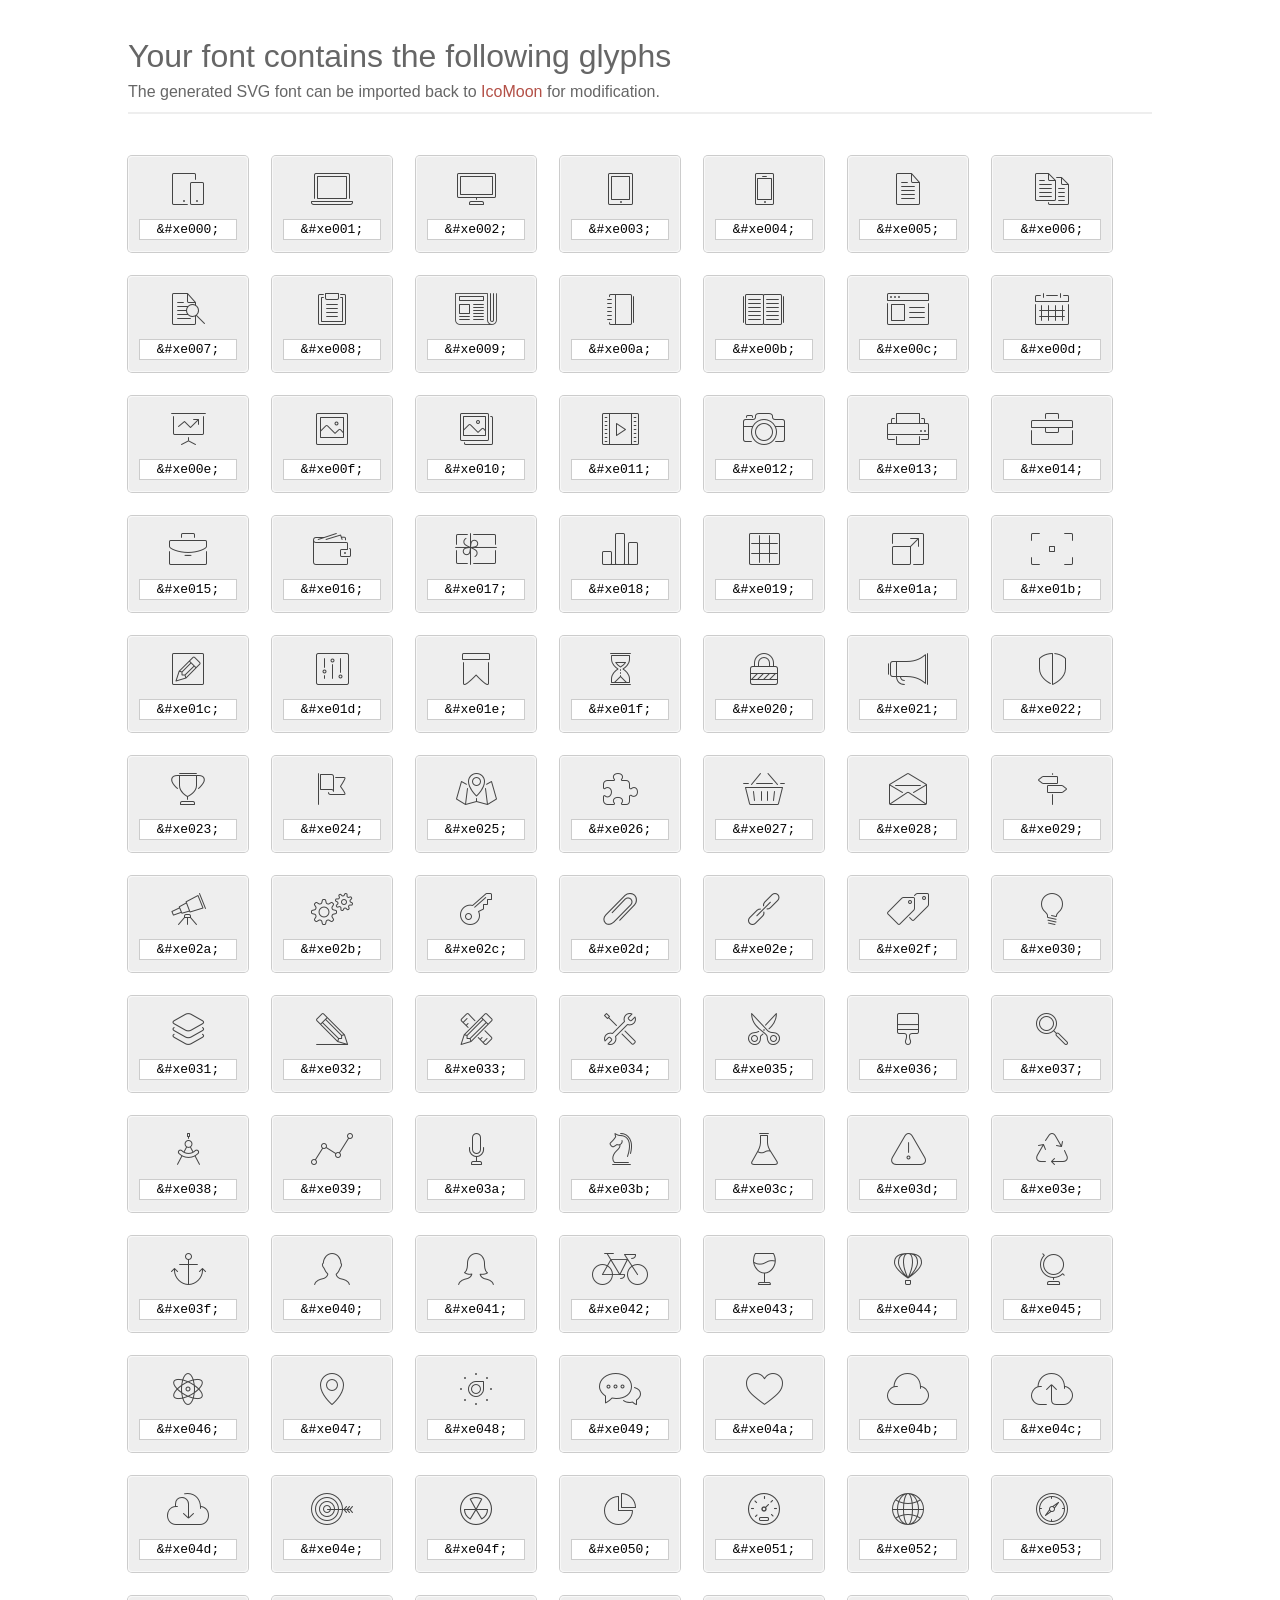
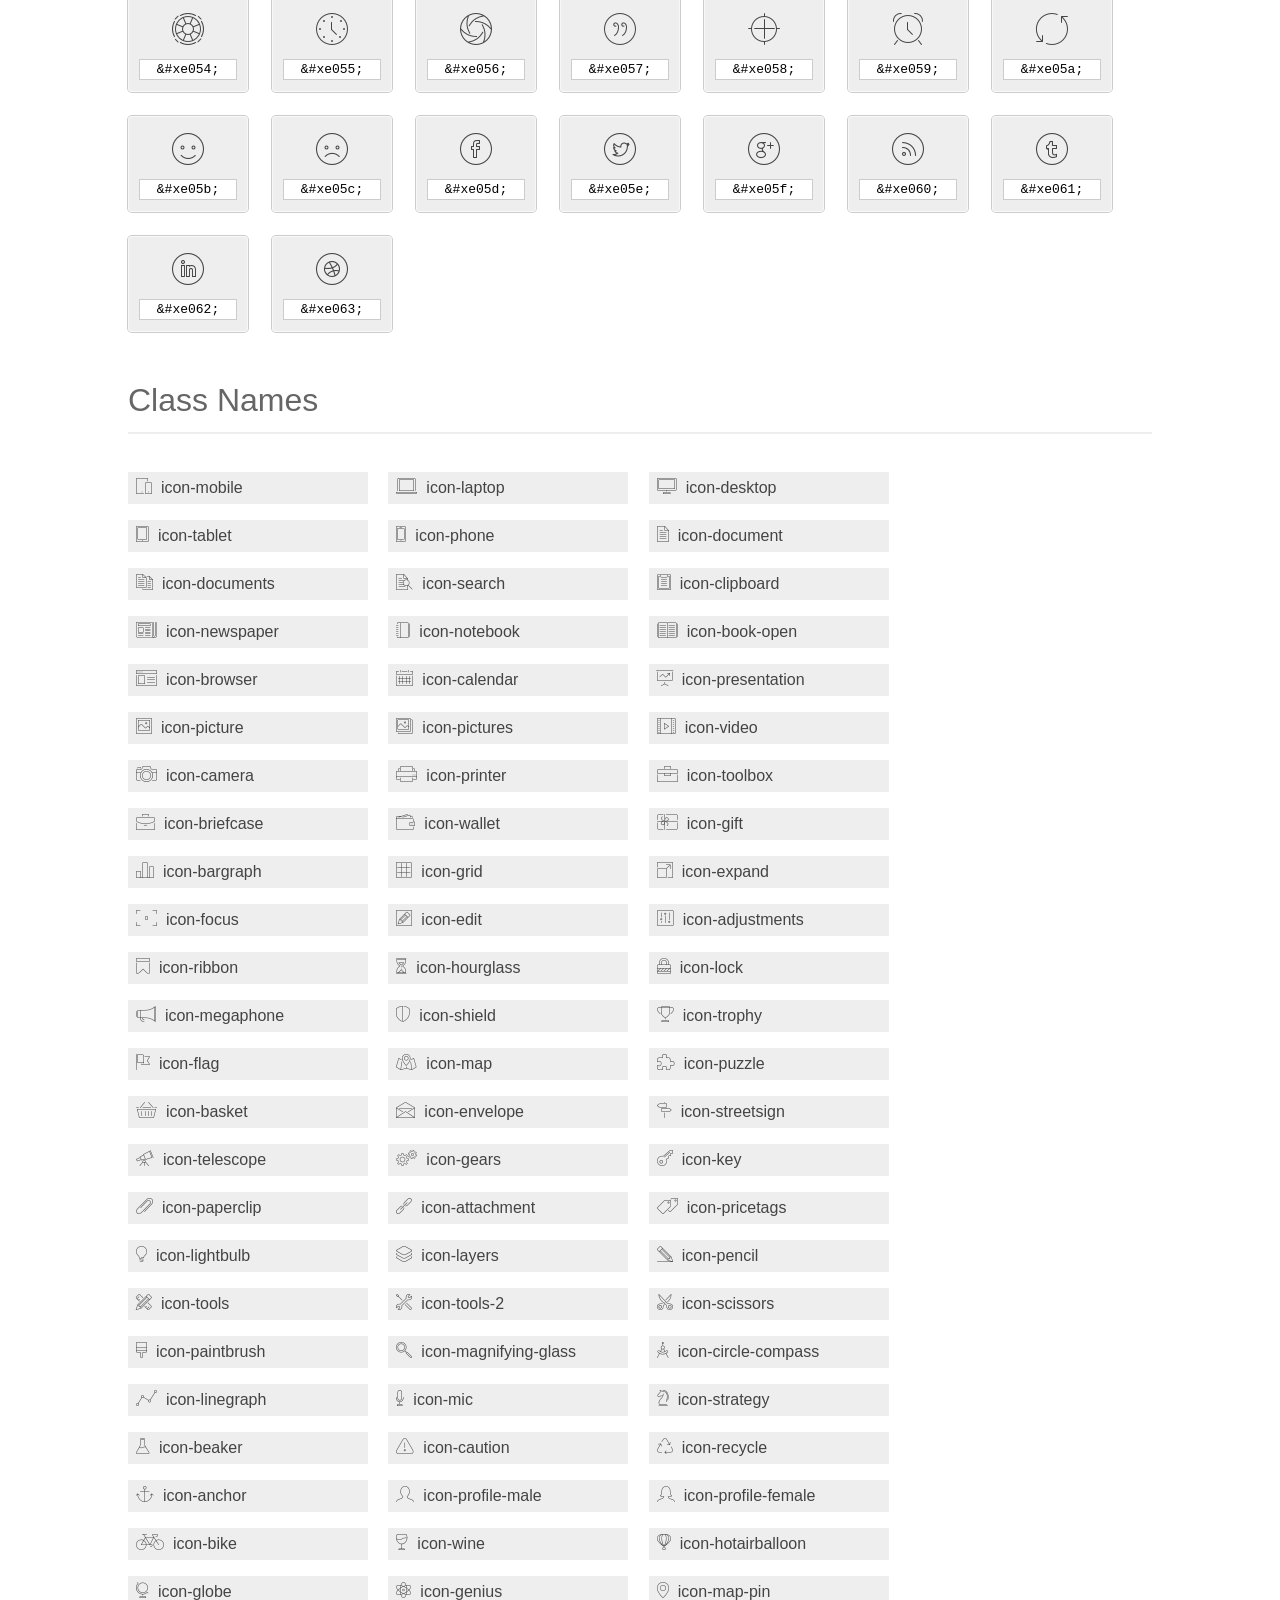
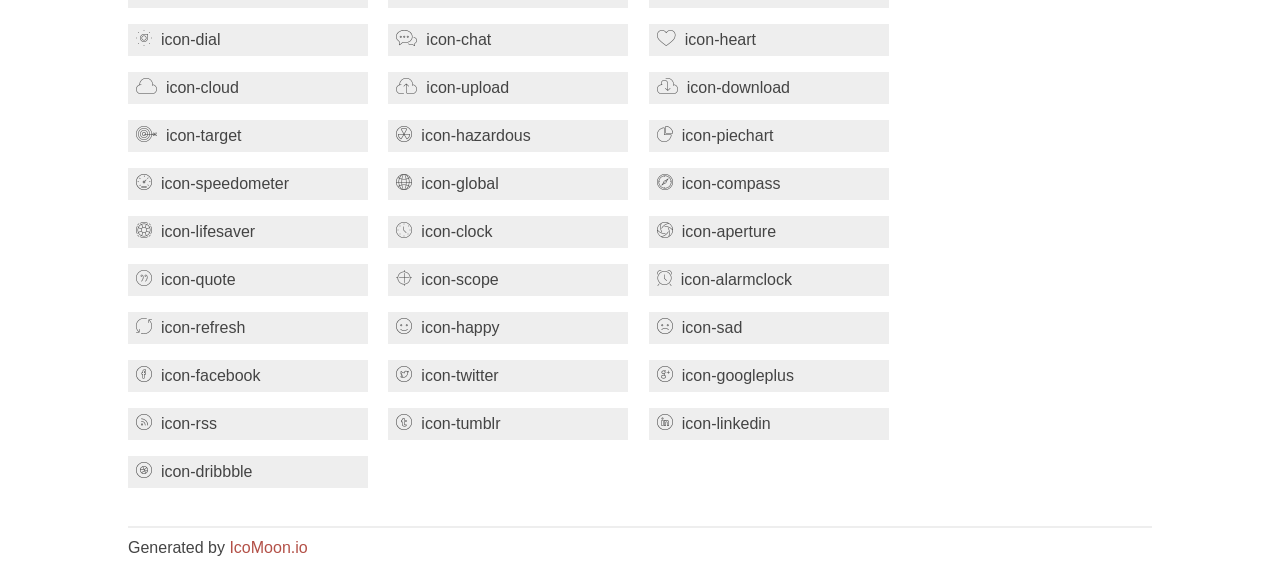
<file: fonts/et-line-font/index.html>
<!doctype html>
<html>
<head>
<title>Your Font/Glyphs</title>
<link rel="stylesheet" href="style.css" />
<!--[if lte IE 7]><script src="lte-ie7.js"></script><![endif]-->
<style>
	section, header, footer {display: block;}
	body {
		font-family: sans-serif;
		color: #444;
		line-height: 1.5;
		font-size: 1em;
	}
	* {
		-moz-box-sizing: border-box;
		-webkit-box-sizing: border-box;
		box-sizing: border-box;
		margin: 0;
		padding: 0;
	}
	.glyph {
		font-size: 16px;
		float: left;
		text-align: center;
		background: #eee;
		padding: .75em;
		margin: .75em 1.5em .75em 0;
		width: 7.5em;
		border-radius: .25em;
		box-shadow: inset 0 0 0 1px #f8f8f8, 0 0 0 1px #CCC;
	}
	.glyph input {
		font-family: consolas, monospace;
		font-size: 13px;
		width: 100%;
		text-align: center;
		border: 0;
		box-shadow: 0 0 0 1px #ccc;
		padding: .125em;
	}
	.w-main {
		width: 80%;
	}
	.centered {
		margin-left: auto;
		margin-right: auto;
	}
	.fs1 {
		font-size: 2em;
	}
	header {
		margin: 2em 0;
		padding-bottom: .5em;
		color: #666;
		box-shadow: 0 2px #eee;
	}
	header h1 {
		font-size: 2em;
		font-weight: normal;
	}
	.clearfix:before, .clearfix:after { content: ""; display: table; }
	.clearfix:after, .clear { clear: both; }
	footer {
		margin-top: 2em;
		padding: .5em 0;
		box-shadow: 0 -2px #eee;
	}
	a, a:visited {
		color: #B35047;
		text-decoration: none;
	}
	a:hover, a:focus {color: #000;}
	.box1 {
		font-size: 16px;
		display: inline-block;
		width: 15em;
		padding: .25em .5em;
		background: #eee;
		margin: .5em 1em .5em 0;
	}
</style>
</head>
<body>
	<div class="w-main centered">
	<section class="mtm clearfix" id="glyphs">
	<header>
		<h1>Your font contains the following glyphs</h1>
		<p>The generated SVG font can be imported back to <a href="http://icomoon.io/app">IcoMoon</a> for modification.</p>
	</header>
	<div class="glyph">
		<div class="fs1" aria-hidden="true" data-icon="&#xe000;"></div>
		<input type="text" readonly="readonly" value="&amp;#xe000;" />
	</div>
	<div class="glyph">
		<div class="fs1" aria-hidden="true" data-icon="&#xe001;"></div>
		<input type="text" readonly="readonly" value="&amp;#xe001;" />
	</div>
	<div class="glyph">
		<div class="fs1" aria-hidden="true" data-icon="&#xe002;"></div>
		<input type="text" readonly="readonly" value="&amp;#xe002;" />
	</div>
	<div class="glyph">
		<div class="fs1" aria-hidden="true" data-icon="&#xe003;"></div>
		<input type="text" readonly="readonly" value="&amp;#xe003;" />
	</div>
	<div class="glyph">
		<div class="fs1" aria-hidden="true" data-icon="&#xe004;"></div>
		<input type="text" readonly="readonly" value="&amp;#xe004;" />
	</div>
	<div class="glyph">
		<div class="fs1" aria-hidden="true" data-icon="&#xe005;"></div>
		<input type="text" readonly="readonly" value="&amp;#xe005;" />
	</div>
	<div class="glyph">
		<div class="fs1" aria-hidden="true" data-icon="&#xe006;"></div>
		<input type="text" readonly="readonly" value="&amp;#xe006;" />
	</div>
	<div class="glyph">
		<div class="fs1" aria-hidden="true" data-icon="&#xe007;"></div>
		<input type="text" readonly="readonly" value="&amp;#xe007;" />
	</div>
	<div class="glyph">
		<div class="fs1" aria-hidden="true" data-icon="&#xe008;"></div>
		<input type="text" readonly="readonly" value="&amp;#xe008;" />
	</div>
	<div class="glyph">
		<div class="fs1" aria-hidden="true" data-icon="&#xe009;"></div>
		<input type="text" readonly="readonly" value="&amp;#xe009;" />
	</div>
	<div class="glyph">
		<div class="fs1" aria-hidden="true" data-icon="&#xe00a;"></div>
		<input type="text" readonly="readonly" value="&amp;#xe00a;" />
	</div>
	<div class="glyph">
		<div class="fs1" aria-hidden="true" data-icon="&#xe00b;"></div>
		<input type="text" readonly="readonly" value="&amp;#xe00b;" />
	</div>
	<div class="glyph">
		<div class="fs1" aria-hidden="true" data-icon="&#xe00c;"></div>
		<input type="text" readonly="readonly" value="&amp;#xe00c;" />
	</div>
	<div class="glyph">
		<div class="fs1" aria-hidden="true" data-icon="&#xe00d;"></div>
		<input type="text" readonly="readonly" value="&amp;#xe00d;" />
	</div>
	<div class="glyph">
		<div class="fs1" aria-hidden="true" data-icon="&#xe00e;"></div>
		<input type="text" readonly="readonly" value="&amp;#xe00e;" />
	</div>
	<div class="glyph">
		<div class="fs1" aria-hidden="true" data-icon="&#xe00f;"></div>
		<input type="text" readonly="readonly" value="&amp;#xe00f;" />
	</div>
	<div class="glyph">
		<div class="fs1" aria-hidden="true" data-icon="&#xe010;"></div>
		<input type="text" readonly="readonly" value="&amp;#xe010;" />
	</div>
	<div class="glyph">
		<div class="fs1" aria-hidden="true" data-icon="&#xe011;"></div>
		<input type="text" readonly="readonly" value="&amp;#xe011;" />
	</div>
	<div class="glyph">
		<div class="fs1" aria-hidden="true" data-icon="&#xe012;"></div>
		<input type="text" readonly="readonly" value="&amp;#xe012;" />
	</div>
	<div class="glyph">
		<div class="fs1" aria-hidden="true" data-icon="&#xe013;"></div>
		<input type="text" readonly="readonly" value="&amp;#xe013;" />
	</div>
	<div class="glyph">
		<div class="fs1" aria-hidden="true" data-icon="&#xe014;"></div>
		<input type="text" readonly="readonly" value="&amp;#xe014;" />
	</div>
	<div class="glyph">
		<div class="fs1" aria-hidden="true" data-icon="&#xe015;"></div>
		<input type="text" readonly="readonly" value="&amp;#xe015;" />
	</div>
	<div class="glyph">
		<div class="fs1" aria-hidden="true" data-icon="&#xe016;"></div>
		<input type="text" readonly="readonly" value="&amp;#xe016;" />
	</div>
	<div class="glyph">
		<div class="fs1" aria-hidden="true" data-icon="&#xe017;"></div>
		<input type="text" readonly="readonly" value="&amp;#xe017;" />
	</div>
	<div class="glyph">
		<div class="fs1" aria-hidden="true" data-icon="&#xe018;"></div>
		<input type="text" readonly="readonly" value="&amp;#xe018;" />
	</div>
	<div class="glyph">
		<div class="fs1" aria-hidden="true" data-icon="&#xe019;"></div>
		<input type="text" readonly="readonly" value="&amp;#xe019;" />
	</div>
	<div class="glyph">
		<div class="fs1" aria-hidden="true" data-icon="&#xe01a;"></div>
		<input type="text" readonly="readonly" value="&amp;#xe01a;" />
	</div>
	<div class="glyph">
		<div class="fs1" aria-hidden="true" data-icon="&#xe01b;"></div>
		<input type="text" readonly="readonly" value="&amp;#xe01b;" />
	</div>
	<div class="glyph">
		<div class="fs1" aria-hidden="true" data-icon="&#xe01c;"></div>
		<input type="text" readonly="readonly" value="&amp;#xe01c;" />
	</div>
	<div class="glyph">
		<div class="fs1" aria-hidden="true" data-icon="&#xe01d;"></div>
		<input type="text" readonly="readonly" value="&amp;#xe01d;" />
	</div>
	<div class="glyph">
		<div class="fs1" aria-hidden="true" data-icon="&#xe01e;"></div>
		<input type="text" readonly="readonly" value="&amp;#xe01e;" />
	</div>
	<div class="glyph">
		<div class="fs1" aria-hidden="true" data-icon="&#xe01f;"></div>
		<input type="text" readonly="readonly" value="&amp;#xe01f;" />
	</div>
	<div class="glyph">
		<div class="fs1" aria-hidden="true" data-icon="&#xe020;"></div>
		<input type="text" readonly="readonly" value="&amp;#xe020;" />
	</div>
	<div class="glyph">
		<div class="fs1" aria-hidden="true" data-icon="&#xe021;"></div>
		<input type="text" readonly="readonly" value="&amp;#xe021;" />
	</div>
	<div class="glyph">
		<div class="fs1" aria-hidden="true" data-icon="&#xe022;"></div>
		<input type="text" readonly="readonly" value="&amp;#xe022;" />
	</div>
	<div class="glyph">
		<div class="fs1" aria-hidden="true" data-icon="&#xe023;"></div>
		<input type="text" readonly="readonly" value="&amp;#xe023;" />
	</div>
	<div class="glyph">
		<div class="fs1" aria-hidden="true" data-icon="&#xe024;"></div>
		<input type="text" readonly="readonly" value="&amp;#xe024;" />
	</div>
	<div class="glyph">
		<div class="fs1" aria-hidden="true" data-icon="&#xe025;"></div>
		<input type="text" readonly="readonly" value="&amp;#xe025;" />
	</div>
	<div class="glyph">
		<div class="fs1" aria-hidden="true" data-icon="&#xe026;"></div>
		<input type="text" readonly="readonly" value="&amp;#xe026;" />
	</div>
	<div class="glyph">
		<div class="fs1" aria-hidden="true" data-icon="&#xe027;"></div>
		<input type="text" readonly="readonly" value="&amp;#xe027;" />
	</div>
	<div class="glyph">
		<div class="fs1" aria-hidden="true" data-icon="&#xe028;"></div>
		<input type="text" readonly="readonly" value="&amp;#xe028;" />
	</div>
	<div class="glyph">
		<div class="fs1" aria-hidden="true" data-icon="&#xe029;"></div>
		<input type="text" readonly="readonly" value="&amp;#xe029;" />
	</div>
	<div class="glyph">
		<div class="fs1" aria-hidden="true" data-icon="&#xe02a;"></div>
		<input type="text" readonly="readonly" value="&amp;#xe02a;" />
	</div>
	<div class="glyph">
		<div class="fs1" aria-hidden="true" data-icon="&#xe02b;"></div>
		<input type="text" readonly="readonly" value="&amp;#xe02b;" />
	</div>
	<div class="glyph">
		<div class="fs1" aria-hidden="true" data-icon="&#xe02c;"></div>
		<input type="text" readonly="readonly" value="&amp;#xe02c;" />
	</div>
	<div class="glyph">
		<div class="fs1" aria-hidden="true" data-icon="&#xe02d;"></div>
		<input type="text" readonly="readonly" value="&amp;#xe02d;" />
	</div>
	<div class="glyph">
		<div class="fs1" aria-hidden="true" data-icon="&#xe02e;"></div>
		<input type="text" readonly="readonly" value="&amp;#xe02e;" />
	</div>
	<div class="glyph">
		<div class="fs1" aria-hidden="true" data-icon="&#xe02f;"></div>
		<input type="text" readonly="readonly" value="&amp;#xe02f;" />
	</div>
	<div class="glyph">
		<div class="fs1" aria-hidden="true" data-icon="&#xe030;"></div>
		<input type="text" readonly="readonly" value="&amp;#xe030;" />
	</div>
	<div class="glyph">
		<div class="fs1" aria-hidden="true" data-icon="&#xe031;"></div>
		<input type="text" readonly="readonly" value="&amp;#xe031;" />
	</div>
	<div class="glyph">
		<div class="fs1" aria-hidden="true" data-icon="&#xe032;"></div>
		<input type="text" readonly="readonly" value="&amp;#xe032;" />
	</div>
	<div class="glyph">
		<div class="fs1" aria-hidden="true" data-icon="&#xe033;"></div>
		<input type="text" readonly="readonly" value="&amp;#xe033;" />
	</div>
	<div class="glyph">
		<div class="fs1" aria-hidden="true" data-icon="&#xe034;"></div>
		<input type="text" readonly="readonly" value="&amp;#xe034;" />
	</div>
	<div class="glyph">
		<div class="fs1" aria-hidden="true" data-icon="&#xe035;"></div>
		<input type="text" readonly="readonly" value="&amp;#xe035;" />
	</div>
	<div class="glyph">
		<div class="fs1" aria-hidden="true" data-icon="&#xe036;"></div>
		<input type="text" readonly="readonly" value="&amp;#xe036;" />
	</div>
	<div class="glyph">
		<div class="fs1" aria-hidden="true" data-icon="&#xe037;"></div>
		<input type="text" readonly="readonly" value="&amp;#xe037;" />
	</div>
	<div class="glyph">
		<div class="fs1" aria-hidden="true" data-icon="&#xe038;"></div>
		<input type="text" readonly="readonly" value="&amp;#xe038;" />
	</div>
	<div class="glyph">
		<div class="fs1" aria-hidden="true" data-icon="&#xe039;"></div>
		<input type="text" readonly="readonly" value="&amp;#xe039;" />
	</div>
	<div class="glyph">
		<div class="fs1" aria-hidden="true" data-icon="&#xe03a;"></div>
		<input type="text" readonly="readonly" value="&amp;#xe03a;" />
	</div>
	<div class="glyph">
		<div class="fs1" aria-hidden="true" data-icon="&#xe03b;"></div>
		<input type="text" readonly="readonly" value="&amp;#xe03b;" />
	</div>
	<div class="glyph">
		<div class="fs1" aria-hidden="true" data-icon="&#xe03c;"></div>
		<input type="text" readonly="readonly" value="&amp;#xe03c;" />
	</div>
	<div class="glyph">
		<div class="fs1" aria-hidden="true" data-icon="&#xe03d;"></div>
		<input type="text" readonly="readonly" value="&amp;#xe03d;" />
	</div>
	<div class="glyph">
		<div class="fs1" aria-hidden="true" data-icon="&#xe03e;"></div>
		<input type="text" readonly="readonly" value="&amp;#xe03e;" />
	</div>
	<div class="glyph">
		<div class="fs1" aria-hidden="true" data-icon="&#xe03f;"></div>
		<input type="text" readonly="readonly" value="&amp;#xe03f;" />
	</div>
	<div class="glyph">
		<div class="fs1" aria-hidden="true" data-icon="&#xe040;"></div>
		<input type="text" readonly="readonly" value="&amp;#xe040;" />
	</div>
	<div class="glyph">
		<div class="fs1" aria-hidden="true" data-icon="&#xe041;"></div>
		<input type="text" readonly="readonly" value="&amp;#xe041;" />
	</div>
	<div class="glyph">
		<div class="fs1" aria-hidden="true" data-icon="&#xe042;"></div>
		<input type="text" readonly="readonly" value="&amp;#xe042;" />
	</div>
	<div class="glyph">
		<div class="fs1" aria-hidden="true" data-icon="&#xe043;"></div>
		<input type="text" readonly="readonly" value="&amp;#xe043;" />
	</div>
	<div class="glyph">
		<div class="fs1" aria-hidden="true" data-icon="&#xe044;"></div>
		<input type="text" readonly="readonly" value="&amp;#xe044;" />
	</div>
	<div class="glyph">
		<div class="fs1" aria-hidden="true" data-icon="&#xe045;"></div>
		<input type="text" readonly="readonly" value="&amp;#xe045;" />
	</div>
	<div class="glyph">
		<div class="fs1" aria-hidden="true" data-icon="&#xe046;"></div>
		<input type="text" readonly="readonly" value="&amp;#xe046;" />
	</div>
	<div class="glyph">
		<div class="fs1" aria-hidden="true" data-icon="&#xe047;"></div>
		<input type="text" readonly="readonly" value="&amp;#xe047;" />
	</div>
	<div class="glyph">
		<div class="fs1" aria-hidden="true" data-icon="&#xe048;"></div>
		<input type="text" readonly="readonly" value="&amp;#xe048;" />
	</div>
	<div class="glyph">
		<div class="fs1" aria-hidden="true" data-icon="&#xe049;"></div>
		<input type="text" readonly="readonly" value="&amp;#xe049;" />
	</div>
	<div class="glyph">
		<div class="fs1" aria-hidden="true" data-icon="&#xe04a;"></div>
		<input type="text" readonly="readonly" value="&amp;#xe04a;" />
	</div>
	<div class="glyph">
		<div class="fs1" aria-hidden="true" data-icon="&#xe04b;"></div>
		<input type="text" readonly="readonly" value="&amp;#xe04b;" />
	</div>
	<div class="glyph">
		<div class="fs1" aria-hidden="true" data-icon="&#xe04c;"></div>
		<input type="text" readonly="readonly" value="&amp;#xe04c;" />
	</div>
	<div class="glyph">
		<div class="fs1" aria-hidden="true" data-icon="&#xe04d;"></div>
		<input type="text" readonly="readonly" value="&amp;#xe04d;" />
	</div>
	<div class="glyph">
		<div class="fs1" aria-hidden="true" data-icon="&#xe04e;"></div>
		<input type="text" readonly="readonly" value="&amp;#xe04e;" />
	</div>
	<div class="glyph">
		<div class="fs1" aria-hidden="true" data-icon="&#xe04f;"></div>
		<input type="text" readonly="readonly" value="&amp;#xe04f;" />
	</div>
	<div class="glyph">
		<div class="fs1" aria-hidden="true" data-icon="&#xe050;"></div>
		<input type="text" readonly="readonly" value="&amp;#xe050;" />
	</div>
	<div class="glyph">
		<div class="fs1" aria-hidden="true" data-icon="&#xe051;"></div>
		<input type="text" readonly="readonly" value="&amp;#xe051;" />
	</div>
	<div class="glyph">
		<div class="fs1" aria-hidden="true" data-icon="&#xe052;"></div>
		<input type="text" readonly="readonly" value="&amp;#xe052;" />
	</div>
	<div class="glyph">
		<div class="fs1" aria-hidden="true" data-icon="&#xe053;"></div>
		<input type="text" readonly="readonly" value="&amp;#xe053;" />
	</div>
	<div class="glyph">
		<div class="fs1" aria-hidden="true" data-icon="&#xe054;"></div>
		<input type="text" readonly="readonly" value="&amp;#xe054;" />
	</div>
	<div class="glyph">
		<div class="fs1" aria-hidden="true" data-icon="&#xe055;"></div>
		<input type="text" readonly="readonly" value="&amp;#xe055;" />
	</div>
	<div class="glyph">
		<div class="fs1" aria-hidden="true" data-icon="&#xe056;"></div>
		<input type="text" readonly="readonly" value="&amp;#xe056;" />
	</div>
	<div class="glyph">
		<div class="fs1" aria-hidden="true" data-icon="&#xe057;"></div>
		<input type="text" readonly="readonly" value="&amp;#xe057;" />
	</div>
	<div class="glyph">
		<div class="fs1" aria-hidden="true" data-icon="&#xe058;"></div>
		<input type="text" readonly="readonly" value="&amp;#xe058;" />
	</div>
	<div class="glyph">
		<div class="fs1" aria-hidden="true" data-icon="&#xe059;"></div>
		<input type="text" readonly="readonly" value="&amp;#xe059;" />
	</div>
	<div class="glyph">
		<div class="fs1" aria-hidden="true" data-icon="&#xe05a;"></div>
		<input type="text" readonly="readonly" value="&amp;#xe05a;" />
	</div>
	<div class="glyph">
		<div class="fs1" aria-hidden="true" data-icon="&#xe05b;"></div>
		<input type="text" readonly="readonly" value="&amp;#xe05b;" />
	</div>
	<div class="glyph">
		<div class="fs1" aria-hidden="true" data-icon="&#xe05c;"></div>
		<input type="text" readonly="readonly" value="&amp;#xe05c;" />
	</div>
	<div class="glyph">
		<div class="fs1" aria-hidden="true" data-icon="&#xe05d;"></div>
		<input type="text" readonly="readonly" value="&amp;#xe05d;" />
	</div>
	<div class="glyph">
		<div class="fs1" aria-hidden="true" data-icon="&#xe05e;"></div>
		<input type="text" readonly="readonly" value="&amp;#xe05e;" />
	</div>
	<div class="glyph">
		<div class="fs1" aria-hidden="true" data-icon="&#xe05f;"></div>
		<input type="text" readonly="readonly" value="&amp;#xe05f;" />
	</div>
	<div class="glyph">
		<div class="fs1" aria-hidden="true" data-icon="&#xe060;"></div>
		<input type="text" readonly="readonly" value="&amp;#xe060;" />
	</div>
	<div class="glyph">
		<div class="fs1" aria-hidden="true" data-icon="&#xe061;"></div>
		<input type="text" readonly="readonly" value="&amp;#xe061;" />
	</div>
	<div class="glyph">
		<div class="fs1" aria-hidden="true" data-icon="&#xe062;"></div>
		<input type="text" readonly="readonly" value="&amp;#xe062;" />
	</div>
	<div class="glyph">
		<div class="fs1" aria-hidden="true" data-icon="&#xe063;"></div>
		<input type="text" readonly="readonly" value="&amp;#xe063;" />
	</div>
	</section>
	<div class="clear"></div>
	<section class="mtm clearfix" id="glyphs">
	<header>
		<h1>Class Names</h1>
	</header>
	<span class="box1">
		<span aria-hidden="true" class="icon-mobile"></span>
		&nbsp;icon-mobile
	</span>
	<span class="box1">
		<span aria-hidden="true" class="icon-laptop"></span>
		&nbsp;icon-laptop
	</span>
	<span class="box1">
		<span aria-hidden="true" class="icon-desktop"></span>
		&nbsp;icon-desktop
	</span>
	<span class="box1">
		<span aria-hidden="true" class="icon-tablet"></span>
		&nbsp;icon-tablet
	</span>
	<span class="box1">
		<span aria-hidden="true" class="icon-phone"></span>
		&nbsp;icon-phone
	</span>
	<span class="box1">
		<span aria-hidden="true" class="icon-document"></span>
		&nbsp;icon-document
	</span>
	<span class="box1">
		<span aria-hidden="true" class="icon-documents"></span>
		&nbsp;icon-documents
	</span>
	<span class="box1">
		<span aria-hidden="true" class="icon-search"></span>
		&nbsp;icon-search
	</span>
	<span class="box1">
		<span aria-hidden="true" class="icon-clipboard"></span>
		&nbsp;icon-clipboard
	</span>
	<span class="box1">
		<span aria-hidden="true" class="icon-newspaper"></span>
		&nbsp;icon-newspaper
	</span>
	<span class="box1">
		<span aria-hidden="true" class="icon-notebook"></span>
		&nbsp;icon-notebook
	</span>
	<span class="box1">
		<span aria-hidden="true" class="icon-book-open"></span>
		&nbsp;icon-book-open
	</span>
	<span class="box1">
		<span aria-hidden="true" class="icon-browser"></span>
		&nbsp;icon-browser
	</span>
	<span class="box1">
		<span aria-hidden="true" class="icon-calendar"></span>
		&nbsp;icon-calendar
	</span>
	<span class="box1">
		<span aria-hidden="true" class="icon-presentation"></span>
		&nbsp;icon-presentation
	</span>
	<span class="box1">
		<span aria-hidden="true" class="icon-picture"></span>
		&nbsp;icon-picture
	</span>
	<span class="box1">
		<span aria-hidden="true" class="icon-pictures"></span>
		&nbsp;icon-pictures
	</span>
	<span class="box1">
		<span aria-hidden="true" class="icon-video"></span>
		&nbsp;icon-video
	</span>
	<span class="box1">
		<span aria-hidden="true" class="icon-camera"></span>
		&nbsp;icon-camera
	</span>
	<span class="box1">
		<span aria-hidden="true" class="icon-printer"></span>
		&nbsp;icon-printer
	</span>
	<span class="box1">
		<span aria-hidden="true" class="icon-toolbox"></span>
		&nbsp;icon-toolbox
	</span>
	<span class="box1">
		<span aria-hidden="true" class="icon-briefcase"></span>
		&nbsp;icon-briefcase
	</span>
	<span class="box1">
		<span aria-hidden="true" class="icon-wallet"></span>
		&nbsp;icon-wallet
	</span>
	<span class="box1">
		<span aria-hidden="true" class="icon-gift"></span>
		&nbsp;icon-gift
	</span>
	<span class="box1">
		<span aria-hidden="true" class="icon-bargraph"></span>
		&nbsp;icon-bargraph
	</span>
	<span class="box1">
		<span aria-hidden="true" class="icon-grid"></span>
		&nbsp;icon-grid
	</span>
	<span class="box1">
		<span aria-hidden="true" class="icon-expand"></span>
		&nbsp;icon-expand
	</span>
	<span class="box1">
		<span aria-hidden="true" class="icon-focus"></span>
		&nbsp;icon-focus
	</span>
	<span class="box1">
		<span aria-hidden="true" class="icon-edit"></span>
		&nbsp;icon-edit
	</span>
	<span class="box1">
		<span aria-hidden="true" class="icon-adjustments"></span>
		&nbsp;icon-adjustments
	</span>
	<span class="box1">
		<span aria-hidden="true" class="icon-ribbon"></span>
		&nbsp;icon-ribbon
	</span>
	<span class="box1">
		<span aria-hidden="true" class="icon-hourglass"></span>
		&nbsp;icon-hourglass
	</span>
	<span class="box1">
		<span aria-hidden="true" class="icon-lock"></span>
		&nbsp;icon-lock
	</span>
	<span class="box1">
		<span aria-hidden="true" class="icon-megaphone"></span>
		&nbsp;icon-megaphone
	</span>
	<span class="box1">
		<span aria-hidden="true" class="icon-shield"></span>
		&nbsp;icon-shield
	</span>
	<span class="box1">
		<span aria-hidden="true" class="icon-trophy"></span>
		&nbsp;icon-trophy
	</span>
	<span class="box1">
		<span aria-hidden="true" class="icon-flag"></span>
		&nbsp;icon-flag
	</span>
	<span class="box1">
		<span aria-hidden="true" class="icon-map"></span>
		&nbsp;icon-map
	</span>
	<span class="box1">
		<span aria-hidden="true" class="icon-puzzle"></span>
		&nbsp;icon-puzzle
	</span>
	<span class="box1">
		<span aria-hidden="true" class="icon-basket"></span>
		&nbsp;icon-basket
	</span>
	<span class="box1">
		<span aria-hidden="true" class="icon-envelope"></span>
		&nbsp;icon-envelope
	</span>
	<span class="box1">
		<span aria-hidden="true" class="icon-streetsign"></span>
		&nbsp;icon-streetsign
	</span>
	<span class="box1">
		<span aria-hidden="true" class="icon-telescope"></span>
		&nbsp;icon-telescope
	</span>
	<span class="box1">
		<span aria-hidden="true" class="icon-gears"></span>
		&nbsp;icon-gears
	</span>
	<span class="box1">
		<span aria-hidden="true" class="icon-key"></span>
		&nbsp;icon-key
	</span>
	<span class="box1">
		<span aria-hidden="true" class="icon-paperclip"></span>
		&nbsp;icon-paperclip
	</span>
	<span class="box1">
		<span aria-hidden="true" class="icon-attachment"></span>
		&nbsp;icon-attachment
	</span>
	<span class="box1">
		<span aria-hidden="true" class="icon-pricetags"></span>
		&nbsp;icon-pricetags
	</span>
	<span class="box1">
		<span aria-hidden="true" class="icon-lightbulb"></span>
		&nbsp;icon-lightbulb
	</span>
	<span class="box1">
		<span aria-hidden="true" class="icon-layers"></span>
		&nbsp;icon-layers
	</span>
	<span class="box1">
		<span aria-hidden="true" class="icon-pencil"></span>
		&nbsp;icon-pencil
	</span>
	<span class="box1">
		<span aria-hidden="true" class="icon-tools"></span>
		&nbsp;icon-tools
	</span>
	<span class="box1">
		<span aria-hidden="true" class="icon-tools-2"></span>
		&nbsp;icon-tools-2
	</span>
	<span class="box1">
		<span aria-hidden="true" class="icon-scissors"></span>
		&nbsp;icon-scissors
	</span>
	<span class="box1">
		<span aria-hidden="true" class="icon-paintbrush"></span>
		&nbsp;icon-paintbrush
	</span>
	<span class="box1">
		<span aria-hidden="true" class="icon-magnifying-glass"></span>
		&nbsp;icon-magnifying-glass
	</span>
	<span class="box1">
		<span aria-hidden="true" class="icon-circle-compass"></span>
		&nbsp;icon-circle-compass
	</span>
	<span class="box1">
		<span aria-hidden="true" class="icon-linegraph"></span>
		&nbsp;icon-linegraph
	</span>
	<span class="box1">
		<span aria-hidden="true" class="icon-mic"></span>
		&nbsp;icon-mic
	</span>
	<span class="box1">
		<span aria-hidden="true" class="icon-strategy"></span>
		&nbsp;icon-strategy
	</span>
	<span class="box1">
		<span aria-hidden="true" class="icon-beaker"></span>
		&nbsp;icon-beaker
	</span>
	<span class="box1">
		<span aria-hidden="true" class="icon-caution"></span>
		&nbsp;icon-caution
	</span>
	<span class="box1">
		<span aria-hidden="true" class="icon-recycle"></span>
		&nbsp;icon-recycle
	</span>
	<span class="box1">
		<span aria-hidden="true" class="icon-anchor"></span>
		&nbsp;icon-anchor
	</span>
	<span class="box1">
		<span aria-hidden="true" class="icon-profile-male"></span>
		&nbsp;icon-profile-male
	</span>
	<span class="box1">
		<span aria-hidden="true" class="icon-profile-female"></span>
		&nbsp;icon-profile-female
	</span>
	<span class="box1">
		<span aria-hidden="true" class="icon-bike"></span>
		&nbsp;icon-bike
	</span>
	<span class="box1">
		<span aria-hidden="true" class="icon-wine"></span>
		&nbsp;icon-wine
	</span>
	<span class="box1">
		<span aria-hidden="true" class="icon-hotairballoon"></span>
		&nbsp;icon-hotairballoon
	</span>
	<span class="box1">
		<span aria-hidden="true" class="icon-globe"></span>
		&nbsp;icon-globe
	</span>
	<span class="box1">
		<span aria-hidden="true" class="icon-genius"></span>
		&nbsp;icon-genius
	</span>
	<span class="box1">
		<span aria-hidden="true" class="icon-map-pin"></span>
		&nbsp;icon-map-pin
	</span>
	<span class="box1">
		<span aria-hidden="true" class="icon-dial"></span>
		&nbsp;icon-dial
	</span>
	<span class="box1">
		<span aria-hidden="true" class="icon-chat"></span>
		&nbsp;icon-chat
	</span>
	<span class="box1">
		<span aria-hidden="true" class="icon-heart"></span>
		&nbsp;icon-heart
	</span>
	<span class="box1">
		<span aria-hidden="true" class="icon-cloud"></span>
		&nbsp;icon-cloud
	</span>
	<span class="box1">
		<span aria-hidden="true" class="icon-upload"></span>
		&nbsp;icon-upload
	</span>
	<span class="box1">
		<span aria-hidden="true" class="icon-download"></span>
		&nbsp;icon-download
	</span>
	<span class="box1">
		<span aria-hidden="true" class="icon-target"></span>
		&nbsp;icon-target
	</span>
	<span class="box1">
		<span aria-hidden="true" class="icon-hazardous"></span>
		&nbsp;icon-hazardous
	</span>
	<span class="box1">
		<span aria-hidden="true" class="icon-piechart"></span>
		&nbsp;icon-piechart
	</span>
	<span class="box1">
		<span aria-hidden="true" class="icon-speedometer"></span>
		&nbsp;icon-speedometer
	</span>
	<span class="box1">
		<span aria-hidden="true" class="icon-global"></span>
		&nbsp;icon-global
	</span>
	<span class="box1">
		<span aria-hidden="true" class="icon-compass"></span>
		&nbsp;icon-compass
	</span>
	<span class="box1">
		<span aria-hidden="true" class="icon-lifesaver"></span>
		&nbsp;icon-lifesaver
	</span>
	<span class="box1">
		<span aria-hidden="true" class="icon-clock"></span>
		&nbsp;icon-clock
	</span>
	<span class="box1">
		<span aria-hidden="true" class="icon-aperture"></span>
		&nbsp;icon-aperture
	</span>
	<span class="box1">
		<span aria-hidden="true" class="icon-quote"></span>
		&nbsp;icon-quote
	</span>
	<span class="box1">
		<span aria-hidden="true" class="icon-scope"></span>
		&nbsp;icon-scope
	</span>
	<span class="box1">
		<span aria-hidden="true" class="icon-alarmclock"></span>
		&nbsp;icon-alarmclock
	</span>
	<span class="box1">
		<span aria-hidden="true" class="icon-refresh"></span>
		&nbsp;icon-refresh
	</span>
	<span class="box1">
		<span aria-hidden="true" class="icon-happy"></span>
		&nbsp;icon-happy
	</span>
	<span class="box1">
		<span aria-hidden="true" class="icon-sad"></span>
		&nbsp;icon-sad
	</span>
	<span class="box1">
		<span aria-hidden="true" class="icon-facebook"></span>
		&nbsp;icon-facebook
	</span>
	<span class="box1">
		<span aria-hidden="true" class="icon-twitter"></span>
		&nbsp;icon-twitter
	</span>
	<span class="box1">
		<span aria-hidden="true" class="icon-googleplus"></span>
		&nbsp;icon-googleplus
	</span>
	<span class="box1">
		<span aria-hidden="true" class="icon-rss"></span>
		&nbsp;icon-rss
	</span>
	<span class="box1">
		<span aria-hidden="true" class="icon-tumblr"></span>
		&nbsp;icon-tumblr
	</span>
	<span class="box1">
		<span aria-hidden="true" class="icon-linkedin"></span>
		&nbsp;icon-linkedin
	</span>
	<span class="box1">
		<span aria-hidden="true" class="icon-dribbble"></span>
		&nbsp;icon-dribbble
	</span>
	</section>
	<footer class="footer-light">
		<p>Generated by <a href="http://icomoon.io">IcoMoon.io</a></p>
	</footer>
	</div>
	<script>
	document.getElementById("glyphs").addEventListener("click", function(e) {
		var target = e.target;
		if (target.tagName === "INPUT") {
			target.select();
		}
	});
	</script>
</body>
</html>
</file>
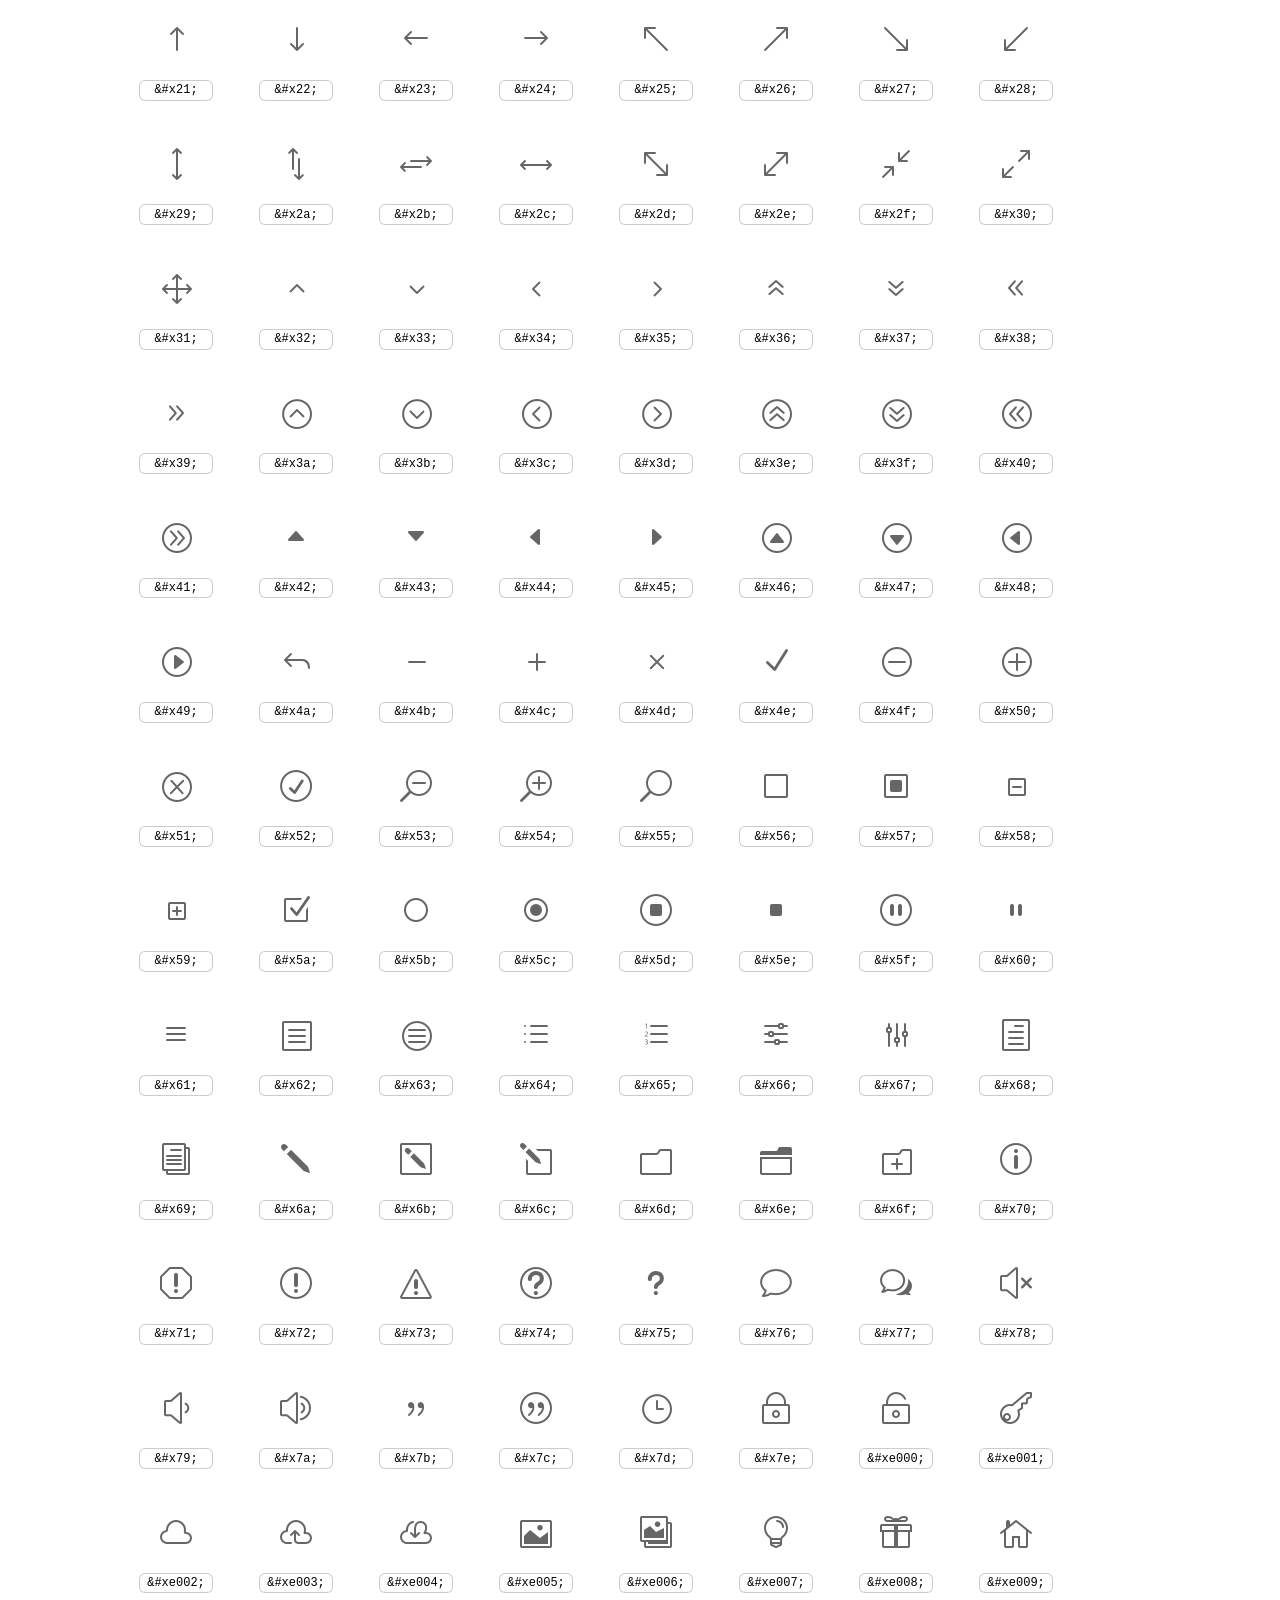
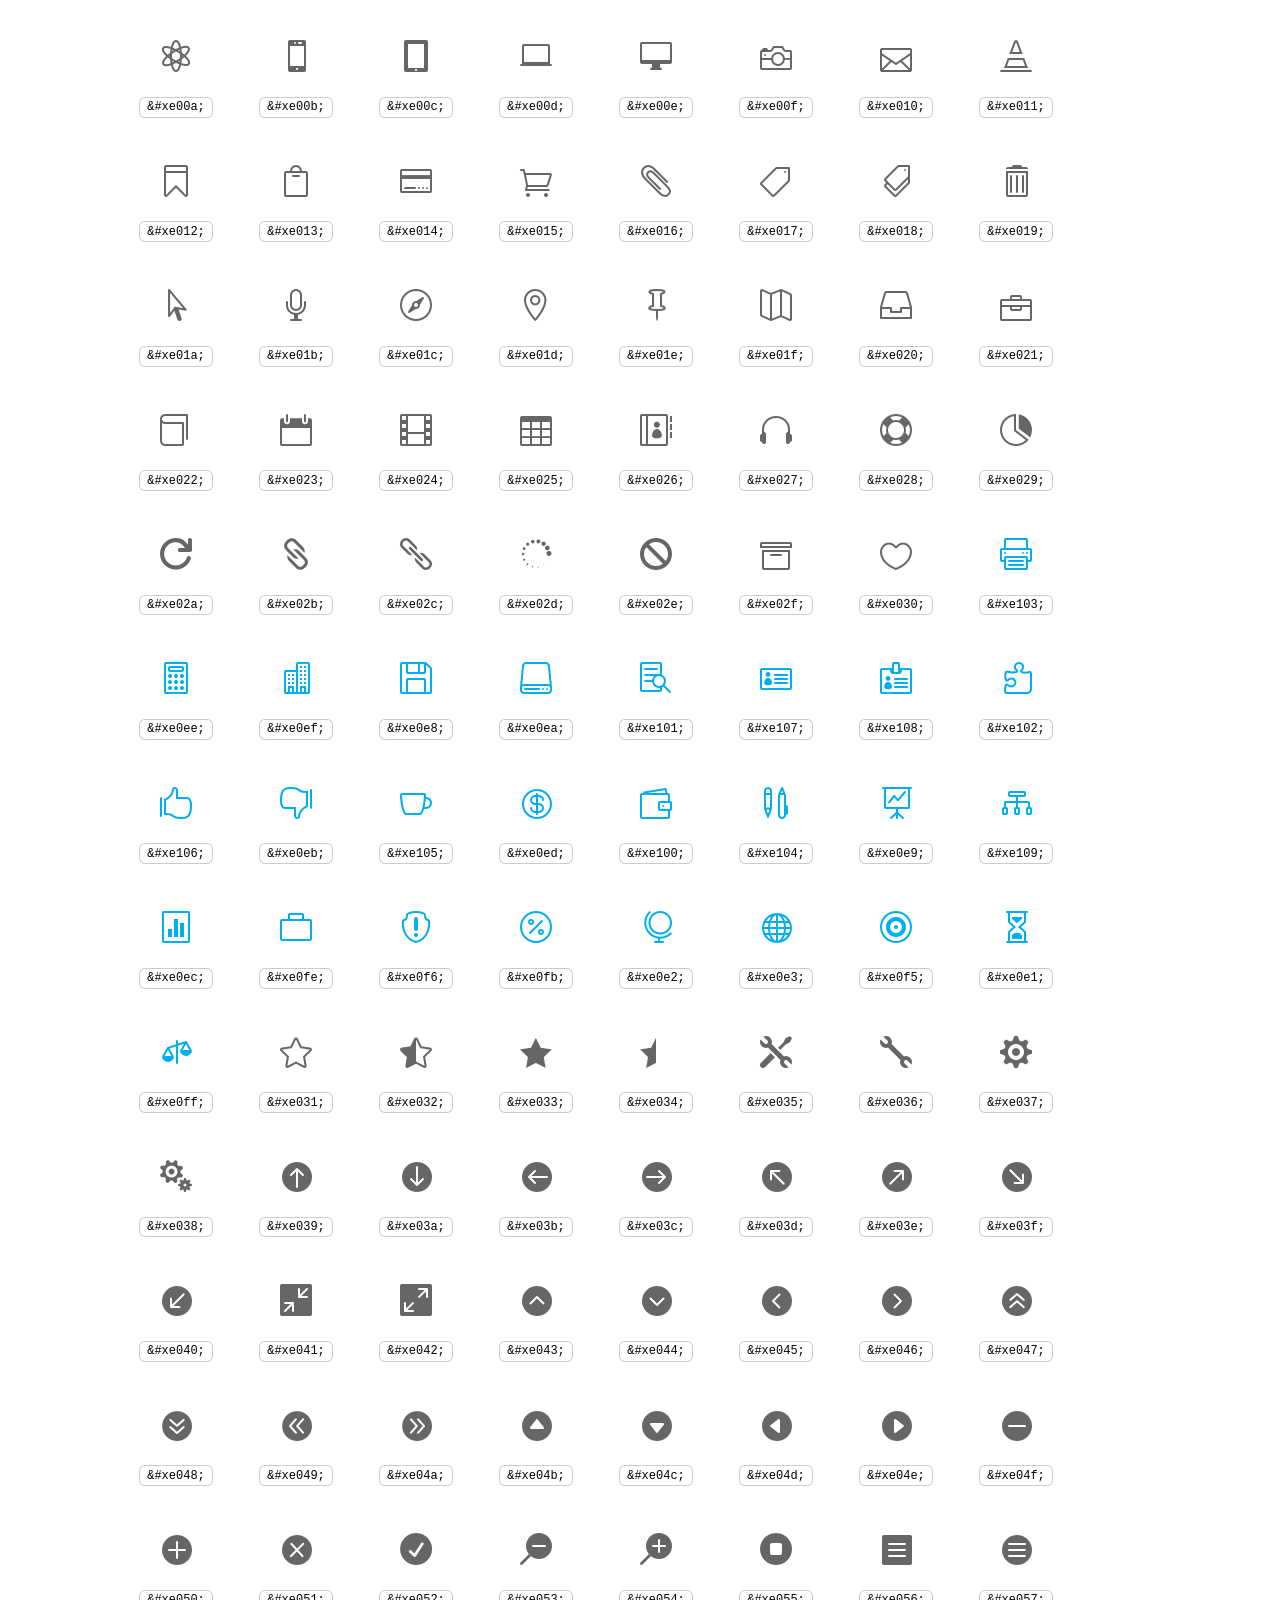
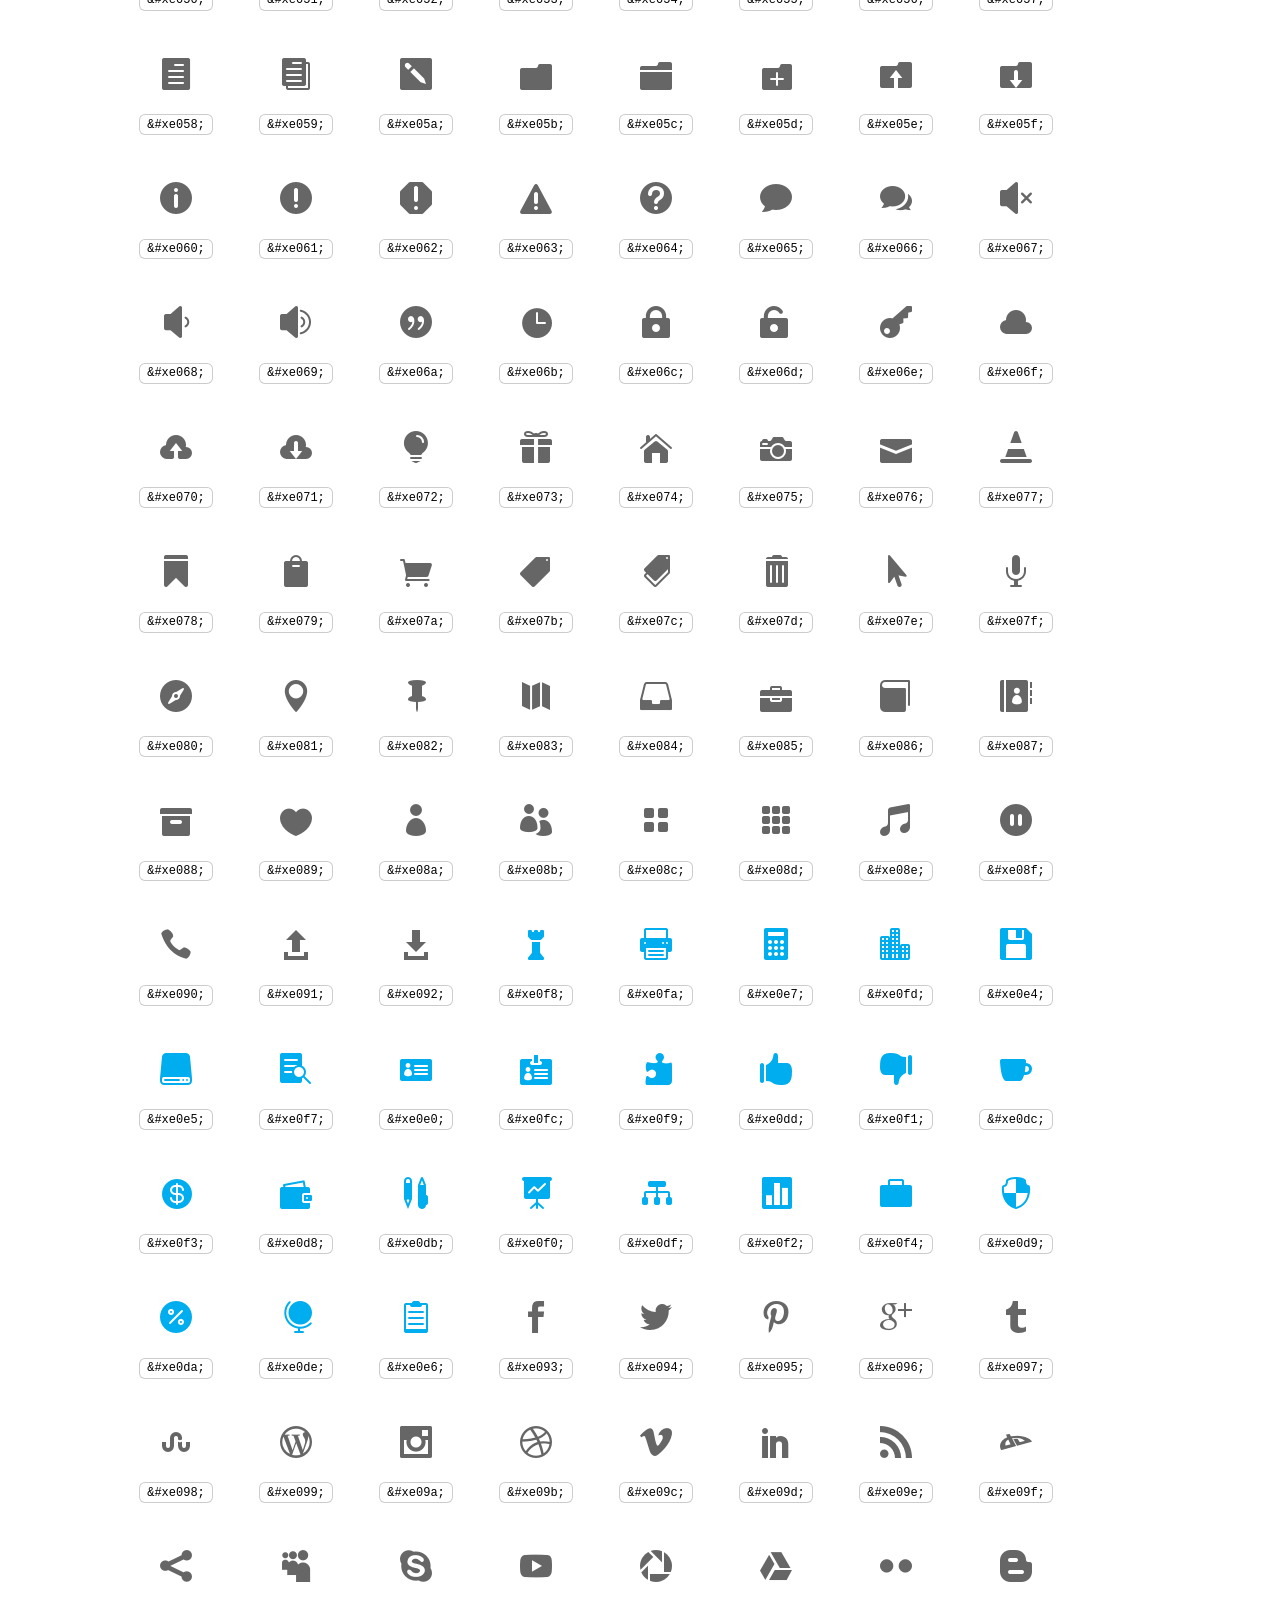
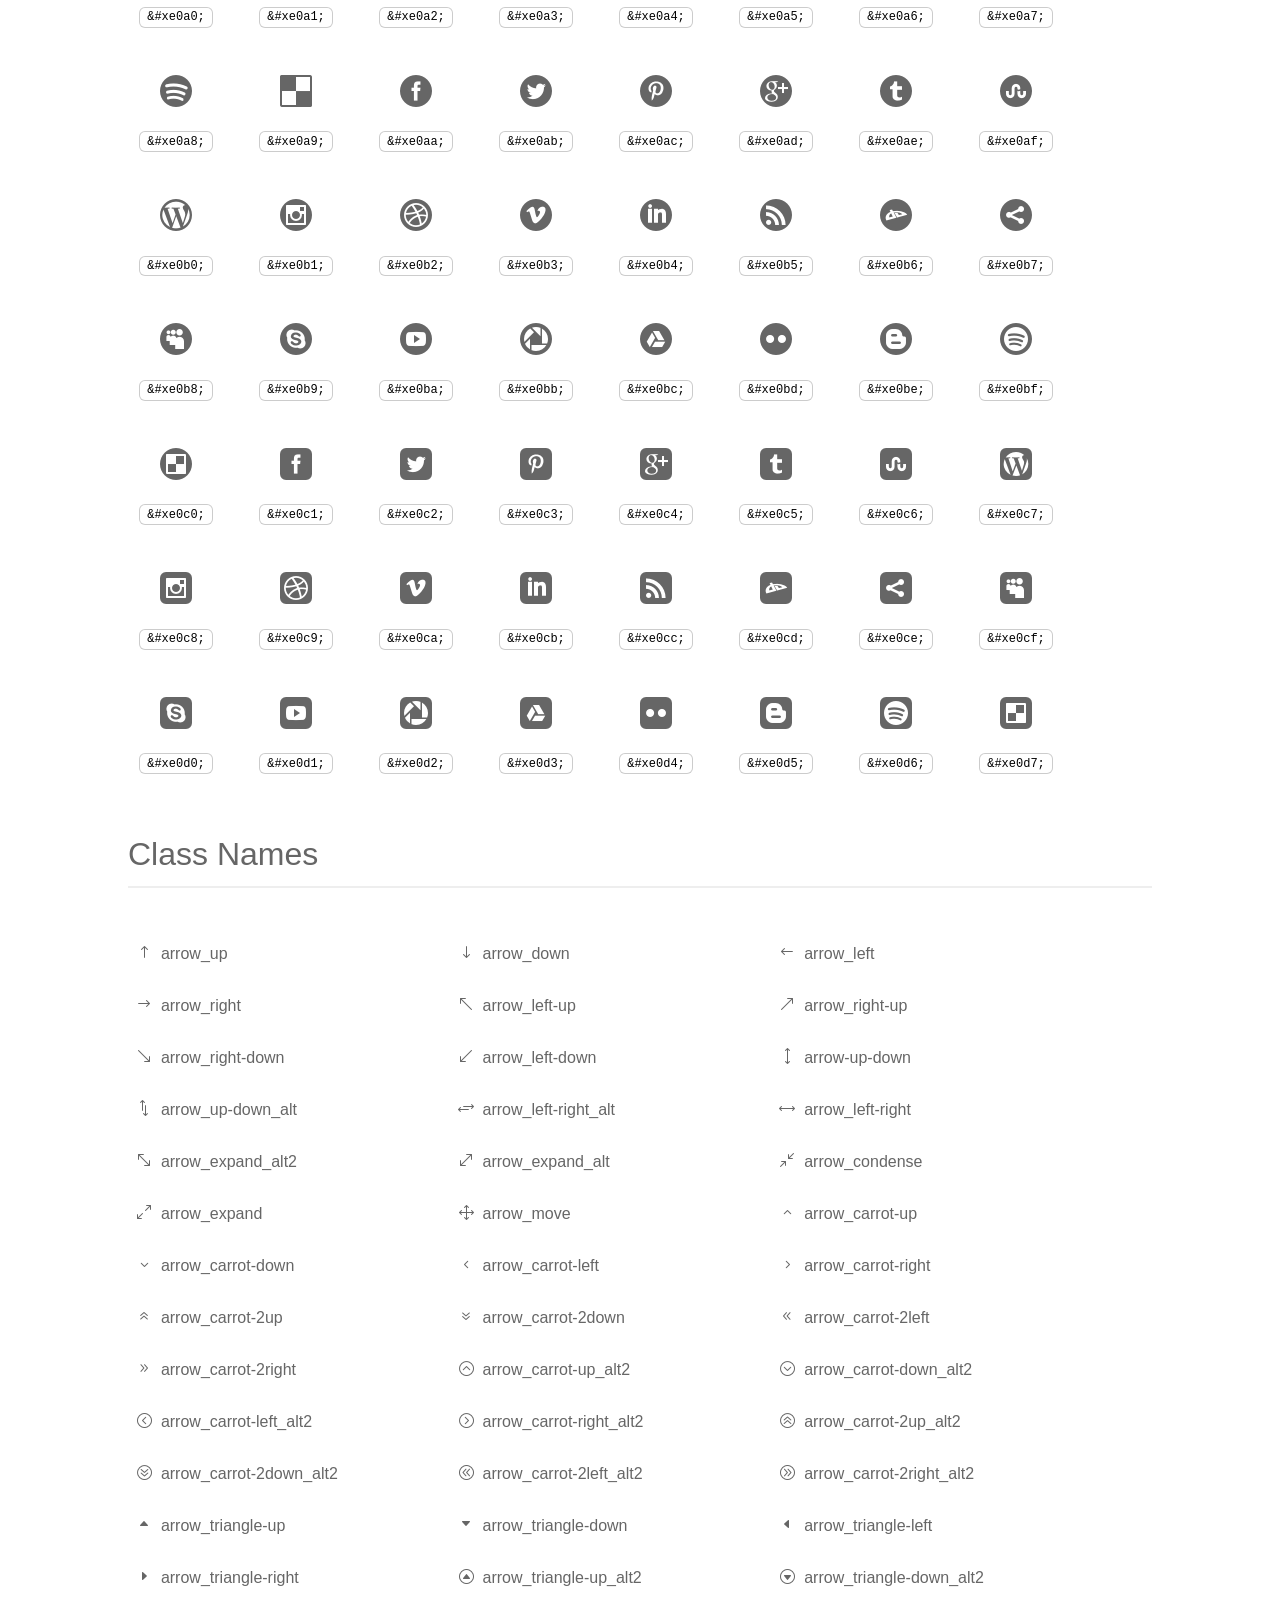
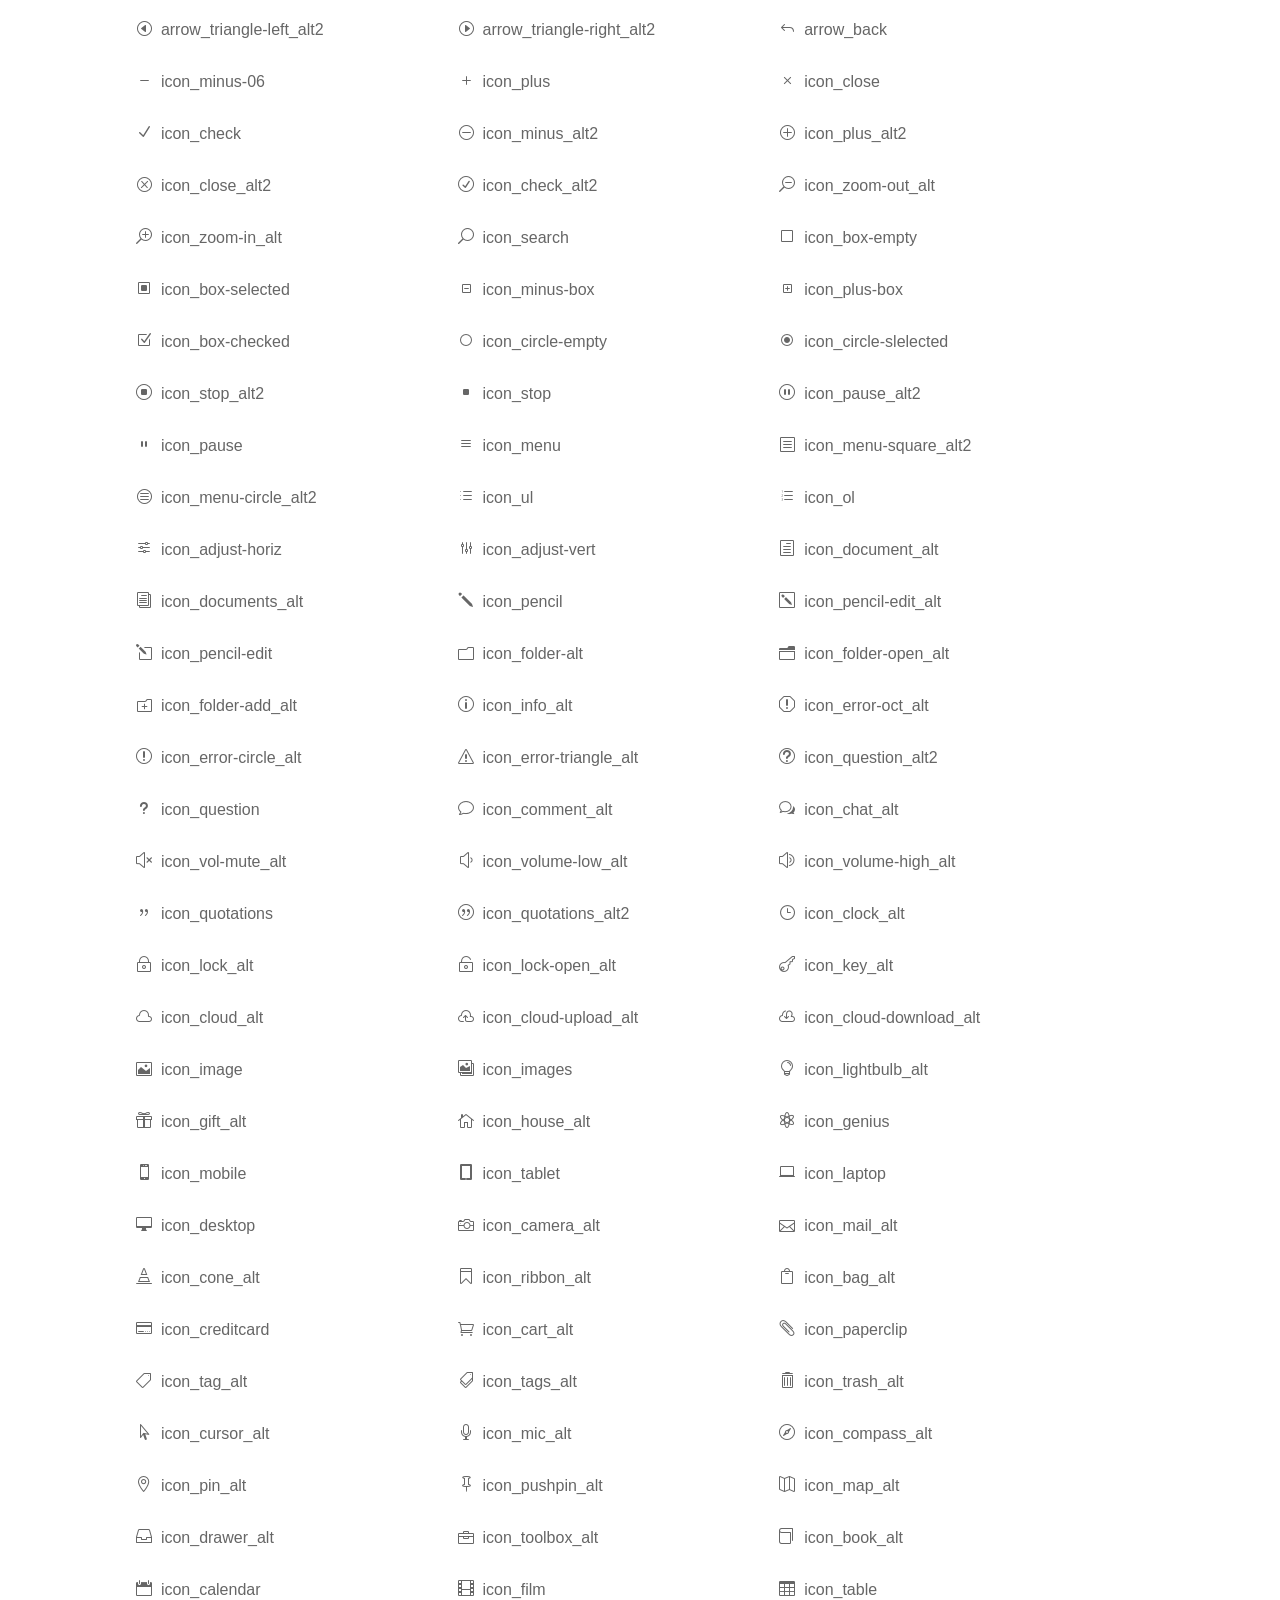
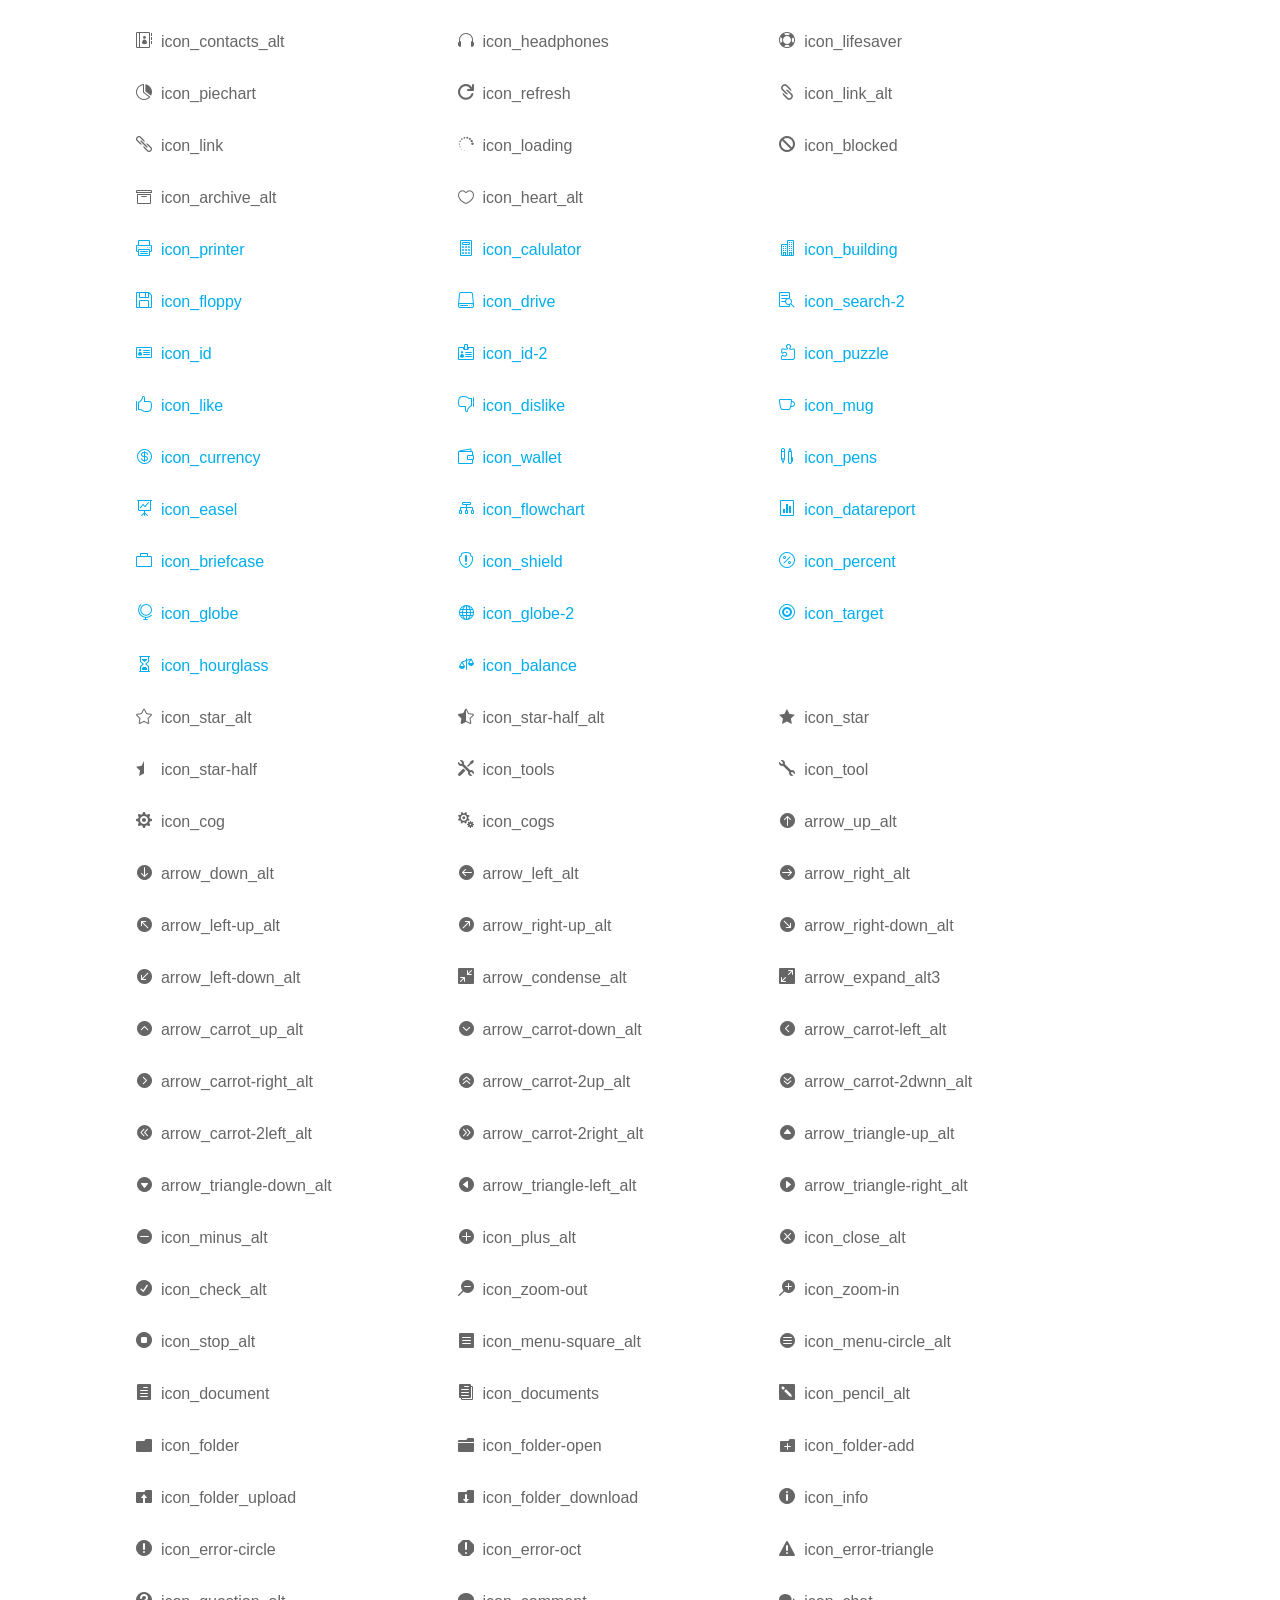
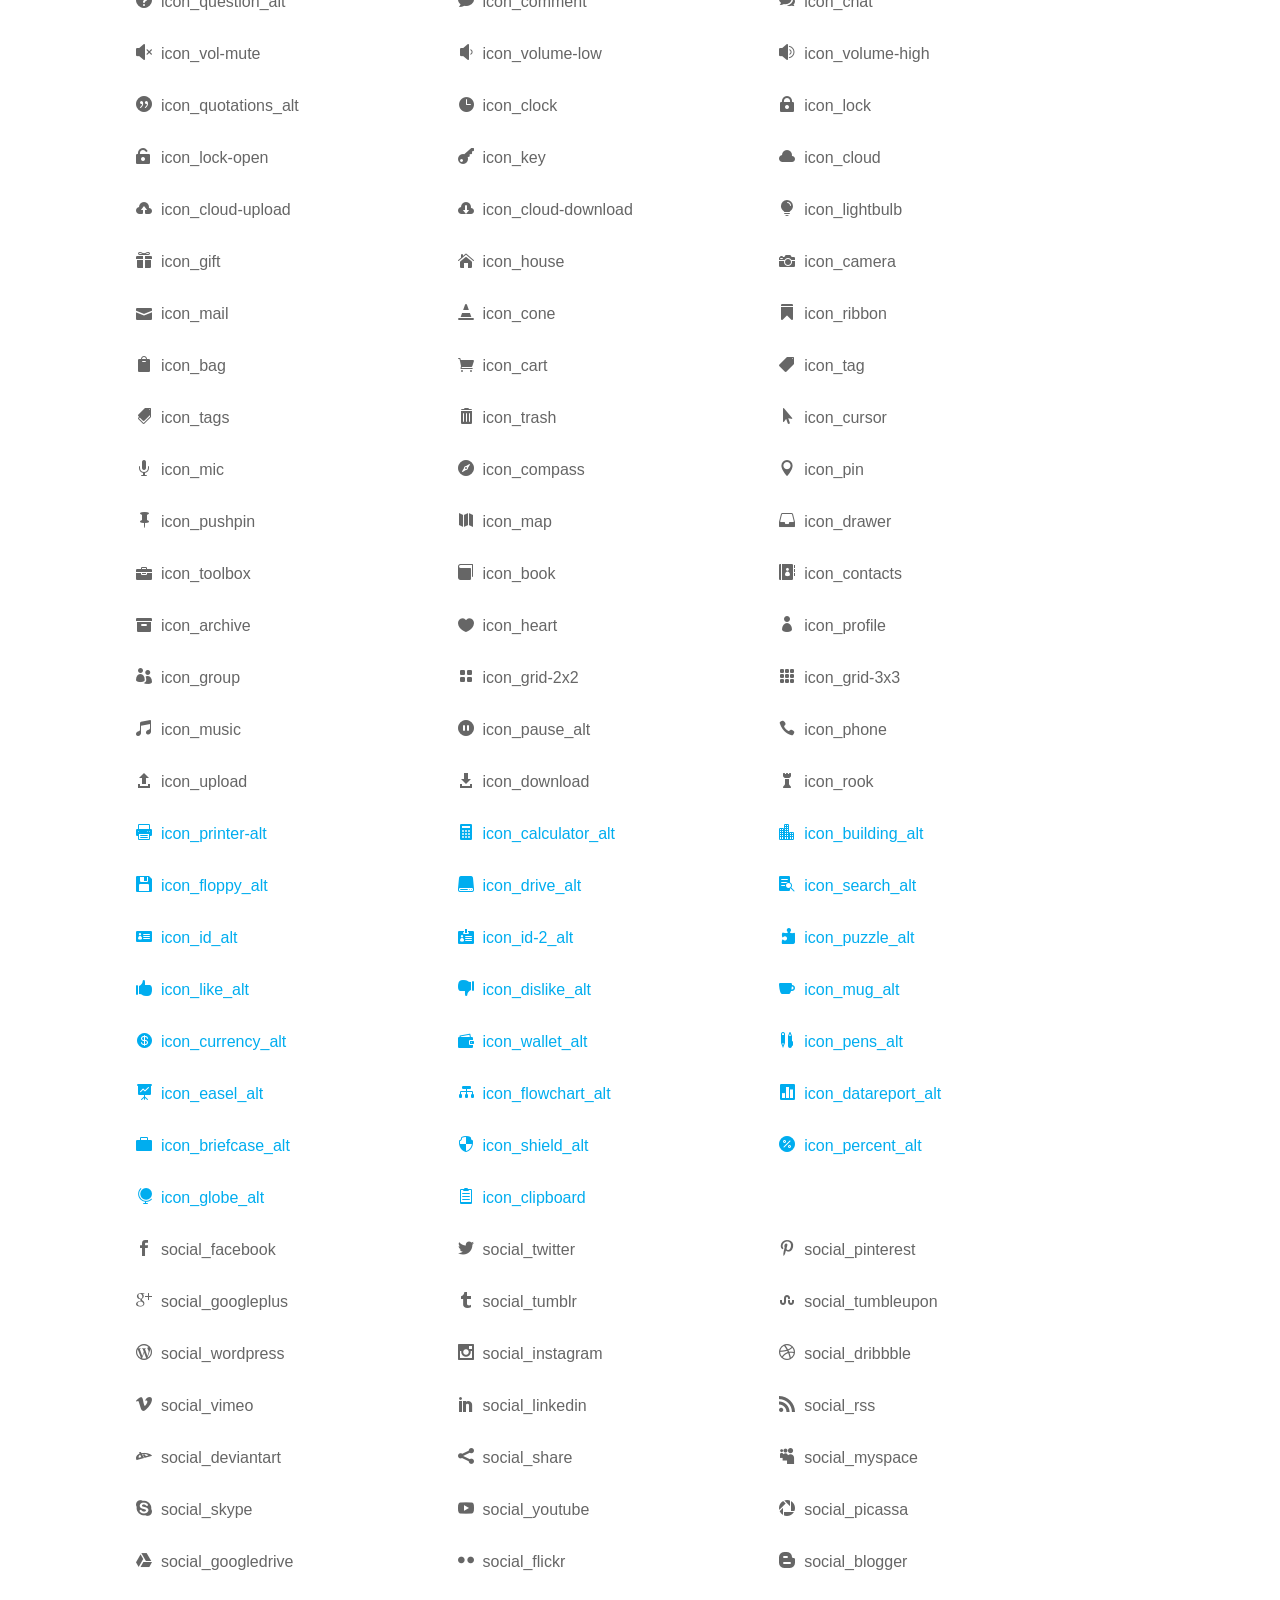
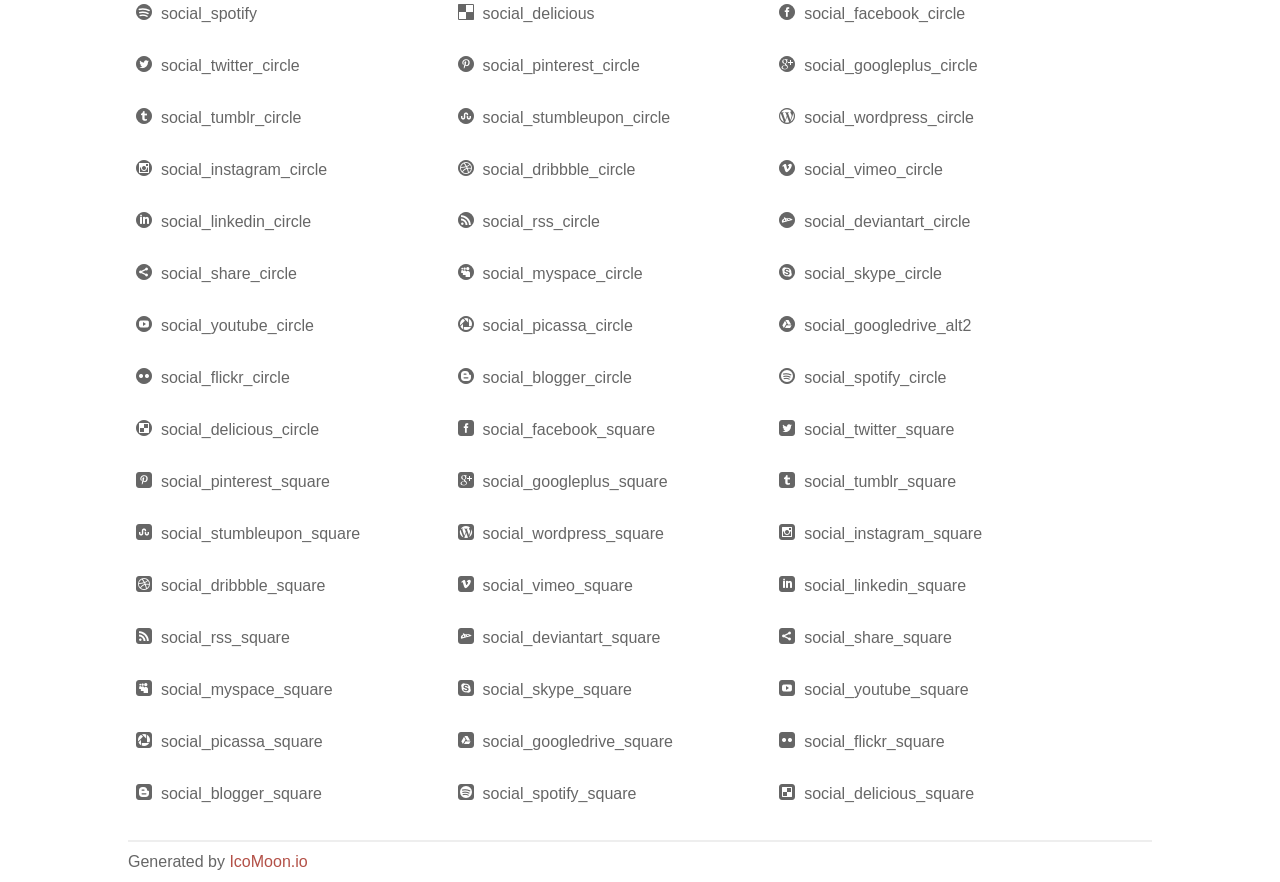
<file: fonts/elegant_font/HTML_CSS/index.html>
<!doctype html>
<html>
<head>
<title>Your Font/Glyphs</title>
<link rel="stylesheet" href="style.css" />
<!--[if lte IE 7]><script src="lte-ie7.js"></script><![endif]-->
<style>
	section, header, footer {display: block;}
	body {
		font-family: sans-serif;
		color: #666;
		line-height: 1.5;
		font-size: 1em;
	}
	* {
		-moz-box-sizing: border-box;
		-webkit-box-sizing: border-box;
		box-sizing: border-box;
		margin: 0;
		padding: 0;
	}
	.glyph {
		float: left;
		text-align: center;
		padding: .75em;
		margin: .4em 1.5em .75em 0;
		width: 6em;
		text-shadow: none;
	}
	
	.glyph input {
		font-family: consolas, monospace;
		font-size: 12px;
		width: 100%;
		text-align: center;
		border: 0;
		box-shadow: 0 0 0 1px #ccc;
		padding: .2em;
                -moz-border-radius: 5px;
                -webkit-border-radius: 5px;
	}
	
	

	.new {
		color:#00adef !important;
	}

	
	.w-main {
		width: 80%;
	}
	.centered {
		margin-left: auto;
		margin-right: auto;
	}
	.fs1 {
		font-size: 2em;
	}
	header {
		margin: 2em 0;
		padding-bottom: .5em;
		color: #666;
		box-shadow: 0 2px #eee;
	}
	header h1 {
		font-size: 2em;
		font-weight: normal;
	}
	.clearfix:before, .clearfix:after { content: ""; display: table; }
	.clearfix:after, .clear { clear: both; }
	footer {
		margin-top: 2em;
		padding: .5em 0;
		box-shadow: 0 -2px #eee;
	}
	a, a:visited {
		color: #B35047;
		text-decoration: none;
	}
	a:hover, a:focus {color: #000;}
	
	.box1 {
		font-size: 16px;
		display: inline-block;
		width: 30%;
		padding: .25em .5em;
		margin: 20px 10px 0 0;
	}
</style>
</head>
<body>
	<div class="w-main centered">
	<section class="mtm clearfix" id="glyphs">
	<div class="glyph">
		<div class="fs1" aria-hidden="true" data-icon="&#x21;"></div>
		<input type="text" readonly value="&amp;#x21;" />
	</div>
	<div class="glyph">
		<div class="fs1" aria-hidden="true" data-icon="&#x22;"></div>
		<input type="text" readonly value="&amp;#x22;" />
	</div>
	<div class="glyph">
		<div class="fs1" aria-hidden="true" data-icon="&#x23;"></div>
		<input type="text" readonly value="&amp;#x23;" />
	</div>
	<div class="glyph">
		<div class="fs1" aria-hidden="true" data-icon="&#x24;"></div>
		<input type="text" readonly value="&amp;#x24;" />
	</div>
	<div class="glyph">
		<div class="fs1" aria-hidden="true" data-icon="&#x25;"></div>
		<input type="text" readonly value="&amp;#x25;" />
	</div>
	<div class="glyph">
		<div class="fs1" aria-hidden="true" data-icon="&#x26;"></div>
		<input type="text" readonly value="&amp;#x26;" />
	</div>
	<div class="glyph">
		<div class="fs1" aria-hidden="true" data-icon="&#x27;"></div>
		<input type="text" readonly value="&amp;#x27;" />
	</div>
	<div class="glyph">
		<div class="fs1" aria-hidden="true" data-icon="&#x28;"></div>
		<input type="text" readonly value="&amp;#x28;" />
	</div>
	<div class="glyph">
		<div class="fs1" aria-hidden="true" data-icon="&#x29;"></div>
		<input type="text" readonly value="&amp;#x29;" />
	</div>
	<div class="glyph">
		<div class="fs1" aria-hidden="true" data-icon="&#x2a;"></div>
		<input type="text" readonly value="&amp;#x2a;" />
	</div>
	<div class="glyph">
		<div class="fs1" aria-hidden="true" data-icon="&#x2b;"></div>
		<input type="text" readonly value="&amp;#x2b;" />
	</div>
	<div class="glyph">
		<div class="fs1" aria-hidden="true" data-icon="&#x2c;"></div>
		<input type="text" readonly value="&amp;#x2c;" />
	</div>
	<div class="glyph">
		<div class="fs1" aria-hidden="true" data-icon="&#x2d;"></div>
		<input type="text" readonly value="&amp;#x2d;" />
	</div>
	<div class="glyph">
		<div class="fs1" aria-hidden="true" data-icon="&#x2e;"></div>
		<input type="text" readonly value="&amp;#x2e;" />
	</div>
	<div class="glyph">
		<div class="fs1" aria-hidden="true" data-icon="&#x2f;"></div>
		<input type="text" readonly value="&amp;#x2f;" />
	</div>
	<div class="glyph">
		<div class="fs1" aria-hidden="true" data-icon="&#x30;"></div>
		<input type="text" readonly value="&amp;#x30;" />
	</div>
	<div class="glyph">
		<div class="fs1" aria-hidden="true" data-icon="&#x31;"></div>
		<input type="text" readonly value="&amp;#x31;" />
	</div>
	<div class="glyph">
		<div class="fs1" aria-hidden="true" data-icon="&#x32;"></div>
		<input type="text" readonly value="&amp;#x32;" />
	</div>
	<div class="glyph">
		<div class="fs1" aria-hidden="true" data-icon="&#x33;"></div>
		<input type="text" readonly value="&amp;#x33;" />
	</div>
	<div class="glyph">
		<div class="fs1" aria-hidden="true" data-icon="&#x34;"></div>
		<input type="text" readonly value="&amp;#x34;" />
	</div>
	<div class="glyph">
		<div class="fs1" aria-hidden="true" data-icon="&#x35;"></div>
		<input type="text" readonly value="&amp;#x35;" />
	</div>
	<div class="glyph">
		<div class="fs1" aria-hidden="true" data-icon="&#x36;"></div>
		<input type="text" readonly value="&amp;#x36;" />
	</div>
	<div class="glyph">
		<div class="fs1" aria-hidden="true" data-icon="&#x37;"></div>
		<input type="text" readonly value="&amp;#x37;" />
	</div>
	<div class="glyph">
		<div class="fs1" aria-hidden="true" data-icon="&#x38;"></div>
		<input type="text" readonly value="&amp;#x38;" />
	</div>
	<div class="glyph">
		<div class="fs1" aria-hidden="true" data-icon="&#x39;"></div>
		<input type="text" readonly value="&amp;#x39;" />
	</div>
	<div class="glyph">
		<div class="fs1" aria-hidden="true" data-icon="&#x3a;"></div>
		<input type="text" readonly value="&amp;#x3a;" />
	</div>
	<div class="glyph">
		<div class="fs1" aria-hidden="true" data-icon="&#x3b;"></div>
		<input type="text" readonly value="&amp;#x3b;" />
	</div>
	<div class="glyph">
		<div class="fs1" aria-hidden="true" data-icon="&#x3c;"></div>
		<input type="text" readonly value="&amp;#x3c;" />
	</div>
	<div class="glyph">
		<div class="fs1" aria-hidden="true" data-icon="&#x3d;"></div>
		<input type="text" readonly value="&amp;#x3d;" />
	</div>
	<div class="glyph">
		<div class="fs1" aria-hidden="true" data-icon="&#x3e;"></div>
		<input type="text" readonly value="&amp;#x3e;" />
	</div>
	<div class="glyph">
		<div class="fs1" aria-hidden="true" data-icon="&#x3f;"></div>
		<input type="text" readonly value="&amp;#x3f;" />
	</div>
	<div class="glyph">
		<div class="fs1" aria-hidden="true" data-icon="&#x40;"></div>
		<input type="text" readonly value="&amp;#x40;" />
	</div>
	<div class="glyph">
		<div class="fs1" aria-hidden="true" data-icon="&#x41;"></div>
		<input type="text" readonly value="&amp;#x41;" />
	</div>
	<div class="glyph">
		<div class="fs1" aria-hidden="true" data-icon="&#x42;"></div>
		<input type="text" readonly value="&amp;#x42;" />
	</div>
	<div class="glyph">
		<div class="fs1" aria-hidden="true" data-icon="&#x43;"></div>
		<input type="text" readonly value="&amp;#x43;" />
	</div>
	<div class="glyph">
		<div class="fs1" aria-hidden="true" data-icon="&#x44;"></div>
		<input type="text" readonly value="&amp;#x44;" />
	</div>
	<div class="glyph">
		<div class="fs1" aria-hidden="true" data-icon="&#x45;"></div>
		<input type="text" readonly value="&amp;#x45;" />
	</div>
	<div class="glyph">
		<div class="fs1" aria-hidden="true" data-icon="&#x46;"></div>
		<input type="text" readonly value="&amp;#x46;" />
	</div>
	<div class="glyph">
		<div class="fs1" aria-hidden="true" data-icon="&#x47;"></div>
		<input type="text" readonly value="&amp;#x47;" />
	</div>
	<div class="glyph">
		<div class="fs1" aria-hidden="true" data-icon="&#x48;"></div>
		<input type="text" readonly value="&amp;#x48;" />
	</div>
	<div class="glyph">
		<div class="fs1" aria-hidden="true" data-icon="&#x49;"></div>
		<input type="text" readonly value="&amp;#x49;" />
	</div>
	<div class="glyph">
		<div class="fs1" aria-hidden="true" data-icon="&#x4a;"></div>
		<input type="text" readonly value="&amp;#x4a;" />
	</div>
	<div class="glyph">
		<div class="fs1" aria-hidden="true" data-icon="&#x4b;"></div>
		<input type="text" readonly value="&amp;#x4b;" />
	</div>
	<div class="glyph">
		<div class="fs1" aria-hidden="true" data-icon="&#x4c;"></div>
		<input type="text" readonly value="&amp;#x4c;" />
	</div>
	<div class="glyph">
		<div class="fs1" aria-hidden="true" data-icon="&#x4d;"></div>
		<input type="text" readonly value="&amp;#x4d;" />
	</div>
	<div class="glyph">
		<div class="fs1" aria-hidden="true" data-icon="&#x4e;"></div>
		<input type="text" readonly value="&amp;#x4e;" />
	</div>
	<div class="glyph">
		<div class="fs1" aria-hidden="true" data-icon="&#x4f;"></div>
		<input type="text" readonly value="&amp;#x4f;" />
	</div>
	<div class="glyph">
		<div class="fs1" aria-hidden="true" data-icon="&#x50;"></div>
		<input type="text" readonly value="&amp;#x50;" />
	</div>
	<div class="glyph">
		<div class="fs1" aria-hidden="true" data-icon="&#x51;"></div>
		<input type="text" readonly value="&amp;#x51;" />
	</div>
	<div class="glyph">
		<div class="fs1" aria-hidden="true" data-icon="&#x52;"></div>
		<input type="text" readonly value="&amp;#x52;" />
	</div>
	<div class="glyph">
		<div class="fs1" aria-hidden="true" data-icon="&#x53;"></div>
		<input type="text" readonly value="&amp;#x53;" />
	</div>
	<div class="glyph">
		<div class="fs1" aria-hidden="true" data-icon="&#x54;"></div>
		<input type="text" readonly value="&amp;#x54;" />
	</div>
	<div class="glyph">
		<div class="fs1" aria-hidden="true" data-icon="&#x55;"></div>
		<input type="text" readonly value="&amp;#x55;" />
	</div>
	<div class="glyph">
		<div class="fs1" aria-hidden="true" data-icon="&#x56;"></div>
		<input type="text" readonly value="&amp;#x56;" />
	</div>
	<div class="glyph">
		<div class="fs1" aria-hidden="true" data-icon="&#x57;"></div>
		<input type="text" readonly value="&amp;#x57;" />
	</div>
	<div class="glyph">
		<div class="fs1" aria-hidden="true" data-icon="&#x58;"></div>
		<input type="text" readonly value="&amp;#x58;" />
	</div>
	<div class="glyph">
		<div class="fs1" aria-hidden="true" data-icon="&#x59;"></div>
		<input type="text" readonly value="&amp;#x59;" />
	</div>
	<div class="glyph">
		<div class="fs1" aria-hidden="true" data-icon="&#x5a;"></div>
		<input type="text" readonly value="&amp;#x5a;" />
	</div>
	<div class="glyph">
		<div class="fs1" aria-hidden="true" data-icon="&#x5b;"></div>
		<input type="text" readonly value="&amp;#x5b;" />
	</div>
	<div class="glyph">
		<div class="fs1" aria-hidden="true" data-icon="&#x5c;"></div>
		<input type="text" readonly value="&amp;#x5c;" />
	</div>
	<div class="glyph">
		<div class="fs1" aria-hidden="true" data-icon="&#x5d;"></div>
		<input type="text" readonly value="&amp;#x5d;" />
	</div>
	<div class="glyph">
		<div class="fs1" aria-hidden="true" data-icon="&#x5e;"></div>
		<input type="text" readonly value="&amp;#x5e;" />
	</div>
	<div class="glyph">
		<div class="fs1" aria-hidden="true" data-icon="&#x5f;"></div>
		<input type="text" readonly value="&amp;#x5f;" />
	</div>
	<div class="glyph">
		<div class="fs1" aria-hidden="true" data-icon="&#x60;"></div>
		<input type="text" readonly value="&amp;#x60;" />
	</div>
	<div class="glyph">
		<div class="fs1" aria-hidden="true" data-icon="&#x61;"></div>
		<input type="text" readonly value="&amp;#x61;" />
	</div>
	<div class="glyph">
		<div class="fs1" aria-hidden="true" data-icon="&#x62;"></div>
		<input type="text" readonly value="&amp;#x62;" />
	</div>
	<div class="glyph">
		<div class="fs1" aria-hidden="true" data-icon="&#x63;"></div>
		<input type="text" readonly value="&amp;#x63;" />
	</div>
	<div class="glyph">
		<div class="fs1" aria-hidden="true" data-icon="&#x64;"></div>
		<input type="text" readonly value="&amp;#x64;" />
	</div>
	<div class="glyph">
		<div class="fs1" aria-hidden="true" data-icon="&#x65;"></div>
		<input type="text" readonly value="&amp;#x65;" />
	</div>
	<div class="glyph">
		<div class="fs1" aria-hidden="true" data-icon="&#x66;"></div>
		<input type="text" readonly value="&amp;#x66;" />
	</div>
	<div class="glyph">
		<div class="fs1" aria-hidden="true" data-icon="&#x67;"></div>
		<input type="text" readonly value="&amp;#x67;" />
	</div>
	<div class="glyph">
		<div class="fs1" aria-hidden="true" data-icon="&#x68;"></div>
		<input type="text" readonly value="&amp;#x68;" />
	</div>
	<div class="glyph">
		<div class="fs1" aria-hidden="true" data-icon="&#x69;"></div>
		<input type="text" readonly value="&amp;#x69;" />
	</div>
	<div class="glyph">
		<div class="fs1" aria-hidden="true" data-icon="&#x6a;"></div>
		<input type="text" readonly value="&amp;#x6a;" />
	</div>
	<div class="glyph">
		<div class="fs1" aria-hidden="true" data-icon="&#x6b;"></div>
		<input type="text" readonly value="&amp;#x6b;" />
	</div>
	<div class="glyph">
		<div class="fs1" aria-hidden="true" data-icon="&#x6c;"></div>
		<input type="text" readonly value="&amp;#x6c;" />
	</div>
	<div class="glyph">
		<div class="fs1" aria-hidden="true" data-icon="&#x6d;"></div>
		<input type="text" readonly value="&amp;#x6d;" />
	</div>
	<div class="glyph">
		<div class="fs1" aria-hidden="true" data-icon="&#x6e;"></div>
		<input type="text" readonly value="&amp;#x6e;" />
	</div>
	<div class="glyph">
		<div class="fs1" aria-hidden="true" data-icon="&#x6f;"></div>
		<input type="text" readonly value="&amp;#x6f;" />
	</div>
	<div class="glyph">
		<div class="fs1" aria-hidden="true" data-icon="&#x70;"></div>
		<input type="text" readonly value="&amp;#x70;" />
	</div>
	<div class="glyph">
		<div class="fs1" aria-hidden="true" data-icon="&#x71;"></div>
		<input type="text" readonly value="&amp;#x71;" />
	</div>
	<div class="glyph">
		<div class="fs1" aria-hidden="true" data-icon="&#x72;"></div>
		<input type="text" readonly value="&amp;#x72;" />
	</div>
	<div class="glyph">
		<div class="fs1" aria-hidden="true" data-icon="&#x73;"></div>
		<input type="text" readonly value="&amp;#x73;" />
	</div>
	<div class="glyph">
		<div class="fs1" aria-hidden="true" data-icon="&#x74;"></div>
		<input type="text" readonly value="&amp;#x74;" />
	</div>
	<div class="glyph">
		<div class="fs1" aria-hidden="true" data-icon="&#x75;"></div>
		<input type="text" readonly value="&amp;#x75;" />
	</div>
	<div class="glyph">
		<div class="fs1" aria-hidden="true" data-icon="&#x76;"></div>
		<input type="text" readonly value="&amp;#x76;" />
	</div>
	<div class="glyph">
		<div class="fs1" aria-hidden="true" data-icon="&#x77;"></div>
		<input type="text" readonly value="&amp;#x77;" />
	</div>
	<div class="glyph">
		<div class="fs1" aria-hidden="true" data-icon="&#x78;"></div>
		<input type="text" readonly value="&amp;#x78;" />
	</div>
	<div class="glyph">
		<div class="fs1" aria-hidden="true" data-icon="&#x79;"></div>
		<input type="text" readonly value="&amp;#x79;" />
	</div>
	<div class="glyph">
		<div class="fs1" aria-hidden="true" data-icon="&#x7a;"></div>
		<input type="text" readonly value="&amp;#x7a;" />
	</div>
	<div class="glyph">
		<div class="fs1" aria-hidden="true" data-icon="&#x7b;"></div>
		<input type="text" readonly value="&amp;#x7b;" />
	</div>
	<div class="glyph">
		<div class="fs1" aria-hidden="true" data-icon="&#x7c;"></div>
		<input type="text" readonly value="&amp;#x7c;" />
	</div>
	<div class="glyph">
		<div class="fs1" aria-hidden="true" data-icon="&#x7d;"></div>
		<input type="text" readonly value="&amp;#x7d;" />
	</div>
	<div class="glyph">
		<div class="fs1" aria-hidden="true" data-icon="&#x7e;"></div>
		<input type="text" readonly value="&amp;#x7e;" />
	</div>
	<div class="glyph">
		<div class="fs1" aria-hidden="true" data-icon="&#xe000;"></div>
		<input type="text" readonly value="&amp;#xe000;" />
	</div>
	<div class="glyph">
		<div class="fs1" aria-hidden="true" data-icon="&#xe001;"></div>
		<input type="text" readonly value="&amp;#xe001;" />
	</div>
	<div class="glyph">
		<div class="fs1" aria-hidden="true" data-icon="&#xe002;"></div>
		<input type="text" readonly value="&amp;#xe002;" />
	</div>
	<div class="glyph">
		<div class="fs1" aria-hidden="true" data-icon="&#xe003;"></div>
		<input type="text" readonly value="&amp;#xe003;" />
	</div>
	<div class="glyph">
		<div class="fs1" aria-hidden="true" data-icon="&#xe004;"></div>
		<input type="text" readonly value="&amp;#xe004;" />
	</div>
	<div class="glyph">
		<div class="fs1" aria-hidden="true" data-icon="&#xe005;"></div>
		<input type="text" readonly value="&amp;#xe005;" />
	</div>
	<div class="glyph">
		<div class="fs1" aria-hidden="true" data-icon="&#xe006;"></div>
		<input type="text" readonly value="&amp;#xe006;" />
	</div>
	<div class="glyph">
		<div class="fs1" aria-hidden="true" data-icon="&#xe007;"></div>
		<input type="text" readonly value="&amp;#xe007;" />
	</div>
	<div class="glyph">
		<div class="fs1" aria-hidden="true" data-icon="&#xe008;"></div>
		<input type="text" readonly value="&amp;#xe008;" />
	</div>
	<div class="glyph">
		<div class="fs1" aria-hidden="true" data-icon="&#xe009;"></div>
		<input type="text" readonly value="&amp;#xe009;" />
	</div>
	<div class="glyph">
		<div class="fs1" aria-hidden="true" data-icon="&#xe00a;"></div>
		<input type="text" readonly value="&amp;#xe00a;" />
	</div>
	<div class="glyph">
		<div class="fs1" aria-hidden="true" data-icon="&#xe00b;"></div>
		<input type="text" readonly value="&amp;#xe00b;" />
	</div>
	<div class="glyph">
		<div class="fs1" aria-hidden="true" data-icon="&#xe00c;"></div>
		<input type="text" readonly value="&amp;#xe00c;" />
	</div>
	<div class="glyph">
		<div class="fs1" aria-hidden="true" data-icon="&#xe00d;"></div>
		<input type="text" readonly value="&amp;#xe00d;" />
	</div>
	<div class="glyph">
		<div class="fs1" aria-hidden="true" data-icon="&#xe00e;"></div>
		<input type="text" readonly value="&amp;#xe00e;" />
	</div>
	<div class="glyph">
		<div class="fs1" aria-hidden="true" data-icon="&#xe00f;"></div>
		<input type="text" readonly value="&amp;#xe00f;" />
	</div>
	<div class="glyph">
		<div class="fs1" aria-hidden="true" data-icon="&#xe010;"></div>
		<input type="text" readonly value="&amp;#xe010;" />
	</div>
	<div class="glyph">
		<div class="fs1" aria-hidden="true" data-icon="&#xe011;"></div>
		<input type="text" readonly value="&amp;#xe011;" />
	</div>
	<div class="glyph">
		<div class="fs1" aria-hidden="true" data-icon="&#xe012;"></div>
		<input type="text" readonly value="&amp;#xe012;" />
	</div>
	<div class="glyph">
		<div class="fs1" aria-hidden="true" data-icon="&#xe013;"></div>
		<input type="text" readonly value="&amp;#xe013;" />
	</div>
	<div class="glyph">
		<div class="fs1" aria-hidden="true" data-icon="&#xe014;"></div>
		<input type="text" readonly value="&amp;#xe014;" />
	</div>
	<div class="glyph">
		<div class="fs1" aria-hidden="true" data-icon="&#xe015;"></div>
		<input type="text" readonly value="&amp;#xe015;" />
	</div>
	<div class="glyph">
		<div class="fs1" aria-hidden="true" data-icon="&#xe016;"></div>
		<input type="text" readonly value="&amp;#xe016;" />
	</div>
	<div class="glyph">
		<div class="fs1" aria-hidden="true" data-icon="&#xe017;"></div>
		<input type="text" readonly value="&amp;#xe017;" />
	</div>
	<div class="glyph">
		<div class="fs1" aria-hidden="true" data-icon="&#xe018;"></div>
		<input type="text" readonly value="&amp;#xe018;" />
	</div>
	<div class="glyph">
		<div class="fs1" aria-hidden="true" data-icon="&#xe019;"></div>
		<input type="text" readonly value="&amp;#xe019;" />
	</div>
	<div class="glyph">
		<div class="fs1" aria-hidden="true" data-icon="&#xe01a;"></div>
		<input type="text" readonly value="&amp;#xe01a;" />
	</div>
	<div class="glyph">
		<div class="fs1" aria-hidden="true" data-icon="&#xe01b;"></div>
		<input type="text" readonly value="&amp;#xe01b;" />
	</div>
	<div class="glyph">
		<div class="fs1" aria-hidden="true" data-icon="&#xe01c;"></div>
		<input type="text" readonly value="&amp;#xe01c;" />
	</div>
	<div class="glyph">
		<div class="fs1" aria-hidden="true" data-icon="&#xe01d;"></div>
		<input type="text" readonly value="&amp;#xe01d;" />
	</div>
	<div class="glyph">
		<div class="fs1" aria-hidden="true" data-icon="&#xe01e;"></div>
		<input type="text" readonly value="&amp;#xe01e;" />
	</div>
	<div class="glyph">
		<div class="fs1" aria-hidden="true" data-icon="&#xe01f;"></div>
		<input type="text" readonly value="&amp;#xe01f;" />
	</div>
	<div class="glyph">
		<div class="fs1" aria-hidden="true" data-icon="&#xe020;"></div>
		<input type="text" readonly value="&amp;#xe020;" />
	</div>
	<div class="glyph">
		<div class="fs1" aria-hidden="true" data-icon="&#xe021;"></div>
		<input type="text" readonly value="&amp;#xe021;" />
	</div>
	<div class="glyph">
		<div class="fs1" aria-hidden="true" data-icon="&#xe022;"></div>
		<input type="text" readonly value="&amp;#xe022;" />
	</div>
	<div class="glyph">
		<div class="fs1" aria-hidden="true" data-icon="&#xe023;"></div>
		<input type="text" readonly value="&amp;#xe023;" />
	</div>
	<div class="glyph">
		<div class="fs1" aria-hidden="true" data-icon="&#xe024;"></div>
		<input type="text" readonly value="&amp;#xe024;" />
	</div>
	<div class="glyph">
		<div class="fs1" aria-hidden="true" data-icon="&#xe025;"></div>
		<input type="text" readonly value="&amp;#xe025;" />
	</div>
	<div class="glyph">
		<div class="fs1" aria-hidden="true" data-icon="&#xe026;"></div>
		<input type="text" readonly value="&amp;#xe026;" />
	</div>
	<div class="glyph">
		<div class="fs1" aria-hidden="true" data-icon="&#xe027;"></div>
		<input type="text" readonly value="&amp;#xe027;" />
	</div>
	<div class="glyph">
		<div class="fs1" aria-hidden="true" data-icon="&#xe028;"></div>
		<input type="text" readonly value="&amp;#xe028;" />
	</div>
	<div class="glyph">
		<div class="fs1" aria-hidden="true" data-icon="&#xe029;"></div>
		<input type="text" readonly value="&amp;#xe029;" />
	</div>
	<div class="glyph">
		<div class="fs1" aria-hidden="true" data-icon="&#xe02a;"></div>
		<input type="text" readonly value="&amp;#xe02a;" />
	</div>
	<div class="glyph">
		<div class="fs1" aria-hidden="true" data-icon="&#xe02b;"></div>
		<input type="text" readonly value="&amp;#xe02b;" />
	</div>
	<div class="glyph">
		<div class="fs1" aria-hidden="true" data-icon="&#xe02c;"></div>
		<input type="text" readonly value="&amp;#xe02c;" />
	</div>
	<div class="glyph">
		<div class="fs1" aria-hidden="true" data-icon="&#xe02d;"></div>
		<input type="text" readonly value="&amp;#xe02d;" />
	</div>
	<div class="glyph">
		<div class="fs1" aria-hidden="true" data-icon="&#xe02e;"></div>
		<input type="text" readonly value="&amp;#xe02e;" />
	</div>
	<div class="glyph">
		<div class="fs1" aria-hidden="true" data-icon="&#xe02f;"></div>
		<input type="text" readonly value="&amp;#xe02f;" />
	</div>
	<div class="glyph">
		<div class="fs1" aria-hidden="true" data-icon="&#xe030;"></div>
		<input type="text" readonly value="&amp;#xe030;" />
	</div>
    
    <div class="new">
    
    <div class="glyph">
		<div class="fs1" aria-hidden="true" data-icon="&#xe103;"></div>
		<input type="text" readonly value="&amp;#xe103;" />
	</div>
	<div class="glyph">
		<div class="fs1" aria-hidden="true" data-icon="&#xe0ee;"></div>
		<input type="text" readonly value="&amp;#xe0ee;" />
	</div>
	<div class="glyph">
		<div class="fs1" aria-hidden="true" data-icon="&#xe0ef;"></div>
		<input type="text" readonly value="&amp;#xe0ef;" />
	</div>
	<div class="glyph">
		<div class="fs1" aria-hidden="true" data-icon="&#xe0e8;"></div>
		<input type="text" readonly value="&amp;#xe0e8;" />
	</div>
	<div class="glyph">
		<div class="fs1" aria-hidden="true" data-icon="&#xe0ea;"></div>
		<input type="text" readonly value="&amp;#xe0ea;" />
	</div>
	<div class="glyph">
		<div class="fs1" aria-hidden="true" data-icon="&#xe101;"></div>
		<input type="text" readonly value="&amp;#xe101;" />
	</div>
	<div class="glyph">
		<div class="fs1" aria-hidden="true" data-icon="&#xe107;"></div>
		<input type="text" readonly value="&amp;#xe107;" />
	</div>
	<div class="glyph">
		<div class="fs1" aria-hidden="true" data-icon="&#xe108;"></div>
		<input type="text" readonly value="&amp;#xe108;" />
	</div>
	<div class="glyph">
		<div class="fs1" aria-hidden="true" data-icon="&#xe102;"></div>
		<input type="text" readonly value="&amp;#xe102;" />
	</div>
	<div class="glyph">
		<div class="fs1" aria-hidden="true" data-icon="&#xe106;"></div>
		<input type="text" readonly value="&amp;#xe106;" />
	</div>
	<div class="glyph">
		<div class="fs1" aria-hidden="true" data-icon="&#xe0eb;"></div>
		<input type="text" readonly value="&amp;#xe0eb;" />
	</div>
	<div class="glyph">
		<div class="fs1" aria-hidden="true" data-icon="&#xe105;"></div>
		<input type="text" readonly value="&amp;#xe105;" />
	</div>
	<div class="glyph">
		<div class="fs1" aria-hidden="true" data-icon="&#xe0ed;"></div>
		<input type="text" readonly value="&amp;#xe0ed;" />
	</div>
	<div class="glyph">
		<div class="fs1" aria-hidden="true" data-icon="&#xe100;"></div>
		<input type="text" readonly value="&amp;#xe100;" />
	</div>
	<div class="glyph">
		<div class="fs1" aria-hidden="true" data-icon="&#xe104;"></div>
		<input type="text" readonly value="&amp;#xe104;" />
	</div>
	<div class="glyph">
		<div class="fs1" aria-hidden="true" data-icon="&#xe0e9;"></div>
		<input type="text" readonly value="&amp;#xe0e9;" />
	</div>
	<div class="glyph">
		<div class="fs1" aria-hidden="true" data-icon="&#xe109;"></div>
		<input type="text" readonly value="&amp;#xe109;" />
	</div>
	<div class="glyph">
		<div class="fs1" aria-hidden="true" data-icon="&#xe0ec;"></div>
		<input type="text" readonly value="&amp;#xe0ec;" />
	</div>
	<div class="glyph">
		<div class="fs1" aria-hidden="true" data-icon="&#xe0fe;"></div>
		<input type="text" readonly value="&amp;#xe0fe;" />
	</div>
	<div class="glyph">
		<div class="fs1" aria-hidden="true" data-icon="&#xe0f6;"></div>
		<input type="text" readonly value="&amp;#xe0f6;" />
	</div>
	<div class="glyph">
		<div class="fs1" aria-hidden="true" data-icon="&#xe0fb;"></div>
		<input type="text" readonly value="&amp;#xe0fb;" />
	</div>
	<div class="glyph">
		<div class="fs1" aria-hidden="true" data-icon="&#xe0e2;"></div>
		<input type="text" readonly value="&amp;#xe0e2;" />
	</div>
	<div class="glyph">
		<div class="fs1" aria-hidden="true" data-icon="&#xe0e3;"></div>
		<input type="text" readonly value="&amp;#xe0e3;" />
	</div>
	<div class="glyph">
		<div class="fs1" aria-hidden="true" data-icon="&#xe0f5;"></div>
		<input type="text" readonly value="&amp;#xe0f5;" />
	</div>
	<div class="glyph">
		<div class="fs1" aria-hidden="true" data-icon="&#xe0e1;"></div>
		<input type="text" readonly value="&amp;#xe0e1;" />
	</div>
	<div class="glyph">
		<div class="fs1" aria-hidden="true" data-icon="&#xe0ff;"></div>
		<input type="text" readonly value="&amp;#xe0ff;" />
	</div>
    
    </div>
    
	<div class="glyph">
		<div class="fs1" aria-hidden="true" data-icon="&#xe031;"></div>
		<input type="text" readonly value="&amp;#xe031;" />
	</div>
	<div class="glyph">
		<div class="fs1" aria-hidden="true" data-icon="&#xe032;"></div>
		<input type="text" readonly value="&amp;#xe032;" />
	</div>
	<div class="glyph">
		<div class="fs1" aria-hidden="true" data-icon="&#xe033;"></div>
		<input type="text" readonly value="&amp;#xe033;" />
	</div>
	<div class="glyph">
		<div class="fs1" aria-hidden="true" data-icon="&#xe034;"></div>
		<input type="text" readonly value="&amp;#xe034;" />
	</div>
	<div class="glyph">
		<div class="fs1" aria-hidden="true" data-icon="&#xe035;"></div>
		<input type="text" readonly value="&amp;#xe035;" />
	</div>
	<div class="glyph">
		<div class="fs1" aria-hidden="true" data-icon="&#xe036;"></div>
		<input type="text" readonly value="&amp;#xe036;" />
	</div>
	<div class="glyph">
		<div class="fs1" aria-hidden="true" data-icon="&#xe037;"></div>
		<input type="text" readonly value="&amp;#xe037;" />
	</div>
	<div class="glyph">
		<div class="fs1" aria-hidden="true" data-icon="&#xe038;"></div>
		<input type="text" readonly value="&amp;#xe038;" />
	</div>
	<div class="glyph">
		<div class="fs1" aria-hidden="true" data-icon="&#xe039;"></div>
		<input type="text" readonly value="&amp;#xe039;" />
	</div>
	<div class="glyph">
		<div class="fs1" aria-hidden="true" data-icon="&#xe03a;"></div>
		<input type="text" readonly value="&amp;#xe03a;" />
	</div>
	<div class="glyph">
		<div class="fs1" aria-hidden="true" data-icon="&#xe03b;"></div>
		<input type="text" readonly value="&amp;#xe03b;" />
	</div>
	<div class="glyph">
		<div class="fs1" aria-hidden="true" data-icon="&#xe03c;"></div>
		<input type="text" readonly value="&amp;#xe03c;" />
	</div>
	<div class="glyph">
		<div class="fs1" aria-hidden="true" data-icon="&#xe03d;"></div>
		<input type="text" readonly value="&amp;#xe03d;" />
	</div>
	<div class="glyph">
		<div class="fs1" aria-hidden="true" data-icon="&#xe03e;"></div>
		<input type="text" readonly value="&amp;#xe03e;" />
	</div>
	<div class="glyph">
		<div class="fs1" aria-hidden="true" data-icon="&#xe03f;"></div>
		<input type="text" readonly value="&amp;#xe03f;" />
	</div>
	<div class="glyph">
		<div class="fs1" aria-hidden="true" data-icon="&#xe040;"></div>
		<input type="text" readonly value="&amp;#xe040;" />
	</div>
	<div class="glyph">
		<div class="fs1" aria-hidden="true" data-icon="&#xe041;"></div>
		<input type="text" readonly value="&amp;#xe041;" />
	</div>
	<div class="glyph">
		<div class="fs1" aria-hidden="true" data-icon="&#xe042;"></div>
		<input type="text" readonly value="&amp;#xe042;" />
	</div>
	<div class="glyph">
		<div class="fs1" aria-hidden="true" data-icon="&#xe043;"></div>
		<input type="text" readonly value="&amp;#xe043;" />
	</div>
	<div class="glyph">
		<div class="fs1" aria-hidden="true" data-icon="&#xe044;"></div>
		<input type="text" readonly value="&amp;#xe044;" />
	</div>
	<div class="glyph">
		<div class="fs1" aria-hidden="true" data-icon="&#xe045;"></div>
		<input type="text" readonly value="&amp;#xe045;" />
	</div>
	<div class="glyph">
		<div class="fs1" aria-hidden="true" data-icon="&#xe046;"></div>
		<input type="text" readonly value="&amp;#xe046;" />
	</div>
	<div class="glyph">
		<div class="fs1" aria-hidden="true" data-icon="&#xe047;"></div>
		<input type="text" readonly value="&amp;#xe047;" />
	</div>
	<div class="glyph">
		<div class="fs1" aria-hidden="true" data-icon="&#xe048;"></div>
		<input type="text" readonly value="&amp;#xe048;" />
	</div>
	<div class="glyph">
		<div class="fs1" aria-hidden="true" data-icon="&#xe049;"></div>
		<input type="text" readonly value="&amp;#xe049;" />
	</div>
	<div class="glyph">
		<div class="fs1" aria-hidden="true" data-icon="&#xe04a;"></div>
		<input type="text" readonly value="&amp;#xe04a;" />
	</div>
	<div class="glyph">
		<div class="fs1" aria-hidden="true" data-icon="&#xe04b;"></div>
		<input type="text" readonly value="&amp;#xe04b;" />
	</div>
	<div class="glyph">
		<div class="fs1" aria-hidden="true" data-icon="&#xe04c;"></div>
		<input type="text" readonly value="&amp;#xe04c;" />
	</div>
	<div class="glyph">
		<div class="fs1" aria-hidden="true" data-icon="&#xe04d;"></div>
		<input type="text" readonly value="&amp;#xe04d;" />
	</div>
	<div class="glyph">
		<div class="fs1" aria-hidden="true" data-icon="&#xe04e;"></div>
		<input type="text" readonly value="&amp;#xe04e;" />
	</div>
	<div class="glyph">
		<div class="fs1" aria-hidden="true" data-icon="&#xe04f;"></div>
		<input type="text" readonly value="&amp;#xe04f;" />
	</div>
	<div class="glyph">
		<div class="fs1" aria-hidden="true" data-icon="&#xe050;"></div>
		<input type="text" readonly value="&amp;#xe050;" />
	</div>
	<div class="glyph">
		<div class="fs1" aria-hidden="true" data-icon="&#xe051;"></div>
		<input type="text" readonly value="&amp;#xe051;" />
	</div>
	<div class="glyph">
		<div class="fs1" aria-hidden="true" data-icon="&#xe052;"></div>
		<input type="text" readonly value="&amp;#xe052;" />
	</div>
	<div class="glyph">
		<div class="fs1" aria-hidden="true" data-icon="&#xe053;"></div>
		<input type="text" readonly value="&amp;#xe053;" />
	</div>
	<div class="glyph">
		<div class="fs1" aria-hidden="true" data-icon="&#xe054;"></div>
		<input type="text" readonly value="&amp;#xe054;" />
	</div>
	<div class="glyph">
		<div class="fs1" aria-hidden="true" data-icon="&#xe055;"></div>
		<input type="text" readonly value="&amp;#xe055;" />
	</div>
	<div class="glyph">
		<div class="fs1" aria-hidden="true" data-icon="&#xe056;"></div>
		<input type="text" readonly value="&amp;#xe056;" />
	</div>
	<div class="glyph">
		<div class="fs1" aria-hidden="true" data-icon="&#xe057;"></div>
		<input type="text" readonly value="&amp;#xe057;" />
	</div>
	<div class="glyph">
		<div class="fs1" aria-hidden="true" data-icon="&#xe058;"></div>
		<input type="text" readonly value="&amp;#xe058;" />
	</div>
	<div class="glyph">
		<div class="fs1" aria-hidden="true" data-icon="&#xe059;"></div>
		<input type="text" readonly value="&amp;#xe059;" />
	</div>
	<div class="glyph">
		<div class="fs1" aria-hidden="true" data-icon="&#xe05a;"></div>
		<input type="text" readonly value="&amp;#xe05a;" />
	</div>
	<div class="glyph">
		<div class="fs1" aria-hidden="true" data-icon="&#xe05b;"></div>
		<input type="text" readonly value="&amp;#xe05b;" />
	</div>
	<div class="glyph">
		<div class="fs1" aria-hidden="true" data-icon="&#xe05c;"></div>
		<input type="text" readonly value="&amp;#xe05c;" />
	</div>
	<div class="glyph">
		<div class="fs1" aria-hidden="true" data-icon="&#xe05d;"></div>
		<input type="text" readonly value="&amp;#xe05d;" />
	</div>
	<div class="glyph">
		<div class="fs1" aria-hidden="true" data-icon="&#xe05e;"></div>
		<input type="text" readonly value="&amp;#xe05e;" />
	</div>
	<div class="glyph">
		<div class="fs1" aria-hidden="true" data-icon="&#xe05f;"></div>
		<input type="text" readonly value="&amp;#xe05f;" />
	</div>
	<div class="glyph">
		<div class="fs1" aria-hidden="true" data-icon="&#xe060;"></div>
		<input type="text" readonly value="&amp;#xe060;" />
	</div>
	<div class="glyph">
		<div class="fs1" aria-hidden="true" data-icon="&#xe061;"></div>
		<input type="text" readonly value="&amp;#xe061;" />
	</div>
	<div class="glyph">
		<div class="fs1" aria-hidden="true" data-icon="&#xe062;"></div>
		<input type="text" readonly value="&amp;#xe062;" />
	</div>
	<div class="glyph">
		<div class="fs1" aria-hidden="true" data-icon="&#xe063;"></div>
		<input type="text" readonly value="&amp;#xe063;" />
	</div>
	<div class="glyph">
		<div class="fs1" aria-hidden="true" data-icon="&#xe064;"></div>
		<input type="text" readonly value="&amp;#xe064;" />
	</div>
	<div class="glyph">
		<div class="fs1" aria-hidden="true" data-icon="&#xe065;"></div>
		<input type="text" readonly value="&amp;#xe065;" />
	</div>
	<div class="glyph">
		<div class="fs1" aria-hidden="true" data-icon="&#xe066;"></div>
		<input type="text" readonly value="&amp;#xe066;" />
	</div>
	<div class="glyph">
		<div class="fs1" aria-hidden="true" data-icon="&#xe067;"></div>
		<input type="text" readonly value="&amp;#xe067;" />
	</div>
	<div class="glyph">
		<div class="fs1" aria-hidden="true" data-icon="&#xe068;"></div>
		<input type="text" readonly value="&amp;#xe068;" />
	</div>
	<div class="glyph">
		<div class="fs1" aria-hidden="true" data-icon="&#xe069;"></div>
		<input type="text" readonly value="&amp;#xe069;" />
	</div>
	<div class="glyph">
		<div class="fs1" aria-hidden="true" data-icon="&#xe06a;"></div>
		<input type="text" readonly value="&amp;#xe06a;" />
	</div>
	<div class="glyph">
		<div class="fs1" aria-hidden="true" data-icon="&#xe06b;"></div>
		<input type="text" readonly value="&amp;#xe06b;" />
	</div>
	<div class="glyph">
		<div class="fs1" aria-hidden="true" data-icon="&#xe06c;"></div>
		<input type="text" readonly value="&amp;#xe06c;" />
	</div>
	<div class="glyph">
		<div class="fs1" aria-hidden="true" data-icon="&#xe06d;"></div>
		<input type="text" readonly value="&amp;#xe06d;" />
	</div>
	<div class="glyph">
		<div class="fs1" aria-hidden="true" data-icon="&#xe06e;"></div>
		<input type="text" readonly value="&amp;#xe06e;" />
	</div>
	<div class="glyph">
		<div class="fs1" aria-hidden="true" data-icon="&#xe06f;"></div>
		<input type="text" readonly value="&amp;#xe06f;" />
	</div>
	<div class="glyph">
		<div class="fs1" aria-hidden="true" data-icon="&#xe070;"></div>
		<input type="text" readonly value="&amp;#xe070;" />
	</div>
	<div class="glyph">
		<div class="fs1" aria-hidden="true" data-icon="&#xe071;"></div>
		<input type="text" readonly value="&amp;#xe071;" />
	</div>
	<div class="glyph">
		<div class="fs1" aria-hidden="true" data-icon="&#xe072;"></div>
		<input type="text" readonly value="&amp;#xe072;" />
	</div>
	<div class="glyph">
		<div class="fs1" aria-hidden="true" data-icon="&#xe073;"></div>
		<input type="text" readonly value="&amp;#xe073;" />
	</div>
	<div class="glyph">
		<div class="fs1" aria-hidden="true" data-icon="&#xe074;"></div>
		<input type="text" readonly value="&amp;#xe074;" />
	</div>
	<div class="glyph">
		<div class="fs1" aria-hidden="true" data-icon="&#xe075;"></div>
		<input type="text" readonly value="&amp;#xe075;" />
	</div>
	<div class="glyph">
		<div class="fs1" aria-hidden="true" data-icon="&#xe076;"></div>
		<input type="text" readonly value="&amp;#xe076;" />
	</div>
	<div class="glyph">
		<div class="fs1" aria-hidden="true" data-icon="&#xe077;"></div>
		<input type="text" readonly value="&amp;#xe077;" />
	</div>
	<div class="glyph">
		<div class="fs1" aria-hidden="true" data-icon="&#xe078;"></div>
		<input type="text" readonly value="&amp;#xe078;" />
	</div>
	<div class="glyph">
		<div class="fs1" aria-hidden="true" data-icon="&#xe079;"></div>
		<input type="text" readonly value="&amp;#xe079;" />
	</div>
	<div class="glyph">
		<div class="fs1" aria-hidden="true" data-icon="&#xe07a;"></div>
		<input type="text" readonly value="&amp;#xe07a;" />
	</div>
	<div class="glyph">
		<div class="fs1" aria-hidden="true" data-icon="&#xe07b;"></div>
		<input type="text" readonly value="&amp;#xe07b;" />
	</div>
	<div class="glyph">
		<div class="fs1" aria-hidden="true" data-icon="&#xe07c;"></div>
		<input type="text" readonly value="&amp;#xe07c;" />
	</div>
	<div class="glyph">
		<div class="fs1" aria-hidden="true" data-icon="&#xe07d;"></div>
		<input type="text" readonly value="&amp;#xe07d;" />
	</div>
	<div class="glyph">
		<div class="fs1" aria-hidden="true" data-icon="&#xe07e;"></div>
		<input type="text" readonly value="&amp;#xe07e;" />
	</div>
	<div class="glyph">
		<div class="fs1" aria-hidden="true" data-icon="&#xe07f;"></div>
		<input type="text" readonly value="&amp;#xe07f;" />
	</div>
	<div class="glyph">
		<div class="fs1" aria-hidden="true" data-icon="&#xe080;"></div>
		<input type="text" readonly value="&amp;#xe080;" />
	</div>
	<div class="glyph">
		<div class="fs1" aria-hidden="true" data-icon="&#xe081;"></div>
		<input type="text" readonly value="&amp;#xe081;" />
	</div>
	<div class="glyph">
		<div class="fs1" aria-hidden="true" data-icon="&#xe082;"></div>
		<input type="text" readonly value="&amp;#xe082;" />
	</div>
	<div class="glyph">
		<div class="fs1" aria-hidden="true" data-icon="&#xe083;"></div>
		<input type="text" readonly value="&amp;#xe083;" />
	</div>
	<div class="glyph">
		<div class="fs1" aria-hidden="true" data-icon="&#xe084;"></div>
		<input type="text" readonly value="&amp;#xe084;" />
	</div>
	<div class="glyph">
		<div class="fs1" aria-hidden="true" data-icon="&#xe085;"></div>
		<input type="text" readonly value="&amp;#xe085;" />
	</div>
	<div class="glyph">
		<div class="fs1" aria-hidden="true" data-icon="&#xe086;"></div>
		<input type="text" readonly value="&amp;#xe086;" />
	</div>
	<div class="glyph">
		<div class="fs1" aria-hidden="true" data-icon="&#xe087;"></div>
		<input type="text" readonly value="&amp;#xe087;" />
	</div>
	<div class="glyph">
		<div class="fs1" aria-hidden="true" data-icon="&#xe088;"></div>
		<input type="text" readonly value="&amp;#xe088;" />
	</div>
	<div class="glyph">
		<div class="fs1" aria-hidden="true" data-icon="&#xe089;"></div>
		<input type="text" readonly value="&amp;#xe089;" />
	</div>
	<div class="glyph">
		<div class="fs1" aria-hidden="true" data-icon="&#xe08a;"></div>
		<input type="text" readonly value="&amp;#xe08a;" />
	</div>
	<div class="glyph">
		<div class="fs1" aria-hidden="true" data-icon="&#xe08b;"></div>
		<input type="text" readonly value="&amp;#xe08b;" />
	</div>
	<div class="glyph">
		<div class="fs1" aria-hidden="true" data-icon="&#xe08c;"></div>
		<input type="text" readonly value="&amp;#xe08c;" />
	</div>
	<div class="glyph">
		<div class="fs1" aria-hidden="true" data-icon="&#xe08d;"></div>
		<input type="text" readonly value="&amp;#xe08d;" />
	</div>
	<div class="glyph">
		<div class="fs1" aria-hidden="true" data-icon="&#xe08e;"></div>
		<input type="text" readonly value="&amp;#xe08e;" />
	</div>
	<div class="glyph">
		<div class="fs1" aria-hidden="true" data-icon="&#xe08f;"></div>
		<input type="text" readonly value="&amp;#xe08f;" />
	</div>
	<div class="glyph">
		<div class="fs1" aria-hidden="true" data-icon="&#xe090;"></div>
		<input type="text" readonly value="&amp;#xe090;" />
	</div>
	<div class="glyph">
		<div class="fs1" aria-hidden="true" data-icon="&#xe091;"></div>
		<input type="text" readonly value="&amp;#xe091;" />
	</div>
	<div class="glyph">
		<div class="fs1" aria-hidden="true" data-icon="&#xe092;"></div>
		<input type="text" readonly value="&amp;#xe092;" />
	</div>
    
    <div class="new">
    
    <div class="glyph">
		<div class="fs1" aria-hidden="true" data-icon="&#xe0f8;"></div>
		<input type="text" readonly value="&amp;#xe0f8;" />
	</div>
	<div class="glyph">
		<div class="fs1" aria-hidden="true" data-icon="&#xe0fa;"></div>
		<input type="text" readonly value="&amp;#xe0fa;" />
	</div>
	<div class="glyph">
		<div class="fs1" aria-hidden="true" data-icon="&#xe0e7;"></div>
		<input type="text" readonly value="&amp;#xe0e7;" />
	</div>
	<div class="glyph">
		<div class="fs1" aria-hidden="true" data-icon="&#xe0fd;"></div>
		<input type="text" readonly value="&amp;#xe0fd;" />
	</div>
	<div class="glyph">
		<div class="fs1" aria-hidden="true" data-icon="&#xe0e4;"></div>
		<input type="text" readonly value="&amp;#xe0e4;" />
	</div>
	<div class="glyph">
		<div class="fs1" aria-hidden="true" data-icon="&#xe0e5;"></div>
		<input type="text" readonly value="&amp;#xe0e5;" />
	</div>
	<div class="glyph">
		<div class="fs1" aria-hidden="true" data-icon="&#xe0f7;"></div>
		<input type="text" readonly value="&amp;#xe0f7;" />
	</div>
	<div class="glyph">
		<div class="fs1" aria-hidden="true" data-icon="&#xe0e0;"></div>
		<input type="text" readonly value="&amp;#xe0e0;" />
	</div>
	<div class="glyph">
		<div class="fs1" aria-hidden="true" data-icon="&#xe0fc;"></div>
		<input type="text" readonly value="&amp;#xe0fc;" />
	</div>
	<div class="glyph">
		<div class="fs1" aria-hidden="true" data-icon="&#xe0f9;"></div>
		<input type="text" readonly value="&amp;#xe0f9;" />
	</div>
	<div class="glyph">
		<div class="fs1" aria-hidden="true" data-icon="&#xe0dd;"></div>
		<input type="text" readonly value="&amp;#xe0dd;" />
	</div>
	<div class="glyph">
		<div class="fs1" aria-hidden="true" data-icon="&#xe0f1;"></div>
		<input type="text" readonly value="&amp;#xe0f1;" />
	</div>
	<div class="glyph">
		<div class="fs1" aria-hidden="true" data-icon="&#xe0dc;"></div>
		<input type="text" readonly value="&amp;#xe0dc;" />
	</div>
	<div class="glyph">
		<div class="fs1" aria-hidden="true" data-icon="&#xe0f3;"></div>
		<input type="text" readonly value="&amp;#xe0f3;" />
	</div>
	<div class="glyph">
		<div class="fs1" aria-hidden="true" data-icon="&#xe0d8;"></div>
		<input type="text" readonly value="&amp;#xe0d8;" />
	</div>
	<div class="glyph">
		<div class="fs1" aria-hidden="true" data-icon="&#xe0db;"></div>
		<input type="text" readonly value="&amp;#xe0db;" />
	</div>
	<div class="glyph">
		<div class="fs1" aria-hidden="true" data-icon="&#xe0f0;"></div>
		<input type="text" readonly value="&amp;#xe0f0;" />
	</div>
	<div class="glyph">
		<div class="fs1" aria-hidden="true" data-icon="&#xe0df;"></div>
		<input type="text" readonly value="&amp;#xe0df;" />
	</div>
	<div class="glyph">
		<div class="fs1" aria-hidden="true" data-icon="&#xe0f2;"></div>
		<input type="text" readonly value="&amp;#xe0f2;" />
	</div>
	<div class="glyph">
		<div class="fs1" aria-hidden="true" data-icon="&#xe0f4;"></div>
		<input type="text" readonly value="&amp;#xe0f4;" />
	</div>
	<div class="glyph">
		<div class="fs1" aria-hidden="true" data-icon="&#xe0d9;"></div>
		<input type="text" readonly value="&amp;#xe0d9;" />
	</div>
	<div class="glyph">
		<div class="fs1" aria-hidden="true" data-icon="&#xe0da;"></div>
		<input type="text" readonly value="&amp;#xe0da;" />
	</div>
	<div class="glyph">
		<div class="fs1" aria-hidden="true" data-icon="&#xe0de;"></div>
		<input type="text" readonly value="&amp;#xe0de;" />
	</div>
	<div class="glyph">
		<div class="fs1" aria-hidden="true" data-icon="&#xe0e6;"></div>
		<input type="text" readonly value="&amp;#xe0e6;" />
	</div>
    
    </div>
    
	<div class="glyph">
		<div class="fs1" aria-hidden="true" data-icon="&#xe093;"></div>
		<input type="text" readonly value="&amp;#xe093;" />
	</div>
	<div class="glyph">
		<div class="fs1" aria-hidden="true" data-icon="&#xe094;"></div>
		<input type="text" readonly value="&amp;#xe094;" />
	</div>
	<div class="glyph">
		<div class="fs1" aria-hidden="true" data-icon="&#xe095;"></div>
		<input type="text" readonly value="&amp;#xe095;" />
	</div>
	<div class="glyph">
		<div class="fs1" aria-hidden="true" data-icon="&#xe096;"></div>
		<input type="text" readonly value="&amp;#xe096;" />
	</div>
	<div class="glyph">
		<div class="fs1" aria-hidden="true" data-icon="&#xe097;"></div>
		<input type="text" readonly value="&amp;#xe097;" />
	</div>
	<div class="glyph">
		<div class="fs1" aria-hidden="true" data-icon="&#xe098;"></div>
		<input type="text" readonly value="&amp;#xe098;" />
	</div>
	<div class="glyph">
		<div class="fs1" aria-hidden="true" data-icon="&#xe099;"></div>
		<input type="text" readonly value="&amp;#xe099;" />
	</div>
	<div class="glyph">
		<div class="fs1" aria-hidden="true" data-icon="&#xe09a;"></div>
		<input type="text" readonly value="&amp;#xe09a;" />
	</div>
	<div class="glyph">
		<div class="fs1" aria-hidden="true" data-icon="&#xe09b;"></div>
		<input type="text" readonly value="&amp;#xe09b;" />
	</div>
	<div class="glyph">
		<div class="fs1" aria-hidden="true" data-icon="&#xe09c;"></div>
		<input type="text" readonly value="&amp;#xe09c;" />
	</div>
	<div class="glyph">
		<div class="fs1" aria-hidden="true" data-icon="&#xe09d;"></div>
		<input type="text" readonly value="&amp;#xe09d;" />
	</div>
	<div class="glyph">
		<div class="fs1" aria-hidden="true" data-icon="&#xe09e;"></div>
		<input type="text" readonly value="&amp;#xe09e;" />
	</div>
	<div class="glyph">
		<div class="fs1" aria-hidden="true" data-icon="&#xe09f;"></div>
		<input type="text" readonly value="&amp;#xe09f;" />
	</div>
	<div class="glyph">
		<div class="fs1" aria-hidden="true" data-icon="&#xe0a0;"></div>
		<input type="text" readonly value="&amp;#xe0a0;" />
	</div>
	<div class="glyph">
		<div class="fs1" aria-hidden="true" data-icon="&#xe0a1;"></div>
		<input type="text" readonly value="&amp;#xe0a1;" />
	</div>
	<div class="glyph">
		<div class="fs1" aria-hidden="true" data-icon="&#xe0a2;"></div>
		<input type="text" readonly value="&amp;#xe0a2;" />
	</div>
	<div class="glyph">
		<div class="fs1" aria-hidden="true" data-icon="&#xe0a3;"></div>
		<input type="text" readonly value="&amp;#xe0a3;" />
	</div>
	<div class="glyph">
		<div class="fs1" aria-hidden="true" data-icon="&#xe0a4;"></div>
		<input type="text" readonly value="&amp;#xe0a4;" />
	</div>
	<div class="glyph">
		<div class="fs1" aria-hidden="true" data-icon="&#xe0a5;"></div>
		<input type="text" readonly value="&amp;#xe0a5;" />
	</div>
	<div class="glyph">
		<div class="fs1" aria-hidden="true" data-icon="&#xe0a6;"></div>
		<input type="text" readonly value="&amp;#xe0a6;" />
	</div>
	<div class="glyph">
		<div class="fs1" aria-hidden="true" data-icon="&#xe0a7;"></div>
		<input type="text" readonly value="&amp;#xe0a7;" />
	</div>
	<div class="glyph">
		<div class="fs1" aria-hidden="true" data-icon="&#xe0a8;"></div>
		<input type="text" readonly value="&amp;#xe0a8;" />
	</div>
	<div class="glyph">
		<div class="fs1" aria-hidden="true" data-icon="&#xe0a9;"></div>
		<input type="text" readonly value="&amp;#xe0a9;" />
	</div>
	<div class="glyph">
		<div class="fs1" aria-hidden="true" data-icon="&#xe0aa;"></div>
		<input type="text" readonly value="&amp;#xe0aa;" />
	</div>
	<div class="glyph">
		<div class="fs1" aria-hidden="true" data-icon="&#xe0ab;"></div>
		<input type="text" readonly value="&amp;#xe0ab;" />
	</div>
	<div class="glyph">
		<div class="fs1" aria-hidden="true" data-icon="&#xe0ac;"></div>
		<input type="text" readonly value="&amp;#xe0ac;" />
	</div>
	<div class="glyph">
		<div class="fs1" aria-hidden="true" data-icon="&#xe0ad;"></div>
		<input type="text" readonly value="&amp;#xe0ad;" />
	</div>
	<div class="glyph">
		<div class="fs1" aria-hidden="true" data-icon="&#xe0ae;"></div>
		<input type="text" readonly value="&amp;#xe0ae;" />
	</div>
	<div class="glyph">
		<div class="fs1" aria-hidden="true" data-icon="&#xe0af;"></div>
		<input type="text" readonly value="&amp;#xe0af;" />
	</div>
	<div class="glyph">
		<div class="fs1" aria-hidden="true" data-icon="&#xe0b0;"></div>
		<input type="text" readonly value="&amp;#xe0b0;" />
	</div>
	<div class="glyph">
		<div class="fs1" aria-hidden="true" data-icon="&#xe0b1;"></div>
		<input type="text" readonly value="&amp;#xe0b1;" />
	</div>
	<div class="glyph">
		<div class="fs1" aria-hidden="true" data-icon="&#xe0b2;"></div>
		<input type="text" readonly value="&amp;#xe0b2;" />
	</div>
	<div class="glyph">
		<div class="fs1" aria-hidden="true" data-icon="&#xe0b3;"></div>
		<input type="text" readonly value="&amp;#xe0b3;" />
	</div>
	<div class="glyph">
		<div class="fs1" aria-hidden="true" data-icon="&#xe0b4;"></div>
		<input type="text" readonly value="&amp;#xe0b4;" />
	</div>
	<div class="glyph">
		<div class="fs1" aria-hidden="true" data-icon="&#xe0b5;"></div>
		<input type="text" readonly value="&amp;#xe0b5;" />
	</div>
	<div class="glyph">
		<div class="fs1" aria-hidden="true" data-icon="&#xe0b6;"></div>
		<input type="text" readonly value="&amp;#xe0b6;" />
	</div>
	<div class="glyph">
		<div class="fs1" aria-hidden="true" data-icon="&#xe0b7;"></div>
		<input type="text" readonly value="&amp;#xe0b7;" />
	</div>
	<div class="glyph">
		<div class="fs1" aria-hidden="true" data-icon="&#xe0b8;"></div>
		<input type="text" readonly value="&amp;#xe0b8;" />
	</div>
	<div class="glyph">
		<div class="fs1" aria-hidden="true" data-icon="&#xe0b9;"></div>
		<input type="text" readonly value="&amp;#xe0b9;" />
	</div>
	<div class="glyph">
		<div class="fs1" aria-hidden="true" data-icon="&#xe0ba;"></div>
		<input type="text" readonly value="&amp;#xe0ba;" />
	</div>
	<div class="glyph">
		<div class="fs1" aria-hidden="true" data-icon="&#xe0bb;"></div>
		<input type="text" readonly value="&amp;#xe0bb;" />
	</div>
	<div class="glyph">
		<div class="fs1" aria-hidden="true" data-icon="&#xe0bc;"></div>
		<input type="text" readonly value="&amp;#xe0bc;" />
	</div>
	<div class="glyph">
		<div class="fs1" aria-hidden="true" data-icon="&#xe0bd;"></div>
		<input type="text" readonly value="&amp;#xe0bd;" />
	</div>
	<div class="glyph">
		<div class="fs1" aria-hidden="true" data-icon="&#xe0be;"></div>
		<input type="text" readonly value="&amp;#xe0be;" />
	</div>
	<div class="glyph">
		<div class="fs1" aria-hidden="true" data-icon="&#xe0bf;"></div>
		<input type="text" readonly value="&amp;#xe0bf;" />
	</div>
	<div class="glyph">
		<div class="fs1" aria-hidden="true" data-icon="&#xe0c0;"></div>
		<input type="text" readonly value="&amp;#xe0c0;" />
	</div>
	<div class="glyph">
		<div class="fs1" aria-hidden="true" data-icon="&#xe0c1;"></div>
		<input type="text" readonly value="&amp;#xe0c1;" />
	</div>
	<div class="glyph">
		<div class="fs1" aria-hidden="true" data-icon="&#xe0c2;"></div>
		<input type="text" readonly value="&amp;#xe0c2;" />
	</div>
	<div class="glyph">
		<div class="fs1" aria-hidden="true" data-icon="&#xe0c3;"></div>
		<input type="text" readonly value="&amp;#xe0c3;" />
	</div>
	<div class="glyph">
		<div class="fs1" aria-hidden="true" data-icon="&#xe0c4;"></div>
		<input type="text" readonly value="&amp;#xe0c4;" />
	</div>
	<div class="glyph">
		<div class="fs1" aria-hidden="true" data-icon="&#xe0c5;"></div>
		<input type="text" readonly value="&amp;#xe0c5;" />
	</div>
	<div class="glyph">
		<div class="fs1" aria-hidden="true" data-icon="&#xe0c6;"></div>
		<input type="text" readonly value="&amp;#xe0c6;" />
	</div>
	<div class="glyph">
		<div class="fs1" aria-hidden="true" data-icon="&#xe0c7;"></div>
		<input type="text" readonly value="&amp;#xe0c7;" />
	</div>
	<div class="glyph">
		<div class="fs1" aria-hidden="true" data-icon="&#xe0c8;"></div>
		<input type="text" readonly value="&amp;#xe0c8;" />
	</div>
	<div class="glyph">
		<div class="fs1" aria-hidden="true" data-icon="&#xe0c9;"></div>
		<input type="text" readonly value="&amp;#xe0c9;" />
	</div>
	<div class="glyph">
		<div class="fs1" aria-hidden="true" data-icon="&#xe0ca;"></div>
		<input type="text" readonly value="&amp;#xe0ca;" />
	</div>
	<div class="glyph">
		<div class="fs1" aria-hidden="true" data-icon="&#xe0cb;"></div>
		<input type="text" readonly value="&amp;#xe0cb;" />
	</div>
	<div class="glyph">
		<div class="fs1" aria-hidden="true" data-icon="&#xe0cc;"></div>
		<input type="text" readonly value="&amp;#xe0cc;" />
	</div>
	<div class="glyph">
		<div class="fs1" aria-hidden="true" data-icon="&#xe0cd;"></div>
		<input type="text" readonly value="&amp;#xe0cd;" />
	</div>
	<div class="glyph">
		<div class="fs1" aria-hidden="true" data-icon="&#xe0ce;"></div>
		<input type="text" readonly value="&amp;#xe0ce;" />
	</div>
	<div class="glyph">
		<div class="fs1" aria-hidden="true" data-icon="&#xe0cf;"></div>
		<input type="text" readonly value="&amp;#xe0cf;" />
	</div>
	<div class="glyph">
		<div class="fs1" aria-hidden="true" data-icon="&#xe0d0;"></div>
		<input type="text" readonly value="&amp;#xe0d0;" />
	</div>
	<div class="glyph">
		<div class="fs1" aria-hidden="true" data-icon="&#xe0d1;"></div>
		<input type="text" readonly value="&amp;#xe0d1;" />
	</div>
	<div class="glyph">
		<div class="fs1" aria-hidden="true" data-icon="&#xe0d2;"></div>
		<input type="text" readonly value="&amp;#xe0d2;" />
	</div>
	<div class="glyph">
		<div class="fs1" aria-hidden="true" data-icon="&#xe0d3;"></div>
		<input type="text" readonly value="&amp;#xe0d3;" />
	</div>    
	<div class="glyph">
		<div class="fs1" aria-hidden="true" data-icon="&#xe0d4;"></div>
		<input type="text" readonly value="&amp;#xe0d4;" />
	</div>
	<div class="glyph">
		<div class="fs1" aria-hidden="true" data-icon="&#xe0d5;"></div>
		<input type="text" readonly value="&amp;#xe0d5;" />
	</div>
	<div class="glyph">
		<div class="fs1" aria-hidden="true" data-icon="&#xe0d6;"></div>
		<input type="text" readonly value="&amp;#xe0d6;" />
	</div>
	<div class="glyph">
		<div class="fs1" aria-hidden="true" data-icon="&#xe0d7;"></div>
		<input type="text" readonly value="&amp;#xe0d7;" />
	</div>    
	</section>
	<div class="clear"></div>
	<section class="mtm clearfix" id="glyphs">
	<header>
		<h1>Class Names</h1>
	</header>
	<span class="box1">
		<span aria-hidden="true" class="arrow_up"></span>
		&nbsp;arrow_up
	</span>
	<span class="box1">
		<span aria-hidden="true" class="arrow_down"></span>
		&nbsp;arrow_down
	</span>
	<span class="box1">
		<span aria-hidden="true" class="arrow_left"></span>
		&nbsp;arrow_left
	</span>
	<span class="box1">
		<span aria-hidden="true" class="arrow_right"></span>
		&nbsp;arrow_right
	</span>
	<span class="box1">
		<span aria-hidden="true" class="arrow_left-up"></span>
		&nbsp;arrow_left-up
	</span>
	<span class="box1">
		<span aria-hidden="true" class="arrow_right-up"></span>
		&nbsp;arrow_right-up
	</span>
	<span class="box1">
		<span aria-hidden="true" class="arrow_right-down"></span>
		&nbsp;arrow_right-down
	</span>
	<span class="box1">
		<span aria-hidden="true" class="arrow_left-down"></span>
		&nbsp;arrow_left-down
	</span>
	<span class="box1">
		<span aria-hidden="true" class="arrow-up-down"></span>
		&nbsp;arrow-up-down
	</span>
	<span class="box1">
		<span aria-hidden="true" class="arrow_up-down_alt"></span>
		&nbsp;arrow_up-down_alt
	</span>
	<span class="box1">
		<span aria-hidden="true" class="arrow_left-right_alt"></span>
		&nbsp;arrow_left-right_alt
	</span>
	<span class="box1">
		<span aria-hidden="true" class="arrow_left-right"></span>
		&nbsp;arrow_left-right
	</span>
	<span class="box1">
		<span aria-hidden="true" class="arrow_expand_alt2"></span>
		&nbsp;arrow_expand_alt2
	</span>
	<span class="box1">
		<span aria-hidden="true" class="arrow_expand_alt"></span>
		&nbsp;arrow_expand_alt
	</span>
	<span class="box1">
		<span aria-hidden="true" class="arrow_condense"></span>
		&nbsp;arrow_condense
	</span>
	<span class="box1">
		<span aria-hidden="true" class="arrow_expand"></span>
		&nbsp;arrow_expand
	</span>
	<span class="box1">
		<span aria-hidden="true" class="arrow_move"></span>
		&nbsp;arrow_move
	</span>
	<span class="box1">
		<span aria-hidden="true" class="arrow_carrot-up"></span>
		&nbsp;arrow_carrot-up
	</span>
	<span class="box1">
		<span aria-hidden="true" class="arrow_carrot-down"></span>
		&nbsp;arrow_carrot-down
	</span>
	<span class="box1">
		<span aria-hidden="true" class="arrow_carrot-left"></span>
		&nbsp;arrow_carrot-left
	</span>
	<span class="box1">
		<span aria-hidden="true" class="arrow_carrot-right"></span>
		&nbsp;arrow_carrot-right
	</span>
	<span class="box1">
		<span aria-hidden="true" class="arrow_carrot-2up"></span>
		&nbsp;arrow_carrot-2up
	</span>
	<span class="box1">
		<span aria-hidden="true" class="arrow_carrot-2down"></span>
		&nbsp;arrow_carrot-2down
	</span>
	<span class="box1">
		<span aria-hidden="true" class="arrow_carrot-2left"></span>
		&nbsp;arrow_carrot-2left
	</span>
	<span class="box1">
		<span aria-hidden="true" class="arrow_carrot-2right"></span>
		&nbsp;arrow_carrot-2right
	</span>
	<span class="box1">
		<span aria-hidden="true" class="arrow_carrot-up_alt2"></span>
		&nbsp;arrow_carrot-up_alt2
	</span>
	<span class="box1">
		<span aria-hidden="true" class="arrow_carrot-down_alt2"></span>
		&nbsp;arrow_carrot-down_alt2
	</span>
	<span class="box1">
		<span aria-hidden="true" class="arrow_carrot-left_alt2"></span>
		&nbsp;arrow_carrot-left_alt2
	</span>
	<span class="box1">
		<span aria-hidden="true" class="arrow_carrot-right_alt2"></span>
		&nbsp;arrow_carrot-right_alt2
	</span>
	<span class="box1">
		<span aria-hidden="true" class="arrow_carrot-2up_alt2"></span>
		&nbsp;arrow_carrot-2up_alt2
	</span>
	<span class="box1">
		<span aria-hidden="true" class="arrow_carrot-2down_alt2"></span>
		&nbsp;arrow_carrot-2down_alt2
	</span>
	<span class="box1">
		<span aria-hidden="true" class="arrow_carrot-2left_alt2"></span>
		&nbsp;arrow_carrot-2left_alt2
	</span>
	<span class="box1">
		<span aria-hidden="true" class="arrow_carrot-2right_alt2"></span>
		&nbsp;arrow_carrot-2right_alt2
	</span>
	<span class="box1">
		<span aria-hidden="true" class="arrow_triangle-up"></span>
		&nbsp;arrow_triangle-up
	</span>
	<span class="box1">
		<span aria-hidden="true" class="arrow_triangle-down"></span>
		&nbsp;arrow_triangle-down
	</span>
	<span class="box1">
		<span aria-hidden="true" class="arrow_triangle-left"></span>
		&nbsp;arrow_triangle-left
	</span>
	<span class="box1">
		<span aria-hidden="true" class="arrow_triangle-right"></span>
		&nbsp;arrow_triangle-right
	</span>
	<span class="box1">
		<span aria-hidden="true" class="arrow_triangle-up_alt2"></span>
		&nbsp;arrow_triangle-up_alt2
	</span>
	<span class="box1">
		<span aria-hidden="true" class="arrow_triangle-down_alt2"></span>
		&nbsp;arrow_triangle-down_alt2
	</span>
	<span class="box1">
		<span aria-hidden="true" class="arrow_triangle-left_alt2"></span>
		&nbsp;arrow_triangle-left_alt2
	</span>
	<span class="box1">
		<span aria-hidden="true" class="arrow_triangle-right_alt2"></span>
		&nbsp;arrow_triangle-right_alt2
	</span>
	<span class="box1">
		<span aria-hidden="true" class="arrow_back"></span>
		&nbsp;arrow_back
	</span>
	<span class="box1">
		<span aria-hidden="true" class="icon_minus-06"></span>
		&nbsp;icon_minus-06
	</span>
	<span class="box1">
		<span aria-hidden="true" class="icon_plus"></span>
		&nbsp;icon_plus
	</span>
	<span class="box1">
		<span aria-hidden="true" class="icon_close"></span>
		&nbsp;icon_close
	</span>
	<span class="box1">
		<span aria-hidden="true" class="icon_check"></span>
		&nbsp;icon_check
	</span>
	<span class="box1">
		<span aria-hidden="true" class="icon_minus_alt2"></span>
		&nbsp;icon_minus_alt2
	</span>
	<span class="box1">
		<span aria-hidden="true" class="icon_plus_alt2"></span>
		&nbsp;icon_plus_alt2
	</span>
	<span class="box1">
		<span aria-hidden="true" class="icon_close_alt2"></span>
		&nbsp;icon_close_alt2
	</span>
	<span class="box1">
		<span aria-hidden="true" class="icon_check_alt2"></span>
		&nbsp;icon_check_alt2
	</span>
	<span class="box1">
		<span aria-hidden="true" class="icon_zoom-out_alt"></span>
		&nbsp;icon_zoom-out_alt
	</span>
	<span class="box1">
		<span aria-hidden="true" class="icon_zoom-in_alt"></span>
		&nbsp;icon_zoom-in_alt
	</span>
	<span class="box1">
		<span aria-hidden="true" class="icon_search"></span>
		&nbsp;icon_search
	</span>
	<span class="box1">
		<span aria-hidden="true" class="icon_box-empty"></span>
		&nbsp;icon_box-empty
	</span>
	<span class="box1">
		<span aria-hidden="true" class="icon_box-selected"></span>
		&nbsp;icon_box-selected
	</span>
	<span class="box1">
		<span aria-hidden="true" class="icon_minus-box"></span>
		&nbsp;icon_minus-box
	</span>
	<span class="box1">
		<span aria-hidden="true" class="icon_plus-box"></span>
		&nbsp;icon_plus-box
	</span>
	<span class="box1">
		<span aria-hidden="true" class="icon_box-checked"></span>
		&nbsp;icon_box-checked
	</span>
	<span class="box1">
		<span aria-hidden="true" class="icon_circle-empty"></span>
		&nbsp;icon_circle-empty
	</span>
	<span class="box1">
		<span aria-hidden="true" class="icon_circle-slelected"></span>
		&nbsp;icon_circle-slelected
	</span>
	<span class="box1">
		<span aria-hidden="true" class="icon_stop_alt2"></span>
		&nbsp;icon_stop_alt2
	</span>
	<span class="box1">
		<span aria-hidden="true" class="icon_stop"></span>
		&nbsp;icon_stop
	</span>
	<span class="box1">
		<span aria-hidden="true" class="icon_pause_alt2"></span>
		&nbsp;icon_pause_alt2
	</span>
	<span class="box1">
		<span aria-hidden="true" class="icon_pause"></span>
		&nbsp;icon_pause
	</span>
	<span class="box1">
		<span aria-hidden="true" class="icon_menu"></span>
		&nbsp;icon_menu
	</span>
	<span class="box1">
		<span aria-hidden="true" class="icon_menu-square_alt2"></span>
		&nbsp;icon_menu-square_alt2
	</span>
	<span class="box1">
		<span aria-hidden="true" class="icon_menu-circle_alt2"></span>
		&nbsp;icon_menu-circle_alt2
	</span>
	<span class="box1">
		<span aria-hidden="true" class="icon_ul"></span>
		&nbsp;icon_ul
	</span>
	<span class="box1">
		<span aria-hidden="true" class="icon_ol"></span>
		&nbsp;icon_ol
	</span>
	<span class="box1">
		<span aria-hidden="true" class="icon_adjust-horiz"></span>
		&nbsp;icon_adjust-horiz
	</span>
	<span class="box1">
		<span aria-hidden="true" class="icon_adjust-vert"></span>
		&nbsp;icon_adjust-vert
	</span>
	<span class="box1">
		<span aria-hidden="true" class="icon_document_alt"></span>
		&nbsp;icon_document_alt
	</span>
	<span class="box1">
		<span aria-hidden="true" class="icon_documents_alt"></span>
		&nbsp;icon_documents_alt
	</span>
	<span class="box1">
		<span aria-hidden="true" class="icon_pencil"></span>
		&nbsp;icon_pencil
	</span>
	<span class="box1">
		<span aria-hidden="true" class="icon_pencil-edit_alt"></span>
		&nbsp;icon_pencil-edit_alt
	</span>
	<span class="box1">
		<span aria-hidden="true" class="icon_pencil-edit"></span>
		&nbsp;icon_pencil-edit
	</span>
	<span class="box1">
		<span aria-hidden="true" class="icon_folder-alt"></span>
		&nbsp;icon_folder-alt
	</span>
	<span class="box1">
		<span aria-hidden="true" class="icon_folder-open_alt"></span>
		&nbsp;icon_folder-open_alt
	</span>
	<span class="box1">
		<span aria-hidden="true" class="icon_folder-add_alt"></span>
		&nbsp;icon_folder-add_alt
	</span>
	<span class="box1">
		<span aria-hidden="true" class="icon_info_alt"></span>
		&nbsp;icon_info_alt
	</span>
	<span class="box1">
		<span aria-hidden="true" class="icon_error-oct_alt"></span>
		&nbsp;icon_error-oct_alt
	</span>
	<span class="box1">
		<span aria-hidden="true" class="icon_error-circle_alt"></span>
		&nbsp;icon_error-circle_alt
	</span>
	<span class="box1">
		<span aria-hidden="true" class="icon_error-triangle_alt"></span>
		&nbsp;icon_error-triangle_alt
	</span>
	<span class="box1">
		<span aria-hidden="true" class="icon_question_alt2"></span>
		&nbsp;icon_question_alt2
	</span>
	<span class="box1">
		<span aria-hidden="true" class="icon_question"></span>
		&nbsp;icon_question
	</span>
	<span class="box1">
		<span aria-hidden="true" class="icon_comment_alt"></span>
		&nbsp;icon_comment_alt
	</span>
	<span class="box1">
		<span aria-hidden="true" class="icon_chat_alt"></span>
		&nbsp;icon_chat_alt
	</span>
	<span class="box1">
		<span aria-hidden="true" class="icon_vol-mute_alt"></span>
		&nbsp;icon_vol-mute_alt
	</span>
	<span class="box1">
		<span aria-hidden="true" class="icon_volume-low_alt"></span>
		&nbsp;icon_volume-low_alt
	</span>
	<span class="box1">
		<span aria-hidden="true" class="icon_volume-high_alt"></span>
		&nbsp;icon_volume-high_alt
	</span>
	<span class="box1">
		<span aria-hidden="true" class="icon_quotations"></span>
		&nbsp;icon_quotations
	</span>
	<span class="box1">
		<span aria-hidden="true" class="icon_quotations_alt2"></span>
		&nbsp;icon_quotations_alt2
	</span>
	<span class="box1">
		<span aria-hidden="true" class="icon_clock_alt"></span>
		&nbsp;icon_clock_alt
	</span>
	<span class="box1">
		<span aria-hidden="true" class="icon_lock_alt"></span>
		&nbsp;icon_lock_alt
	</span>
	<span class="box1">
		<span aria-hidden="true" class="icon_lock-open_alt"></span>
		&nbsp;icon_lock-open_alt
	</span>
	<span class="box1">
		<span aria-hidden="true" class="icon_key_alt"></span>
		&nbsp;icon_key_alt
	</span>
	<span class="box1">
		<span aria-hidden="true" class="icon_cloud_alt"></span>
		&nbsp;icon_cloud_alt
	</span>
	<span class="box1">
		<span aria-hidden="true" class="icon_cloud-upload_alt"></span>
		&nbsp;icon_cloud-upload_alt
	</span>
	<span class="box1">
		<span aria-hidden="true" class="icon_cloud-download_alt"></span>
		&nbsp;icon_cloud-download_alt
	</span>
	<span class="box1">
		<span aria-hidden="true" class="icon_image"></span>
		&nbsp;icon_image
	</span>
	<span class="box1">
		<span aria-hidden="true" class="icon_images"></span>
		&nbsp;icon_images
	</span>
	<span class="box1">
		<span aria-hidden="true" class="icon_lightbulb_alt"></span>
		&nbsp;icon_lightbulb_alt
	</span>
	<span class="box1">
		<span aria-hidden="true" class="icon_gift_alt"></span>
		&nbsp;icon_gift_alt
	</span>
	<span class="box1">
		<span aria-hidden="true" class="icon_house_alt"></span>
		&nbsp;icon_house_alt
	</span>
	<span class="box1">
		<span aria-hidden="true" class="icon_genius"></span>
		&nbsp;icon_genius
	</span>
	<span class="box1">
		<span aria-hidden="true" class="icon_mobile"></span>
		&nbsp;icon_mobile
	</span>
	<span class="box1">
		<span aria-hidden="true" class="icon_tablet"></span>
		&nbsp;icon_tablet
	</span>
	<span class="box1">
		<span aria-hidden="true" class="icon_laptop"></span>
		&nbsp;icon_laptop
	</span>
	<span class="box1">
		<span aria-hidden="true" class="icon_desktop"></span>
		&nbsp;icon_desktop
	</span>
	<span class="box1">
		<span aria-hidden="true" class="icon_camera_alt"></span>
		&nbsp;icon_camera_alt
	</span>
	<span class="box1">
		<span aria-hidden="true" class="icon_mail_alt"></span>
		&nbsp;icon_mail_alt
	</span>
	<span class="box1">
		<span aria-hidden="true" class="icon_cone_alt"></span>
		&nbsp;icon_cone_alt
	</span>
	<span class="box1">
		<span aria-hidden="true" class="icon_ribbon_alt"></span>
		&nbsp;icon_ribbon_alt
	</span>
	<span class="box1">
		<span aria-hidden="true" class="icon_bag_alt"></span>
		&nbsp;icon_bag_alt
	</span>
	<span class="box1">
		<span aria-hidden="true" class="icon_creditcard"></span>
		&nbsp;icon_creditcard
	</span>
	<span class="box1">
		<span aria-hidden="true" class="icon_cart_alt"></span>
		&nbsp;icon_cart_alt
	</span>
	<span class="box1">
		<span aria-hidden="true" class="icon_paperclip"></span>
		&nbsp;icon_paperclip
	</span>
	<span class="box1">
		<span aria-hidden="true" class="icon_tag_alt"></span>
		&nbsp;icon_tag_alt
	</span>
	<span class="box1">
		<span aria-hidden="true" class="icon_tags_alt"></span>
		&nbsp;icon_tags_alt
	</span>
	<span class="box1">
		<span aria-hidden="true" class="icon_trash_alt"></span>
		&nbsp;icon_trash_alt
	</span>
	<span class="box1">
		<span aria-hidden="true" class="icon_cursor_alt"></span>
		&nbsp;icon_cursor_alt
	</span>
	<span class="box1">
		<span aria-hidden="true" class="icon_mic_alt"></span>
		&nbsp;icon_mic_alt
	</span>
	<span class="box1">
		<span aria-hidden="true" class="icon_compass_alt"></span>
		&nbsp;icon_compass_alt
	</span>
	<span class="box1">
		<span aria-hidden="true" class="icon_pin_alt"></span>
		&nbsp;icon_pin_alt
	</span>
	<span class="box1">
		<span aria-hidden="true" class="icon_pushpin_alt"></span>
		&nbsp;icon_pushpin_alt
	</span>
	<span class="box1">
		<span aria-hidden="true" class="icon_map_alt"></span>
		&nbsp;icon_map_alt
	</span>
	<span class="box1">
		<span aria-hidden="true" class="icon_drawer_alt"></span>
		&nbsp;icon_drawer_alt
	</span>
	<span class="box1">
		<span aria-hidden="true" class="icon_toolbox_alt"></span>
		&nbsp;icon_toolbox_alt
	</span>
	<span class="box1">
		<span aria-hidden="true" class="icon_book_alt"></span>
		&nbsp;icon_book_alt
	</span>
	<span class="box1">
		<span aria-hidden="true" class="icon_calendar"></span>
		&nbsp;icon_calendar
	</span>
	<span class="box1">
		<span aria-hidden="true" class="icon_film"></span>
		&nbsp;icon_film
	</span>
	<span class="box1">
		<span aria-hidden="true" class="icon_table"></span>
		&nbsp;icon_table
	</span>
	<span class="box1">
		<span aria-hidden="true" class="icon_contacts_alt"></span>
		&nbsp;icon_contacts_alt
	</span>
	<span class="box1">
		<span aria-hidden="true" class="icon_headphones"></span>
		&nbsp;icon_headphones
	</span>
	<span class="box1">
		<span aria-hidden="true" class="icon_lifesaver"></span>
		&nbsp;icon_lifesaver
	</span>
	<span class="box1">
		<span aria-hidden="true" class="icon_piechart"></span>
		&nbsp;icon_piechart
	</span>
	<span class="box1">
		<span aria-hidden="true" class="icon_refresh"></span>
		&nbsp;icon_refresh
	</span>
	<span class="box1">
		<span aria-hidden="true" class="icon_link_alt"></span>
		&nbsp;icon_link_alt
	</span>
	<span class="box1">
		<span aria-hidden="true" class="icon_link"></span>
		&nbsp;icon_link
	</span>
	<span class="box1">
		<span aria-hidden="true" class="icon_loading"></span>
		&nbsp;icon_loading
	</span>
	<span class="box1">
		<span aria-hidden="true" class="icon_blocked"></span>
		&nbsp;icon_blocked
	</span>
	<span class="box1">
		<span aria-hidden="true" class="icon_archive_alt"></span>
		&nbsp;icon_archive_alt
	</span>
	<span class="box1">
		<span aria-hidden="true" class="icon_heart_alt"></span>
		&nbsp;icon_heart_alt
	</span>
    
    <div class="new">
    
    <span class="box1">
		<span aria-hidden="true" class="icon_printer"></span>
		&nbsp;icon_printer
	</span>
	<span class="box1">
		<span aria-hidden="true" class="icon_calulator"></span>
		&nbsp;icon_calulator
	</span>
	<span class="box1">
		<span aria-hidden="true" class="icon_building"></span>
		&nbsp;icon_building
	</span>
	<span class="box1">
		<span aria-hidden="true" class="icon_floppy"></span>
		&nbsp;icon_floppy
	</span>
	<span class="box1">
		<span aria-hidden="true" class="icon_drive"></span>
		&nbsp;icon_drive
	</span>
	<span class="box1">
		<span aria-hidden="true" class="icon_search-2"></span>
		&nbsp;icon_search-2
	</span>
	<span class="box1">
		<span aria-hidden="true" class="icon_id"></span>
		&nbsp;icon_id
	</span>
	<span class="box1">
		<span aria-hidden="true" class="icon_id-2"></span>
		&nbsp;icon_id-2
	</span>
	<span class="box1">
		<span aria-hidden="true" class="icon_puzzle"></span>
		&nbsp;icon_puzzle
	</span>
	<span class="box1">
		<span aria-hidden="true" class="icon_like"></span>
		&nbsp;icon_like
	</span>
	<span class="box1">
		<span aria-hidden="true" class="icon_dislike"></span>
		&nbsp;icon_dislike
	</span>
	<span class="box1">
		<span aria-hidden="true" class="icon_mug"></span>
		&nbsp;icon_mug
	</span>
	<span class="box1">
		<span aria-hidden="true" class="icon_currency"></span>
		&nbsp;icon_currency
	</span>
	<span class="box1">
		<span aria-hidden="true" class="icon_wallet"></span>
		&nbsp;icon_wallet
	</span>
	<span class="box1">
		<span aria-hidden="true" class="icon_pens"></span>
		&nbsp;icon_pens
	</span>
	<span class="box1">
		<span aria-hidden="true" class="icon_easel"></span>
		&nbsp;icon_easel
	</span>
	<span class="box1">
		<span aria-hidden="true" class="icon_flowchart"></span>
		&nbsp;icon_flowchart
	</span>
	<span class="box1">
		<span aria-hidden="true" class="icon_datareport"></span>
		&nbsp;icon_datareport
	</span>
	<span class="box1">
		<span aria-hidden="true" class="icon_briefcase"></span>
		&nbsp;icon_briefcase
	</span>
	<span class="box1">
		<span aria-hidden="true" class="icon_shield"></span>
		&nbsp;icon_shield
	</span>
	<span class="box1">
		<span aria-hidden="true" class="icon_percent"></span>
		&nbsp;icon_percent
	</span>
	<span class="box1">
		<span aria-hidden="true" class="icon_globe"></span>
		&nbsp;icon_globe
	</span>
	<span class="box1">
		<span aria-hidden="true" class="icon_globe-2"></span>
		&nbsp;icon_globe-2
	</span>
	<span class="box1">
		<span aria-hidden="true" class="icon_target"></span>
		&nbsp;icon_target
	</span>
	<span class="box1">
		<span aria-hidden="true" class="icon_hourglass"></span>
		&nbsp;icon_hourglass
	</span>
	<span class="box1">
		<span aria-hidden="true" class="icon_balance"></span>
		&nbsp;icon_balance
	</span>
    
    </div>
    
	<span class="box1">
		<span aria-hidden="true" class="icon_star_alt"></span>
		&nbsp;icon_star_alt
	</span>
	<span class="box1">
		<span aria-hidden="true" class="icon_star-half_alt"></span>
		&nbsp;icon_star-half_alt
	</span>
	<span class="box1">
		<span aria-hidden="true" class="icon_star"></span>
		&nbsp;icon_star
	</span>
	<span class="box1">
		<span aria-hidden="true" class="icon_star-half"></span>
		&nbsp;icon_star-half
	</span>
	<span class="box1">
		<span aria-hidden="true" class="icon_tools"></span>
		&nbsp;icon_tools
	</span>
	<span class="box1">
		<span aria-hidden="true" class="icon_tool"></span>
		&nbsp;icon_tool
	</span>
	<span class="box1">
		<span aria-hidden="true" class="icon_cog"></span>
		&nbsp;icon_cog
	</span>
	<span class="box1">
		<span aria-hidden="true" class="icon_cogs"></span>
		&nbsp;icon_cogs
	</span>
	<span class="box1">
		<span aria-hidden="true" class="arrow_up_alt"></span>
		&nbsp;arrow_up_alt
	</span>
	<span class="box1">
		<span aria-hidden="true" class="arrow_down_alt"></span>
		&nbsp;arrow_down_alt
	</span>
	<span class="box1">
		<span aria-hidden="true" class="arrow_left_alt"></span>
		&nbsp;arrow_left_alt
	</span>
	<span class="box1">
		<span aria-hidden="true" class="arrow_right_alt"></span>
		&nbsp;arrow_right_alt
	</span>
	<span class="box1">
		<span aria-hidden="true" class="arrow_left-up_alt"></span>
		&nbsp;arrow_left-up_alt
	</span>
	<span class="box1">
		<span aria-hidden="true" class="arrow_right-up_alt"></span>
		&nbsp;arrow_right-up_alt
	</span>
	<span class="box1">
		<span aria-hidden="true" class="arrow_right-down_alt"></span>
		&nbsp;arrow_right-down_alt
	</span>
	<span class="box1">
		<span aria-hidden="true" class="arrow_left-down_alt"></span>
		&nbsp;arrow_left-down_alt
	</span>
	<span class="box1">
		<span aria-hidden="true" class="arrow_condense_alt"></span>
		&nbsp;arrow_condense_alt
	</span>
	<span class="box1">
		<span aria-hidden="true" class="arrow_expand_alt3"></span>
		&nbsp;arrow_expand_alt3
	</span>
	<span class="box1">
		<span aria-hidden="true" class="arrow_carrot_up_alt"></span>
		&nbsp;arrow_carrot_up_alt
	</span>
	<span class="box1">
		<span aria-hidden="true" class="arrow_carrot-down_alt"></span>
		&nbsp;arrow_carrot-down_alt
	</span>
	<span class="box1">
		<span aria-hidden="true" class="arrow_carrot-left_alt"></span>
		&nbsp;arrow_carrot-left_alt
	</span>
	<span class="box1">
		<span aria-hidden="true" class="arrow_carrot-right_alt"></span>
		&nbsp;arrow_carrot-right_alt
	</span>
	<span class="box1">
		<span aria-hidden="true" class="arrow_carrot-2up_alt"></span>
		&nbsp;arrow_carrot-2up_alt
	</span>
	<span class="box1">
		<span aria-hidden="true" class="arrow_carrot-2dwnn_alt"></span>
		&nbsp;arrow_carrot-2dwnn_alt
	</span>
	<span class="box1">
		<span aria-hidden="true" class="arrow_carrot-2left_alt"></span>
		&nbsp;arrow_carrot-2left_alt
	</span>
	<span class="box1">
		<span aria-hidden="true" class="arrow_carrot-2right_alt"></span>
		&nbsp;arrow_carrot-2right_alt
	</span>
	<span class="box1">
		<span aria-hidden="true" class="arrow_triangle-up_alt"></span>
		&nbsp;arrow_triangle-up_alt
	</span>
	<span class="box1">
		<span aria-hidden="true" class="arrow_triangle-down_alt"></span>
		&nbsp;arrow_triangle-down_alt
	</span>
	<span class="box1">
		<span aria-hidden="true" class="arrow_triangle-left_alt"></span>
		&nbsp;arrow_triangle-left_alt
	</span>
	<span class="box1">
		<span aria-hidden="true" class="arrow_triangle-right_alt"></span>
		&nbsp;arrow_triangle-right_alt
	</span>
	<span class="box1">
		<span aria-hidden="true" class="icon_minus_alt"></span>
		&nbsp;icon_minus_alt
	</span>
	<span class="box1">
		<span aria-hidden="true" class="icon_plus_alt"></span>
		&nbsp;icon_plus_alt
	</span>
	<span class="box1">
		<span aria-hidden="true" class="icon_close_alt"></span>
		&nbsp;icon_close_alt
	</span>
	<span class="box1">
		<span aria-hidden="true" class="icon_check_alt"></span>
		&nbsp;icon_check_alt
	</span>
	<span class="box1">
		<span aria-hidden="true" class="icon_zoom-out"></span>
		&nbsp;icon_zoom-out
	</span>
	<span class="box1">
		<span aria-hidden="true" class="icon_zoom-in"></span>
		&nbsp;icon_zoom-in
	</span>
	<span class="box1">
		<span aria-hidden="true" class="icon_stop_alt"></span>
		&nbsp;icon_stop_alt
	</span>
	<span class="box1">
		<span aria-hidden="true" class="icon_menu-square_alt"></span>
		&nbsp;icon_menu-square_alt
	</span>
	<span class="box1">
		<span aria-hidden="true" class="icon_menu-circle_alt"></span>
		&nbsp;icon_menu-circle_alt
	</span>
	<span class="box1">
		<span aria-hidden="true" class="icon_document"></span>
		&nbsp;icon_document
	</span>
	<span class="box1">
		<span aria-hidden="true" class="icon_documents"></span>
		&nbsp;icon_documents
	</span>
	<span class="box1">
		<span aria-hidden="true" class="icon_pencil_alt"></span>
		&nbsp;icon_pencil_alt
	</span>
	<span class="box1">
		<span aria-hidden="true" class="icon_folder"></span>
		&nbsp;icon_folder
	</span>
	<span class="box1">
		<span aria-hidden="true" class="icon_folder-open"></span>
		&nbsp;icon_folder-open
	</span>
	<span class="box1">
		<span aria-hidden="true" class="icon_folder-add"></span>
		&nbsp;icon_folder-add
	</span>
	<span class="box1">
		<span aria-hidden="true" class="icon_folder_upload"></span>
		&nbsp;icon_folder_upload
	</span>
	<span class="box1">
		<span aria-hidden="true" class="icon_folder_download"></span>
		&nbsp;icon_folder_download
	</span>
	<span class="box1">
		<span aria-hidden="true" class="icon_info"></span>
		&nbsp;icon_info
	</span>
	<span class="box1">
		<span aria-hidden="true" class="icon_error-circle"></span>
		&nbsp;icon_error-circle
	</span>
	<span class="box1">
		<span aria-hidden="true" class="icon_error-oct"></span>
		&nbsp;icon_error-oct
	</span>
	<span class="box1">
		<span aria-hidden="true" class="icon_error-triangle"></span>
		&nbsp;icon_error-triangle
	</span>
	<span class="box1">
		<span aria-hidden="true" class="icon_question_alt"></span>
		&nbsp;icon_question_alt
	</span>
	<span class="box1">
		<span aria-hidden="true" class="icon_comment"></span>
		&nbsp;icon_comment
	</span>
	<span class="box1">
		<span aria-hidden="true" class="icon_chat"></span>
		&nbsp;icon_chat
	</span>
	<span class="box1">
		<span aria-hidden="true" class="icon_vol-mute"></span>
		&nbsp;icon_vol-mute
	</span>
	<span class="box1">
		<span aria-hidden="true" class="icon_volume-low"></span>
		&nbsp;icon_volume-low
	</span>
	<span class="box1">
		<span aria-hidden="true" class="icon_volume-high"></span>
		&nbsp;icon_volume-high
	</span>
	<span class="box1">
		<span aria-hidden="true" class="icon_quotations_alt"></span>
		&nbsp;icon_quotations_alt
	</span>
	<span class="box1">
		<span aria-hidden="true" class="icon_clock"></span>
		&nbsp;icon_clock
	</span>
	<span class="box1">
		<span aria-hidden="true" class="icon_lock"></span>
		&nbsp;icon_lock
	</span>
	<span class="box1">
		<span aria-hidden="true" class="icon_lock-open"></span>
		&nbsp;icon_lock-open
	</span>
	<span class="box1">
		<span aria-hidden="true" class="icon_key"></span>
		&nbsp;icon_key
	</span>
	<span class="box1">
		<span aria-hidden="true" class="icon_cloud"></span>
		&nbsp;icon_cloud
	</span>
	<span class="box1">
		<span aria-hidden="true" class="icon_cloud-upload"></span>
		&nbsp;icon_cloud-upload
	</span>
	<span class="box1">
		<span aria-hidden="true" class="icon_cloud-download"></span>
		&nbsp;icon_cloud-download
	</span>
	<span class="box1">
		<span aria-hidden="true" class="icon_lightbulb"></span>
		&nbsp;icon_lightbulb
	</span>
	<span class="box1">
		<span aria-hidden="true" class="icon_gift"></span>
		&nbsp;icon_gift
	</span>
	<span class="box1">
		<span aria-hidden="true" class="icon_house"></span>
		&nbsp;icon_house
	</span>
	<span class="box1">
		<span aria-hidden="true" class="icon_camera"></span>
		&nbsp;icon_camera
	</span>
	<span class="box1">
		<span aria-hidden="true" class="icon_mail"></span>
		&nbsp;icon_mail
	</span>
	<span class="box1">
		<span aria-hidden="true" class="icon_cone"></span>
		&nbsp;icon_cone
	</span>
	<span class="box1">
		<span aria-hidden="true" class="icon_ribbon"></span>
		&nbsp;icon_ribbon
	</span>
	<span class="box1">
		<span aria-hidden="true" class="icon_bag"></span>
		&nbsp;icon_bag
	</span>
	<span class="box1">
		<span aria-hidden="true" class="icon_cart"></span>
		&nbsp;icon_cart
	</span>
	<span class="box1">
		<span aria-hidden="true" class="icon_tag"></span>
		&nbsp;icon_tag
	</span>
	<span class="box1">
		<span aria-hidden="true" class="icon_tags"></span>
		&nbsp;icon_tags
	</span>
	<span class="box1">
		<span aria-hidden="true" class="icon_trash"></span>
		&nbsp;icon_trash
	</span>
	<span class="box1">
		<span aria-hidden="true" class="icon_cursor"></span>
		&nbsp;icon_cursor
	</span>
	<span class="box1">
		<span aria-hidden="true" class="icon_mic"></span>
		&nbsp;icon_mic
	</span>
	<span class="box1">
		<span aria-hidden="true" class="icon_compass"></span>
		&nbsp;icon_compass
	</span>
	<span class="box1">
		<span aria-hidden="true" class="icon_pin"></span>
		&nbsp;icon_pin
	</span>
	<span class="box1">
		<span aria-hidden="true" class="icon_pushpin"></span>
		&nbsp;icon_pushpin
	</span>
	<span class="box1">
		<span aria-hidden="true" class="icon_map"></span>
		&nbsp;icon_map
	</span>
	<span class="box1">
		<span aria-hidden="true" class="icon_drawer"></span>
		&nbsp;icon_drawer
	</span>
	<span class="box1">
		<span aria-hidden="true" class="icon_toolbox"></span>
		&nbsp;icon_toolbox
	</span>
	<span class="box1">
		<span aria-hidden="true" class="icon_book"></span>
		&nbsp;icon_book
	</span>
	<span class="box1">
		<span aria-hidden="true" class="icon_contacts"></span>
		&nbsp;icon_contacts
	</span>
	<span class="box1">
		<span aria-hidden="true" class="icon_archive"></span>
		&nbsp;icon_archive
	</span>
	<span class="box1">
		<span aria-hidden="true" class="icon_heart"></span>
		&nbsp;icon_heart
	</span>
	<span class="box1">
		<span aria-hidden="true" class="icon_profile"></span>
		&nbsp;icon_profile
	</span>
	<span class="box1">
		<span aria-hidden="true" class="icon_group"></span>
		&nbsp;icon_group
	</span>
	<span class="box1">
		<span aria-hidden="true" class="icon_grid-2x2"></span>
		&nbsp;icon_grid-2x2
	</span>
	<span class="box1">
		<span aria-hidden="true" class="icon_grid-3x3"></span>
		&nbsp;icon_grid-3x3
	</span>
	<span class="box1">
		<span aria-hidden="true" class="icon_music"></span>
		&nbsp;icon_music
	</span>
	<span class="box1">
		<span aria-hidden="true" class="icon_pause_alt"></span>
		&nbsp;icon_pause_alt
	</span>
	<span class="box1">
		<span aria-hidden="true" class="icon_phone"></span>
		&nbsp;icon_phone
	</span>
	<span class="box1">
		<span aria-hidden="true" class="icon_upload"></span>
		&nbsp;icon_upload
	</span>
	<span class="box1">
		<span aria-hidden="true" class="icon_download"></span>
		&nbsp;icon_download
	</span>
    <span class="box1">
		<span aria-hidden="true" class="icon_rook"></span>
		&nbsp;icon_rook
	</span>
    
    <div class="new">
    
	<span class="box1">
		<span aria-hidden="true" class="icon_printer-alt"></span>
		&nbsp;icon_printer-alt
	</span>
	<span class="box1">
		<span aria-hidden="true" class="icon_calculator_alt"></span>
		&nbsp;icon_calculator_alt
	</span>
	<span class="box1">
		<span aria-hidden="true" class="icon_building_alt"></span>
		&nbsp;icon_building_alt
	</span>
	<span class="box1">
		<span aria-hidden="true" class="icon_floppy_alt"></span>
		&nbsp;icon_floppy_alt
	</span>
	<span class="box1">
		<span aria-hidden="true" class="icon_drive_alt"></span>
		&nbsp;icon_drive_alt
	</span>
	<span class="box1">
		<span aria-hidden="true" class="icon_search_alt"></span>
		&nbsp;icon_search_alt
	</span>
	<span class="box1">
		<span aria-hidden="true" class="icon_id_alt"></span>
		&nbsp;icon_id_alt
	</span>
	<span class="box1">
		<span aria-hidden="true" class="icon_id-2_alt"></span>
		&nbsp;icon_id-2_alt
	</span>
	<span class="box1">
		<span aria-hidden="true" class="icon_puzzle_alt"></span>
		&nbsp;icon_puzzle_alt
	</span>
	<span class="box1">
		<span aria-hidden="true" class="icon_like_alt"></span>
		&nbsp;icon_like_alt
	</span>
	<span class="box1">
		<span aria-hidden="true" class="icon_dislike_alt"></span>
		&nbsp;icon_dislike_alt
	</span>
	<span class="box1">
		<span aria-hidden="true" class="icon_mug_alt"></span>
		&nbsp;icon_mug_alt
	</span>
	<span class="box1">
		<span aria-hidden="true" class="icon_currency_alt"></span>
		&nbsp;icon_currency_alt
	</span>
	<span class="box1">
		<span aria-hidden="true" class="icon_wallet_alt"></span>
		&nbsp;icon_wallet_alt
	</span>
	<span class="box1">
		<span aria-hidden="true" class="icon_pens_alt"></span>
		&nbsp;icon_pens_alt
	</span>
	<span class="box1">
		<span aria-hidden="true" class="icon_easel_alt"></span>
		&nbsp;icon_easel_alt
	</span>
	<span class="box1">
		<span aria-hidden="true" class="icon_flowchart_alt"></span>
		&nbsp;icon_flowchart_alt
	</span>
	<span class="box1">
		<span aria-hidden="true" class="icon_datareport_alt"></span>
		&nbsp;icon_datareport_alt
	</span>
	<span class="box1">
		<span aria-hidden="true" class="icon_briefcase_alt"></span>
		&nbsp;icon_briefcase_alt
	</span>
	<span class="box1">
		<span aria-hidden="true" class="icon_shield_alt"></span>
		&nbsp;icon_shield_alt
	</span>
	<span class="box1">
		<span aria-hidden="true" class="icon_percent_alt"></span>
		&nbsp;icon_percent_alt
	</span>
	<span class="box1">
		<span aria-hidden="true" class="icon_globe_alt"></span>
		&nbsp;icon_globe_alt
	</span>
	<span class="box1">
		<span aria-hidden="true" class="icon_clipboard"></span>
		&nbsp;icon_clipboard
	</span>
    
    </div>
    
	<span class="box1">
		<span aria-hidden="true" class="social_facebook"></span>
		&nbsp;social_facebook
	</span>
	<span class="box1">
		<span aria-hidden="true" class="social_twitter"></span>
		&nbsp;social_twitter
	</span>
	<span class="box1">
		<span aria-hidden="true" class="social_pinterest"></span>
		&nbsp;social_pinterest
	</span>
	<span class="box1">
		<span aria-hidden="true" class="social_googleplus"></span>
		&nbsp;social_googleplus
	</span>
	<span class="box1">
		<span aria-hidden="true" class="social_tumblr"></span>
		&nbsp;social_tumblr
	</span>
	<span class="box1">
		<span aria-hidden="true" class="social_tumbleupon"></span>
		&nbsp;social_tumbleupon
	</span>
	<span class="box1">
		<span aria-hidden="true" class="social_wordpress"></span>
		&nbsp;social_wordpress
	</span>
	<span class="box1">
		<span aria-hidden="true" class="social_instagram"></span>
		&nbsp;social_instagram
	</span>
	<span class="box1">
		<span aria-hidden="true" class="social_dribbble"></span>
		&nbsp;social_dribbble
	</span>
	<span class="box1">
		<span aria-hidden="true" class="social_vimeo"></span>
		&nbsp;social_vimeo
	</span>
	<span class="box1">
		<span aria-hidden="true" class="social_linkedin"></span>
		&nbsp;social_linkedin
	</span>
	<span class="box1">
		<span aria-hidden="true" class="social_rss"></span>
		&nbsp;social_rss
	</span>
	<span class="box1">
		<span aria-hidden="true" class="social_deviantart"></span>
		&nbsp;social_deviantart
	</span>
	<span class="box1">
		<span aria-hidden="true" class="social_share"></span>
		&nbsp;social_share
	</span>
	<span class="box1">
		<span aria-hidden="true" class="social_myspace"></span>
		&nbsp;social_myspace
	</span>
	<span class="box1">
		<span aria-hidden="true" class="social_skype"></span>
		&nbsp;social_skype
	</span>
	<span class="box1">
		<span aria-hidden="true" class="social_youtube"></span>
		&nbsp;social_youtube
	</span>
	<span class="box1">
		<span aria-hidden="true" class="social_picassa"></span>
		&nbsp;social_picassa
	</span>
	<span class="box1">
		<span aria-hidden="true" class="social_googledrive"></span>
		&nbsp;social_googledrive
	</span>
	<span class="box1">
		<span aria-hidden="true" class="social_flickr"></span>
		&nbsp;social_flickr
	</span>
	<span class="box1">
		<span aria-hidden="true" class="social_blogger"></span>
		&nbsp;social_blogger
	</span>
	<span class="box1">
		<span aria-hidden="true" class="social_spotify"></span>
		&nbsp;social_spotify
	</span>
	<span class="box1">
		<span aria-hidden="true" class="social_delicious"></span>
		&nbsp;social_delicious
	</span>
	<span class="box1">
		<span aria-hidden="true" class="social_facebook_circle"></span>
		&nbsp;social_facebook_circle
	</span>
	<span class="box1">
		<span aria-hidden="true" class="social_twitter_circle"></span>
		&nbsp;social_twitter_circle
	</span>
	<span class="box1">
		<span aria-hidden="true" class="social_pinterest_circle"></span>
		&nbsp;social_pinterest_circle
	</span>
	<span class="box1">
		<span aria-hidden="true" class="social_googleplus_circle"></span>
		&nbsp;social_googleplus_circle
	</span>
	<span class="box1">
		<span aria-hidden="true" class="social_tumblr_circle"></span>
		&nbsp;social_tumblr_circle
	</span>
	<span class="box1">
		<span aria-hidden="true" class="social_stumbleupon_circle"></span>
		&nbsp;social_stumbleupon_circle
	</span>
	<span class="box1">
		<span aria-hidden="true" class="social_wordpress_circle"></span>
		&nbsp;social_wordpress_circle
	</span>
	<span class="box1">
		<span aria-hidden="true" class="social_instagram_circle"></span>
		&nbsp;social_instagram_circle
	</span>
	<span class="box1">
		<span aria-hidden="true" class="social_dribbble_circle"></span>
		&nbsp;social_dribbble_circle
	</span>
	<span class="box1">
		<span aria-hidden="true" class="social_vimeo_circle"></span>
		&nbsp;social_vimeo_circle
	</span>
	<span class="box1">
		<span aria-hidden="true" class="social_linkedin_circle"></span>
		&nbsp;social_linkedin_circle
	</span>
	<span class="box1">
		<span aria-hidden="true" class="social_rss_circle"></span>
		&nbsp;social_rss_circle
	</span>
	<span class="box1">
		<span aria-hidden="true" class="social_deviantart_circle"></span>
		&nbsp;social_deviantart_circle
	</span>
	<span class="box1">
		<span aria-hidden="true" class="social_share_circle"></span>
		&nbsp;social_share_circle
	</span>
	<span class="box1">
		<span aria-hidden="true" class="social_myspace_circle"></span>
		&nbsp;social_myspace_circle
	</span>
	<span class="box1">
		<span aria-hidden="true" class="social_skype_circle"></span>
		&nbsp;social_skype_circle
	</span>
	<span class="box1">
		<span aria-hidden="true" class="social_youtube_circle"></span>
		&nbsp;social_youtube_circle
	</span>
	<span class="box1">
		<span aria-hidden="true" class="social_picassa_circle"></span>
		&nbsp;social_picassa_circle
	</span>
	<span class="box1">
		<span aria-hidden="true" class="social_googledrive_alt2"></span>
		&nbsp;social_googledrive_alt2
	</span>
	<span class="box1">
		<span aria-hidden="true" class="social_flickr_circle"></span>
		&nbsp;social_flickr_circle
	</span>
	<span class="box1">
		<span aria-hidden="true" class="social_blogger_circle"></span>
		&nbsp;social_blogger_circle
	</span>
	<span class="box1">
		<span aria-hidden="true" class="social_spotify_circle"></span>
		&nbsp;social_spotify_circle
	</span>
	<span class="box1">
		<span aria-hidden="true" class="social_delicious_circle"></span>
		&nbsp;social_delicious_circle
	</span>
	<span class="box1">
		<span aria-hidden="true" class="social_facebook_square"></span>
		&nbsp;social_facebook_square
	</span>
	<span class="box1">
		<span aria-hidden="true" class="social_twitter_square"></span>
		&nbsp;social_twitter_square
	</span>
	<span class="box1">
		<span aria-hidden="true" class="social_pinterest_square"></span>
		&nbsp;social_pinterest_square
	</span>
	<span class="box1">
		<span aria-hidden="true" class="social_googleplus_square"></span>
		&nbsp;social_googleplus_square
	</span>
	<span class="box1">
		<span aria-hidden="true" class="social_tumblr_square"></span>
		&nbsp;social_tumblr_square
	</span>
	<span class="box1">
		<span aria-hidden="true" class="social_stumbleupon_square"></span>
		&nbsp;social_stumbleupon_square
	</span>
	<span class="box1">
		<span aria-hidden="true" class="social_wordpress_square"></span>
		&nbsp;social_wordpress_square
	</span>
	<span class="box1">
		<span aria-hidden="true" class="social_instagram_square"></span>
		&nbsp;social_instagram_square
	</span>
	<span class="box1">
		<span aria-hidden="true" class="social_dribbble_square"></span>
		&nbsp;social_dribbble_square
	</span>
	<span class="box1">
		<span aria-hidden="true" class="social_vimeo_square"></span>
		&nbsp;social_vimeo_square
	</span>
	<span class="box1">
		<span aria-hidden="true" class="social_linkedin_square"></span>
		&nbsp;social_linkedin_square
	</span>
	<span class="box1">
		<span aria-hidden="true" class="social_rss_square"></span>
		&nbsp;social_rss_square
	</span>
	<span class="box1">
		<span aria-hidden="true" class="social_deviantart_square"></span>
		&nbsp;social_deviantart_square
	</span>
	<span class="box1">
		<span aria-hidden="true" class="social_share_square"></span>
		&nbsp;social_share_square
	</span>
	<span class="box1">
		<span aria-hidden="true" class="social_myspace_square"></span>
		&nbsp;social_myspace_square
	</span>
	<span class="box1">
		<span aria-hidden="true" class="social_skype_square"></span>
		&nbsp;social_skype_square
	</span>
	<span class="box1">
		<span aria-hidden="true" class="social_youtube_square"></span>
		&nbsp;social_youtube_square
	</span>
	<span class="box1">
		<span aria-hidden="true" class="social_picassa_square"></span>
		&nbsp;social_picassa_square
	</span>
	<span class="box1">
		<span aria-hidden="true" class="social_googledrive_square"></span>
		&nbsp;social_googledrive_square
	</span>
	<span class="box1">
		<span aria-hidden="true" class="social_flickr_square"></span>
		&nbsp;social_flickr_square
	</span>
	<span class="box1">
		<span aria-hidden="true" class="social_blogger_square"></span>
		&nbsp;social_blogger_square
	</span>
	<span class="box1">
		<span aria-hidden="true" class="social_spotify_square"></span>
		&nbsp;social_spotify_square
	</span>
	<span class="box1">
		<span aria-hidden="true" class="social_delicious_square"></span>
		&nbsp;social_delicious_square
	</span>
	</section>
	<footer class="footer-light">
		<p>Generated by <a href="http://icomoon.io">IcoMoon.io</a></p>
	</footer>
	</div>
	<script>
	document.getElementById("glyphs").addEventListener("click", function(e) {
		var target = e.target;
		if (target.tagName === "INPUT") {
			target.select();
		}
	});
	</script>
</body>
</html>
</file>
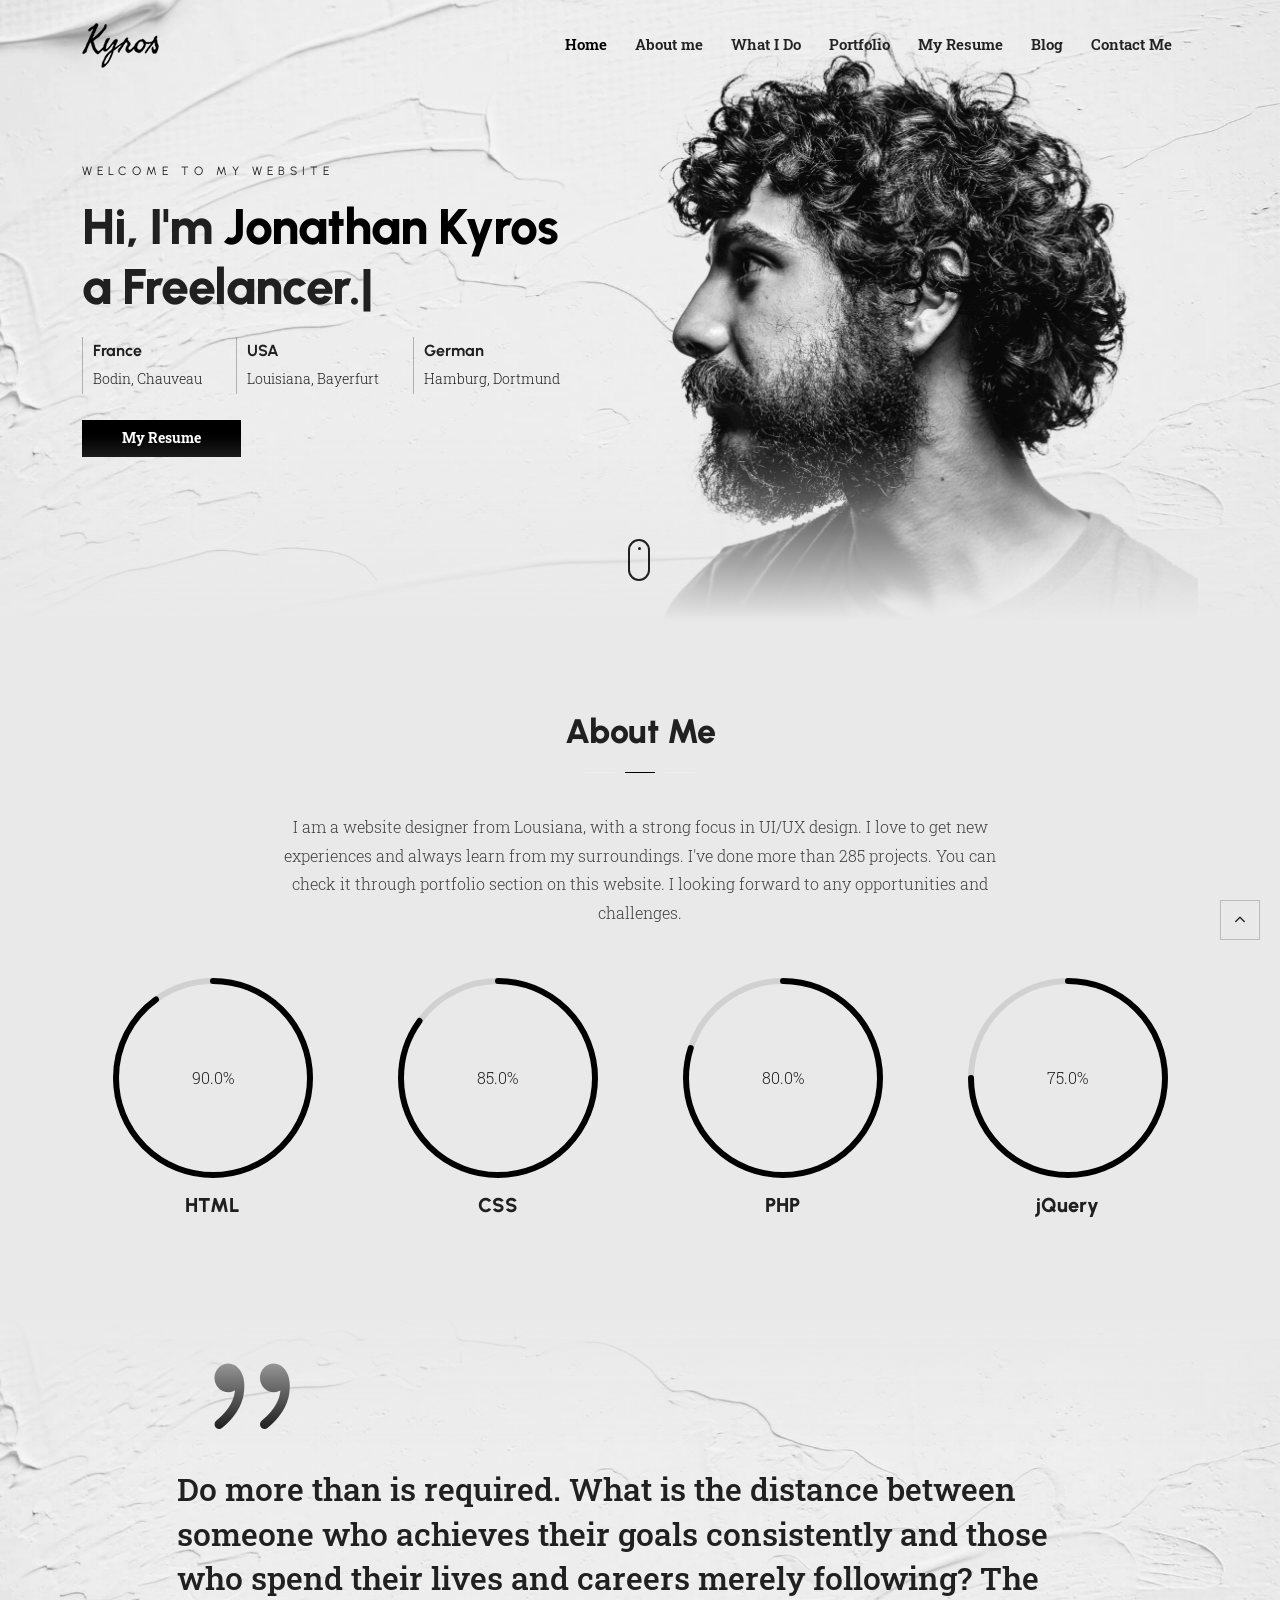
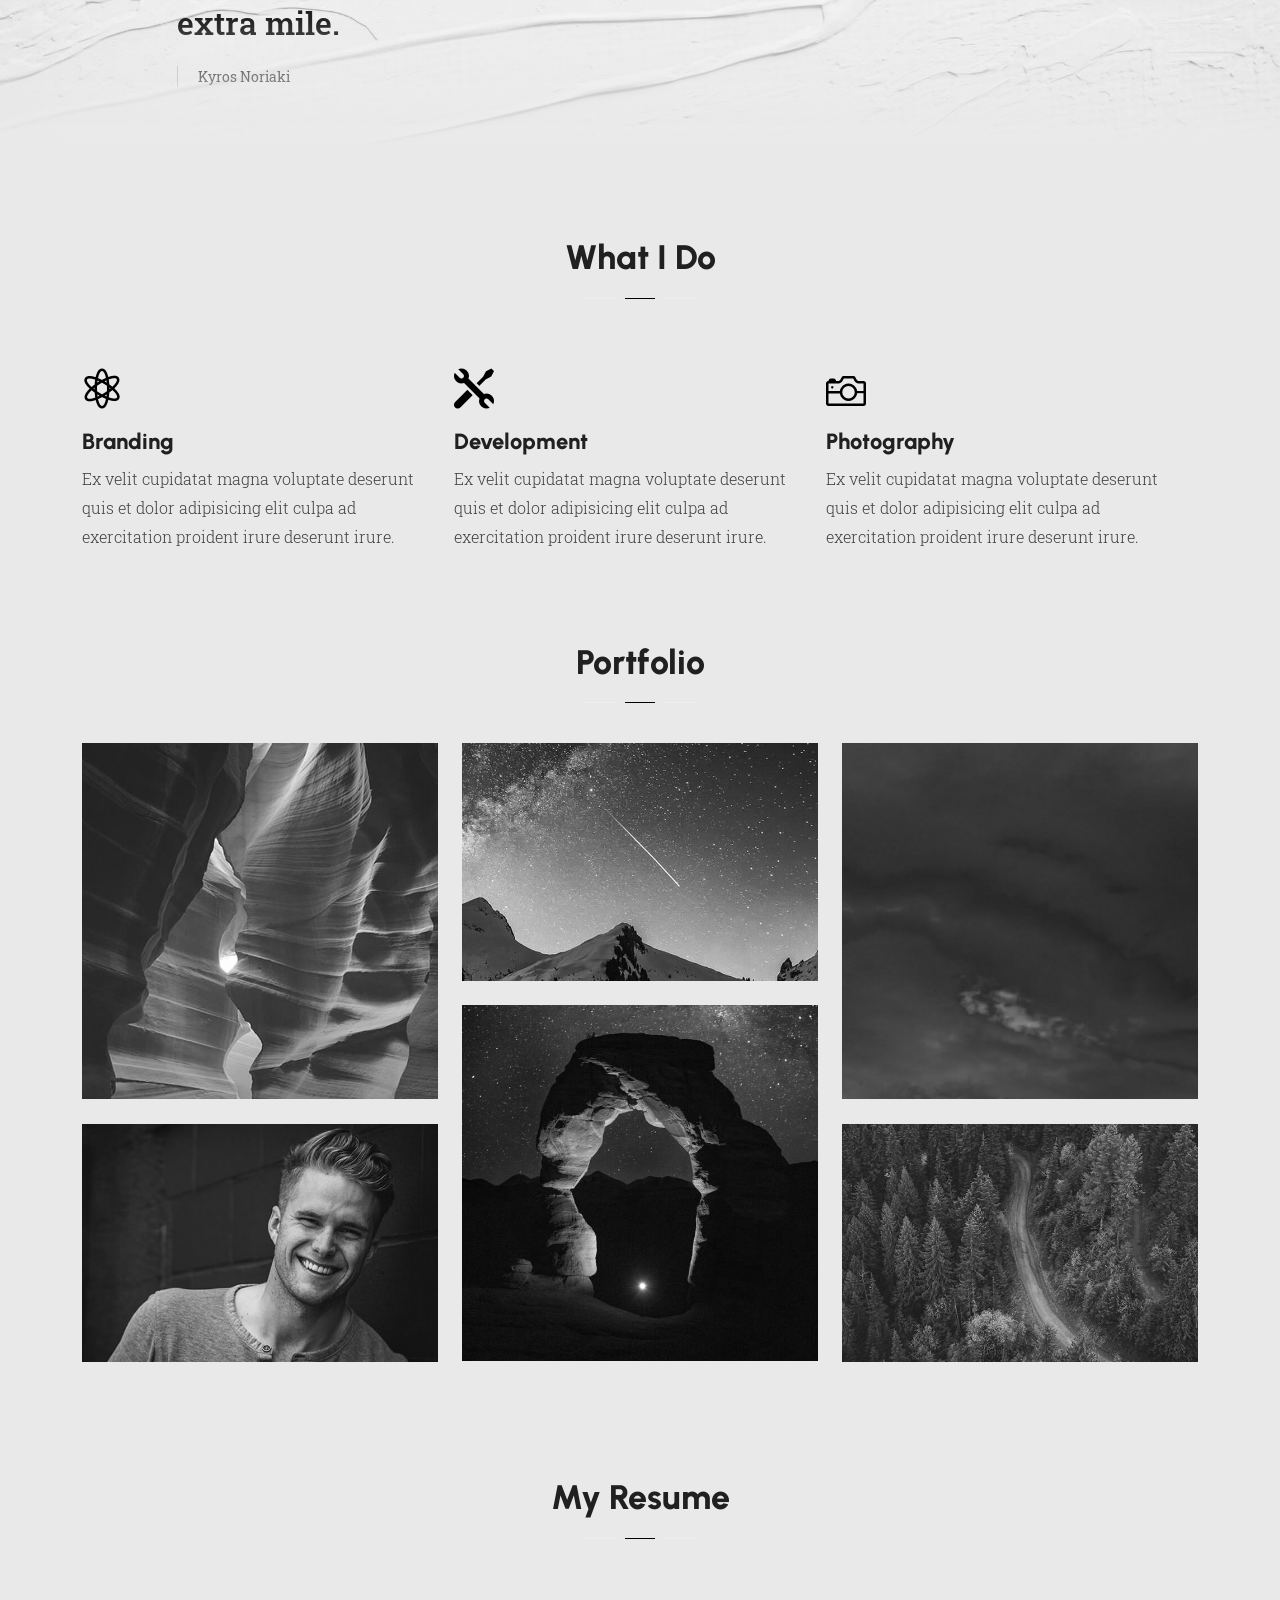
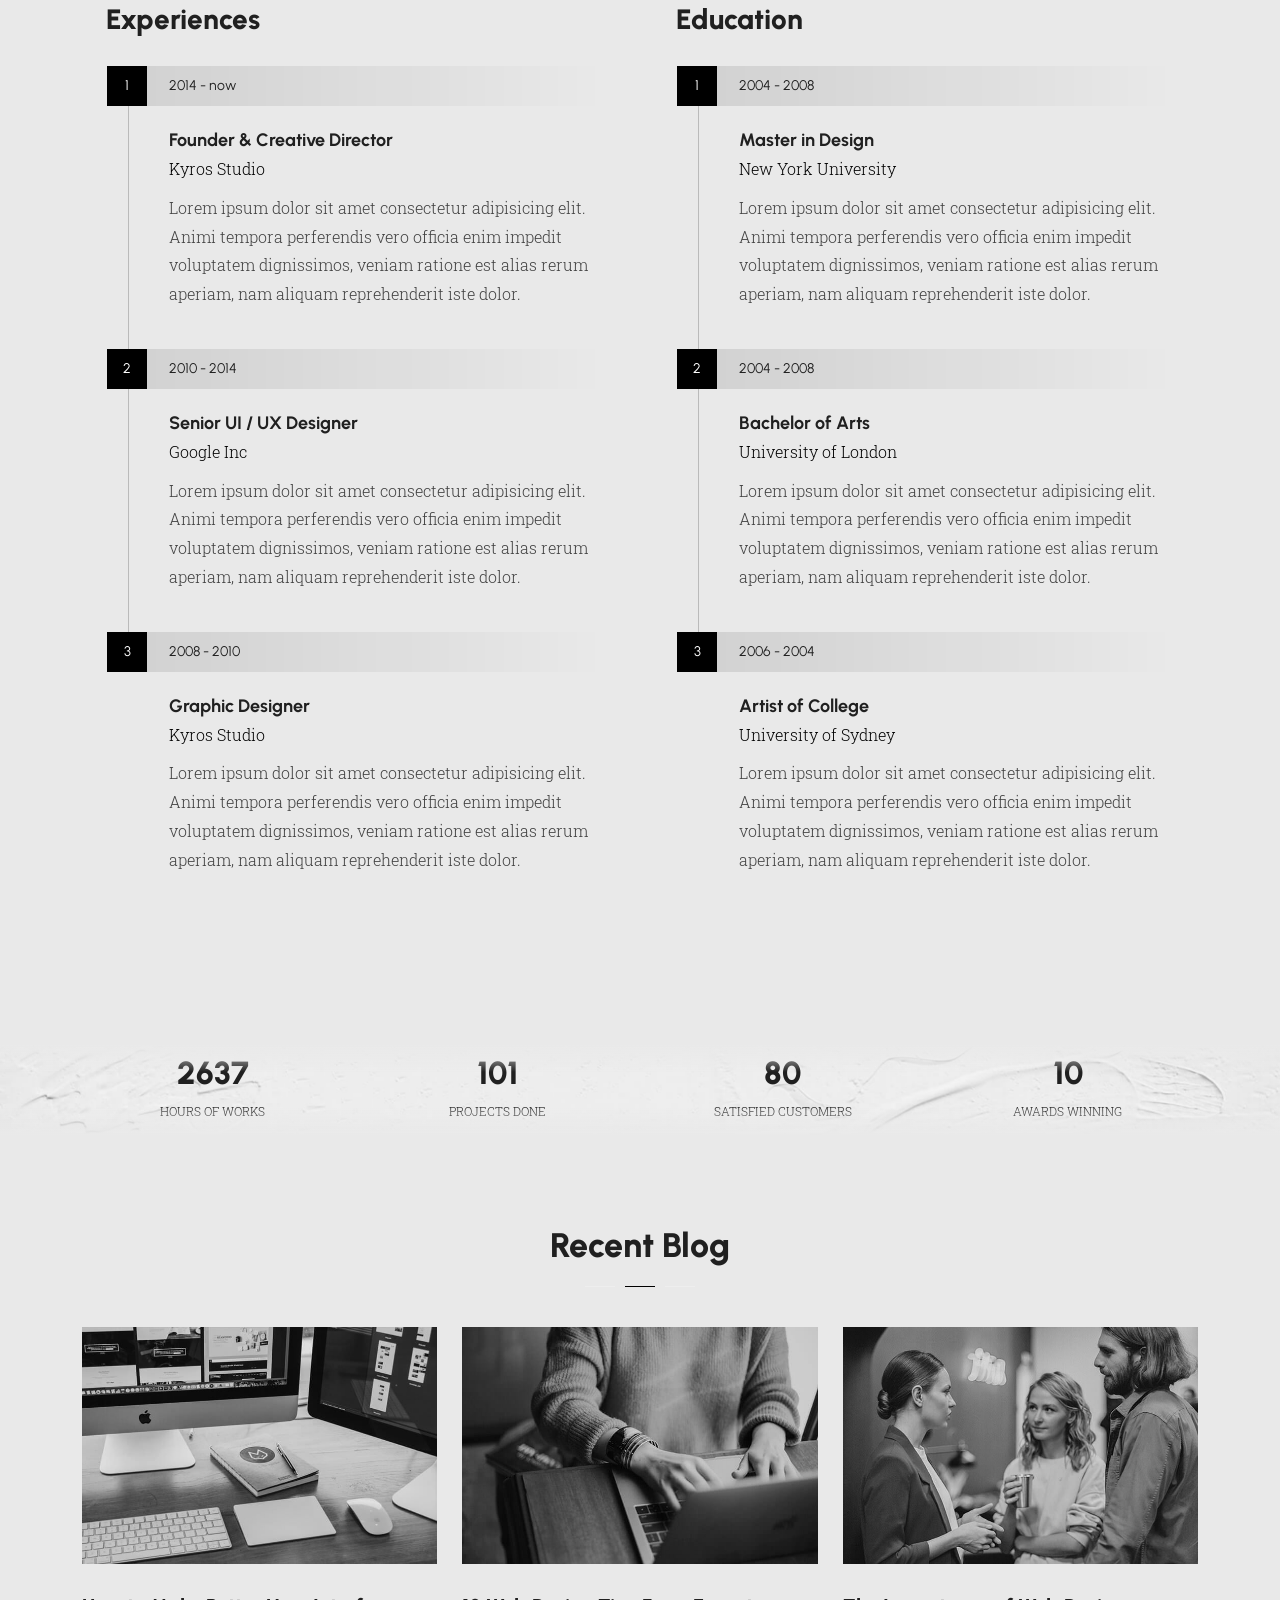
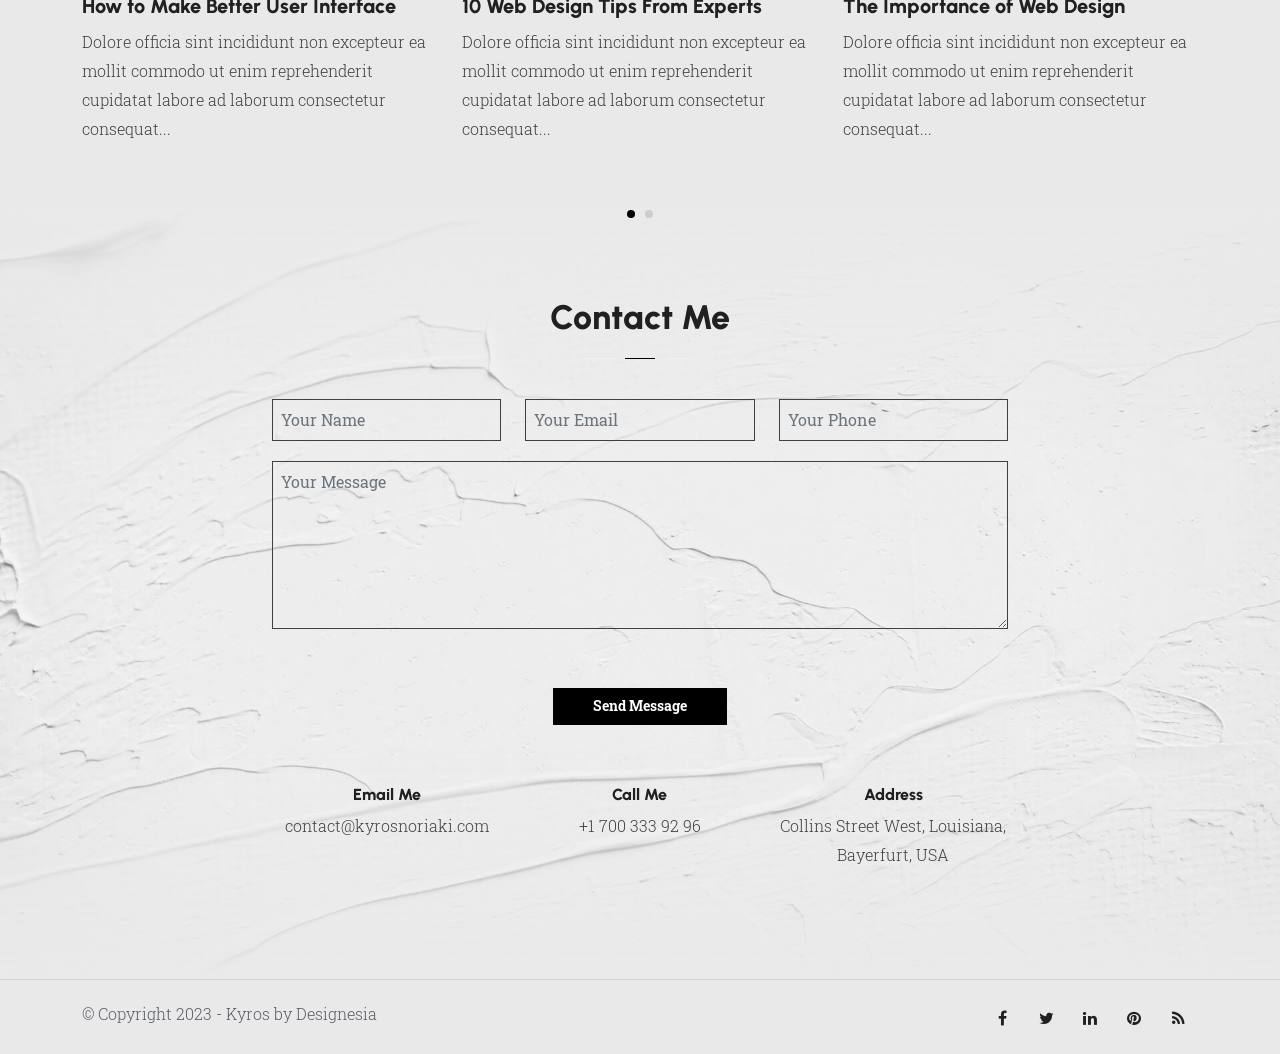
<file: index-grey.html>
<!DOCTYPE html>
<html lang="zxx">

<head>
    <title>Kyros - Personal Website</title>
    <link rel="icon" href="images/icon.png" type="image/gif" sizes="16x16">
    <meta content="text/html;charset=utf-8" http-equiv="Content-Type">
    <meta content="width=device-width, initial-scale=1.0" name="viewport" />
    <meta content="Kyros - Personal Website" name="description" />
    <meta content="" name="keywords" />
    <meta content="" name="author" />
    <!-- CSS Files
    ================================================== -->
    <link href="css/bootstrap.min.css" rel="stylesheet" type="text/css" id="bootstrap" />
    <link href="css/plugins.css" rel="stylesheet" type="text/css" />
    <link href="css/style.css" rel="stylesheet" type="text/css" />
    <link href="css/custom-style-4.css" rel="stylesheet" type="text/css" />
    <style>
        :root {
            --primary-color: #000000;
            --primary-color-rgb: 0,0,0;
        }
    </style>
    <link href="css/coloring.css" rel="stylesheet" type="text/css" />
</head>

<body class="onepage">
    <div id="wrapper">
        <!-- header begin -->
        <header class="transparent header-light">
            <div class="container">
                <div class="row">
                    <div class="col-md-12">
                        <div class="de-flex sm-pt10">
                            <div class="de-flex-col">
                                <div class="de-flex-col">
                                    <!-- logo begin -->
                                    <div id="logo">
                                        <a href="index.html">
                                            <img alt="" class="logo" src="images/logo-6.png" />
                                            <img alt="" class="logo-2" src="images/logo-6.png" />
                                        </a>
                                    </div>
                                    <!-- logo close -->
                                </div>
                            </div>
                            <div class="de-flex-col header-col-right">
                                <ul id="mainmenu">
                                    <li><a class="active" href="#top">Home<span></span></a></li>
                                    <li><a href="#section-about">About me<span></span></a></li>
                                    <li><a href="#section-services">What I Do<span></span></a></li>
                                    <li><a href="#section-portfolio">Portfolio<span></span></a></li>
                                    <li><a href="#section-resume">My Resume<span></span></a></li>
                                    <li><a href="#section-blog">Blog<span></span></a></li>
                                    <li><a href="#section-contact">Contact Me<span></span></a></li>
                                </ul>
                                <div class="menu_side_area">
                                    <span id="menu-btn"></span>
                                </div>
                            </div>
                        </div>
                    </div>
                </div>
            </div>
        </header>
        <!-- header close -->
        <!-- content begin -->
        <div class="no-bottom no-top" id="content">
            <div id="top"></div>

            <!-- page preloader begin -->
            <div id="preloader">
                <div class="preloader1"></div>
            </div>
            <!-- page preloader close -->
            
            <!-- float text begin -->
            <div class="float-text">
                <div class="de_social-icons">
                    <a href="#"><i class="fa fa-facebook fa-lg"></i></a>
                    <a href="#"><i class="fa fa-twitter fa-lg"></i></a>
                    <a href="#"><i class="fa fa-instagram fa-lg"></i></a>
                </div>
                <span>Follow Me</span>
            </div>
            <!-- float text close --> 

            <!-- load external content begin -->
            <div id="de_modal">
                <button class="button-close"></button>
                <div class="d-modal-loader"></div>
            </div>
             <!-- load external content close -->

            
            <section aria-label="section" class="jarallax no-top-md no-bottom sm-pt-120 overflow-hidden">
                <img src="images/background/l11.jpg" class="jarallax-img" alt="">
                <div class="container">
                        <div class="row align-items-center">
                            <div class="col-md-6">
                                <h5 class="s1 wow fadeInUp" data-wow-delay=".4s">Welcome to My Website</h5>
                                <div class="spacer-10"></div>
                                <div class="h1 wow fadeInUp" data-wow-delay=".6s">
                                    Hi, I'm <span class="id-color">Jonathan Kyros</span><br>a
                                    <div class="typed-strings">
                                        <p>Freelancer.</p>
                                        <p>Designer.</p>
                                        <p>Illustrator.</p>
                                        <p>Photographer.</p>
                                    </div>
                                    <div class="typed"></div>
                                </div>
                                <ul class="list_location wow fadeInUp" data-wow-delay=".8s">
                                    <li><span>France</span>Bodin, Chauveau</li>
                                    <li><span>USA</span>Louisiana, Bayerfurt</li>
                                    <li><span>German</span>Hamburg, Dortmund</li>
                                </ul>
                                <div class="spacer-10"></div>
                                <a class="btn-main wow fadeInUp" data-wow-delay=".6s" href="#section-resume">My Resume</a>
                            </div>
                            <div class="col-md-6">
                                <img src="images/misc/8.png" class="img-fluid wow fadeInUp" data-wow-delay=".8s" alt="">
                            </div>
                        </div>
                    </div>
                <a href="#section-about" class="mouse-icon-click scroll-to wow fadeInUp" data-wow-delay=".8s">
                    <span class="mouse fadeScroll relative" data-scroll-speed="10">
                        <span class="scroll"></span>
                    </span>
                </a>
                <div class="de-gradient-edge-bottom"></div>
            </section>
            <section id="section-about">
                <div class="container relative">
                    <div class="row">
                        <div class="col-md-12 text-center wow fadeInUp">
                            <h2>About Me</h2>
                            <div class="space-border"></div>
                        </div>
                        <div class="col-md-8 offset-md-2 text-center wow fadeInUp">
                            <p>I am a website designer from Lousiana, with a strong focus in UI/UX design. I love to get new experiences and always learn from my surroundings. I've done more than 285 projects. You can check it through portfolio section on
                                this website. I looking forward to any opportunities and challenges. </p>
                        </div>
                        <div class="spacer-single"></div>
                        <div class="col-lg-3 position-relative wow fadeIn" data-wow-delay=".2s">
                            <div class="position-relative">
                                <div class="progressbar" data-animate="false">
                                    <div class="circle" data-percent="90">
                                        <div></div>
                                    </div>
                                    <h4>HTML</h4>
                                </div>
                            </div>
                        </div>
                        <div class="col-lg-3 position-relative wow fadeIn" data-wow-delay=".4s">
                            <div class="position-relative">
                                <div class="progressbar" data-animate="false">
                                    <div class="circle" data-percent="85">
                                        <div></div>
                                    </div>
                                    <h4>CSS</h4>
                                </div>
                            </div>
                        </div>
                        <div class="col-lg-3 position-relative wow fadeIn" data-wow-delay=".6s">
                            <div class="position-relative">
                                <div class="progressbar" data-animate="false">
                                    <div class="circle" data-percent="80">
                                        <div></div>
                                    </div>
                                    <h4>PHP</h4>
                                </div>
                            </div>
                        </div>
                        <div class="col-lg-3 position-relative wow fadeIn" data-wow-delay=".8s">
                            <div class="position-relative">
                                <div class="progressbar" data-animate="false">
                                    <div class="circle" data-percent="75">
                                        <div></div>
                                    </div>
                                    <h4>jQuery</h4>
                                </div>
                            </div>
                        </div>
                    </div>
                </div>
            </section>
            <section id="section-my-quote" aria-label="section" class="jarallax no-top no-bottom">
                <div class="de-gradient-edge-top"></div>
                <img src="images/background/l11.jpg" class="jarallax-img" alt="">
                <div class="container">
                    <div class="row align-items-center">
                        <div class="col-md-10 offset-md-1">
                            <blockquote class="q-big wow fadeIn" data-wow-duration="3s">
                                <i class="d-big icon_quotations"></i>
                                Do more than is required. What is the distance between someone who achieves their goals consistently and those who spend their lives and careers merely following? The extra mile.
                                <span class="d-quote-by">Kyros Noriaki</span>
                            </blockquote>
                            <div class="spacer-double"></div>
                        </div>
                    </div>
                    </div>
                <div class="de-gradient-edge-bottom"></div>
            </section>
            <section id="section-services" class="no-bottom">
                <div class="container relative">
                    <div class="row">
                        <div class="col-md-12 text-center wow fadeInUp">
                            <h2>What I Do</h2>
                            <div class="space-border"></div>
                        </div>
                        <div class="spacer-single"></div>
                        <div class="row">
                            <div class="col-lg-4 wow fadeIn" data-wow-delay=".2s">
                                <div class="de-card-v1">
                                    <div class="d-inner">
                                        <i class="icon_genius id-color"></i>
                                        <div class="text">
                                            <h3>Branding</h3>
                                            Ex velit cupidatat magna voluptate deserunt quis et dolor adipisicing elit culpa ad exercitation proident irure deserunt irure.
                                        </div>
                                    </div>
                                </div>
                            </div>
                            <div class="col-lg-4 wow fadeIn" data-wow-delay=".4s">
                                <div class="de-card-v1">
                                    <div class="d-inner">
                                        <i class="icon_tools id-color"></i>
                                        <div class="text">
                                            <h3>Development</h3>
                                            Ex velit cupidatat magna voluptate deserunt quis et dolor adipisicing elit culpa ad exercitation proident irure deserunt irure.
                                        </div>
                                    </div>
                                </div>
                            </div>
                            <div class="col-lg-4 wow fadeIn" data-wow-delay=".6s">
                                <div class="de-card-v1">
                                    <div class="d-inner">
                                        <i class="icon_camera_alt id-color"></i>
                                        <div class="text">
                                            <h3>Photography</h3>
                                            Ex velit cupidatat magna voluptate deserunt quis et dolor adipisicing elit culpa ad exercitation proident irure deserunt irure.
                                        </div>
                                    </div>
                                </div>
                            </div>
                        </div>
                    </div>
                </div>
            </section>
            <section id="section-portfolio" class="no-bottom">
                <div class="container relative">
                    <div class="row">
                        <div class="col-md-12 text-center wow fadeInUp">
                            <h2>Portfolio</h2>
                            <div class="space-border"></div>
                        </div>
                    </div>
                    <div id="gallery" class="row sequence">
                        <div class="col-md-4 item">
                            <div class="de_modal wow" data-url="single-project.html">
                                <div class="card-image-1 mod-c" data-tilt>
                                    <div class="d-text">
                                        <h3>Single Image</h3>
                                        <h5 class="d-tag">website</h5>
                                    </div>
                                    <img src="images/gallery/1.jpg" class="img-fluid" alt="">
                                </div>
                            </div>
                        </div>
                        <div class="col-md-4 item">
                            <div class="de_modal wow" data-url="single-project-2.html">
                                <div class="card-image-1 mod-c" data-tilt>
                                    <div class="d-text">
                                        <h3>Multiple Images</h3>
                                        <h5 class="d-tag">website</h5>
                                    </div>
                                    <img src="images/gallery/2.jpg" class="img-fluid" alt="">
                                </div>
                            </div>
                        </div>
                        <div class="col-md-4 item">
                            <div class="de_modal wow" data-url="single-project-3.html">
                                <div class="card-image-1 mod-c" data-tilt>
                                    <div class="d-text">
                                        <h3>Self Hosted Video</h3>
                                        <h5 class="d-tag">website</h5>
                                    </div>
                                    <img src="images/gallery/3.jpg" class="img-fluid" alt="">
                                </div>
                            </div>
                        </div>
                        <div class="col-md-4 item">
                            <div class="de_modal wow" data-url="single-project.html">
                                <div class="card-image-1 mod-c" data-tilt>
                                    <div class="d-text">
                                        <h3>Bluetec App</h3>
                                        <h5 class="d-tag">website</h5>
                                    </div>
                                    <img src="images/gallery/4.jpg" class="img-fluid" alt="">
                                </div>
                            </div>
                        </div>
                        <div class="col-md-4 item">
                            <div class="de_modal wow" data-url="single-project.html">
                                <div class="card-image-1 mod-c" data-tilt>
                                    <div class="d-text">
                                        <h3>Uhost Hosting</h3>
                                        <h5 class="d-tag">website</h5>
                                    </div>
                                    <img src="images/gallery/5.jpg" class="img-fluid" alt="">
                                </div>
                            </div>
                        </div>
                        <div class="col-md-4 item">
                            <div class="de_modal wow" data-url="single-project.html">
                                <div class="card-image-1 mod-c" data-tilt>
                                    <div class="d-text">
                                        <h3>Bolo Creative</h3>
                                        <h5 class="d-tag">website</h5>
                                    </div>
                                    <img src="images/gallery/6.jpg" class="img-fluid" alt="">
                                </div>
                            </div>
                        </div>
                    </div>
                </div>
            </section>
            <section id="section-resume">
                <div class="container relative">
                    <div class="row">
                        <div class="col-md-12 text-center wow fadeInUp">
                            <h2>My Resume</h2>
                            <div class="space-border"></div>
                        </div>
                    </div>
                    <div class="row gh-5">
                        <div class="col-lg-6 wow fadeInUp">
                            <div class="p-4">
                                <h3 class="s_border">Experiences</h3>
                                <ul class="d_timeline">
                                    <li class="d_timeline-item">
                                        <h3 class="d_timeline-title">2014 - now</h3>
                                        <p class="d_timeline-text"><span class="d_title">Founder &amp; Creative Director</span><span class="d_company">Kyros Studio</span>Lorem ipsum dolor sit amet consectetur adipisicing elit. Animi tempora perferendis vero officia enim impedit voluptatem dignissimos, veniam ratione est alias rerum aperiam, nam aliquam reprehenderit iste dolor.</p>
                                    </li>
                                    <li class="d_timeline-item">
                                        <h3 class="d_timeline-title">2010 - 2014</h3>
                                        <p class="d_timeline-text"><span class="d_title">Senior UI / UX Designer</span><span class="d_company">Google Inc</span>Lorem ipsum dolor sit amet consectetur adipisicing elit. Animi tempora perferendis vero officia enim impedit voluptatem dignissimos, veniam ratione est alias rerum aperiam, nam aliquam reprehenderit iste dolor.</p>
                                    </li>
                                    <li class="d_timeline-item">
                                        <h3 class="d_timeline-title">2008 - 2010</h3>
                                        <p class="d_timeline-text"><span class="d_title">Graphic Designer</span><span class="d_company">Kyros Studio</span>Lorem ipsum dolor sit amet consectetur adipisicing elit. Animi tempora perferendis vero officia enim impedit voluptatem dignissimos, veniam ratione est alias rerum aperiam, nam aliquam reprehenderit iste dolor.</p>
                                    </li>
                                </ul>
                            </div>
                        </div>
                        <div class="col-lg-6 wow fadeInUp">
                            <div class="p-4">
                                <h3 class="s_border">Education</h3>
                                <ul class="d_timeline">
                                    <li class="d_timeline-item">
                                        <h3 class="d_timeline-title">2004 - 2008</h3>
                                        <p class="d_timeline-text"><span class="d_title">Master in Design</span><span class="d_company">New York University</span>Lorem ipsum dolor sit amet consectetur adipisicing elit. Animi tempora perferendis vero officia enim impedit voluptatem dignissimos, veniam ratione est alias rerum aperiam, nam aliquam reprehenderit iste dolor.</p>
                                    </li>
                                    <li class="d_timeline-item">
                                        <h3 class="d_timeline-title">2004 - 2008</h3>
                                        <p class="d_timeline-text"><span class="d_title">Bachelor of Arts</span><span class="d_company">University of London</span>Lorem ipsum dolor sit amet consectetur adipisicing elit. Animi tempora perferendis vero officia enim impedit voluptatem dignissimos, veniam ratione est alias rerum aperiam, nam aliquam reprehenderit iste dolor.</p>
                                    </li>
                                    <li class="d_timeline-item">
                                        <h3 class="d_timeline-title">2006 - 2004</h3>
                                        <p class="d_timeline-text"><span class="d_title">Artist of College</span><span class="d_company">University of Sydney</span>Lorem ipsum dolor sit amet consectetur adipisicing elit. Animi tempora perferendis vero officia enim impedit voluptatem dignissimos, veniam ratione est alias rerum aperiam, nam aliquam reprehenderit iste dolor.</p>
                                    </li>
                                </ul>
                            </div>
                        </div>
                    </div>
                </div>
            </section>
            <section id="section-fun-facts" aria-label="section" class="jarallax no-top no-bottom">
                <div class="de-gradient-edge-top"></div>
                <img src="images/background/l11.jpg" class="jarallax-img" alt="">
                <div class="container">
                        <div class="row">
                            <div class="col-md-3 wow fadeIn" data-wow-delay="0">
                                <div class="de_count text-center">
                                    <h3 class="timer" data-to="8240" data-speed="2500">0</h3>
                                    <span>Hours of Works</span>
                                </div>
                            </div>

                            <div class="col-md-3 wow fadeIn" data-wow-delay=".25s">
                                <div class="de_count text-center">
                                    <h3 class="timer" data-to="315" data-speed="2500">0</h3>
                                    <span>Projects Done</span>
                                </div>
                            </div>

                            <div class="col-md-3 wow fadeIn" data-wow-delay=".5s">
                                <div class="de_count text-center">
                                    <h3 class="timer" data-to="250" data-speed="2500">0</h3>
                                    <span>Satisfied Customers</span>
                                </div>
                            </div>

                            <div class="col-md-3 wow fadeIn" data-wow-delay=".75s">
                                <div class="de_count text-center">
                                    <h3 class="timer" data-to="32" data-speed="2500">0</h3>
                                    <span>Awards Winning</span>
                                </div>
                            </div>
                        </div>
                    </div>
                <div class="de-gradient-edge-bottom"></div>
            </section>
            <section id="section-blog" class="no-bottom">
                <div class="container relative">
                    <div class="row">
                        <div class="col-md-12 text-center wow fadeInUp">
                            <h2>Recent Blog</h2>
                            <div class="space-border"></div>
                        </div>
                    </div>
                    <div id="carousel-blog" class="owl-carousel wow fadeInUp">
                        <div class="bloglist item">
                            <div class="post-content">
                                <div class="post-image">
                                    <div class="de_modal" data-url="single-blog.html"><img alt="" src="images/blog/1.jpg" class="lazy grayscale"></div>
                                </div>
                                <div class="post-text">
                                    <h4 class="de_modal" data-url="single-blog.html">How to Make Better User Interface</h4>
                                    <p>Dolore officia sint incididunt non excepteur ea mollit commodo ut enim reprehenderit cupidatat labore ad laborum consectetur consequat...</p>
                                </div>
                            </div>
                        </div>
                        <div class="bloglist item">
                            <div class="post-content">
                                <div class="post-image">
                                    <div class="de_modal" data-url="single-blog.html"><img alt="" src="images/blog/2.jpg" class="lazy grayscale"></div>
                                </div>
                                <div class="post-text">
                                    <h4 class="de_modal" data-url="single-blog.html">10 Web Design Tips From Experts</h4>
                                    <p>Dolore officia sint incididunt non excepteur ea mollit commodo ut enim reprehenderit cupidatat labore ad laborum consectetur consequat...</p>
                                </div>
                            </div>
                        </div>
                        <div class="bloglist item">
                            <div class="post-content">
                                <div class="post-image">
                                    <div class="de_modal" data-url="single-blog.html"><img alt="" src="images/blog/3.jpg" class="lazy grayscale"></div>
                                </div>
                                <div class="post-text">
                                    <h4 class="de_modal" data-url="single-blog.html">The Importance of Web Design</h4>
                                    <p>Dolore officia sint incididunt non excepteur ea mollit commodo ut enim reprehenderit cupidatat labore ad laborum consectetur consequat...</p>
                                </div>
                            </div>
                        </div>
                        <div class="bloglist item">
                            <div class="post-content">
                                <div class="post-image">
                                    <div class="de_modal" data-url="single-blog.html"><img alt="" src="images/blog/4.jpg" class="lazy grayscale"></div>
                                </div>
                                <div class="post-text">
                                    <h4 class="de_modal" data-url="single-blog.html">10 Web Design Tips From Experts</h4>
                                    <p>Dolore officia sint incididunt non excepteur ea mollit commodo ut enim reprehenderit cupidatat labore ad laborum consectetur consequat...</p>
                                </div>
                            </div>
                        </div>
                        <div class="bloglist item">
                            <div class="post-content">
                                <div class="post-image">
                                    <div class="de_modal" data-url="single-blog.html"><img alt="" src="images/blog/5.jpg" class="lazy grayscale"></div>
                                </div>
                                <div class="post-text">
                                    <h4 class="de_modal" data-url="single-blog.html">The Importance of Web Design</h4>
                                    <p>Dolore officia sint incididunt non excepteur ea mollit commodo ut enim reprehenderit cupidatat labore ad laborum consectetur consequat...</p>
                                </div>
                            </div>
                        </div>
                        <div class="bloglist item">
                            <div class="post-content">
                                <div class="post-image">
                                    <div class="de_modal" data-url="single-blog.html"><img alt="" src="images/blog/6.jpg" class="lazy grayscale"></div>
                                </div>
                                <div class="post-text">
                                    <h4 class="de_modal" data-url="single-blog.html">Tips for Healthy Teeth<span></span></h4>
                                    <p>Dolore officia sint incididunt non excepteur ea mollit commodo ut enim reprehenderit cupidatat labore ad laborum consectetur consequat...</p>
                                </div>
                            </div>
                        </div>
                    </div>
                </div>
            </section>
            <section id="section-contact" class="jarallax">
                <div class="de-gradient-edge-top"></div>
                <img src="images/background/l11.jpg" class="jarallax-img" alt="">
                <div class="container z-index-1000">
                    <div class="row">
                        <div class="col-md-12 text-center wow fadeInUp">
                            <h2>Contact Me</h2>
                            <div class="space-border"></div>
                        </div>
                        <div class="col-lg-8 offset-lg-2 wow fadeInUp">
                            <div class="contact_form_wrapper">
                                <form name="contactForm" id="contact_form" class="form-border" method="post" action="#">
                                    <div class="row">
                                        <div class="col-md-4">
                                            <div class="field-set">
                                                <input type="text" name="Name" id="name" class="form-control" placeholder="Your Name" required>
                                            </div>
                                        </div>
                                        <div class="col-md-4">
                                            <div class="field-set">
                                                <input type="text" name="Email" id="email" class="form-control" placeholder="Your Email" required>
                                            </div>
                                        </div>
                                        <div class="col-md-4">
                                            <div class="field-set">
                                                <input type="text" name="phone" id="phone" class="form-control" placeholder="Your Phone" required>
                                            </div>
                                        </div>
                                    </div>
                                    <div class="text-center">
                                        <div class="field-set">
                                            <textarea name="message" id="message" class="form-control" placeholder="Your Message" required></textarea>
                                        </div>
                                        <div class="g-recaptcha" data-sitekey="copy-your-site-key-here"></div>
                                        <div id='submit' class="mt10">
                                            <input type='submit' id='send_message' value='Send Message' class="btn-main">
                                        </div>

                                        <div id="success_message" class='success'>
                                            Your message has been sent successfully. Refresh this page if you want to send more messages.
                                        </div>
                                        <div id="error_message" class='error'>
                                            Sorry there was an error sending your form.
                                        </div>

                                    </div>
                                </form>
                            </div>
                            <div class="spacer-double"></div>
                            <div class="row text-center wow fadeInUp">
                                <div class="col-md-4">
                                    <div class="wm-1"></div>
                                    <h6>Email Me</h6>
                                    <p>contact@kyrosnoriaki.com</p>
                                </div>
                                <div class="col-md-4">
                                    <div class="wm-1"></div>
                                    <h6>Call Me</h6>
                                    <p>+1 700 333 92 96</p>
                                </div>
                                <div class="col-md-4">
                                    <div class="wm-1"></div>
                                    <h6>Address</h6>
                                    <p>Collins Street West, Louisiana, Bayerfurt, USA</p>
                                </div>
                            </div>
                        </div>
                    </div>
                </div>
                <div class="de-gradient-edge-bottom"></div>
            </section>
        </div>
        <!-- content close -->
        <a href="#" id="back-to-top"></a>
        <!-- footer begin -->
        <footer>
            <div class="container">
                <div class="row">
                    <div class="col-md-6">
                        <a href="index.html">
                            <span class="copy">&copy; Copyright 2023 - Kyros by Designesia</span>
                        </a>
                    </div>
                    <div class="col-md-6">
                        <div class="social-icons">
                            <a href="#"><i class="fa fa-facebook fa-lg"></i></a>
                            <a href="#"><i class="fa fa-twitter fa-lg"></i></a>
                            <a href="#"><i class="fa fa-linkedin fa-lg"></i></a>
                            <a href="#"><i class="fa fa-pinterest fa-lg"></i></a>
                            <a href="#"><i class="fa fa-rss fa-lg"></i></a>
                        </div>
                    </div>
                </div>
            </div>
        </footer>
        <!-- footer close -->
    </div>
    <!-- Javascript Files
    ================================================== -->
    <script src="js/plugins.js"></script>
    <script src="js/designesia.js"></script>
    <script src='https://www.google.com/recaptcha/api.js' async defer></script>
    <script src="form.js"></script>
    <script>
    jQuery(document).ready(function() {
        $(function() {
            // jquery typed plugin
            $(".typed").typed({
                stringsElement: $('.typed-strings'),
                typeSpeed: 100,
                backDelay: 500,
                loop: true,
                contentType: 'html', // or text
                // defaults to false for infinite loop
                loopCount: false,
                callback: function() { null; },
                resetCallback: function() { newTyped(); }
            });
        });
    });
    </script>
</body>

</html>
</file>
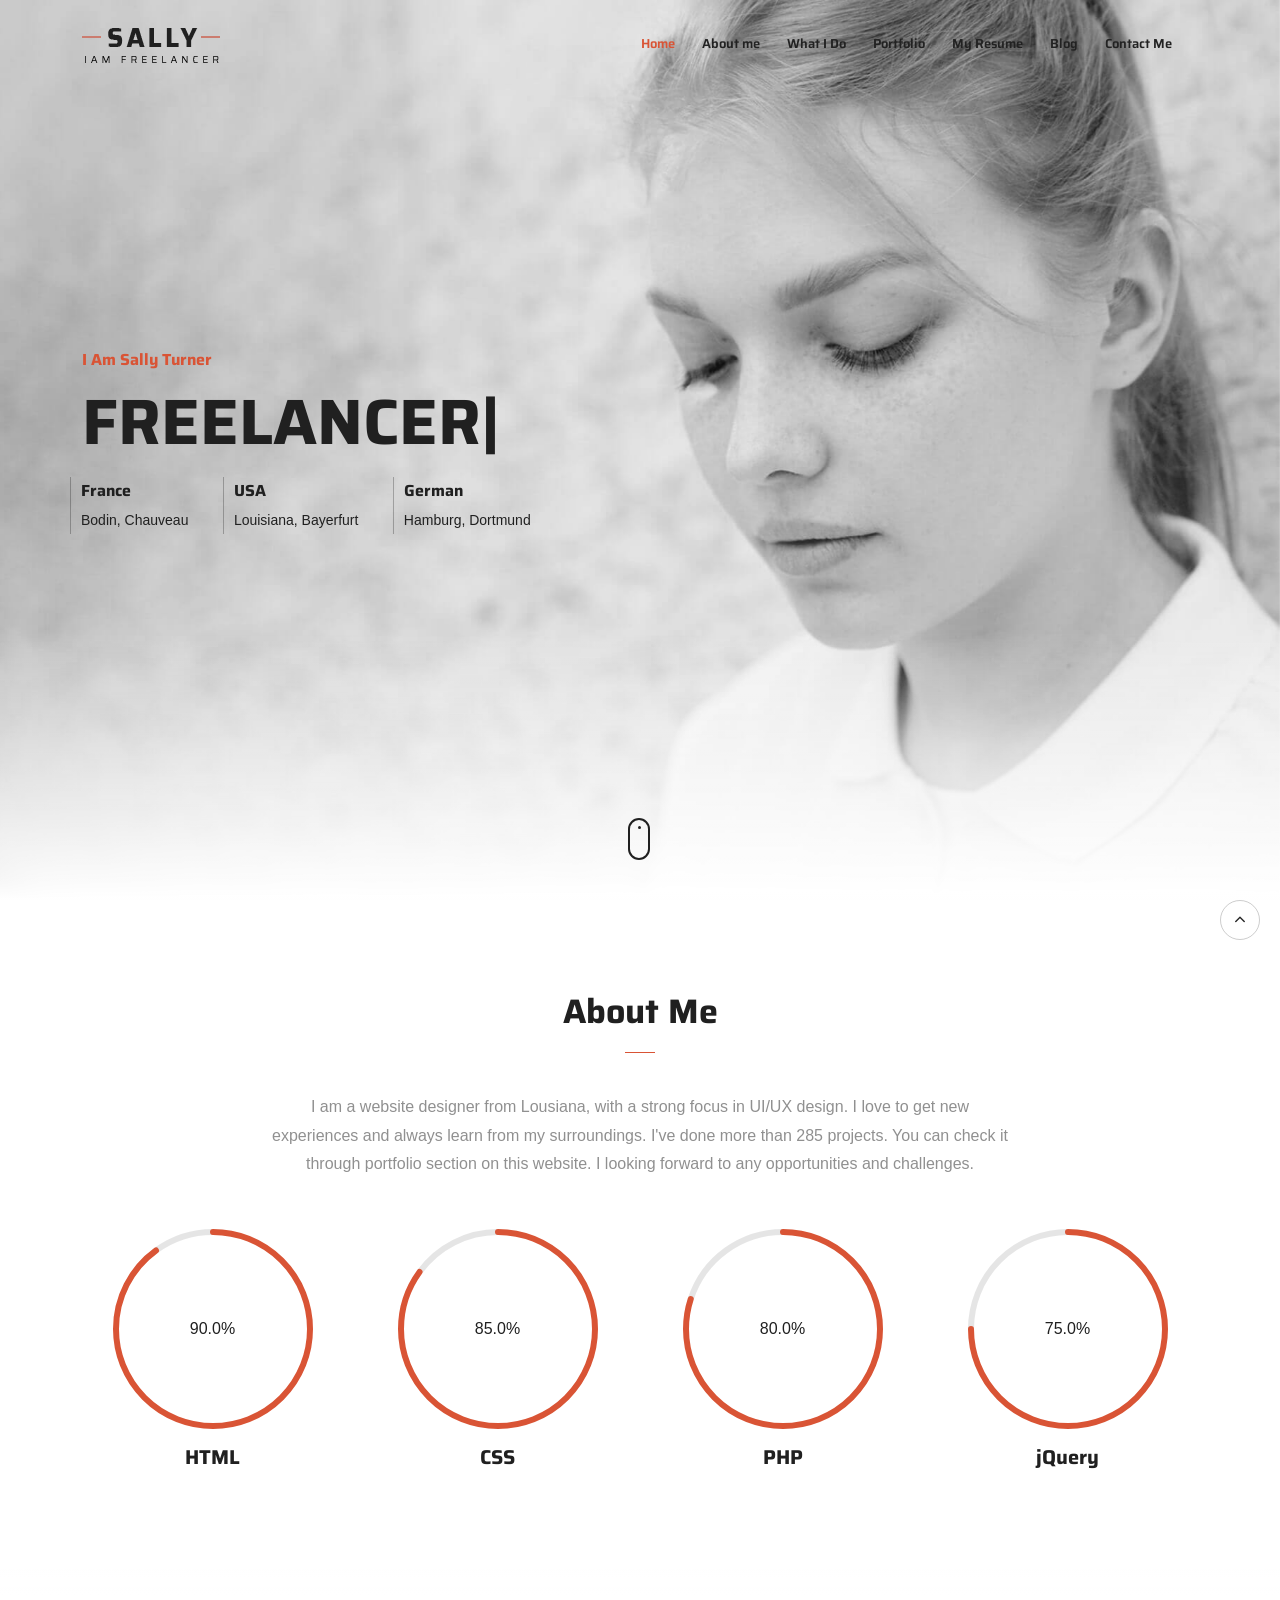
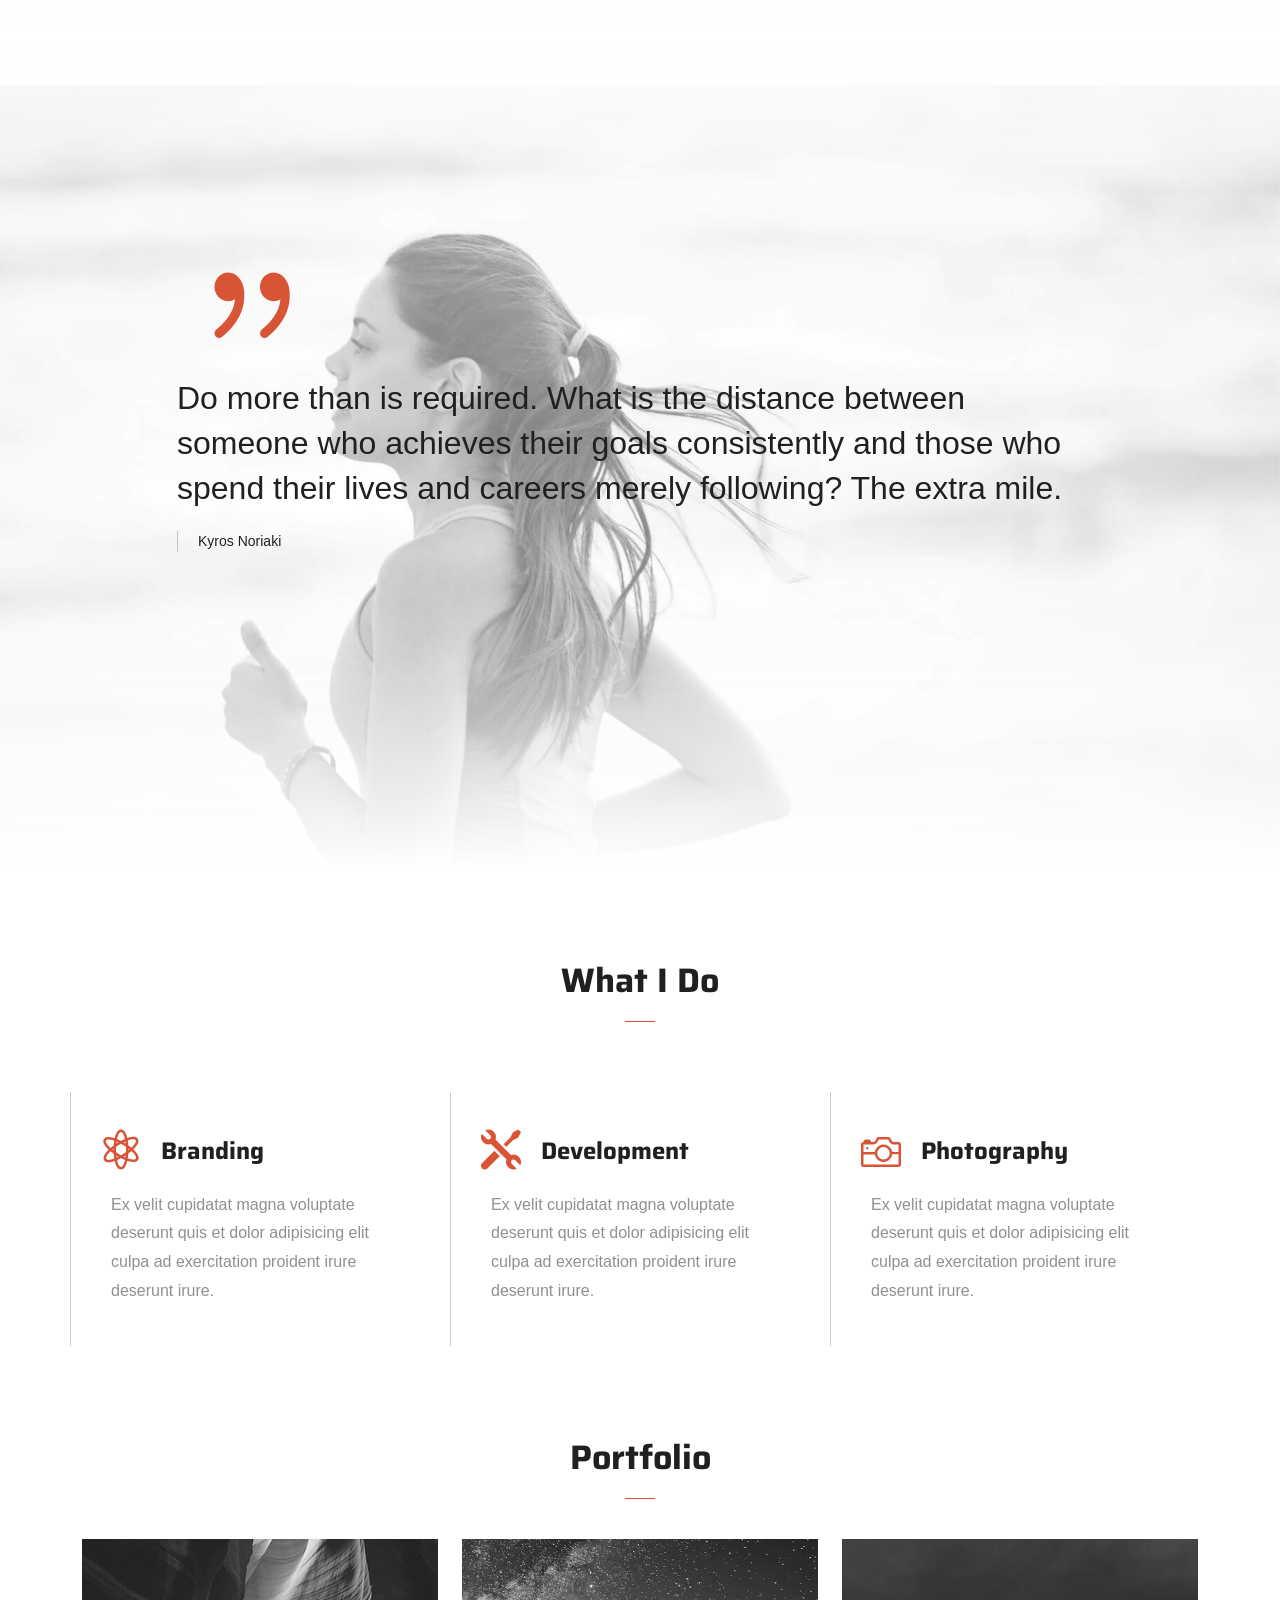
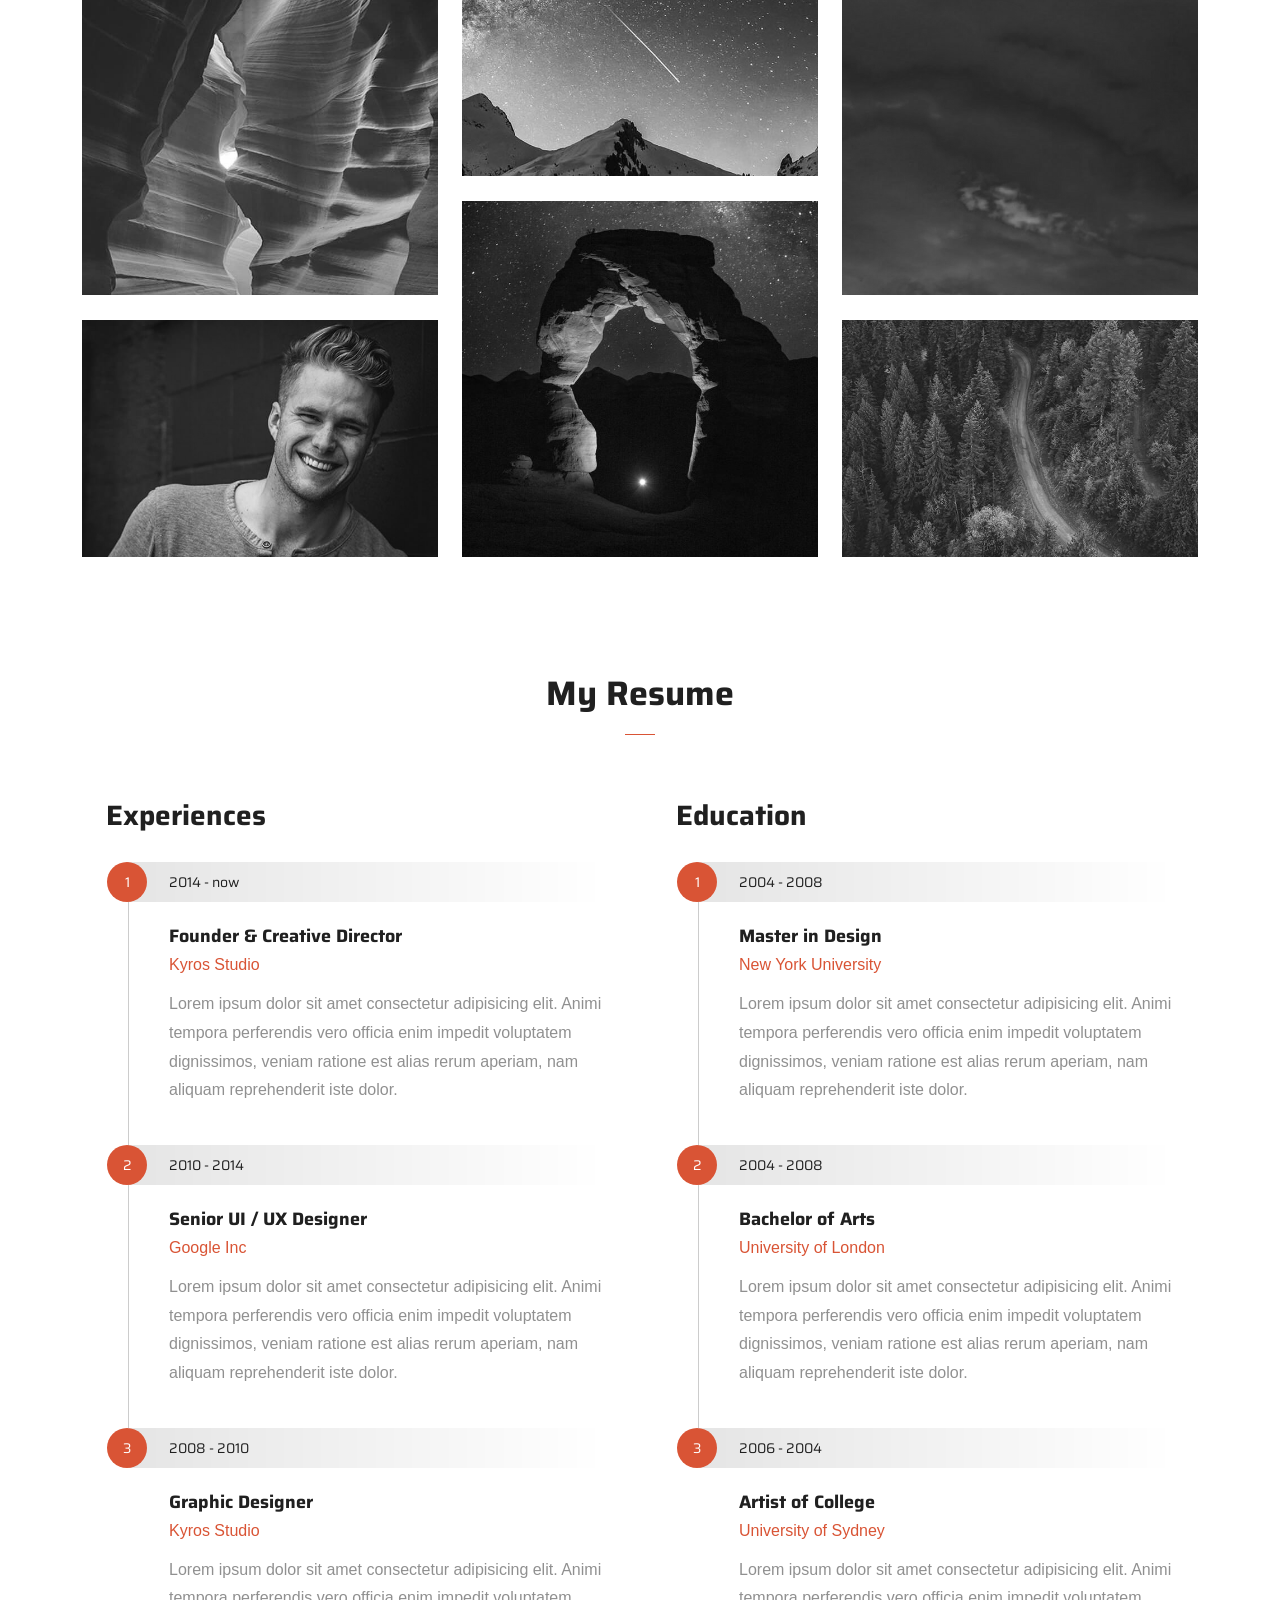
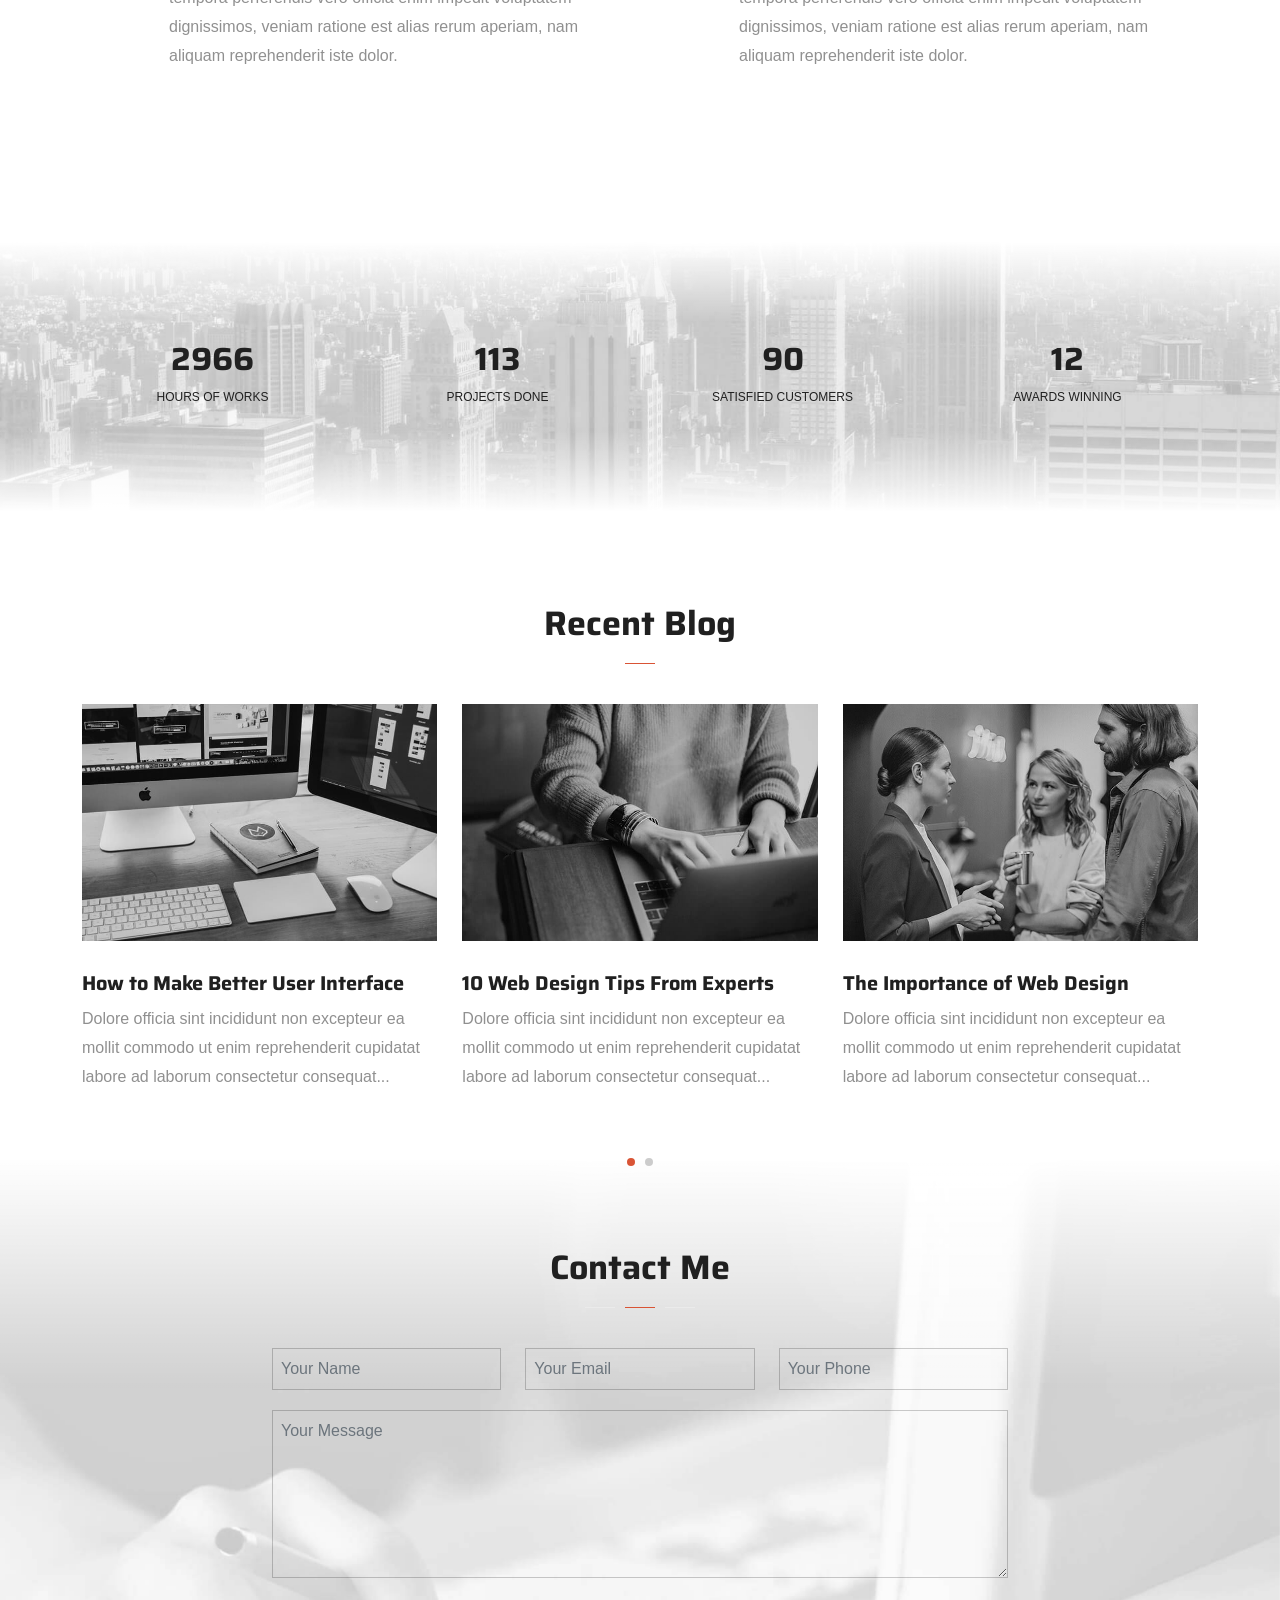
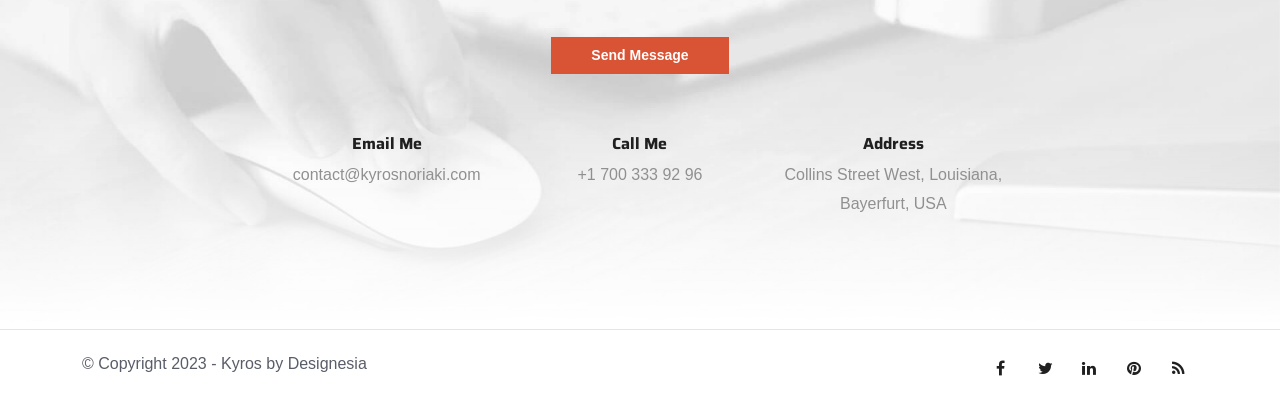
<file: index-light.html>
<!DOCTYPE html>
<html lang="zxx">

<head>
    <title>Kyros - Personal Website</title>
    <link rel="icon" href="images/icon.png" type="image/gif" sizes="16x16">
    <meta content="text/html;charset=utf-8" http-equiv="Content-Type">
    <meta content="width=device-width, initial-scale=1.0" name="viewport" />
    <meta content="Kyros - Personal Website" name="description" />
    <meta content="" name="keywords" />
    <meta content="" name="author" />
    <!-- CSS Files
    ================================================== -->
    <link href="css/bootstrap.min.css" rel="stylesheet" type="text/css" id="bootstrap" />
    <link href="css/plugins.css" rel="stylesheet" type="text/css" />
    <link href="css/style.css" rel="stylesheet" type="text/css" />
    <style>
        :root {
            --primary-color: #D95435;
            --primary-color-rgb: 217, 84, 53;
        }
    </style>
    <link href="css/coloring.css" rel="stylesheet" type="text/css" />
</head>

<body class="onepage">
    <div id="wrapper">
        <!-- header begin -->
        <header class="transparent header-light">
            <div class="container">
                <div class="row">
                    <div class="col-md-12">
                        <div class="de-flex sm-pt10">
                            <div class="de-flex-col">
                                <div class="de-flex-col">
                                    <!-- logo begin -->
                                    <div id="logo">
                                        <a href="index.html">
                                            <img alt="" class="logo" src="images/logo-3.png" />
                                            <img alt="" class="logo-2" src="images/logo-3.png" />
                                        </a>
                                    </div>
                                    <!-- logo close -->
                                </div>
                            </div>
                            <div class="de-flex-col header-col-right">
                                <ul id="mainmenu">
                                    <li><a class="active" href="#top">Home<span></span></a></li>
                                    <li><a href="#section-about">About me<span></span></a></li>
                                    <li><a href="#section-services">What I Do<span></span></a></li>
                                    <li><a href="#section-portfolio">Portfolio<span></span></a></li>
                                    <li><a href="#section-resume">My Resume<span></span></a></li>
                                    <li><a href="#section-blog">Blog<span></span></a></li>
                                    <li><a href="#section-contact">Contact Me<span></span></a></li>
                                </ul>
                                <div class="menu_side_area">
                                    <span id="menu-btn"></span>
                                </div>
                            </div>
                        </div>
                    </div>
                </div>
            </div>
        </header>
        <!-- header close -->
        <!-- content begin -->
        <div class="no-bottom no-top" id="content">
            <div id="top"></div>

            <!-- page preloader begin -->
            <div id="preloader">
                <div class="preloader1"></div>
            </div>
            <!-- page preloader close -->
            
            <!-- float text begin -->
            <div class="float-text">
                <div class="de_social-icons">
                    <a href="#"><i class="fa fa-facebook fa-lg"></i></a>
                    <a href="#"><i class="fa fa-twitter fa-lg"></i></a>
                    <a href="#"><i class="fa fa-instagram fa-lg"></i></a>
                </div>
                <span>Follow Me</span>
            </div>
            <!-- float text close --> 

            <!-- load external content begin -->
            <div id="de_modal">
                <button class="button-close"></button>
                <div class="d-modal-loader"></div>
            </div>
             <!-- load external content close -->

            <section aria-label="section" class="jarallax no-top no-bottom">
                <img src="images/background/l1.jpg" class="jarallax-img" alt="">
                <div class="v-center">
                    <div class="container">
                        <div class="row align-items-center">
                            <div class="col-md-12">
                                <h6 class="wow fadeInUp" data-wow-delay=".4s"><span class="id-color">I Am Sally Turner</span></h6>
                                <div class="spacer-10"></div>
                                <div class="h1_big wow fadeInUp" data-wow-delay=".6s">
                                    <div class="typed-strings">
                                        <p>Freelancer</p>
                                        <p>Programmer</p>
                                        <p>Photographer</p>
                                    </div>
                                    <div class="typed"></div>
                                </div>
                            </div>
                            <div class="spacer-20"></div>
                            <ul class="list_location wow fadeInUp" data-wow-delay=".8s">
                                <li><span>France</span>Bodin, Chauveau</li>
                                <li><span>USA</span>Louisiana, Bayerfurt</li>
                                <li><span>German</span>Hamburg, Dortmund</li>
                            </ul>
                        </div>
                    </div>
                </div>
                <a href="#section-about" class="mouse-icon-click scroll-to">
                    <span class="mouse fadeScroll relative" data-scroll-speed="10">
                        <span class="scroll"></span>
                    </span>
                </a>
                <div class="de-gradient-edge-bottom"></div>
            </section>
            <section id="section-about">
                <div class="container relative">
                    <div class="row">
                        <div class="col-md-12 text-center wow fadeInUp">
                            <h2>About Me</h2>
                            <div class="space-border"></div>
                        </div>
                        <div class="col-md-8 offset-md-2 text-center wow fadeInUp">
                            <p>I am a website designer from Lousiana, with a strong focus in UI/UX design. I love to get new experiences and always learn from my surroundings. I've done more than 285 projects. You can check it through portfolio section on
                                this website. I looking forward to any opportunities and challenges. </p>
                        </div>
                        <div class="spacer-single"></div>
                        <div class="col-lg-3 position-relative wow fadeIn" data-wow-delay=".2s">
                            <div class="position-relative">
                                <div class="progressbar" data-animate="false">
                                    <div class="circle" data-percent="90">
                                        <div></div>
                                    </div>
                                    <h4>HTML</h4>
                                </div>
                            </div>
                        </div>
                        <div class="col-lg-3 position-relative wow fadeIn" data-wow-delay=".4s">
                            <div class="position-relative">
                                <div class="progressbar" data-animate="false">
                                    <div class="circle" data-percent="85">
                                        <div></div>
                                    </div>
                                    <h4>CSS</h4>
                                </div>
                            </div>
                        </div>
                        <div class="col-lg-3 position-relative wow fadeIn" data-wow-delay=".6s">
                            <div class="position-relative">
                                <div class="progressbar" data-animate="false">
                                    <div class="circle" data-percent="80">
                                        <div></div>
                                    </div>
                                    <h4>PHP</h4>
                                </div>
                            </div>
                        </div>
                        <div class="col-lg-3 position-relative wow fadeIn" data-wow-delay=".8s">
                            <div class="position-relative">
                                <div class="progressbar" data-animate="false">
                                    <div class="circle" data-percent="75">
                                        <div></div>
                                    </div>
                                    <h4>jQuery</h4>
                                </div>
                            </div>
                        </div>
                    </div>
                </div>
            </section>
            <section id="section-my-quote" aria-label="section" class="jarallax no-top no-bottom">
                <div class="de-gradient-edge-top"></div>
                <img src="images/background/l2.jpg" class="jarallax-img" alt="">
                <div class="v-center">
                    <div class="container">
                        <div class="row align-items-center">
                            <div class="col-md-10 offset-md-1">
                                <blockquote class="q-big wow fadeIn" data-wow-duration="3s">
                                    <i class="d-big icon_quotations"></i>
                                    Do more than is required. What is the distance between someone who achieves their goals consistently and those who spend their lives and careers merely following? The extra mile.
                                    <span class="d-quote-by">Kyros Noriaki</span>
                                </blockquote>
                                <div class="spacer-double"></div>
                            </div>
                        </div>
                    </div>
                </div>
                <div class="de-gradient-edge-bottom"></div>
            </section>
            <section id="section-services" class="no-bottom">
                <div class="container relative">
                    <div class="row">
                        <div class="col-md-12 text-center wow fadeInUp">
                            <h2>What I Do</h2>
                            <div class="space-border"></div>
                        </div>
                        <div class="spacer-single"></div>
                        <div class="row g-0">
                            <div class="col-lg-4 wow fadeIn" data-wow-delay=".2s">
                                <div class="de_3d-box">
                                    <div class="d-inner">
                                        <i class="icon_genius id-color"></i>
                                        <div class="text">
                                            <h3>Branding</h3>
                                            Ex velit cupidatat magna voluptate deserunt quis et dolor adipisicing elit culpa ad exercitation proident irure deserunt irure.
                                        </div>
                                    </div>
                                </div>
                            </div>
                            <div class="col-lg-4 wow fadeIn" data-wow-delay=".4s">
                                <div class="de_3d-box">
                                    <div class="d-inner">
                                        <i class="icon_tools id-color"></i>
                                        <div class="text">
                                            <h3>Development</h3>
                                            Ex velit cupidatat magna voluptate deserunt quis et dolor adipisicing elit culpa ad exercitation proident irure deserunt irure.
                                        </div>
                                    </div>
                                </div>
                            </div>
                            <div class="col-lg-4 wow fadeIn" data-wow-delay=".6s">
                                <div class="de_3d-box">
                                    <div class="d-inner">
                                        <i class="icon_camera_alt id-color"></i>
                                        <div class="text">
                                            <h3>Photography</h3>
                                            Ex velit cupidatat magna voluptate deserunt quis et dolor adipisicing elit culpa ad exercitation proident irure deserunt irure.
                                        </div>
                                    </div>
                                </div>
                            </div>
                        </div>
                    </div>
                </div>
            </section>
            <section id="section-portfolio" class="no-bottom">
                <div class="container relative">
                    <div class="row">
                        <div class="col-md-12 text-center wow fadeInUp">
                            <h2>Portfolio</h2>
                            <div class="space-border"></div>
                        </div>
                    </div>
                    <div id="gallery" class="row sequence">
                        <div class="col-md-4 item">
                            <div class="de_modal wow" data-url="single-project.html">
                                <div class="card-image-1 mod-c" data-tilt>
                                    <div class="d-text">
                                        <h3>Single Image</h3>
                                        <h5 class="d-tag">website</h5>
                                    </div>
                                    <img src="images/gallery/1.jpg" class="img-fluid" alt="">
                                </div>
                            </div>
                        </div>
                        <div class="col-md-4 item">
                            <div class="de_modal wow" data-url="single-project-2.html">
                                <div class="card-image-1 mod-c" data-tilt>
                                    <div class="d-text">
                                        <h3>Multiple Images</h3>
                                        <h5 class="d-tag">website</h5>
                                    </div>
                                    <img src="images/gallery/2.jpg" class="img-fluid" alt="">
                                </div>
                            </div>
                        </div>
                        <div class="col-md-4 item">
                            <div class="de_modal wow" data-url="single-project-3.html">
                                <div class="card-image-1 mod-c" data-tilt>
                                    <div class="d-text">
                                        <h3>Self Hosted Video</h3>
                                        <h5 class="d-tag">website</h5>
                                    </div>
                                    <img src="images/gallery/3.jpg" class="img-fluid" alt="">
                                </div>
                            </div>
                        </div>
                        <div class="col-md-4 item">
                            <div class="de_modal wow" data-url="single-project.html">
                                <div class="card-image-1 mod-c" data-tilt>
                                    <div class="d-text">
                                        <h3>Bluetec App</h3>
                                        <h5 class="d-tag">website</h5>
                                    </div>
                                    <img src="images/gallery/4.jpg" class="img-fluid" alt="">
                                </div>
                            </div>
                        </div>
                        <div class="col-md-4 item">
                            <div class="de_modal wow" data-url="single-project.html">
                                <div class="card-image-1 mod-c" data-tilt>
                                    <div class="d-text">
                                        <h3>Uhost Hosting</h3>
                                        <h5 class="d-tag">website</h5>
                                    </div>
                                    <img src="images/gallery/5.jpg" class="img-fluid" alt="">
                                </div>
                            </div>
                        </div>
                        <div class="col-md-4 item">
                            <div class="de_modal wow" data-url="single-project.html">
                                <div class="card-image-1 mod-c" data-tilt>
                                    <div class="d-text">
                                        <h3>Bolo Creative</h3>
                                        <h5 class="d-tag">website</h5>
                                    </div>
                                    <img src="images/gallery/6.jpg" class="img-fluid" alt="">
                                </div>
                            </div>
                        </div>
                    </div>
                </div>
            </section>
            <section id="section-resume">
                <div class="container relative">
                    <div class="row">
                        <div class="col-md-12 text-center wow fadeInUp">
                            <h2>My Resume</h2>
                            <div class="space-border"></div>
                        </div>
                    </div>
                    <div class="row gh-5">
                        <div class="col-lg-6 wow fadeInUp">
                            <div class="p-4">
                                <h3 class="s_border">Experiences</h3>
                                <ul class="d_timeline">
                                    <li class="d_timeline-item">
                                        <h3 class="d_timeline-title">2014 - now</h3>
                                        <p class="d_timeline-text"><span class="d_title">Founder &amp; Creative Director</span><span class="d_company">Kyros Studio</span>Lorem ipsum dolor sit amet consectetur adipisicing elit. Animi tempora perferendis vero officia enim impedit voluptatem dignissimos, veniam ratione est alias rerum aperiam, nam aliquam reprehenderit iste dolor.</p>
                                    </li>
                                    <li class="d_timeline-item">
                                        <h3 class="d_timeline-title">2010 - 2014</h3>
                                        <p class="d_timeline-text"><span class="d_title">Senior UI / UX Designer</span><span class="d_company">Google Inc</span>Lorem ipsum dolor sit amet consectetur adipisicing elit. Animi tempora perferendis vero officia enim impedit voluptatem dignissimos, veniam ratione est alias rerum aperiam, nam aliquam reprehenderit iste dolor.</p>
                                    </li>
                                    <li class="d_timeline-item">
                                        <h3 class="d_timeline-title">2008 - 2010</h3>
                                        <p class="d_timeline-text"><span class="d_title">Graphic Designer</span><span class="d_company">Kyros Studio</span>Lorem ipsum dolor sit amet consectetur adipisicing elit. Animi tempora perferendis vero officia enim impedit voluptatem dignissimos, veniam ratione est alias rerum aperiam, nam aliquam reprehenderit iste dolor.</p>
                                    </li>
                                </ul>
                            </div>
                        </div>
                        <div class="col-lg-6 wow fadeInUp">
                            <div class="p-4">
                                <h3 class="s_border">Education</h3>
                                <ul class="d_timeline">
                                    <li class="d_timeline-item">
                                        <h3 class="d_timeline-title">2004 - 2008</h3>
                                        <p class="d_timeline-text"><span class="d_title">Master in Design</span><span class="d_company">New York University</span>Lorem ipsum dolor sit amet consectetur adipisicing elit. Animi tempora perferendis vero officia enim impedit voluptatem dignissimos, veniam ratione est alias rerum aperiam, nam aliquam reprehenderit iste dolor.</p>
                                    </li>
                                    <li class="d_timeline-item">
                                        <h3 class="d_timeline-title">2004 - 2008</h3>
                                        <p class="d_timeline-text"><span class="d_title">Bachelor of Arts</span><span class="d_company">University of London</span>Lorem ipsum dolor sit amet consectetur adipisicing elit. Animi tempora perferendis vero officia enim impedit voluptatem dignissimos, veniam ratione est alias rerum aperiam, nam aliquam reprehenderit iste dolor.</p>
                                    </li>
                                    <li class="d_timeline-item">
                                        <h3 class="d_timeline-title">2006 - 2004</h3>
                                        <p class="d_timeline-text"><span class="d_title">Artist of College</span><span class="d_company">University of Sydney</span>Lorem ipsum dolor sit amet consectetur adipisicing elit. Animi tempora perferendis vero officia enim impedit voluptatem dignissimos, veniam ratione est alias rerum aperiam, nam aliquam reprehenderit iste dolor.</p>
                                    </li>
                                </ul>
                            </div>
                        </div>
                    </div>
                </div>
            </section>
            <section id="section-fun-facts" aria-label="section" class="jarallax">
                <div class="de-gradient-edge-top"></div>
                <img src="images/background/l3.jpg" class="jarallax-img" alt="">
                <div class="container">
                        <div class="row">
                            <div class="col-md-3 wow fadeIn" data-wow-delay="0">
                                <div class="de_count text-center">
                                    <h3 class="timer" data-to="8240" data-speed="2500">0</h3>
                                    <span>Hours of Works</span>
                                </div>
                            </div>

                            <div class="col-md-3 wow fadeIn" data-wow-delay=".25s">
                                <div class="de_count text-center">
                                    <h3 class="timer" data-to="315" data-speed="2500">0</h3>
                                    <span>Projects Done</span>
                                </div>
                            </div>

                            <div class="col-md-3 wow fadeIn" data-wow-delay=".5s">
                                <div class="de_count text-center">
                                    <h3 class="timer" data-to="250" data-speed="2500">0</h3>
                                    <span>Satisfied Customers</span>
                                </div>
                            </div>

                            <div class="col-md-3 wow fadeIn" data-wow-delay=".75s">
                                <div class="de_count text-center">
                                    <h3 class="timer" data-to="32" data-speed="2500">0</h3>
                                    <span>Awards Winning</span>
                                </div>
                            </div>
                        </div>
                    </div>
                <div class="de-gradient-edge-bottom"></div>
            </section>
            <section id="section-blog" class="no-bottom">
                <div class="container relative">
                    <div class="row">
                        <div class="col-md-12 text-center wow fadeInUp">
                            <h2>Recent Blog</h2>
                            <div class="space-border"></div>
                        </div>
                    </div>
                    <div id="carousel-blog" class="owl-carousel wow fadeInUp">
                        <div class="bloglist item">
                            <div class="post-content">
                                <div class="post-image">
                                    <div class="de_modal" data-url="single-blog.html"><img alt="" src="images/blog/1.jpg" class="lazy grayscale"></div>
                                </div>
                                <div class="post-text">
                                    <h4 class="de_modal" data-url="single-blog.html">How to Make Better User Interface</h4>
                                    <p>Dolore officia sint incididunt non excepteur ea mollit commodo ut enim reprehenderit cupidatat labore ad laborum consectetur consequat...</p>
                                </div>
                            </div>
                        </div>
                        <div class="bloglist item">
                            <div class="post-content">
                                <div class="post-image">
                                    <div class="de_modal" data-url="single-blog.html"><img alt="" src="images/blog/2.jpg" class="lazy grayscale"></div>
                                </div>
                                <div class="post-text">
                                    <h4 class="de_modal" data-url="single-blog.html">10 Web Design Tips From Experts</h4>
                                    <p>Dolore officia sint incididunt non excepteur ea mollit commodo ut enim reprehenderit cupidatat labore ad laborum consectetur consequat...</p>
                                </div>
                            </div>
                        </div>
                        <div class="bloglist item">
                            <div class="post-content">
                                <div class="post-image">
                                    <div class="de_modal" data-url="single-blog.html"><img alt="" src="images/blog/3.jpg" class="lazy grayscale"></div>
                                </div>
                                <div class="post-text">
                                    <h4 class="de_modal" data-url="single-blog.html">The Importance of Web Design</h4>
                                    <p>Dolore officia sint incididunt non excepteur ea mollit commodo ut enim reprehenderit cupidatat labore ad laborum consectetur consequat...</p>
                                </div>
                            </div>
                        </div>
                        <div class="bloglist item">
                            <div class="post-content">
                                <div class="post-image">
                                    <div class="de_modal" data-url="single-blog.html"><img alt="" src="images/blog/4.jpg" class="lazy grayscale"></div>
                                </div>
                                <div class="post-text">
                                    <h4 class="de_modal" data-url="single-blog.html">10 Web Design Tips From Experts</h4>
                                    <p>Dolore officia sint incididunt non excepteur ea mollit commodo ut enim reprehenderit cupidatat labore ad laborum consectetur consequat...</p>
                                </div>
                            </div>
                        </div>
                        <div class="bloglist item">
                            <div class="post-content">
                                <div class="post-image">
                                    <div class="de_modal" data-url="single-blog.html"><img alt="" src="images/blog/5.jpg" class="lazy grayscale"></div>
                                </div>
                                <div class="post-text">
                                    <h4 class="de_modal" data-url="single-blog.html">The Importance of Web Design</h4>
                                    <p>Dolore officia sint incididunt non excepteur ea mollit commodo ut enim reprehenderit cupidatat labore ad laborum consectetur consequat...</p>
                                </div>
                            </div>
                        </div>
                        <div class="bloglist item">
                            <div class="post-content">
                                <div class="post-image">
                                    <div class="de_modal" data-url="single-blog.html"><img alt="" src="images/blog/6.jpg" class="lazy grayscale"></div>
                                </div>
                                <div class="post-text">
                                    <h4 class="de_modal" data-url="single-blog.html">Tips for Healthy Teeth<span></span></h4>
                                    <p>Dolore officia sint incididunt non excepteur ea mollit commodo ut enim reprehenderit cupidatat labore ad laborum consectetur consequat...</p>
                                </div>
                            </div>
                        </div>
                    </div>
                </div>
            </section>
            <section id="section-contact" class="jarallax">
                <div class="de-gradient-edge-top"></div>
                <img src="images/background/l4.jpg" class="jarallax-img" alt="">
                <div class="container z-index-1000">
                    <div class="row">
                        <div class="col-md-12 text-center wow fadeInUp">
                            <h2>Contact Me</h2>
                            <div class="space-border"></div>
                        </div>
                        <div class="col-lg-8 offset-lg-2 wow fadeInUp">
                            <div class="contact_form_wrapper">
                                <form name="contactForm" id="contact_form" class="form-border" method="post" action="#">
                                    <div class="row">
                                        <div class="col-md-4">
                                            <div class="field-set">
                                                <input type="text" name="Name" id="name" class="form-control" placeholder="Your Name" required>
                                            </div>
                                        </div>
                                        <div class="col-md-4">
                                            <div class="field-set">
                                                <input type="text" name="Email" id="email" class="form-control" placeholder="Your Email" required>
                                            </div>
                                        </div>
                                        <div class="col-md-4">
                                            <div class="field-set">
                                                <input type="text" name="phone" id="phone" class="form-control" placeholder="Your Phone" required>
                                            </div>
                                        </div>
                                    </div>
                                    <div class="text-center">
                                        <div class="field-set">
                                            <textarea name="message" id="message" class="form-control" placeholder="Your Message" required></textarea>
                                        </div>
                                        <div class="g-recaptcha" data-sitekey="copy-your-site-key-here"></div>
                                        <div id='submit' class="mt10">
                                            <input type='submit' id='send_message' value='Send Message' class="btn-main">
                                        </div>

                                        <div id="success_message" class='success'>
                                            Your message has been sent successfully. Refresh this page if you want to send more messages.
                                        </div>
                                        <div id="error_message" class='error'>
                                            Sorry there was an error sending your form.
                                        </div>

                                    </div>
                                </form>
                            </div>
                            <div class="spacer-double"></div>
                            <div class="row text-center wow fadeInUp">
                                <div class="col-md-4">
                                    <div class="wm-1"></div>
                                    <h6>Email Me</h6>
                                    <p>contact@kyrosnoriaki.com</p>
                                </div>
                                <div class="col-md-4">
                                    <div class="wm-1"></div>
                                    <h6>Call Me</h6>
                                    <p>+1 700 333 92 96</p>
                                </div>
                                <div class="col-md-4">
                                    <div class="wm-1"></div>
                                    <h6>Address</h6>
                                    <p>Collins Street West, Louisiana, Bayerfurt, USA</p>
                                </div>
                            </div>
                        </div>
                    </div>
                </div>
                <div class="de-gradient-edge-bottom"></div>
            </section>
        </div>
        <!-- content close -->
        <a href="#" id="back-to-top"></a>
        <!-- footer begin -->
        <footer>
            <div class="container">
                <div class="row">
                    <div class="col-md-6">
                        <a href="index.html">
                            <span class="copy">&copy; Copyright 2023 - Kyros by Designesia</span>
                        </a>
                    </div>
                    <div class="col-md-6">
                        <div class="social-icons">
                            <a href="#"><i class="fa fa-facebook fa-lg"></i></a>
                            <a href="#"><i class="fa fa-twitter fa-lg"></i></a>
                            <a href="#"><i class="fa fa-linkedin fa-lg"></i></a>
                            <a href="#"><i class="fa fa-pinterest fa-lg"></i></a>
                            <a href="#"><i class="fa fa-rss fa-lg"></i></a>
                        </div>
                    </div>
                </div>
            </div>
        </footer>
        <!-- footer close -->
    </div>
    <!-- Javascript Files
    ================================================== -->
    <script src="js/plugins.js"></script>
    <script src="js/designesia.js"></script>
    <script src='https://www.google.com/recaptcha/api.js' async defer></script>
    <script src="form.js"></script>
    <script>
    jQuery(document).ready(function() {
        $(function() {
            // jquery typed plugin
            $(".typed").typed({
                stringsElement: $('.typed-strings'),
                typeSpeed: 100,
                backDelay: 500,
                loop: true,
                contentType: 'html', // or text
                // defaults to false for infinite loop
                loopCount: false,
                callback: function() { null; },
                resetCallback: function() { newTyped(); }
            });
        });
    });
    </script>
</body>

</html>
</file>
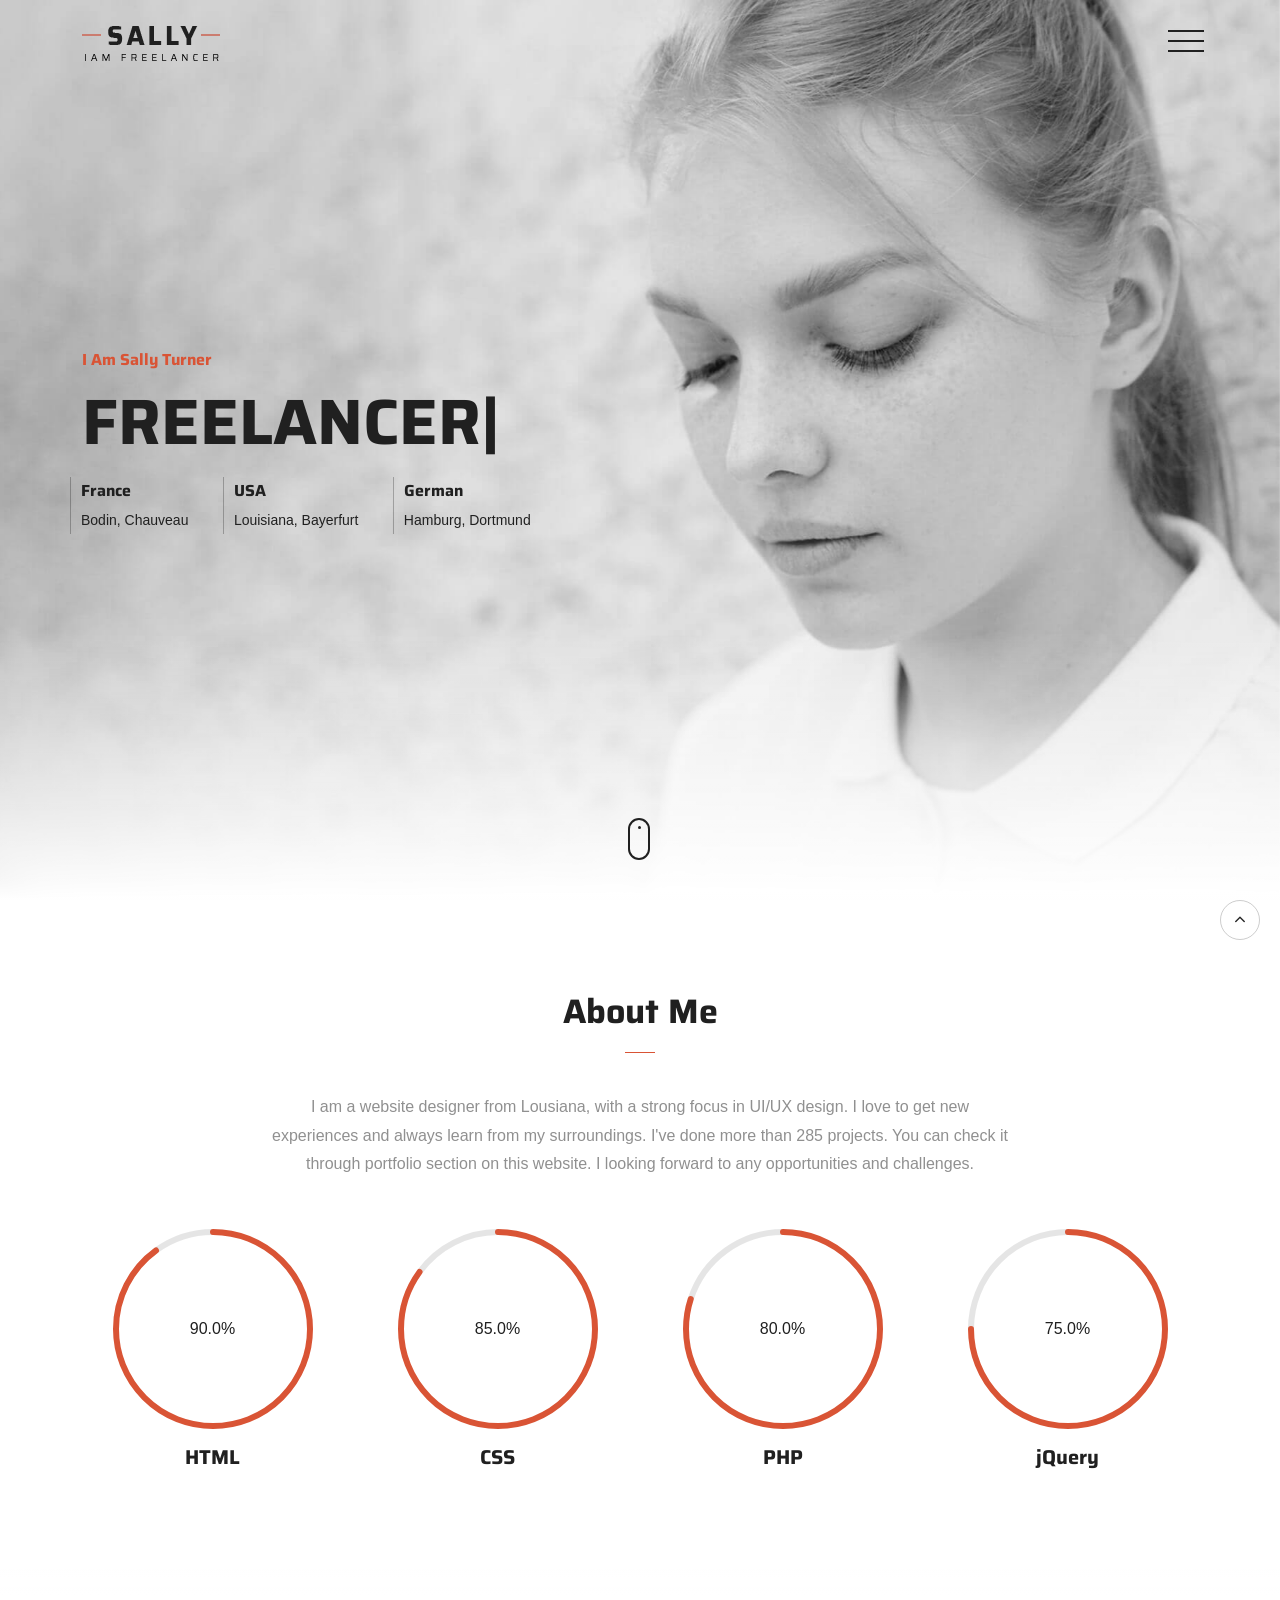
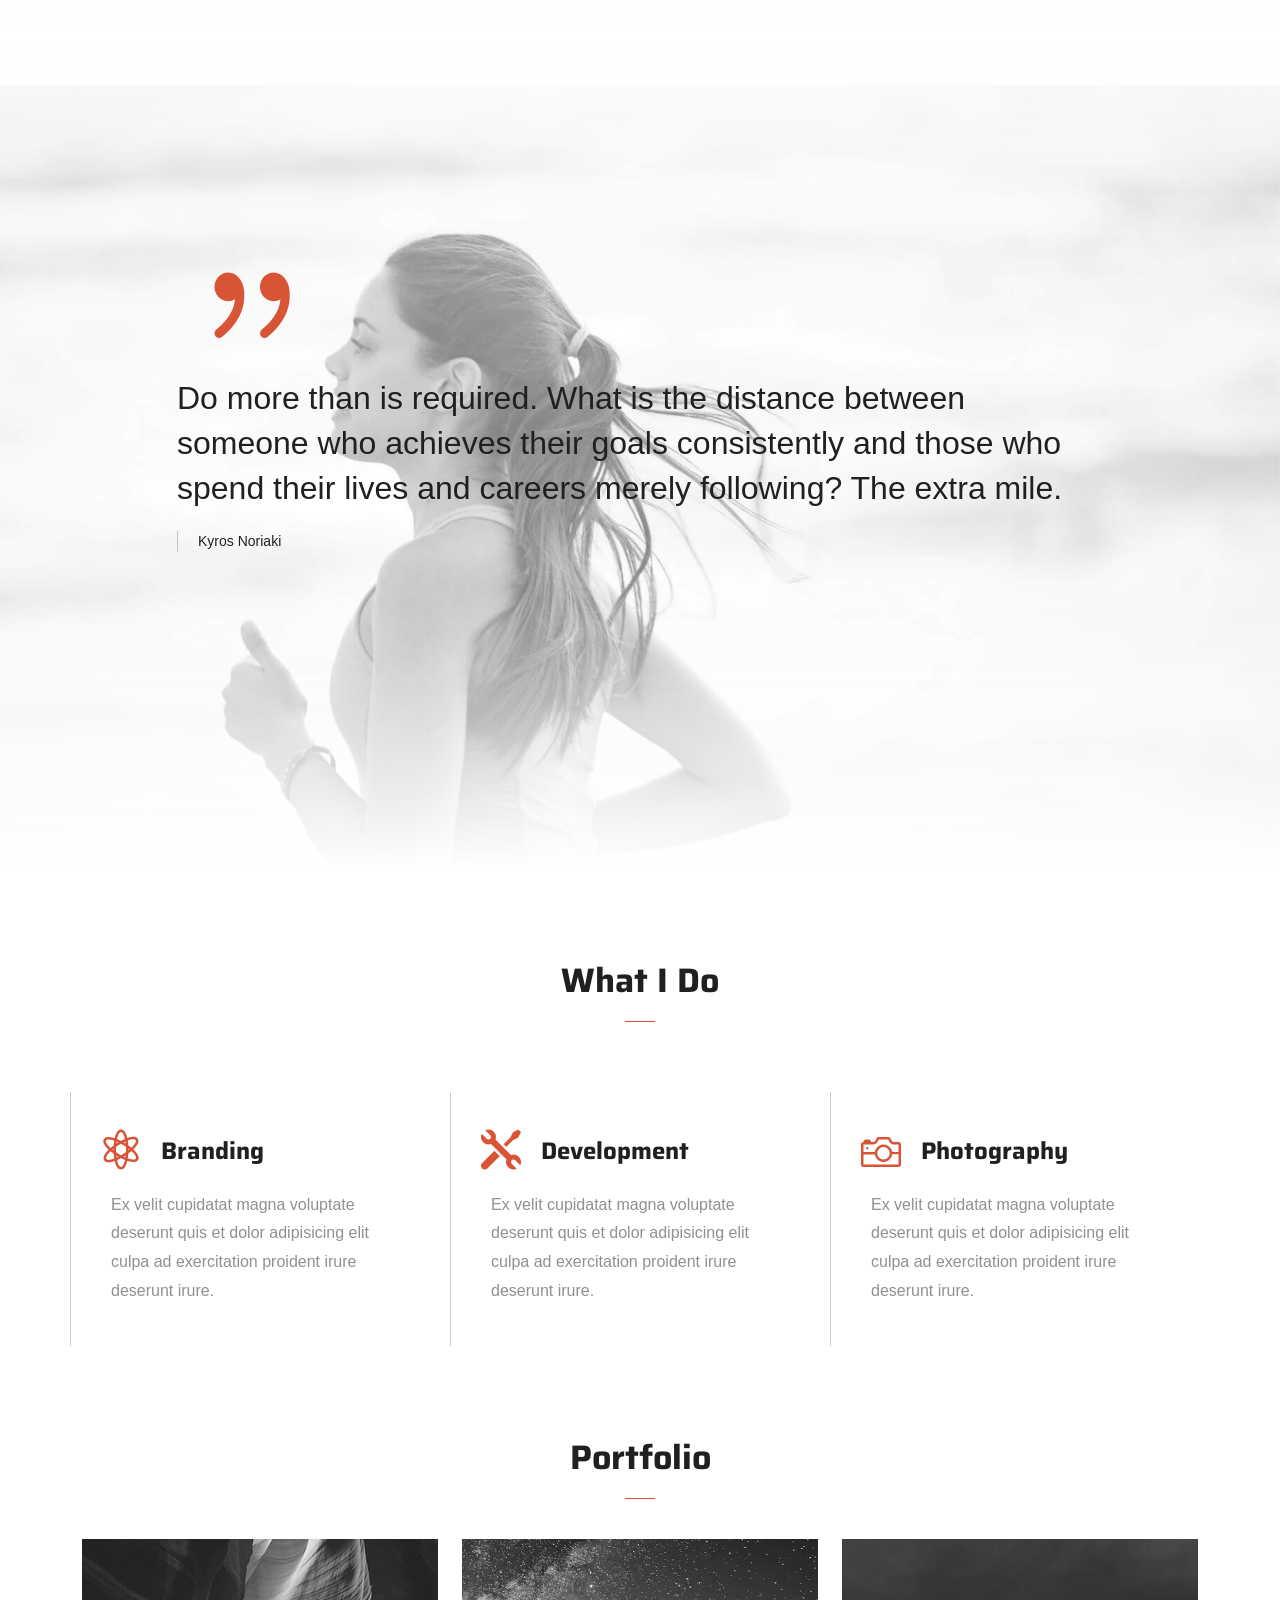
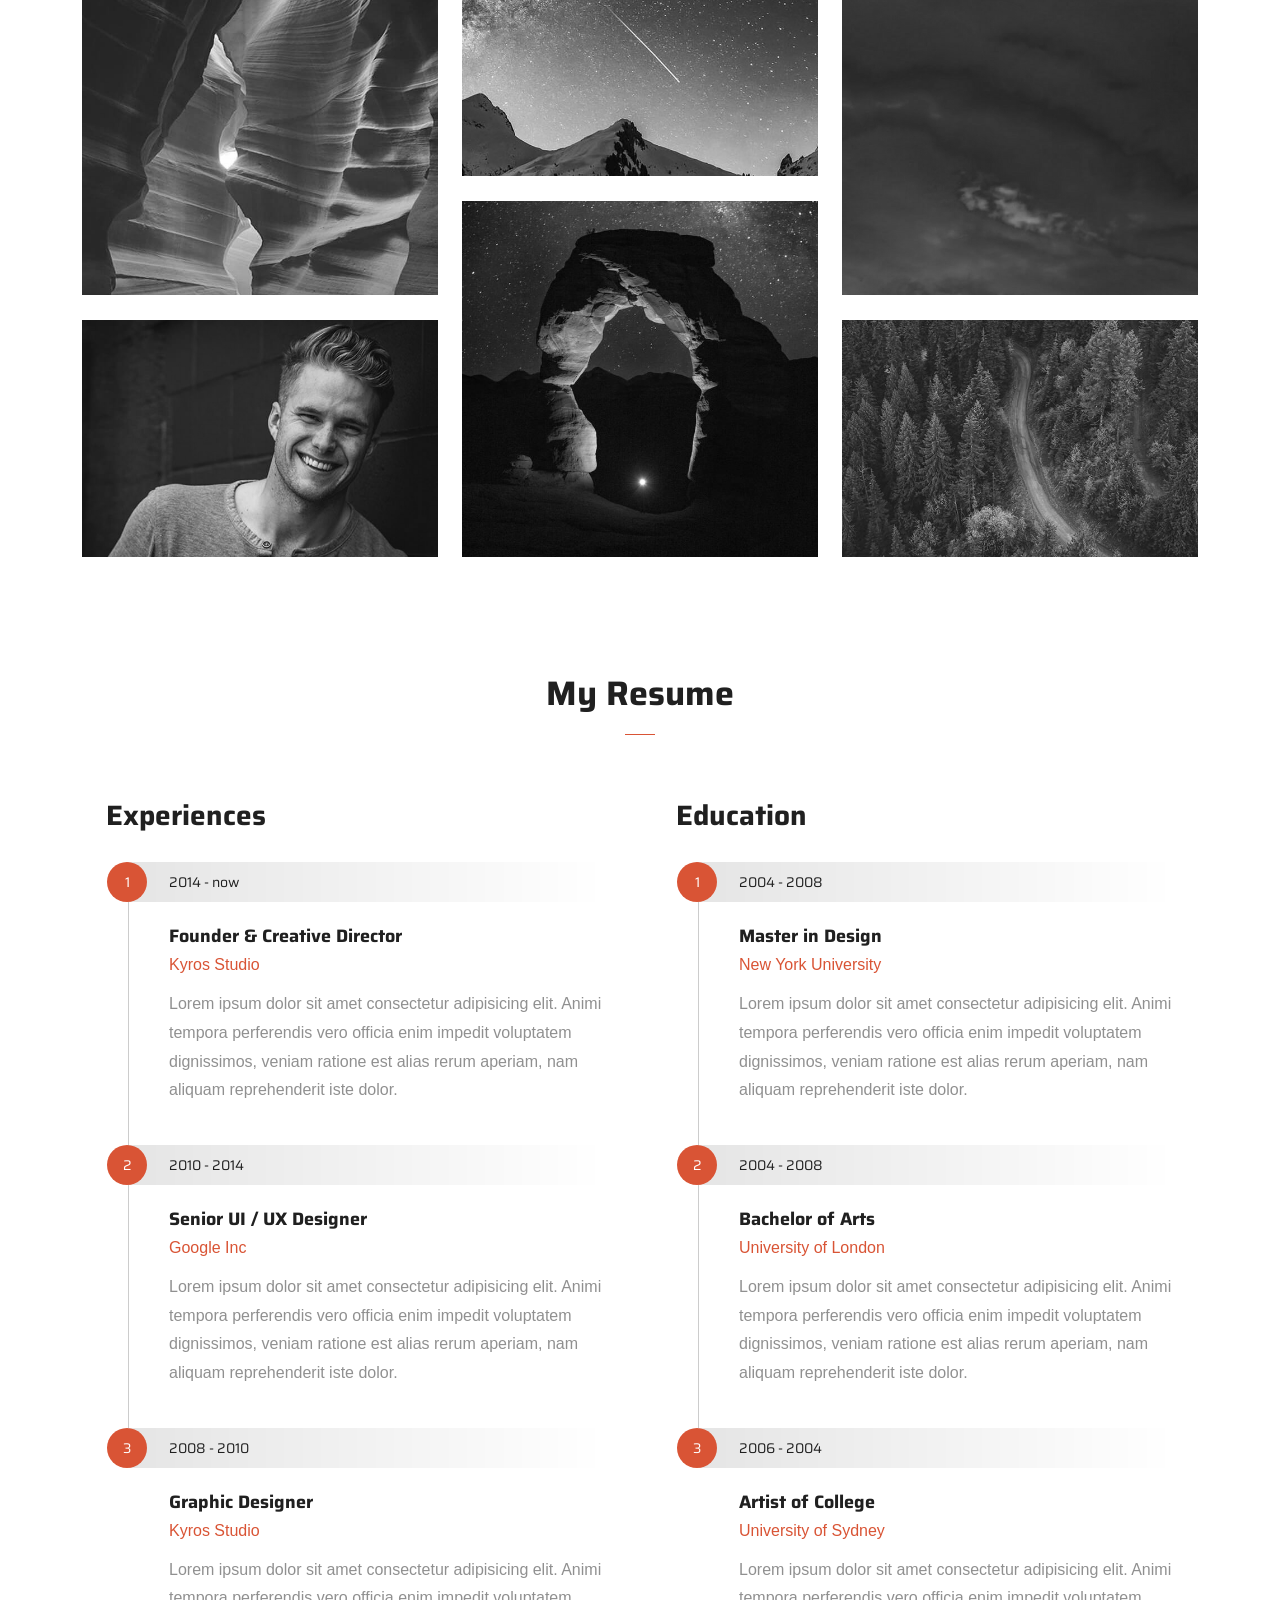
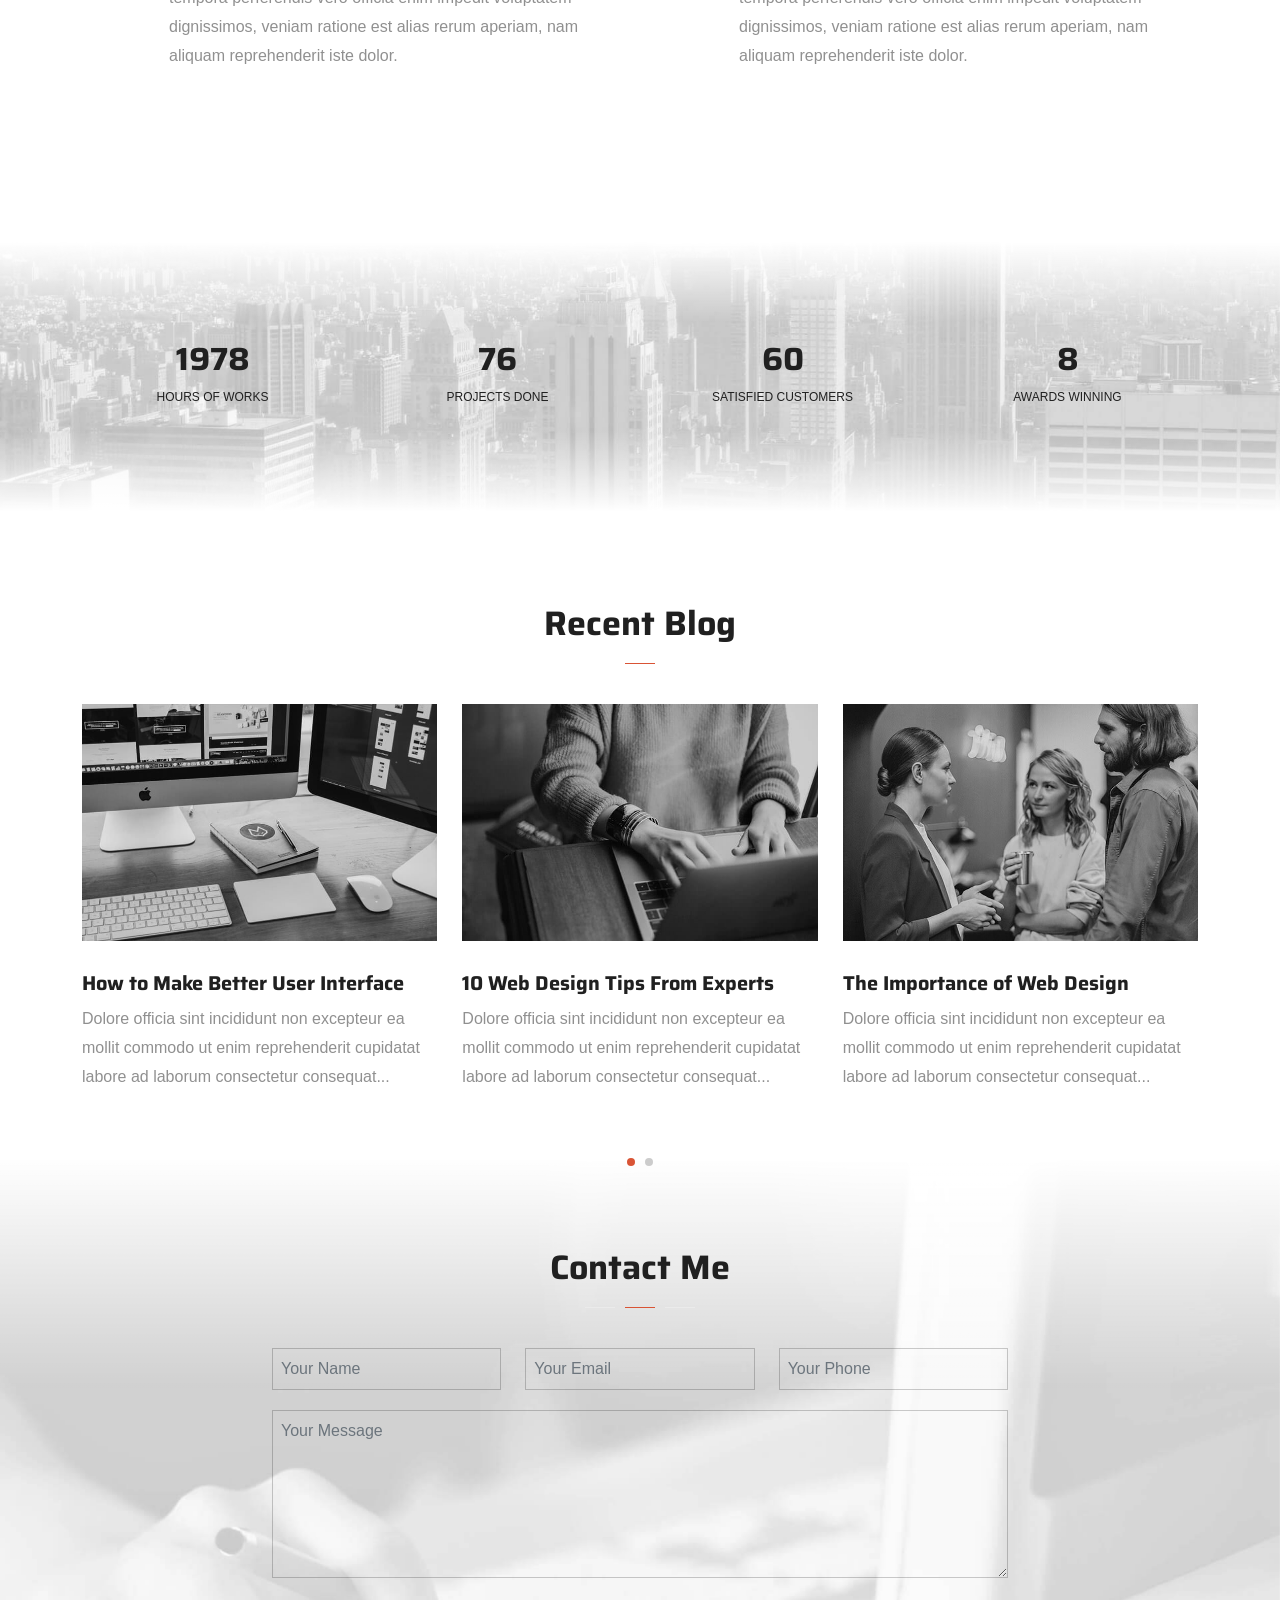
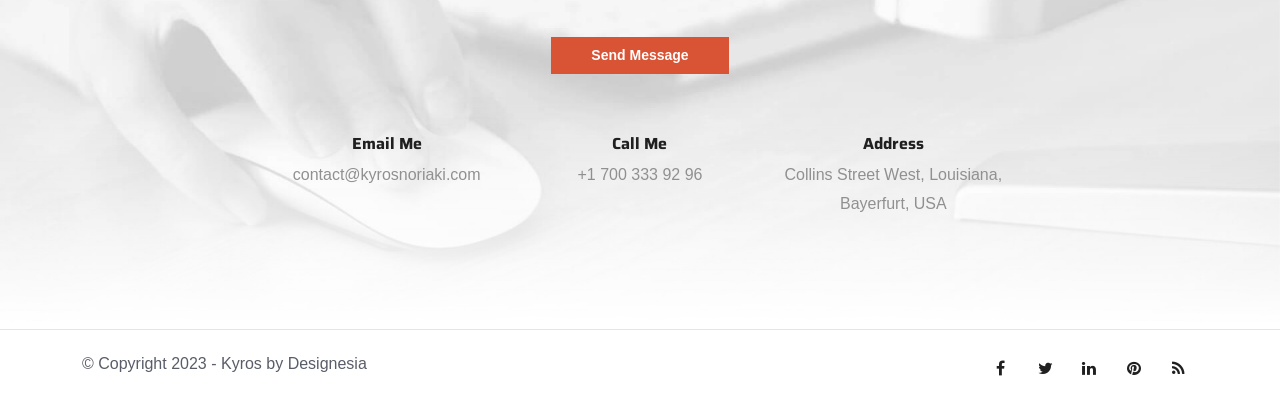
<file: index-menu-reveal-light.html>
<!DOCTYPE html>
<html lang="zxx">

<head>
    <title>Kyros - Personal Website</title>
    <link rel="icon" href="images/icon.png" type="image/gif" sizes="16x16">
    <meta content="text/html;charset=utf-8" http-equiv="Content-Type">
    <meta content="width=device-width, initial-scale=1.0" name="viewport" />
    <meta content="Kyros - Personal Website" name="description" />
    <meta content="" name="keywords" />
    <meta content="" name="author" />
    <!-- CSS Files
    ================================================== -->
    <link href="css/bootstrap.min.css" rel="stylesheet" type="text/css" id="bootstrap" />
    <link href="css/plugins.css" rel="stylesheet" type="text/css" />
    <link href="css/style.css" rel="stylesheet" type="text/css" />
    <style>
        :root {
            --primary-color: #D95435;
            --primary-color-rgb: 217, 84, 53;
        }
    </style>
    <link href="css/coloring.css" rel="stylesheet" type="text/css" />
</head>

<body class="onepage">
    <div id="wrapper">
        <!-- header begin -->
        <header class="header-v2 transparent header-light">
            <div class="container">
                <div class="row">
                    <div class="col-md-12">
                        <div class="de-flex sm-pt10">
                            <div class="de-flex-col">
                                <div class="de-flex-col">
                                    <!-- logo begin -->
                                    <div id="logo">
                                        <a href="index.html">
                                            <img alt="" class="logo" src="images/logo-3.png" />
                                            <img alt="" class="logo-2" src="images/logo-3.png" />
                                        </a>
                                    </div>
                                    <!-- logo close -->
                                </div>
                            </div>
                            <div class="de-flex-col">
                                <div class="menu_side_area">
                                    <span id="de-menu-reveal">
                                        <span class="lt"></span>
                                        <span class="lm"></span>
                                        <span class="lb"></span>
                                    </span>
                                </div>
                            </div>
                        </div>
                    </div>
                </div>
            </div>
        </header>
        <!-- header close -->
        <div id="de-menu-container">
            <div class="mainmenu-v2-wrap">
                <ul id="mainmenu-v2">
                    <li><a class="active" href="#top">Home<span></span></a></li>
                    <li><a href="#section-about">About me<span></span></a></li>
                    <li><a href="#section-services">What I Do<span></span></a></li>
                    <li><a href="#section-portfolio">Portfolio<span></span></a></li>
                    <li><a href="#section-resume">My Resume<span></span></a></li>
                    <li><a href="#section-blog">Blog<span></span></a></li>
                    <li><a href="#section-contact">Contact Me<span></span></a></li>
                </ul>
            </div>
        </div>
        <!-- content begin -->
        <div class="no-bottom no-top" id="content">
            <div id="top"></div>

            <!-- page preloader begin -->
            <div id="preloader">
                <div class="preloader1"></div>
            </div>
            <!-- page preloader close -->
            
            <!-- float text begin -->
            <div class="float-text">
                <div class="de_social-icons">
                    <a href="#"><i class="fa fa-facebook fa-lg"></i></a>
                    <a href="#"><i class="fa fa-twitter fa-lg"></i></a>
                    <a href="#"><i class="fa fa-instagram fa-lg"></i></a>
                </div>
                <span>Follow Me</span>
            </div>
            <!-- float text close --> 

            <!-- load external content begin -->
            <div id="de_modal">
                <button class="button-close"></button>
                <div class="d-modal-loader"></div>
            </div>
             <!-- load external content close -->

            <section aria-label="section" class="jarallax no-top no-bottom">
                <img src="images/background/l1.jpg" class="jarallax-img" alt="">
                <div class="v-center">
                    <div class="container">
                        <div class="row align-items-center">
                            <div class="col-md-12">
                                <h6 class="wow fadeInUp" data-wow-delay=".4s"><span class="id-color">I Am Sally Turner</span></h6>
                                <div class="spacer-10"></div>
                                <div class="h1_big wow fadeInUp" data-wow-delay=".6s">
                                    <div class="typed-strings">
                                        <p>Freelancer</p>
                                        <p>Programmer</p>
                                        <p>Photographer</p>
                                    </div>
                                    <div class="typed"></div>
                                </div>
                            </div>
                            <div class="spacer-20"></div>
                            <ul class="list_location wow fadeInUp" data-wow-delay=".8s">
                                <li><span>France</span>Bodin, Chauveau</li>
                                <li><span>USA</span>Louisiana, Bayerfurt</li>
                                <li><span>German</span>Hamburg, Dortmund</li>
                            </ul>
                        </div>
                    </div>
                </div>
                <a href="#section-about" class="mouse-icon-click scroll-to wow fadeInUp" data-wow-delay=".8s">
                    <span class="mouse fadeScroll relative" data-scroll-speed="10">
                        <span class="scroll"></span>
                    </span>
                </a>
                <div class="de-gradient-edge-bottom"></div>
            </section>
            <section id="section-about">
                <div class="container relative">
                    <div class="row">
                        <div class="col-md-12 text-center wow fadeInUp">
                            <h2>About Me</h2>
                            <div class="space-border"></div>
                        </div>
                        <div class="col-md-8 offset-md-2 text-center wow fadeInUp">
                            <p>I am a website designer from Lousiana, with a strong focus in UI/UX design. I love to get new experiences and always learn from my surroundings. I've done more than 285 projects. You can check it through portfolio section on
                                this website. I looking forward to any opportunities and challenges. </p>
                        </div>
                        <div class="spacer-single"></div>
                        <div class="col-lg-3 position-relative wow fadeIn" data-wow-delay=".2s">
                            <div class="position-relative">
                                <div class="progressbar" data-animate="false">
                                    <div class="circle" data-percent="90">
                                        <div></div>
                                    </div>
                                    <h4>HTML</h4>
                                </div>
                            </div>
                        </div>
                        <div class="col-lg-3 position-relative wow fadeIn" data-wow-delay=".4s">
                            <div class="position-relative">
                                <div class="progressbar" data-animate="false">
                                    <div class="circle" data-percent="85">
                                        <div></div>
                                    </div>
                                    <h4>CSS</h4>
                                </div>
                            </div>
                        </div>
                        <div class="col-lg-3 position-relative wow fadeIn" data-wow-delay=".6s">
                            <div class="position-relative">
                                <div class="progressbar" data-animate="false">
                                    <div class="circle" data-percent="80">
                                        <div></div>
                                    </div>
                                    <h4>PHP</h4>
                                </div>
                            </div>
                        </div>
                        <div class="col-lg-3 position-relative wow fadeIn" data-wow-delay=".8s">
                            <div class="position-relative">
                                <div class="progressbar" data-animate="false">
                                    <div class="circle" data-percent="75">
                                        <div></div>
                                    </div>
                                    <h4>jQuery</h4>
                                </div>
                            </div>
                        </div>
                    </div>
                </div>
            </section>
            <section id="section-my-quote" aria-label="section" class="jarallax no-top no-bottom">
                <div class="de-gradient-edge-top"></div>
                <img src="images/background/l2.jpg" class="jarallax-img" alt="">
                <div class="v-center">
                    <div class="container">
                        <div class="row align-items-center">
                            <div class="col-md-10 offset-md-1">
                                <blockquote class="q-big wow fadeIn" data-wow-duration="3s">
                                    <i class="d-big icon_quotations"></i>
                                    Do more than is required. What is the distance between someone who achieves their goals consistently and those who spend their lives and careers merely following? The extra mile.
                                    <span class="d-quote-by">Kyros Noriaki</span>
                                </blockquote>
                                <div class="spacer-double"></div>
                            </div>
                        </div>
                    </div>
                </div>
                <div class="de-gradient-edge-bottom"></div>
            </section>
            <section id="section-services" class="no-bottom">
                <div class="container relative">
                    <div class="row">
                        <div class="col-md-12 text-center wow fadeInUp">
                            <h2>What I Do</h2>
                            <div class="space-border"></div>
                        </div>
                        <div class="spacer-single"></div>
                        <div class="row g-0">
                            <div class="col-lg-4 wow fadeIn" data-wow-delay=".2s">
                                <div class="de_3d-box">
                                    <div class="d-inner">
                                        <i class="icon_genius id-color"></i>
                                        <div class="text">
                                            <h3>Branding</h3>
                                            Ex velit cupidatat magna voluptate deserunt quis et dolor adipisicing elit culpa ad exercitation proident irure deserunt irure.
                                        </div>
                                    </div>
                                </div>
                            </div>
                            <div class="col-lg-4 wow fadeIn" data-wow-delay=".4s">
                                <div class="de_3d-box">
                                    <div class="d-inner">
                                        <i class="icon_tools id-color"></i>
                                        <div class="text">
                                            <h3>Development</h3>
                                            Ex velit cupidatat magna voluptate deserunt quis et dolor adipisicing elit culpa ad exercitation proident irure deserunt irure.
                                        </div>
                                    </div>
                                </div>
                            </div>
                            <div class="col-lg-4 wow fadeIn" data-wow-delay=".6s">
                                <div class="de_3d-box">
                                    <div class="d-inner">
                                        <i class="icon_camera_alt id-color"></i>
                                        <div class="text">
                                            <h3>Photography</h3>
                                            Ex velit cupidatat magna voluptate deserunt quis et dolor adipisicing elit culpa ad exercitation proident irure deserunt irure.
                                        </div>
                                    </div>
                                </div>
                            </div>
                        </div>
                    </div>
                </div>
            </section>
            <section id="section-portfolio" class="no-bottom">
                <div class="container relative">
                    <div class="row">
                        <div class="col-md-12 text-center wow fadeInUp">
                            <h2>Portfolio</h2>
                            <div class="space-border"></div>
                        </div>
                    </div>
                    <div id="gallery" class="row sequence">
                        <div class="col-md-4 item">
                            <div class="de_modal wow" data-url="single-project.html">
                                <div class="card-image-1 mod-c" data-tilt>
                                    <div class="d-text">
                                        <h3>Single Image</h3>
                                        <h5 class="d-tag">website</h5>
                                    </div>
                                    <img src="images/gallery/1.jpg" class="img-fluid" alt="">
                                </div>
                            </div>
                        </div>
                        <div class="col-md-4 item">
                            <div class="de_modal wow" data-url="single-project-2.html">
                                <div class="card-image-1 mod-c" data-tilt>
                                    <div class="d-text">
                                        <h3>Multiple Images</h3>
                                        <h5 class="d-tag">website</h5>
                                    </div>
                                    <img src="images/gallery/2.jpg" class="img-fluid" alt="">
                                </div>
                            </div>
                        </div>
                        <div class="col-md-4 item">
                            <div class="de_modal wow" data-url="single-project-3.html">
                                <div class="card-image-1 mod-c" data-tilt>
                                    <div class="d-text">
                                        <h3>Self Hosted Video</h3>
                                        <h5 class="d-tag">website</h5>
                                    </div>
                                    <img src="images/gallery/3.jpg" class="img-fluid" alt="">
                                </div>
                            </div>
                        </div>
                        <div class="col-md-4 item">
                            <div class="de_modal wow" data-url="single-project.html">
                                <div class="card-image-1 mod-c" data-tilt>
                                    <div class="d-text">
                                        <h3>Bluetec App</h3>
                                        <h5 class="d-tag">website</h5>
                                    </div>
                                    <img src="images/gallery/4.jpg" class="img-fluid" alt="">
                                </div>
                            </div>
                        </div>
                        <div class="col-md-4 item">
                            <div class="de_modal wow" data-url="single-project.html">
                                <div class="card-image-1 mod-c" data-tilt>
                                    <div class="d-text">
                                        <h3>Uhost Hosting</h3>
                                        <h5 class="d-tag">website</h5>
                                    </div>
                                    <img src="images/gallery/5.jpg" class="img-fluid" alt="">
                                </div>
                            </div>
                        </div>
                        <div class="col-md-4 item">
                            <div class="de_modal wow" data-url="single-project.html">
                                <div class="card-image-1 mod-c" data-tilt>
                                    <div class="d-text">
                                        <h3>Bolo Creative</h3>
                                        <h5 class="d-tag">website</h5>
                                    </div>
                                    <img src="images/gallery/6.jpg" class="img-fluid" alt="">
                                </div>
                            </div>
                        </div>
                    </div>
                </div>
            </section>
            <section id="section-resume">
                <div class="container relative">
                    <div class="row">
                        <div class="col-md-12 text-center wow fadeInUp">
                            <h2>My Resume</h2>
                            <div class="space-border"></div>
                        </div>
                    </div>
                    <div class="row gh-5">
                        <div class="col-lg-6 wow fadeInUp">
                            <div class="p-4">
                                <h3 class="s_border">Experiences</h3>
                                <ul class="d_timeline">
                                    <li class="d_timeline-item">
                                        <h3 class="d_timeline-title">2014 - now</h3>
                                        <p class="d_timeline-text"><span class="d_title">Founder &amp; Creative Director</span><span class="d_company">Kyros Studio</span>Lorem ipsum dolor sit amet consectetur adipisicing elit. Animi tempora perferendis vero officia enim impedit voluptatem dignissimos, veniam ratione est alias rerum aperiam, nam aliquam reprehenderit iste dolor.</p>
                                    </li>
                                    <li class="d_timeline-item">
                                        <h3 class="d_timeline-title">2010 - 2014</h3>
                                        <p class="d_timeline-text"><span class="d_title">Senior UI / UX Designer</span><span class="d_company">Google Inc</span>Lorem ipsum dolor sit amet consectetur adipisicing elit. Animi tempora perferendis vero officia enim impedit voluptatem dignissimos, veniam ratione est alias rerum aperiam, nam aliquam reprehenderit iste dolor.</p>
                                    </li>
                                    <li class="d_timeline-item">
                                        <h3 class="d_timeline-title">2008 - 2010</h3>
                                        <p class="d_timeline-text"><span class="d_title">Graphic Designer</span><span class="d_company">Kyros Studio</span>Lorem ipsum dolor sit amet consectetur adipisicing elit. Animi tempora perferendis vero officia enim impedit voluptatem dignissimos, veniam ratione est alias rerum aperiam, nam aliquam reprehenderit iste dolor.</p>
                                    </li>
                                </ul>
                            </div>
                        </div>
                        <div class="col-lg-6 wow fadeInUp">
                            <div class="p-4">
                                <h3 class="s_border">Education</h3>
                                <ul class="d_timeline">
                                    <li class="d_timeline-item">
                                        <h3 class="d_timeline-title">2004 - 2008</h3>
                                        <p class="d_timeline-text"><span class="d_title">Master in Design</span><span class="d_company">New York University</span>Lorem ipsum dolor sit amet consectetur adipisicing elit. Animi tempora perferendis vero officia enim impedit voluptatem dignissimos, veniam ratione est alias rerum aperiam, nam aliquam reprehenderit iste dolor.</p>
                                    </li>
                                    <li class="d_timeline-item">
                                        <h3 class="d_timeline-title">2004 - 2008</h3>
                                        <p class="d_timeline-text"><span class="d_title">Bachelor of Arts</span><span class="d_company">University of London</span>Lorem ipsum dolor sit amet consectetur adipisicing elit. Animi tempora perferendis vero officia enim impedit voluptatem dignissimos, veniam ratione est alias rerum aperiam, nam aliquam reprehenderit iste dolor.</p>
                                    </li>
                                    <li class="d_timeline-item">
                                        <h3 class="d_timeline-title">2006 - 2004</h3>
                                        <p class="d_timeline-text"><span class="d_title">Artist of College</span><span class="d_company">University of Sydney</span>Lorem ipsum dolor sit amet consectetur adipisicing elit. Animi tempora perferendis vero officia enim impedit voluptatem dignissimos, veniam ratione est alias rerum aperiam, nam aliquam reprehenderit iste dolor.</p>
                                    </li>
                                </ul>
                            </div>
                        </div>
                    </div>
                </div>
            </section>
            <section id="section-fun-facts" aria-label="section" class="jarallax">
                <div class="de-gradient-edge-top"></div>
                <img src="images/background/l3.jpg" class="jarallax-img" alt="">
                <div class="container">
                        <div class="row">
                            <div class="col-md-3 wow fadeIn" data-wow-delay="0">
                                <div class="de_count text-center">
                                    <h3 class="timer" data-to="8240" data-speed="2500">0</h3>
                                    <span>Hours of Works</span>
                                </div>
                            </div>

                            <div class="col-md-3 wow fadeIn" data-wow-delay=".25s">
                                <div class="de_count text-center">
                                    <h3 class="timer" data-to="315" data-speed="2500">0</h3>
                                    <span>Projects Done</span>
                                </div>
                            </div>

                            <div class="col-md-3 wow fadeIn" data-wow-delay=".5s">
                                <div class="de_count text-center">
                                    <h3 class="timer" data-to="250" data-speed="2500">0</h3>
                                    <span>Satisfied Customers</span>
                                </div>
                            </div>

                            <div class="col-md-3 wow fadeIn" data-wow-delay=".75s">
                                <div class="de_count text-center">
                                    <h3 class="timer" data-to="32" data-speed="2500">0</h3>
                                    <span>Awards Winning</span>
                                </div>
                            </div>
                        </div>
                    </div>
                <div class="de-gradient-edge-bottom"></div>
            </section>
            <section id="section-blog" class="no-bottom">
                <div class="container relative">
                    <div class="row">
                        <div class="col-md-12 text-center wow fadeInUp">
                            <h2>Recent Blog</h2>
                            <div class="space-border"></div>
                        </div>
                    </div>
                    <div id="carousel-blog" class="owl-carousel wow fadeInUp">
                        <div class="bloglist item">
                            <div class="post-content">
                                <div class="post-image">
                                    <div class="de_modal" data-url="single-blog.html"><img alt="" src="images/blog/1.jpg" class="lazy grayscale"></div>
                                </div>
                                <div class="post-text">
                                    <h4 class="de_modal" data-url="single-blog.html">How to Make Better User Interface</h4>
                                    <p>Dolore officia sint incididunt non excepteur ea mollit commodo ut enim reprehenderit cupidatat labore ad laborum consectetur consequat...</p>
                                </div>
                            </div>
                        </div>
                        <div class="bloglist item">
                            <div class="post-content">
                                <div class="post-image">
                                    <div class="de_modal" data-url="single-blog.html"><img alt="" src="images/blog/2.jpg" class="lazy grayscale"></div>
                                </div>
                                <div class="post-text">
                                    <h4 class="de_modal" data-url="single-blog.html">10 Web Design Tips From Experts</h4>
                                    <p>Dolore officia sint incididunt non excepteur ea mollit commodo ut enim reprehenderit cupidatat labore ad laborum consectetur consequat...</p>
                                </div>
                            </div>
                        </div>
                        <div class="bloglist item">
                            <div class="post-content">
                                <div class="post-image">
                                    <div class="de_modal" data-url="single-blog.html"><img alt="" src="images/blog/3.jpg" class="lazy grayscale"></div>
                                </div>
                                <div class="post-text">
                                    <h4 class="de_modal" data-url="single-blog.html">The Importance of Web Design</h4>
                                    <p>Dolore officia sint incididunt non excepteur ea mollit commodo ut enim reprehenderit cupidatat labore ad laborum consectetur consequat...</p>
                                </div>
                            </div>
                        </div>
                        <div class="bloglist item">
                            <div class="post-content">
                                <div class="post-image">
                                    <div class="de_modal" data-url="single-blog.html"><img alt="" src="images/blog/4.jpg" class="lazy grayscale"></div>
                                </div>
                                <div class="post-text">
                                    <h4 class="de_modal" data-url="single-blog.html">10 Web Design Tips From Experts</h4>
                                    <p>Dolore officia sint incididunt non excepteur ea mollit commodo ut enim reprehenderit cupidatat labore ad laborum consectetur consequat...</p>
                                </div>
                            </div>
                        </div>
                        <div class="bloglist item">
                            <div class="post-content">
                                <div class="post-image">
                                    <div class="de_modal" data-url="single-blog.html"><img alt="" src="images/blog/5.jpg" class="lazy grayscale"></div>
                                </div>
                                <div class="post-text">
                                    <h4 class="de_modal" data-url="single-blog.html">The Importance of Web Design</h4>
                                    <p>Dolore officia sint incididunt non excepteur ea mollit commodo ut enim reprehenderit cupidatat labore ad laborum consectetur consequat...</p>
                                </div>
                            </div>
                        </div>
                        <div class="bloglist item">
                            <div class="post-content">
                                <div class="post-image">
                                    <div class="de_modal" data-url="single-blog.html"><img alt="" src="images/blog/6.jpg" class="lazy grayscale"></div>
                                </div>
                                <div class="post-text">
                                    <h4 class="de_modal" data-url="single-blog.html">Tips for Healthy Teeth<span></span></h4>
                                    <p>Dolore officia sint incididunt non excepteur ea mollit commodo ut enim reprehenderit cupidatat labore ad laborum consectetur consequat...</p>
                                </div>
                            </div>
                        </div>
                    </div>
                </div>
            </section>
            <section id="section-contact" class="jarallax">
                <div class="de-gradient-edge-top"></div>
                <img src="images/background/l4.jpg" class="jarallax-img" alt="">
                <div class="container z-index-1000">
                    <div class="row">
                        <div class="col-md-12 text-center wow fadeInUp">
                            <h2>Contact Me</h2>
                            <div class="space-border"></div>
                        </div>
                        <div class="col-lg-8 offset-lg-2 wow fadeInUp">
                            <div class="contact_form_wrapper">
                                <form name="contactForm" id="contact_form" class="form-border" method="post" action="#">
                                    <div class="row">
                                        <div class="col-md-4">
                                            <div class="field-set">
                                                <input type="text" name="Name" id="name" class="form-control" placeholder="Your Name" required>
                                            </div>
                                        </div>
                                        <div class="col-md-4">
                                            <div class="field-set">
                                                <input type="text" name="Email" id="email" class="form-control" placeholder="Your Email" required>
                                            </div>
                                        </div>
                                        <div class="col-md-4">
                                            <div class="field-set">
                                                <input type="text" name="phone" id="phone" class="form-control" placeholder="Your Phone" required>
                                            </div>
                                        </div>
                                    </div>
                                    <div class="text-center">
                                        <div class="field-set">
                                            <textarea name="message" id="message" class="form-control" placeholder="Your Message" required></textarea>
                                        </div>
                                        <div class="g-recaptcha" data-sitekey="copy-your-site-key-here"></div>
                                        <div id='submit' class="mt10">
                                            <input type='submit' id='send_message' value='Send Message' class="btn-main">
                                        </div>

                                        <div id="success_message" class='success'>
                                            Your message has been sent successfully. Refresh this page if you want to send more messages.
                                        </div>
                                        <div id="error_message" class='error'>
                                            Sorry there was an error sending your form.
                                        </div>

                                    </div>
                                </form>
                            </div>
                            <div class="spacer-double"></div>
                            <div class="row text-center wow fadeInUp">
                                <div class="col-md-4">
                                    <div class="wm-1"></div>
                                    <h6>Email Me</h6>
                                    <p>contact@kyrosnoriaki.com</p>
                                </div>
                                <div class="col-md-4">
                                    <div class="wm-1"></div>
                                    <h6>Call Me</h6>
                                    <p>+1 700 333 92 96</p>
                                </div>
                                <div class="col-md-4">
                                    <div class="wm-1"></div>
                                    <h6>Address</h6>
                                    <p>Collins Street West, Louisiana, Bayerfurt, USA</p>
                                </div>
                            </div>
                        </div>
                    </div>
                </div>
                <div class="de-gradient-edge-bottom"></div>
            </section>
        </div>
        <!-- content close -->
        <a href="#" id="back-to-top"></a>
        <!-- footer begin -->
        <footer>
            <div class="container">
                <div class="row">
                    <div class="col-md-6">
                        <a href="index.html">
                            <span class="copy">&copy; Copyright 2023 - Kyros by Designesia</span>
                        </a>
                    </div>
                    <div class="col-md-6">
                        <div class="social-icons">
                            <a href="#"><i class="fa fa-facebook fa-lg"></i></a>
                            <a href="#"><i class="fa fa-twitter fa-lg"></i></a>
                            <a href="#"><i class="fa fa-linkedin fa-lg"></i></a>
                            <a href="#"><i class="fa fa-pinterest fa-lg"></i></a>
                            <a href="#"><i class="fa fa-rss fa-lg"></i></a>
                        </div>
                    </div>
                </div>
            </div>
        </footer>
        <!-- footer close -->
    </div>
    <!-- Javascript Files
    ================================================== -->
    <script src="js/plugins.js"></script>
    <script src="js/designesia.js"></script>
    <script src='https://www.google.com/recaptcha/api.js' async defer></script>
    <script src="form.js"></script>
    <script>
    jQuery(document).ready(function() {
        $(function() {
            // jquery typed plugin
            $(".typed").typed({
                stringsElement: $('.typed-strings'),
                typeSpeed: 100,
                backDelay: 500,
                loop: true,
                contentType: 'html', // or text
                // defaults to false for infinite loop
                loopCount: false,
                callback: function() { null; },
                resetCallback: function() { newTyped(); }
            });
        });
    });
    </script>
</body>

</html>
</file>
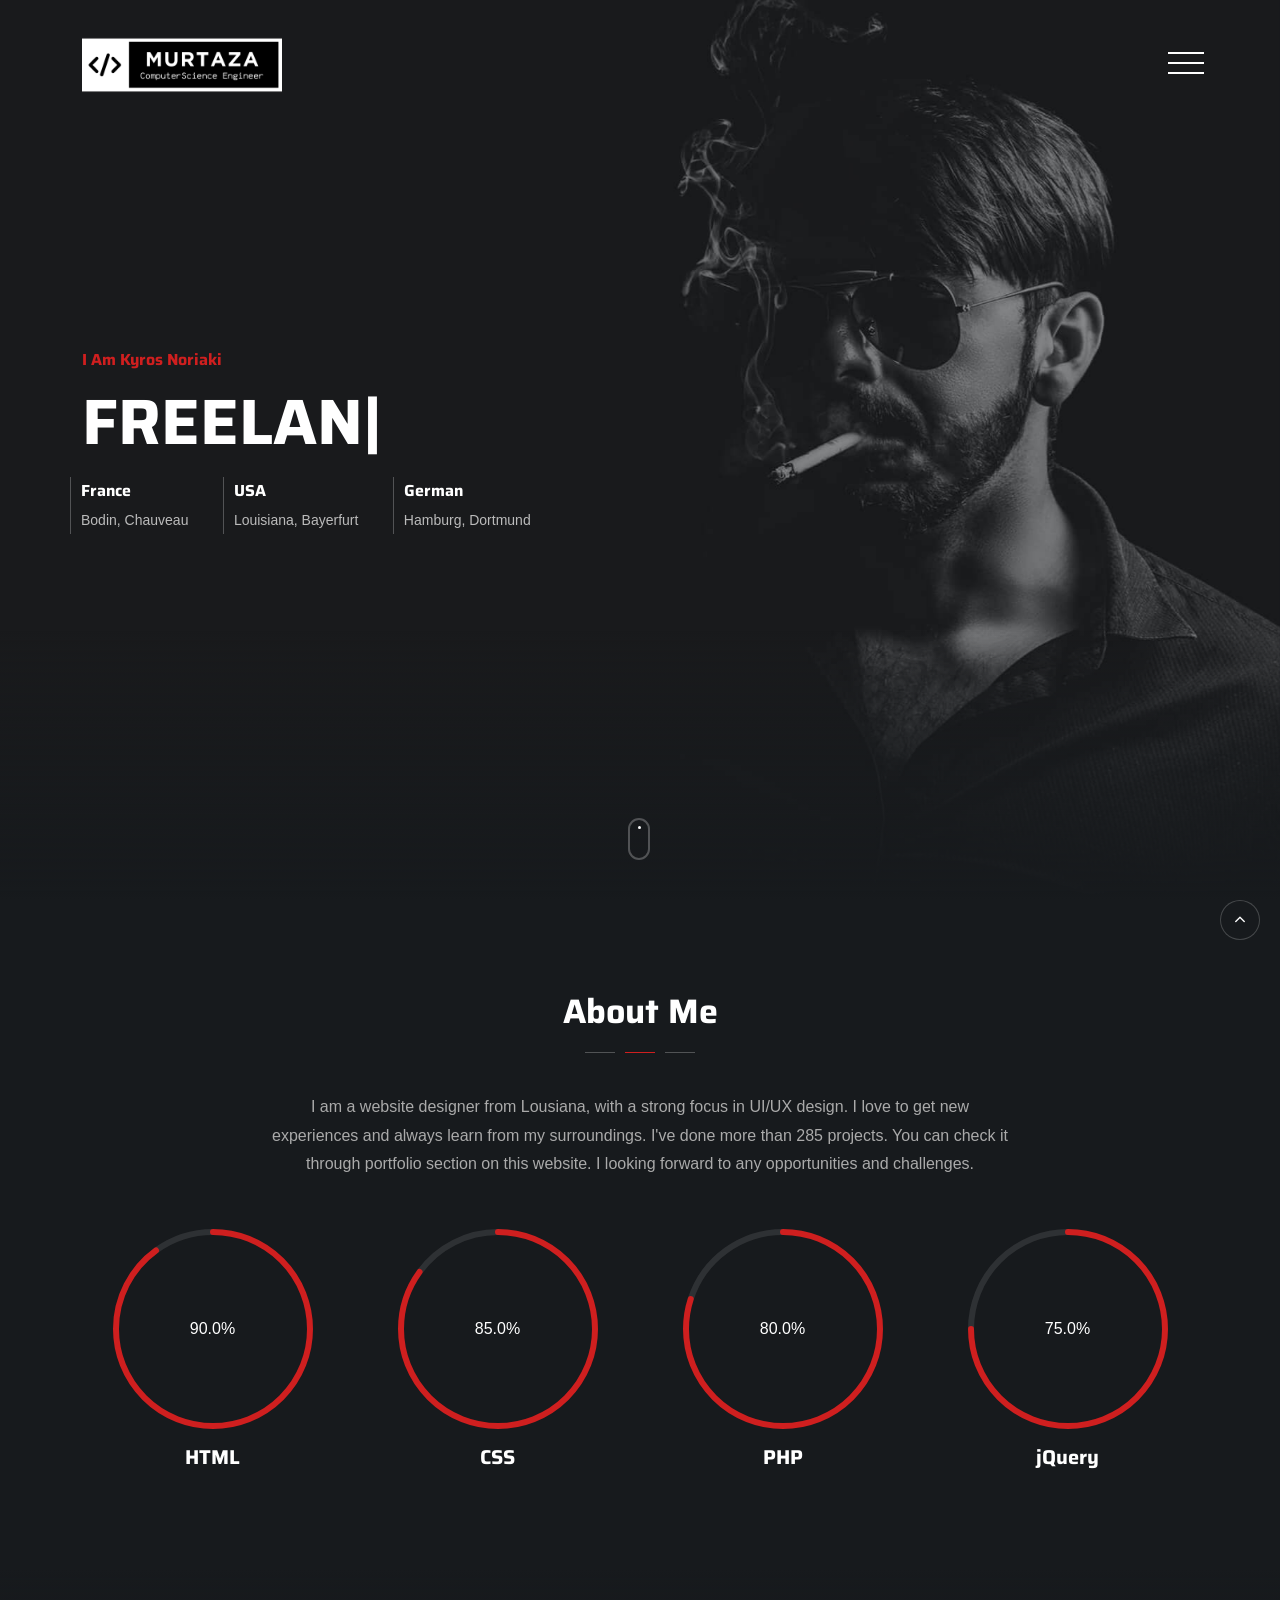
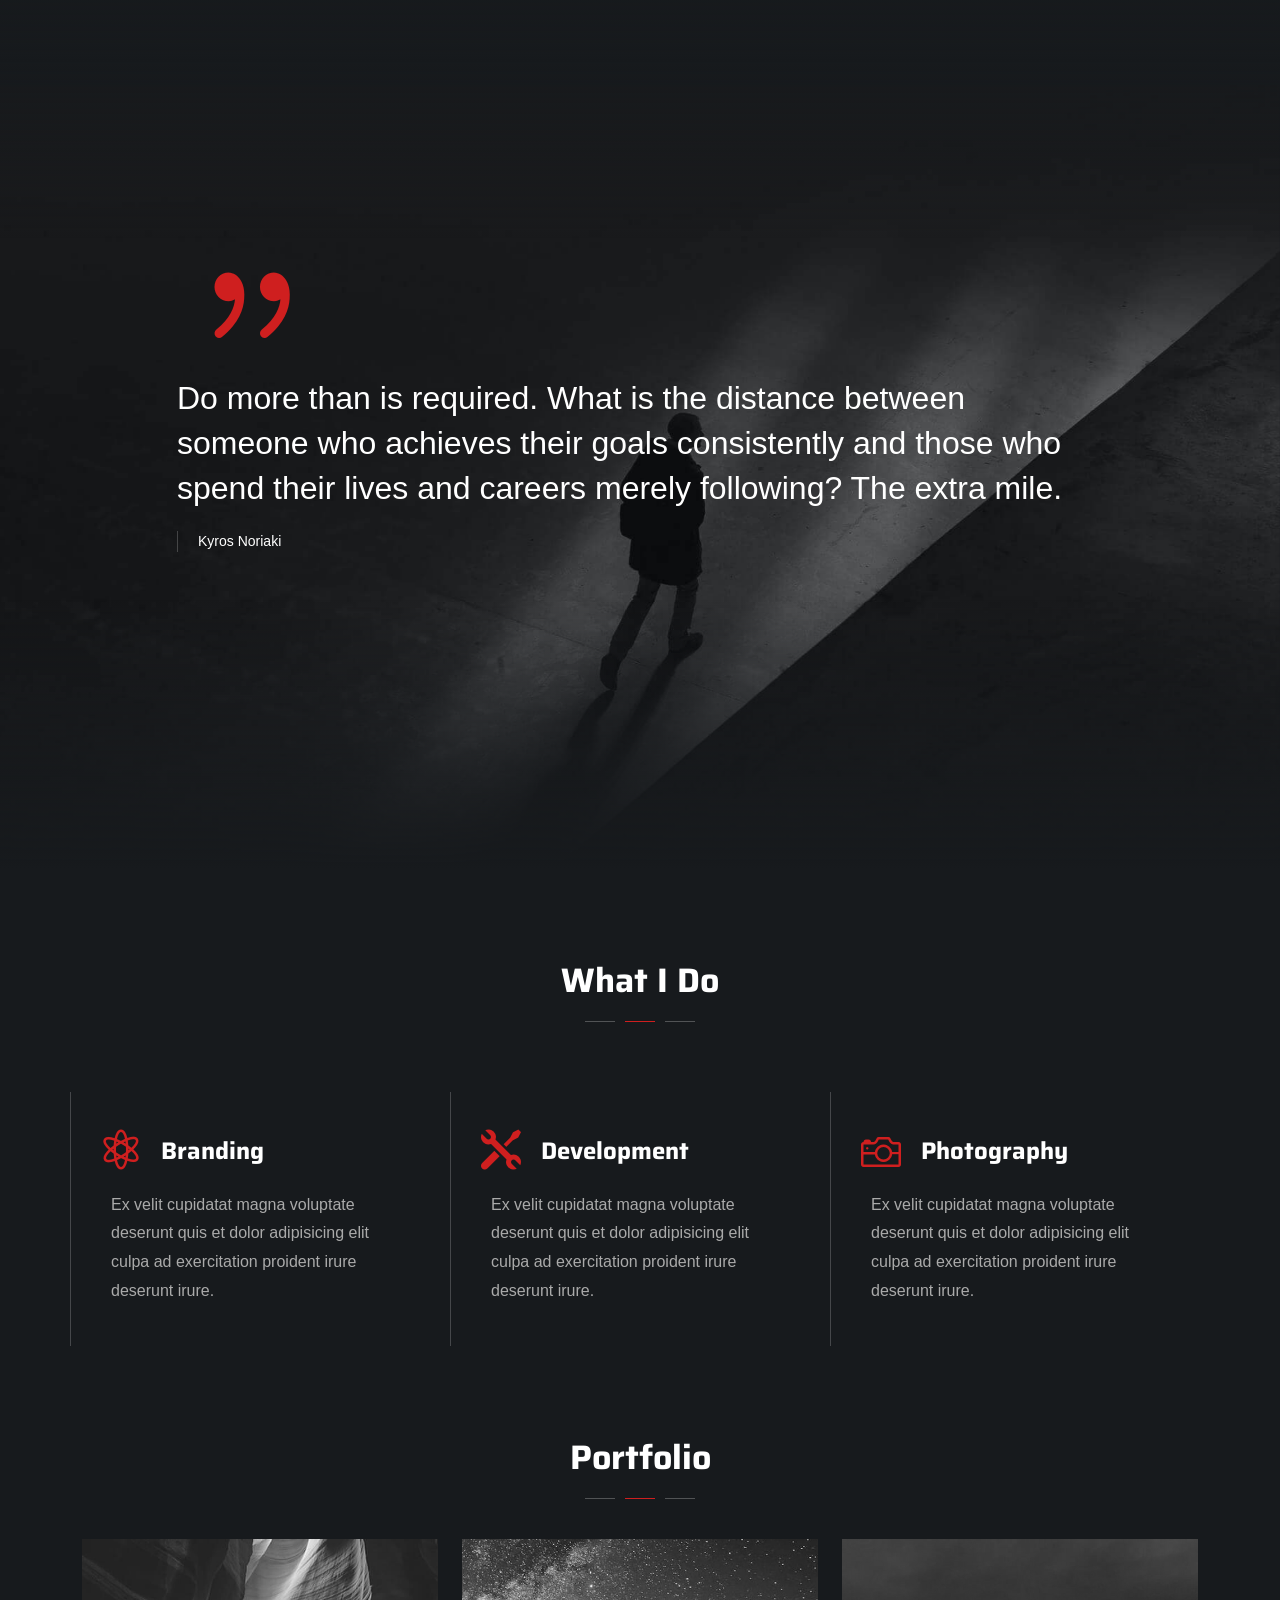
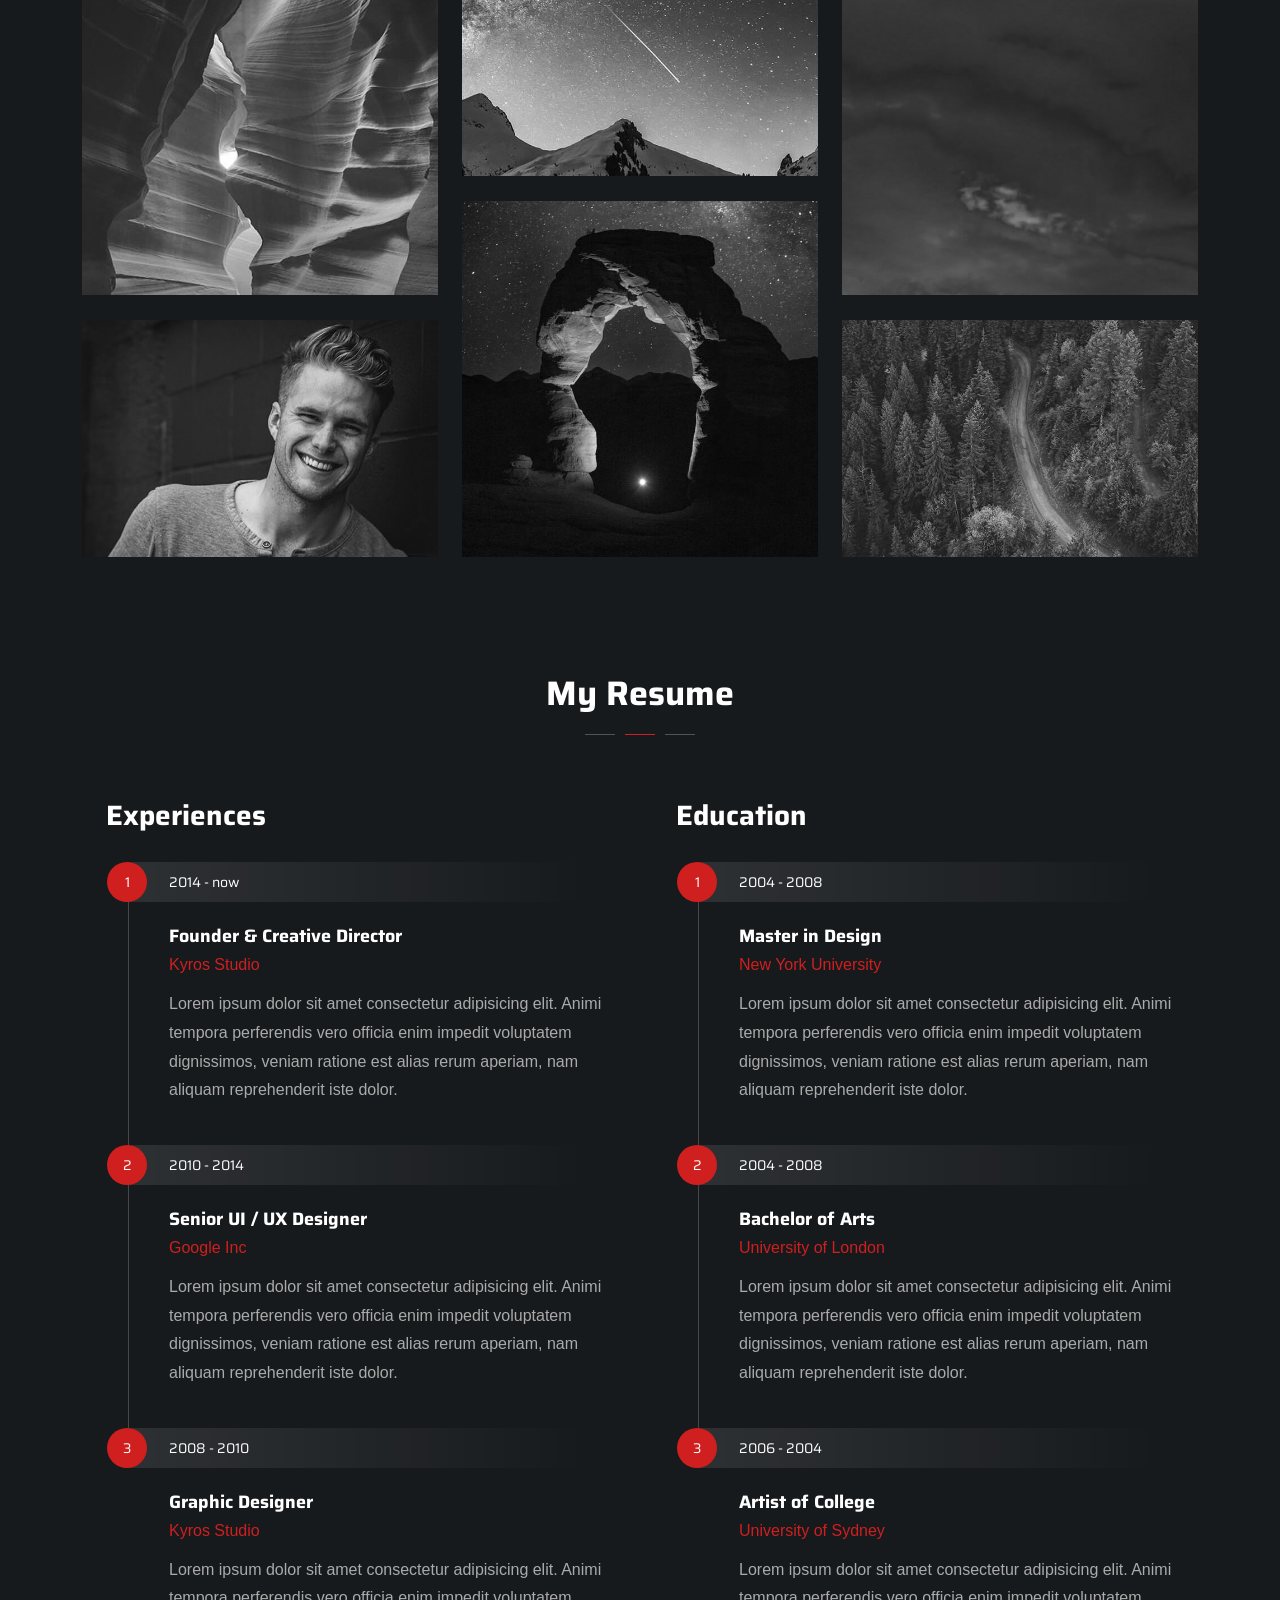
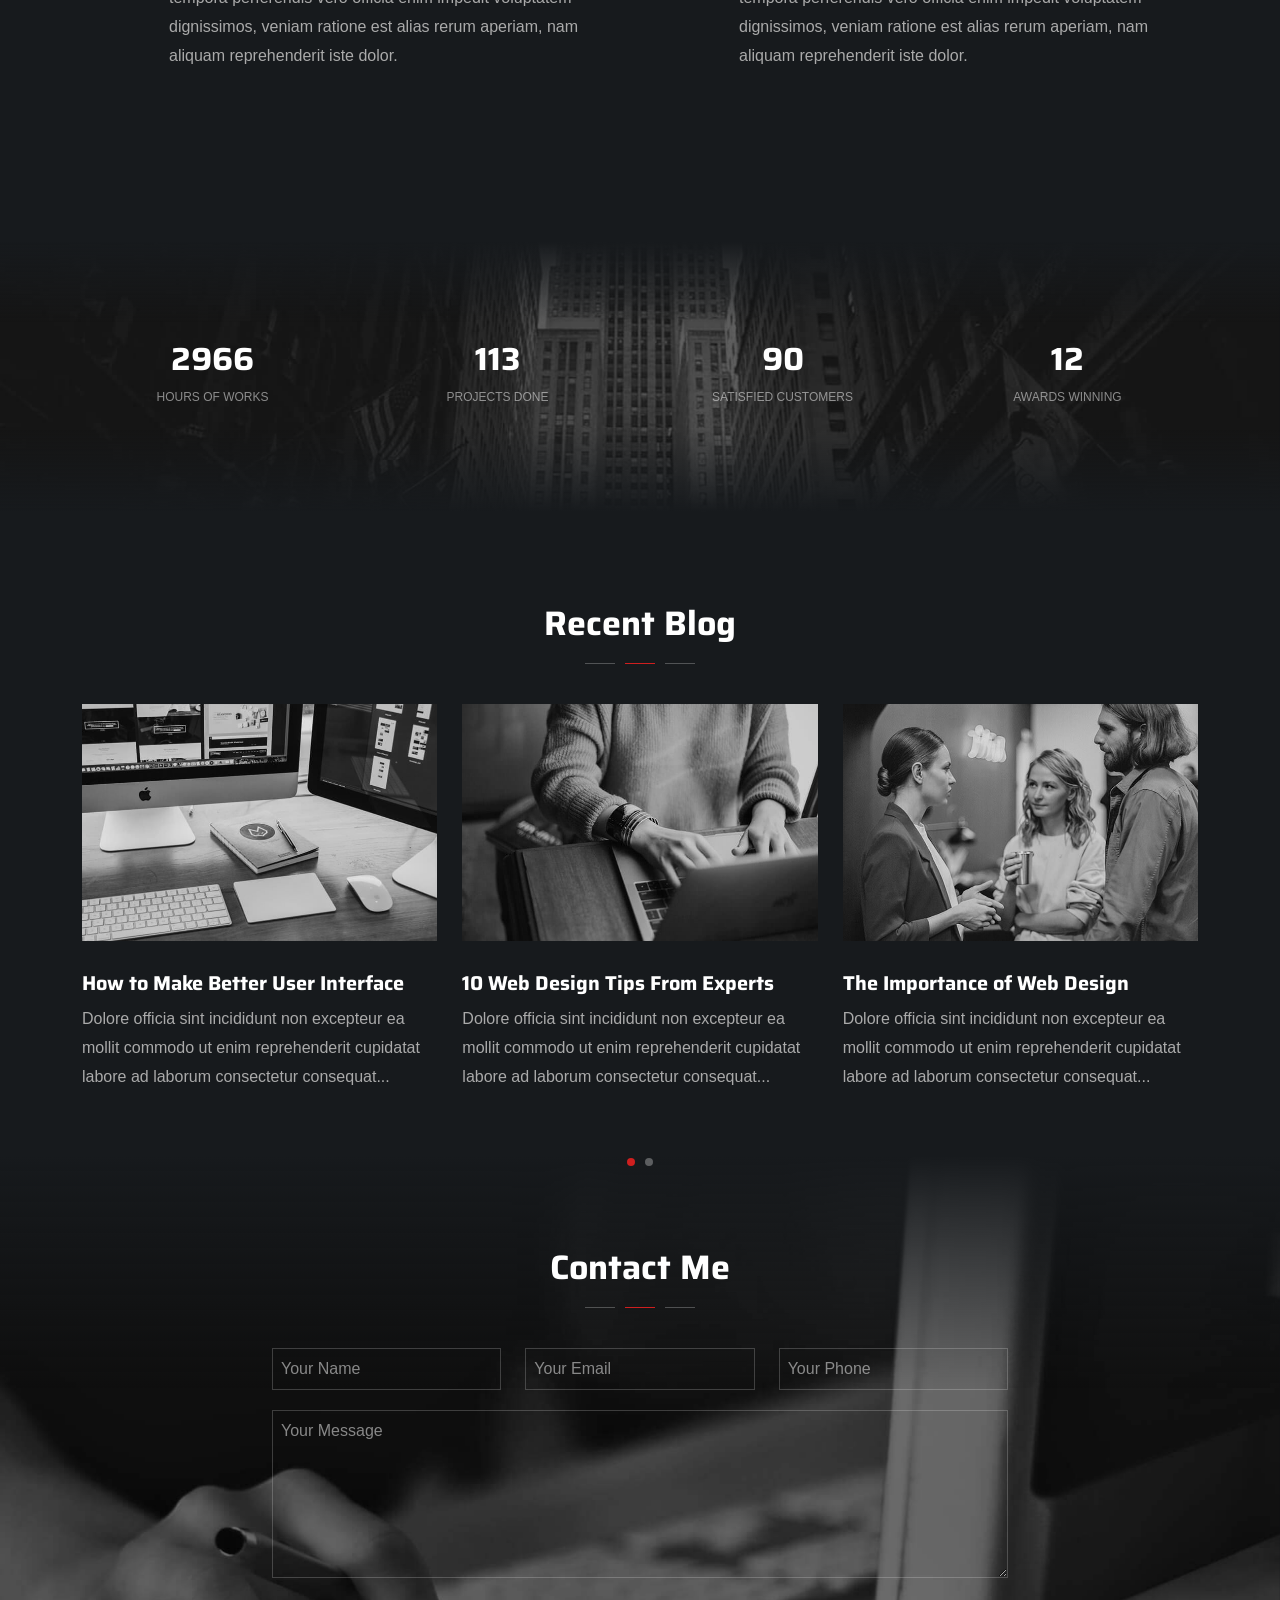
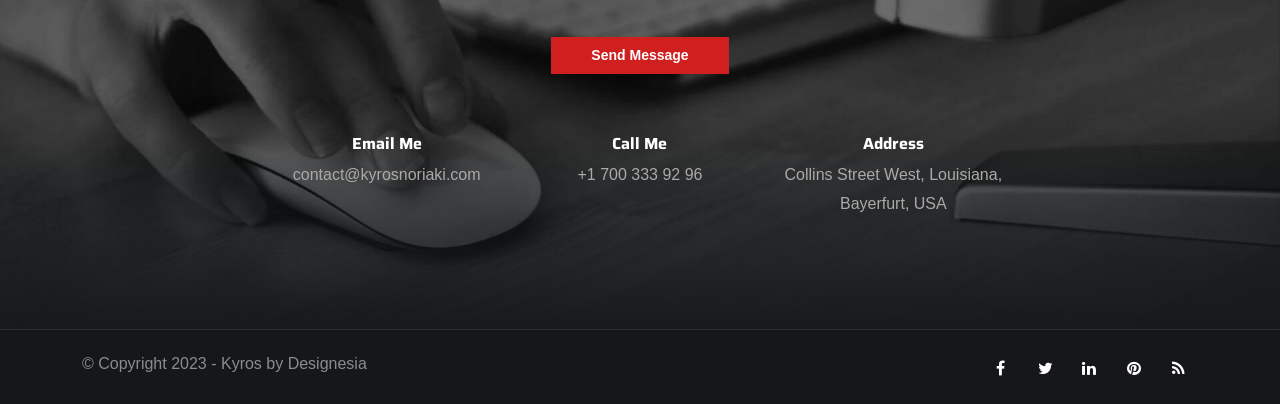
<file: index-menu-reveal.html>
<!DOCTYPE html>
<html lang="zxx">

<head>
    <title>Kyros - Personal Website</title>
    <link rel="icon" href="images/icon.png" type="image/gif" sizes="16x16">
    <meta content="text/html;charset=utf-8" http-equiv="Content-Type">
    <meta content="width=device-width, initial-scale=1.0" name="viewport" />
    <meta content="Kyros - Personal Website" name="description" />
    <meta content="" name="keywords" />
    <meta content="" name="author" />
    <!-- CSS Files
    ================================================== -->
    <link href="css/bootstrap.min.css" rel="stylesheet" type="text/css" id="bootstrap" />
    <link href="css/plugins.css" rel="stylesheet" type="text/css" />
    <link href="css/style.css" rel="stylesheet" type="text/css" />
    <style>
        :root {
            --primary-color: #CF1F1F;
            --primary-color-rgb: 207, 31, 31;
        }
    </style>
    <link href="css/coloring.css" rel="stylesheet" type="text/css" />
</head>

<body class="onepage dark-scheme">
    <div id="wrapper">
        <!-- header begin -->
        <header class="header-v2 transparent">
            <div class="container">
                <div class="row">
                    <div class="col-md-12">
                        <div class="de-flex sm-pt10">
                            <div class="de-flex-col">
                                <div class="de-flex-col">
                                    <!-- logo begin -->
                                    <div id="logo">
                                        <a href="index.html">
                                            <img alt="" class="logo" src="images/logo.png" />
                                            <img alt="" class="logo-2" src="images/logo.png" />
                                        </a>
                                    </div>
                                    <!-- logo close -->
                                </div>
                            </div>
                            <div class="de-flex-col">
                                <div class="menu_side_area">
                                    <span id="de-menu-reveal">
                                        <span class="lt"></span>
                                        <span class="lm"></span>
                                        <span class="lb"></span>
                                    </span>
                                </div>
                            </div>
                        </div>
                    </div>
                </div>
            </div>
        </header>
        <!-- header close -->
        <div id="de-menu-container">
            <div class="mainmenu-v2-wrap">
                <ul id="mainmenu-v2">
                    <li><a class="active" href="#top">Home<span></span></a></li>
                    <li><a href="#section-about">About me<span></span></a></li>
                    <li><a href="#section-services">What I Do<span></span></a></li>
                    <li><a href="#section-portfolio">Portfolio<span></span></a></li>
                    <li><a href="#section-resume">My Resume<span></span></a></li>
                    <li><a href="#section-blog">Blog<span></span></a></li>
                    <li><a href="#section-contact">Contact Me<span></span></a></li>
                </ul>
            </div>
        </div>
        <!-- content begin -->
        <div class="no-bottom no-top" id="content">
            <div id="top"></div>

            <!-- page preloader begin -->
            <div id="preloader">
                <div class="preloader1"></div>
            </div>
            <!-- page preloader close -->
            
            <!-- float text begin -->
            <div class="float-text">
                <div class="de_social-icons">
                    <a href="#"><i class="fa fa-facebook fa-lg"></i></a>
                    <a href="#"><i class="fa fa-twitter fa-lg"></i></a>
                    <a href="#"><i class="fa fa-instagram fa-lg"></i></a>
                </div>
                <span>Follow Me</span>
            </div>
            <!-- float text close --> 

            <!-- load external content begin -->
            <div id="de_modal">
                <button class="button-close"></button>
                <div class="d-modal-loader"></div>
            </div>
             <!-- load external content close -->

            <section aria-label="section" class="jarallax no-top no-bottom text-light">
                <img src="images/background/1.jpg" class="jarallax-img" alt="">
                <div class="v-center">
                    <div class="container">
                        <div class="row align-items-center">
                            <div class="col-md-12">
                                <h6 class="wow fadeInUp" data-wow-delay=".4s"><span class="id-color">I Am Kyros Noriaki</span></h6>
                                <div class="spacer-10"></div>
                                <div class="h1_big text-white wow fadeInUp" data-wow-delay=".6s">
                                    <div class="typed-strings">
                                        <p>Freelancer</p>
                                        <p>Programmer</p>
                                        <p>Photographer</p>
                                    </div>
                                    <div class="typed"></div>
                                </div>
                            </div>
                            <div class="spacer-20"></div>
                            <ul class="list_location wow fadeInUp" data-wow-delay=".8s">
                                <li><span>France</span>Bodin, Chauveau</li>
                                <li><span>USA</span>Louisiana, Bayerfurt</li>
                                <li><span>German</span>Hamburg, Dortmund</li>
                            </ul>
                        </div>
                    </div>
                </div>
                <a href="#section-about" class="mouse-icon-click scroll-to wow fadeInUp" data-wow-delay=".8s">
                    <span class="mouse fadeScroll relative" data-scroll-speed="10">
                        <span class="scroll"></span>
                    </span>
                </a>
                <div class="de-gradient-edge-bottom"></div>
            </section>
            <section id="section-about">
                <div class="container relative">
                    <div class="row">
                        <div class="col-md-12 text-center wow fadeInUp">
                            <h2>About Me</h2>
                            <div class="space-border"></div>
                        </div>
                        <div class="col-md-8 offset-md-2 text-center wow fadeInUp">
                            <p>I am a website designer from Lousiana, with a strong focus in UI/UX design. I love to get new experiences and always learn from my surroundings. I've done more than 285 projects. You can check it through portfolio section on
                                this website. I looking forward to any opportunities and challenges. </p>
                        </div>
                        <div class="spacer-single"></div>
                        <div class="col-lg-3 position-relative wow fadeIn" data-wow-delay=".2s">
                            <div class="position-relative">
                                <div class="progressbar" data-animate="false">
                                    <div class="circle" data-percent="90">
                                        <div></div>
                                    </div>
                                    <h4>HTML</h4>
                                </div>
                            </div>
                        </div>
                        <div class="col-lg-3 position-relative wow fadeIn" data-wow-delay=".4s">
                            <div class="position-relative">
                                <div class="progressbar" data-animate="false">
                                    <div class="circle" data-percent="85">
                                        <div></div>
                                    </div>
                                    <h4>CSS</h4>
                                </div>
                            </div>
                        </div>
                        <div class="col-lg-3 position-relative wow fadeIn" data-wow-delay=".6s">
                            <div class="position-relative">
                                <div class="progressbar" data-animate="false">
                                    <div class="circle" data-percent="80">
                                        <div></div>
                                    </div>
                                    <h4>PHP</h4>
                                </div>
                            </div>
                        </div>
                        <div class="col-lg-3 position-relative wow fadeIn" data-wow-delay=".8s">
                            <div class="position-relative">
                                <div class="progressbar" data-animate="false">
                                    <div class="circle" data-percent="75">
                                        <div></div>
                                    </div>
                                    <h4>jQuery</h4>
                                </div>
                            </div>
                        </div>
                    </div>
                </div>
            </section>
            <section id="section-my-quote" aria-label="section" class="jarallax no-top no-bottom">
                <div class="de-gradient-edge-top"></div>
                <img src="images/background/2.jpg" class="jarallax-img" alt="">
                <div class="v-center">
                    <div class="container">
                        <div class="row align-items-center">
                            <div class="col-md-10 offset-md-1">
                                <blockquote class="q-big wow fadeIn" data-wow-duration="3s">
                                    <i class="d-big icon_quotations"></i>
                                    Do more than is required. What is the distance between someone who achieves their goals consistently and those who spend their lives and careers merely following? The extra mile.
                                    <span class="d-quote-by">Kyros Noriaki</span>
                                </blockquote>
                                <div class="spacer-double"></div>
                            </div>
                        </div>
                    </div>
                </div>
                <div class="de-gradient-edge-bottom"></div>
            </section>
            <section id="section-services" class="no-bottom">
                <div class="container relative">
                    <div class="row">
                        <div class="col-md-12 text-center wow fadeInUp">
                            <h2>What I Do</h2>
                            <div class="space-border"></div>
                        </div>
                        <div class="spacer-single"></div>
                        <div class="row g-0">
                            <div class="col-lg-4 wow fadeIn" data-wow-delay=".2s">
                                <div class="de_3d-box">
                                    <div class="d-inner">
                                        <i class="icon_genius id-color"></i>
                                        <div class="text">
                                            <h3>Branding</h3>
                                            Ex velit cupidatat magna voluptate deserunt quis et dolor adipisicing elit culpa ad exercitation proident irure deserunt irure.
                                        </div>
                                    </div>
                                </div>
                            </div>
                            <div class="col-lg-4 wow fadeIn" data-wow-delay=".4s">
                                <div class="de_3d-box">
                                    <div class="d-inner">
                                        <i class="icon_tools id-color"></i>
                                        <div class="text">
                                            <h3>Development</h3>
                                            Ex velit cupidatat magna voluptate deserunt quis et dolor adipisicing elit culpa ad exercitation proident irure deserunt irure.
                                        </div>
                                    </div>
                                </div>
                            </div>
                            <div class="col-lg-4 wow fadeIn" data-wow-delay=".6s">
                                <div class="de_3d-box">
                                    <div class="d-inner">
                                        <i class="icon_camera_alt id-color"></i>
                                        <div class="text">
                                            <h3>Photography</h3>
                                            Ex velit cupidatat magna voluptate deserunt quis et dolor adipisicing elit culpa ad exercitation proident irure deserunt irure.
                                        </div>
                                    </div>
                                </div>
                            </div>
                        </div>
                    </div>
                </div>
            </section>
            <section id="section-portfolio" class="no-bottom">
                <div class="container relative">
                    <div class="row">
                        <div class="col-md-12 text-center wow fadeInUp">
                            <h2>Portfolio</h2>
                            <div class="space-border"></div>
                        </div>
                    </div>
                    <div id="gallery" class="row sequence">
                        <div class="col-md-4 item">
                            <div class="de_modal wow" data-url="single-project.html">
                                <div class="card-image-1 mod-c" data-tilt>
                                    <div class="d-text">
                                        <h3>Single Image</h3>
                                        <h5 class="d-tag">website</h5>
                                    </div>
                                    <img src="images/gallery/1.jpg" class="img-fluid" alt="">
                                </div>
                            </div>
                        </div>
                        <div class="col-md-4 item">
                            <div class="de_modal wow" data-url="single-project-2.html">
                                <div class="card-image-1 mod-c" data-tilt>
                                    <div class="d-text">
                                        <h3>Multiple Images</h3>
                                        <h5 class="d-tag">website</h5>
                                    </div>
                                    <img src="images/gallery/2.jpg" class="img-fluid" alt="">
                                </div>
                            </div>
                        </div>
                        <div class="col-md-4 item">
                            <div class="de_modal wow" data-url="single-project-3.html">
                                <div class="card-image-1 mod-c" data-tilt>
                                    <div class="d-text">
                                        <h3>Self Hosted Video</h3>
                                        <h5 class="d-tag">website</h5>
                                    </div>
                                    <img src="images/gallery/3.jpg" class="img-fluid" alt="">
                                </div>
                            </div>
                        </div>
                        <div class="col-md-4 item">
                            <div class="de_modal wow" data-url="single-project.html">
                                <div class="card-image-1 mod-c" data-tilt>
                                    <div class="d-text">
                                        <h3>Bluetec App</h3>
                                        <h5 class="d-tag">website</h5>
                                    </div>
                                    <img src="images/gallery/4.jpg" class="img-fluid" alt="">
                                </div>
                            </div>
                        </div>
                        <div class="col-md-4 item">
                            <div class="de_modal wow" data-url="single-project.html">
                                <div class="card-image-1 mod-c" data-tilt>
                                    <div class="d-text">
                                        <h3>Uhost Hosting</h3>
                                        <h5 class="d-tag">website</h5>
                                    </div>
                                    <img src="images/gallery/5.jpg" class="img-fluid" alt="">
                                </div>
                            </div>
                        </div>
                        <div class="col-md-4 item">
                            <div class="de_modal wow" data-url="single-project.html">
                                <div class="card-image-1 mod-c" data-tilt>
                                    <div class="d-text">
                                        <h3>Bolo Creative</h3>
                                        <h5 class="d-tag">website</h5>
                                    </div>
                                    <img src="images/gallery/6.jpg" class="img-fluid" alt="">
                                </div>
                            </div>
                        </div>
                    </div>
                </div>
            </section>
            <section id="section-resume">
                <div class="container relative">
                    <div class="row">
                        <div class="col-md-12 text-center wow fadeInUp">
                            <h2>My Resume</h2>
                            <div class="space-border"></div>
                        </div>
                    </div>
                    <div class="row gh-5">
                        <div class="col-lg-6 wow fadeInUp">
                            <div class="p-4">
                                <h3 class="s_border">Experiences</h3>
                                <ul class="d_timeline">
                                    <li class="d_timeline-item">
                                        <h3 class="d_timeline-title">2014 - now</h3>
                                        <p class="d_timeline-text"><span class="d_title">Founder &amp; Creative Director</span><span class="d_company">Kyros Studio</span>Lorem ipsum dolor sit amet consectetur adipisicing elit. Animi tempora perferendis vero officia enim impedit voluptatem dignissimos, veniam ratione est alias rerum aperiam, nam aliquam reprehenderit iste dolor.</p>
                                    </li>
                                    <li class="d_timeline-item">
                                        <h3 class="d_timeline-title">2010 - 2014</h3>
                                        <p class="d_timeline-text"><span class="d_title">Senior UI / UX Designer</span><span class="d_company">Google Inc</span>Lorem ipsum dolor sit amet consectetur adipisicing elit. Animi tempora perferendis vero officia enim impedit voluptatem dignissimos, veniam ratione est alias rerum aperiam, nam aliquam reprehenderit iste dolor.</p>
                                    </li>
                                    <li class="d_timeline-item">
                                        <h3 class="d_timeline-title">2008 - 2010</h3>
                                        <p class="d_timeline-text"><span class="d_title">Graphic Designer</span><span class="d_company">Kyros Studio</span>Lorem ipsum dolor sit amet consectetur adipisicing elit. Animi tempora perferendis vero officia enim impedit voluptatem dignissimos, veniam ratione est alias rerum aperiam, nam aliquam reprehenderit iste dolor.</p>
                                    </li>
                                </ul>
                            </div>
                        </div>
                        <div class="col-lg-6 wow fadeInUp">
                            <div class="p-4">
                                <h3 class="s_border">Education</h3>
                                <ul class="d_timeline">
                                    <li class="d_timeline-item">
                                        <h3 class="d_timeline-title">2004 - 2008</h3>
                                        <p class="d_timeline-text"><span class="d_title">Master in Design</span><span class="d_company">New York University</span>Lorem ipsum dolor sit amet consectetur adipisicing elit. Animi tempora perferendis vero officia enim impedit voluptatem dignissimos, veniam ratione est alias rerum aperiam, nam aliquam reprehenderit iste dolor.</p>
                                    </li>
                                    <li class="d_timeline-item">
                                        <h3 class="d_timeline-title">2004 - 2008</h3>
                                        <p class="d_timeline-text"><span class="d_title">Bachelor of Arts</span><span class="d_company">University of London</span>Lorem ipsum dolor sit amet consectetur adipisicing elit. Animi tempora perferendis vero officia enim impedit voluptatem dignissimos, veniam ratione est alias rerum aperiam, nam aliquam reprehenderit iste dolor.</p>
                                    </li>
                                    <li class="d_timeline-item">
                                        <h3 class="d_timeline-title">2006 - 2004</h3>
                                        <p class="d_timeline-text"><span class="d_title">Artist of College</span><span class="d_company">University of Sydney</span>Lorem ipsum dolor sit amet consectetur adipisicing elit. Animi tempora perferendis vero officia enim impedit voluptatem dignissimos, veniam ratione est alias rerum aperiam, nam aliquam reprehenderit iste dolor.</p>
                                    </li>
                                </ul>
                            </div>
                        </div>
                    </div>
                </div>
            </section>
            <section id="section-fun-facts" aria-label="section" class="jarallax">
                <div class="de-gradient-edge-top"></div>
                <img src="images/background/3.jpg" class="jarallax-img" alt="">
                <div class="container">
                        <div class="row">
                            <div class="col-md-3 wow fadeIn" data-wow-delay="0">
                                <div class="de_count text-center">
                                    <h3 class="timer" data-to="8240" data-speed="2500">0</h3>
                                    <span>Hours of Works</span>
                                </div>
                            </div>

                            <div class="col-md-3 wow fadeIn" data-wow-delay=".25s">
                                <div class="de_count text-center">
                                    <h3 class="timer" data-to="315" data-speed="2500">0</h3>
                                    <span>Projects Done</span>
                                </div>
                            </div>

                            <div class="col-md-3 wow fadeIn" data-wow-delay=".5s">
                                <div class="de_count text-center">
                                    <h3 class="timer" data-to="250" data-speed="2500">0</h3>
                                    <span>Satisfied Customers</span>
                                </div>
                            </div>

                            <div class="col-md-3 wow fadeIn" data-wow-delay=".75s">
                                <div class="de_count text-center">
                                    <h3 class="timer" data-to="32" data-speed="2500">0</h3>
                                    <span>Awards Winning</span>
                                </div>
                            </div>
                        </div>
                    </div>
                <div class="de-gradient-edge-bottom"></div>
            </section>
            <section id="section-blog" class="no-bottom">
                <div class="container relative">
                    <div class="row">
                        <div class="col-md-12 text-center wow fadeInUp">
                            <h2>Recent Blog</h2>
                            <div class="space-border"></div>
                        </div>
                    </div>
                    <div id="carousel-blog" class="owl-carousel wow fadeInUp">
                        <div class="bloglist item">
                            <div class="post-content">
                                <div class="post-image">
                                    <div class="de_modal" data-url="single-blog.html"><img alt="" src="images/blog/1.jpg" class="lazy grayscale"></div>
                                </div>
                                <div class="post-text">
                                    <h4 class="de_modal" data-url="single-blog.html">How to Make Better User Interface</h4>
                                    <p>Dolore officia sint incididunt non excepteur ea mollit commodo ut enim reprehenderit cupidatat labore ad laborum consectetur consequat...</p>
                                </div>
                            </div>
                        </div>
                        <div class="bloglist item">
                            <div class="post-content">
                                <div class="post-image">
                                    <div class="de_modal" data-url="single-blog.html"><img alt="" src="images/blog/2.jpg" class="lazy grayscale"></div>
                                </div>
                                <div class="post-text">
                                    <h4 class="de_modal" data-url="single-blog.html">10 Web Design Tips From Experts</h4>
                                    <p>Dolore officia sint incididunt non excepteur ea mollit commodo ut enim reprehenderit cupidatat labore ad laborum consectetur consequat...</p>
                                </div>
                            </div>
                        </div>
                        <div class="bloglist item">
                            <div class="post-content">
                                <div class="post-image">
                                    <div class="de_modal" data-url="single-blog.html"><img alt="" src="images/blog/3.jpg" class="lazy grayscale"></div>
                                </div>
                                <div class="post-text">
                                    <h4 class="de_modal" data-url="single-blog.html">The Importance of Web Design</h4>
                                    <p>Dolore officia sint incididunt non excepteur ea mollit commodo ut enim reprehenderit cupidatat labore ad laborum consectetur consequat...</p>
                                </div>
                            </div>
                        </div>
                        <div class="bloglist item">
                            <div class="post-content">
                                <div class="post-image">
                                    <div class="de_modal" data-url="single-blog.html"><img alt="" src="images/blog/4.jpg" class="lazy grayscale"></div>
                                </div>
                                <div class="post-text">
                                    <h4 class="de_modal" data-url="single-blog.html">10 Web Design Tips From Experts</h4>
                                    <p>Dolore officia sint incididunt non excepteur ea mollit commodo ut enim reprehenderit cupidatat labore ad laborum consectetur consequat...</p>
                                </div>
                            </div>
                        </div>
                        <div class="bloglist item">
                            <div class="post-content">
                                <div class="post-image">
                                    <div class="de_modal" data-url="single-blog.html"><img alt="" src="images/blog/5.jpg" class="lazy grayscale"></div>
                                </div>
                                <div class="post-text">
                                    <h4 class="de_modal" data-url="single-blog.html">The Importance of Web Design</h4>
                                    <p>Dolore officia sint incididunt non excepteur ea mollit commodo ut enim reprehenderit cupidatat labore ad laborum consectetur consequat...</p>
                                </div>
                            </div>
                        </div>
                        <div class="bloglist item">
                            <div class="post-content">
                                <div class="post-image">
                                    <div class="de_modal" data-url="single-blog.html"><img alt="" src="images/blog/6.jpg" class="lazy grayscale"></div>
                                </div>
                                <div class="post-text">
                                    <h4 class="de_modal" data-url="single-blog.html">Tips for Healthy Teeth<span></span></h4>
                                    <p>Dolore officia sint incididunt non excepteur ea mollit commodo ut enim reprehenderit cupidatat labore ad laborum consectetur consequat...</p>
                                </div>
                            </div>
                        </div>
                    </div>
                </div>
            </section>
            <section id="section-contact" class="jarallax">
                <div class="de-gradient-edge-top"></div>
                <img src="images/background/5.jpg" class="jarallax-img" alt="">
                <div class="container z-index-1000">
                    <div class="row">
                        <div class="col-md-12 text-center wow fadeInUp">
                            <h2>Contact Me</h2>
                            <div class="space-border"></div>
                        </div>
                        <div class="col-lg-8 offset-lg-2 wow fadeInUp">
                            <div class="contact_form_wrapper">
                                <form name="contactForm" id="contact_form" class="form-border" method="post" action="#">
                                    <div class="row">
                                        <div class="col-md-4">
                                            <div class="field-set">
                                                <input type="text" name="Name" id="name" class="form-control" placeholder="Your Name" required>
                                            </div>
                                        </div>
                                        <div class="col-md-4">
                                            <div class="field-set">
                                                <input type="text" name="Email" id="email" class="form-control" placeholder="Your Email" required>
                                            </div>
                                        </div>
                                        <div class="col-md-4">
                                            <div class="field-set">
                                                <input type="text" name="phone" id="phone" class="form-control" placeholder="Your Phone" required>
                                            </div>
                                        </div>
                                    </div>
                                    <div class="text-center">
                                        <div class="field-set">
                                            <textarea name="message" id="message" class="form-control" placeholder="Your Message" required></textarea>
                                        </div>
                                        <div class="g-recaptcha" data-sitekey="copy-your-site-key-here"></div>
                                        <div id='submit' class="mt10">
                                            <input type='submit' id='send_message' value='Send Message' class="btn-main">
                                        </div>

                                        <div id="success_message" class='success'>
                                            Your message has been sent successfully. Refresh this page if you want to send more messages.
                                        </div>
                                        <div id="error_message" class='error'>
                                            Sorry there was an error sending your form.
                                        </div>

                                    </div>
                                </form>
                            </div>
                            <div class="spacer-double"></div>
                            <div class="row text-center wow fadeInUp">
                                <div class="col-md-4">
                                    <div class="wm-1"></div>
                                    <h6>Email Me</h6>
                                    <p>contact@kyrosnoriaki.com</p>
                                </div>
                                <div class="col-md-4">
                                    <div class="wm-1"></div>
                                    <h6>Call Me</h6>
                                    <p>+1 700 333 92 96</p>
                                </div>
                                <div class="col-md-4">
                                    <div class="wm-1"></div>
                                    <h6>Address</h6>
                                    <p>Collins Street West, Louisiana, Bayerfurt, USA</p>
                                </div>
                            </div>
                        </div>
                    </div>
                </div>
                <div class="de-gradient-edge-bottom"></div>
            </section>
        </div>
        <!-- content close -->
        <a href="#" id="back-to-top"></a>
        <!-- footer begin -->
        <footer>
            <div class="container">
                <div class="row">
                    <div class="col-md-6">
                        <a href="index.html">
                            <span class="copy">&copy; Copyright 2023 - Kyros by Designesia</span>
                        </a>
                    </div>
                    <div class="col-md-6">
                        <div class="social-icons">
                            <a href="#"><i class="fa fa-facebook fa-lg"></i></a>
                            <a href="#"><i class="fa fa-twitter fa-lg"></i></a>
                            <a href="#"><i class="fa fa-linkedin fa-lg"></i></a>
                            <a href="#"><i class="fa fa-pinterest fa-lg"></i></a>
                            <a href="#"><i class="fa fa-rss fa-lg"></i></a>
                        </div>
                    </div>
                </div>
            </div>
        </footer>
        <!-- footer close -->
    </div>
    <!-- Javascript Files
    ================================================== -->
    <script src="js/plugins.js"></script>
    <script src="js/designesia.js"></script>
    <script src='https://www.google.com/recaptcha/api.js' async defer></script>
    <script src="form.js"></script>
    <script>
    jQuery(function($) {
        $('.g-recaptcha').attr('data-theme', 'dark');
    });
    </script>
    <script>
    jQuery(document).ready(function() {
        $(function() {
            // jquery typed plugin
            $(".typed").typed({
                stringsElement: $('.typed-strings'),
                typeSpeed: 100,
                backDelay: 500,
                loop: true,
                contentType: 'html', // or text
                // defaults to false for infinite loop
                loopCount: false,
                callback: function() { null; },
                resetCallback: function() { newTyped(); }
            });
        });
    });
    </script>
</body>

</html>
</file>
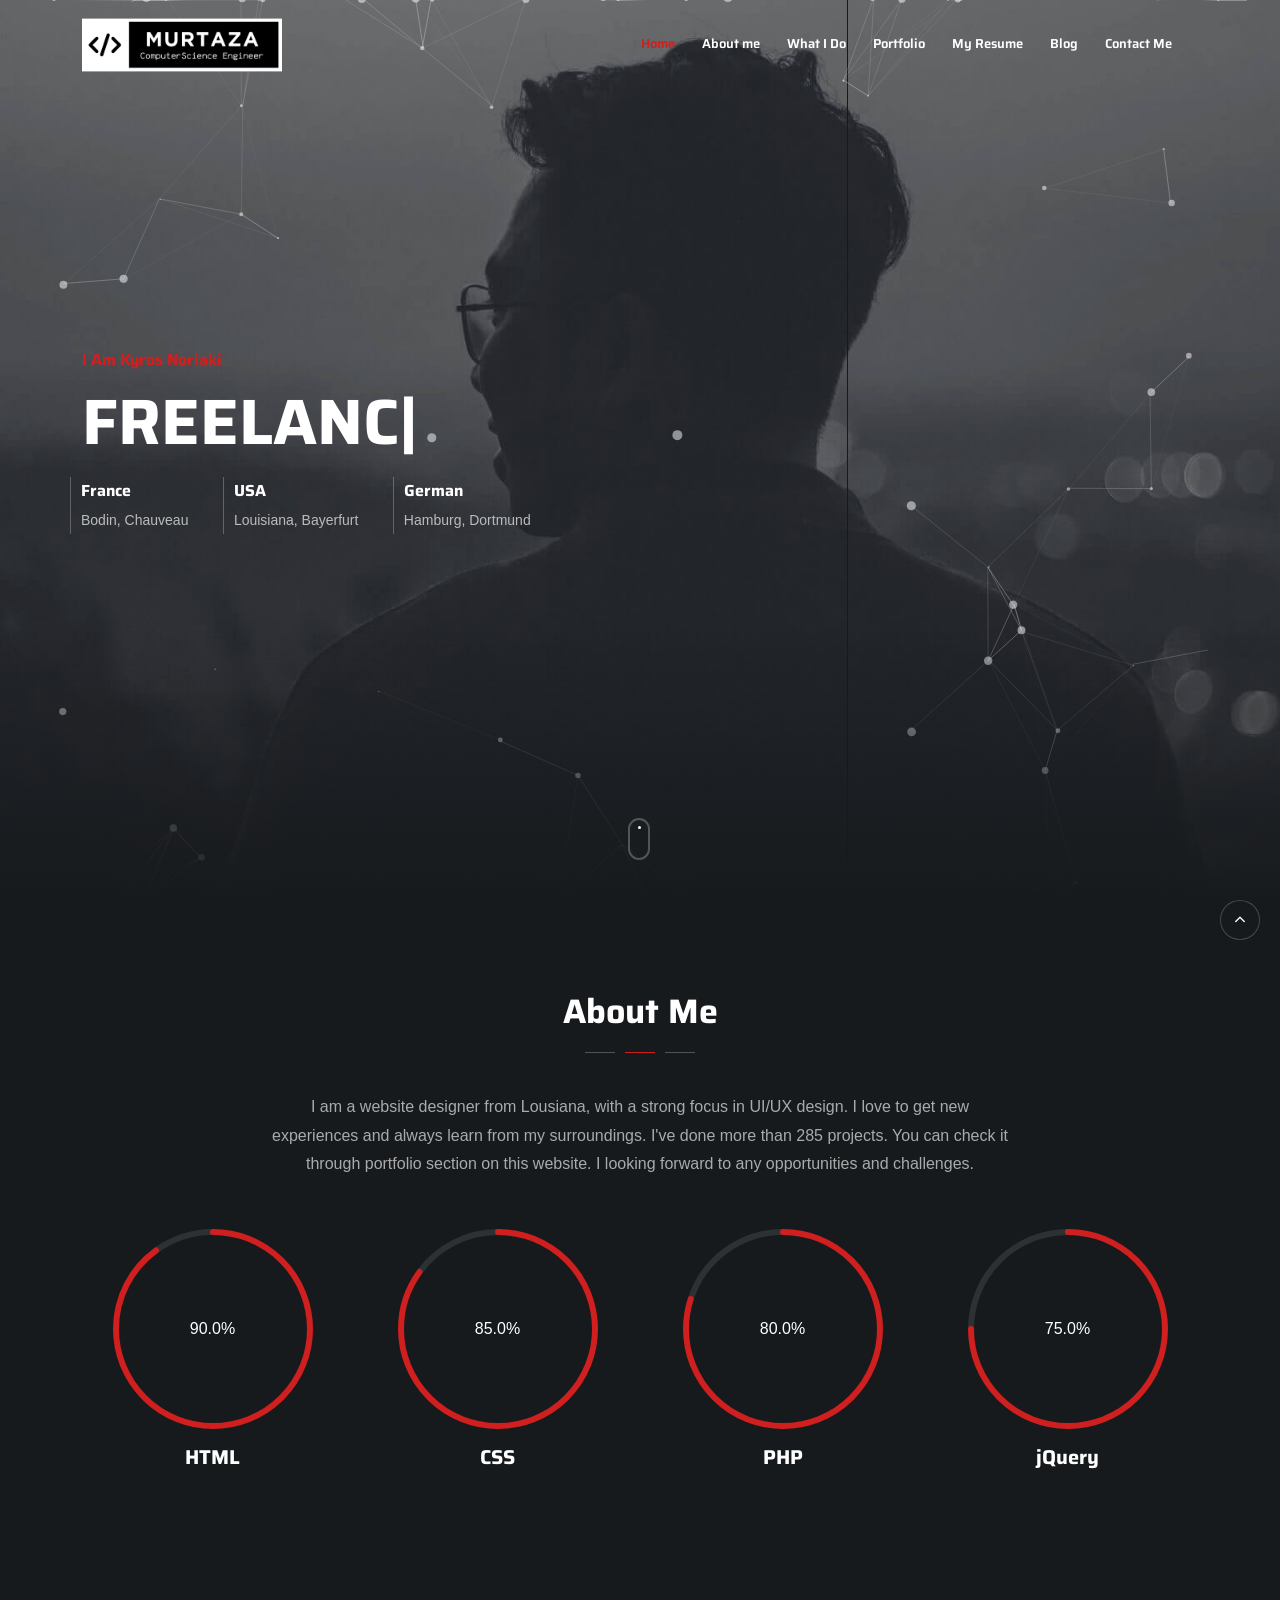
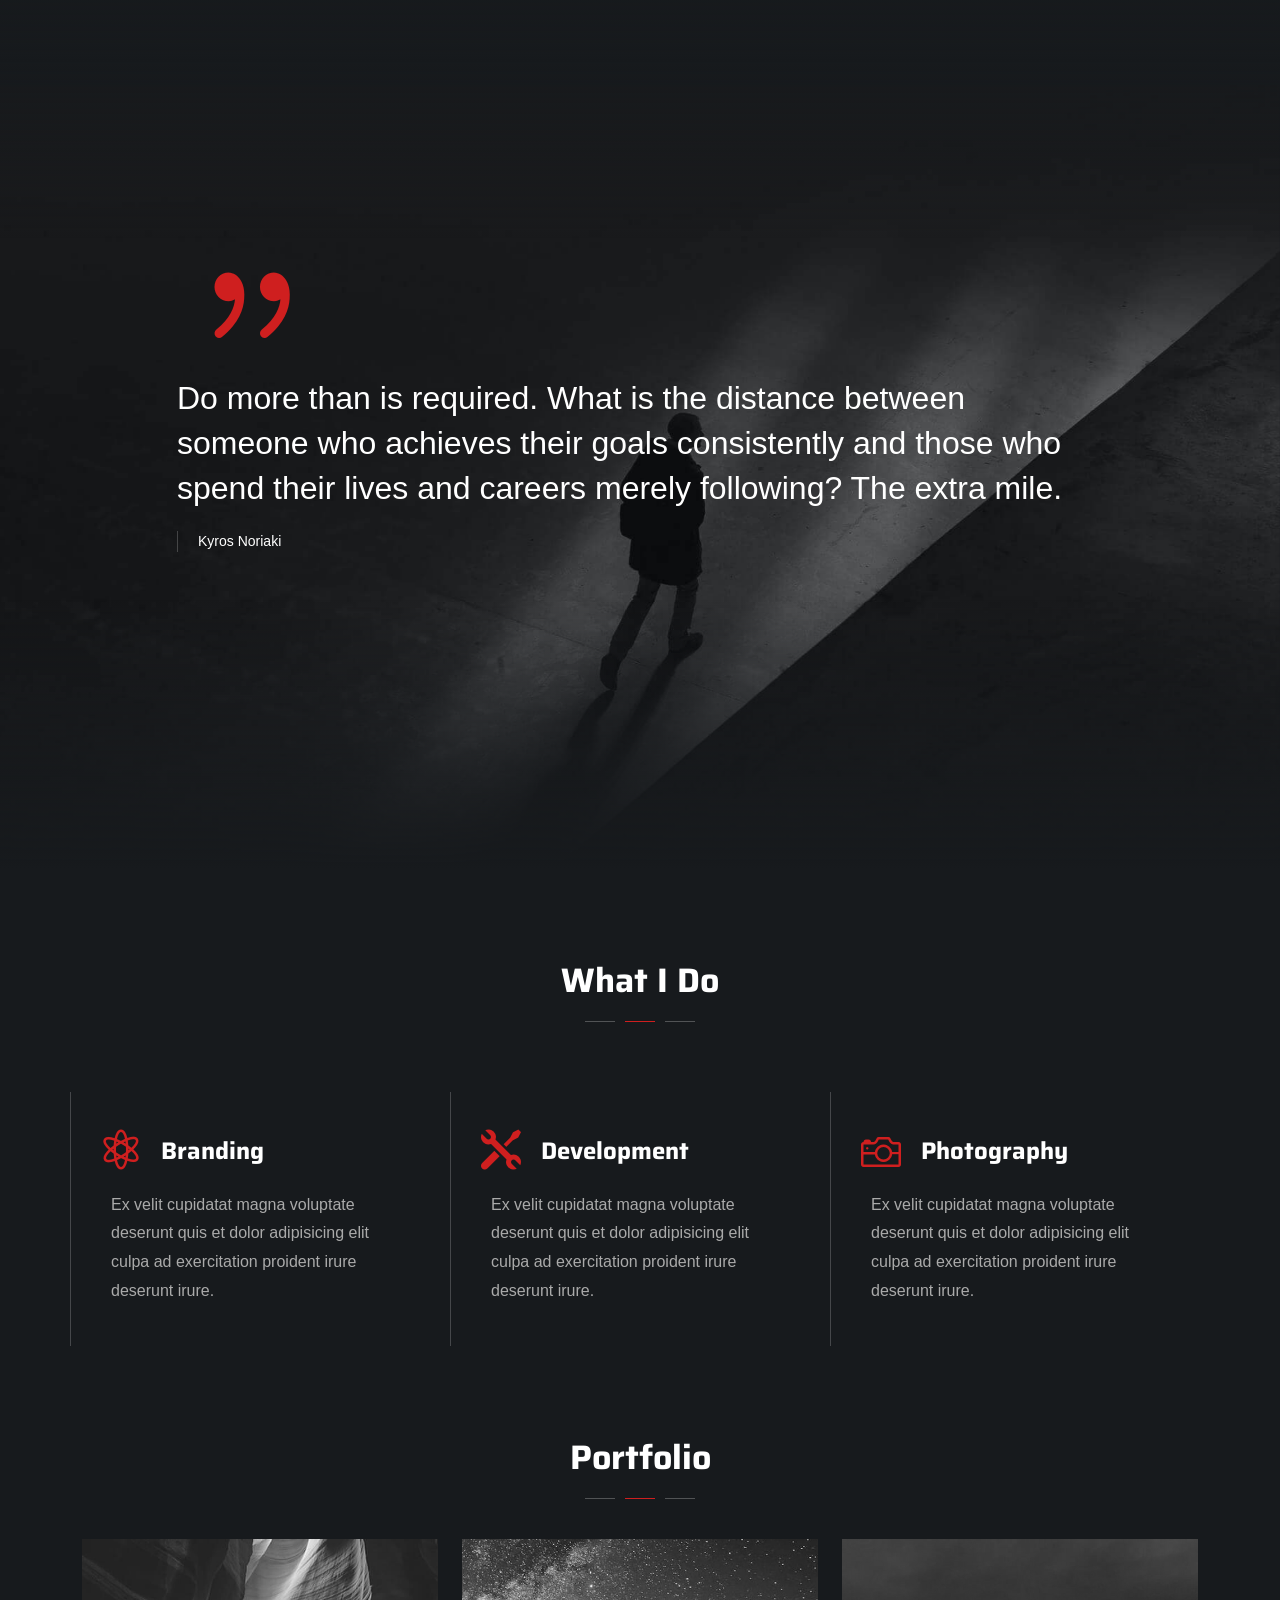
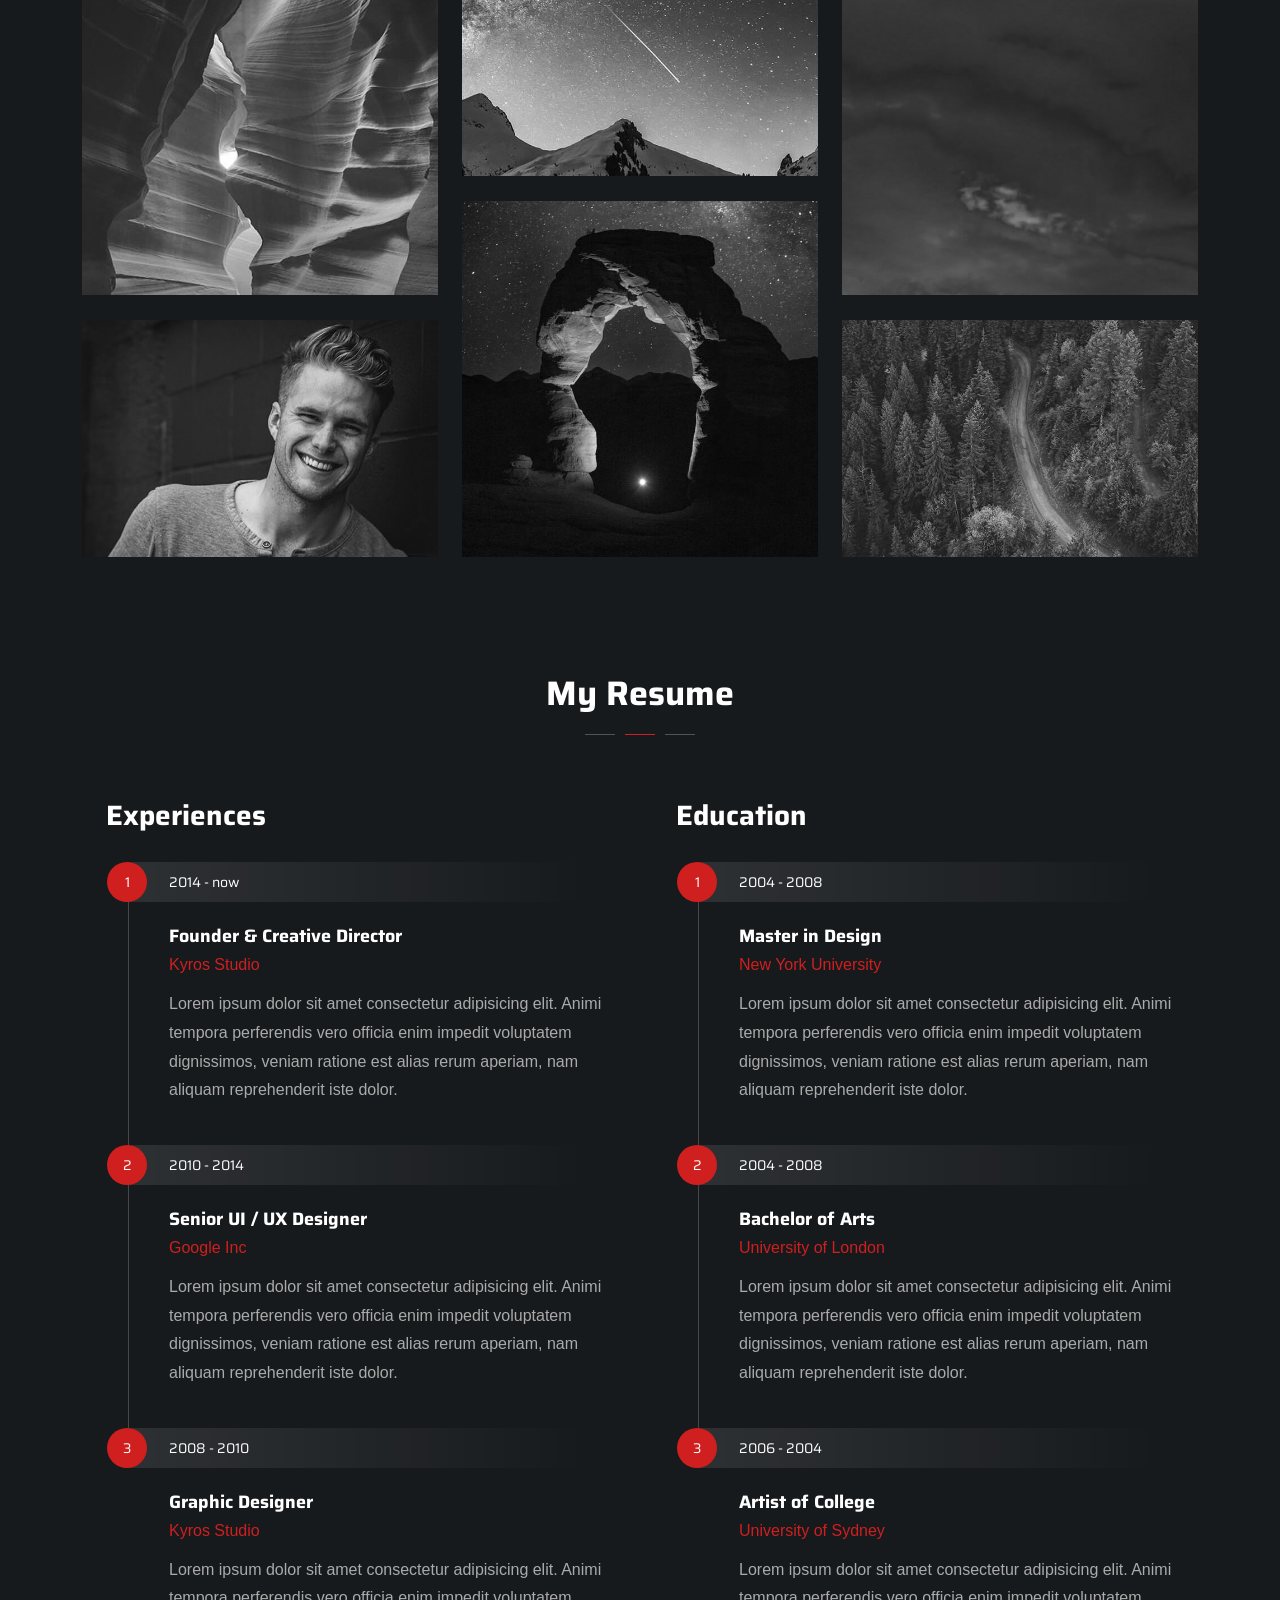
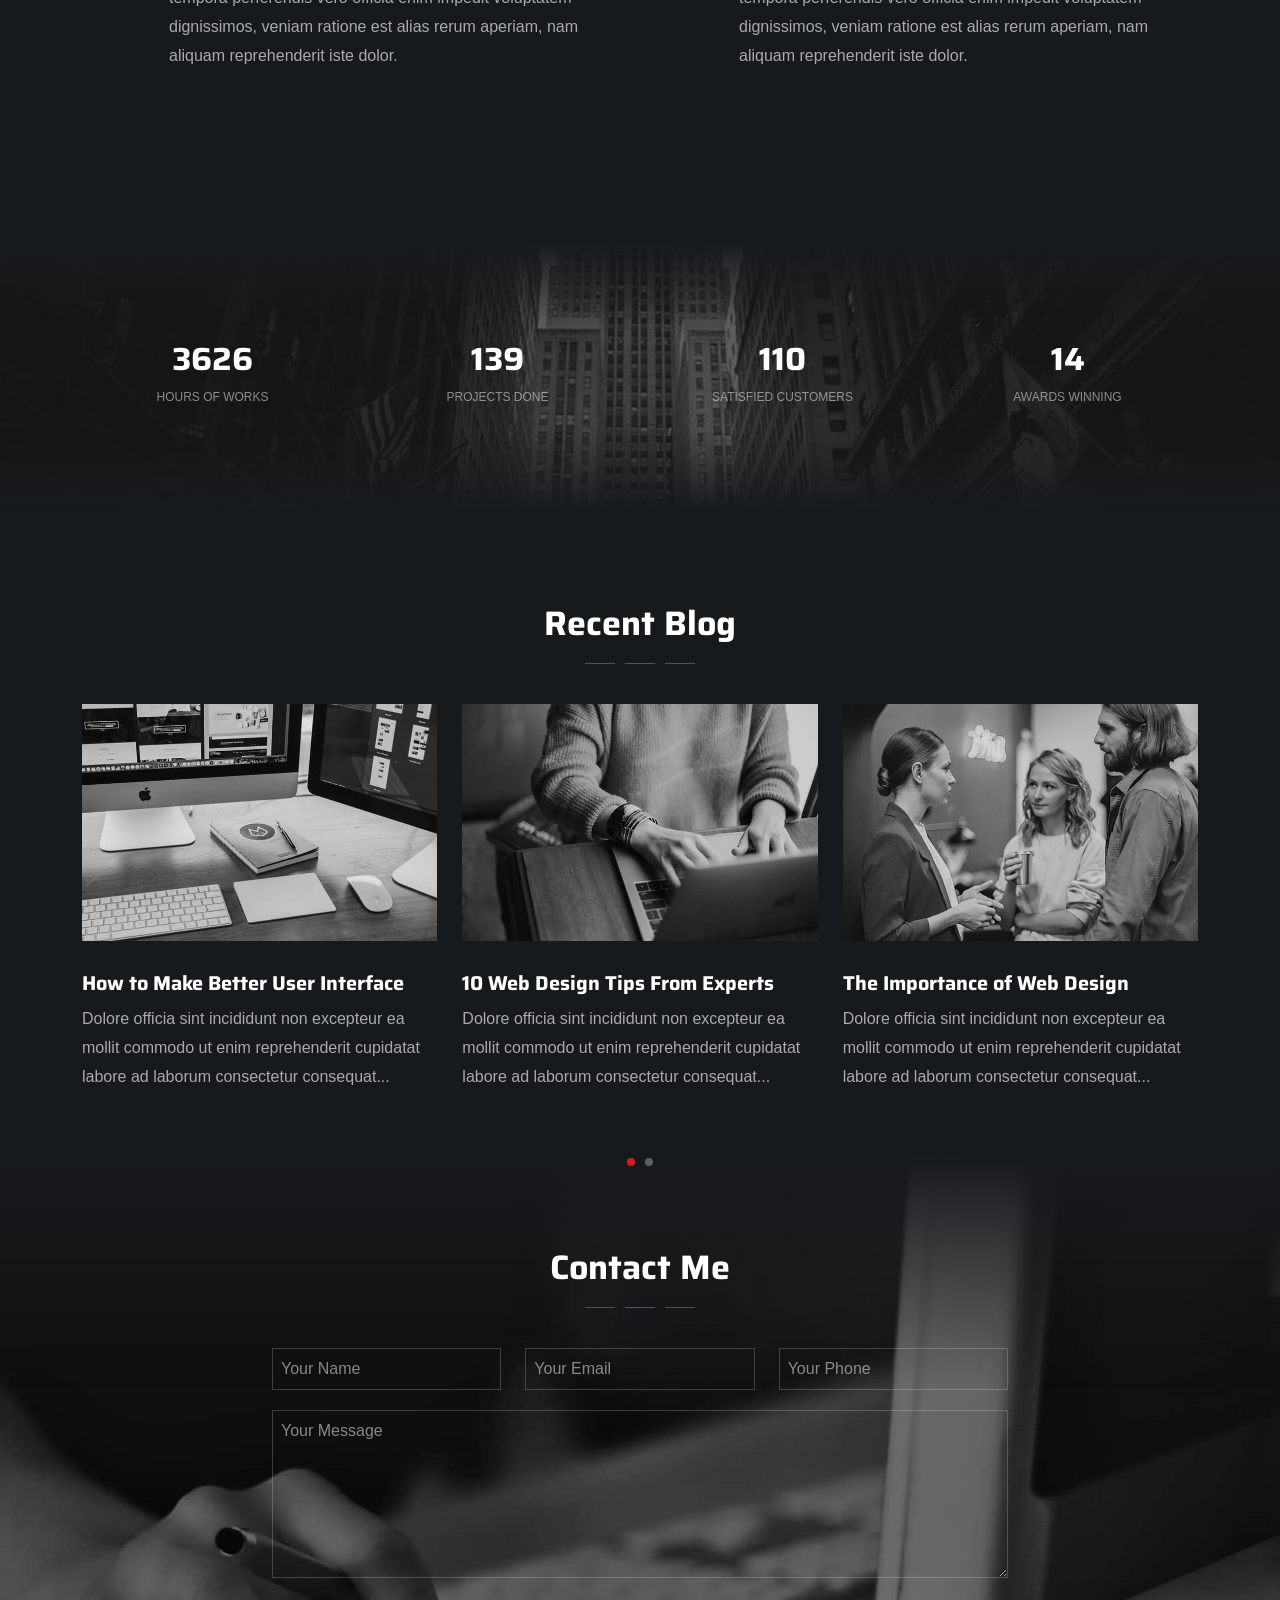
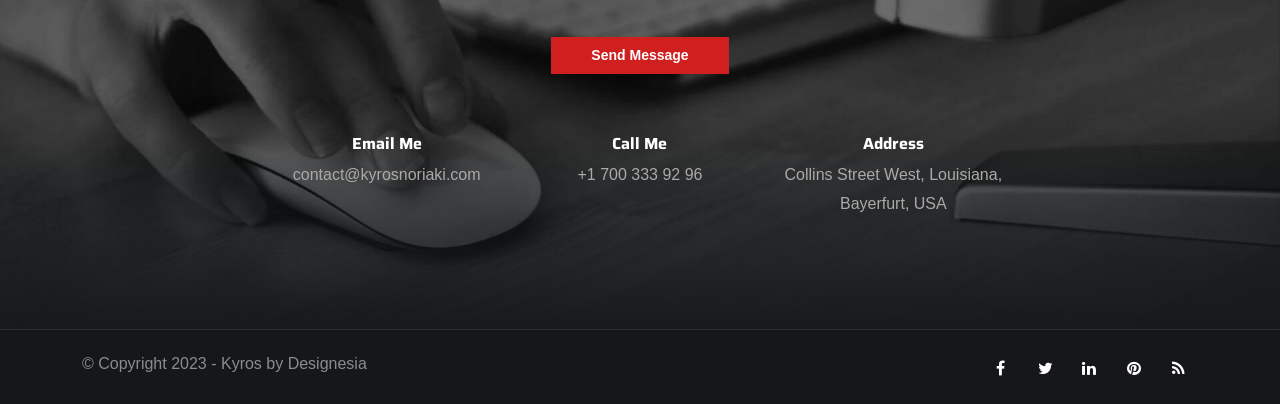
<file: index-particle-effect.html>
<!DOCTYPE html>
<html lang="zxx">

<head>
    <title>Kyros - Personal Website</title>
    <link rel="icon" href="images/icon.png" type="image/gif" sizes="16x16">
    <meta content="text/html;charset=utf-8" http-equiv="Content-Type">
    <meta content="width=device-width, initial-scale=1.0" name="viewport" />
    <meta content="Kyros - Personal Website" name="description" />
    <meta content="" name="keywords" />
    <meta content="" name="author" />
    <!-- CSS Files
    ================================================== -->
    <link href="css/bootstrap.min.css" rel="stylesheet" type="text/css" id="bootstrap" />
    <link href="css/plugins.css" rel="stylesheet" type="text/css" />
    <link href="css/style.css" rel="stylesheet" type="text/css" />
    <style>
        :root {
            --primary-color: #CF1F1F;
            --primary-color-rgb: 207, 31, 31;
        }
    </style>
    <link href="css/coloring.css" rel="stylesheet" type="text/css" />
</head>

<body class="onepage dark-scheme">
    <div id="wrapper">
        <!-- header begin -->
        <header class="transparent">
            <div class="container">
                <div class="row">
                    <div class="col-md-12">
                        <div class="de-flex sm-pt10">
                            <div class="de-flex-col">
                                <div class="de-flex-col">
                                    <!-- logo begin -->
                                    <div id="logo">
                                        <a href="index.html">
                                            <img alt="" class="logo" src="images/logo.png" />
                                            <img alt="" class="logo-2" src="images/logo.png" />
                                        </a>
                                    </div>
                                    <!-- logo close -->
                                </div>
                            </div>
                            <div class="de-flex-col header-col-right">
                                <ul id="mainmenu">
                                    <li><a class="active" href="#top">Home<span></span></a></li>
                                    <li><a href="#section-about">About me<span></span></a></li>
                                    <li><a href="#section-services">What I Do<span></span></a></li>
                                    <li><a href="#section-portfolio">Portfolio<span></span></a></li>
                                    <li><a href="#section-resume">My Resume<span></span></a></li>
                                    <li><a href="#section-blog">Blog<span></span></a></li>
                                    <li><a href="#section-contact">Contact Me<span></span></a></li>
                                </ul>
                                <div class="menu_side_area">
                                    <span id="menu-btn"></span>
                                </div>
                            </div>
                        </div>
                    </div>
                </div>
            </div>
        </header>
        <!-- header close -->
        <!-- content begin -->
        <div class="no-bottom no-top" id="content">
            <div id="top"></div>

            <!-- page preloader begin -->
            <div id="preloader">
                <div class="preloader1"></div>
            </div>
            <!-- page preloader close -->
            
            <!-- float text begin -->
            <div class="float-text">
                <div class="de_social-icons">
                    <a href="#"><i class="fa fa-facebook fa-lg"></i></a>
                    <a href="#"><i class="fa fa-twitter fa-lg"></i></a>
                    <a href="#"><i class="fa fa-instagram fa-lg"></i></a>
                </div>
                <span>Follow Me</span>
            </div>
            <!-- float text close --> 

            <!-- load external content begin -->
            <div id="de_modal">
                <button class="button-close"></button>
                <div class="d-modal-loader"></div>
            </div>
             <!-- load external content close -->

            <section aria-label="section" class="jarallax no-top no-bottom text-light">
                <img src="images/background/4.jpg" class="jarallax-img" alt="">
                <div id="particles-js"></div>
                <div class="v-center">
                    <div class="container">
                        <div class="row align-items-center">
                            <div class="col-md-12">
                                <h6 class="wow fadeInUp" data-wow-delay=".4s"><span class="id-color">I Am Kyros Noriaki</span></h6>
                                <div class="spacer-10"></div>
                                <div class="h1_big text-white wow fadeInUp" data-wow-delay=".6s">
                                    <div class="typed-strings">
                                        <p>Freelancer</p>
                                        <p>Programmer</p>
                                        <p>Photographer</p>
                                    </div>
                                    <div class="typed"></div>
                                </div>
                            </div>
                            <div class="spacer-20"></div>
                            <ul class="list_location wow fadeInUp" data-wow-delay=".8s">
                                <li><span>France</span>Bodin, Chauveau</li>
                                <li><span>USA</span>Louisiana, Bayerfurt</li>
                                <li><span>German</span>Hamburg, Dortmund</li>
                            </ul>
                        </div>
                    </div>
                </div>
                <a href="#section-about" class="mouse-icon-click scroll-to wow fadeInUp" data-wow-delay=".8s">
                    <span class="mouse fadeScroll relative" data-scroll-speed="10">
                        <span class="scroll"></span>
                    </span>
                </a>
                <div class="de-gradient-edge-bottom"></div>
            </section>
            <section id="section-about">
                <div class="container relative">
                    <div class="row">
                        <div class="col-md-12 text-center wow fadeInUp">
                            <h2>About Me</h2>
                            <div class="space-border"></div>
                        </div>
                        <div class="col-md-8 offset-md-2 text-center wow fadeInUp">
                            <p>I am a website designer from Lousiana, with a strong focus in UI/UX design. I love to get new experiences and always learn from my surroundings. I've done more than 285 projects. You can check it through portfolio section on
                                this website. I looking forward to any opportunities and challenges. </p>
                        </div>
                        <div class="spacer-single"></div>
                        <div class="col-lg-3 position-relative wow fadeIn" data-wow-delay=".2s">
                            <div class="position-relative">
                                <div class="progressbar" data-animate="false">
                                    <div class="circle" data-percent="90">
                                        <div></div>
                                    </div>
                                    <h4>HTML</h4>
                                </div>
                            </div>
                        </div>
                        <div class="col-lg-3 position-relative wow fadeIn" data-wow-delay=".4s">
                            <div class="position-relative">
                                <div class="progressbar" data-animate="false">
                                    <div class="circle" data-percent="85">
                                        <div></div>
                                    </div>
                                    <h4>CSS</h4>
                                </div>
                            </div>
                        </div>
                        <div class="col-lg-3 position-relative wow fadeIn" data-wow-delay=".6s">
                            <div class="position-relative">
                                <div class="progressbar" data-animate="false">
                                    <div class="circle" data-percent="80">
                                        <div></div>
                                    </div>
                                    <h4>PHP</h4>
                                </div>
                            </div>
                        </div>
                        <div class="col-lg-3 position-relative wow fadeIn" data-wow-delay=".8s">
                            <div class="position-relative">
                                <div class="progressbar" data-animate="false">
                                    <div class="circle" data-percent="75">
                                        <div></div>
                                    </div>
                                    <h4>jQuery</h4>
                                </div>
                            </div>
                        </div>
                    </div>
                </div>
            </section>
            <section id="section-my-quote" aria-label="section" class="jarallax no-top no-bottom">
                <div class="de-gradient-edge-top"></div>
                <img src="images/background/2.jpg" class="jarallax-img" alt="">
                <div class="v-center">
                    <div class="container">
                        <div class="row align-items-center">
                            <div class="col-md-10 offset-md-1">
                                <blockquote class="q-big wow fadeIn" data-wow-duration="3s">
                                    <i class="d-big icon_quotations"></i>
                                    Do more than is required. What is the distance between someone who achieves their goals consistently and those who spend their lives and careers merely following? The extra mile.
                                    <span class="d-quote-by">Kyros Noriaki</span>
                                </blockquote>
                                <div class="spacer-double"></div>
                            </div>
                        </div>
                    </div>
                </div>
                <div class="de-gradient-edge-bottom"></div>
            </section>
            <section id="section-services" class="no-bottom">
                <div class="container relative">
                    <div class="row">
                        <div class="col-md-12 text-center wow fadeInUp">
                            <h2>What I Do</h2>
                            <div class="space-border"></div>
                        </div>
                        <div class="spacer-single"></div>
                        <div class="row g-0">
                            <div class="col-lg-4 wow fadeIn" data-wow-delay=".2s">
                                <div class="de_3d-box">
                                    <div class="d-inner">
                                        <i class="icon_genius id-color"></i>
                                        <div class="text">
                                            <h3>Branding</h3>
                                            Ex velit cupidatat magna voluptate deserunt quis et dolor adipisicing elit culpa ad exercitation proident irure deserunt irure.
                                        </div>
                                    </div>
                                </div>
                            </div>
                            <div class="col-lg-4 wow fadeIn" data-wow-delay=".4s">
                                <div class="de_3d-box">
                                    <div class="d-inner">
                                        <i class="icon_tools id-color"></i>
                                        <div class="text">
                                            <h3>Development</h3>
                                            Ex velit cupidatat magna voluptate deserunt quis et dolor adipisicing elit culpa ad exercitation proident irure deserunt irure.
                                        </div>
                                    </div>
                                </div>
                            </div>
                            <div class="col-lg-4 wow fadeIn" data-wow-delay=".6s">
                                <div class="de_3d-box">
                                    <div class="d-inner">
                                        <i class="icon_camera_alt id-color"></i>
                                        <div class="text">
                                            <h3>Photography</h3>
                                            Ex velit cupidatat magna voluptate deserunt quis et dolor adipisicing elit culpa ad exercitation proident irure deserunt irure.
                                        </div>
                                    </div>
                                </div>
                            </div>
                        </div>
                    </div>
                </div>
            </section>
            <section id="section-portfolio" class="no-bottom">
                <div class="container relative">
                    <div class="row">
                        <div class="col-md-12 text-center wow fadeInUp">
                            <h2>Portfolio</h2>
                            <div class="space-border"></div>
                        </div>
                    </div>
                    <div id="gallery" class="row sequence">
                        <div class="col-md-4 item">
                            <div class="de_modal wow" data-url="single-project.html">
                                <div class="card-image-1 mod-c" data-tilt>
                                    <div class="d-text">
                                        <h3>Single Image</h3>
                                        <h5 class="d-tag">website</h5>
                                    </div>
                                    <img src="images/gallery/1.jpg" class="img-fluid" alt="">
                                </div>
                            </div>
                        </div>
                        <div class="col-md-4 item">
                            <div class="de_modal wow" data-url="single-project-2.html">
                                <div class="card-image-1 mod-c" data-tilt>
                                    <div class="d-text">
                                        <h3>Multiple Images</h3>
                                        <h5 class="d-tag">website</h5>
                                    </div>
                                    <img src="images/gallery/2.jpg" class="img-fluid" alt="">
                                </div>
                            </div>
                        </div>
                        <div class="col-md-4 item">
                            <div class="de_modal wow" data-url="single-project-3.html">
                                <div class="card-image-1 mod-c" data-tilt>
                                    <div class="d-text">
                                        <h3>Self Hosted Video</h3>
                                        <h5 class="d-tag">website</h5>
                                    </div>
                                    <img src="images/gallery/3.jpg" class="img-fluid" alt="">
                                </div>
                            </div>
                        </div>
                        <div class="col-md-4 item">
                            <div class="de_modal wow" data-url="single-project.html">
                                <div class="card-image-1 mod-c" data-tilt>
                                    <div class="d-text">
                                        <h3>Bluetec App</h3>
                                        <h5 class="d-tag">website</h5>
                                    </div>
                                    <img src="images/gallery/4.jpg" class="img-fluid" alt="">
                                </div>
                            </div>
                        </div>
                        <div class="col-md-4 item">
                            <div class="de_modal wow" data-url="single-project.html">
                                <div class="card-image-1 mod-c" data-tilt>
                                    <div class="d-text">
                                        <h3>Uhost Hosting</h3>
                                        <h5 class="d-tag">website</h5>
                                    </div>
                                    <img src="images/gallery/5.jpg" class="img-fluid" alt="">
                                </div>
                            </div>
                        </div>
                        <div class="col-md-4 item">
                            <div class="de_modal wow" data-url="single-project.html">
                                <div class="card-image-1 mod-c" data-tilt>
                                    <div class="d-text">
                                        <h3>Bolo Creative</h3>
                                        <h5 class="d-tag">website</h5>
                                    </div>
                                    <img src="images/gallery/6.jpg" class="img-fluid" alt="">
                                </div>
                            </div>
                        </div>
                    </div>
                </div>
            </section>
            <section id="section-resume">
                <div class="container relative">
                    <div class="row">
                        <div class="col-md-12 text-center wow fadeInUp">
                            <h2>My Resume</h2>
                            <div class="space-border"></div>
                        </div>
                    </div>
                    <div class="row gh-5">
                        <div class="col-lg-6 wow fadeInUp">
                            <div class="p-4">
                                <h3 class="s_border">Experiences</h3>
                                <ul class="d_timeline">
                                    <li class="d_timeline-item">
                                        <h3 class="d_timeline-title">2014 - now</h3>
                                        <p class="d_timeline-text"><span class="d_title">Founder &amp; Creative Director</span><span class="d_company">Kyros Studio</span>Lorem ipsum dolor sit amet consectetur adipisicing elit. Animi tempora perferendis vero officia enim impedit voluptatem dignissimos, veniam ratione est alias rerum aperiam, nam aliquam reprehenderit iste dolor.</p>
                                    </li>
                                    <li class="d_timeline-item">
                                        <h3 class="d_timeline-title">2010 - 2014</h3>
                                        <p class="d_timeline-text"><span class="d_title">Senior UI / UX Designer</span><span class="d_company">Google Inc</span>Lorem ipsum dolor sit amet consectetur adipisicing elit. Animi tempora perferendis vero officia enim impedit voluptatem dignissimos, veniam ratione est alias rerum aperiam, nam aliquam reprehenderit iste dolor.</p>
                                    </li>
                                    <li class="d_timeline-item">
                                        <h3 class="d_timeline-title">2008 - 2010</h3>
                                        <p class="d_timeline-text"><span class="d_title">Graphic Designer</span><span class="d_company">Kyros Studio</span>Lorem ipsum dolor sit amet consectetur adipisicing elit. Animi tempora perferendis vero officia enim impedit voluptatem dignissimos, veniam ratione est alias rerum aperiam, nam aliquam reprehenderit iste dolor.</p>
                                    </li>
                                </ul>
                            </div>
                        </div>
                        <div class="col-lg-6 wow fadeInUp">
                            <div class="p-4">
                                <h3 class="s_border">Education</h3>
                                <ul class="d_timeline">
                                    <li class="d_timeline-item">
                                        <h3 class="d_timeline-title">2004 - 2008</h3>
                                        <p class="d_timeline-text"><span class="d_title">Master in Design</span><span class="d_company">New York University</span>Lorem ipsum dolor sit amet consectetur adipisicing elit. Animi tempora perferendis vero officia enim impedit voluptatem dignissimos, veniam ratione est alias rerum aperiam, nam aliquam reprehenderit iste dolor.</p>
                                    </li>
                                    <li class="d_timeline-item">
                                        <h3 class="d_timeline-title">2004 - 2008</h3>
                                        <p class="d_timeline-text"><span class="d_title">Bachelor of Arts</span><span class="d_company">University of London</span>Lorem ipsum dolor sit amet consectetur adipisicing elit. Animi tempora perferendis vero officia enim impedit voluptatem dignissimos, veniam ratione est alias rerum aperiam, nam aliquam reprehenderit iste dolor.</p>
                                    </li>
                                    <li class="d_timeline-item">
                                        <h3 class="d_timeline-title">2006 - 2004</h3>
                                        <p class="d_timeline-text"><span class="d_title">Artist of College</span><span class="d_company">University of Sydney</span>Lorem ipsum dolor sit amet consectetur adipisicing elit. Animi tempora perferendis vero officia enim impedit voluptatem dignissimos, veniam ratione est alias rerum aperiam, nam aliquam reprehenderit iste dolor.</p>
                                    </li>
                                </ul>
                            </div>
                        </div>
                    </div>
                </div>
            </section>
            <section id="section-fun-facts" aria-label="section" class="jarallax">
                <div class="de-gradient-edge-top"></div>
                <img src="images/background/3.jpg" class="jarallax-img" alt="">
                <div class="container">
                        <div class="row">
                            <div class="col-md-3 wow fadeIn" data-wow-delay="0">
                                <div class="de_count text-center">
                                    <h3 class="timer" data-to="8240" data-speed="2500">0</h3>
                                    <span>Hours of Works</span>
                                </div>
                            </div>

                            <div class="col-md-3 wow fadeIn" data-wow-delay=".25s">
                                <div class="de_count text-center">
                                    <h3 class="timer" data-to="315" data-speed="2500">0</h3>
                                    <span>Projects Done</span>
                                </div>
                            </div>

                            <div class="col-md-3 wow fadeIn" data-wow-delay=".5s">
                                <div class="de_count text-center">
                                    <h3 class="timer" data-to="250" data-speed="2500">0</h3>
                                    <span>Satisfied Customers</span>
                                </div>
                            </div>

                            <div class="col-md-3 wow fadeIn" data-wow-delay=".75s">
                                <div class="de_count text-center">
                                    <h3 class="timer" data-to="32" data-speed="2500">0</h3>
                                    <span>Awards Winning</span>
                                </div>
                            </div>
                        </div>
                    </div>
                <div class="de-gradient-edge-bottom"></div>
            </section>
            <section id="section-blog" class="no-bottom">
                <div class="container relative">
                    <div class="row">
                        <div class="col-md-12 text-center wow fadeInUp">
                            <h2>Recent Blog</h2>
                            <div class="space-border"></div>
                        </div>
                    </div>
                    <div id="carousel-blog" class="owl-carousel wow fadeInUp">
                        <div class="bloglist item">
                            <div class="post-content">
                                <div class="post-image">
                                    <div class="de_modal" data-url="single-blog.html"><img alt="" src="images/blog/1.jpg" class="lazy grayscale"></div>
                                </div>
                                <div class="post-text">
                                    <h4 class="de_modal" data-url="single-blog.html">How to Make Better User Interface</h4>
                                    <p>Dolore officia sint incididunt non excepteur ea mollit commodo ut enim reprehenderit cupidatat labore ad laborum consectetur consequat...</p>
                                </div>
                            </div>
                        </div>
                        <div class="bloglist item">
                            <div class="post-content">
                                <div class="post-image">
                                    <div class="de_modal" data-url="single-blog.html"><img alt="" src="images/blog/2.jpg" class="lazy grayscale"></div>
                                </div>
                                <div class="post-text">
                                    <h4 class="de_modal" data-url="single-blog.html">10 Web Design Tips From Experts</h4>
                                    <p>Dolore officia sint incididunt non excepteur ea mollit commodo ut enim reprehenderit cupidatat labore ad laborum consectetur consequat...</p>
                                </div>
                            </div>
                        </div>
                        <div class="bloglist item">
                            <div class="post-content">
                                <div class="post-image">
                                    <div class="de_modal" data-url="single-blog.html"><img alt="" src="images/blog/3.jpg" class="lazy grayscale"></div>
                                </div>
                                <div class="post-text">
                                    <h4 class="de_modal" data-url="single-blog.html">The Importance of Web Design</h4>
                                    <p>Dolore officia sint incididunt non excepteur ea mollit commodo ut enim reprehenderit cupidatat labore ad laborum consectetur consequat...</p>
                                </div>
                            </div>
                        </div>
                        <div class="bloglist item">
                            <div class="post-content">
                                <div class="post-image">
                                    <div class="de_modal" data-url="single-blog.html"><img alt="" src="images/blog/4.jpg" class="lazy grayscale"></div>
                                </div>
                                <div class="post-text">
                                    <h4 class="de_modal" data-url="single-blog.html">10 Web Design Tips From Experts</h4>
                                    <p>Dolore officia sint incididunt non excepteur ea mollit commodo ut enim reprehenderit cupidatat labore ad laborum consectetur consequat...</p>
                                </div>
                            </div>
                        </div>
                        <div class="bloglist item">
                            <div class="post-content">
                                <div class="post-image">
                                    <div class="de_modal" data-url="single-blog.html"><img alt="" src="images/blog/5.jpg" class="lazy grayscale"></div>
                                </div>
                                <div class="post-text">
                                    <h4 class="de_modal" data-url="single-blog.html">The Importance of Web Design</h4>
                                    <p>Dolore officia sint incididunt non excepteur ea mollit commodo ut enim reprehenderit cupidatat labore ad laborum consectetur consequat...</p>
                                </div>
                            </div>
                        </div>
                        <div class="bloglist item">
                            <div class="post-content">
                                <div class="post-image">
                                    <div class="de_modal" data-url="single-blog.html"><img alt="" src="images/blog/6.jpg" class="lazy grayscale"></div>
                                </div>
                                <div class="post-text">
                                    <h4 class="de_modal" data-url="single-blog.html">Tips for Healthy Teeth<span></span></h4>
                                    <p>Dolore officia sint incididunt non excepteur ea mollit commodo ut enim reprehenderit cupidatat labore ad laborum consectetur consequat...</p>
                                </div>
                            </div>
                        </div>
                    </div>
                </div>
            </section>
            <section id="section-contact" class="jarallax">
                <div class="de-gradient-edge-top"></div>
                <img src="images/background/5.jpg" class="jarallax-img" alt="">
                <div class="container z-index-1000">
                    <div class="row">
                        <div class="col-md-12 text-center wow fadeInUp">
                            <h2>Contact Me</h2>
                            <div class="space-border"></div>
                        </div>
                        <div class="col-lg-8 offset-lg-2 wow fadeInUp">
                            <div class="contact_form_wrapper">
                                <form name="contactForm" id="contact_form" class="form-border" method="post" action="#">
                                    <div class="row">
                                        <div class="col-md-4">
                                            <div class="field-set">
                                                <input type="text" name="Name" id="name" class="form-control" placeholder="Your Name" required>
                                            </div>
                                        </div>
                                        <div class="col-md-4">
                                            <div class="field-set">
                                                <input type="text" name="Email" id="email" class="form-control" placeholder="Your Email" required>
                                            </div>
                                        </div>
                                        <div class="col-md-4">
                                            <div class="field-set">
                                                <input type="text" name="phone" id="phone" class="form-control" placeholder="Your Phone" required>
                                            </div>
                                        </div>
                                    </div>
                                    <div class="text-center">
                                        <div class="field-set">
                                            <textarea name="message" id="message" class="form-control" placeholder="Your Message" required></textarea>
                                        </div>
                                        <div class="g-recaptcha" data-sitekey="copy-your-site-key-here"></div>
                                        <div id='submit' class="mt10">
                                            <input type='submit' id='send_message' value='Send Message' class="btn-main">
                                        </div>

                                        <div id="success_message" class='success'>
                                            Your message has been sent successfully. Refresh this page if you want to send more messages.
                                        </div>
                                        <div id="error_message" class='error'>
                                            Sorry there was an error sending your form.
                                        </div>

                                    </div>
                                </form>
                            </div>
                            <div class="spacer-double"></div>
                            <div class="row text-center wow fadeInUp">
                                <div class="col-md-4">
                                    <div class="wm-1"></div>
                                    <h6>Email Me</h6>
                                    <p>contact@kyrosnoriaki.com</p>
                                </div>
                                <div class="col-md-4">
                                    <div class="wm-1"></div>
                                    <h6>Call Me</h6>
                                    <p>+1 700 333 92 96</p>
                                </div>
                                <div class="col-md-4">
                                    <div class="wm-1"></div>
                                    <h6>Address</h6>
                                    <p>Collins Street West, Louisiana, Bayerfurt, USA</p>
                                </div>
                            </div>
                        </div>
                    </div>
                </div>
                <div class="de-gradient-edge-bottom"></div>
            </section>
        </div>
        <!-- content close -->
        <a href="#" id="back-to-top"></a>
        <!-- footer begin -->
        <footer>
            <div class="container">
                <div class="row">
                    <div class="col-md-6">
                        <a href="index.html">
                            <span class="copy">&copy; Copyright 2023 - Kyros by Designesia</span>
                        </a>
                    </div>
                    <div class="col-md-6">
                        <div class="social-icons">
                            <a href="#"><i class="fa fa-facebook fa-lg"></i></a>
                            <a href="#"><i class="fa fa-twitter fa-lg"></i></a>
                            <a href="#"><i class="fa fa-linkedin fa-lg"></i></a>
                            <a href="#"><i class="fa fa-pinterest fa-lg"></i></a>
                            <a href="#"><i class="fa fa-rss fa-lg"></i></a>
                        </div>
                    </div>
                </div>
            </div>
        </footer>
        <!-- footer close -->
    </div>
    <!-- Javascript Files
    ================================================== -->
    <script src="js/plugins.js"></script>
    <script src="js/designesia.js"></script>
    <script src='https://www.google.com/recaptcha/api.js' async defer></script>
    <script src="form.js"></script>
    <script src="js/particles.js"></script>
    <script src="js/app.js"></script>
    <script>
    jQuery(function($) {
        $('.g-recaptcha').attr('data-theme', 'dark');
    });
    </script>
    <script>
    jQuery(document).ready(function() {
        $(function() {
            // jquery typed plugin
            $(".typed").typed({
                stringsElement: $('.typed-strings'),
                typeSpeed: 100,
                backDelay: 500,
                loop: true,
                contentType: 'html', // or text
                // defaults to false for infinite loop
                loopCount: false,
                callback: function() { null; },
                resetCallback: function() { newTyped(); }
            });
        });
    });
    </script>
</body>

</html>
</file>
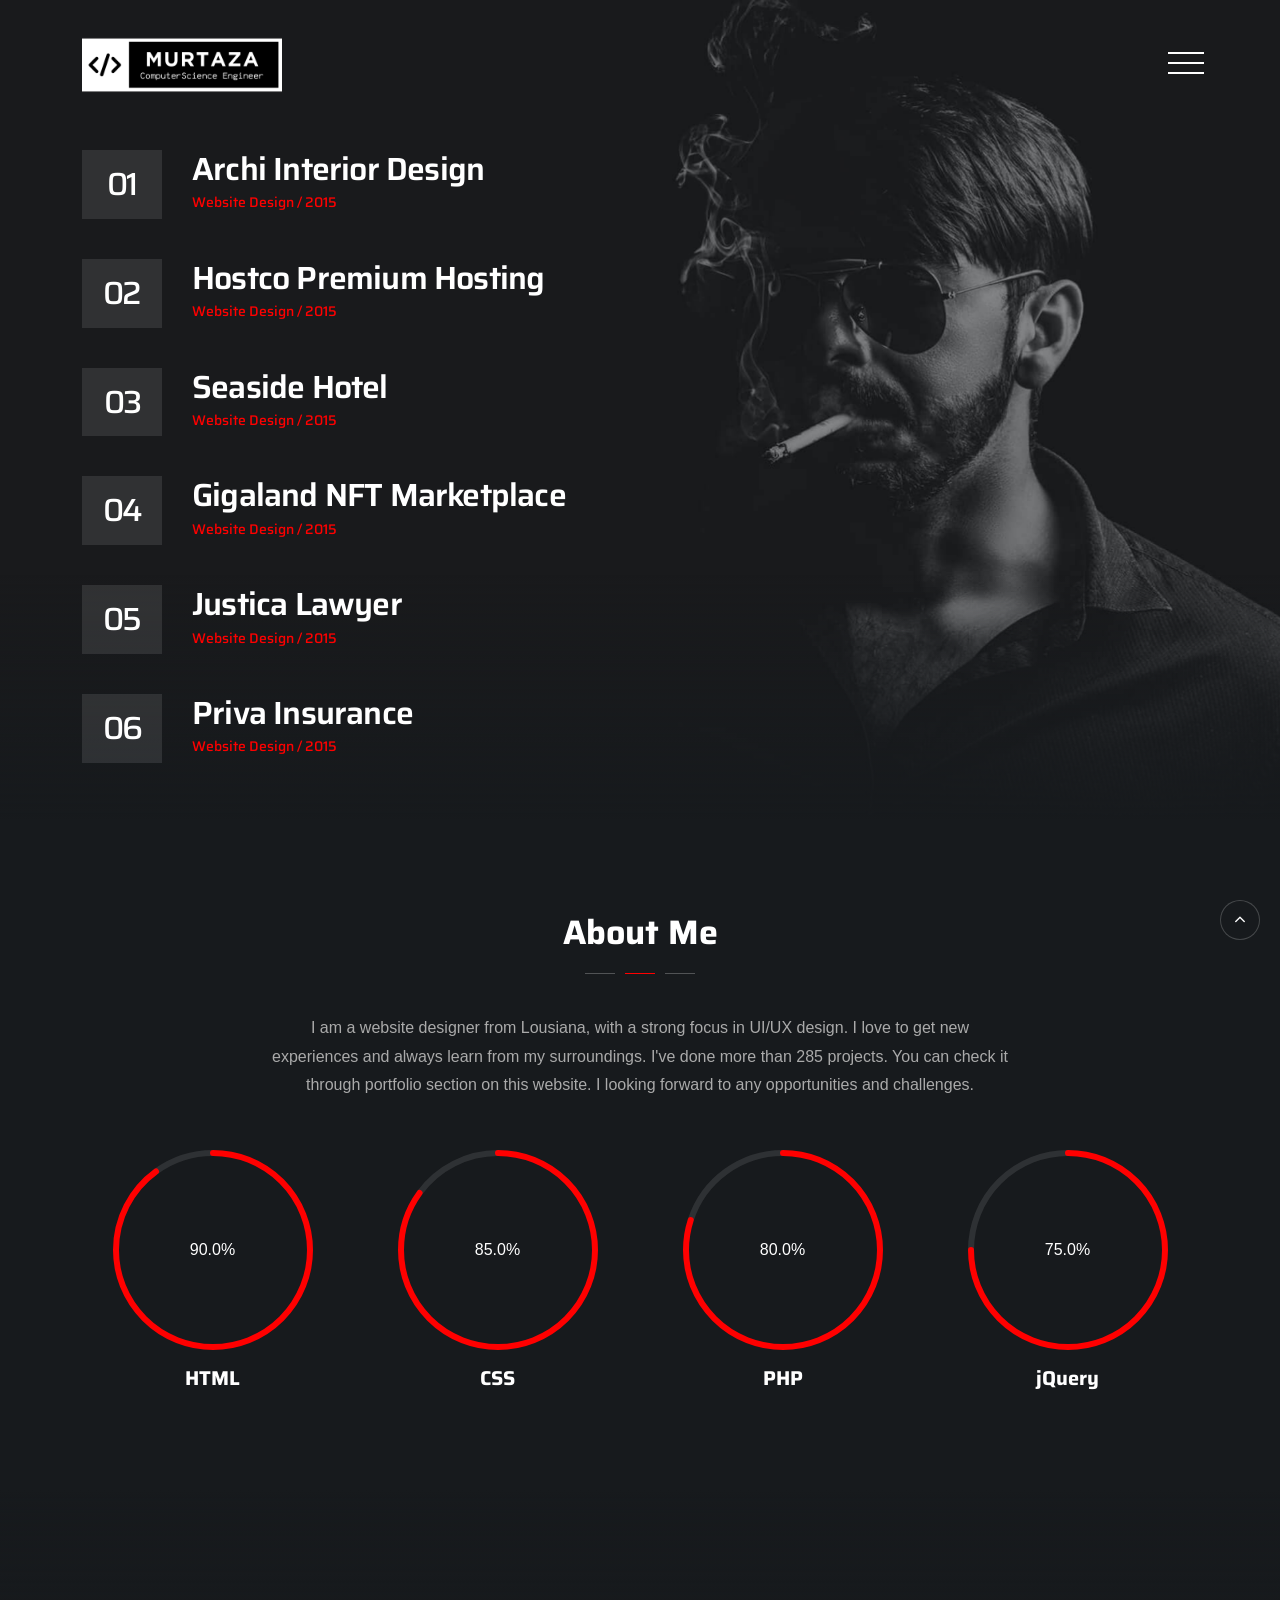
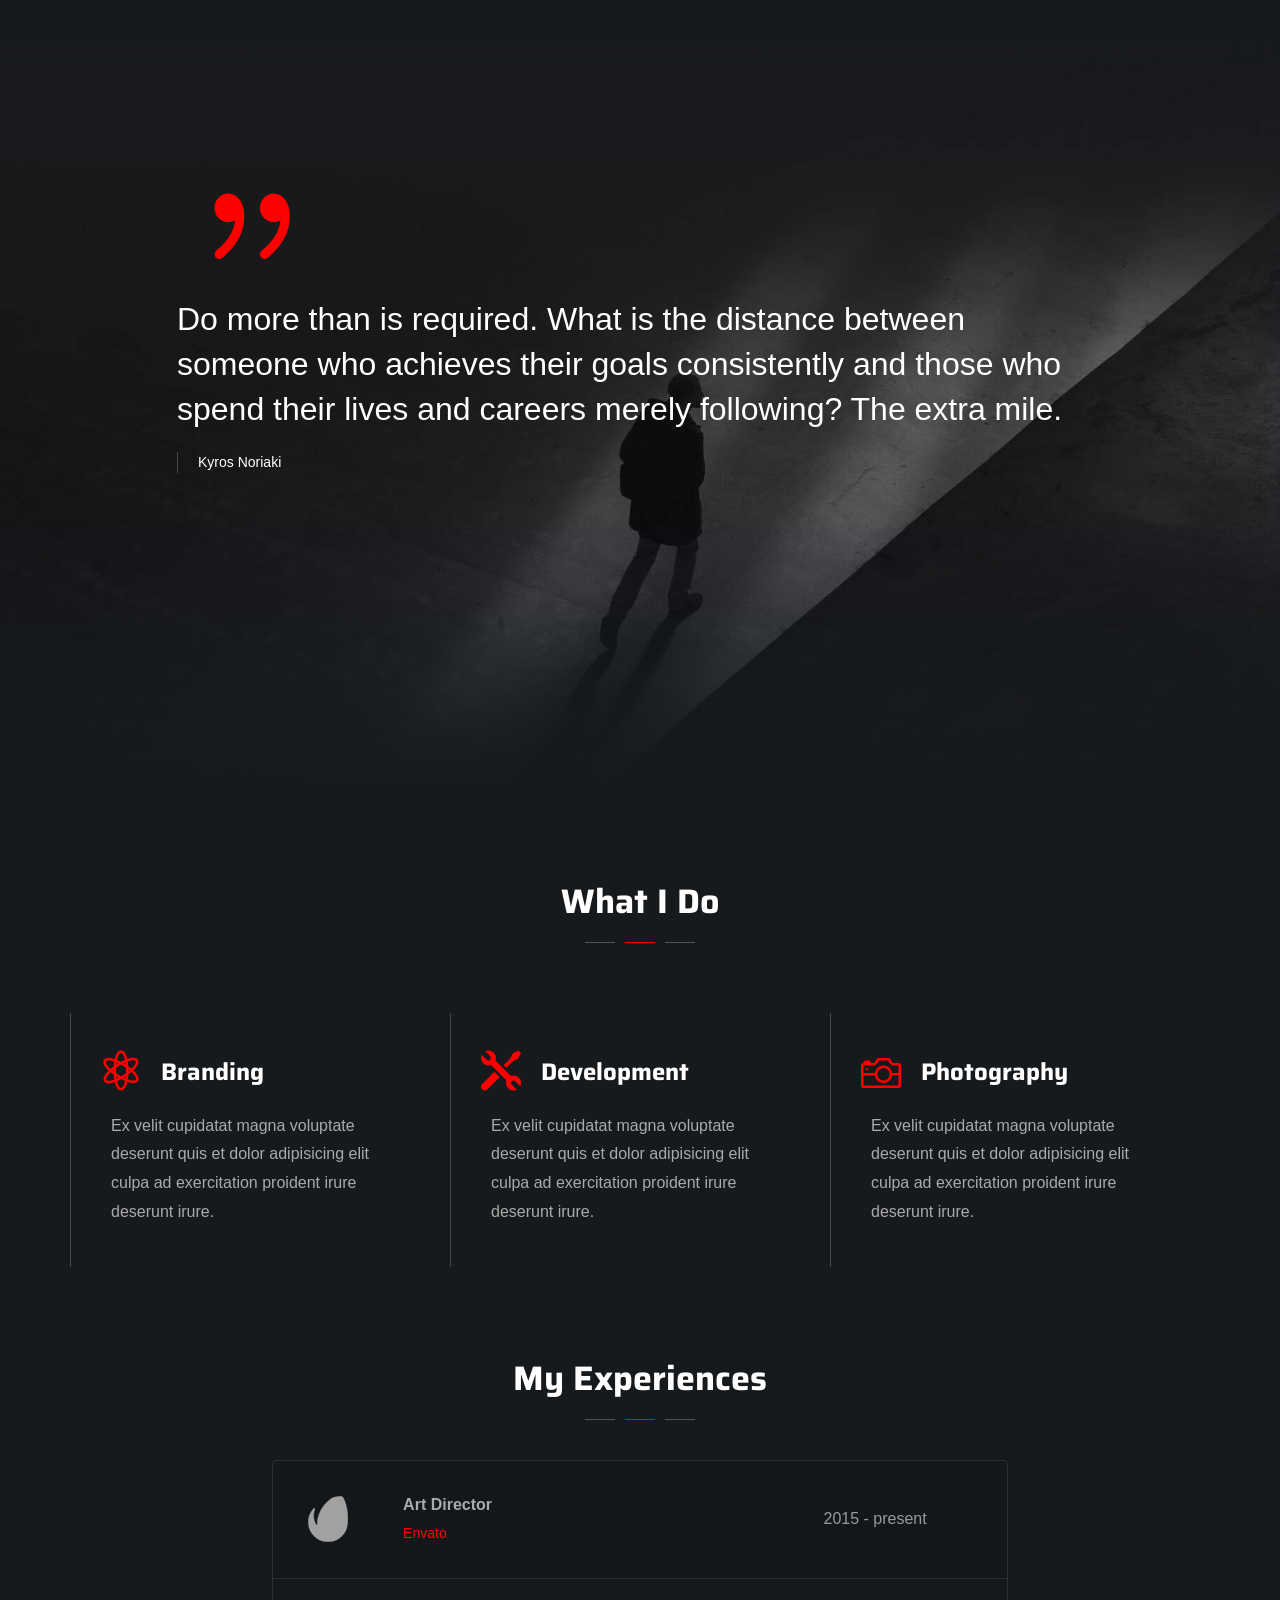
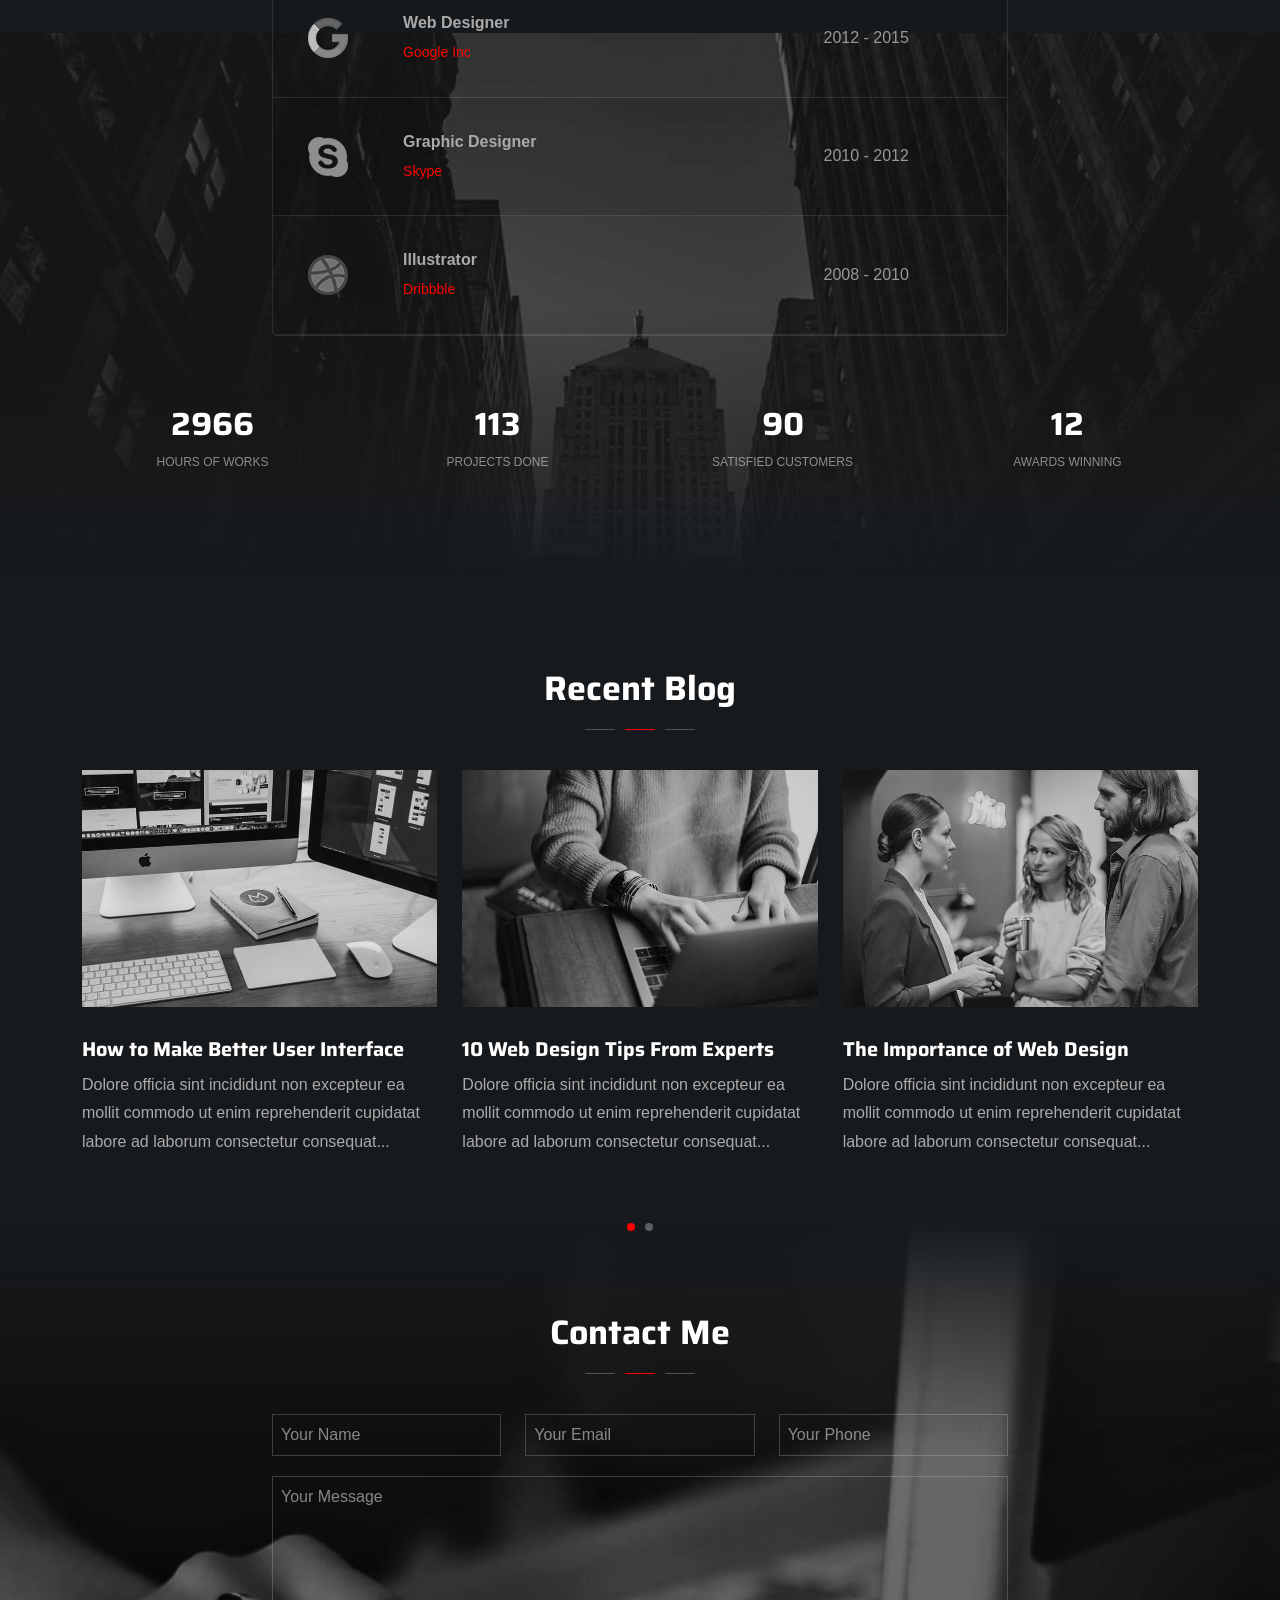
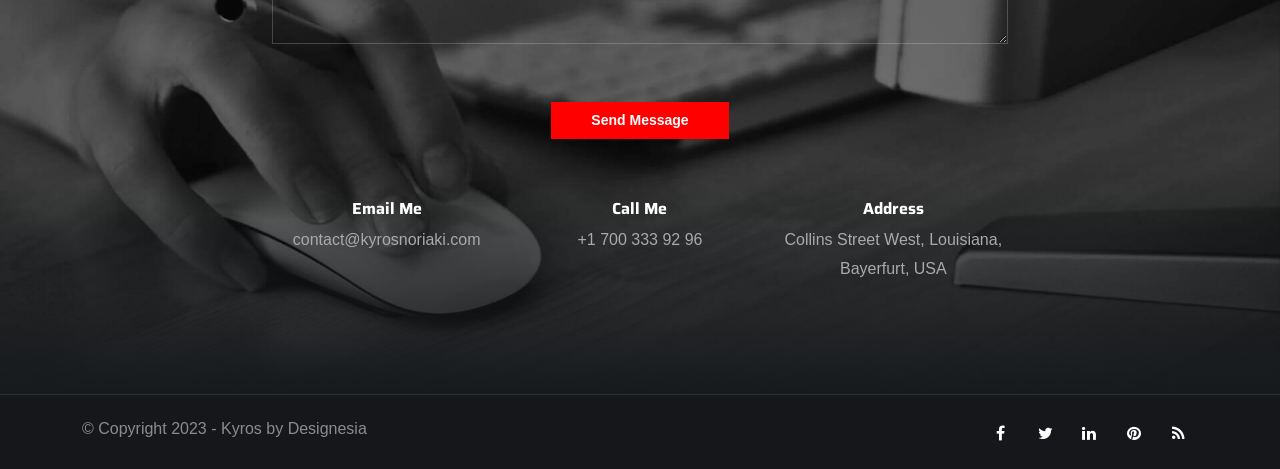
<file: index-showcase-menu-reveal.html>
<!DOCTYPE html>
<html lang="zxx">

<head>
    <title>Kyros - Personal Website</title>
    <link rel="icon" href="images/icon.png" type="image/gif" sizes="16x16">
    <meta content="text/html;charset=utf-8" http-equiv="Content-Type">
    <meta content="width=device-width, initial-scale=1.0" name="viewport" />
    <meta content="Kyros - Personal Website" name="description" />
    <meta content="" name="keywords" />
    <meta content="" name="author" />
    <!-- CSS Files
    ================================================== -->
    <link href="css/bootstrap.min.css" rel="stylesheet" type="text/css" id="bootstrap" />
    <link href="css/plugins.css" rel="stylesheet" type="text/css" />
    <link href="css/style.css" rel="stylesheet" type="text/css" />
    <style>
        :root {
            --primary-color: #ff0000;
            --primary-color-rgb: 255, 0, 0;
        }
    </style>
    <link href="css/coloring.css" rel="stylesheet" type="text/css" />
</head>

<body class="onepage dark-scheme">
    <div id="wrapper">
        <!-- header begin -->
        <header class="header-v2 transparent">
            <div class="container">
                <div class="row">
                    <div class="col-md-12">
                        <div class="de-flex sm-pt10">
                            <div class="de-flex-col">
                                <div class="de-flex-col">
                                    <!-- logo begin -->
                                    <div id="logo">
                                        <a href="index.html">
                                            <img alt="" class="logo" src="images/logo.png" />
                                            <img alt="" class="logo-2" src="images/logo.png" />
                                        </a>
                                    </div>
                                    <!-- logo close -->
                                </div>
                            </div>
                            <div class="de-flex-col">
                                <div class="menu_side_area">
                                    <span id="de-menu-reveal">
                                        <span class="lt"></span>
                                        <span class="lm"></span>
                                        <span class="lb"></span>
                                    </span>
                                </div>
                            </div>
                        </div>
                    </div>
                </div>
            </div>
        </header>
        <!-- header close -->
        <div id="de-menu-container">
            <div class="mainmenu-v2-wrap">
                <ul id="mainmenu-v2">
                    <li><a class="active" href="#top">Home<span></span></a></li>
                    <li><a href="#section-about">About me<span></span></a></li>
                    <li><a href="#section-services">What I Do<span></span></a></li>
                    <li><a href="#section-experiences">My Experiences<span></span></a></li>
                    <li><a href="#section-blog">Blog<span></span></a></li>
                    <li><a href="#section-contact">Contact Me<span></span></a></li>
                </ul>
            </div>
        </div>
        <!-- content begin -->
        <div class="no-bottom no-top" id="content">
            <div id="top"></div>

            <!-- page preloader begin -->
            <div id="preloader">
                <div class="preloader1"></div>
            </div>
            <!-- page preloader close -->
            
            <!-- float text begin -->
            <div class="float-text">
                <div class="de_social-icons">
                    <a href="#"><i class="fa fa-facebook fa-lg"></i></a>
                    <a href="#"><i class="fa fa-twitter fa-lg"></i></a>
                    <a href="#"><i class="fa fa-instagram fa-lg"></i></a>
                </div>
                <span>Follow Me</span>
            </div>
            <!-- float text close --> 

            <!-- load external content begin -->
            <div id="de_modal">
                <button class="button-close"></button>
                <div class="d-modal-loader"></div>
            </div>
             <!-- load external content close -->

             <section id="section-portfolio-reveal" class="jarallax overflow-hidden no-bottom">
                <img src="images/background/1.jpg" class="jarallax-img" alt="">
                <div class="container z1000">
                 <div class="row">
                     <div class="col-lg-6">
                        <div class="spacer-double"></div>

                        <div class="dch-preview">
                            <img src="images/gallery-hover/1.jpg" class="cursor__media" />
                            <img src="images/gallery-hover/2.jpg" class="cursor__media" />
                            <img src="images/gallery-hover/3.jpg" class="cursor__media" />
                            <img src="images/gallery-hover/4.jpg" class="cursor__media" />
                            <img src="images/gallery-hover/5.jpg" class="cursor__media" />
                            <img src="images/gallery-hover/6.jpg" class="cursor__media" />                      
                        </div>

                        <div class="dch-one s2 position-relative z1000">
                          <a class="nav__link de_modal wow" class="nav__link" data-url="single-project.html">
                            <span class="wm">01</span>
                            <h4>Archi Interior Design</h4>
                            <span class="d-info id-color">Website Design / 2015</span>
                          </a>
                          <a class="nav__link de_modal wow" class="nav__link" data-url="single-project-2.html">
                            <span class="wm">02</span>
                            <h4>Hostco Premium Hosting</h4>
                            <span class="d-info id-color">Website Design / 2015</span>
                          </a>
                          <a class="nav__link de_modal wow" class="nav__link" data-url="single-project-3.html">
                            <span class="wm">03</span>
                            <h4>Seaside Hotel</h4>
                            <span class="d-info id-color">Website Design / 2015</span>
                          </a>
                          <a class="nav__link de_modal wow" class="nav__link" data-url="single-project.html">
                            <span class="wm">04</span>
                            <h4>Gigaland NFT Marketplace</h4>
                            <span class="d-info id-color">Website Design / 2015</span>
                          </a>
                          <a class="nav__link de_modal wow" class="nav__link" data-url="single-project-2.html">
                            <span class="wm">05</span>
                            <h4>Justica Lawyer</h4>
                            <span class="d-info id-color">Website Design / 2015</span>
                          </a>
                          <a class="nav__link de_modal wow" class="nav__link" data-url="single-project-3.html">
                            <span class="wm">06</span>
                            <h4>Priva Insurance</h4>
                            <span class="d-info id-color">Website Design / 2015</span>
                          </a>
                        </div>

                        <div class="spacer-double"></div>
                     </div>
                 </div>
                </div>
                <div class="de-gradient-edge-bottom"></div>
             </section>            
            <section id="section-about">
                <div class="container relative">
                    <div class="row">
                        <div class="col-md-12 text-center wow fadeInUp">
                            <h2>About Me</h2>
                            <div class="space-border"></div>
                        </div>
                        <div class="col-md-8 offset-md-2 text-center wow fadeInUp">
                            <p>I am a website designer from Lousiana, with a strong focus in UI/UX design. I love to get new experiences and always learn from my surroundings. I've done more than 285 projects. You can check it through portfolio section on
                                this website. I looking forward to any opportunities and challenges. </p>
                        </div>
                        <div class="spacer-single"></div>
                        <div class="col-lg-3 position-relative wow fadeIn" data-wow-delay=".2s">
                            <div class="position-relative">
                                <div class="progressbar" data-animate="false">
                                    <div class="circle" data-percent="90">
                                        <div></div>
                                    </div>
                                    <h4>HTML</h4>
                                </div>
                            </div>
                        </div>
                        <div class="col-lg-3 position-relative wow fadeIn" data-wow-delay=".4s">
                            <div class="position-relative">
                                <div class="progressbar" data-animate="false">
                                    <div class="circle" data-percent="85">
                                        <div></div>
                                    </div>
                                    <h4>CSS</h4>
                                </div>
                            </div>
                        </div>
                        <div class="col-lg-3 position-relative wow fadeIn" data-wow-delay=".6s">
                            <div class="position-relative">
                                <div class="progressbar" data-animate="false">
                                    <div class="circle" data-percent="80">
                                        <div></div>
                                    </div>
                                    <h4>PHP</h4>
                                </div>
                            </div>
                        </div>
                        <div class="col-lg-3 position-relative wow fadeIn" data-wow-delay=".8s">
                            <div class="position-relative">
                                <div class="progressbar" data-animate="false">
                                    <div class="circle" data-percent="75">
                                        <div></div>
                                    </div>
                                    <h4>jQuery</h4>
                                </div>
                            </div>
                        </div>
                    </div>
                </div>
            </section>
            <section id="section-my-quote" aria-label="section" class="jarallax no-top no-bottom">
                <div class="de-gradient-edge-top"></div>
                <img src="images/background/2.jpg" class="jarallax-img" alt="">
                <div class="v-center">
                    <div class="container">
                        <div class="row align-items-center">
                            <div class="col-md-10 offset-md-1">
                                <blockquote class="q-big wow fadeIn" data-wow-duration="3s">
                                    <i class="d-big icon_quotations"></i>
                                    Do more than is required. What is the distance between someone who achieves their goals consistently and those who spend their lives and careers merely following? The extra mile.
                                    <span class="d-quote-by">Kyros Noriaki</span>
                                </blockquote>
                                <div class="spacer-double"></div>
                            </div>
                        </div>
                    </div>
                </div>
                <div class="de-gradient-edge-bottom"></div>
            </section>
            <section id="section-services" class="no-bottom">
                <div class="container relative">
                    <div class="row">
                        <div class="col-md-12 text-center wow fadeInUp">
                            <h2>What I Do</h2>
                            <div class="space-border"></div>
                        </div>
                        <div class="spacer-single"></div>
                        <div class="row g-0">
                            <div class="col-lg-4 wow fadeIn" data-wow-delay=".2s">
                                <div class="de_3d-box">
                                    <div class="d-inner">
                                        <i class="icon_genius id-color"></i>
                                        <div class="text">
                                            <h3>Branding</h3>
                                            Ex velit cupidatat magna voluptate deserunt quis et dolor adipisicing elit culpa ad exercitation proident irure deserunt irure.
                                        </div>
                                    </div>
                                </div>
                            </div>
                            <div class="col-lg-4 wow fadeIn" data-wow-delay=".4s">
                                <div class="de_3d-box">
                                    <div class="d-inner">
                                        <i class="icon_tools id-color"></i>
                                        <div class="text">
                                            <h3>Development</h3>
                                            Ex velit cupidatat magna voluptate deserunt quis et dolor adipisicing elit culpa ad exercitation proident irure deserunt irure.
                                        </div>
                                    </div>
                                </div>
                            </div>
                            <div class="col-lg-4 wow fadeIn" data-wow-delay=".6s">
                                <div class="de_3d-box">
                                    <div class="d-inner">
                                        <i class="icon_camera_alt id-color"></i>
                                        <div class="text">
                                            <h3>Photography</h3>
                                            Ex velit cupidatat magna voluptate deserunt quis et dolor adipisicing elit culpa ad exercitation proident irure deserunt irure.
                                        </div>
                                    </div>
                                </div>
                            </div>
                        </div>
                    </div>
                </div>
            </section>            
            <section id="section-experiences" class="jarallax">
                <div class="de-gradient-edge-top"></div>
                <img src="images/background/3.jpg" class="jarallax-img" alt="">
                <div class="container relative z1000">
                    <div class="row">
                        <div class="col-md-12 text-center wow fadeInUp">
                            <h2>My Experiences</h2>
                            <div class="space-border"></div>
                        </div>
                    </div>
                    <div class="row">
                        <div class="col-lg-8 offset-lg-2">
                            <ul class="exp-list sequence">
                                    <li class="sq-item wow">
                                        <div class="l"><img src="images/logo/envato.png" alt=""></div>
                                        <div class="m">Art Director<span class="id-color">Envato</span></div>
                                        <div class="r">2015 - present</div>
                                    </li>
                                    
                                    <li class="sq-item wow">
                                        <div class="l"><img src="images/logo/google.png" alt=""></div>
                                        <div class="m">Web Designer<span class="id-color">Google Inc</span></div>
                                        <div class="r">2012 - 2015</div>
                                    </li>
                                    
                                    <li class="sq-item wow">
                                        <div class="l"><img src="images/logo/skype.png" alt=""></div>
                                        <div class="m">Graphic Designer<span class="id-color">Skype</span></div>
                                        <div class="r">2010 - 2012</div>
                                    </li>
                                    
                                    <li class="sq-item wow">
                                        <div class="l"><img src="images/logo/dribbble.png" alt=""></div>
                                        <div class="m">Illustrator<span class="id-color">Dribbble</span></div>
                                        <div class="r">2008 - 2010</div>
                                    </li>
                                </ul>
                        </div>
                    </div>

                    <div class="spacer-double"></div>

                    <div class="row">
                        <div class="col-md-3 wow fadeIn" data-wow-delay="0">
                            <div class="de_count text-center">
                                <h3 class="timer" data-to="8240" data-speed="2500">0</h3>
                                <span>Hours of Works</span>
                            </div>
                        </div>

                        <div class="col-md-3 wow fadeIn" data-wow-delay=".25s">
                            <div class="de_count text-center">
                                <h3 class="timer" data-to="315" data-speed="2500">0</h3>
                                <span>Projects Done</span>
                            </div>
                        </div>

                        <div class="col-md-3 wow fadeIn" data-wow-delay=".5s">
                            <div class="de_count text-center">
                                <h3 class="timer" data-to="250" data-speed="2500">0</h3>
                                <span>Satisfied Customers</span>
                            </div>
                        </div>

                        <div class="col-md-3 wow fadeIn" data-wow-delay=".75s">
                            <div class="de_count text-center">
                                <h3 class="timer" data-to="32" data-speed="2500">0</h3>
                                <span>Awards Winning</span>
                            </div>
                        </div>
                    </div>  
                </div>
                <div class="de-gradient-edge-bottom"></div>
            </section>
            <section id="section-blog" class="no-bottom">
                <div class="container relative">
                    <div class="row">
                        <div class="col-md-12 text-center wow fadeInUp">
                            <h2>Recent Blog</h2>
                            <div class="space-border"></div>
                        </div>
                    </div>
                    <div id="carousel-blog" class="owl-carousel wow fadeInUp">
                        <div class="bloglist item">
                            <div class="post-content">
                                <div class="post-image">
                                    <div class="de_modal" data-url="single-blog.html"><img alt="" src="images/blog/1.jpg" class="lazy grayscale"></div>
                                </div>
                                <div class="post-text">
                                    <h4 class="de_modal" data-url="single-blog.html">How to Make Better User Interface</h4>
                                    <p>Dolore officia sint incididunt non excepteur ea mollit commodo ut enim reprehenderit cupidatat labore ad laborum consectetur consequat...</p>
                                </div>
                            </div>
                        </div>
                        <div class="bloglist item">
                            <div class="post-content">
                                <div class="post-image">
                                    <div class="de_modal" data-url="single-blog.html"><img alt="" src="images/blog/2.jpg" class="lazy grayscale"></div>
                                </div>
                                <div class="post-text">
                                    <h4 class="de_modal" data-url="single-blog.html">10 Web Design Tips From Experts</h4>
                                    <p>Dolore officia sint incididunt non excepteur ea mollit commodo ut enim reprehenderit cupidatat labore ad laborum consectetur consequat...</p>
                                </div>
                            </div>
                        </div>
                        <div class="bloglist item">
                            <div class="post-content">
                                <div class="post-image">
                                    <div class="de_modal" data-url="single-blog.html"><img alt="" src="images/blog/3.jpg" class="lazy grayscale"></div>
                                </div>
                                <div class="post-text">
                                    <h4 class="de_modal" data-url="single-blog.html">The Importance of Web Design</h4>
                                    <p>Dolore officia sint incididunt non excepteur ea mollit commodo ut enim reprehenderit cupidatat labore ad laborum consectetur consequat...</p>
                                </div>
                            </div>
                        </div>
                        <div class="bloglist item">
                            <div class="post-content">
                                <div class="post-image">
                                    <div class="de_modal" data-url="single-blog.html"><img alt="" src="images/blog/4.jpg" class="lazy grayscale"></div>
                                </div>
                                <div class="post-text">
                                    <h4 class="de_modal" data-url="single-blog.html">10 Web Design Tips From Experts</h4>
                                    <p>Dolore officia sint incididunt non excepteur ea mollit commodo ut enim reprehenderit cupidatat labore ad laborum consectetur consequat...</p>
                                </div>
                            </div>
                        </div>
                        <div class="bloglist item">
                            <div class="post-content">
                                <div class="post-image">
                                    <div class="de_modal" data-url="single-blog.html"><img alt="" src="images/blog/5.jpg" class="lazy grayscale"></div>
                                </div>
                                <div class="post-text">
                                    <h4 class="de_modal" data-url="single-blog.html">The Importance of Web Design</h4>
                                    <p>Dolore officia sint incididunt non excepteur ea mollit commodo ut enim reprehenderit cupidatat labore ad laborum consectetur consequat...</p>
                                </div>
                            </div>
                        </div>
                        <div class="bloglist item">
                            <div class="post-content">
                                <div class="post-image">
                                    <div class="de_modal" data-url="single-blog.html"><img alt="" src="images/blog/6.jpg" class="lazy grayscale"></div>
                                </div>
                                <div class="post-text">
                                    <h4 class="de_modal" data-url="single-blog.html">Tips for Healthy Teeth<span></span></h4>
                                    <p>Dolore officia sint incididunt non excepteur ea mollit commodo ut enim reprehenderit cupidatat labore ad laborum consectetur consequat...</p>
                                </div>
                            </div>
                        </div>
                    </div>
                </div>
            </section>
            <section id="section-contact" class="jarallax">
                <div class="de-gradient-edge-top"></div>
                <img src="images/background/5.jpg" class="jarallax-img" alt="">
                <div class="container z-index-1000">
                    <div class="row">
                        <div class="col-md-12 text-center wow fadeInUp">
                            <h2>Contact Me</h2>
                            <div class="space-border"></div>
                        </div>
                        <div class="col-lg-8 offset-lg-2 wow fadeInUp">
                            <div class="contact_form_wrapper">
                                <form name="contactForm" id="contact_form" class="form-border" method="post" action="#">
                                    <div class="row">
                                        <div class="col-md-4">
                                            <div class="field-set">
                                                <input type="text" name="Name" id="name" class="form-control" placeholder="Your Name" required>
                                            </div>
                                        </div>
                                        <div class="col-md-4">
                                            <div class="field-set">
                                                <input type="text" name="Email" id="email" class="form-control" placeholder="Your Email" required>
                                            </div>
                                        </div>
                                        <div class="col-md-4">
                                            <div class="field-set">
                                                <input type="text" name="phone" id="phone" class="form-control" placeholder="Your Phone" required>
                                            </div>
                                        </div>
                                    </div>
                                    <div class="text-center">
                                        <div class="field-set">
                                            <textarea name="message" id="message" class="form-control" placeholder="Your Message" required></textarea>
                                        </div>
                                        <div class="g-recaptcha" data-sitekey="copy-your-site-key-here"></div>
                                        <div id='submit' class="mt10">
                                            <input type='submit' id='send_message' value='Send Message' class="btn-main">
                                        </div>

                                        <div id="success_message" class='success'>
                                            Your message has been sent successfully. Refresh this page if you want to send more messages.
                                        </div>
                                        <div id="error_message" class='error'>
                                            Sorry there was an error sending your form.
                                        </div>

                                    </div>
                                </form>
                            </div>
                            <div class="spacer-double"></div>
                            <div class="row text-center wow fadeInUp">
                                <div class="col-md-4">
                                    <div class="wm-1"></div>
                                    <h6>Email Me</h6>
                                    <p>contact@kyrosnoriaki.com</p>
                                </div>
                                <div class="col-md-4">
                                    <div class="wm-1"></div>
                                    <h6>Call Me</h6>
                                    <p>+1 700 333 92 96</p>
                                </div>
                                <div class="col-md-4">
                                    <div class="wm-1"></div>
                                    <h6>Address</h6>
                                    <p>Collins Street West, Louisiana, Bayerfurt, USA</p>
                                </div>
                            </div>
                        </div>
                    </div>
                </div>
                <div class="de-gradient-edge-bottom"></div>
            </section>
        </div>
        <!-- content close -->
        <a href="#" id="back-to-top"></a>
        <!-- footer begin -->
        <footer>
            <div class="container">
                <div class="row">
                    <div class="col-md-6">
                        <a href="index.html">
                            <span class="copy">&copy; Copyright 2023 - Kyros by Designesia</span>
                        </a>
                    </div>
                    <div class="col-md-6">
                        <div class="social-icons">
                            <a href="#"><i class="fa fa-facebook fa-lg"></i></a>
                            <a href="#"><i class="fa fa-twitter fa-lg"></i></a>
                            <a href="#"><i class="fa fa-linkedin fa-lg"></i></a>
                            <a href="#"><i class="fa fa-pinterest fa-lg"></i></a>
                            <a href="#"><i class="fa fa-rss fa-lg"></i></a>
                        </div>
                    </div>
                </div>
            </div>
        </footer>
        <!-- footer close -->
    </div>
    <!-- Javascript Files
    ================================================== -->
    <script src="js/plugins.js"></script>
    <script src="js/designesia.js"></script>
    <script src='https://www.google.com/recaptcha/api.js' async defer></script>
    <script src="form.js"></script>
    <script>
    jQuery(function($) {
        $('.g-recaptcha').attr('data-theme', 'dark');
    });
    </script>
    <script>
    jQuery(document).ready(function() {
        $(function() {
            // jquery typed plugin
            $(".typed").typed({
                stringsElement: $('.typed-strings'),
                typeSpeed: 100,
                backDelay: 500,
                loop: true,
                contentType: 'html', // or text
                // defaults to false for infinite loop
                loopCount: false,
                callback: function() { null; },
                resetCallback: function() { newTyped(); }
            });
        });
    });
    </script>

    <script src="gsap/gsap.min.js"></script>
    <script src="gsap/Draggable.min.js"></script>

    <script>
      const cursor = document.querySelector(".cursor");
      const cursorMedias = document.querySelectorAll(".cursor__media");
      const navLinks = document.querySelectorAll(".nav__link");

      gsap.set(cursor, {
        xPercent: -50,
        yPercent: -50,
        scale: 0
      });

      const setCursorX = gsap.quickTo(cursor, "x", {
        duration: 0.6,
        ease: "expo"
      });

      const setCursorY = gsap.quickTo(cursor, "y", {
        duration: 0.6,
        ease: "expo"
      });

      window.addEventListener("mousemove", (e) => {
        setCursorX(e.pageX);
        setCursorY(e.pageY);
      });

      const tl = gsap.timeline({
        paused: true
      });

      tl.to(cursor, {
        scale: 1,
        opacity: 1,
        duration: 0.5,
        ease: "expo.inOut"
      });

      navLinks.forEach((navLink, i) => {
        navLink.addEventListener("mouseover", () => {
          cursorMedias[i].classList.add("active");
          tl.play();
        });
      });

      navLinks.forEach((navLink, i) => {
        navLink.addEventListener("mouseout", () => {
          tl.reverse();
          cursorMedias[i].classList.remove("active");
        });
      });
    </script>
</body>

</html>
</file>
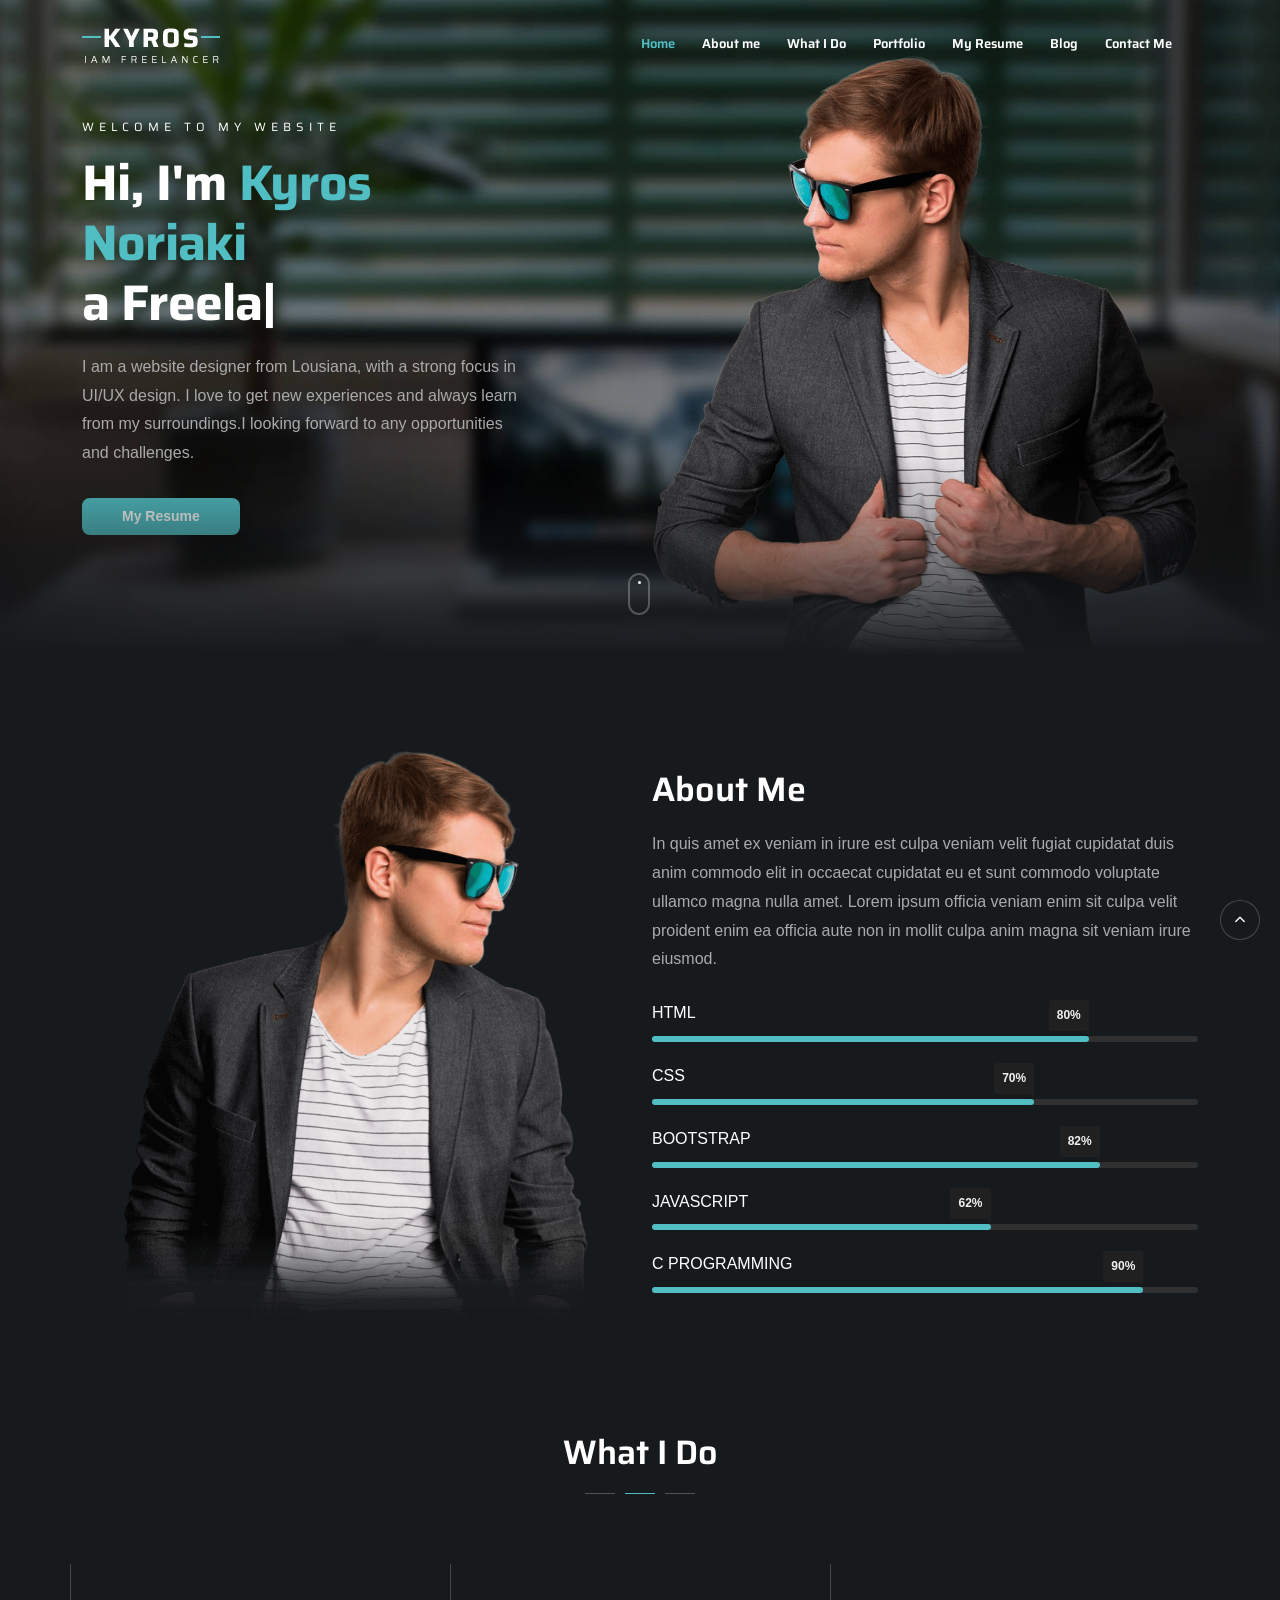
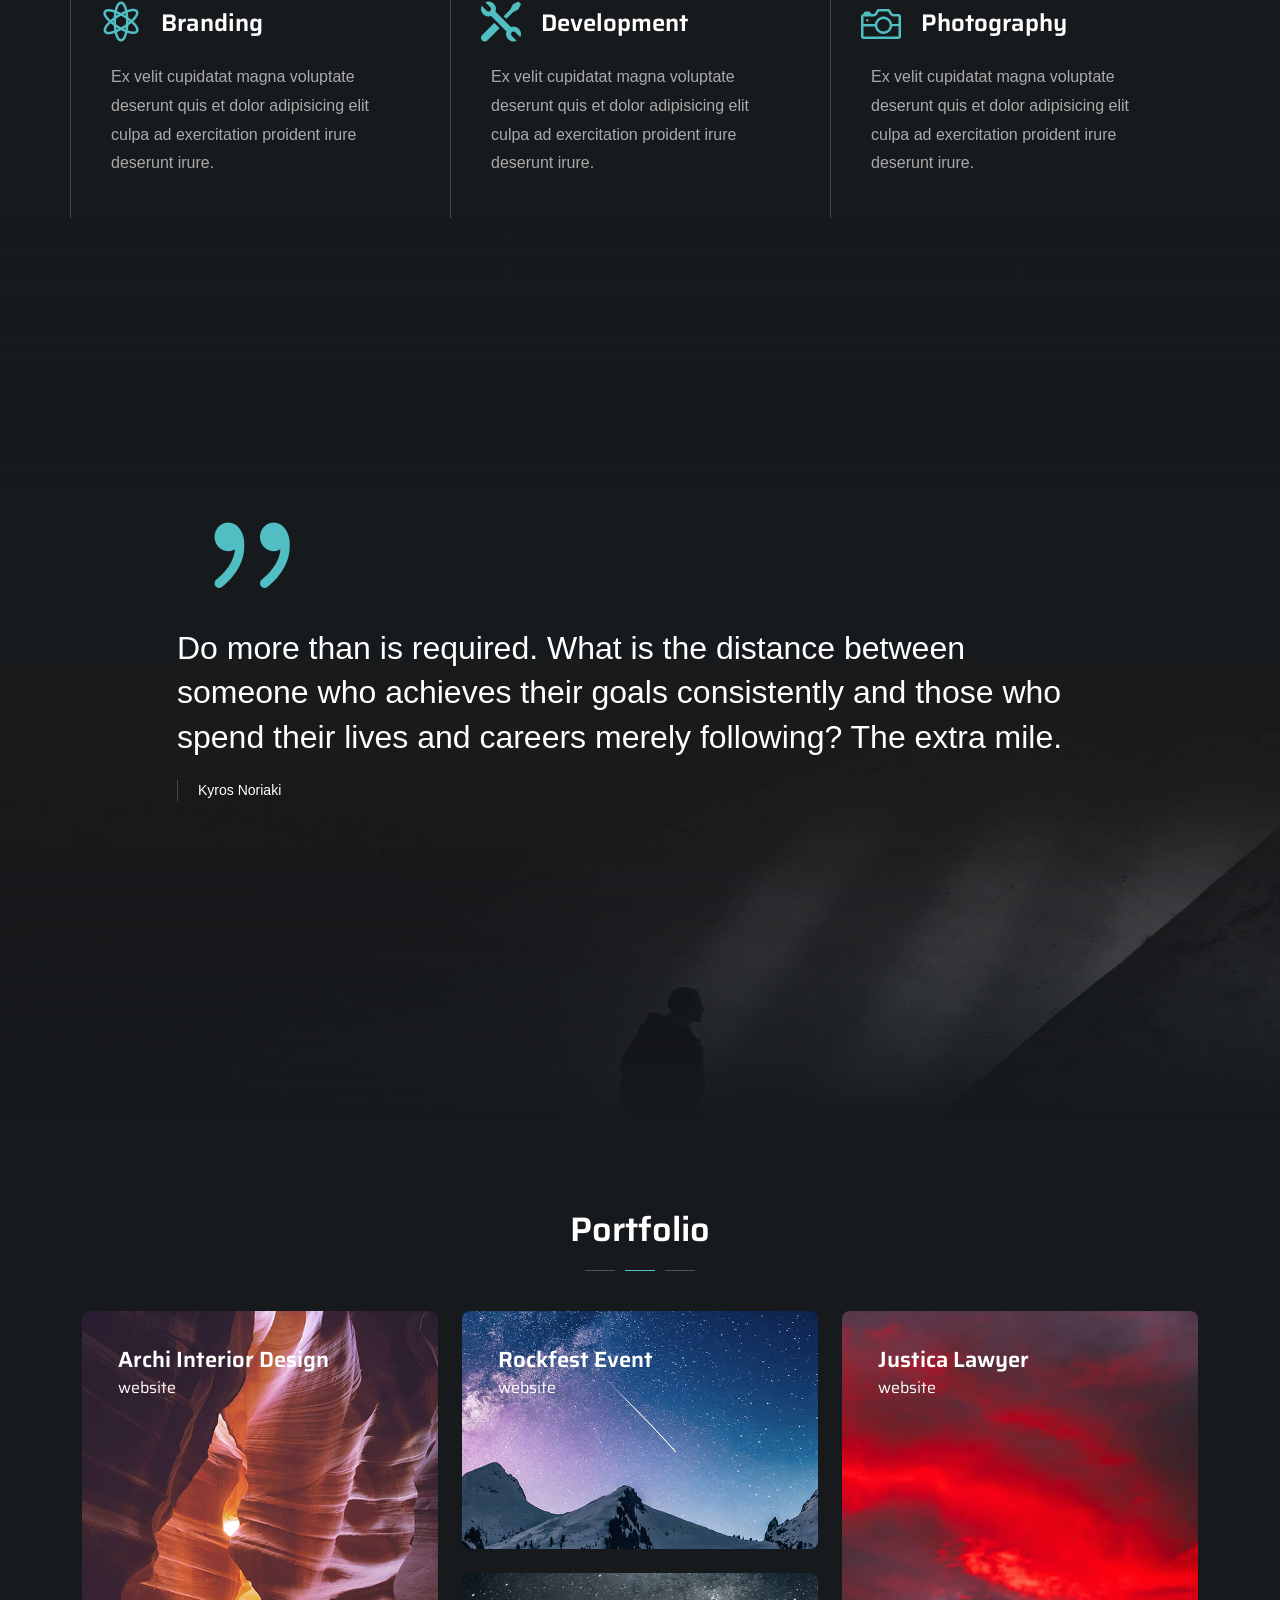
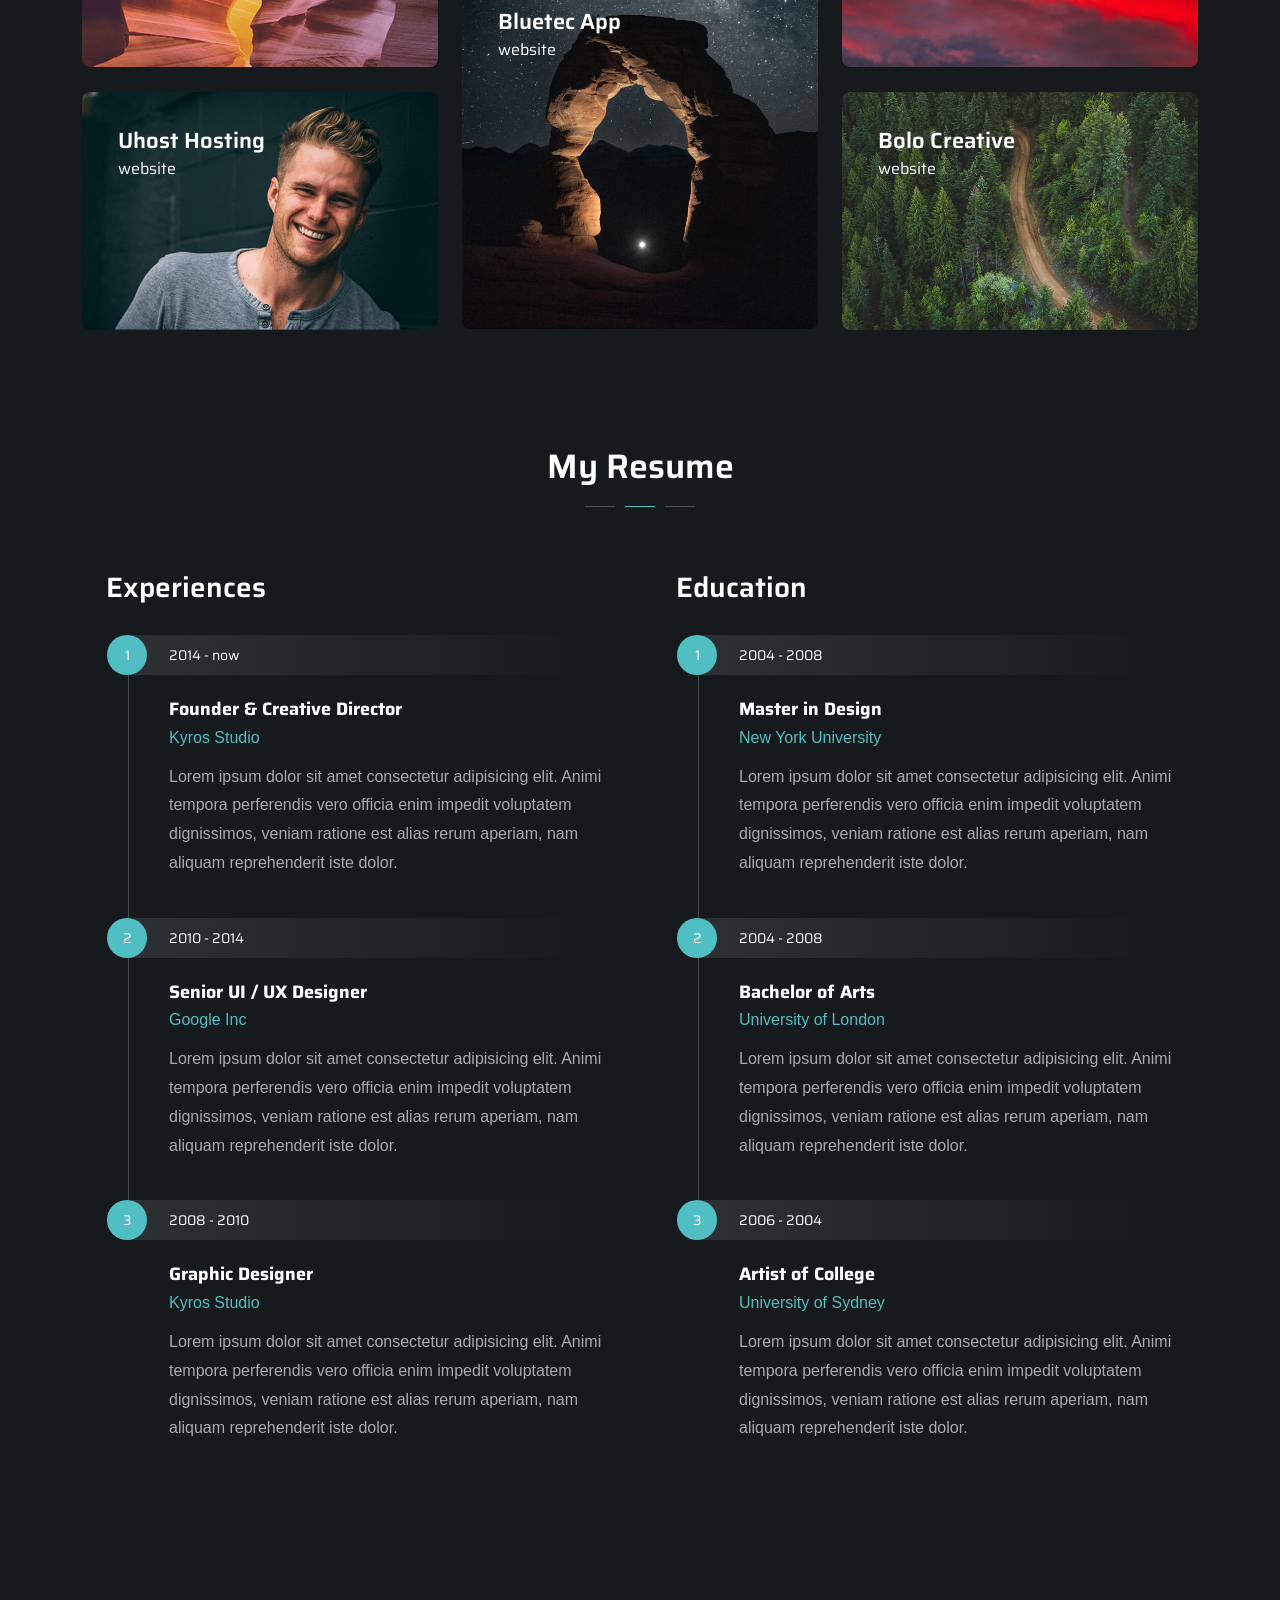
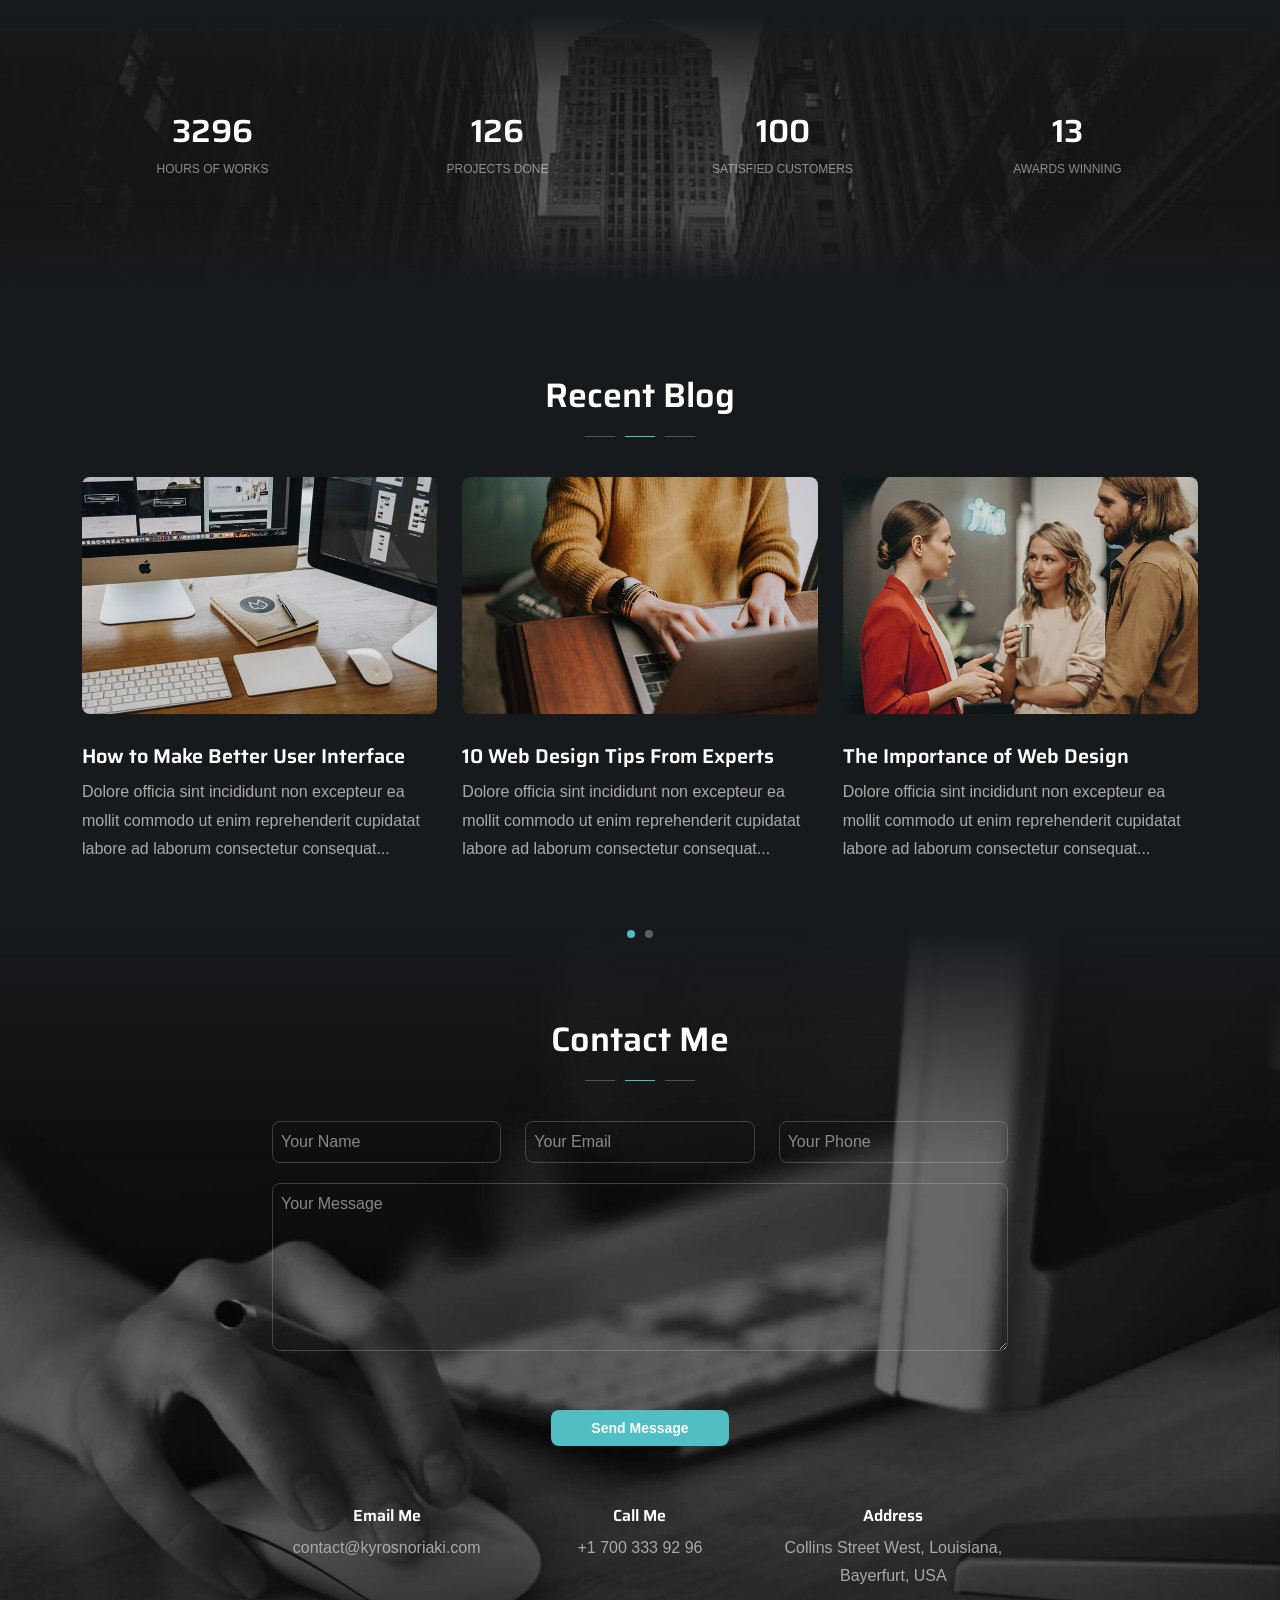
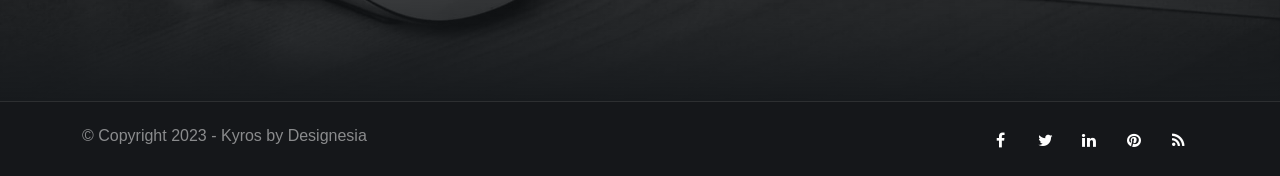
<file: index-v2-dark.html>
<!DOCTYPE html>
<html lang="zxx">

<head>
    <title>Kyros - Personal Website</title>
    <link rel="icon" href="images/icon.png" type="image/gif" sizes="16x16">
    <meta content="text/html;charset=utf-8" http-equiv="Content-Type">
    <meta content="width=device-width, initial-scale=1.0" name="viewport" />
    <meta content="Kyros - Personal Website" name="description" />
    <meta content="" name="keywords" />
    <meta content="" name="author" />
    <!-- CSS Files
    ================================================== -->
    <link href="css/bootstrap.min.css" rel="stylesheet" type="text/css" id="bootstrap" />
    <link href="css/plugins.css" rel="stylesheet" type="text/css" />
    <link href="css/style.css" rel="stylesheet" type="text/css" />
    <link href="css/custom-style-1.css" rel="stylesheet" type="text/css" />
    <style>
        :root {
            --primary-color: #50BEC2;
            --primary-color-rgb: 80, 190, 194;
        }
    </style>
    <link href="css/coloring.css" rel="stylesheet" type="text/css" />
</head>

<body class="onepage dark-scheme">
    <div id="wrapper">
        <!-- header begin -->
        <header class="transparent">
            <div class="container">
                <div class="row">
                    <div class="col-md-12">
                        <div class="de-flex sm-pt10">
                            <div class="de-flex-col">
                                <div class="de-flex-col">
                                    <!-- logo begin -->
                                    <div id="logo">
                                        <a href="index.html">
                                            <img alt="" class="logo" src="images/logo-2.png" />
                                            <img alt="" class="logo-2" src="images/logo.png" />
                                        </a>
                                    </div>
                                    <!-- logo close -->
                                </div>
                            </div>
                            <div class="de-flex-col header-col-right">
                                <ul id="mainmenu">
                                    <li><a class="active" href="#top">Home<span></span></a></li>
                                    <li><a href="#section-about">About me<span></span></a></li>
                                    <li><a href="#section-services">What I Do<span></span></a></li>
                                    <li><a href="#section-portfolio">Portfolio<span></span></a></li>
                                    <li><a href="#section-resume">My Resume<span></span></a></li>
                                    <li><a href="#section-blog">Blog<span></span></a></li>
                                    <li><a href="#section-contact">Contact Me<span></span></a></li>
                                </ul>
                                <div class="menu_side_area">
                                    <span id="menu-btn"></span>
                                </div>
                            </div>
                        </div>
                    </div>
                </div>
            </div>
        </header>
        <!-- header close -->
        <!-- content begin -->
        <div class="no-bottom no-top" id="content">
            <div id="top"></div>

            <!-- page preloader begin -->
            <div id="preloader">
                <div class="preloader1"></div>
            </div>
            <!-- page preloader close -->
            
            <!-- float text begin -->
            <div class="float-text">
                <div class="de_social-icons">
                    <a href="#"><i class="fa fa-facebook fa-lg"></i></a>
                    <a href="#"><i class="fa fa-twitter fa-lg"></i></a>
                    <a href="#"><i class="fa fa-instagram fa-lg"></i></a>
                </div>
                <span>Follow Me</span>
            </div>
            <!-- float text close --> 

            <!-- load external content begin -->
            <div id="de_modal">
                <button class="button-close"></button>
                <div class="d-modal-loader"></div>
            </div>
             <!-- load external content close -->

            <section aria-label="section" class="jarallax no-top-md no-bottom">
                <img src="images/background/6.jpg" class="jarallax-img" alt="">
                <div class="container">
                        <div class="row align-items-center">
                            <div class="col-md-5">
                                <h5 class="s1 wow fadeInUp" data-wow-delay=".4s">Welcome to My Website</h5>
                                <div class="spacer-10"></div>
                                <div class="h1 text-white wow fadeInUp" data-wow-delay=".6s">
                                    Hi, I'm <span class="id-color">Kyros Noriaki</span><br>a
                                    <div class="typed-strings">
                                        <p>Freelancer.</p>
                                        <p>Programmer.</p>
                                        <p>Photographer.</p>
                                    </div>
                                    <div class="typed"></div>
                                </div>
                                <p class="wow fadeInUp" data-wow-delay=".6s">
                                    I am a website designer from Lousiana, with a strong focus in UI/UX design. I love to get new experiences and always learn from my surroundings.I looking forward to any opportunities and challenges.
                                </p>
                                <div class="spacer-10"></div>
                                <a class="btn-main wow fadeInUp" data-wow-delay=".6s" href="#section-resume">My Resume</a>
                            </div>
                            <div class="col-md-6 offset-md-1 jarallax">
                                <img src="images/misc/1.png" class="img-fluid wow fadeInUp" data-wow-delay=".8s" alt="">
                            </div>
                        </div>
                    </div>
                <a href="#section-about" class="mouse-icon-click scroll-to wow fadeInUp" data-wow-delay=".8s">
                    <span class="mouse fadeScroll relative" data-scroll-speed="10">
                        <span class="scroll"></span>
                    </span>
                </a>
                <div class="de-gradient-edge-bottom"></div>
            </section>
            <section id="section-about" class="no-bottom">
                <div class="container relative">
                    <div class="row align-items-center">
                        <div class="col-md-6 wow fadeInUp">
                            <img src="images/misc/4.png" class="img-fluid" alt="">
                        </div>
                        <div class="col-md-6 wow fadeInUp" data-wow-delay=".2s">
                            <h2>About Me</h2>
                            <p>In quis amet ex veniam in irure est culpa veniam velit fugiat cupidatat duis anim commodo elit in occaecat cupidatat eu et sunt commodo voluptate ullamco magna nulla amet. Lorem ipsum officia veniam enim sit culpa velit proident enim ea officia aute non in mollit culpa anim magna sit veniam irure eiusmod.</p>

                            
                            <div class="d-skills-bar">
                              <div class="d-bar">
                                <div class="d-skill" data-value="80%">
                                    <div class="d-info">
                                      <span>HTML</span>
                                    </div>
                                    <div class="d-progress-line"><span class="d-fill-line"></span></div>
                                </div>

                                <div class="d-skill" data-value="70%">
                                    <div class="d-info">
                                      <span>CSS</span>
                                    </div>
                                    <div class="d-progress-line"><span class="d-fill-line"></span></div>
                                </div>

                                <div class="d-skill" data-value="82%">
                                    <div class="d-info">
                                      <span>BOOTSTRAP</span>
                                    </div>
                                    <div class="d-progress-line"><span class="d-fill-line"></span></div>
                                </div>

                                <div class="d-skill" data-value="62%">
                                    <div class="d-info">
                                      <span>JAVASCRIPT</span>
                                    </div>
                                    <div class="d-progress-line"><span class="d-fill-line"></span></div>
                                </div>

                                <div class="d-skill" data-value="90%">
                                    <div class="d-info">
                                      <span>C PROGRAMMING</span>
                                    </div>
                                    <div class="d-progress-line"><span class="d-fill-line"></span></div>
                                </div>

                                </div>
                            </div>
                        </div>  
                    </div>
                </div>
            </section>
            <section id="section-services" class="no-bottom">
                <div class="container relative">
                    <div class="row">
                        <div class="col-md-12 text-center wow fadeInUp">
                            <h2>What I Do</h2>
                            <div class="space-border"></div>
                        </div>
                        <div class="spacer-single"></div>
                        <div class="row g-0">
                            <div class="col-lg-4 wow fadeIn" data-wow-delay=".2s">
                                <div class="de_3d-box">
                                    <div class="d-inner">
                                        <i class="icon_genius id-color"></i>
                                        <div class="text">
                                            <h3>Branding</h3>
                                            Ex velit cupidatat magna voluptate deserunt quis et dolor adipisicing elit culpa ad exercitation proident irure deserunt irure.
                                        </div>
                                    </div>
                                </div>
                            </div>
                            <div class="col-lg-4 wow fadeIn" data-wow-delay=".4s">
                                <div class="de_3d-box">
                                    <div class="d-inner">
                                        <i class="icon_tools id-color"></i>
                                        <div class="text">
                                            <h3>Development</h3>
                                            Ex velit cupidatat magna voluptate deserunt quis et dolor adipisicing elit culpa ad exercitation proident irure deserunt irure.
                                        </div>
                                    </div>
                                </div>
                            </div>
                            <div class="col-lg-4 wow fadeIn" data-wow-delay=".6s">
                                <div class="de_3d-box">
                                    <div class="d-inner">
                                        <i class="icon_camera_alt id-color"></i>
                                        <div class="text">
                                            <h3>Photography</h3>
                                            Ex velit cupidatat magna voluptate deserunt quis et dolor adipisicing elit culpa ad exercitation proident irure deserunt irure.
                                        </div>
                                    </div>
                                </div>
                            </div>
                        </div>
                    </div>
                </div>
            </section>
            <section id="section-my-quote" aria-label="section" class="jarallax no-top no-bottom">
                <div class="de-gradient-edge-top"></div>
                <img src="images/background/2.jpg" class="jarallax-img" alt="">
                <div class="v-center">
                    <div class="container">
                        <div class="row align-items-center">
                            <div class="col-md-10 offset-md-1">
                                <blockquote class="q-big wow fadeIn" data-wow-duration="3s">
                                    <i class="d-big icon_quotations"></i>
                                    Do more than is required. What is the distance between someone who achieves their goals consistently and those who spend their lives and careers merely following? The extra mile.
                                    <span class="d-quote-by">Kyros Noriaki</span>
                                </blockquote>
                                <div class="spacer-double"></div>
                            </div>
                        </div>
                    </div>
                </div>
                <div class="de-gradient-edge-bottom"></div>
            </section>
            
            <section id="section-portfolio" class="no-bottom">
                <div class="container relative">
                    <div class="row">
                        <div class="col-md-12 text-center wow fadeInUp">
                            <h2>Portfolio</h2>
                            <div class="space-border"></div>
                        </div>
                    </div>
                    <div id="gallery" class="row sequence">
                        <div class="col-md-4 item">
                            <div class="de_modal wow" data-url="single-project.html">
                                <div class="card-image-1 mod-d" data-tilt>
                                    <div class="d-text">
                                        <h3>Archi Interior Design</h3>
                                        <h5 class="d-tag">website</h5>
                                    </div>
                                    <img src="images/gallery/1.jpg" class="img-fluid" alt="">
                                </div>
                            </div>
                        </div>
                        <div class="col-md-4 item">
                            <div class="de_modal wow" data-url="single-project.html">
                                <div class="card-image-1 mod-d" data-tilt>
                                    <div class="d-text">
                                        <h3>Rockfest Event</h3>
                                        <h5 class="d-tag">website</h5>
                                    </div>
                                    <img src="images/gallery/2.jpg" class="img-fluid" alt="">
                                </div>
                            </div>
                        </div>
                        <div class="col-md-4 item">
                            <div class="de_modal wow" data-url="single-project.html">
                                <div class="card-image-1 mod-d" data-tilt>
                                    <div class="d-text">
                                        <h3>Justica Lawyer</h3>
                                        <h5 class="d-tag">website</h5>
                                    </div>
                                    <img src="images/gallery/3.jpg" class="img-fluid" alt="">
                                </div>
                            </div>
                        </div>
                        <div class="col-md-4 item">
                            <div class="de_modal wow" data-url="single-project.html">
                                <div class="card-image-1 mod-d" data-tilt>
                                    <div class="d-text">
                                        <h3>Bluetec App</h3>
                                        <h5 class="d-tag">website</h5>
                                    </div>
                                    <img src="images/gallery/4.jpg" class="img-fluid" alt="">
                                </div>
                            </div>
                        </div>
                        <div class="col-md-4 item">
                            <div class="de_modal wow" data-url="single-project.html">
                                <div class="card-image-1 mod-d" data-tilt>
                                    <div class="d-text">
                                        <h3>Uhost Hosting</h3>
                                        <h5 class="d-tag">website</h5>
                                    </div>
                                    <img src="images/gallery/5.jpg" class="img-fluid" alt="">
                                </div>
                            </div>
                        </div>
                        <div class="col-md-4 item">
                            <div class="de_modal wow" data-url="single-project.html">
                                <div class="card-image-1 mod-d" data-tilt>
                                    <div class="d-text">
                                        <h3>Bolo Creative</h3>
                                        <h5 class="d-tag">website</h5>
                                    </div>
                                    <img src="images/gallery/6.jpg" class="img-fluid" alt="">
                                </div>
                            </div>
                        </div>
                    </div>
                </div>
            </section>
            <section id="section-resume">
                <div class="container relative">
                    <div class="row">
                        <div class="col-md-12 text-center wow fadeInUp">
                            <h2>My Resume</h2>
                            <div class="space-border"></div>
                        </div>
                    </div>
                    <div class="row gh-5">
                        <div class="col-lg-6 wow fadeInUp">
                            <div class="p-4">
                                <h3 class="s_border">Experiences</h3>
                                <ul class="d_timeline">
                                    <li class="d_timeline-item">
                                        <h3 class="d_timeline-title">2014 - now</h3>
                                        <p class="d_timeline-text"><span class="d_title">Founder &amp; Creative Director</span><span class="d_company">Kyros Studio</span>Lorem ipsum dolor sit amet consectetur adipisicing elit. Animi tempora perferendis vero officia enim impedit voluptatem dignissimos, veniam ratione est alias rerum aperiam, nam aliquam reprehenderit iste dolor.</p>
                                    </li>
                                    <li class="d_timeline-item">
                                        <h3 class="d_timeline-title">2010 - 2014</h3>
                                        <p class="d_timeline-text"><span class="d_title">Senior UI / UX Designer</span><span class="d_company">Google Inc</span>Lorem ipsum dolor sit amet consectetur adipisicing elit. Animi tempora perferendis vero officia enim impedit voluptatem dignissimos, veniam ratione est alias rerum aperiam, nam aliquam reprehenderit iste dolor.</p>
                                    </li>
                                    <li class="d_timeline-item">
                                        <h3 class="d_timeline-title">2008 - 2010</h3>
                                        <p class="d_timeline-text"><span class="d_title">Graphic Designer</span><span class="d_company">Kyros Studio</span>Lorem ipsum dolor sit amet consectetur adipisicing elit. Animi tempora perferendis vero officia enim impedit voluptatem dignissimos, veniam ratione est alias rerum aperiam, nam aliquam reprehenderit iste dolor.</p>
                                    </li>
                                </ul>
                            </div>
                        </div>
                        <div class="col-lg-6 wow fadeInUp">
                            <div class="p-4">
                                <h3 class="s_border">Education</h3>
                                <ul class="d_timeline">
                                    <li class="d_timeline-item">
                                        <h3 class="d_timeline-title">2004 - 2008</h3>
                                        <p class="d_timeline-text"><span class="d_title">Master in Design</span><span class="d_company">New York University</span>Lorem ipsum dolor sit amet consectetur adipisicing elit. Animi tempora perferendis vero officia enim impedit voluptatem dignissimos, veniam ratione est alias rerum aperiam, nam aliquam reprehenderit iste dolor.</p>
                                    </li>
                                    <li class="d_timeline-item">
                                        <h3 class="d_timeline-title">2004 - 2008</h3>
                                        <p class="d_timeline-text"><span class="d_title">Bachelor of Arts</span><span class="d_company">University of London</span>Lorem ipsum dolor sit amet consectetur adipisicing elit. Animi tempora perferendis vero officia enim impedit voluptatem dignissimos, veniam ratione est alias rerum aperiam, nam aliquam reprehenderit iste dolor.</p>
                                    </li>
                                    <li class="d_timeline-item">
                                        <h3 class="d_timeline-title">2006 - 2004</h3>
                                        <p class="d_timeline-text"><span class="d_title">Artist of College</span><span class="d_company">University of Sydney</span>Lorem ipsum dolor sit amet consectetur adipisicing elit. Animi tempora perferendis vero officia enim impedit voluptatem dignissimos, veniam ratione est alias rerum aperiam, nam aliquam reprehenderit iste dolor.</p>
                                    </li>
                                </ul>
                            </div>
                        </div>
                    </div>
                </div>
            </section>
            <section id="section-fun-facts" aria-label="section" class="jarallax">
                <div class="de-gradient-edge-top"></div>
                <img src="images/background/3.jpg" class="jarallax-img" alt="">
                <div class="container">
                        <div class="row">
                            <div class="col-md-3 wow fadeIn" data-wow-delay="0">
                                <div class="de_count text-center">
                                    <h3 class="timer" data-to="8240" data-speed="2500">0</h3>
                                    <span>Hours of Works</span>
                                </div>
                            </div>

                            <div class="col-md-3 wow fadeIn" data-wow-delay=".25s">
                                <div class="de_count text-center">
                                    <h3 class="timer" data-to="315" data-speed="2500">0</h3>
                                    <span>Projects Done</span>
                                </div>
                            </div>

                            <div class="col-md-3 wow fadeIn" data-wow-delay=".5s">
                                <div class="de_count text-center">
                                    <h3 class="timer" data-to="250" data-speed="2500">0</h3>
                                    <span>Satisfied Customers</span>
                                </div>
                            </div>

                            <div class="col-md-3 wow fadeIn" data-wow-delay=".75s">
                                <div class="de_count text-center">
                                    <h3 class="timer" data-to="32" data-speed="2500">0</h3>
                                    <span>Awards Winning</span>
                                </div>
                            </div>
                        </div>
                    </div>
                <div class="de-gradient-edge-bottom"></div>
            </section>
            <section id="section-blog" class="no-bottom">
                <div class="container relative">
                    <div class="row">
                        <div class="col-md-12 text-center wow fadeInUp">
                            <h2>Recent Blog</h2>
                            <div class="space-border"></div>
                        </div>
                    </div>
                    <div id="carousel-blog" class="owl-carousel wow fadeInUp">
                        <div class="bloglist item">
                            <div class="post-content">
                                <div class="post-image">
                                    <div class="de_modal" data-url="single-blog.html"><img alt="" src="images/blog/1.jpg" class="lazy"></div>
                                </div>
                                <div class="post-text">
                                    <h4 class="de_modal" data-url="single-blog.html">How to Make Better User Interface</h4>
                                    <p>Dolore officia sint incididunt non excepteur ea mollit commodo ut enim reprehenderit cupidatat labore ad laborum consectetur consequat...</p>
                                </div>
                            </div>
                        </div>
                        <div class="bloglist item">
                            <div class="post-content">
                                <div class="post-image">
                                    <div class="de_modal" data-url="single-blog.html"><img alt="" src="images/blog/2.jpg" class="lazy"></div>
                                </div>
                                <div class="post-text">
                                    <h4 class="de_modal" data-url="single-blog.html">10 Web Design Tips From Experts</h4>
                                    <p>Dolore officia sint incididunt non excepteur ea mollit commodo ut enim reprehenderit cupidatat labore ad laborum consectetur consequat...</p>
                                </div>
                            </div>
                        </div>
                        <div class="bloglist item">
                            <div class="post-content">
                                <div class="post-image">
                                    <div class="de_modal" data-url="single-blog.html"><img alt="" src="images/blog/3.jpg" class="lazy"></div>
                                </div>
                                <div class="post-text">
                                    <h4 class="de_modal" data-url="single-blog.html">The Importance of Web Design</h4>
                                    <p>Dolore officia sint incididunt non excepteur ea mollit commodo ut enim reprehenderit cupidatat labore ad laborum consectetur consequat...</p>
                                </div>
                            </div>
                        </div>
                        <div class="bloglist item">
                            <div class="post-content">
                                <div class="post-image">
                                    <div class="de_modal" data-url="single-blog.html"><img alt="" src="images/blog/4.jpg" class="lazy"></div>
                                </div>
                                <div class="post-text">
                                    <h4 class="de_modal" data-url="single-blog.html">10 Web Design Tips From Experts</h4>
                                    <p>Dolore officia sint incididunt non excepteur ea mollit commodo ut enim reprehenderit cupidatat labore ad laborum consectetur consequat...</p>
                                </div>
                            </div>
                        </div>
                        <div class="bloglist item">
                            <div class="post-content">
                                <div class="post-image">
                                    <div class="de_modal" data-url="single-blog.html"><img alt="" src="images/blog/5.jpg" class="lazy"></div>
                                </div>
                                <div class="post-text">
                                    <h4 class="de_modal" data-url="single-blog.html">The Importance of Web Design</h4>
                                    <p>Dolore officia sint incididunt non excepteur ea mollit commodo ut enim reprehenderit cupidatat labore ad laborum consectetur consequat...</p>
                                </div>
                            </div>
                        </div>
                        <div class="bloglist item">
                            <div class="post-content">
                                <div class="post-image">
                                    <div class="de_modal" data-url="single-blog.html"><img alt="" src="images/blog/6.jpg" class="lazy"></div>
                                </div>
                                <div class="post-text">
                                    <h4 class="de_modal" data-url="single-blog.html">Tips for Healthy Teeth<span></span></h4>
                                    <p>Dolore officia sint incididunt non excepteur ea mollit commodo ut enim reprehenderit cupidatat labore ad laborum consectetur consequat...</p>
                                </div>
                            </div>
                        </div>
                    </div>
                </div>
            </section>
            <section id="section-contact" class="jarallax">
                <div class="de-gradient-edge-top"></div>
                <img src="images/background/5.jpg" class="jarallax-img" alt="">
                <div class="container z-index-1000">
                    <div class="row">
                        <div class="col-md-12 text-center wow fadeInUp">
                            <h2>Contact Me</h2>
                            <div class="space-border"></div>
                        </div>
                        <div class="col-lg-8 offset-lg-2 wow fadeInUp">
                            <div class="contact_form_wrapper">
                                <form name="contactForm" id="contact_form" class="form-border" method="post" action="#">
                                    <div class="row">
                                        <div class="col-md-4">
                                            <div class="field-set">
                                                <input type="text" name="Name" id="name" class="form-control" placeholder="Your Name" required>
                                            </div>
                                        </div>
                                        <div class="col-md-4">
                                            <div class="field-set">
                                                <input type="text" name="Email" id="email" class="form-control" placeholder="Your Email" required>
                                            </div>
                                        </div>
                                        <div class="col-md-4">
                                            <div class="field-set">
                                                <input type="text" name="phone" id="phone" class="form-control" placeholder="Your Phone" required>
                                            </div>
                                        </div>
                                    </div>
                                    <div class="text-center">
                                        <div class="field-set">
                                            <textarea name="message" id="message" class="form-control" placeholder="Your Message" required></textarea>
                                        </div>
                                        <div class="g-recaptcha" data-sitekey="copy-your-site-key-here"></div>
                                        <div id='submit' class="mt10">
                                            <input type='submit' id='send_message' value='Send Message' class="btn-main">
                                        </div>

                                        <div id="success_message" class='success'>
                                            Your message has been sent successfully. Refresh this page if you want to send more messages.
                                        </div>
                                        <div id="error_message" class='error'>
                                            Sorry there was an error sending your form.
                                        </div>

                                    </div>
                                </form>
                            </div>
                            <div class="spacer-double"></div>
                            <div class="row text-center wow fadeInUp">
                                <div class="col-md-4">
                                    <div class="wm-1"></div>
                                    <h6>Email Me</h6>
                                    <p>contact@kyrosnoriaki.com</p>
                                </div>
                                <div class="col-md-4">
                                    <div class="wm-1"></div>
                                    <h6>Call Me</h6>
                                    <p>+1 700 333 92 96</p>
                                </div>
                                <div class="col-md-4">
                                    <div class="wm-1"></div>
                                    <h6>Address</h6>
                                    <p>Collins Street West, Louisiana, Bayerfurt, USA</p>
                                </div>
                            </div>
                        </div>
                    </div>
                </div>
                <div class="de-gradient-edge-bottom"></div>
            </section>
        </div>
        <!-- content close -->
        <a href="#" id="back-to-top"></a>
        <!-- footer begin -->
        <footer>
            <div class="container">
                <div class="row">
                    <div class="col-md-6">
                        <a href="index.html">
                            <span class="copy">&copy; Copyright 2023 - Kyros by Designesia</span>
                        </a>
                    </div>
                    <div class="col-md-6">
                        <div class="social-icons">
                            <a href="#"><i class="fa fa-facebook fa-lg"></i></a>
                            <a href="#"><i class="fa fa-twitter fa-lg"></i></a>
                            <a href="#"><i class="fa fa-linkedin fa-lg"></i></a>
                            <a href="#"><i class="fa fa-pinterest fa-lg"></i></a>
                            <a href="#"><i class="fa fa-rss fa-lg"></i></a>
                        </div>
                    </div>
                </div>
            </div>
        </footer>
        <!-- footer close -->
    </div>
    <!-- Javascript Files
    ================================================== -->
    <script src="js/plugins.js"></script>
    <script src="js/designesia.js"></script>
    <script src='https://www.google.com/recaptcha/api.js' async defer></script>
    <script src="form.js"></script>
    <script>
    jQuery(function($) {
        $('.g-recaptcha').attr('data-theme', 'dark');
    });
    </script>
    <script>
    jQuery(document).ready(function() {
        $(function() {
            // jquery typed plugin
            $(".typed").typed({
                stringsElement: $('.typed-strings'),
                typeSpeed: 100,
                backDelay: 500,
                loop: true,
                contentType: 'html', // or text
                // defaults to false for infinite loop
                loopCount: false,
                callback: function() { null; },
                resetCallback: function() { newTyped(); }
            });
        });
    });
    </script>
</body>

</html>
</file>
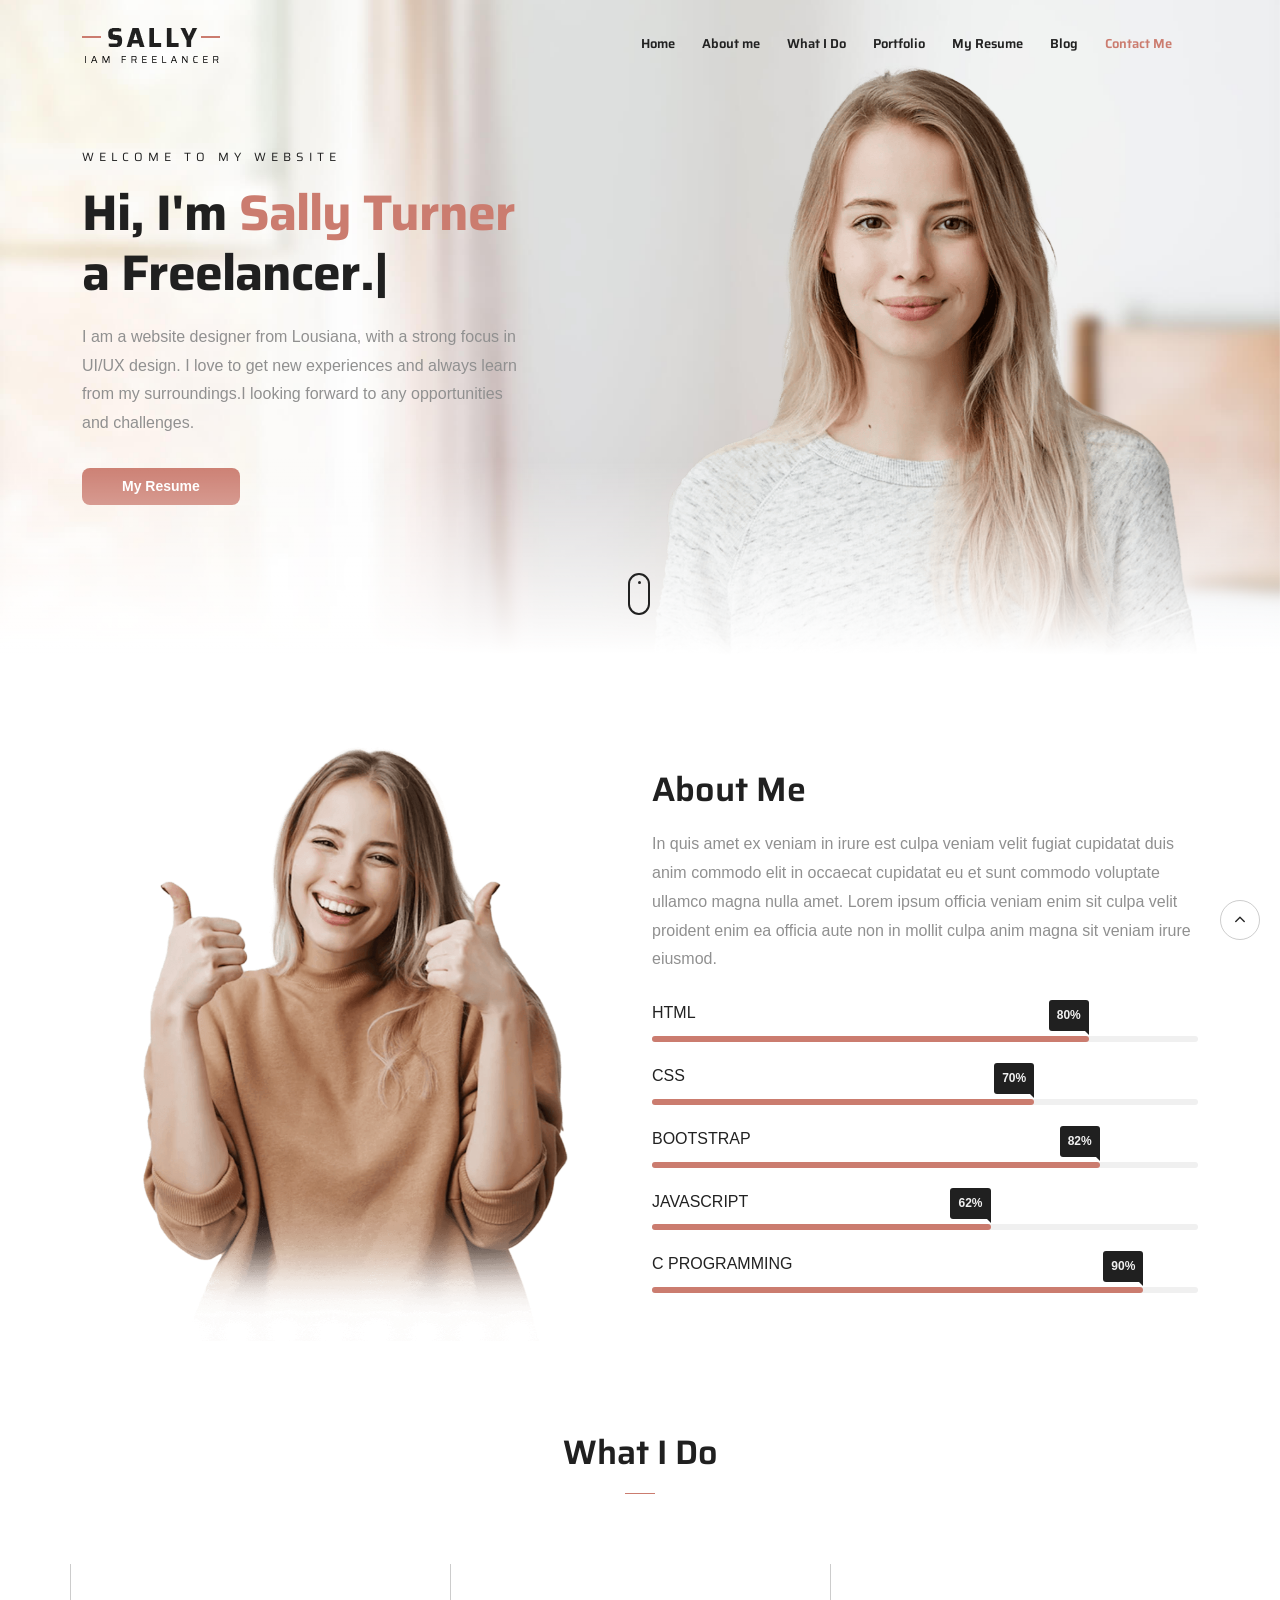
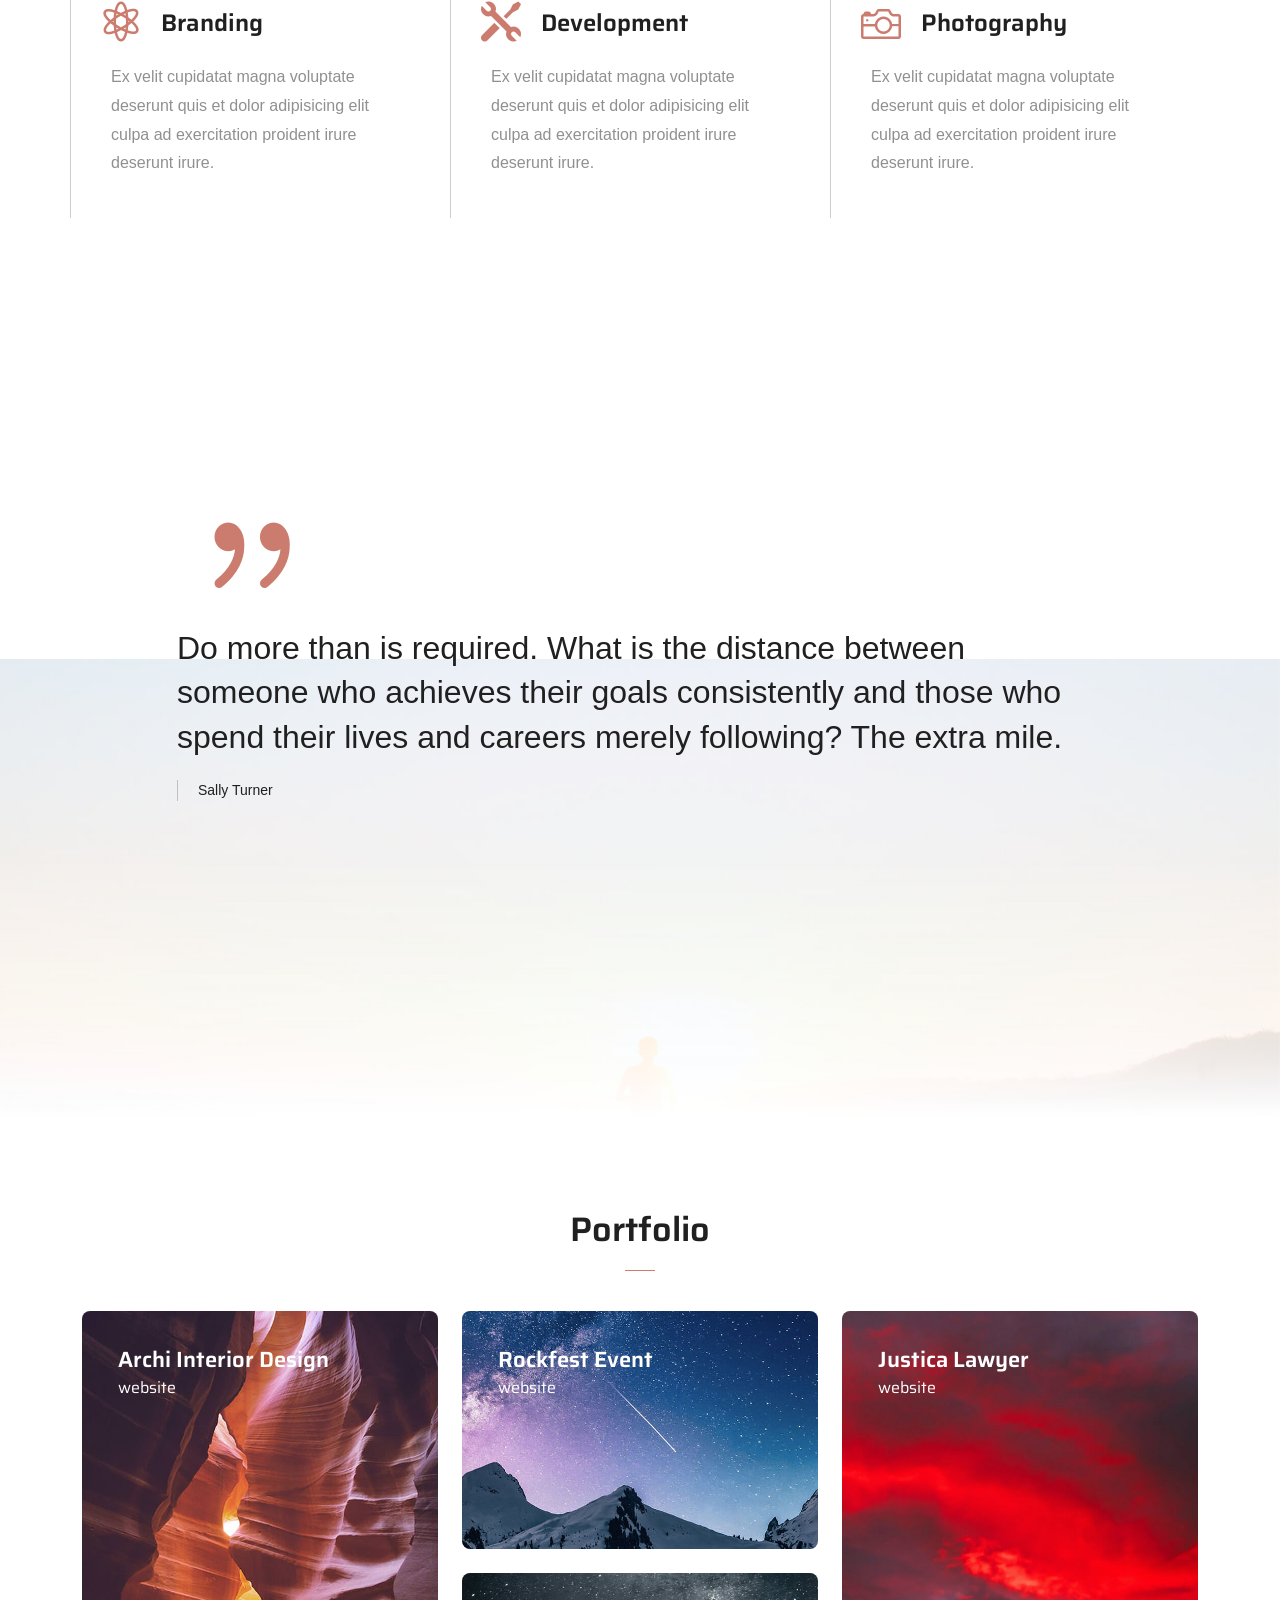
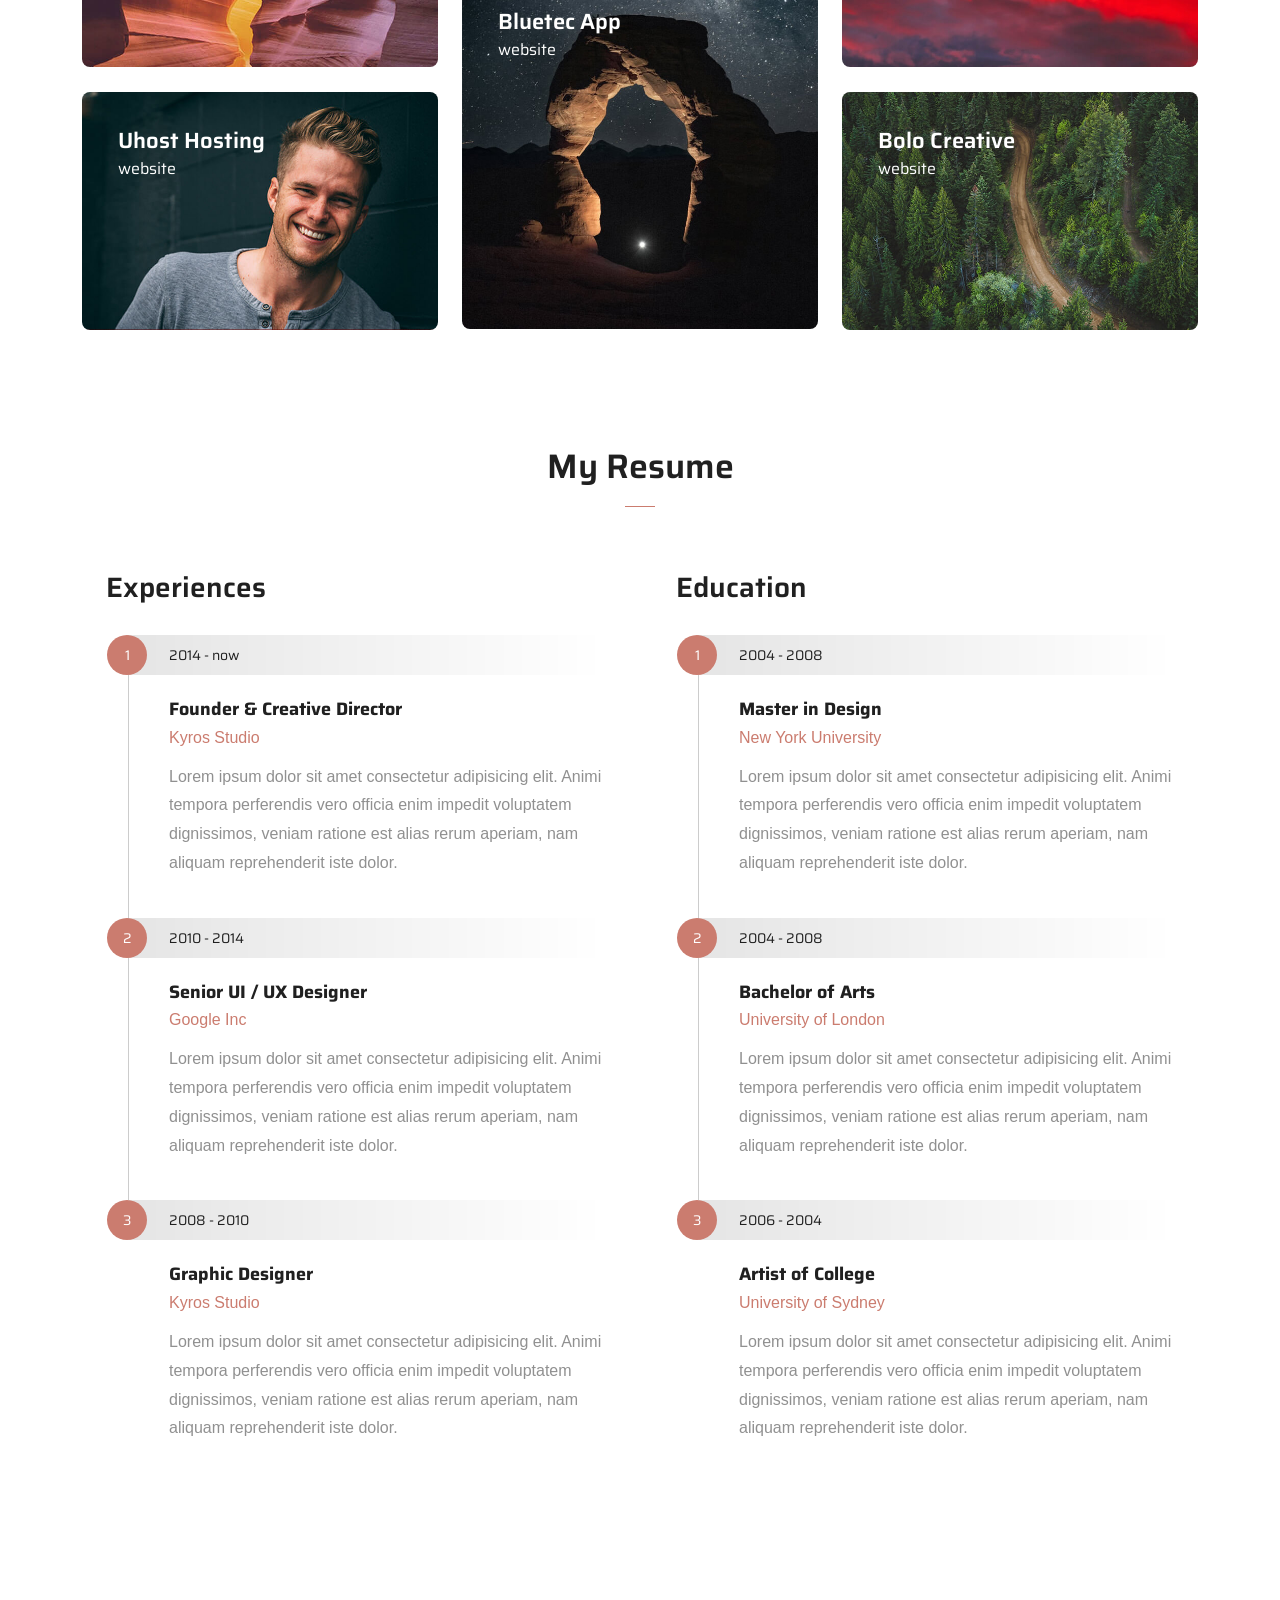
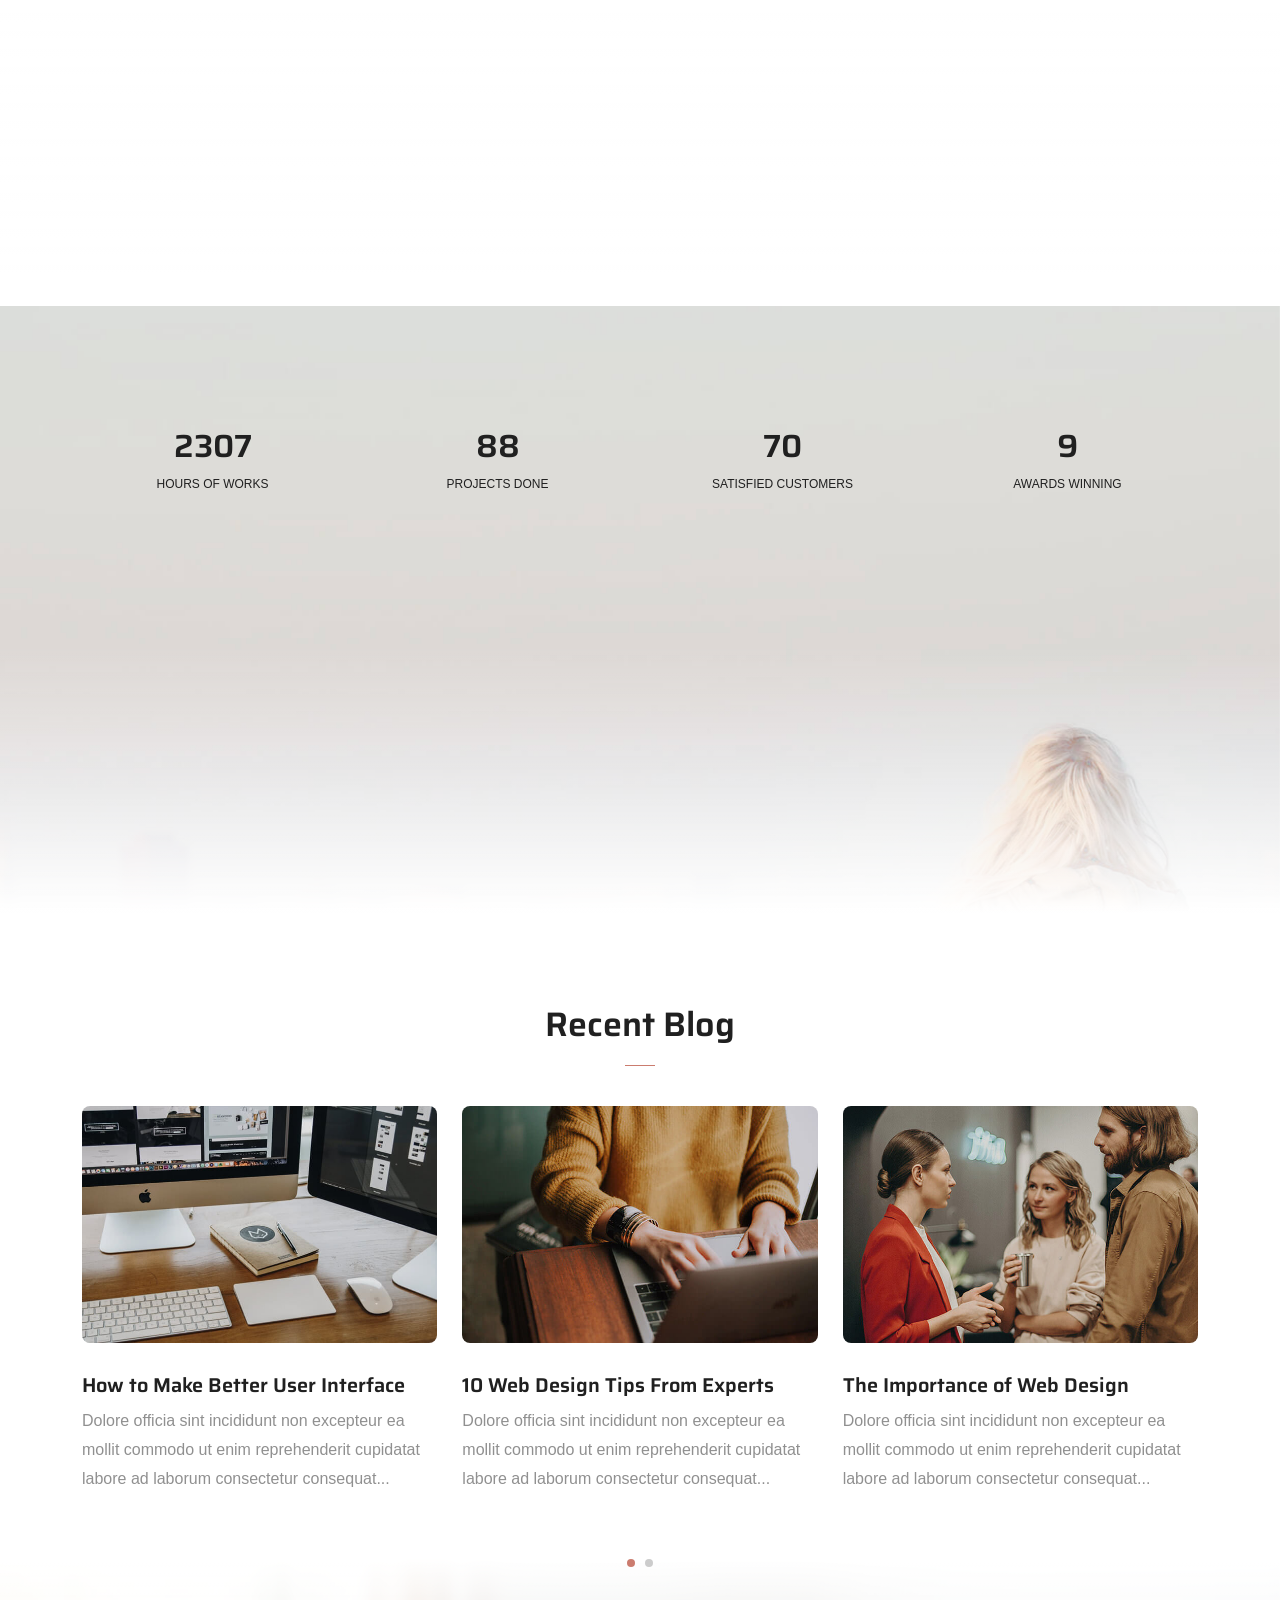
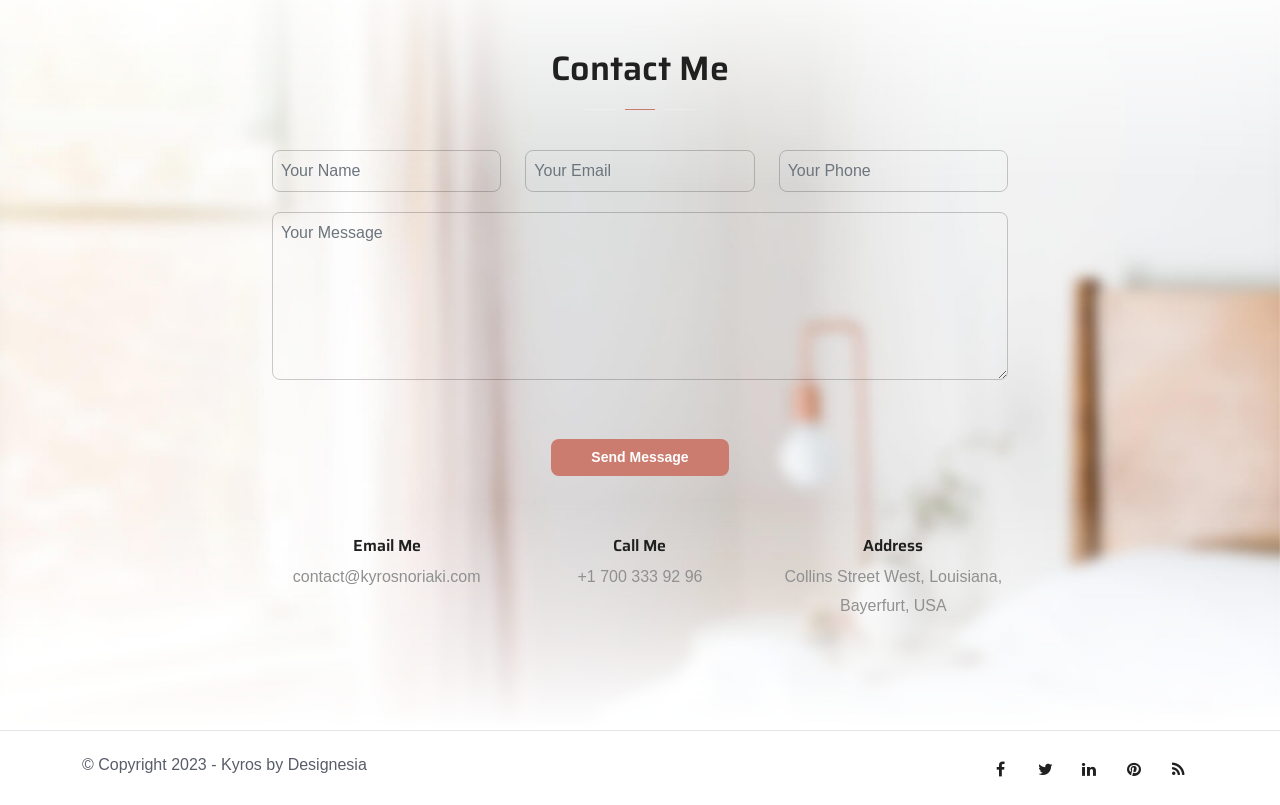
<file: index-v2-light.html>
<!DOCTYPE html>
<html lang="zxx">

<head>
    <title>Kyros - Personal Website</title>
    <link rel="icon" href="images/icon.png" type="image/gif" sizes="16x16">
    <meta content="text/html;charset=utf-8" http-equiv="Content-Type">
    <meta content="width=device-width, initial-scale=1.0" name="viewport" />
    <meta content="Kyros - Personal Website" name="description" />
    <meta content="" name="keywords" />
    <meta content="" name="author" />
    <!-- CSS Files
    ================================================== -->
    <link href="css/bootstrap.min.css" rel="stylesheet" type="text/css" id="bootstrap" />
    <link href="css/plugins.css" rel="stylesheet" type="text/css" />
    <link href="css/style.css" rel="stylesheet" type="text/css" />
    <link href="css/custom-style-1.css" rel="stylesheet" type="text/css" />
    <style>
        :root {
            --primary-color: #CB7C6F;
            --primary-color-rgb: 203, 124, 111;
        }
    </style>
    <link href="css/coloring.css" rel="stylesheet" type="text/css" />
</head>

<body class="onepage">
    <div id="wrapper">
        <!-- header begin -->
        <header class="transparent header-light">
            <div class="container">
                <div class="row">
                    <div class="col-md-12">
                        <div class="de-flex sm-pt10">
                            <div class="de-flex-col">
                                <div class="de-flex-col">
                                    <!-- logo begin -->
                                    <div id="logo">
                                        <a href="index.html">
                                            <img alt="" class="logo" src="images/logo-3.png" />
                                            <img alt="" class="logo-2" src="images/logo-3.png" />
                                        </a>
                                    </div>
                                    <!-- logo close -->
                                </div>
                            </div>
                            <div class="de-flex-col header-col-right">
                                <ul id="mainmenu">
                                    <li><a class="active" href="#top">Home<span></span></a></li>
                                    <li><a href="#section-about">About me<span></span></a></li>
                                    <li><a href="#section-services">What I Do<span></span></a></li>
                                    <li><a href="#section-portfolio">Portfolio<span></span></a></li>
                                    <li><a href="#section-resume">My Resume<span></span></a></li>
                                    <li><a href="#section-blog">Blog<span></span></a></li>
                                    <li><a href="#section-contact">Contact Me<span></span></a></li>
                                </ul>
                                <div class="menu_side_area">
                                    <span id="menu-btn"></span>
                                </div>
                            </div>
                        </div>
                    </div>
                </div>
            </div>
        </header>
        <!-- header close -->
        <!-- content begin -->
        <div class="no-bottom no-top" id="content">
            <div id="top"></div>

            <!-- page preloader begin -->
            <div id="preloader">
                <div class="preloader1"></div>
            </div>
            <!-- page preloader close -->
            
            <!-- float text begin -->
            <div class="float-text">
                <div class="de_social-icons">
                    <a href="#"><i class="fa fa-facebook fa-lg"></i></a>
                    <a href="#"><i class="fa fa-twitter fa-lg"></i></a>
                    <a href="#"><i class="fa fa-instagram fa-lg"></i></a>
                </div>
                <span>Follow Me</span>
            </div>
            <!-- float text close --> 

            <!-- load external content begin -->
            <div id="de_modal">
                <button class="button-close"></button>
                <div class="d-modal-loader"></div>
            </div>
             <!-- load external content close -->

            <section aria-label="section" class="jarallax no-top-md no-bottom sm-pt-120 overflow-hidden">
                <img src="images/background/l5.jpg" class="jarallax-img" alt="">
                <div class="container">
                        <div class="row align-items-center">
                            <div class="col-md-5">
                                <h5 class="s1 wow fadeInUp" data-wow-delay=".4s">Welcome to My Website</h5>
                                <div class="spacer-10"></div>
                                <div class="h1 wow fadeInUp" data-wow-delay=".6s">
                                    Hi, I'm <span class="id-color">Sally Turner</span><br>a
                                    <div class="typed-strings">
                                        <p>Freelancer.</p>
                                        <p>Designer.</p>
                                        <p>Illustrator.</p>
                                        <p>Photographer.</p>
                                    </div>
                                    <div class="typed"></div>
                                </div>
                                <p class="wow fadeInUp" data-wow-delay=".6s">
                                    I am a website designer from Lousiana, with a strong focus in UI/UX design. I love to get new experiences and always learn from my surroundings.I looking forward to any opportunities and challenges.
                                </p>
                                <div class="spacer-10"></div>
                                <a class="btn-main wow fadeInUp" data-wow-delay=".6s" href="#section-resume">My Resume</a>
                            </div>
                            <div class="col-md-6 offset-md-1 jarallax">
                                <img src="images/misc/2.png" class="img-fluid wow fadeInUp" data-wow-delay=".8s" alt="">
                            </div>
                        </div>
                    </div>
                <a href="#section-about" class="mouse-icon-click scroll-to wow fadeInUp" data-wow-delay=".8s">
                    <span class="mouse fadeScroll relative" data-scroll-speed="10">
                        <span class="scroll"></span>
                    </span>
                </a>
                <div class="de-gradient-edge-bottom"></div>
            </section>
            <section id="section-about" class="no-bottom">
                <div class="container relative">
                    <div class="row align-items-center">
                        <div class="col-md-6 wow fadeInUp">
                            <img src="images/misc/3.png" class="img-fluid" alt="">
                        </div>
                        <div class="col-md-6 wow fadeInUp" data-wow-delay=".2s">
                            <h2>About Me</h2>
                            <p>In quis amet ex veniam in irure est culpa veniam velit fugiat cupidatat duis anim commodo elit in occaecat cupidatat eu et sunt commodo voluptate ullamco magna nulla amet. Lorem ipsum officia veniam enim sit culpa velit proident enim ea officia aute non in mollit culpa anim magna sit veniam irure eiusmod.</p>

                            
                            <div class="d-skills-bar">
                              <div class="d-bar">
                                <div class="d-skill" data-value="80%">
                                    <div class="d-info">
                                      <span>HTML</span>
                                    </div>
                                    <div class="d-progress-line"><span class="d-fill-line"></span></div>
                                </div>

                                <div class="d-skill" data-value="70%">
                                    <div class="d-info">
                                      <span>CSS</span>
                                    </div>
                                    <div class="d-progress-line"><span class="d-fill-line"></span></div>
                                </div>

                                <div class="d-skill" data-value="82%">
                                    <div class="d-info">
                                      <span>BOOTSTRAP</span>
                                    </div>
                                    <div class="d-progress-line"><span class="d-fill-line"></span></div>
                                </div>

                                <div class="d-skill" data-value="62%">
                                    <div class="d-info">
                                      <span>JAVASCRIPT</span>
                                    </div>
                                    <div class="d-progress-line"><span class="d-fill-line"></span></div>
                                </div>

                                <div class="d-skill" data-value="90%">
                                    <div class="d-info">
                                      <span>C PROGRAMMING</span>
                                    </div>
                                    <div class="d-progress-line"><span class="d-fill-line"></span></div>
                                </div>

                                </div>
                            </div>
                        </div>  
                    </div>
                </div>
            </section>
            <section id="section-services" class="no-bottom">
                <div class="container relative">
                    <div class="row">
                        <div class="col-md-12 text-center wow fadeInUp">
                            <h2>What I Do</h2>
                            <div class="space-border"></div>
                        </div>
                        <div class="spacer-single"></div>
                        <div class="row g-0">
                            <div class="col-lg-4 wow fadeIn" data-wow-delay=".2s">
                                <div class="de_3d-box">
                                    <div class="d-inner">
                                        <i class="icon_genius id-color"></i>
                                        <div class="text">
                                            <h3>Branding</h3>
                                            Ex velit cupidatat magna voluptate deserunt quis et dolor adipisicing elit culpa ad exercitation proident irure deserunt irure.
                                        </div>
                                    </div>
                                </div>
                            </div>
                            <div class="col-lg-4 wow fadeIn" data-wow-delay=".4s">
                                <div class="de_3d-box">
                                    <div class="d-inner">
                                        <i class="icon_tools id-color"></i>
                                        <div class="text">
                                            <h3>Development</h3>
                                            Ex velit cupidatat magna voluptate deserunt quis et dolor adipisicing elit culpa ad exercitation proident irure deserunt irure.
                                        </div>
                                    </div>
                                </div>
                            </div>
                            <div class="col-lg-4 wow fadeIn" data-wow-delay=".6s">
                                <div class="de_3d-box">
                                    <div class="d-inner">
                                        <i class="icon_camera_alt id-color"></i>
                                        <div class="text">
                                            <h3>Photography</h3>
                                            Ex velit cupidatat magna voluptate deserunt quis et dolor adipisicing elit culpa ad exercitation proident irure deserunt irure.
                                        </div>
                                    </div>
                                </div>
                            </div>
                        </div>
                    </div>
                </div>
            </section>
            <section id="section-my-quote" aria-label="section" class="jarallax no-top no-bottom">
                <div class="de-gradient-edge-top"></div>
                <img src="images/background/l6.jpg" class="jarallax-img" alt="">
                <div class="v-center">
                    <div class="container">
                        <div class="row align-items-center">
                            <div class="col-md-10 offset-md-1">
                                <blockquote class="q-big wow fadeIn" data-wow-duration="3s">
                                    <i class="d-big icon_quotations"></i>
                                    Do more than is required. What is the distance between someone who achieves their goals consistently and those who spend their lives and careers merely following? The extra mile.
                                    <span class="d-quote-by">Sally Turner</span>
                                </blockquote>
                                <div class="spacer-double"></div>
                            </div>
                        </div>
                    </div>
                </div>
                <div class="de-gradient-edge-bottom"></div>
            </section>
            <section id="section-portfolio" class="no-bottom">
                <div class="container relative">
                    <div class="row">
                        <div class="col-md-12 text-center wow fadeInUp">
                            <h2>Portfolio</h2>
                            <div class="space-border"></div>
                        </div>
                    </div>
                    <div id="gallery" class="row sequence">
                        <div class="col-md-4 item">
                            <div class="de_modal wow" data-url="single-project.html">
                                <div class="card-image-1 mod-d" data-tilt>
                                    <div class="d-text">
                                        <h3>Archi Interior Design</h3>
                                        <h5 class="d-tag">website</h5>
                                    </div>
                                    <img src="images/gallery/1.jpg" class="img-fluid" alt="">
                                </div>
                            </div>
                        </div>
                        <div class="col-md-4 item">
                            <div class="de_modal wow" data-url="single-project.html">
                                <div class="card-image-1 mod-d" data-tilt>
                                    <div class="d-text">
                                        <h3>Rockfest Event</h3>
                                        <h5 class="d-tag">website</h5>
                                    </div>
                                    <img src="images/gallery/2.jpg" class="img-fluid" alt="">
                                </div>
                            </div>
                        </div>
                        <div class="col-md-4 item">
                            <div class="de_modal wow" data-url="single-project.html">
                                <div class="card-image-1 mod-d" data-tilt>
                                    <div class="d-text">
                                        <h3>Justica Lawyer</h3>
                                        <h5 class="d-tag">website</h5>
                                    </div>
                                    <img src="images/gallery/3.jpg" class="img-fluid" alt="">
                                </div>
                            </div>
                        </div>
                        <div class="col-md-4 item">
                            <div class="de_modal wow" data-url="single-project.html">
                                <div class="card-image-1 mod-d" data-tilt>
                                    <div class="d-text">
                                        <h3>Bluetec App</h3>
                                        <h5 class="d-tag">website</h5>
                                    </div>
                                    <img src="images/gallery/4.jpg" class="img-fluid" alt="">
                                </div>
                            </div>
                        </div>
                        <div class="col-md-4 item">
                            <div class="de_modal wow" data-url="single-project.html">
                                <div class="card-image-1 mod-d" data-tilt>
                                    <div class="d-text">
                                        <h3>Uhost Hosting</h3>
                                        <h5 class="d-tag">website</h5>
                                    </div>
                                    <img src="images/gallery/5.jpg" class="img-fluid" alt="">
                                </div>
                            </div>
                        </div>
                        <div class="col-md-4 item">
                            <div class="de_modal wow" data-url="single-project.html">
                                <div class="card-image-1 mod-d" data-tilt>
                                    <div class="d-text">
                                        <h3>Bolo Creative</h3>
                                        <h5 class="d-tag">website</h5>
                                    </div>
                                    <img src="images/gallery/6.jpg" class="img-fluid" alt="">
                                </div>
                            </div>
                        </div>
                    </div>
                </div>
            </section>
            <section id="section-resume">
                <div class="container relative">
                    <div class="row">
                        <div class="col-md-12 text-center wow fadeInUp">
                            <h2>My Resume</h2>
                            <div class="space-border"></div>
                        </div>
                    </div>
                    <div class="row gh-5">
                        <div class="col-lg-6 wow fadeInUp">
                            <div class="p-4">
                                <h3 class="s_border">Experiences</h3>
                                <ul class="d_timeline">
                                    <li class="d_timeline-item">
                                        <h3 class="d_timeline-title">2014 - now</h3>
                                        <p class="d_timeline-text"><span class="d_title">Founder &amp; Creative Director</span><span class="d_company">Kyros Studio</span>Lorem ipsum dolor sit amet consectetur adipisicing elit. Animi tempora perferendis vero officia enim impedit voluptatem dignissimos, veniam ratione est alias rerum aperiam, nam aliquam reprehenderit iste dolor.</p>
                                    </li>
                                    <li class="d_timeline-item">
                                        <h3 class="d_timeline-title">2010 - 2014</h3>
                                        <p class="d_timeline-text"><span class="d_title">Senior UI / UX Designer</span><span class="d_company">Google Inc</span>Lorem ipsum dolor sit amet consectetur adipisicing elit. Animi tempora perferendis vero officia enim impedit voluptatem dignissimos, veniam ratione est alias rerum aperiam, nam aliquam reprehenderit iste dolor.</p>
                                    </li>
                                    <li class="d_timeline-item">
                                        <h3 class="d_timeline-title">2008 - 2010</h3>
                                        <p class="d_timeline-text"><span class="d_title">Graphic Designer</span><span class="d_company">Kyros Studio</span>Lorem ipsum dolor sit amet consectetur adipisicing elit. Animi tempora perferendis vero officia enim impedit voluptatem dignissimos, veniam ratione est alias rerum aperiam, nam aliquam reprehenderit iste dolor.</p>
                                    </li>
                                </ul>
                            </div>
                        </div>
                        <div class="col-lg-6 wow fadeInUp">
                            <div class="p-4">
                                <h3 class="s_border">Education</h3>
                                <ul class="d_timeline">
                                    <li class="d_timeline-item">
                                        <h3 class="d_timeline-title">2004 - 2008</h3>
                                        <p class="d_timeline-text"><span class="d_title">Master in Design</span><span class="d_company">New York University</span>Lorem ipsum dolor sit amet consectetur adipisicing elit. Animi tempora perferendis vero officia enim impedit voluptatem dignissimos, veniam ratione est alias rerum aperiam, nam aliquam reprehenderit iste dolor.</p>
                                    </li>
                                    <li class="d_timeline-item">
                                        <h3 class="d_timeline-title">2004 - 2008</h3>
                                        <p class="d_timeline-text"><span class="d_title">Bachelor of Arts</span><span class="d_company">University of London</span>Lorem ipsum dolor sit amet consectetur adipisicing elit. Animi tempora perferendis vero officia enim impedit voluptatem dignissimos, veniam ratione est alias rerum aperiam, nam aliquam reprehenderit iste dolor.</p>
                                    </li>
                                    <li class="d_timeline-item">
                                        <h3 class="d_timeline-title">2006 - 2004</h3>
                                        <p class="d_timeline-text"><span class="d_title">Artist of College</span><span class="d_company">University of Sydney</span>Lorem ipsum dolor sit amet consectetur adipisicing elit. Animi tempora perferendis vero officia enim impedit voluptatem dignissimos, veniam ratione est alias rerum aperiam, nam aliquam reprehenderit iste dolor.</p>
                                    </li>
                                </ul>
                            </div>
                        </div>
                    </div>
                </div>
            </section>
            <section id="section-fun-facts" aria-label="section" class="jarallax no-top no-bottom vh-100">
                <div class="de-gradient-edge-top"></div>
                <img src="images/background/l7.jpg" class="jarallax-img" alt="">
                <div class="v-center">
                    <div class="container">
                            <div class="row">
                                <div class="col-md-3 wow fadeIn" data-wow-delay="0">
                                    <div class="de_count text-center">
                                        <h3 class="timer" data-to="8240" data-speed="2500">0</h3>
                                        <span>Hours of Works</span>
                                    </div>
                                </div>

                                <div class="col-md-3 wow fadeIn" data-wow-delay=".25s">
                                    <div class="de_count text-center">
                                        <h3 class="timer" data-to="315" data-speed="2500">0</h3>
                                        <span>Projects Done</span>
                                    </div>
                                </div>

                                <div class="col-md-3 wow fadeIn" data-wow-delay=".5s">
                                    <div class="de_count text-center">
                                        <h3 class="timer" data-to="250" data-speed="2500">0</h3>
                                        <span>Satisfied Customers</span>
                                    </div>
                                </div>

                                <div class="col-md-3 wow fadeIn" data-wow-delay=".75s">
                                    <div class="de_count text-center">
                                        <h3 class="timer" data-to="32" data-speed="2500">0</h3>
                                        <span>Awards Winning</span>
                                    </div>
                                </div>
                            </div>
                        </div>
                </div>
                <div class="de-gradient-edge-bottom"></div>
            </section>
            <section id="section-blog" class="no-bottom">
                <div class="container relative">
                    <div class="row">
                        <div class="col-md-12 text-center wow fadeInUp">
                            <h2>Recent Blog</h2>
                            <div class="space-border"></div>
                        </div>
                    </div>
                    <div id="carousel-blog" class="owl-carousel wow fadeInUp">
                        <div class="bloglist item">
                            <div class="post-content">
                                <div class="post-image">
                                    <div class="de_modal" data-url="single-blog.html"><img alt="" src="images/blog/1.jpg" class="lazy"></div>
                                </div>
                                <div class="post-text">
                                    <h4 class="de_modal" data-url="single-blog.html">How to Make Better User Interface</h4>
                                    <p>Dolore officia sint incididunt non excepteur ea mollit commodo ut enim reprehenderit cupidatat labore ad laborum consectetur consequat...</p>
                                </div>
                            </div>
                        </div>
                        <div class="bloglist item">
                            <div class="post-content">
                                <div class="post-image">
                                    <div class="de_modal" data-url="single-blog.html"><img alt="" src="images/blog/2.jpg" class="lazy"></div>
                                </div>
                                <div class="post-text">
                                    <h4 class="de_modal" data-url="single-blog.html">10 Web Design Tips From Experts</h4>
                                    <p>Dolore officia sint incididunt non excepteur ea mollit commodo ut enim reprehenderit cupidatat labore ad laborum consectetur consequat...</p>
                                </div>
                            </div>
                        </div>
                        <div class="bloglist item">
                            <div class="post-content">
                                <div class="post-image">
                                    <div class="de_modal" data-url="single-blog.html"><img alt="" src="images/blog/3.jpg" class="lazy"></div>
                                </div>
                                <div class="post-text">
                                    <h4 class="de_modal" data-url="single-blog.html">The Importance of Web Design</h4>
                                    <p>Dolore officia sint incididunt non excepteur ea mollit commodo ut enim reprehenderit cupidatat labore ad laborum consectetur consequat...</p>
                                </div>
                            </div>
                        </div>
                        <div class="bloglist item">
                            <div class="post-content">
                                <div class="post-image">
                                    <div class="de_modal" data-url="single-blog.html"><img alt="" src="images/blog/4.jpg" class="lazy"></div>
                                </div>
                                <div class="post-text">
                                    <h4 class="de_modal" data-url="single-blog.html">10 Web Design Tips From Experts</h4>
                                    <p>Dolore officia sint incididunt non excepteur ea mollit commodo ut enim reprehenderit cupidatat labore ad laborum consectetur consequat...</p>
                                </div>
                            </div>
                        </div>
                        <div class="bloglist item">
                            <div class="post-content">
                                <div class="post-image">
                                    <div class="de_modal" data-url="single-blog.html"><img alt="" src="images/blog/5.jpg" class="lazy"></div>
                                </div>
                                <div class="post-text">
                                    <h4 class="de_modal" data-url="single-blog.html">The Importance of Web Design</h4>
                                    <p>Dolore officia sint incididunt non excepteur ea mollit commodo ut enim reprehenderit cupidatat labore ad laborum consectetur consequat...</p>
                                </div>
                            </div>
                        </div>
                        <div class="bloglist item">
                            <div class="post-content">
                                <div class="post-image">
                                    <div class="de_modal" data-url="single-blog.html"><img alt="" src="images/blog/6.jpg" class="lazy"></div>
                                </div>
                                <div class="post-text">
                                    <h4 class="de_modal" data-url="single-blog.html">Tips for Healthy Teeth<span></span></h4>
                                    <p>Dolore officia sint incididunt non excepteur ea mollit commodo ut enim reprehenderit cupidatat labore ad laborum consectetur consequat...</p>
                                </div>
                            </div>
                        </div>
                    </div>
                </div>
            </section>
            <section id="section-contact" class="jarallax">
                <div class="de-gradient-edge-top"></div>
                <img src="images/background/l5.jpg" class="jarallax-img" alt="">
                <div class="container z-index-1000">
                    <div class="row">
                        <div class="col-md-12 text-center wow fadeInUp">
                            <h2>Contact Me</h2>
                            <div class="space-border"></div>
                        </div>
                        <div class="col-lg-8 offset-lg-2 wow fadeInUp">
                            <div class="contact_form_wrapper">
                                <form name="contactForm" id="contact_form" class="form-border" method="post" action="#">
                                    <div class="row">
                                        <div class="col-md-4">
                                            <div class="field-set">
                                                <input type="text" name="Name" id="name" class="form-control" placeholder="Your Name" required>
                                            </div>
                                        </div>
                                        <div class="col-md-4">
                                            <div class="field-set">
                                                <input type="text" name="Email" id="email" class="form-control" placeholder="Your Email" required>
                                            </div>
                                        </div>
                                        <div class="col-md-4">
                                            <div class="field-set">
                                                <input type="text" name="phone" id="phone" class="form-control" placeholder="Your Phone" required>
                                            </div>
                                        </div>
                                    </div>
                                    <div class="text-center">
                                        <div class="field-set">
                                            <textarea name="message" id="message" class="form-control" placeholder="Your Message" required></textarea>
                                        </div>
                                        <div class="g-recaptcha" data-sitekey="copy-your-site-key-here"></div>
                                        <div id='submit' class="mt10">
                                            <input type='submit' id='send_message' value='Send Message' class="btn-main">
                                        </div>

                                        <div id="success_message" class='success'>
                                            Your message has been sent successfully. Refresh this page if you want to send more messages.
                                        </div>
                                        <div id="error_message" class='error'>
                                            Sorry there was an error sending your form.
                                        </div>

                                    </div>
                                </form>
                            </div>
                            <div class="spacer-double"></div>
                            <div class="row text-center wow fadeInUp">
                                <div class="col-md-4">
                                    <div class="wm-1"></div>
                                    <h6>Email Me</h6>
                                    <p>contact@kyrosnoriaki.com</p>
                                </div>
                                <div class="col-md-4">
                                    <div class="wm-1"></div>
                                    <h6>Call Me</h6>
                                    <p>+1 700 333 92 96</p>
                                </div>
                                <div class="col-md-4">
                                    <div class="wm-1"></div>
                                    <h6>Address</h6>
                                    <p>Collins Street West, Louisiana, Bayerfurt, USA</p>
                                </div>
                            </div>
                        </div>
                    </div>
                </div>
                <div class="de-gradient-edge-bottom"></div>
            </section>
        </div>
        <!-- content close -->
        <a href="#" id="back-to-top"></a>
        <!-- footer begin -->
        <footer>
            <div class="container">
                <div class="row">
                    <div class="col-md-6">
                        <a href="index.html">
                            <span class="copy">&copy; Copyright 2023 - Kyros by Designesia</span>
                        </a>
                    </div>
                    <div class="col-md-6">
                        <div class="social-icons">
                            <a href="#"><i class="fa fa-facebook fa-lg"></i></a>
                            <a href="#"><i class="fa fa-twitter fa-lg"></i></a>
                            <a href="#"><i class="fa fa-linkedin fa-lg"></i></a>
                            <a href="#"><i class="fa fa-pinterest fa-lg"></i></a>
                            <a href="#"><i class="fa fa-rss fa-lg"></i></a>
                        </div>
                    </div>
                </div>
            </div>
        </footer>
        <!-- footer close -->
    </div>
    <!-- Javascript Files
    ================================================== -->
    <script src="js/plugins.js"></script>
    <script src="js/designesia.js"></script>
    <script src='https://www.google.com/recaptcha/api.js' async defer></script>
    <script src="form.js"></script>
    <script>
    jQuery(document).ready(function() {
        $(function() {
            // jquery typed plugin
            $(".typed").typed({
                stringsElement: $('.typed-strings'),
                typeSpeed: 100,
                backDelay: 500,
                loop: true,
                contentType: 'html', // or text
                // defaults to false for infinite loop
                loopCount: false,
                callback: function() { null; },
                resetCallback: function() { newTyped(); }
            });
        });
    });
    </script>
</body>

</html>
</file>
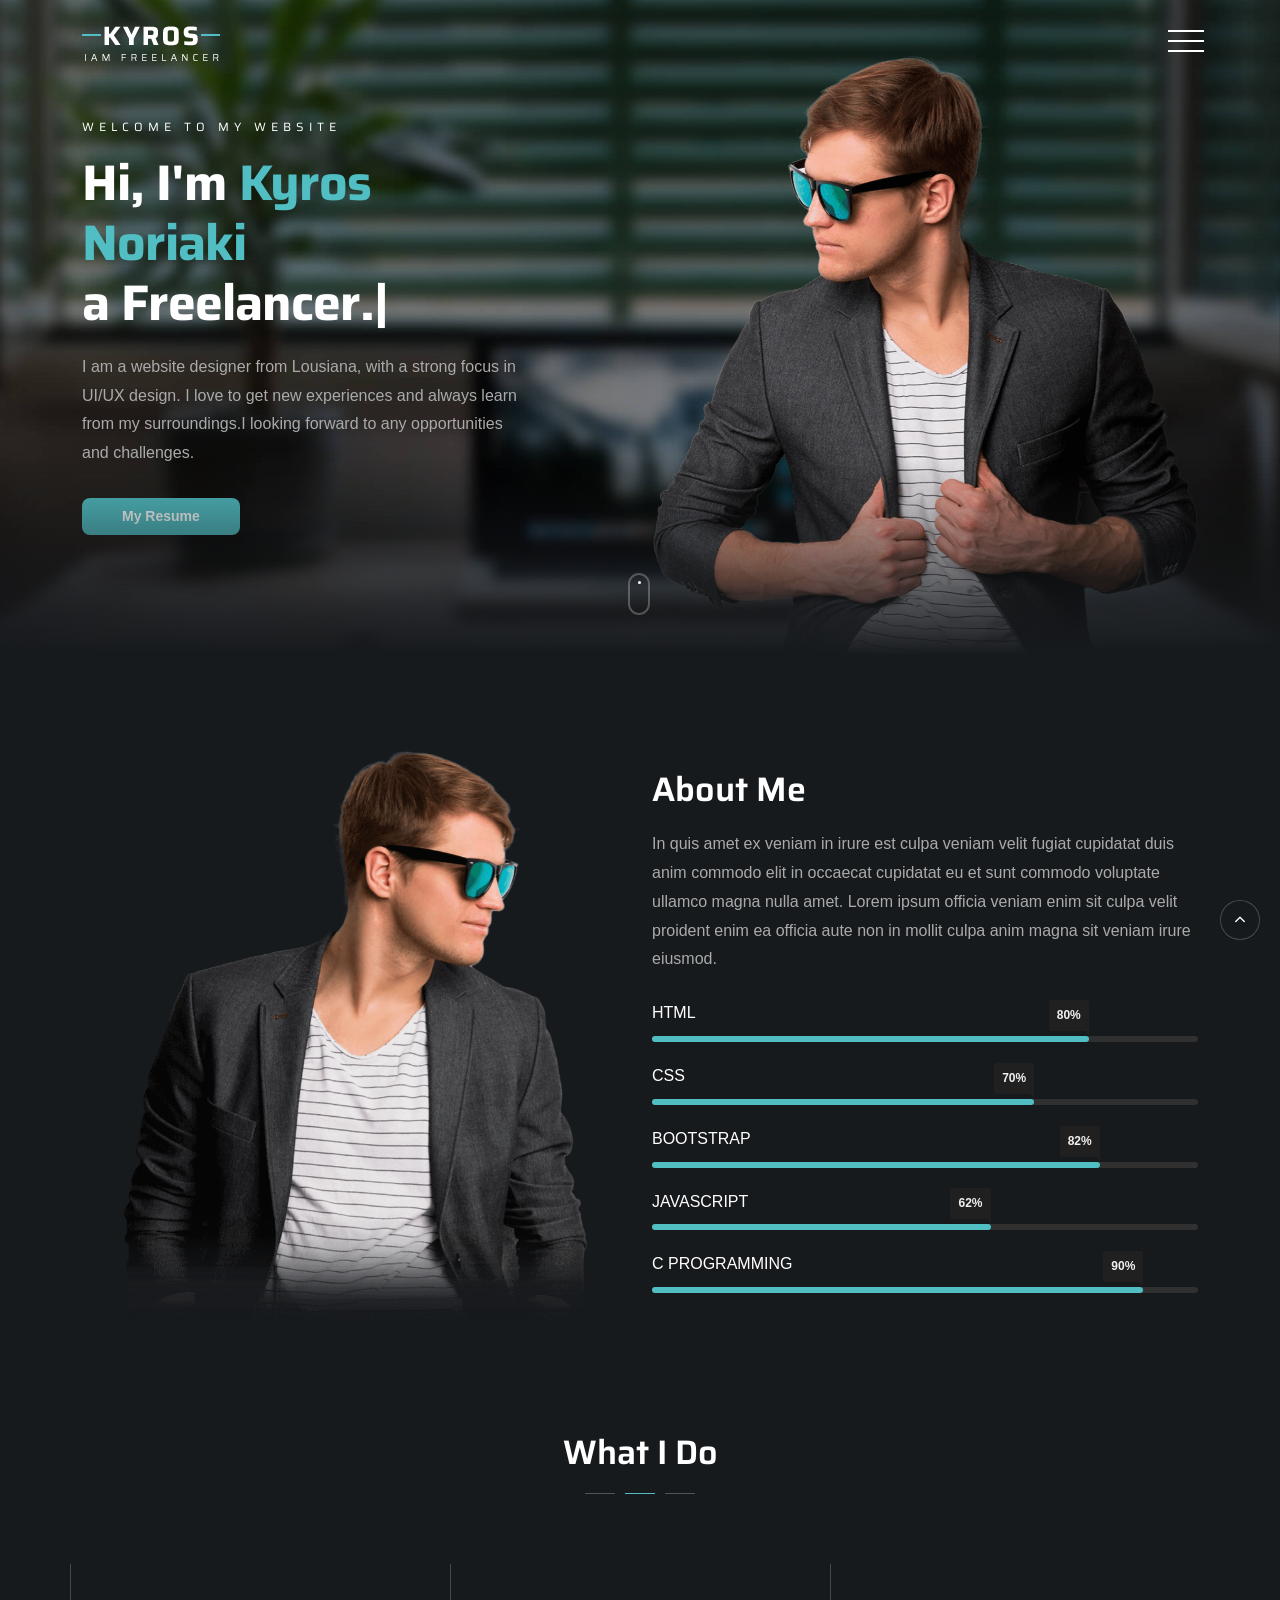
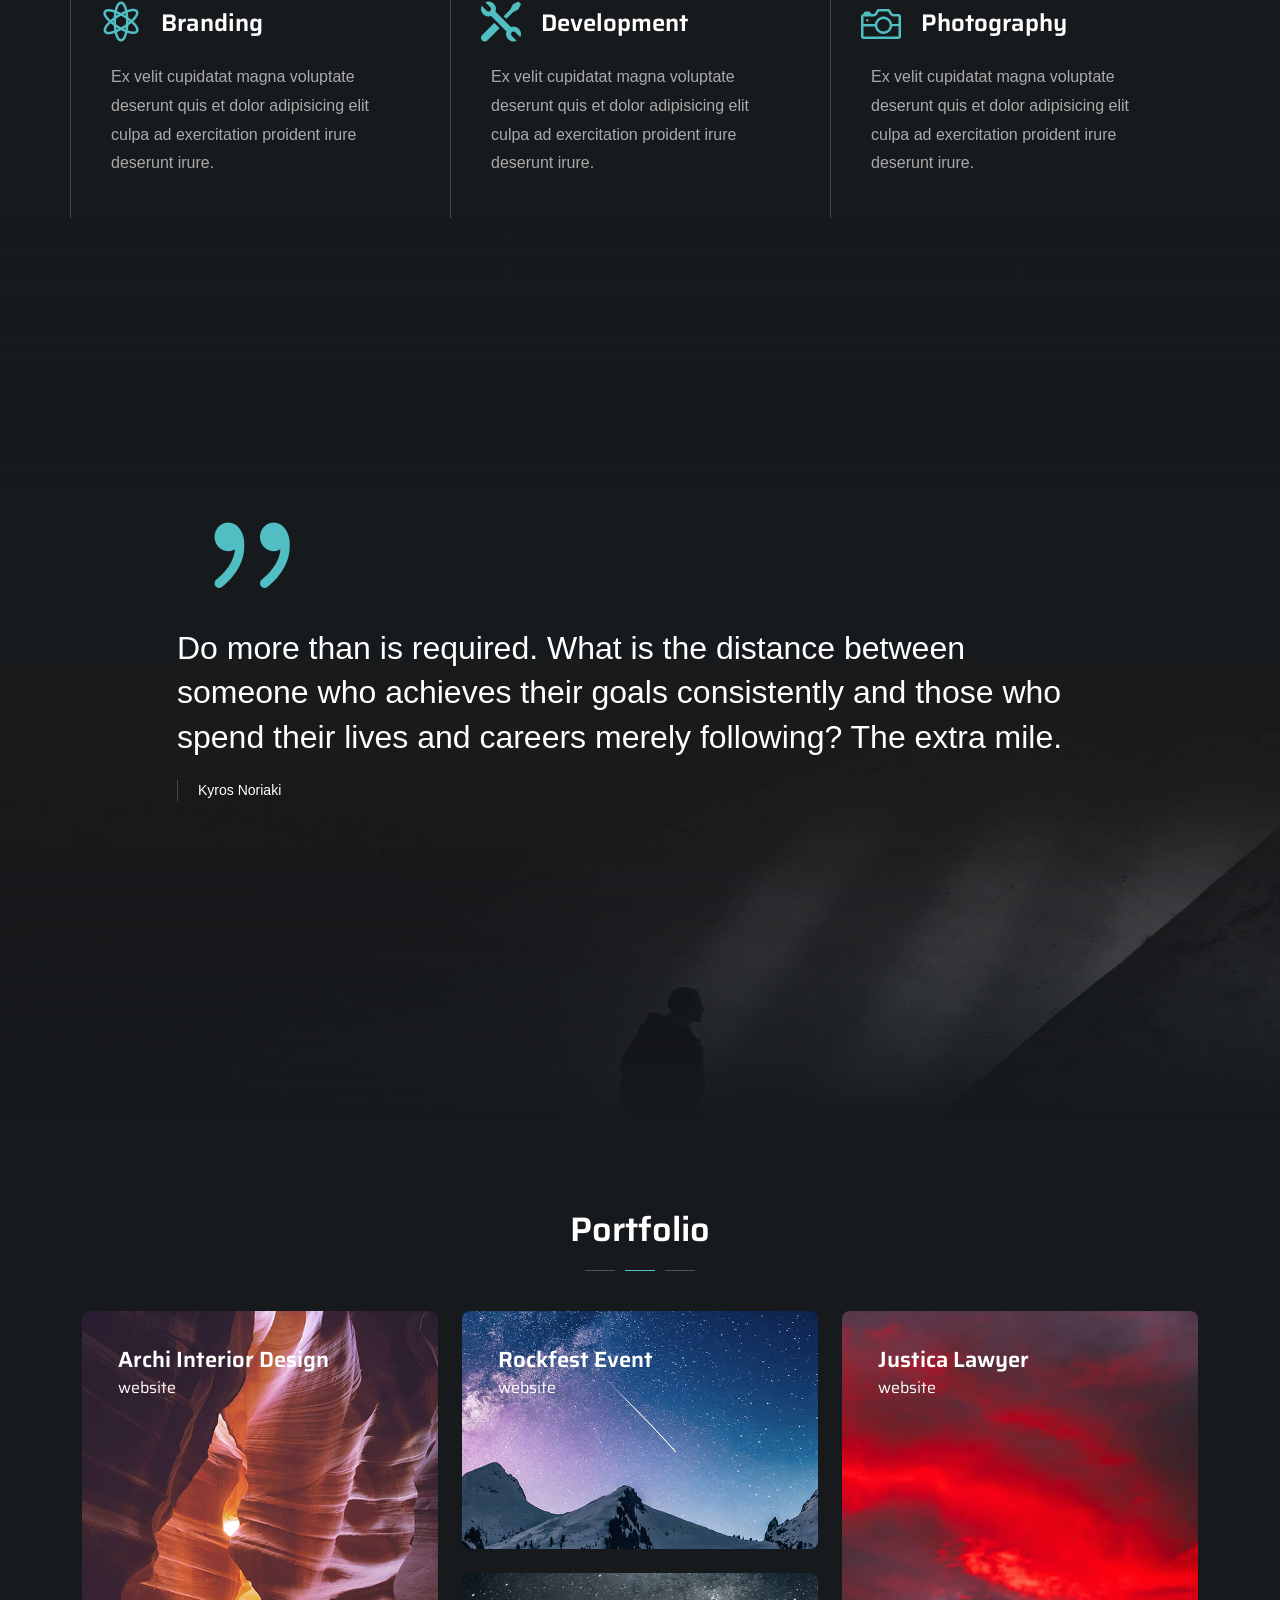
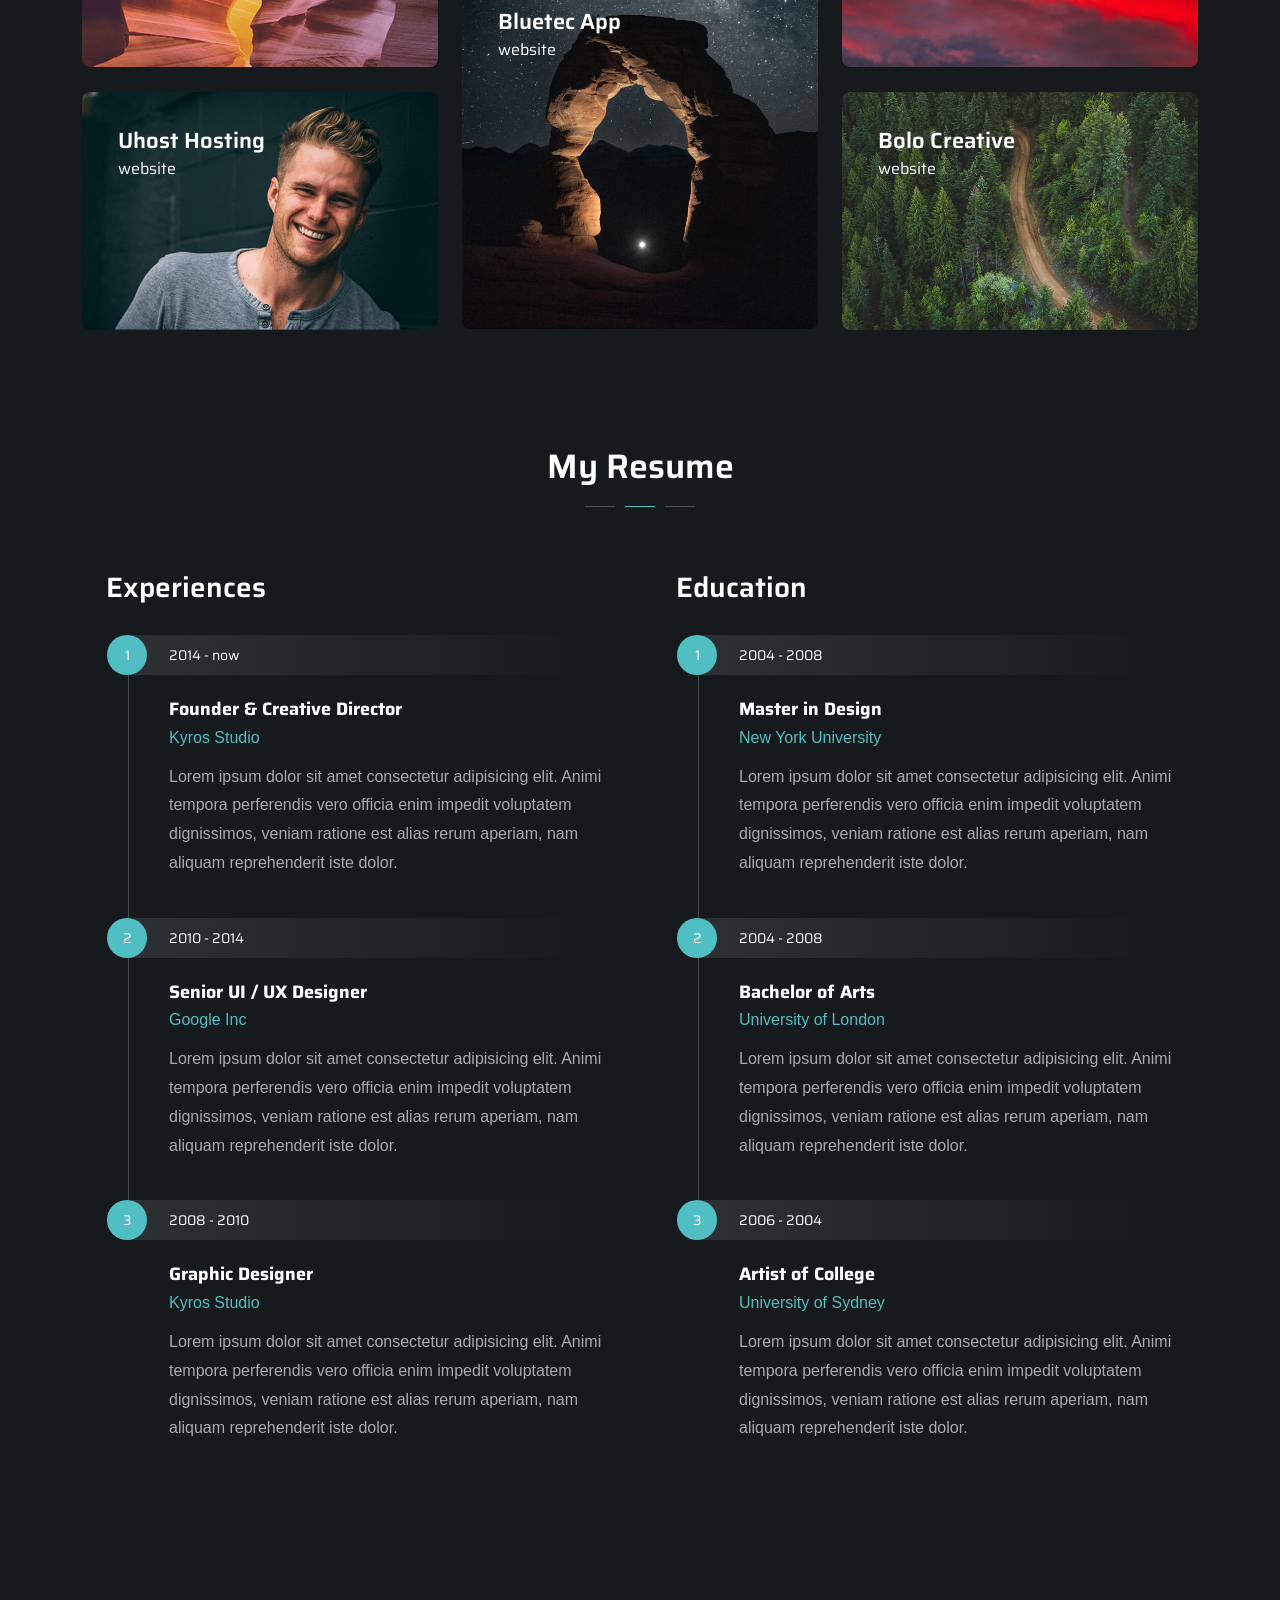
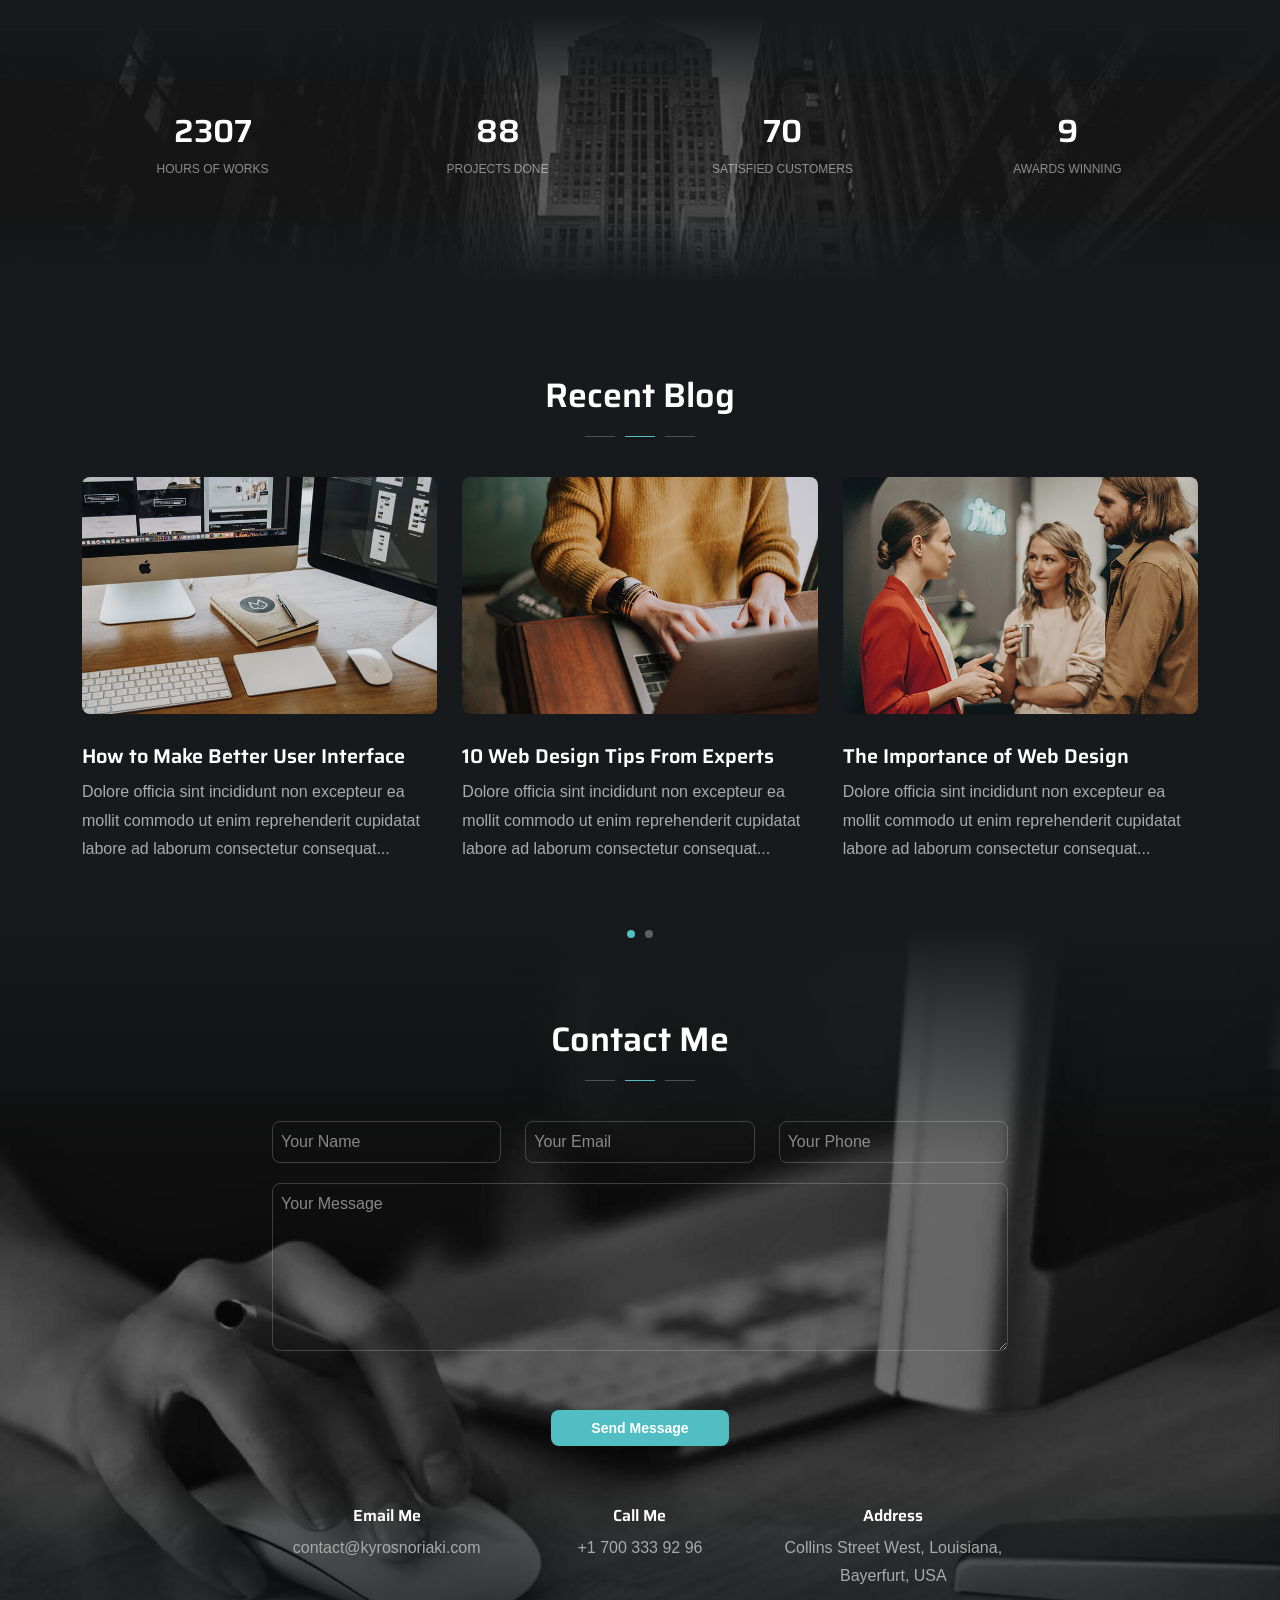
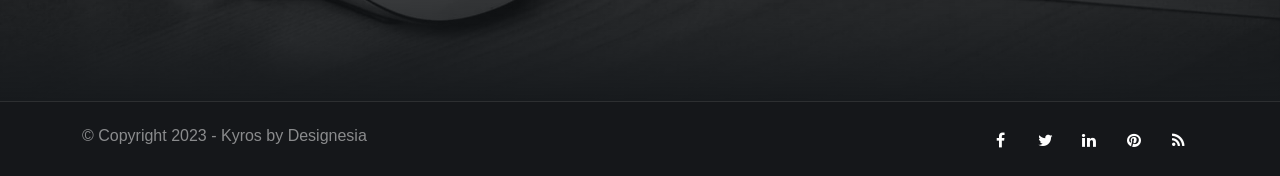
<file: index-v2-menu-reveal-dark.html>
<!DOCTYPE html>
<html lang="zxx">

<head>
    <title>Kyros - Personal Website</title>
    <link rel="icon" href="images/icon.png" type="image/gif" sizes="16x16">
    <meta content="text/html;charset=utf-8" http-equiv="Content-Type">
    <meta content="width=device-width, initial-scale=1.0" name="viewport" />
    <meta content="Kyros - Personal Website" name="description" />
    <meta content="" name="keywords" />
    <meta content="" name="author" />
    <!-- CSS Files
    ================================================== -->
    <link href="css/bootstrap.min.css" rel="stylesheet" type="text/css" id="bootstrap" />
    <link href="css/plugins.css" rel="stylesheet" type="text/css" />
    <link href="css/style.css" rel="stylesheet" type="text/css" />
    <link href="css/custom-style-1.css" rel="stylesheet" type="text/css" />
    <style>
        :root {
            --primary-color: #50BEC2;
            --primary-color-rgb: 80, 190, 194;
        }
    </style>
    <link href="css/coloring.css" rel="stylesheet" type="text/css" />
</head>

<body class="onepage dark-scheme">
    <div id="wrapper">
        <!-- header begin -->
        <header class="header-v2 transparent">
            <div class="container">
                <div class="row">
                    <div class="col-md-12">
                        <div class="de-flex sm-pt10">
                            <div class="de-flex-col">
                                <div class="de-flex-col">
                                    <!-- logo begin -->
                                    <div id="logo">
                                        <a href="index.html">
                                            <img alt="" class="logo" src="images/logo-2.png" />
                                            <img alt="" class="logo-2" src="images/logo-2.png" />
                                        </a>
                                    </div>
                                    <!-- logo close -->
                                </div>
                            </div>
                            <div class="de-flex-col">
                                <div class="menu_side_area">
                                    <span id="de-menu-reveal">
                                        <span class="lt"></span>
                                        <span class="lm"></span>
                                        <span class="lb"></span>
                                    </span>
                                </div>
                            </div>
                        </div>
                    </div>
                </div>
            </div>
        </header>
        <!-- header close -->
        <div id="de-menu-container">
            <div class="mainmenu-v2-wrap">
                <ul id="mainmenu-v2">
                    <li><a class="active" href="#top">Home<span></span></a></li>
                    <li><a href="#section-about">About me<span></span></a></li>
                    <li><a href="#section-services">What I Do<span></span></a></li>
                    <li><a href="#section-portfolio">Portfolio<span></span></a></li>
                    <li><a href="#section-resume">My Resume<span></span></a></li>
                    <li><a href="#section-blog">Blog<span></span></a></li>
                    <li><a href="#section-contact">Contact Me<span></span></a></li>
                </ul>
            </div>
        </div>
        <!-- content begin -->
        <div class="no-bottom no-top" id="content">
            <div id="top"></div>

            <!-- page preloader begin -->
            <div id="preloader">
                <div class="preloader1"></div>
            </div>
            <!-- page preloader close -->
            
            <!-- float text begin -->
            <div class="float-text">
                <div class="de_social-icons">
                    <a href="#"><i class="fa fa-facebook fa-lg"></i></a>
                    <a href="#"><i class="fa fa-twitter fa-lg"></i></a>
                    <a href="#"><i class="fa fa-instagram fa-lg"></i></a>
                </div>
                <span>Follow Me</span>
            </div>
            <!-- float text close --> 

            <!-- load external content begin -->
            <div id="de_modal">
                <button class="button-close"></button>
                <div class="d-modal-loader"></div>
            </div>
             <!-- load external content close -->

            <section aria-label="section" class="jarallax no-top-md no-bottom">
                <img src="images/background/6.jpg" class="jarallax-img" alt="">
                <div class="container">
                        <div class="row align-items-center">
                            <div class="col-md-5">
                                <h5 class="s1 wow fadeInUp" data-wow-delay=".4s">Welcome to My Website</h5>
                                <div class="spacer-10"></div>
                                <div class="h1 text-white wow fadeInUp" data-wow-delay=".6s">
                                    Hi, I'm <span class="id-color">Kyros Noriaki</span><br>a
                                    <div class="typed-strings">
                                        <p>Freelancer.</p>
                                        <p>Programmer.</p>
                                        <p>Photographer.</p>
                                    </div>
                                    <div class="typed"></div>
                                </div>
                                <p class="wow fadeInUp" data-wow-delay=".6s">
                                    I am a website designer from Lousiana, with a strong focus in UI/UX design. I love to get new experiences and always learn from my surroundings.I looking forward to any opportunities and challenges.
                                </p>
                                <div class="spacer-10"></div>
                                <a class="btn-main wow fadeInUp" data-wow-delay=".6s" href="#section-resume">My Resume</a>
                            </div>
                            <div class="col-md-6 offset-md-1 jarallax">
                                <img src="images/misc/1.png" class="img-fluid wow fadeInUp" data-wow-delay=".8s" alt="">
                            </div>
                        </div>
                    </div>
                <a href="#section-about" class="mouse-icon-click scroll-to wow fadeInUp" data-wow-delay=".8s">
                    <span class="mouse fadeScroll relative" data-scroll-speed="10">
                        <span class="scroll"></span>
                    </span>
                </a>
                <div class="de-gradient-edge-bottom"></div>
            </section>
            <section id="section-about" class="no-bottom">
                <div class="container relative">
                    <div class="row align-items-center">
                        <div class="col-md-6 wow fadeInUp">
                            <img src="images/misc/4.png" class="img-fluid" alt="">
                        </div>
                        <div class="col-md-6 wow fadeInUp" data-wow-delay=".2s">
                            <h2>About Me</h2>
                            <p>In quis amet ex veniam in irure est culpa veniam velit fugiat cupidatat duis anim commodo elit in occaecat cupidatat eu et sunt commodo voluptate ullamco magna nulla amet. Lorem ipsum officia veniam enim sit culpa velit proident enim ea officia aute non in mollit culpa anim magna sit veniam irure eiusmod.</p>

                            
                            <div class="d-skills-bar">
                              <div class="d-bar">
                                <div class="d-skill" data-value="80%">
                                    <div class="d-info">
                                      <span>HTML</span>
                                    </div>
                                    <div class="d-progress-line"><span class="d-fill-line"></span></div>
                                </div>

                                <div class="d-skill" data-value="70%">
                                    <div class="d-info">
                                      <span>CSS</span>
                                    </div>
                                    <div class="d-progress-line"><span class="d-fill-line"></span></div>
                                </div>

                                <div class="d-skill" data-value="82%">
                                    <div class="d-info">
                                      <span>BOOTSTRAP</span>
                                    </div>
                                    <div class="d-progress-line"><span class="d-fill-line"></span></div>
                                </div>

                                <div class="d-skill" data-value="62%">
                                    <div class="d-info">
                                      <span>JAVASCRIPT</span>
                                    </div>
                                    <div class="d-progress-line"><span class="d-fill-line"></span></div>
                                </div>

                                <div class="d-skill" data-value="90%">
                                    <div class="d-info">
                                      <span>C PROGRAMMING</span>
                                    </div>
                                    <div class="d-progress-line"><span class="d-fill-line"></span></div>
                                </div>

                                </div>
                            </div>
                        </div>  
                    </div>
                </div>
            </section>
            <section id="section-services" class="no-bottom">
                <div class="container relative">
                    <div class="row">
                        <div class="col-md-12 text-center wow fadeInUp">
                            <h2>What I Do</h2>
                            <div class="space-border"></div>
                        </div>
                        <div class="spacer-single"></div>
                        <div class="row g-0">
                            <div class="col-lg-4 wow fadeIn" data-wow-delay=".2s">
                                <div class="de_3d-box">
                                    <div class="d-inner">
                                        <i class="icon_genius id-color"></i>
                                        <div class="text">
                                            <h3>Branding</h3>
                                            Ex velit cupidatat magna voluptate deserunt quis et dolor adipisicing elit culpa ad exercitation proident irure deserunt irure.
                                        </div>
                                    </div>
                                </div>
                            </div>
                            <div class="col-lg-4 wow fadeIn" data-wow-delay=".4s">
                                <div class="de_3d-box">
                                    <div class="d-inner">
                                        <i class="icon_tools id-color"></i>
                                        <div class="text">
                                            <h3>Development</h3>
                                            Ex velit cupidatat magna voluptate deserunt quis et dolor adipisicing elit culpa ad exercitation proident irure deserunt irure.
                                        </div>
                                    </div>
                                </div>
                            </div>
                            <div class="col-lg-4 wow fadeIn" data-wow-delay=".6s">
                                <div class="de_3d-box">
                                    <div class="d-inner">
                                        <i class="icon_camera_alt id-color"></i>
                                        <div class="text">
                                            <h3>Photography</h3>
                                            Ex velit cupidatat magna voluptate deserunt quis et dolor adipisicing elit culpa ad exercitation proident irure deserunt irure.
                                        </div>
                                    </div>
                                </div>
                            </div>
                        </div>
                    </div>
                </div>
            </section>
            <section id="section-my-quote" aria-label="section" class="jarallax no-top no-bottom">
                <div class="de-gradient-edge-top"></div>
                <img src="images/background/2.jpg" class="jarallax-img" alt="">
                <div class="v-center">
                    <div class="container">
                        <div class="row align-items-center">
                            <div class="col-md-10 offset-md-1">
                                <blockquote class="q-big wow fadeIn" data-wow-duration="3s">
                                    <i class="d-big icon_quotations"></i>
                                    Do more than is required. What is the distance between someone who achieves their goals consistently and those who spend their lives and careers merely following? The extra mile.
                                    <span class="d-quote-by">Kyros Noriaki</span>
                                </blockquote>
                                <div class="spacer-double"></div>
                            </div>
                        </div>
                    </div>
                </div>
                <div class="de-gradient-edge-bottom"></div>
            </section>
            
            <section id="section-portfolio" class="no-bottom">
                <div class="container relative">
                    <div class="row">
                        <div class="col-md-12 text-center wow fadeInUp">
                            <h2>Portfolio</h2>
                            <div class="space-border"></div>
                        </div>
                    </div>
                    <div id="gallery" class="row sequence">
                        <div class="col-md-4 item">
                            <div class="de_modal wow" data-url="single-project.html">
                                <div class="card-image-1 mod-d" data-tilt>
                                    <div class="d-text">
                                        <h3>Archi Interior Design</h3>
                                        <h5 class="d-tag">website</h5>
                                    </div>
                                    <img src="images/gallery/1.jpg" class="img-fluid" alt="">
                                </div>
                            </div>
                        </div>
                        <div class="col-md-4 item">
                            <div class="de_modal wow" data-url="single-project.html">
                                <div class="card-image-1 mod-d" data-tilt>
                                    <div class="d-text">
                                        <h3>Rockfest Event</h3>
                                        <h5 class="d-tag">website</h5>
                                    </div>
                                    <img src="images/gallery/2.jpg" class="img-fluid" alt="">
                                </div>
                            </div>
                        </div>
                        <div class="col-md-4 item">
                            <div class="de_modal wow" data-url="single-project.html">
                                <div class="card-image-1 mod-d" data-tilt>
                                    <div class="d-text">
                                        <h3>Justica Lawyer</h3>
                                        <h5 class="d-tag">website</h5>
                                    </div>
                                    <img src="images/gallery/3.jpg" class="img-fluid" alt="">
                                </div>
                            </div>
                        </div>
                        <div class="col-md-4 item">
                            <div class="de_modal wow" data-url="single-project.html">
                                <div class="card-image-1 mod-d" data-tilt>
                                    <div class="d-text">
                                        <h3>Bluetec App</h3>
                                        <h5 class="d-tag">website</h5>
                                    </div>
                                    <img src="images/gallery/4.jpg" class="img-fluid" alt="">
                                </div>
                            </div>
                        </div>
                        <div class="col-md-4 item">
                            <div class="de_modal wow" data-url="single-project.html">
                                <div class="card-image-1 mod-d" data-tilt>
                                    <div class="d-text">
                                        <h3>Uhost Hosting</h3>
                                        <h5 class="d-tag">website</h5>
                                    </div>
                                    <img src="images/gallery/5.jpg" class="img-fluid" alt="">
                                </div>
                            </div>
                        </div>
                        <div class="col-md-4 item">
                            <div class="de_modal wow" data-url="single-project.html">
                                <div class="card-image-1 mod-d" data-tilt>
                                    <div class="d-text">
                                        <h3>Bolo Creative</h3>
                                        <h5 class="d-tag">website</h5>
                                    </div>
                                    <img src="images/gallery/6.jpg" class="img-fluid" alt="">
                                </div>
                            </div>
                        </div>
                    </div>
                </div>
            </section>
            <section id="section-resume">
                <div class="container relative">
                    <div class="row">
                        <div class="col-md-12 text-center wow fadeInUp">
                            <h2>My Resume</h2>
                            <div class="space-border"></div>
                        </div>
                    </div>
                    <div class="row gh-5">
                        <div class="col-lg-6 wow fadeInUp">
                            <div class="p-4">
                                <h3 class="s_border">Experiences</h3>
                                <ul class="d_timeline">
                                    <li class="d_timeline-item">
                                        <h3 class="d_timeline-title">2014 - now</h3>
                                        <p class="d_timeline-text"><span class="d_title">Founder &amp; Creative Director</span><span class="d_company">Kyros Studio</span>Lorem ipsum dolor sit amet consectetur adipisicing elit. Animi tempora perferendis vero officia enim impedit voluptatem dignissimos, veniam ratione est alias rerum aperiam, nam aliquam reprehenderit iste dolor.</p>
                                    </li>
                                    <li class="d_timeline-item">
                                        <h3 class="d_timeline-title">2010 - 2014</h3>
                                        <p class="d_timeline-text"><span class="d_title">Senior UI / UX Designer</span><span class="d_company">Google Inc</span>Lorem ipsum dolor sit amet consectetur adipisicing elit. Animi tempora perferendis vero officia enim impedit voluptatem dignissimos, veniam ratione est alias rerum aperiam, nam aliquam reprehenderit iste dolor.</p>
                                    </li>
                                    <li class="d_timeline-item">
                                        <h3 class="d_timeline-title">2008 - 2010</h3>
                                        <p class="d_timeline-text"><span class="d_title">Graphic Designer</span><span class="d_company">Kyros Studio</span>Lorem ipsum dolor sit amet consectetur adipisicing elit. Animi tempora perferendis vero officia enim impedit voluptatem dignissimos, veniam ratione est alias rerum aperiam, nam aliquam reprehenderit iste dolor.</p>
                                    </li>
                                </ul>
                            </div>
                        </div>
                        <div class="col-lg-6 wow fadeInUp">
                            <div class="p-4">
                                <h3 class="s_border">Education</h3>
                                <ul class="d_timeline">
                                    <li class="d_timeline-item">
                                        <h3 class="d_timeline-title">2004 - 2008</h3>
                                        <p class="d_timeline-text"><span class="d_title">Master in Design</span><span class="d_company">New York University</span>Lorem ipsum dolor sit amet consectetur adipisicing elit. Animi tempora perferendis vero officia enim impedit voluptatem dignissimos, veniam ratione est alias rerum aperiam, nam aliquam reprehenderit iste dolor.</p>
                                    </li>
                                    <li class="d_timeline-item">
                                        <h3 class="d_timeline-title">2004 - 2008</h3>
                                        <p class="d_timeline-text"><span class="d_title">Bachelor of Arts</span><span class="d_company">University of London</span>Lorem ipsum dolor sit amet consectetur adipisicing elit. Animi tempora perferendis vero officia enim impedit voluptatem dignissimos, veniam ratione est alias rerum aperiam, nam aliquam reprehenderit iste dolor.</p>
                                    </li>
                                    <li class="d_timeline-item">
                                        <h3 class="d_timeline-title">2006 - 2004</h3>
                                        <p class="d_timeline-text"><span class="d_title">Artist of College</span><span class="d_company">University of Sydney</span>Lorem ipsum dolor sit amet consectetur adipisicing elit. Animi tempora perferendis vero officia enim impedit voluptatem dignissimos, veniam ratione est alias rerum aperiam, nam aliquam reprehenderit iste dolor.</p>
                                    </li>
                                </ul>
                            </div>
                        </div>
                    </div>
                </div>
            </section>
            <section id="section-fun-facts" aria-label="section" class="jarallax">
                <div class="de-gradient-edge-top"></div>
                <img src="images/background/3.jpg" class="jarallax-img" alt="">
                <div class="container">
                        <div class="row">
                            <div class="col-md-3 wow fadeIn" data-wow-delay="0">
                                <div class="de_count text-center">
                                    <h3 class="timer" data-to="8240" data-speed="2500">0</h3>
                                    <span>Hours of Works</span>
                                </div>
                            </div>

                            <div class="col-md-3 wow fadeIn" data-wow-delay=".25s">
                                <div class="de_count text-center">
                                    <h3 class="timer" data-to="315" data-speed="2500">0</h3>
                                    <span>Projects Done</span>
                                </div>
                            </div>

                            <div class="col-md-3 wow fadeIn" data-wow-delay=".5s">
                                <div class="de_count text-center">
                                    <h3 class="timer" data-to="250" data-speed="2500">0</h3>
                                    <span>Satisfied Customers</span>
                                </div>
                            </div>

                            <div class="col-md-3 wow fadeIn" data-wow-delay=".75s">
                                <div class="de_count text-center">
                                    <h3 class="timer" data-to="32" data-speed="2500">0</h3>
                                    <span>Awards Winning</span>
                                </div>
                            </div>
                        </div>
                    </div>
                <div class="de-gradient-edge-bottom"></div>
            </section>
            <section id="section-blog" class="no-bottom">
                <div class="container relative">
                    <div class="row">
                        <div class="col-md-12 text-center wow fadeInUp">
                            <h2>Recent Blog</h2>
                            <div class="space-border"></div>
                        </div>
                    </div>
                    <div id="carousel-blog" class="owl-carousel wow fadeInUp">
                        <div class="bloglist item">
                            <div class="post-content">
                                <div class="post-image">
                                    <div class="de_modal" data-url="single-blog.html"><img alt="" src="images/blog/1.jpg" class="lazy"></div>
                                </div>
                                <div class="post-text">
                                    <h4 class="de_modal" data-url="single-blog.html">How to Make Better User Interface</h4>
                                    <p>Dolore officia sint incididunt non excepteur ea mollit commodo ut enim reprehenderit cupidatat labore ad laborum consectetur consequat...</p>
                                </div>
                            </div>
                        </div>
                        <div class="bloglist item">
                            <div class="post-content">
                                <div class="post-image">
                                    <div class="de_modal" data-url="single-blog.html"><img alt="" src="images/blog/2.jpg" class="lazy"></div>
                                </div>
                                <div class="post-text">
                                    <h4 class="de_modal" data-url="single-blog.html">10 Web Design Tips From Experts</h4>
                                    <p>Dolore officia sint incididunt non excepteur ea mollit commodo ut enim reprehenderit cupidatat labore ad laborum consectetur consequat...</p>
                                </div>
                            </div>
                        </div>
                        <div class="bloglist item">
                            <div class="post-content">
                                <div class="post-image">
                                    <div class="de_modal" data-url="single-blog.html"><img alt="" src="images/blog/3.jpg" class="lazy"></div>
                                </div>
                                <div class="post-text">
                                    <h4 class="de_modal" data-url="single-blog.html">The Importance of Web Design</h4>
                                    <p>Dolore officia sint incididunt non excepteur ea mollit commodo ut enim reprehenderit cupidatat labore ad laborum consectetur consequat...</p>
                                </div>
                            </div>
                        </div>
                        <div class="bloglist item">
                            <div class="post-content">
                                <div class="post-image">
                                    <div class="de_modal" data-url="single-blog.html"><img alt="" src="images/blog/4.jpg" class="lazy"></div>
                                </div>
                                <div class="post-text">
                                    <h4 class="de_modal" data-url="single-blog.html">10 Web Design Tips From Experts</h4>
                                    <p>Dolore officia sint incididunt non excepteur ea mollit commodo ut enim reprehenderit cupidatat labore ad laborum consectetur consequat...</p>
                                </div>
                            </div>
                        </div>
                        <div class="bloglist item">
                            <div class="post-content">
                                <div class="post-image">
                                    <div class="de_modal" data-url="single-blog.html"><img alt="" src="images/blog/5.jpg" class="lazy"></div>
                                </div>
                                <div class="post-text">
                                    <h4 class="de_modal" data-url="single-blog.html">The Importance of Web Design</h4>
                                    <p>Dolore officia sint incididunt non excepteur ea mollit commodo ut enim reprehenderit cupidatat labore ad laborum consectetur consequat...</p>
                                </div>
                            </div>
                        </div>
                        <div class="bloglist item">
                            <div class="post-content">
                                <div class="post-image">
                                    <div class="de_modal" data-url="single-blog.html"><img alt="" src="images/blog/6.jpg" class="lazy"></div>
                                </div>
                                <div class="post-text">
                                    <h4 class="de_modal" data-url="single-blog.html">Tips for Healthy Teeth<span></span></h4>
                                    <p>Dolore officia sint incididunt non excepteur ea mollit commodo ut enim reprehenderit cupidatat labore ad laborum consectetur consequat...</p>
                                </div>
                            </div>
                        </div>
                    </div>
                </div>
            </section>
            <section id="section-contact" class="jarallax">
                <div class="de-gradient-edge-top"></div>
                <img src="images/background/5.jpg" class="jarallax-img" alt="">
                <div class="container z-index-1000">
                    <div class="row">
                        <div class="col-md-12 text-center wow fadeInUp">
                            <h2>Contact Me</h2>
                            <div class="space-border"></div>
                        </div>
                        <div class="col-lg-8 offset-lg-2 wow fadeInUp">
                            <div class="contact_form_wrapper">
                                <form name="contactForm" id="contact_form" class="form-border" method="post" action="#">
                                    <div class="row">
                                        <div class="col-md-4">
                                            <div class="field-set">
                                                <input type="text" name="Name" id="name" class="form-control" placeholder="Your Name" required>
                                            </div>
                                        </div>
                                        <div class="col-md-4">
                                            <div class="field-set">
                                                <input type="text" name="Email" id="email" class="form-control" placeholder="Your Email" required>
                                            </div>
                                        </div>
                                        <div class="col-md-4">
                                            <div class="field-set">
                                                <input type="text" name="phone" id="phone" class="form-control" placeholder="Your Phone" required>
                                            </div>
                                        </div>
                                    </div>
                                    <div class="text-center">
                                        <div class="field-set">
                                            <textarea name="message" id="message" class="form-control" placeholder="Your Message" required></textarea>
                                        </div>
                                        <div class="g-recaptcha" data-sitekey="copy-your-site-key-here"></div>
                                        <div id='submit' class="mt10">
                                            <input type='submit' id='send_message' value='Send Message' class="btn-main">
                                        </div>

                                        <div id="success_message" class='success'>
                                            Your message has been sent successfully. Refresh this page if you want to send more messages.
                                        </div>
                                        <div id="error_message" class='error'>
                                            Sorry there was an error sending your form.
                                        </div>

                                    </div>
                                </form>
                            </div>
                            <div class="spacer-double"></div>
                            <div class="row text-center wow fadeInUp">
                                <div class="col-md-4">
                                    <div class="wm-1"></div>
                                    <h6>Email Me</h6>
                                    <p>contact@kyrosnoriaki.com</p>
                                </div>
                                <div class="col-md-4">
                                    <div class="wm-1"></div>
                                    <h6>Call Me</h6>
                                    <p>+1 700 333 92 96</p>
                                </div>
                                <div class="col-md-4">
                                    <div class="wm-1"></div>
                                    <h6>Address</h6>
                                    <p>Collins Street West, Louisiana, Bayerfurt, USA</p>
                                </div>
                            </div>
                        </div>
                    </div>
                </div>
                <div class="de-gradient-edge-bottom"></div>
            </section>
        </div>
        <!-- content close -->
        <a href="#" id="back-to-top"></a>
        <!-- footer begin -->
        <footer>
            <div class="container">
                <div class="row">
                    <div class="col-md-6">
                        <a href="index.html">
                            <span class="copy">&copy; Copyright 2023 - Kyros by Designesia</span>
                        </a>
                    </div>
                    <div class="col-md-6">
                        <div class="social-icons">
                            <a href="#"><i class="fa fa-facebook fa-lg"></i></a>
                            <a href="#"><i class="fa fa-twitter fa-lg"></i></a>
                            <a href="#"><i class="fa fa-linkedin fa-lg"></i></a>
                            <a href="#"><i class="fa fa-pinterest fa-lg"></i></a>
                            <a href="#"><i class="fa fa-rss fa-lg"></i></a>
                        </div>
                    </div>
                </div>
            </div>
        </footer>
        <!-- footer close -->
    </div>
    <!-- Javascript Files
    ================================================== -->
    <script src="js/plugins.js"></script>
    <script src="js/designesia.js"></script>
    <script src='https://www.google.com/recaptcha/api.js' async defer></script>
    <script src="form.js"></script>
    <script>
    jQuery(function($) {
        $('.g-recaptcha').attr('data-theme', 'dark');
    });
    </script>
    <script>
    jQuery(document).ready(function() {
        $(function() {
            // jquery typed plugin
            $(".typed").typed({
                stringsElement: $('.typed-strings'),
                typeSpeed: 100,
                backDelay: 500,
                loop: true,
                contentType: 'html', // or text
                // defaults to false for infinite loop
                loopCount: false,
                callback: function() { null; },
                resetCallback: function() { newTyped(); }
            });
        });
    });
    </script>
</body>

</html>
</file>
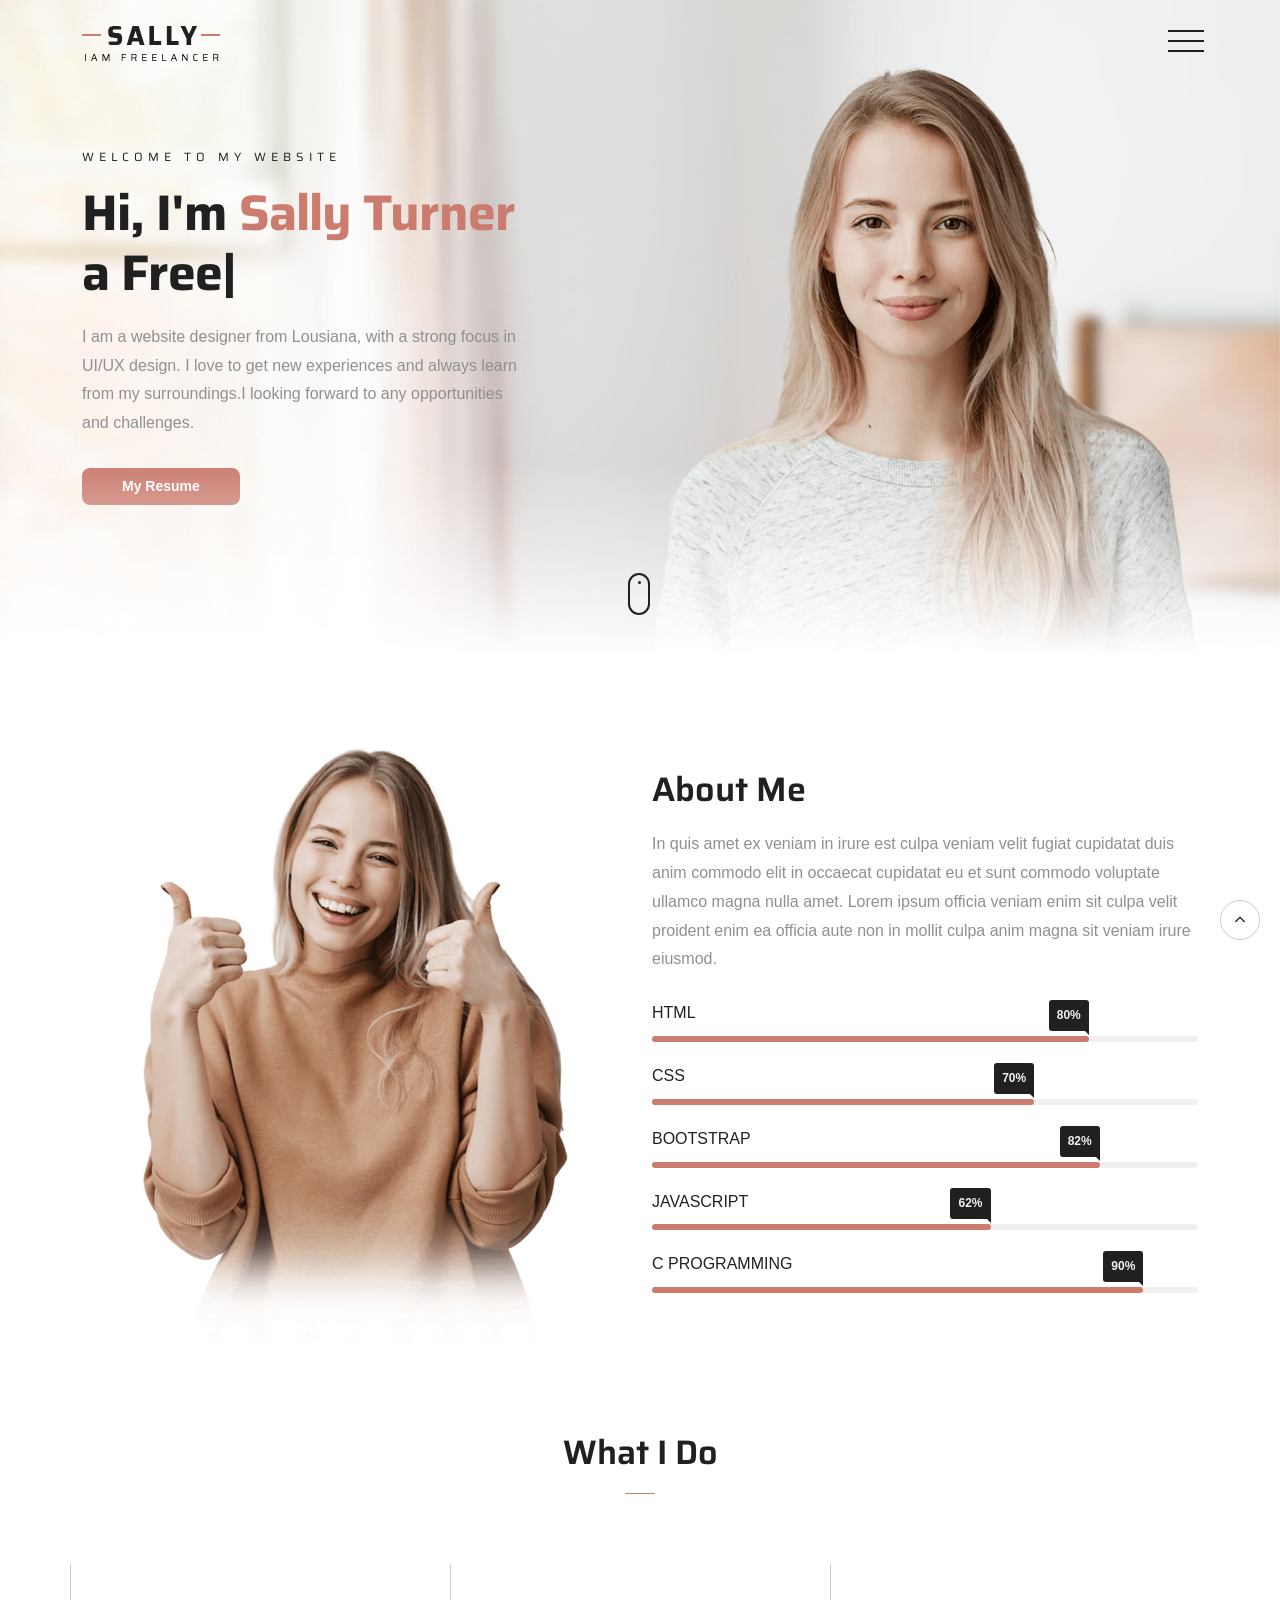
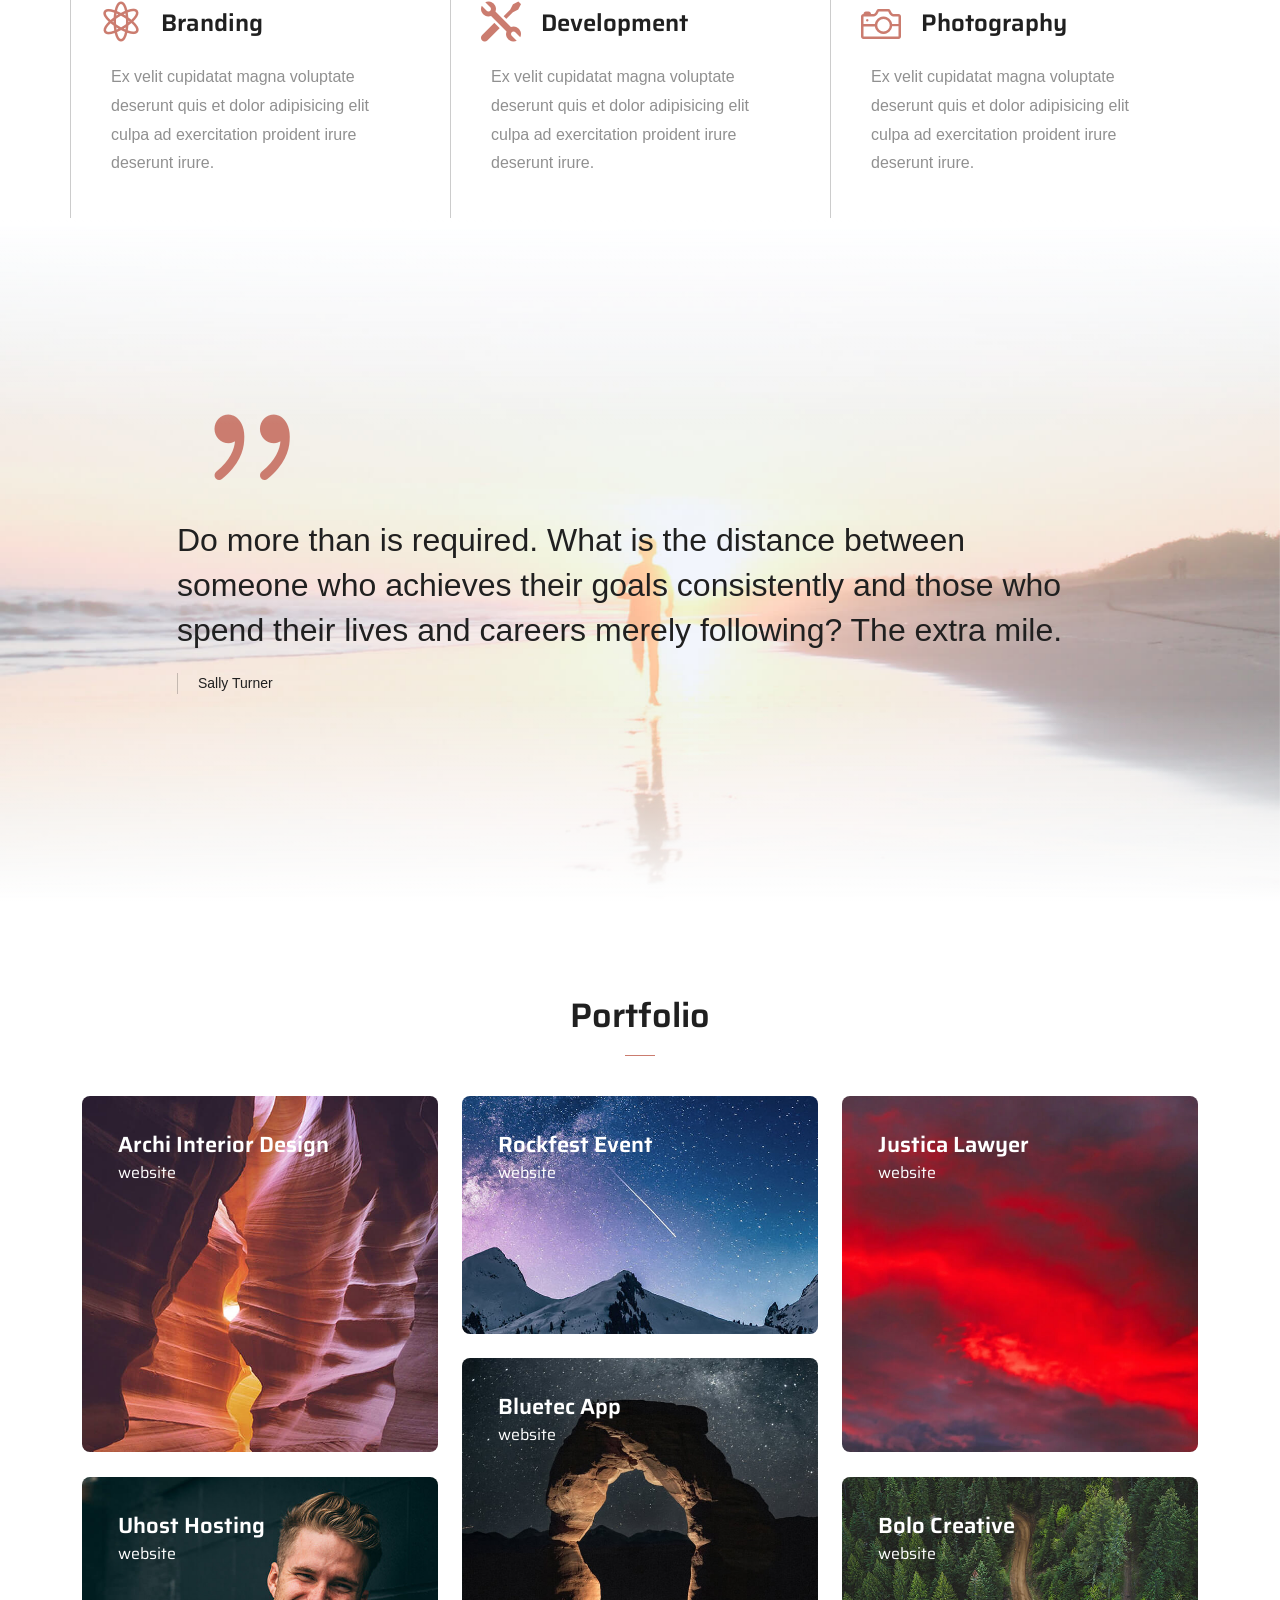
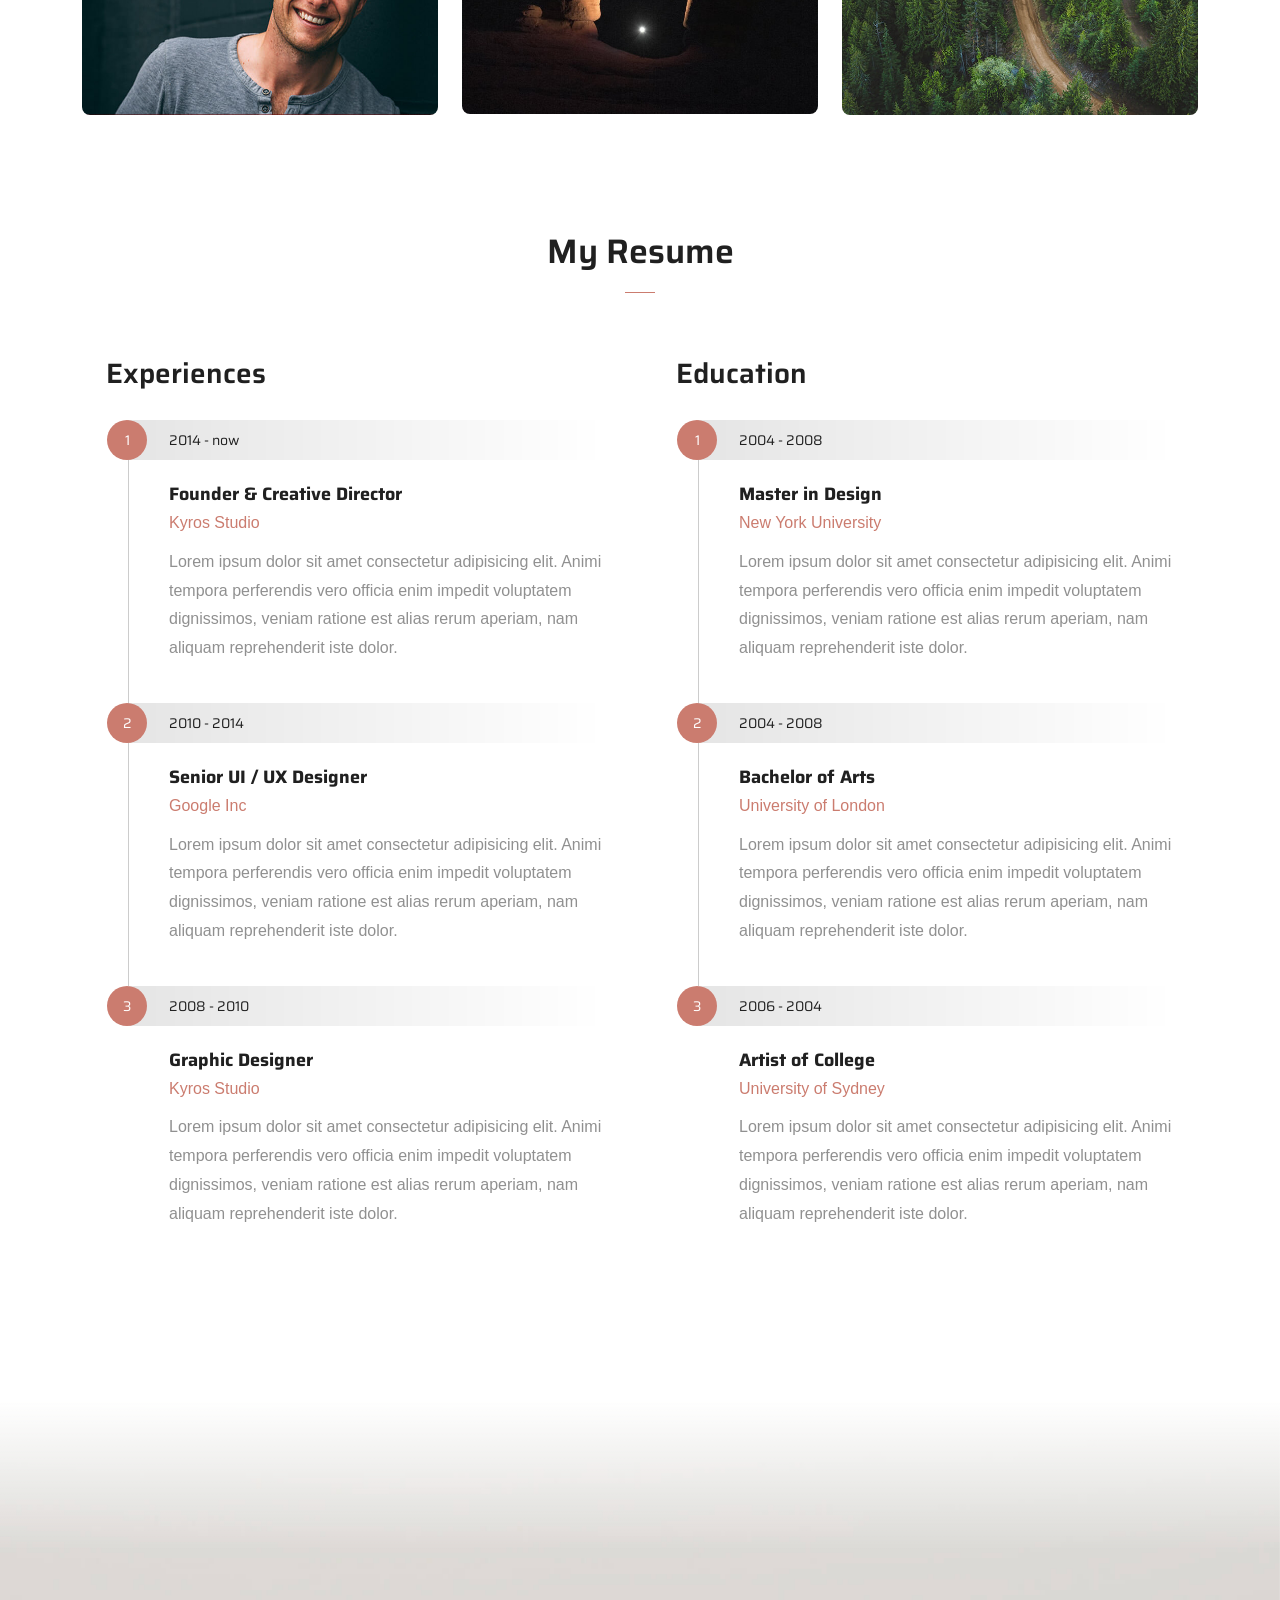
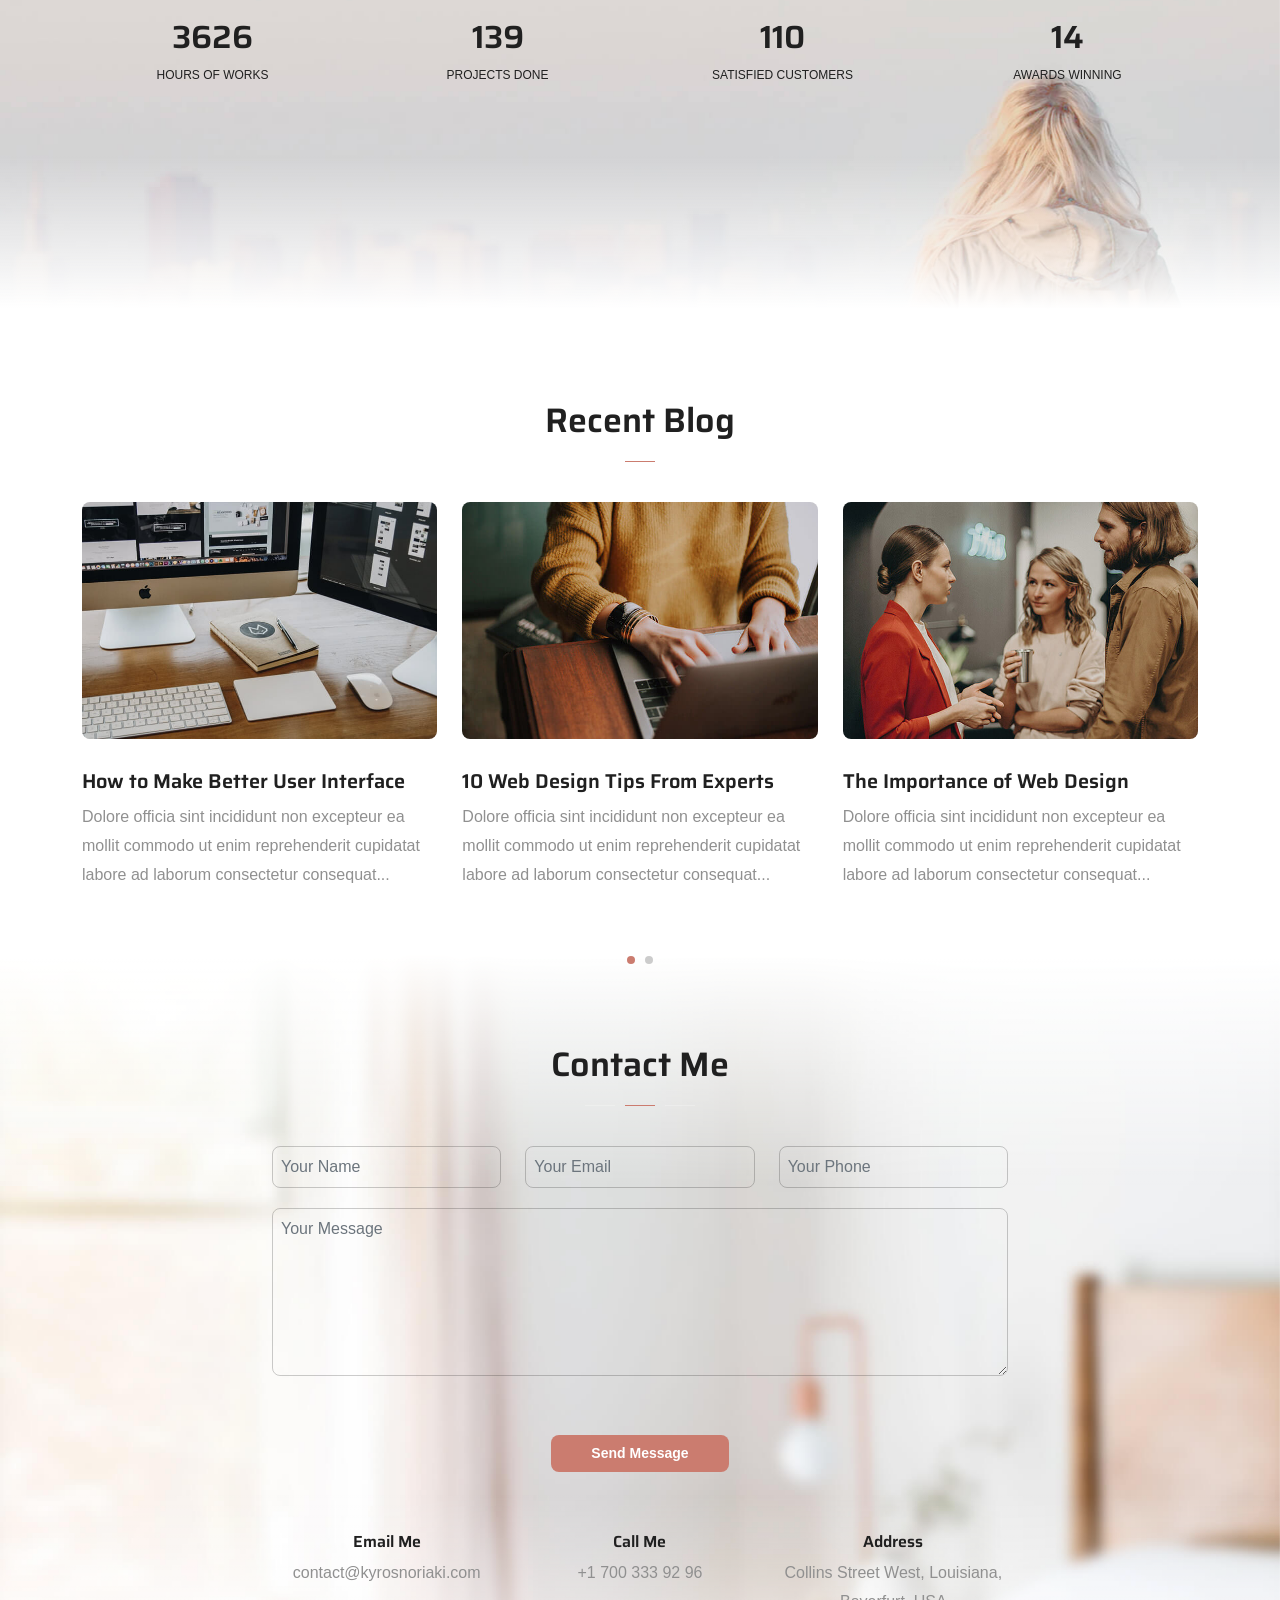
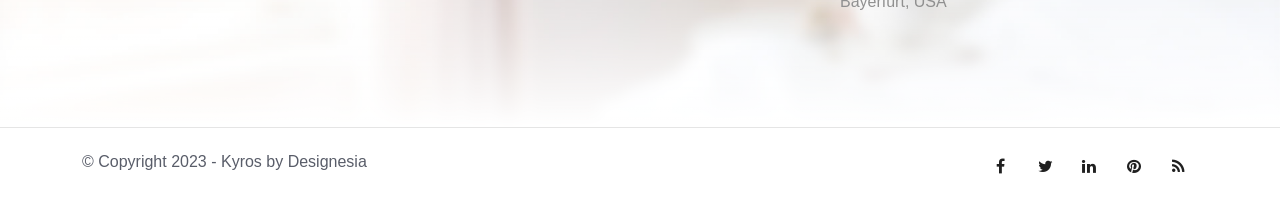
<file: index-v2-menu-reveal-light.html>
<!DOCTYPE html>
<html lang="zxx">

<head>
    <title>Kyros - Personal Website</title>
    <link rel="icon" href="images/icon.png" type="image/gif" sizes="16x16">
    <meta content="text/html;charset=utf-8" http-equiv="Content-Type">
    <meta content="width=device-width, initial-scale=1.0" name="viewport" />
    <meta content="Kyros - Personal Website" name="description" />
    <meta content="" name="keywords" />
    <meta content="" name="author" />
    <!-- CSS Files
    ================================================== -->
    <link href="css/bootstrap.min.css" rel="stylesheet" type="text/css" id="bootstrap" />
    <link href="css/plugins.css" rel="stylesheet" type="text/css" />
    <link href="css/style.css" rel="stylesheet" type="text/css" />
    <link href="css/custom-style-1.css" rel="stylesheet" type="text/css" />
    <style>
        :root {
            --primary-color: #CB7C6F;
            --primary-color-rgb: 203, 124, 111;
        }
    </style>
    <link href="css/coloring.css" rel="stylesheet" type="text/css" />
</head>

<body class="onepage">
    <div id="wrapper">
        <!-- header begin -->
        <header class="header-v2 transparent header-light">
            <div class="container">
                <div class="row">
                    <div class="col-md-12">
                        <div class="de-flex sm-pt10">
                            <div class="de-flex-col">
                                <div class="de-flex-col">
                                    <!-- logo begin -->
                                    <div id="logo">
                                        <a href="index.html">
                                            <img alt="" class="logo" src="images/logo-3.png" />
                                            <img alt="" class="logo-2" src="images/logo-3.png" />
                                        </a>
                                    </div>
                                    <!-- logo close -->
                                </div>
                            </div>
                            <div class="de-flex-col">
                                <div class="menu_side_area">
                                    <span id="de-menu-reveal">
                                        <span class="lt"></span>
                                        <span class="lm"></span>
                                        <span class="lb"></span>
                                    </span>
                                </div>
                            </div>
                        </div>
                    </div>
                </div>
            </div>
        </header>
        <!-- header close -->
        <div id="de-menu-container">
            <div class="mainmenu-v2-wrap">
                <ul id="mainmenu-v2">
                    <li><a class="active" href="#top">Home<span></span></a></li>
                    <li><a href="#section-about">About me<span></span></a></li>
                    <li><a href="#section-services">What I Do<span></span></a></li>
                    <li><a href="#section-portfolio">Portfolio<span></span></a></li>
                    <li><a href="#section-resume">My Resume<span></span></a></li>
                    <li><a href="#section-blog">Blog<span></span></a></li>
                    <li><a href="#section-contact">Contact Me<span></span></a></li>
                </ul>
            </div>
        </div>
        <!-- content begin -->
        <div class="no-bottom no-top" id="content">
            <div id="top"></div>

            <!-- page preloader begin -->
            <div id="preloader">
                <div class="preloader1"></div>
            </div>
            <!-- page preloader close -->
            
            <!-- float text begin -->
            <div class="float-text">
                <div class="de_social-icons">
                    <a href="#"><i class="fa fa-facebook fa-lg"></i></a>
                    <a href="#"><i class="fa fa-twitter fa-lg"></i></a>
                    <a href="#"><i class="fa fa-instagram fa-lg"></i></a>
                </div>
                <span>Follow Me</span>
            </div>
            <!-- float text close --> 

            <!-- load external content begin -->
            <div id="de_modal">
                <button class="button-close"></button>
                <div class="d-modal-loader"></div>
            </div>
             <!-- load external content close -->

            <section aria-label="section" class="jarallax no-top-md no-bottom sm-pt-120 overflow-hidden">
                <img src="images/background/l5.jpg" class="jarallax-img" alt="">
                <div class="container">
                        <div class="row align-items-center">
                            <div class="col-md-5">
                                <h5 class="s1 wow fadeInUp" data-wow-delay=".4s">Welcome to My Website</h5>
                                <div class="spacer-10"></div>
                                <div class="h1 wow fadeInUp" data-wow-delay=".6s">
                                    Hi, I'm <span class="id-color">Sally Turner</span><br>a
                                    <div class="typed-strings">
                                        <p>Freelancer.</p>
                                        <p>Designer.</p>
                                        <p>Illustrator.</p>
                                        <p>Photographer.</p>
                                    </div>
                                    <div class="typed"></div>
                                </div>
                                <p class="wow fadeInUp" data-wow-delay=".6s">
                                    I am a website designer from Lousiana, with a strong focus in UI/UX design. I love to get new experiences and always learn from my surroundings.I looking forward to any opportunities and challenges.
                                </p>
                                <div class="spacer-10"></div>
                                <a class="btn-main wow fadeInUp" data-wow-delay=".6s" href="#section-resume">My Resume</a>
                            </div>
                            <div class="col-md-6 offset-md-1 jarallax">
                                <img src="images/misc/2.png" class="img-fluid wow fadeInUp" data-wow-delay=".8s" alt="">
                            </div>
                        </div>
                    </div>
                <a href="#section-about" class="mouse-icon-click scroll-to wow fadeInUp" data-wow-delay=".8s">
                    <span class="mouse fadeScroll relative" data-scroll-speed="10">
                        <span class="scroll"></span>
                    </span>
                </a>
                <div class="de-gradient-edge-bottom"></div>
            </section>
            <section id="section-about" class="no-bottom">
                <div class="container relative">
                    <div class="row align-items-center">
                        <div class="col-md-6 wow fadeInUp">
                            <img src="images/misc/3.png" class="img-fluid" alt="">
                        </div>
                        <div class="col-md-6 wow fadeInUp" data-wow-delay=".2s">
                            <h2>About Me</h2>
                            <p>In quis amet ex veniam in irure est culpa veniam velit fugiat cupidatat duis anim commodo elit in occaecat cupidatat eu et sunt commodo voluptate ullamco magna nulla amet. Lorem ipsum officia veniam enim sit culpa velit proident enim ea officia aute non in mollit culpa anim magna sit veniam irure eiusmod.</p>

                            
                            <div class="d-skills-bar">
                              <div class="d-bar">
                                <div class="d-skill" data-value="80%">
                                    <div class="d-info">
                                      <span>HTML</span>
                                    </div>
                                    <div class="d-progress-line"><span class="d-fill-line"></span></div>
                                </div>

                                <div class="d-skill" data-value="70%">
                                    <div class="d-info">
                                      <span>CSS</span>
                                    </div>
                                    <div class="d-progress-line"><span class="d-fill-line"></span></div>
                                </div>

                                <div class="d-skill" data-value="82%">
                                    <div class="d-info">
                                      <span>BOOTSTRAP</span>
                                    </div>
                                    <div class="d-progress-line"><span class="d-fill-line"></span></div>
                                </div>

                                <div class="d-skill" data-value="62%">
                                    <div class="d-info">
                                      <span>JAVASCRIPT</span>
                                    </div>
                                    <div class="d-progress-line"><span class="d-fill-line"></span></div>
                                </div>

                                <div class="d-skill" data-value="90%">
                                    <div class="d-info">
                                      <span>C PROGRAMMING</span>
                                    </div>
                                    <div class="d-progress-line"><span class="d-fill-line"></span></div>
                                </div>

                                </div>
                            </div>
                        </div>  
                    </div>
                </div>
            </section>
            <section id="section-services" class="no-bottom">
                <div class="container relative">
                    <div class="row">
                        <div class="col-md-12 text-center wow fadeInUp">
                            <h2>What I Do</h2>
                            <div class="space-border"></div>
                        </div>
                        <div class="spacer-single"></div>
                        <div class="row g-0">
                            <div class="col-lg-4 wow fadeIn" data-wow-delay=".2s">
                                <div class="de_3d-box">
                                    <div class="d-inner">
                                        <i class="icon_genius id-color"></i>
                                        <div class="text">
                                            <h3>Branding</h3>
                                            Ex velit cupidatat magna voluptate deserunt quis et dolor adipisicing elit culpa ad exercitation proident irure deserunt irure.
                                        </div>
                                    </div>
                                </div>
                            </div>
                            <div class="col-lg-4 wow fadeIn" data-wow-delay=".4s">
                                <div class="de_3d-box">
                                    <div class="d-inner">
                                        <i class="icon_tools id-color"></i>
                                        <div class="text">
                                            <h3>Development</h3>
                                            Ex velit cupidatat magna voluptate deserunt quis et dolor adipisicing elit culpa ad exercitation proident irure deserunt irure.
                                        </div>
                                    </div>
                                </div>
                            </div>
                            <div class="col-lg-4 wow fadeIn" data-wow-delay=".6s">
                                <div class="de_3d-box">
                                    <div class="d-inner">
                                        <i class="icon_camera_alt id-color"></i>
                                        <div class="text">
                                            <h3>Photography</h3>
                                            Ex velit cupidatat magna voluptate deserunt quis et dolor adipisicing elit culpa ad exercitation proident irure deserunt irure.
                                        </div>
                                    </div>
                                </div>
                            </div>
                        </div>
                    </div>
                </div>
            </section>
            <section id="section-my-quote" aria-label="section" class="jarallax">
                <div class="de-gradient-edge-top"></div>
                <img src="images/background/l6.jpg" class="jarallax-img" alt="">
                <div class="container">
                    <div class="row align-items-center">
                        <div class="spacer-double"></div>
                        <div class="col-md-10 offset-md-1">
                            <blockquote class="q-big wow fadeIn" data-wow-duration="3s">
                                <i class="d-big icon_quotations"></i>
                                Do more than is required. What is the distance between someone who achieves their goals consistently and those who spend their lives and careers merely following? The extra mile.
                                <span class="d-quote-by">Sally Turner</span>
                            </blockquote>
                            <div class="spacer-double"></div>
                        </div>
                        <div class="spacer-double"></div>
                    </div>
                </div>
                <div class="de-gradient-edge-bottom"></div>
            </section>
            <section id="section-portfolio" class="no-bottom">
                <div class="container relative">
                    <div class="row">
                        <div class="col-md-12 text-center wow fadeInUp">
                            <h2>Portfolio</h2>
                            <div class="space-border"></div>
                        </div>
                    </div>
                    <div id="gallery" class="row sequence">
                        <div class="col-md-4 item">
                            <div class="de_modal wow" data-url="single-project.html">
                                <div class="card-image-1 mod-d" data-tilt>
                                    <div class="d-text">
                                        <h3>Archi Interior Design</h3>
                                        <h5 class="d-tag">website</h5>
                                    </div>
                                    <img src="images/gallery/1.jpg" class="img-fluid" alt="">
                                </div>
                            </div>
                        </div>
                        <div class="col-md-4 item">
                            <div class="de_modal wow" data-url="single-project.html">
                                <div class="card-image-1 mod-d" data-tilt>
                                    <div class="d-text">
                                        <h3>Rockfest Event</h3>
                                        <h5 class="d-tag">website</h5>
                                    </div>
                                    <img src="images/gallery/2.jpg" class="img-fluid" alt="">
                                </div>
                            </div>
                        </div>
                        <div class="col-md-4 item">
                            <div class="de_modal wow" data-url="single-project.html">
                                <div class="card-image-1 mod-d" data-tilt>
                                    <div class="d-text">
                                        <h3>Justica Lawyer</h3>
                                        <h5 class="d-tag">website</h5>
                                    </div>
                                    <img src="images/gallery/3.jpg" class="img-fluid" alt="">
                                </div>
                            </div>
                        </div>
                        <div class="col-md-4 item">
                            <div class="de_modal wow" data-url="single-project.html">
                                <div class="card-image-1 mod-d" data-tilt>
                                    <div class="d-text">
                                        <h3>Bluetec App</h3>
                                        <h5 class="d-tag">website</h5>
                                    </div>
                                    <img src="images/gallery/4.jpg" class="img-fluid" alt="">
                                </div>
                            </div>
                        </div>
                        <div class="col-md-4 item">
                            <div class="de_modal wow" data-url="single-project.html">
                                <div class="card-image-1 mod-d" data-tilt>
                                    <div class="d-text">
                                        <h3>Uhost Hosting</h3>
                                        <h5 class="d-tag">website</h5>
                                    </div>
                                    <img src="images/gallery/5.jpg" class="img-fluid" alt="">
                                </div>
                            </div>
                        </div>
                        <div class="col-md-4 item">
                            <div class="de_modal wow" data-url="single-project.html">
                                <div class="card-image-1 mod-d" data-tilt>
                                    <div class="d-text">
                                        <h3>Bolo Creative</h3>
                                        <h5 class="d-tag">website</h5>
                                    </div>
                                    <img src="images/gallery/6.jpg" class="img-fluid" alt="">
                                </div>
                            </div>
                        </div>
                    </div>
                </div>
            </section>
            <section id="section-resume">
                <div class="container relative">
                    <div class="row">
                        <div class="col-md-12 text-center wow fadeInUp">
                            <h2>My Resume</h2>
                            <div class="space-border"></div>
                        </div>
                    </div>
                    <div class="row gh-5">
                        <div class="col-lg-6 wow fadeInUp">
                            <div class="p-4">
                                <h3 class="s_border">Experiences</h3>
                                <ul class="d_timeline">
                                    <li class="d_timeline-item">
                                        <h3 class="d_timeline-title">2014 - now</h3>
                                        <p class="d_timeline-text"><span class="d_title">Founder &amp; Creative Director</span><span class="d_company">Kyros Studio</span>Lorem ipsum dolor sit amet consectetur adipisicing elit. Animi tempora perferendis vero officia enim impedit voluptatem dignissimos, veniam ratione est alias rerum aperiam, nam aliquam reprehenderit iste dolor.</p>
                                    </li>
                                    <li class="d_timeline-item">
                                        <h3 class="d_timeline-title">2010 - 2014</h3>
                                        <p class="d_timeline-text"><span class="d_title">Senior UI / UX Designer</span><span class="d_company">Google Inc</span>Lorem ipsum dolor sit amet consectetur adipisicing elit. Animi tempora perferendis vero officia enim impedit voluptatem dignissimos, veniam ratione est alias rerum aperiam, nam aliquam reprehenderit iste dolor.</p>
                                    </li>
                                    <li class="d_timeline-item">
                                        <h3 class="d_timeline-title">2008 - 2010</h3>
                                        <p class="d_timeline-text"><span class="d_title">Graphic Designer</span><span class="d_company">Kyros Studio</span>Lorem ipsum dolor sit amet consectetur adipisicing elit. Animi tempora perferendis vero officia enim impedit voluptatem dignissimos, veniam ratione est alias rerum aperiam, nam aliquam reprehenderit iste dolor.</p>
                                    </li>
                                </ul>
                            </div>
                        </div>
                        <div class="col-lg-6 wow fadeInUp">
                            <div class="p-4">
                                <h3 class="s_border">Education</h3>
                                <ul class="d_timeline">
                                    <li class="d_timeline-item">
                                        <h3 class="d_timeline-title">2004 - 2008</h3>
                                        <p class="d_timeline-text"><span class="d_title">Master in Design</span><span class="d_company">New York University</span>Lorem ipsum dolor sit amet consectetur adipisicing elit. Animi tempora perferendis vero officia enim impedit voluptatem dignissimos, veniam ratione est alias rerum aperiam, nam aliquam reprehenderit iste dolor.</p>
                                    </li>
                                    <li class="d_timeline-item">
                                        <h3 class="d_timeline-title">2004 - 2008</h3>
                                        <p class="d_timeline-text"><span class="d_title">Bachelor of Arts</span><span class="d_company">University of London</span>Lorem ipsum dolor sit amet consectetur adipisicing elit. Animi tempora perferendis vero officia enim impedit voluptatem dignissimos, veniam ratione est alias rerum aperiam, nam aliquam reprehenderit iste dolor.</p>
                                    </li>
                                    <li class="d_timeline-item">
                                        <h3 class="d_timeline-title">2006 - 2004</h3>
                                        <p class="d_timeline-text"><span class="d_title">Artist of College</span><span class="d_company">University of Sydney</span>Lorem ipsum dolor sit amet consectetur adipisicing elit. Animi tempora perferendis vero officia enim impedit voluptatem dignissimos, veniam ratione est alias rerum aperiam, nam aliquam reprehenderit iste dolor.</p>
                                    </li>
                                </ul>
                            </div>
                        </div>
                    </div>
                </div>
            </section>
            <section id="section-fun-facts" aria-label="section" class="jarallax">
                <div class="de-gradient-edge-top"></div>
                <img src="images/background/l7.jpg" class="jarallax-img" alt="">
                <div class="container">
                        <div class="row">
                            <div class="spacer-double"></div>
                            <div class="spacer-double"></div>
                            <div class="col-md-3 wow fadeIn" data-wow-delay="0">
                                <div class="de_count text-center">
                                    <h3 class="timer" data-to="8240" data-speed="2500">0</h3>
                                    <span>Hours of Works</span>
                                </div>
                            </div>

                            <div class="col-md-3 wow fadeIn" data-wow-delay=".25s">
                                <div class="de_count text-center">
                                    <h3 class="timer" data-to="315" data-speed="2500">0</h3>
                                    <span>Projects Done</span>
                                </div>
                            </div>

                            <div class="col-md-3 wow fadeIn" data-wow-delay=".5s">
                                <div class="de_count text-center">
                                    <h3 class="timer" data-to="250" data-speed="2500">0</h3>
                                    <span>Satisfied Customers</span>
                                </div>
                            </div>

                            <div class="col-md-3 wow fadeIn" data-wow-delay=".75s">
                                <div class="de_count text-center">
                                    <h3 class="timer" data-to="32" data-speed="2500">0</h3>
                                    <span>Awards Winning</span>
                                </div>
                            </div>
                            <div class="spacer-double"></div>
                            <div class="spacer-double"></div>
                        </div>
                    </div>
                <div class="de-gradient-edge-bottom"></div>
            </section>
            <section id="section-blog" class="no-bottom">
                <div class="container relative">
                    <div class="row">
                        <div class="col-md-12 text-center wow fadeInUp">
                            <h2>Recent Blog</h2>
                            <div class="space-border"></div>
                        </div>
                    </div>
                    <div id="carousel-blog" class="owl-carousel wow fadeInUp">
                        <div class="bloglist item">
                            <div class="post-content">
                                <div class="post-image">
                                    <div class="de_modal" data-url="single-blog.html"><img alt="" src="images/blog/1.jpg" class="lazy"></div>
                                </div>
                                <div class="post-text">
                                    <h4 class="de_modal" data-url="single-blog.html">How to Make Better User Interface</h4>
                                    <p>Dolore officia sint incididunt non excepteur ea mollit commodo ut enim reprehenderit cupidatat labore ad laborum consectetur consequat...</p>
                                </div>
                            </div>
                        </div>
                        <div class="bloglist item">
                            <div class="post-content">
                                <div class="post-image">
                                    <div class="de_modal" data-url="single-blog.html"><img alt="" src="images/blog/2.jpg" class="lazy"></div>
                                </div>
                                <div class="post-text">
                                    <h4 class="de_modal" data-url="single-blog.html">10 Web Design Tips From Experts</h4>
                                    <p>Dolore officia sint incididunt non excepteur ea mollit commodo ut enim reprehenderit cupidatat labore ad laborum consectetur consequat...</p>
                                </div>
                            </div>
                        </div>
                        <div class="bloglist item">
                            <div class="post-content">
                                <div class="post-image">
                                    <div class="de_modal" data-url="single-blog.html"><img alt="" src="images/blog/3.jpg" class="lazy"></div>
                                </div>
                                <div class="post-text">
                                    <h4 class="de_modal" data-url="single-blog.html">The Importance of Web Design</h4>
                                    <p>Dolore officia sint incididunt non excepteur ea mollit commodo ut enim reprehenderit cupidatat labore ad laborum consectetur consequat...</p>
                                </div>
                            </div>
                        </div>
                        <div class="bloglist item">
                            <div class="post-content">
                                <div class="post-image">
                                    <div class="de_modal" data-url="single-blog.html"><img alt="" src="images/blog/4.jpg" class="lazy"></div>
                                </div>
                                <div class="post-text">
                                    <h4 class="de_modal" data-url="single-blog.html">10 Web Design Tips From Experts</h4>
                                    <p>Dolore officia sint incididunt non excepteur ea mollit commodo ut enim reprehenderit cupidatat labore ad laborum consectetur consequat...</p>
                                </div>
                            </div>
                        </div>
                        <div class="bloglist item">
                            <div class="post-content">
                                <div class="post-image">
                                    <div class="de_modal" data-url="single-blog.html"><img alt="" src="images/blog/5.jpg" class="lazy"></div>
                                </div>
                                <div class="post-text">
                                    <h4 class="de_modal" data-url="single-blog.html">The Importance of Web Design</h4>
                                    <p>Dolore officia sint incididunt non excepteur ea mollit commodo ut enim reprehenderit cupidatat labore ad laborum consectetur consequat...</p>
                                </div>
                            </div>
                        </div>
                        <div class="bloglist item">
                            <div class="post-content">
                                <div class="post-image">
                                    <div class="de_modal" data-url="single-blog.html"><img alt="" src="images/blog/6.jpg" class="lazy"></div>
                                </div>
                                <div class="post-text">
                                    <h4 class="de_modal" data-url="single-blog.html">Tips for Healthy Teeth<span></span></h4>
                                    <p>Dolore officia sint incididunt non excepteur ea mollit commodo ut enim reprehenderit cupidatat labore ad laborum consectetur consequat...</p>
                                </div>
                            </div>
                        </div>
                    </div>
                </div>
            </section>
            <section id="section-contact" class="jarallax">
                <div class="de-gradient-edge-top"></div>
                <img src="images/background/l5.jpg" class="jarallax-img" alt="">
                <div class="container z-index-1000">
                    <div class="row">
                        <div class="col-md-12 text-center wow fadeInUp">
                            <h2>Contact Me</h2>
                            <div class="space-border"></div>
                        </div>
                        <div class="col-lg-8 offset-lg-2 wow fadeInUp">
                            <div class="contact_form_wrapper">
                                <form name="contactForm" id="contact_form" class="form-border" method="post" action="#">
                                    <div class="row">
                                        <div class="col-md-4">
                                            <div class="field-set">
                                                <input type="text" name="Name" id="name" class="form-control" placeholder="Your Name" required>
                                            </div>
                                        </div>
                                        <div class="col-md-4">
                                            <div class="field-set">
                                                <input type="text" name="Email" id="email" class="form-control" placeholder="Your Email" required>
                                            </div>
                                        </div>
                                        <div class="col-md-4">
                                            <div class="field-set">
                                                <input type="text" name="phone" id="phone" class="form-control" placeholder="Your Phone" required>
                                            </div>
                                        </div>
                                    </div>
                                    <div class="text-center">
                                        <div class="field-set">
                                            <textarea name="message" id="message" class="form-control" placeholder="Your Message" required></textarea>
                                        </div>
                                        <div class="g-recaptcha" data-sitekey="copy-your-site-key-here"></div>
                                        <div id='submit' class="mt10">
                                            <input type='submit' id='send_message' value='Send Message' class="btn-main">
                                        </div>

                                        <div id="success_message" class='success'>
                                            Your message has been sent successfully. Refresh this page if you want to send more messages.
                                        </div>
                                        <div id="error_message" class='error'>
                                            Sorry there was an error sending your form.
                                        </div>

                                    </div>
                                </form>
                            </div>
                            <div class="spacer-double"></div>
                            <div class="row text-center wow fadeInUp">
                                <div class="col-md-4">
                                    <div class="wm-1"></div>
                                    <h6>Email Me</h6>
                                    <p>contact@kyrosnoriaki.com</p>
                                </div>
                                <div class="col-md-4">
                                    <div class="wm-1"></div>
                                    <h6>Call Me</h6>
                                    <p>+1 700 333 92 96</p>
                                </div>
                                <div class="col-md-4">
                                    <div class="wm-1"></div>
                                    <h6>Address</h6>
                                    <p>Collins Street West, Louisiana, Bayerfurt, USA</p>
                                </div>
                            </div>
                        </div>
                    </div>
                </div>
                <div class="de-gradient-edge-bottom"></div>
            </section>
        </div>
        <!-- content close -->
        <a href="#" id="back-to-top"></a>
        <!-- footer begin -->
        <footer>
            <div class="container">
                <div class="row">
                    <div class="col-md-6">
                        <a href="index.html">
                            <span class="copy">&copy; Copyright 2023 - Kyros by Designesia</span>
                        </a>
                    </div>
                    <div class="col-md-6">
                        <div class="social-icons">
                            <a href="#"><i class="fa fa-facebook fa-lg"></i></a>
                            <a href="#"><i class="fa fa-twitter fa-lg"></i></a>
                            <a href="#"><i class="fa fa-linkedin fa-lg"></i></a>
                            <a href="#"><i class="fa fa-pinterest fa-lg"></i></a>
                            <a href="#"><i class="fa fa-rss fa-lg"></i></a>
                        </div>
                    </div>
                </div>
            </div>
        </footer>
        <!-- footer close -->
    </div>
    <!-- Javascript Files
    ================================================== -->
    <script src="js/plugins.js"></script>
    <script src="js/designesia.js"></script>
    <script src='https://www.google.com/recaptcha/api.js' async defer></script>
    <script src="form.js"></script>
    <script>
    jQuery(document).ready(function() {
        $(function() {
            // jquery typed plugin
            $(".typed").typed({
                stringsElement: $('.typed-strings'),
                typeSpeed: 100,
                backDelay: 500,
                loop: true,
                contentType: 'html', // or text
                // defaults to false for infinite loop
                loopCount: false,
                callback: function() { null; },
                resetCallback: function() { newTyped(); }
            });
        });
    });
    </script>
</body>

</html>
</file>
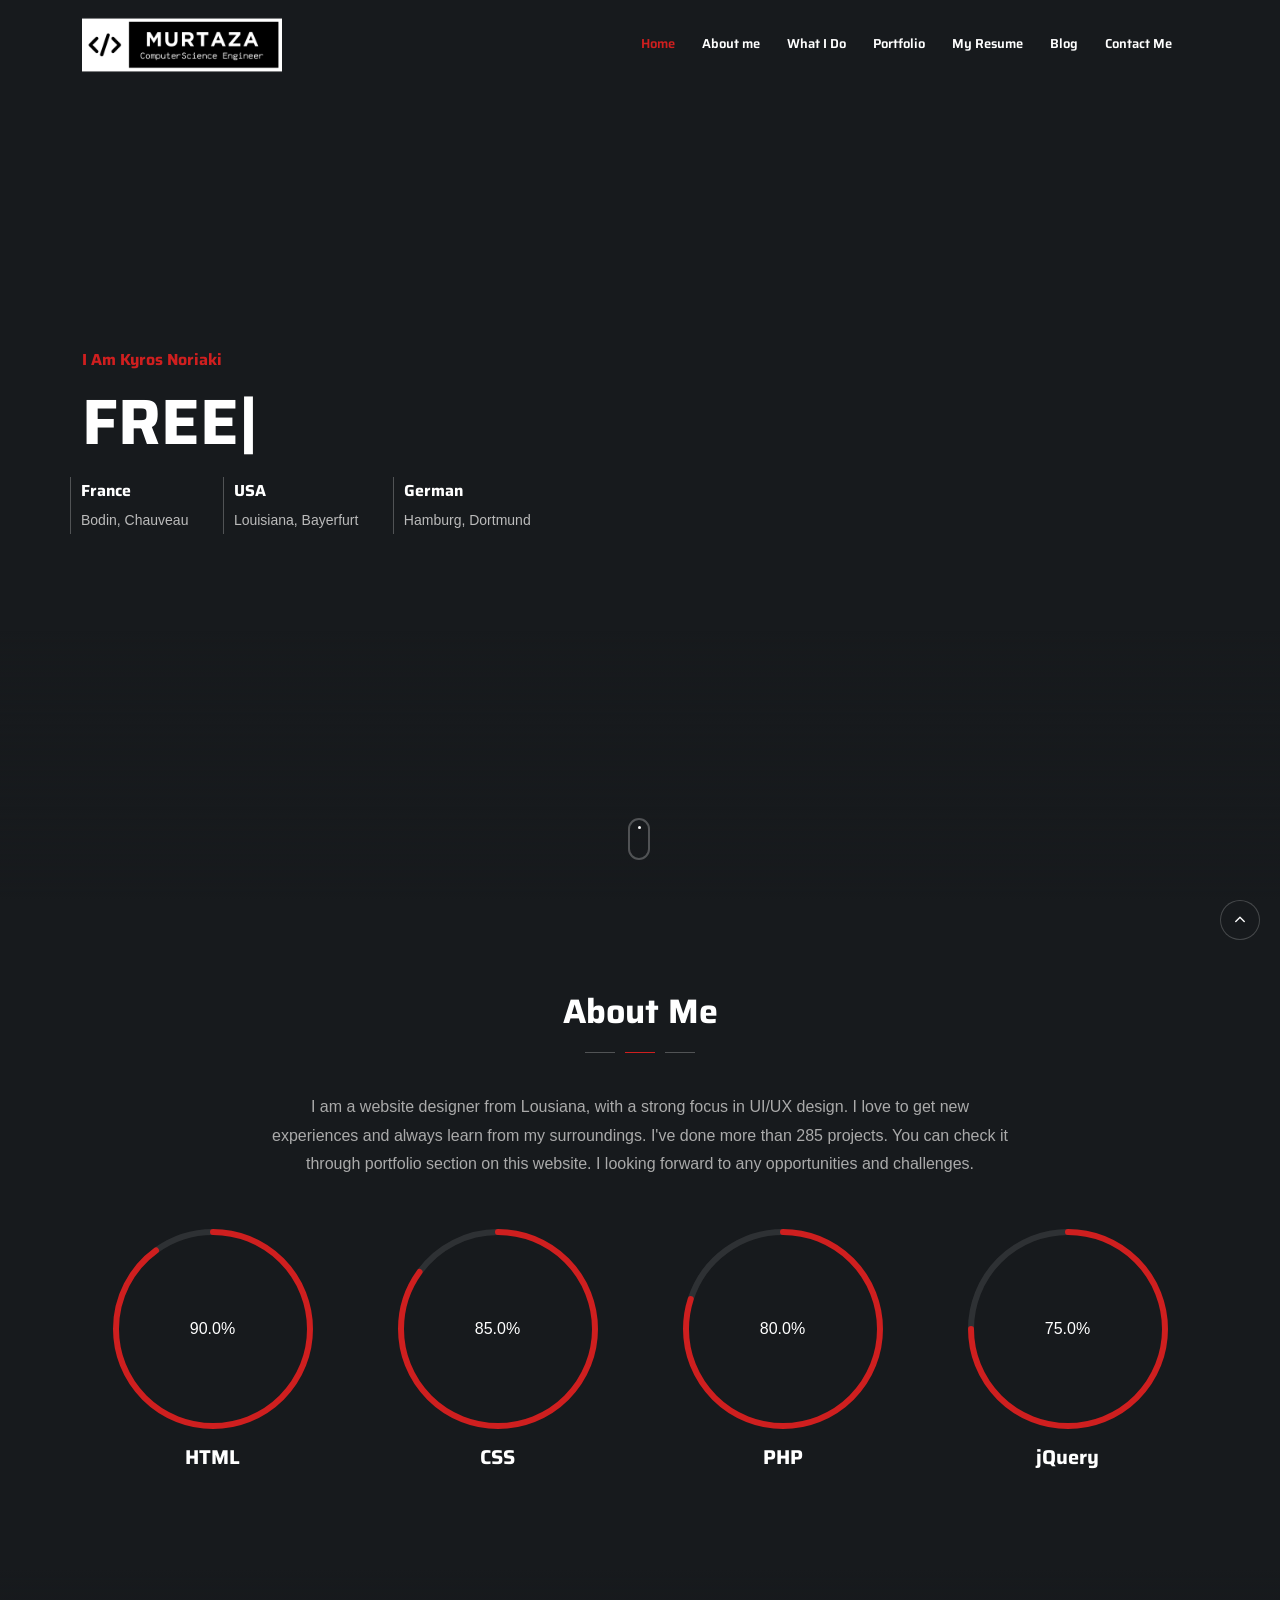
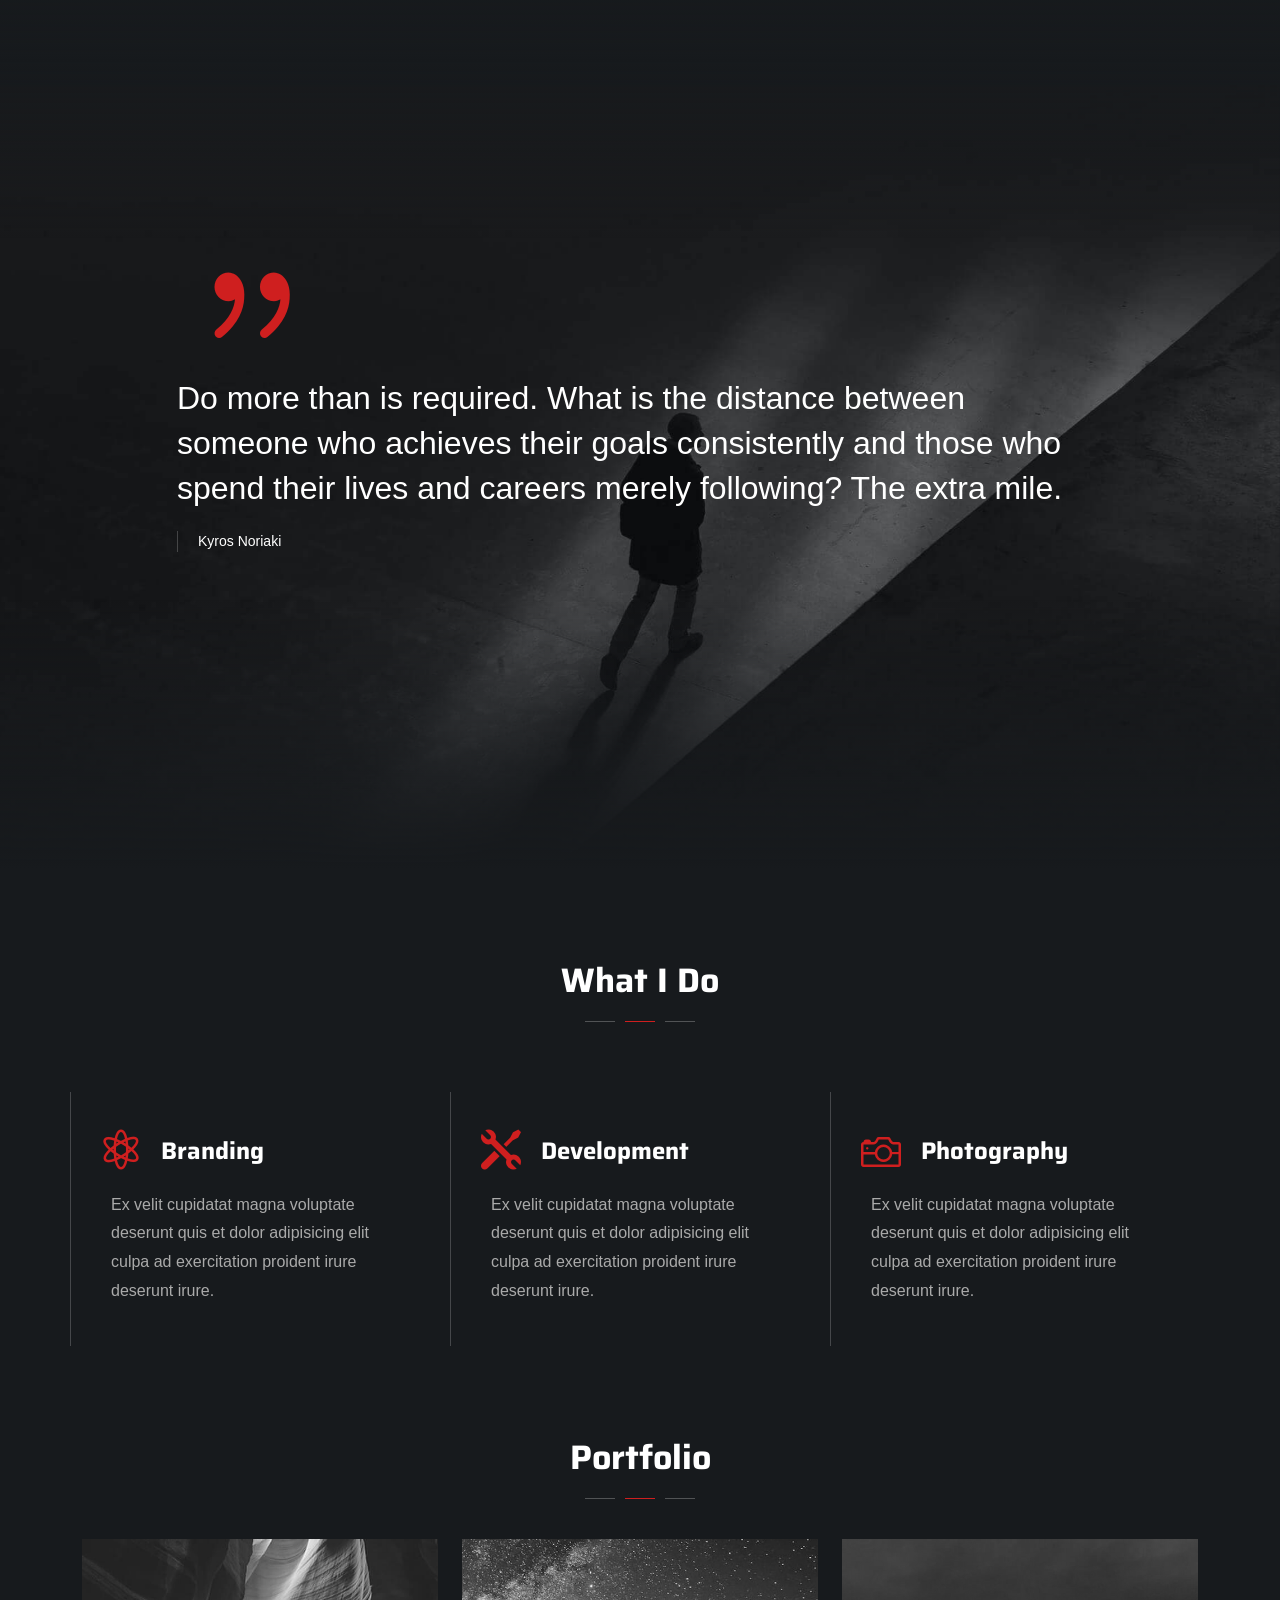
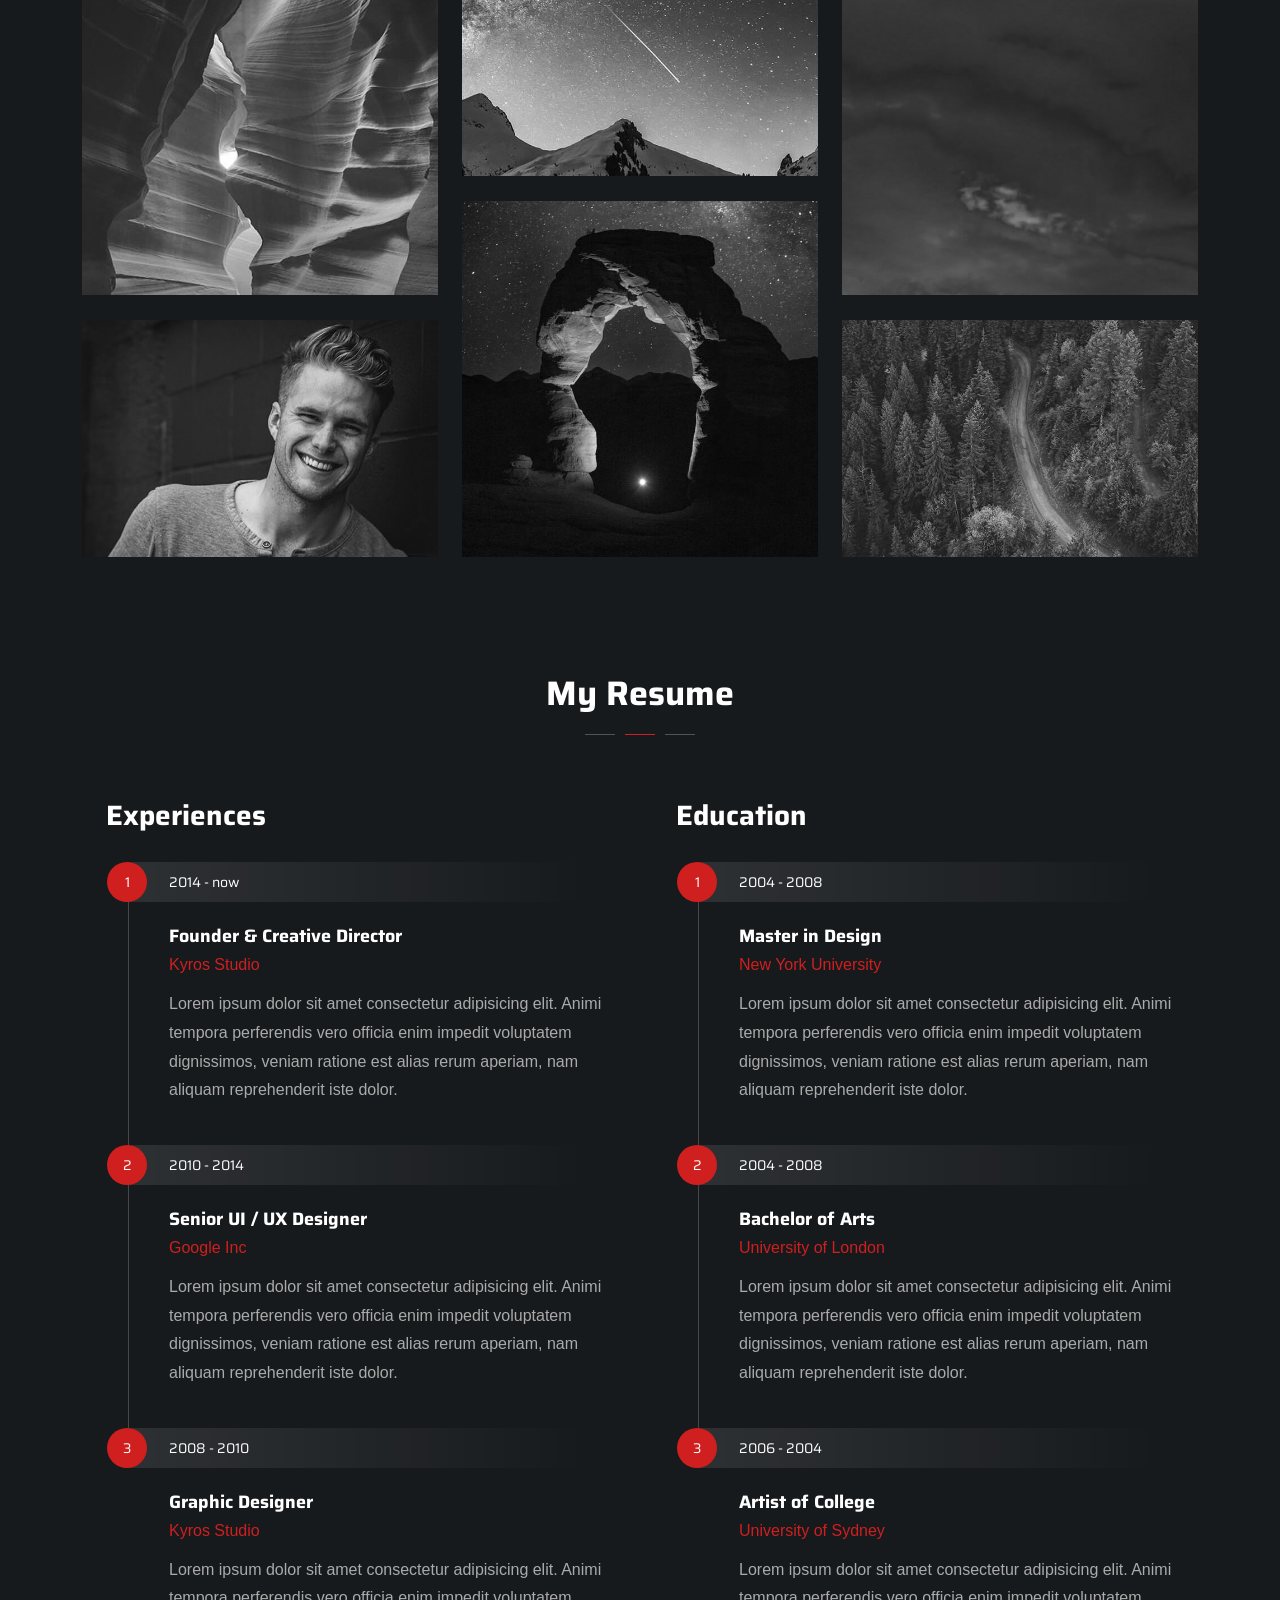
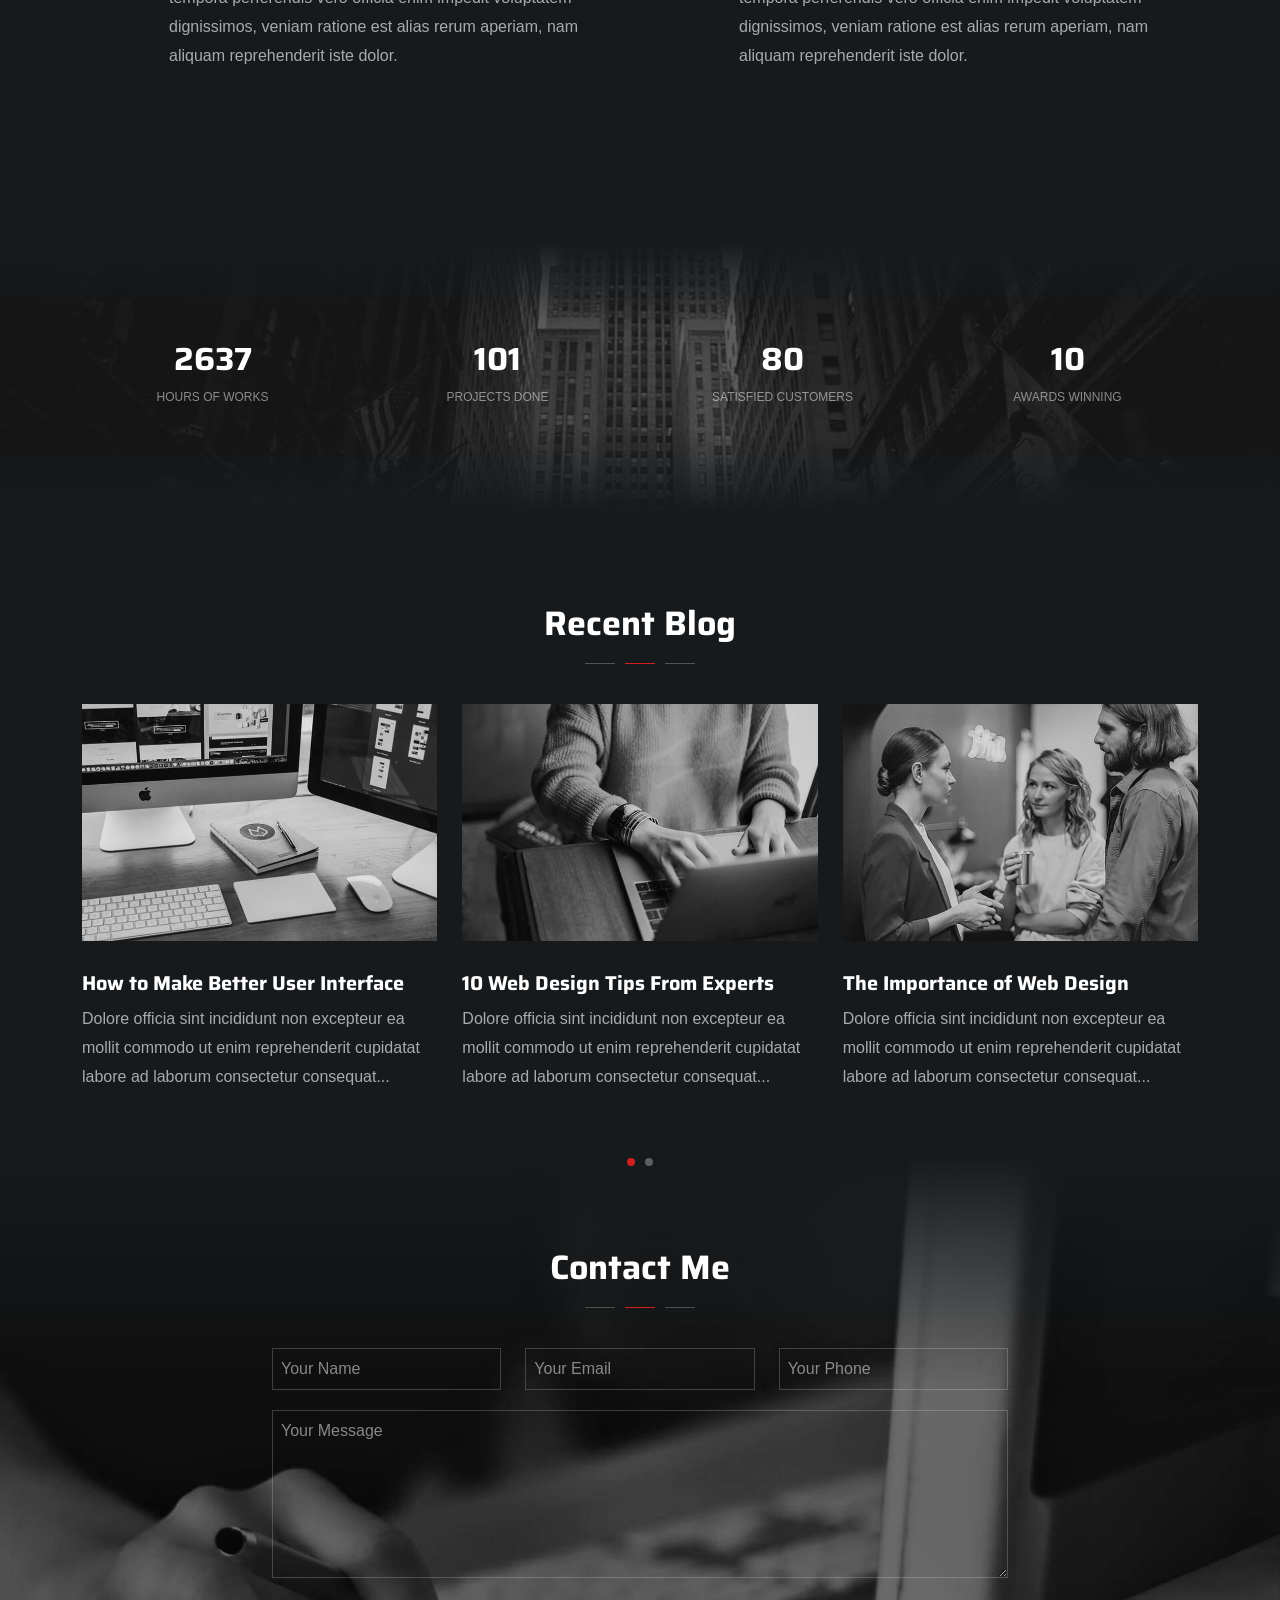
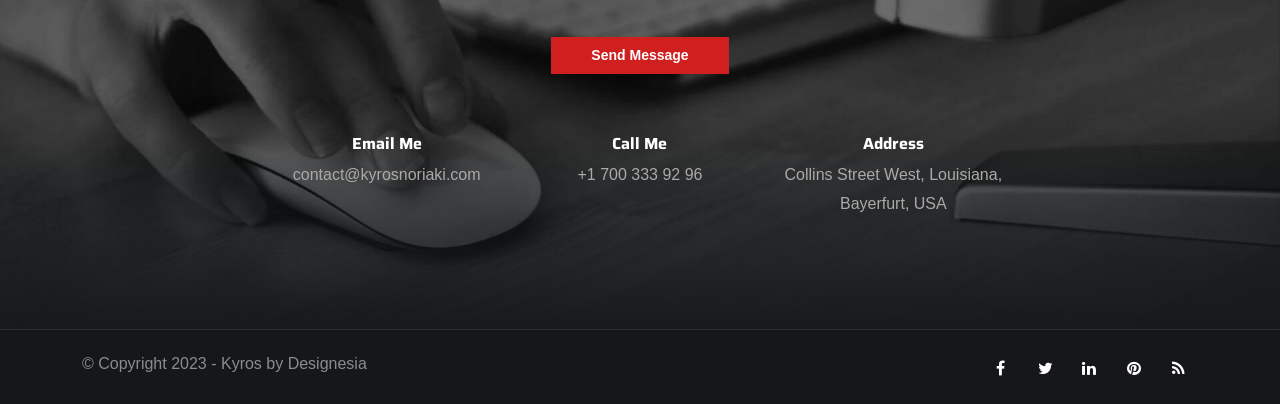
<file: index-video-background.html>
<!DOCTYPE html>
<html lang="zxx">

<head>
    <title>Kyros - Personal Website</title>
    <link rel="icon" href="images/icon.png" type="image/gif" sizes="16x16">
    <meta content="text/html;charset=utf-8" http-equiv="Content-Type">
    <meta content="width=device-width, initial-scale=1.0" name="viewport" />
    <meta content="Kyros - Personal Website" name="description" />
    <meta content="" name="keywords" />
    <meta content="" name="author" />
    <!-- CSS Files
    ================================================== -->
    <link href="css/bootstrap.min.css" rel="stylesheet" type="text/css" id="bootstrap" />
    <link href="css/plugins.css" rel="stylesheet" type="text/css" />
    <link href="css/style.css" rel="stylesheet" type="text/css" />
    <style>
        :root {
            --primary-color: #CF1F1F;
            --primary-color-rgb: 207, 31, 31;
        }
    </style>
    <link href="css/coloring.css" rel="stylesheet" type="text/css" />
</head>

<body class="onepage dark-scheme">
    <div id="wrapper">
        <!-- header begin -->
        <header class="transparent">
            <div class="container">
                <div class="row">
                    <div class="col-md-12">
                        <div class="de-flex sm-pt10">
                            <div class="de-flex-col">
                                <div class="de-flex-col">
                                    <!-- logo begin -->
                                    <div id="logo">
                                        <a href="index.html">
                                            <img alt="" class="logo" src="images/logo.png" />
                                            <img alt="" class="logo-2" src="images/logo.png" />
                                        </a>
                                    </div>
                                    <!-- logo close -->
                                </div>
                            </div>
                            <div class="de-flex-col header-col-right">
                                <ul id="mainmenu">
                                    <li><a class="active" href="#top">Home<span></span></a></li>
                                    <li><a href="#section-about">About me<span></span></a></li>
                                    <li><a href="#section-services">What I Do<span></span></a></li>
                                    <li><a href="#section-portfolio">Portfolio<span></span></a></li>
                                    <li><a href="#section-resume">My Resume<span></span></a></li>
                                    <li><a href="#section-blog">Blog<span></span></a></li>
                                    <li><a href="#section-contact">Contact Me<span></span></a></li>
                                </ul>
                                <div class="menu_side_area">
                                    <span id="menu-btn"></span>
                                </div>
                            </div>
                        </div>
                    </div>
                </div>
            </div>
        </header>
        <!-- header close -->
        <!-- content begin -->
        <div class="no-bottom no-top" id="content">
            <div id="top"></div>

            <!-- page preloader begin -->
            <div id="preloader">
                <div class="preloader1"></div>
            </div>
            <!-- page preloader close -->
            
            <!-- float text begin -->
            <div class="float-text">
                <div class="de_social-icons">
                    <a href="#"><i class="fa fa-facebook fa-lg"></i></a>
                    <a href="#"><i class="fa fa-twitter fa-lg"></i></a>
                    <a href="#"><i class="fa fa-instagram fa-lg"></i></a>
                </div>
                <span>Follow Me</span>
            </div>
            <!-- float text close --> 

            <!-- load external content begin -->
            <div id="de_modal">
                <button class="button-close"></button>
                <div class="d-modal-loader"></div>
            </div>
             <!-- load external content close -->

            <section class="no-top no-bottom jarallax position-relative" aria-label="section" data-video-src="mp4:video/local-video-1.mp4">
                <div class="v-center">
                    <div class="container">
                        <div class="row align-items-center">
                            <div class="col-md-12">
                                <h6 class="wow fadeInUp" data-wow-delay=".4s"><span class="id-color">I Am Kyros Noriaki</span></h6>
                                <div class="spacer-10"></div>
                                <div class="h1_big text-white wow fadeInUp" data-wow-delay=".6s">
                                    <div class="typed-strings">
                                        <p>Freelancer</p>
                                        <p>Programmer</p>
                                        <p>Photographer</p>
                                    </div>
                                    <div class="typed"></div>
                                </div>
                            </div>
                            <div class="spacer-20"></div>
                            <ul class="list_location wow fadeInUp" data-wow-delay=".8s">
                                <li><span>France</span>Bodin, Chauveau</li>
                                <li><span>USA</span>Louisiana, Bayerfurt</li>
                                <li><span>German</span>Hamburg, Dortmund</li>
                            </ul>
                        </div>
                    </div>
                </div>
                <a href="#section-about" class="mouse-icon-click scroll-to wow fadeInUp" data-wow-delay=".8s">
                    <span class="mouse fadeScroll relative" data-scroll-speed="10">
                        <span class="scroll"></span>
                    </span>
                </a>
                <div class="de-gradient-edge-bottom"></div>
            </section>
            <section id="section-about">
                <div class="container relative">
                    <div class="row">
                        <div class="col-md-12 text-center wow fadeInUp">
                            <h2>About Me</h2>
                            <div class="space-border"></div>
                        </div>
                        <div class="col-md-8 offset-md-2 text-center wow fadeInUp">
                            <p>I am a website designer from Lousiana, with a strong focus in UI/UX design. I love to get new experiences and always learn from my surroundings. I've done more than 285 projects. You can check it through portfolio section on
                                this website. I looking forward to any opportunities and challenges. </p>
                        </div>
                        <div class="spacer-single"></div>
                        <div class="col-lg-3 position-relative wow fadeIn" data-wow-delay=".2s">
                            <div class="position-relative">
                                <div class="progressbar" data-animate="false">
                                    <div class="circle" data-percent="90">
                                        <div></div>
                                    </div>
                                    <h4>HTML</h4>
                                </div>
                            </div>
                        </div>
                        <div class="col-lg-3 position-relative wow fadeIn" data-wow-delay=".4s">
                            <div class="position-relative">
                                <div class="progressbar" data-animate="false">
                                    <div class="circle" data-percent="85">
                                        <div></div>
                                    </div>
                                    <h4>CSS</h4>
                                </div>
                            </div>
                        </div>
                        <div class="col-lg-3 position-relative wow fadeIn" data-wow-delay=".6s">
                            <div class="position-relative">
                                <div class="progressbar" data-animate="false">
                                    <div class="circle" data-percent="80">
                                        <div></div>
                                    </div>
                                    <h4>PHP</h4>
                                </div>
                            </div>
                        </div>
                        <div class="col-lg-3 position-relative wow fadeIn" data-wow-delay=".8s">
                            <div class="position-relative">
                                <div class="progressbar" data-animate="false">
                                    <div class="circle" data-percent="75">
                                        <div></div>
                                    </div>
                                    <h4>jQuery</h4>
                                </div>
                            </div>
                        </div>
                    </div>
                </div>
            </section>
            <section id="section-my-quote" aria-label="section" class="jarallax no-top no-bottom">
                <div class="de-gradient-edge-top"></div>
                <img src="images/background/2.jpg" class="jarallax-img" alt="">
                <div class="v-center">
                    <div class="container">
                        <div class="row align-items-center">
                            <div class="col-md-10 offset-md-1">
                                <blockquote class="q-big wow fadeIn" data-wow-duration="3s">
                                    <i class="d-big icon_quotations"></i>
                                    Do more than is required. What is the distance between someone who achieves their goals consistently and those who spend their lives and careers merely following? The extra mile.
                                    <span class="d-quote-by">Kyros Noriaki</span>
                                </blockquote>
                                <div class="spacer-double"></div>
                            </div>
                        </div>
                    </div>
                </div>
                <div class="de-gradient-edge-bottom"></div>
            </section>
            <section id="section-services" class="no-bottom">
                <div class="container relative">
                    <div class="row">
                        <div class="col-md-12 text-center wow fadeInUp">
                            <h2>What I Do</h2>
                            <div class="space-border"></div>
                        </div>
                        <div class="spacer-single"></div>
                        <div class="row g-0">
                            <div class="col-lg-4 wow fadeIn" data-wow-delay=".2s">
                                <div class="de_3d-box">
                                    <div class="d-inner">
                                        <i class="icon_genius id-color"></i>
                                        <div class="text">
                                            <h3>Branding</h3>
                                            Ex velit cupidatat magna voluptate deserunt quis et dolor adipisicing elit culpa ad exercitation proident irure deserunt irure.
                                        </div>
                                    </div>
                                </div>
                            </div>
                            <div class="col-lg-4 wow fadeIn" data-wow-delay=".4s">
                                <div class="de_3d-box">
                                    <div class="d-inner">
                                        <i class="icon_tools id-color"></i>
                                        <div class="text">
                                            <h3>Development</h3>
                                            Ex velit cupidatat magna voluptate deserunt quis et dolor adipisicing elit culpa ad exercitation proident irure deserunt irure.
                                        </div>
                                    </div>
                                </div>
                            </div>
                            <div class="col-lg-4 wow fadeIn" data-wow-delay=".6s">
                                <div class="de_3d-box">
                                    <div class="d-inner">
                                        <i class="icon_camera_alt id-color"></i>
                                        <div class="text">
                                            <h3>Photography</h3>
                                            Ex velit cupidatat magna voluptate deserunt quis et dolor adipisicing elit culpa ad exercitation proident irure deserunt irure.
                                        </div>
                                    </div>
                                </div>
                            </div>
                        </div>
                    </div>
                </div>
            </section>
            <section id="section-portfolio" class="no-bottom">
                <div class="container relative">
                    <div class="row">
                        <div class="col-md-12 text-center wow fadeInUp">
                            <h2>Portfolio</h2>
                            <div class="space-border"></div>
                        </div>
                    </div>
                    <div id="gallery" class="row sequence">
                        <div class="col-md-4 item">
                            <div class="de_modal wow" data-url="single-project.html">
                                <div class="card-image-1 mod-c" data-tilt>
                                    <div class="d-text">
                                        <h3>Single Image</h3>
                                        <h5 class="d-tag">website</h5>
                                    </div>
                                    <img src="images/gallery/1.jpg" class="img-fluid" alt="">
                                </div>
                            </div>
                        </div>
                        <div class="col-md-4 item">
                            <div class="de_modal wow" data-url="single-project-2.html">
                                <div class="card-image-1 mod-c" data-tilt>
                                    <div class="d-text">
                                        <h3>Multiple Images</h3>
                                        <h5 class="d-tag">website</h5>
                                    </div>
                                    <img src="images/gallery/2.jpg" class="img-fluid" alt="">
                                </div>
                            </div>
                        </div>
                        <div class="col-md-4 item">
                            <div class="de_modal wow" data-url="single-project-3.html">
                                <div class="card-image-1 mod-c" data-tilt>
                                    <div class="d-text">
                                        <h3>Self Hosted Video</h3>
                                        <h5 class="d-tag">website</h5>
                                    </div>
                                    <img src="images/gallery/3.jpg" class="img-fluid" alt="">
                                </div>
                            </div>
                        </div>
                        <div class="col-md-4 item">
                            <div class="de_modal wow" data-url="single-project.html">
                                <div class="card-image-1 mod-c" data-tilt>
                                    <div class="d-text">
                                        <h3>Bluetec App</h3>
                                        <h5 class="d-tag">website</h5>
                                    </div>
                                    <img src="images/gallery/4.jpg" class="img-fluid" alt="">
                                </div>
                            </div>
                        </div>
                        <div class="col-md-4 item">
                            <div class="de_modal wow" data-url="single-project.html">
                                <div class="card-image-1 mod-c" data-tilt>
                                    <div class="d-text">
                                        <h3>Uhost Hosting</h3>
                                        <h5 class="d-tag">website</h5>
                                    </div>
                                    <img src="images/gallery/5.jpg" class="img-fluid" alt="">
                                </div>
                            </div>
                        </div>
                        <div class="col-md-4 item">
                            <div class="de_modal wow" data-url="single-project.html">
                                <div class="card-image-1 mod-c" data-tilt>
                                    <div class="d-text">
                                        <h3>Bolo Creative</h3>
                                        <h5 class="d-tag">website</h5>
                                    </div>
                                    <img src="images/gallery/6.jpg" class="img-fluid" alt="">
                                </div>
                            </div>
                        </div>
                    </div>
                </div>
            </section>
            <section id="section-resume">
                <div class="container relative">
                    <div class="row">
                        <div class="col-md-12 text-center wow fadeInUp">
                            <h2>My Resume</h2>
                            <div class="space-border"></div>
                        </div>
                    </div>
                    <div class="row gh-5">
                        <div class="col-lg-6 wow fadeInUp">
                            <div class="p-4">
                                <h3 class="s_border">Experiences</h3>
                                <ul class="d_timeline">
                                    <li class="d_timeline-item">
                                        <h3 class="d_timeline-title">2014 - now</h3>
                                        <p class="d_timeline-text"><span class="d_title">Founder &amp; Creative Director</span><span class="d_company">Kyros Studio</span>Lorem ipsum dolor sit amet consectetur adipisicing elit. Animi tempora perferendis vero officia enim impedit voluptatem dignissimos, veniam ratione est alias rerum aperiam, nam aliquam reprehenderit iste dolor.</p>
                                    </li>
                                    <li class="d_timeline-item">
                                        <h3 class="d_timeline-title">2010 - 2014</h3>
                                        <p class="d_timeline-text"><span class="d_title">Senior UI / UX Designer</span><span class="d_company">Google Inc</span>Lorem ipsum dolor sit amet consectetur adipisicing elit. Animi tempora perferendis vero officia enim impedit voluptatem dignissimos, veniam ratione est alias rerum aperiam, nam aliquam reprehenderit iste dolor.</p>
                                    </li>
                                    <li class="d_timeline-item">
                                        <h3 class="d_timeline-title">2008 - 2010</h3>
                                        <p class="d_timeline-text"><span class="d_title">Graphic Designer</span><span class="d_company">Kyros Studio</span>Lorem ipsum dolor sit amet consectetur adipisicing elit. Animi tempora perferendis vero officia enim impedit voluptatem dignissimos, veniam ratione est alias rerum aperiam, nam aliquam reprehenderit iste dolor.</p>
                                    </li>
                                </ul>
                            </div>
                        </div>
                        <div class="col-lg-6 wow fadeInUp">
                            <div class="p-4">
                                <h3 class="s_border">Education</h3>
                                <ul class="d_timeline">
                                    <li class="d_timeline-item">
                                        <h3 class="d_timeline-title">2004 - 2008</h3>
                                        <p class="d_timeline-text"><span class="d_title">Master in Design</span><span class="d_company">New York University</span>Lorem ipsum dolor sit amet consectetur adipisicing elit. Animi tempora perferendis vero officia enim impedit voluptatem dignissimos, veniam ratione est alias rerum aperiam, nam aliquam reprehenderit iste dolor.</p>
                                    </li>
                                    <li class="d_timeline-item">
                                        <h3 class="d_timeline-title">2004 - 2008</h3>
                                        <p class="d_timeline-text"><span class="d_title">Bachelor of Arts</span><span class="d_company">University of London</span>Lorem ipsum dolor sit amet consectetur adipisicing elit. Animi tempora perferendis vero officia enim impedit voluptatem dignissimos, veniam ratione est alias rerum aperiam, nam aliquam reprehenderit iste dolor.</p>
                                    </li>
                                    <li class="d_timeline-item">
                                        <h3 class="d_timeline-title">2006 - 2004</h3>
                                        <p class="d_timeline-text"><span class="d_title">Artist of College</span><span class="d_company">University of Sydney</span>Lorem ipsum dolor sit amet consectetur adipisicing elit. Animi tempora perferendis vero officia enim impedit voluptatem dignissimos, veniam ratione est alias rerum aperiam, nam aliquam reprehenderit iste dolor.</p>
                                    </li>
                                </ul>
                            </div>
                        </div>
                    </div>
                </div>
            </section>
            <section id="section-fun-facts" aria-label="section" class="jarallax">
                <div class="de-gradient-edge-top"></div>
                <img src="images/background/3.jpg" class="jarallax-img" alt="">
                <div class="container">
                        <div class="row">
                            <div class="col-md-3 wow fadeIn" data-wow-delay="0">
                                <div class="de_count text-center">
                                    <h3 class="timer" data-to="8240" data-speed="2500">0</h3>
                                    <span>Hours of Works</span>
                                </div>
                            </div>

                            <div class="col-md-3 wow fadeIn" data-wow-delay=".25s">
                                <div class="de_count text-center">
                                    <h3 class="timer" data-to="315" data-speed="2500">0</h3>
                                    <span>Projects Done</span>
                                </div>
                            </div>

                            <div class="col-md-3 wow fadeIn" data-wow-delay=".5s">
                                <div class="de_count text-center">
                                    <h3 class="timer" data-to="250" data-speed="2500">0</h3>
                                    <span>Satisfied Customers</span>
                                </div>
                            </div>

                            <div class="col-md-3 wow fadeIn" data-wow-delay=".75s">
                                <div class="de_count text-center">
                                    <h3 class="timer" data-to="32" data-speed="2500">0</h3>
                                    <span>Awards Winning</span>
                                </div>
                            </div>
                        </div>
                    </div>
                <div class="de-gradient-edge-bottom"></div>
            </section>
            <section id="section-blog" class="no-bottom">
                <div class="container relative">
                    <div class="row">
                        <div class="col-md-12 text-center wow fadeInUp">
                            <h2>Recent Blog</h2>
                            <div class="space-border"></div>
                        </div>
                    </div>
                    <div id="carousel-blog" class="owl-carousel wow fadeInUp">
                        <div class="bloglist item">
                            <div class="post-content">
                                <div class="post-image">
                                    <div class="de_modal" data-url="single-blog.html"><img alt="" src="images/blog/1.jpg" class="lazy grayscale"></div>
                                </div>
                                <div class="post-text">
                                    <h4 class="de_modal" data-url="single-blog.html">How to Make Better User Interface</h4>
                                    <p>Dolore officia sint incididunt non excepteur ea mollit commodo ut enim reprehenderit cupidatat labore ad laborum consectetur consequat...</p>
                                </div>
                            </div>
                        </div>
                        <div class="bloglist item">
                            <div class="post-content">
                                <div class="post-image">
                                    <div class="de_modal" data-url="single-blog.html"><img alt="" src="images/blog/2.jpg" class="lazy grayscale"></div>
                                </div>
                                <div class="post-text">
                                    <h4 class="de_modal" data-url="single-blog.html">10 Web Design Tips From Experts</h4>
                                    <p>Dolore officia sint incididunt non excepteur ea mollit commodo ut enim reprehenderit cupidatat labore ad laborum consectetur consequat...</p>
                                </div>
                            </div>
                        </div>
                        <div class="bloglist item">
                            <div class="post-content">
                                <div class="post-image">
                                    <div class="de_modal" data-url="single-blog.html"><img alt="" src="images/blog/3.jpg" class="lazy grayscale"></div>
                                </div>
                                <div class="post-text">
                                    <h4 class="de_modal" data-url="single-blog.html">The Importance of Web Design</h4>
                                    <p>Dolore officia sint incididunt non excepteur ea mollit commodo ut enim reprehenderit cupidatat labore ad laborum consectetur consequat...</p>
                                </div>
                            </div>
                        </div>
                        <div class="bloglist item">
                            <div class="post-content">
                                <div class="post-image">
                                    <div class="de_modal" data-url="single-blog.html"><img alt="" src="images/blog/4.jpg" class="lazy grayscale"></div>
                                </div>
                                <div class="post-text">
                                    <h4 class="de_modal" data-url="single-blog.html">10 Web Design Tips From Experts</h4>
                                    <p>Dolore officia sint incididunt non excepteur ea mollit commodo ut enim reprehenderit cupidatat labore ad laborum consectetur consequat...</p>
                                </div>
                            </div>
                        </div>
                        <div class="bloglist item">
                            <div class="post-content">
                                <div class="post-image">
                                    <div class="de_modal" data-url="single-blog.html"><img alt="" src="images/blog/5.jpg" class="lazy grayscale"></div>
                                </div>
                                <div class="post-text">
                                    <h4 class="de_modal" data-url="single-blog.html">The Importance of Web Design</h4>
                                    <p>Dolore officia sint incididunt non excepteur ea mollit commodo ut enim reprehenderit cupidatat labore ad laborum consectetur consequat...</p>
                                </div>
                            </div>
                        </div>
                        <div class="bloglist item">
                            <div class="post-content">
                                <div class="post-image">
                                    <div class="de_modal" data-url="single-blog.html"><img alt="" src="images/blog/6.jpg" class="lazy grayscale"></div>
                                </div>
                                <div class="post-text">
                                    <h4 class="de_modal" data-url="single-blog.html">Tips for Healthy Teeth<span></span></h4>
                                    <p>Dolore officia sint incididunt non excepteur ea mollit commodo ut enim reprehenderit cupidatat labore ad laborum consectetur consequat...</p>
                                </div>
                            </div>
                        </div>
                    </div>
                </div>
            </section>
            <section id="section-contact" class="jarallax">
                <div class="de-gradient-edge-top"></div>
                <img src="images/background/5.jpg" class="jarallax-img" alt="">
                <div class="container z-index-1000">
                    <div class="row">
                        <div class="col-md-12 text-center wow fadeInUp">
                            <h2>Contact Me</h2>
                            <div class="space-border"></div>
                        </div>
                        <div class="col-lg-8 offset-lg-2 wow fadeInUp">
                            <div class="contact_form_wrapper">
                                <form name="contactForm" id="contact_form" class="form-border" method="post" action="#">
                                    <div class="row">
                                        <div class="col-md-4">
                                            <div class="field-set">
                                                <input type="text" name="Name" id="name" class="form-control" placeholder="Your Name" required>
                                            </div>
                                        </div>
                                        <div class="col-md-4">
                                            <div class="field-set">
                                                <input type="text" name="Email" id="email" class="form-control" placeholder="Your Email" required>
                                            </div>
                                        </div>
                                        <div class="col-md-4">
                                            <div class="field-set">
                                                <input type="text" name="phone" id="phone" class="form-control" placeholder="Your Phone" required>
                                            </div>
                                        </div>
                                    </div>
                                    <div class="text-center">
                                        <div class="field-set">
                                            <textarea name="message" id="message" class="form-control" placeholder="Your Message" required></textarea>
                                        </div>
                                        <div class="g-recaptcha" data-sitekey="copy-your-site-key-here"></div>
                                        <div id='submit' class="mt10">
                                            <input type='submit' id='send_message' value='Send Message' class="btn-main">
                                        </div>

                                        <div id="success_message" class='success'>
                                            Your message has been sent successfully. Refresh this page if you want to send more messages.
                                        </div>
                                        <div id="error_message" class='error'>
                                            Sorry there was an error sending your form.
                                        </div>

                                    </div>
                                </form>
                            </div>
                            <div class="spacer-double"></div>
                            <div class="row text-center wow fadeInUp">
                                <div class="col-md-4">
                                    <div class="wm-1"></div>
                                    <h6>Email Me</h6>
                                    <p>contact@kyrosnoriaki.com</p>
                                </div>
                                <div class="col-md-4">
                                    <div class="wm-1"></div>
                                    <h6>Call Me</h6>
                                    <p>+1 700 333 92 96</p>
                                </div>
                                <div class="col-md-4">
                                    <div class="wm-1"></div>
                                    <h6>Address</h6>
                                    <p>Collins Street West, Louisiana, Bayerfurt, USA</p>
                                </div>
                            </div>
                        </div>
                    </div>
                </div>
                <div class="de-gradient-edge-bottom"></div>
            </section>
        </div>
        <!-- content close -->
        <a href="#" id="back-to-top"></a>
        <!-- footer begin -->
        <footer>
            <div class="container">
                <div class="row">
                    <div class="col-md-6">
                        <a href="index.html">
                            <span class="copy">&copy; Copyright 2023 - Kyros by Designesia</span>
                        </a>
                    </div>
                    <div class="col-md-6">
                        <div class="social-icons">
                            <a href="#"><i class="fa fa-facebook fa-lg"></i></a>
                            <a href="#"><i class="fa fa-twitter fa-lg"></i></a>
                            <a href="#"><i class="fa fa-linkedin fa-lg"></i></a>
                            <a href="#"><i class="fa fa-pinterest fa-lg"></i></a>
                            <a href="#"><i class="fa fa-rss fa-lg"></i></a>
                        </div>
                    </div>
                </div>
            </div>
        </footer>
        <!-- footer close -->
    </div>
    <!-- Javascript Files
    ================================================== -->
    <script src="js/plugins.js"></script>
    <script src="js/designesia.js"></script>
    <script src='https://www.google.com/recaptcha/api.js' async defer></script>
    <script src="form.js"></script>
    <script>
    jQuery(function($) {
        $('.g-recaptcha').attr('data-theme', 'dark');
    });
    </script>
    <script>
    jQuery(document).ready(function() {
        $(function() {
            // jquery typed plugin
            $(".typed").typed({
                stringsElement: $('.typed-strings'),
                typeSpeed: 100,
                backDelay: 500,
                loop: true,
                contentType: 'html', // or text
                // defaults to false for infinite loop
                loopCount: false,
                callback: function() { null; },
                resetCallback: function() { newTyped(); }
            });
        });
    });
    </script>
</body>

</html>
</file>
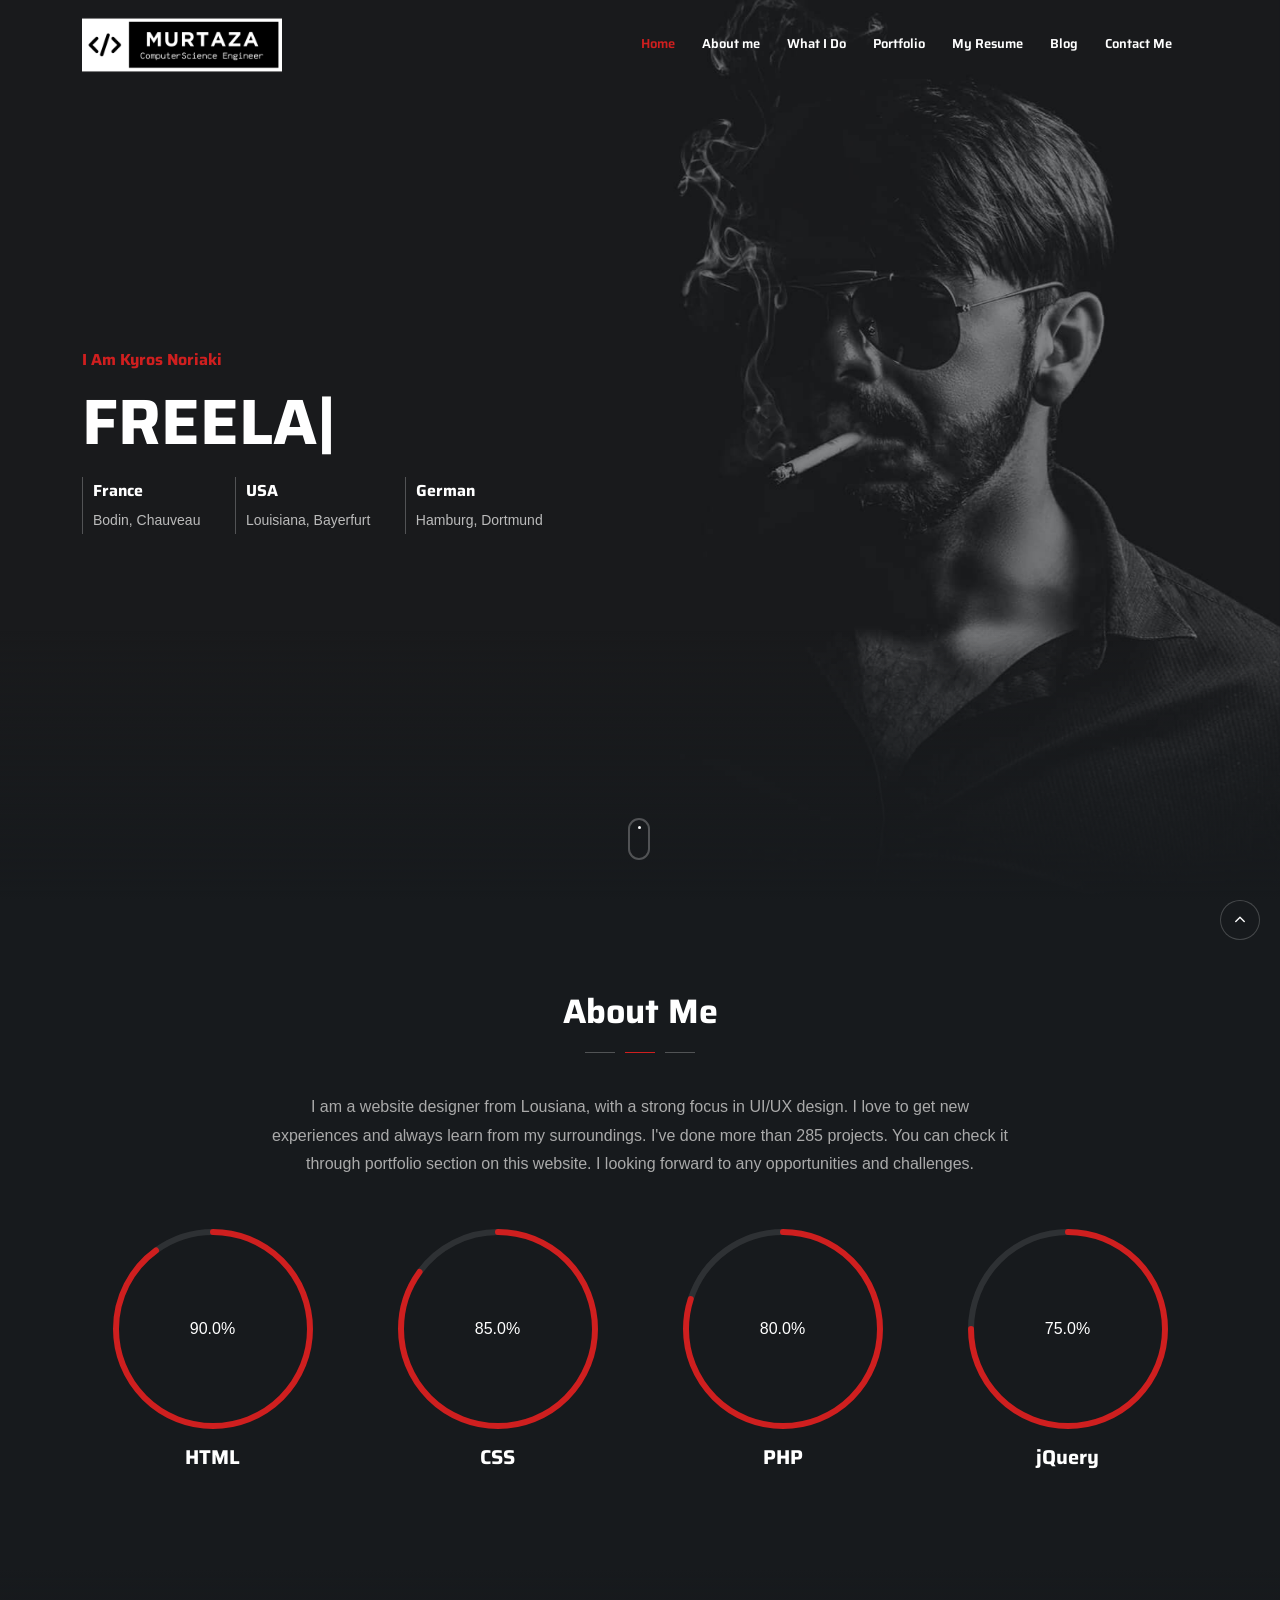
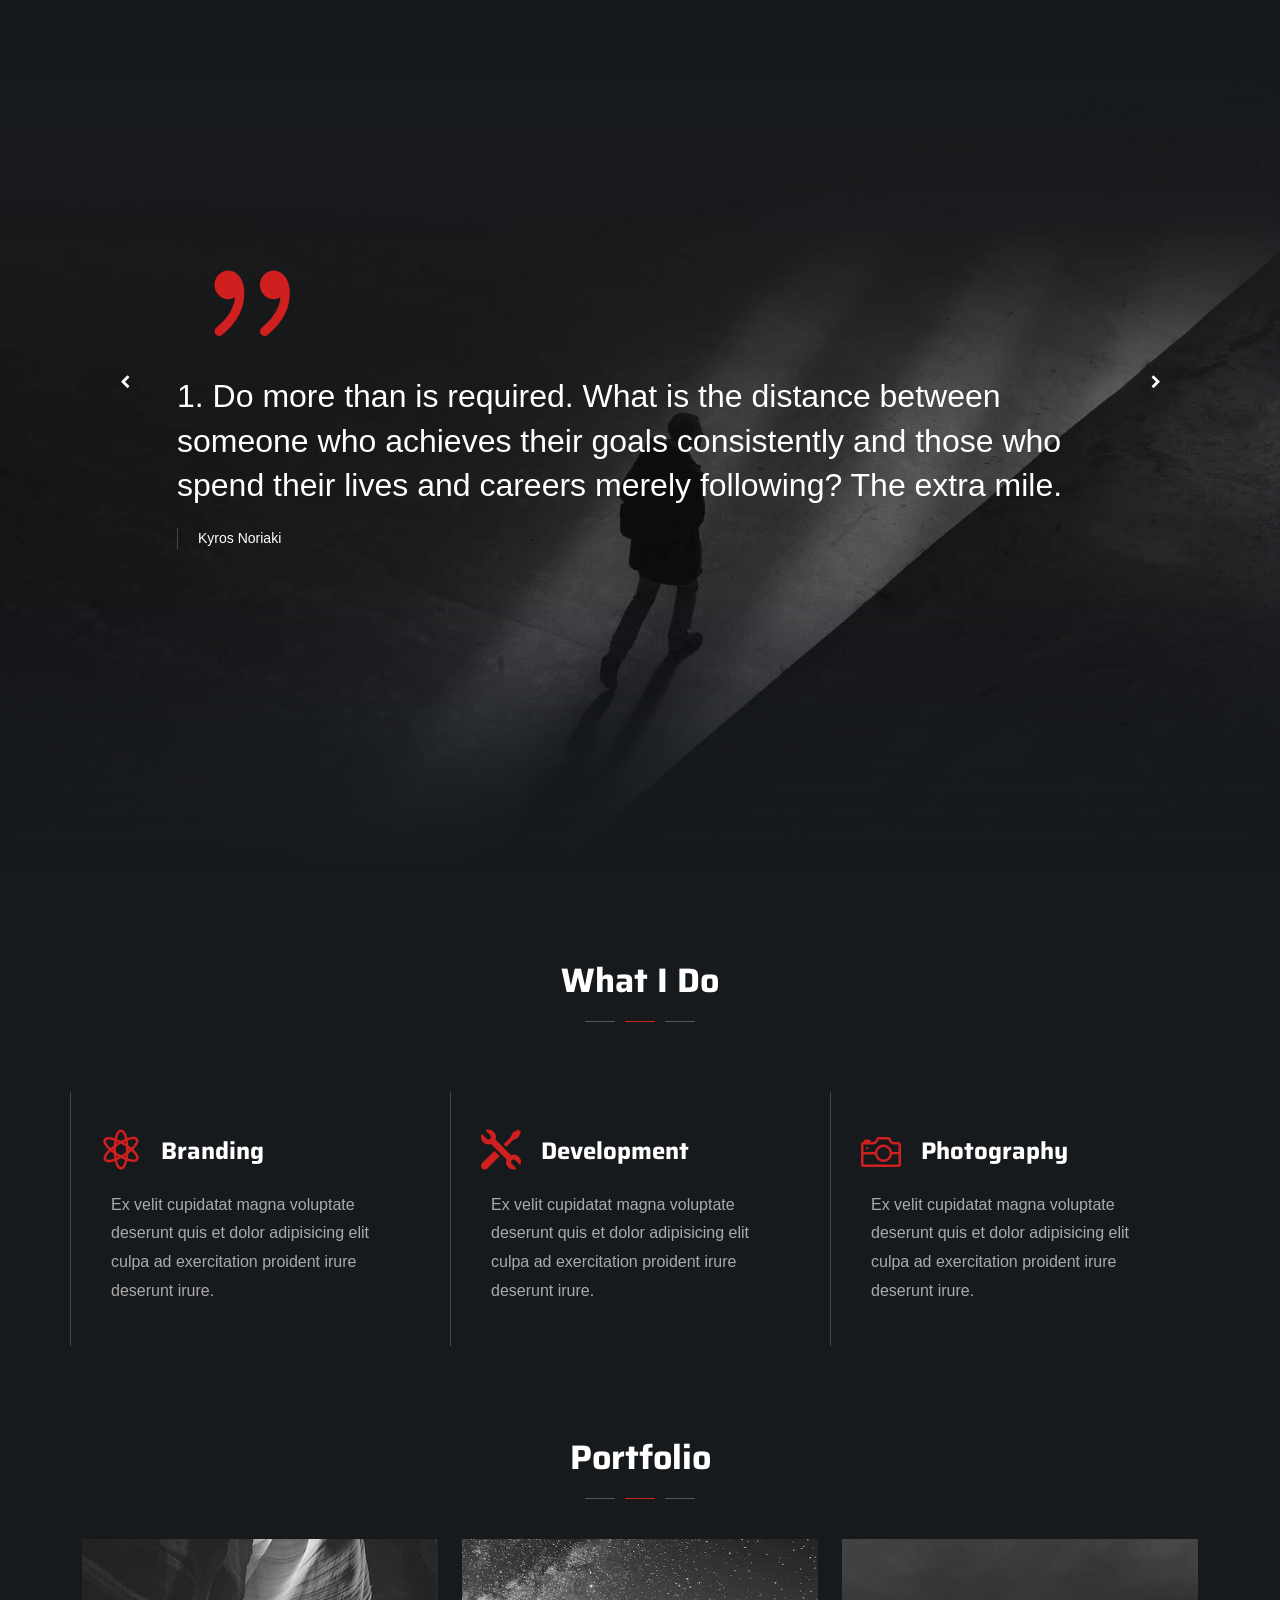
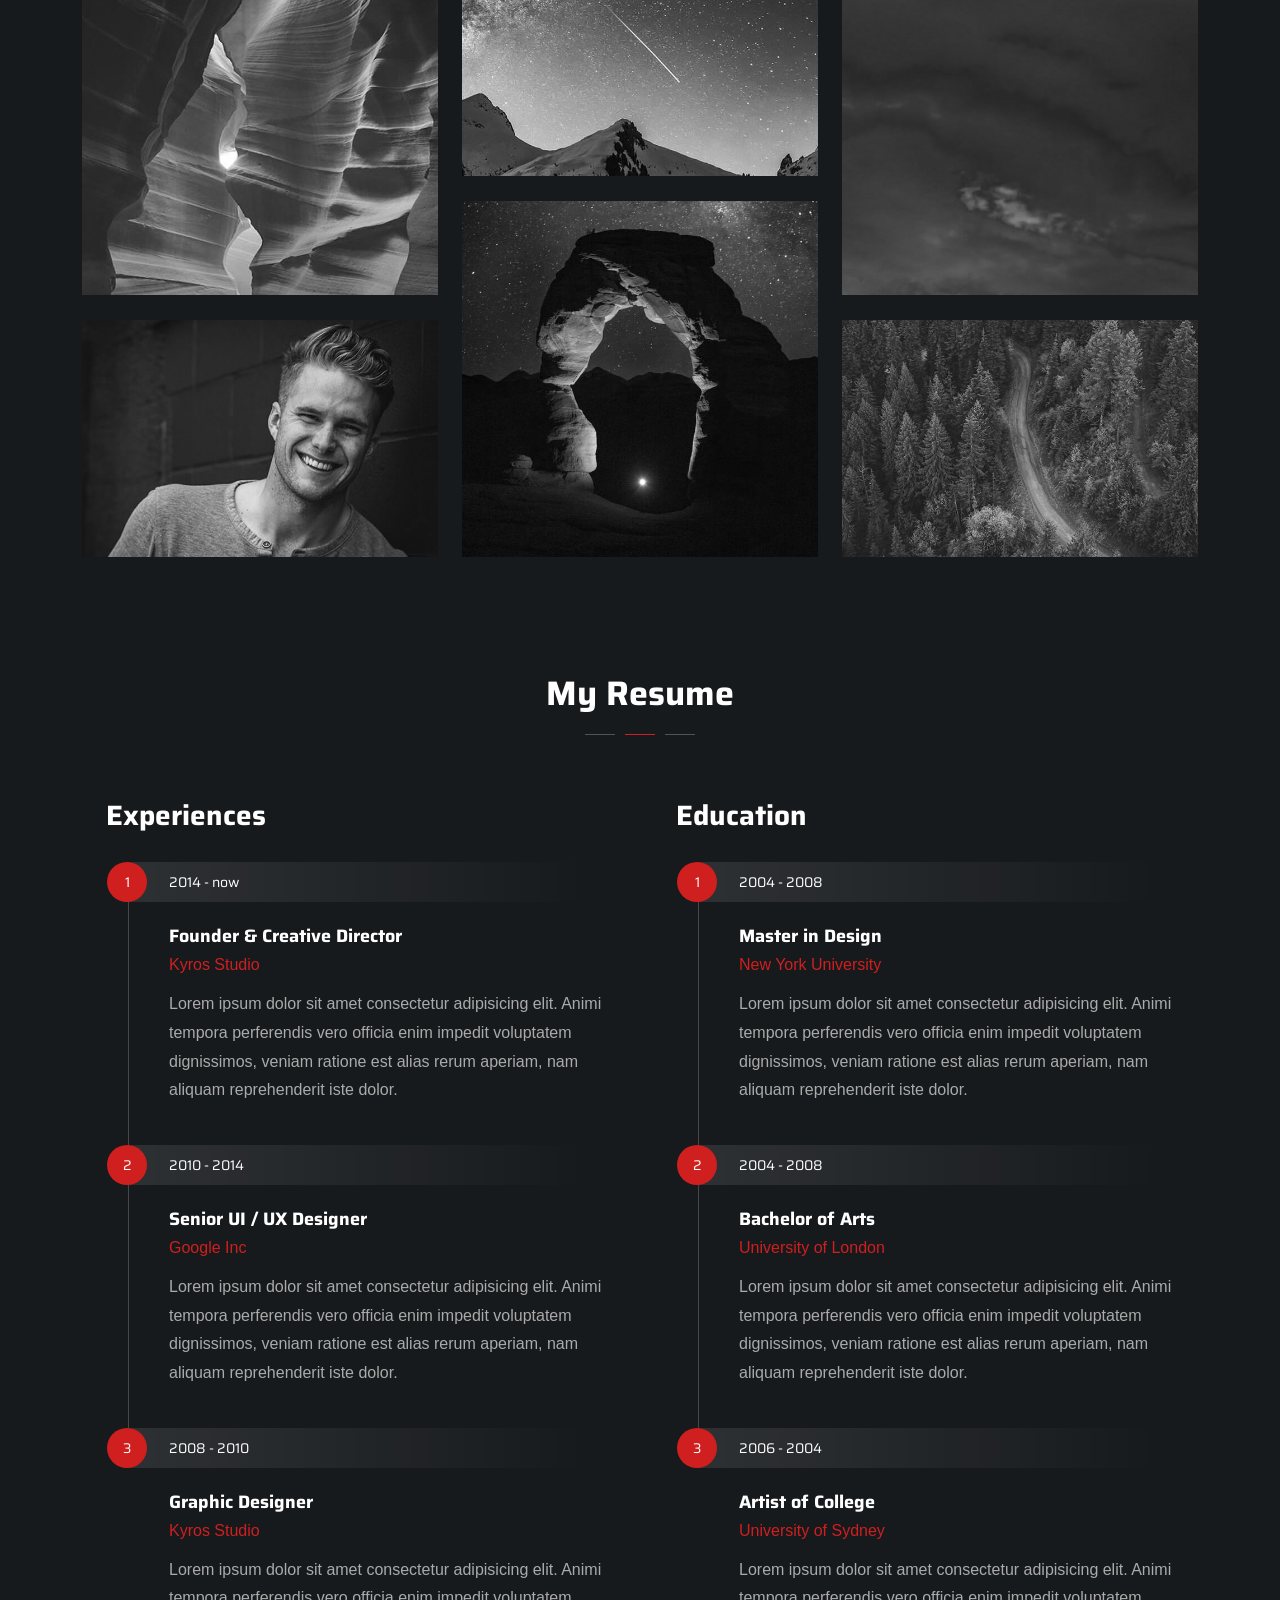
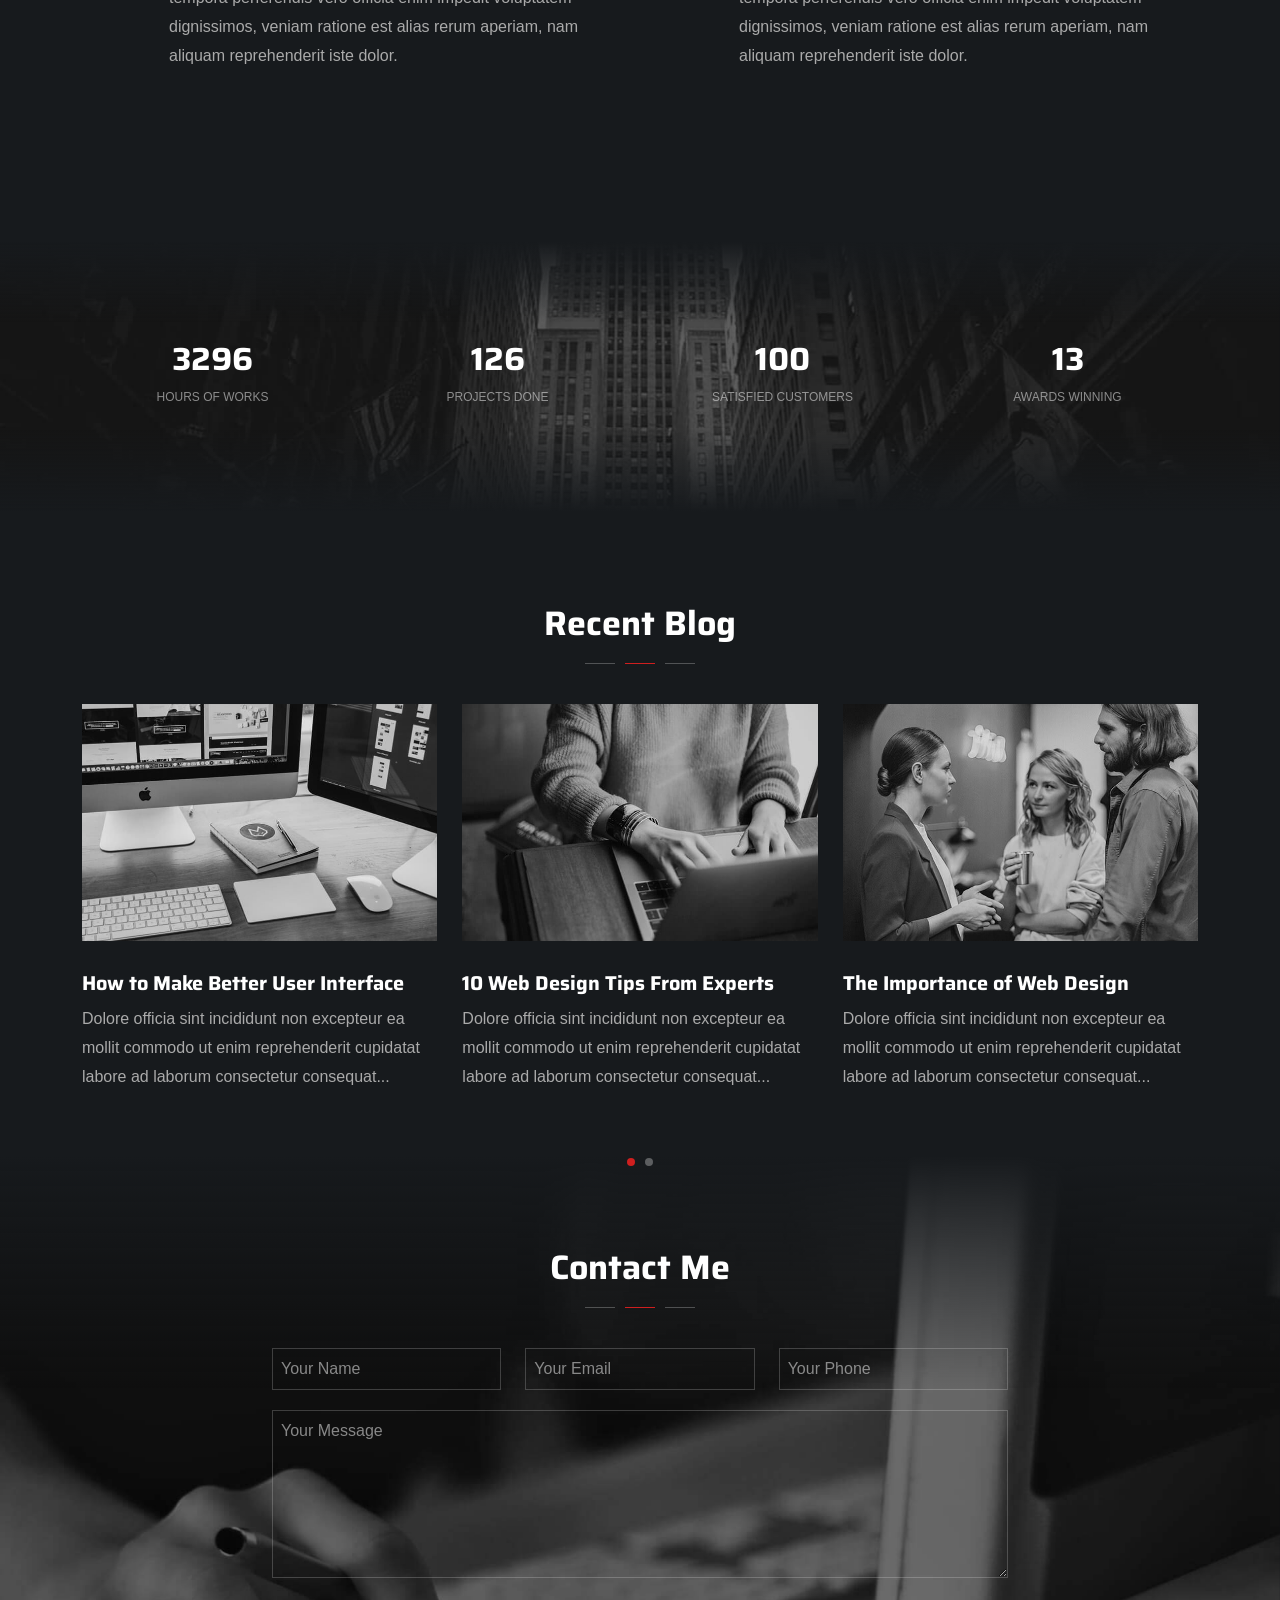
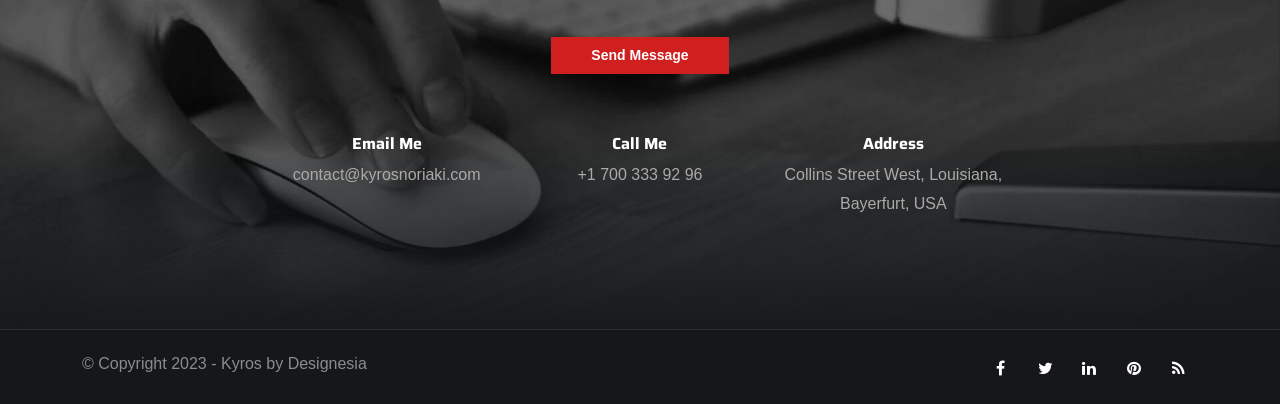
<file: index-with-blockquote-carousel.html>
<!DOCTYPE html>
<html lang="zxx">

<head>
    <title>Kyros - Personal Website</title>
    <link rel="icon" href="images/icon.png" type="image/gif" sizes="16x16">
    <meta content="text/html;charset=utf-8" http-equiv="Content-Type">
    <meta content="width=device-width, initial-scale=1.0" name="viewport" />
    <meta content="Kyros - Personal Website" name="description" />
    <meta content="" name="keywords" />
    <meta content="" name="author" />
    <!-- CSS Files
    ================================================== -->
    <link href="css/bootstrap.min.css" rel="stylesheet" type="text/css" id="bootstrap" />
    <link href="css/plugins.css" rel="stylesheet" type="text/css" />
    <link href="css/style.css" rel="stylesheet" type="text/css" />
    <style>
        :root {
            --primary-color: #CF1F1F;
            --primary-color-rgb: 207, 31, 31;
        }
    </style>
    <link href="css/coloring.css" rel="stylesheet" type="text/css" />
</head>

<body class="onepage dark-scheme">
    <div id="wrapper">
        <!-- header begin -->
        <header class="transparent">
            <div class="container">
                <div class="row">
                    <div class="col-md-12">
                        <div class="de-flex sm-pt10">
                            <div class="de-flex-col">
                                <div class="de-flex-col">
                                    <!-- logo begin -->
                                    <div id="logo">
                                        <a href="index.html">
                                            <img alt="" class="logo" src="images/logo.png" />
                                            <img alt="" class="logo-2" src="images/logo.png" />
                                        </a>
                                    </div>
                                    <!-- logo close -->
                                </div>
                            </div>
                            <div class="de-flex-col header-col-right">
                                <ul id="mainmenu">
                                    <li><a class="active" href="#top">Home<span></span></a></li>
                                    <li><a href="#section-about">About me<span></span></a></li>
                                    <li><a href="#section-services">What I Do<span></span></a></li>
                                    <li><a href="#section-portfolio">Portfolio<span></span></a></li>
                                    <li><a href="#section-resume">My Resume<span></span></a></li>
                                    <li><a href="#section-blog">Blog<span></span></a></li>
                                    <li><a href="#section-contact">Contact Me<span></span></a></li>
                                </ul>
                                <div class="menu_side_area">
                                    <span id="menu-btn"></span>
                                </div>
                            </div>
                        </div>
                    </div>
                </div>
            </div>
        </header>
        <!-- header close -->
        <!-- content begin -->
        <div class="no-bottom no-top" id="content">
            <div id="top"></div>

            <!-- page preloader begin -->
            <div id="preloader">
                <div class="preloader1"></div>
            </div>
            <!-- page preloader close -->
            
            <!-- float text begin -->
            <div class="float-text">
                <div class="de_social-icons">
                    <a href="#"><i class="fa fa-facebook fa-lg"></i></a>
                    <a href="#"><i class="fa fa-twitter fa-lg"></i></a>
                    <a href="#"><i class="fa fa-instagram fa-lg"></i></a>
                </div>
                <span>Follow Me</span>
            </div>
            <!-- float text close --> 

            <!-- load external content begin -->
            <div id="de_modal">
                <button class="button-close"></button>
                <div class="d-modal-loader"></div>
            </div>
             <!-- load external content close -->

            <section aria-label="section" class="jarallax no-top no-bottom text-light">
                <img src="images/background/1.jpg" class="jarallax-img" alt="">
                <div class="v-center">
                    <div class="container">
                        <div class="row align-items-center">
                            <div class="col-md-12">
                                <h6 class="wow fadeInUp" data-wow-delay=".4s"><span class="id-color">I Am Kyros Noriaki</span></h6>
                                <div class="spacer-10"></div>
                                <div class="h1_big text-white wow fadeInUp" data-wow-delay=".6s">
                                    <div class="typed-strings">
                                        <p>Freelancer</p>
                                        <p>Programmer</p>
                                        <p>Photographer</p>
                                    </div>
                                    <div class="typed"></div>
                                </div>
                                <div class="spacer-20"></div>
                                <ul class="list_location wow fadeInUp" data-wow-delay=".8s">
                                    <li><span>France</span>Bodin, Chauveau</li>
                                    <li><span>USA</span>Louisiana, Bayerfurt</li>
                                    <li><span>German</span>Hamburg, Dortmund</li>
                                </ul>
                            </div>
                        </div>
                    </div>
                </div>
                <a href="#section-about" class="mouse-icon-click scroll-to wow fadeInUp" data-wow-delay=".8s">
                    <span class="mouse fadeScroll relative" data-scroll-speed="10">
                        <span class="scroll"></span>
                    </span>
                </a>
                <div class="de-gradient-edge-bottom"></div>
            </section>
            <section id="section-about">
                <div class="container relative">
                    <div class="row">
                        <div class="col-md-12 text-center wow fadeInUp">
                            <h2>About Me</h2>
                            <div class="space-border"></div>
                        </div>
                        <div class="col-md-8 offset-md-2 text-center wow fadeInUp">
                            <p>I am a website designer from Lousiana, with a strong focus in UI/UX design. I love to get new experiences and always learn from my surroundings. I've done more than 285 projects. You can check it through portfolio section on
                                this website. I looking forward to any opportunities and challenges. </p>
                        </div>
                        <div class="spacer-single"></div>
                        <div class="col-lg-3 position-relative wow fadeIn" data-wow-delay=".2s">
                            <div class="position-relative">
                                <div class="progressbar" data-animate="false">
                                    <div class="circle" data-percent="90">
                                        <div></div>
                                    </div>
                                    <h4>HTML</h4>
                                </div>
                            </div>
                        </div>
                        <div class="col-lg-3 position-relative wow fadeIn" data-wow-delay=".4s">
                            <div class="position-relative">
                                <div class="progressbar" data-animate="false">
                                    <div class="circle" data-percent="85">
                                        <div></div>
                                    </div>
                                    <h4>CSS</h4>
                                </div>
                            </div>
                        </div>
                        <div class="col-lg-3 position-relative wow fadeIn" data-wow-delay=".6s">
                            <div class="position-relative">
                                <div class="progressbar" data-animate="false">
                                    <div class="circle" data-percent="80">
                                        <div></div>
                                    </div>
                                    <h4>PHP</h4>
                                </div>
                            </div>
                        </div>
                        <div class="col-lg-3 position-relative wow fadeIn" data-wow-delay=".8s">
                            <div class="position-relative">
                                <div class="progressbar" data-animate="false">
                                    <div class="circle" data-percent="75">
                                        <div></div>
                                    </div>
                                    <h4>jQuery</h4>
                                </div>
                            </div>
                        </div>
                    </div>
                </div>
            </section>
            <section id="section-my-quote" aria-label="section" class="jarallax no-top no-bottom">
                <div class="de-gradient-edge-top"></div>
                <img src="images/background/2.jpg" class="jarallax-img" alt="">
                <div class="v-center">
                    <div class="container">
                        <div class="row align-items-center">
                            <div class="col-md-10 offset-md-1">
                                <div class="owl-carousel owl-theme" id="carousel__testimonial">
                                    <blockquote class="q-big wow fadeIn" data-wow-duration="3s">
                                        <i class="d-big icon_quotations"></i>
                                        1. Do more than is required. What is the distance between someone who achieves their goals consistently and those who spend their lives and careers merely following? The extra mile.
                                        <span class="d-quote-by">Kyros Noriaki</span>
                                    </blockquote>

                                    <blockquote class="q-big wow fadeIn" data-wow-duration="3s">
                                        <i class="d-big icon_quotations"></i>
                                        2. Do more than is required. What is the distance between someone who achieves their goals consistently and those who spend their lives and careers merely following? The extra mile.
                                        <span class="d-quote-by">Kyros Noriaki</span>
                                    </blockquote>

                                    <blockquote class="q-big wow fadeIn" data-wow-duration="3s">
                                        <i class="d-big icon_quotations"></i>
                                        3. Do more than is required. What is the distance between someone who achieves their goals consistently and those who spend their lives and careers merely following? The extra mile.
                                        <span class="d-quote-by">Kyros Noriaki</span>
                                    </blockquote>

                                    <blockquote class="q-big wow fadeIn" data-wow-duration="3s">
                                        <i class="d-big icon_quotations"></i>
                                        4. Do more than is required. What is the distance between someone who achieves their goals consistently and those who spend their lives and careers merely following? The extra mile.
                                        <span class="d-quote-by">Kyros Noriaki</span>
                                    </blockquote>
                                </div>
                                <div class="spacer-double"></div>
                            </div>
                        </div>
                    </div>
                </div>
                <div class="de-gradient-edge-bottom"></div>
            </section>
            <section id="section-services" class="no-bottom">
                <div class="container relative">
                    <div class="row">
                        <div class="col-md-12 text-center wow fadeInUp">
                            <h2>What I Do</h2>
                            <div class="space-border"></div>
                        </div>
                        <div class="spacer-single"></div>
                        <div class="row g-0">
                            <div class="col-lg-4 wow fadeIn" data-wow-delay=".2s">
                                <div class="de_3d-box">
                                    <div class="d-inner">
                                        <i class="icon_genius id-color"></i>
                                        <div class="text">
                                            <h3>Branding</h3>
                                            Ex velit cupidatat magna voluptate deserunt quis et dolor adipisicing elit culpa ad exercitation proident irure deserunt irure.
                                        </div>
                                    </div>
                                </div>
                            </div>
                            <div class="col-lg-4 wow fadeIn" data-wow-delay=".4s">
                                <div class="de_3d-box">
                                    <div class="d-inner">
                                        <i class="icon_tools id-color"></i>
                                        <div class="text">
                                            <h3>Development</h3>
                                            Ex velit cupidatat magna voluptate deserunt quis et dolor adipisicing elit culpa ad exercitation proident irure deserunt irure.
                                        </div>
                                    </div>
                                </div>
                            </div>
                            <div class="col-lg-4 wow fadeIn" data-wow-delay=".6s">
                                <div class="de_3d-box">
                                    <div class="d-inner">
                                        <i class="icon_camera_alt id-color"></i>
                                        <div class="text">
                                            <h3>Photography</h3>
                                            Ex velit cupidatat magna voluptate deserunt quis et dolor adipisicing elit culpa ad exercitation proident irure deserunt irure.
                                        </div>
                                    </div>
                                </div>
                            </div>
                        </div>
                    </div>
                </div>
            </section>
            <section id="section-portfolio" class="no-bottom">
                <div class="container relative">
                    <div class="row">
                        <div class="col-md-12 text-center wow fadeInUp">
                            <h2>Portfolio</h2>
                            <div class="space-border"></div>
                        </div>
                    </div>
                    <div id="gallery" class="row sequence">
                        <div class="col-md-4 item">
                            <div class="de_modal wow" data-url="single-project.html">
                                <div class="card-image-1 mod-c" data-tilt>
                                    <div class="d-text">
                                        <h3>Single Image</h3>
                                        <h5 class="d-tag">website</h5>
                                    </div>
                                    <img src="images/gallery/1.jpg" class="img-fluid" alt="">
                                </div>
                            </div>
                        </div>
                        <div class="col-md-4 item">
                            <div class="de_modal wow" data-url="single-project-2.html">
                                <div class="card-image-1 mod-c" data-tilt>
                                    <div class="d-text">
                                        <h3>Multiple Images</h3>
                                        <h5 class="d-tag">website</h5>
                                    </div>
                                    <img src="images/gallery/2.jpg" class="img-fluid" alt="">
                                </div>
                            </div>
                        </div>
                        <div class="col-md-4 item">
                            <div class="de_modal wow" data-url="single-project-3.html">
                                <div class="card-image-1 mod-c" data-tilt>
                                    <div class="d-text">
                                        <h3>Self Hosted Video</h3>
                                        <h5 class="d-tag">website</h5>
                                    </div>
                                    <img src="images/gallery/3.jpg" class="img-fluid" alt="">
                                </div>
                            </div>
                        </div>
                        <div class="col-md-4 item">
                            <div class="de_modal wow" data-url="single-project.html">
                                <div class="card-image-1 mod-c" data-tilt>
                                    <div class="d-text">
                                        <h3>Bluetec App</h3>
                                        <h5 class="d-tag">website</h5>
                                    </div>
                                    <img src="images/gallery/4.jpg" class="img-fluid" alt="">
                                </div>
                            </div>
                        </div>
                        <div class="col-md-4 item">
                            <div class="de_modal wow" data-url="single-project.html">
                                <div class="card-image-1 mod-c" data-tilt>
                                    <div class="d-text">
                                        <h3>Uhost Hosting</h3>
                                        <h5 class="d-tag">website</h5>
                                    </div>
                                    <img src="images/gallery/5.jpg" class="img-fluid" alt="">
                                </div>
                            </div>
                        </div>
                        <div class="col-md-4 item">
                            <div class="de_modal wow" data-url="single-project.html">
                                <div class="card-image-1 mod-c" data-tilt>
                                    <div class="d-text">
                                        <h3>Bolo Creative</h3>
                                        <h5 class="d-tag">website</h5>
                                    </div>
                                    <img src="images/gallery/6.jpg" class="img-fluid" alt="">
                                </div>
                            </div>
                        </div>
                    </div>
                </div>
            </section>
            <section id="section-resume">
                <div class="container relative">
                    <div class="row">
                        <div class="col-md-12 text-center wow fadeInUp">
                            <h2>My Resume</h2>
                            <div class="space-border"></div>
                        </div>
                    </div>
                    <div class="row gh-5">
                        <div class="col-lg-6 wow fadeInUp">
                            <div class="p-4">
                                <h3 class="s_border">Experiences</h3>
                                <ul class="d_timeline">
                                    <li class="d_timeline-item">
                                        <h3 class="d_timeline-title">2014 - now</h3>
                                        <p class="d_timeline-text"><span class="d_title">Founder &amp; Creative Director</span><span class="d_company">Kyros Studio</span>Lorem ipsum dolor sit amet consectetur adipisicing elit. Animi tempora perferendis vero officia enim impedit voluptatem dignissimos, veniam ratione est alias rerum aperiam, nam aliquam reprehenderit iste dolor.</p>
                                    </li>
                                    <li class="d_timeline-item">
                                        <h3 class="d_timeline-title">2010 - 2014</h3>
                                        <p class="d_timeline-text"><span class="d_title">Senior UI / UX Designer</span><span class="d_company">Google Inc</span>Lorem ipsum dolor sit amet consectetur adipisicing elit. Animi tempora perferendis vero officia enim impedit voluptatem dignissimos, veniam ratione est alias rerum aperiam, nam aliquam reprehenderit iste dolor.</p>
                                    </li>
                                    <li class="d_timeline-item">
                                        <h3 class="d_timeline-title">2008 - 2010</h3>
                                        <p class="d_timeline-text"><span class="d_title">Graphic Designer</span><span class="d_company">Kyros Studio</span>Lorem ipsum dolor sit amet consectetur adipisicing elit. Animi tempora perferendis vero officia enim impedit voluptatem dignissimos, veniam ratione est alias rerum aperiam, nam aliquam reprehenderit iste dolor.</p>
                                    </li>
                                </ul>
                            </div>
                        </div>
                        <div class="col-lg-6 wow fadeInUp">
                            <div class="p-4">
                                <h3 class="s_border">Education</h3>
                                <ul class="d_timeline">
                                    <li class="d_timeline-item">
                                        <h3 class="d_timeline-title">2004 - 2008</h3>
                                        <p class="d_timeline-text"><span class="d_title">Master in Design</span><span class="d_company">New York University</span>Lorem ipsum dolor sit amet consectetur adipisicing elit. Animi tempora perferendis vero officia enim impedit voluptatem dignissimos, veniam ratione est alias rerum aperiam, nam aliquam reprehenderit iste dolor.</p>
                                    </li>
                                    <li class="d_timeline-item">
                                        <h3 class="d_timeline-title">2004 - 2008</h3>
                                        <p class="d_timeline-text"><span class="d_title">Bachelor of Arts</span><span class="d_company">University of London</span>Lorem ipsum dolor sit amet consectetur adipisicing elit. Animi tempora perferendis vero officia enim impedit voluptatem dignissimos, veniam ratione est alias rerum aperiam, nam aliquam reprehenderit iste dolor.</p>
                                    </li>
                                    <li class="d_timeline-item">
                                        <h3 class="d_timeline-title">2006 - 2004</h3>
                                        <p class="d_timeline-text"><span class="d_title">Artist of College</span><span class="d_company">University of Sydney</span>Lorem ipsum dolor sit amet consectetur adipisicing elit. Animi tempora perferendis vero officia enim impedit voluptatem dignissimos, veniam ratione est alias rerum aperiam, nam aliquam reprehenderit iste dolor.</p>
                                    </li>
                                </ul>
                            </div>
                        </div>
                    </div>
                </div>
            </section>
            <section id="section-fun-facts" aria-label="section" class="jarallax">
                <div class="de-gradient-edge-top"></div>
                <img src="images/background/3.jpg" class="jarallax-img" alt="">
                <div class="container">
                        <div class="row">
                            <div class="col-md-3 wow fadeIn" data-wow-delay="0">
                                <div class="de_count text-center">
                                    <h3 class="timer" data-to="8240" data-speed="2500">0</h3>
                                    <span>Hours of Works</span>
                                </div>
                            </div>

                            <div class="col-md-3 wow fadeIn" data-wow-delay=".25s">
                                <div class="de_count text-center">
                                    <h3 class="timer" data-to="315" data-speed="2500">0</h3>
                                    <span>Projects Done</span>
                                </div>
                            </div>

                            <div class="col-md-3 wow fadeIn" data-wow-delay=".5s">
                                <div class="de_count text-center">
                                    <h3 class="timer" data-to="250" data-speed="2500">0</h3>
                                    <span>Satisfied Customers</span>
                                </div>
                            </div>

                            <div class="col-md-3 wow fadeIn" data-wow-delay=".75s">
                                <div class="de_count text-center">
                                    <h3 class="timer" data-to="32" data-speed="2500">0</h3>
                                    <span>Awards Winning</span>
                                </div>
                            </div>
                        </div>
                    </div>
                <div class="de-gradient-edge-bottom"></div>
            </section>
            <section id="section-blog" class="no-bottom">
                <div class="container relative">
                    <div class="row">
                        <div class="col-md-12 text-center wow fadeInUp">
                            <h2>Recent Blog</h2>
                            <div class="space-border"></div>
                        </div>
                    </div>
                    <div id="carousel-blog" class="owl-carousel wow fadeInUp">
                        <div class="bloglist item">
                            <div class="post-content">
                                <div class="post-image">
                                    <div class="de_modal" data-url="single-blog.html"><img alt="" src="images/blog/1.jpg" class="lazy grayscale"></div>
                                </div>
                                <div class="post-text">
                                    <h4 class="de_modal" data-url="single-blog.html">How to Make Better User Interface</h4>
                                    <p>Dolore officia sint incididunt non excepteur ea mollit commodo ut enim reprehenderit cupidatat labore ad laborum consectetur consequat...</p>
                                </div>
                            </div>
                        </div>
                        <div class="bloglist item">
                            <div class="post-content">
                                <div class="post-image">
                                    <div class="de_modal" data-url="single-blog.html"><img alt="" src="images/blog/2.jpg" class="lazy grayscale"></div>
                                </div>
                                <div class="post-text">
                                    <h4 class="de_modal" data-url="single-blog.html">10 Web Design Tips From Experts</h4>
                                    <p>Dolore officia sint incididunt non excepteur ea mollit commodo ut enim reprehenderit cupidatat labore ad laborum consectetur consequat...</p>
                                </div>
                            </div>
                        </div>
                        <div class="bloglist item">
                            <div class="post-content">
                                <div class="post-image">
                                    <div class="de_modal" data-url="single-blog.html"><img alt="" src="images/blog/3.jpg" class="lazy grayscale"></div>
                                </div>
                                <div class="post-text">
                                    <h4 class="de_modal" data-url="single-blog.html">The Importance of Web Design</h4>
                                    <p>Dolore officia sint incididunt non excepteur ea mollit commodo ut enim reprehenderit cupidatat labore ad laborum consectetur consequat...</p>
                                </div>
                            </div>
                        </div>
                        <div class="bloglist item">
                            <div class="post-content">
                                <div class="post-image">
                                    <div class="de_modal" data-url="single-blog.html"><img alt="" src="images/blog/4.jpg" class="lazy grayscale"></div>
                                </div>
                                <div class="post-text">
                                    <h4 class="de_modal" data-url="single-blog.html">10 Web Design Tips From Experts</h4>
                                    <p>Dolore officia sint incididunt non excepteur ea mollit commodo ut enim reprehenderit cupidatat labore ad laborum consectetur consequat...</p>
                                </div>
                            </div>
                        </div>
                        <div class="bloglist item">
                            <div class="post-content">
                                <div class="post-image">
                                    <div class="de_modal" data-url="single-blog.html"><img alt="" src="images/blog/5.jpg" class="lazy grayscale"></div>
                                </div>
                                <div class="post-text">
                                    <h4 class="de_modal" data-url="single-blog.html">The Importance of Web Design</h4>
                                    <p>Dolore officia sint incididunt non excepteur ea mollit commodo ut enim reprehenderit cupidatat labore ad laborum consectetur consequat...</p>
                                </div>
                            </div>
                        </div>
                        <div class="bloglist item">
                            <div class="post-content">
                                <div class="post-image">
                                    <div class="de_modal" data-url="single-blog.html"><img alt="" src="images/blog/6.jpg" class="lazy grayscale"></div>
                                </div>
                                <div class="post-text">
                                    <h4 class="de_modal" data-url="single-blog.html">Tips for Healthy Teeth<span></span></h4>
                                    <p>Dolore officia sint incididunt non excepteur ea mollit commodo ut enim reprehenderit cupidatat labore ad laborum consectetur consequat...</p>
                                </div>
                            </div>
                        </div>
                    </div>
                </div>
            </section>
            <section id="section-contact" class="jarallax">
                <div class="de-gradient-edge-top"></div>
                <img src="images/background/5.jpg" class="jarallax-img" alt="">
                <div class="container z-index-1000">
                    <div class="row">
                        <div class="col-md-12 text-center wow fadeInUp">
                            <h2>Contact Me</h2>
                            <div class="space-border"></div>
                        </div>
                        <div class="col-lg-8 offset-lg-2 wow fadeInUp">
                            <div class="contact_form_wrapper">
                                <form name="contactForm" id="contact_form" class="form-border" method="post" action="#">
                                    <div class="row">
                                        <div class="col-md-4">
                                            <div class="field-set">
                                                <input type="text" name="Name" id="name" class="form-control" placeholder="Your Name" required>
                                            </div>
                                        </div>
                                        <div class="col-md-4">
                                            <div class="field-set">
                                                <input type="text" name="Email" id="email" class="form-control" placeholder="Your Email" required>
                                            </div>
                                        </div>
                                        <div class="col-md-4">
                                            <div class="field-set">
                                                <input type="text" name="phone" id="phone" class="form-control" placeholder="Your Phone" required>
                                            </div>
                                        </div>
                                    </div>
                                    <div class="text-center">
                                        <div class="field-set">
                                            <textarea name="message" id="message" class="form-control" placeholder="Your Message" required></textarea>
                                        </div>
                                        <div class="g-recaptcha" data-sitekey="copy-your-site-key-here"></div>
                                        <div id='submit' class="mt10">
                                            <input type='submit' id='send_message' value='Send Message' class="btn-main">
                                        </div>

                                        <div id="success_message" class='success'>
                                            Your message has been sent successfully. Refresh this page if you want to send more messages.
                                        </div>
                                        <div id="error_message" class='error'>
                                            Sorry there was an error sending your form.
                                        </div>

                                    </div>
                                </form>
                            </div>
                            <div class="spacer-double"></div>
                            <div class="row text-center wow fadeInUp">
                                <div class="col-md-4">
                                    <div class="wm-1"></div>
                                    <h6>Email Me</h6>
                                    <p>contact@kyrosnoriaki.com</p>
                                </div>
                                <div class="col-md-4">
                                    <div class="wm-1"></div>
                                    <h6>Call Me</h6>
                                    <p>+1 700 333 92 96</p>
                                </div>
                                <div class="col-md-4">
                                    <div class="wm-1"></div>
                                    <h6>Address</h6>
                                    <p>Collins Street West, Louisiana, Bayerfurt, USA</p>
                                </div>
                            </div>
                        </div>
                    </div>
                </div>
                <div class="de-gradient-edge-bottom"></div>
            </section>
        </div>
        <!-- content close -->
        <a href="#" id="back-to-top"></a>
        <!-- footer begin -->
        <footer>
            <div class="container">
                <div class="row">
                    <div class="col-md-6">
                        <a href="index.html">
                            <span class="copy">&copy; Copyright 2023 - Kyros by Designesia</span>
                        </a>
                    </div>
                    <div class="col-md-6">
                        <div class="social-icons">
                            <a href="#"><i class="fa fa-facebook fa-lg"></i></a>
                            <a href="#"><i class="fa fa-twitter fa-lg"></i></a>
                            <a href="#"><i class="fa fa-linkedin fa-lg"></i></a>
                            <a href="#"><i class="fa fa-pinterest fa-lg"></i></a>
                            <a href="#"><i class="fa fa-rss fa-lg"></i></a>
                        </div>
                    </div>
                </div>
            </div>
        </footer>
        <!-- footer close -->
    </div>
    <!-- Javascript Files
    ================================================== -->
    <script src="js/plugins.js"></script>
    <script src="js/designesia.js"></script>
    <script src='https://www.google.com/recaptcha/api.js' async defer></script>
    <script src="form.js"></script>
    <script>
    jQuery(function($) {
        $('.g-recaptcha').attr('data-theme', 'dark');
    });
    </script>
    <script>
    jQuery(document).ready(function() {
        $(function() {
            // jquery typed plugin
            $(".typed").typed({
                stringsElement: $('.typed-strings'),
                typeSpeed: 100,
                backDelay: 500,
                loop: true,
                contentType: 'html', // or text
                // defaults to false for infinite loop
                loopCount: false,
                callback: function() { null; },
                resetCallback: function() { newTyped(); }
            });
        });
    });
    </script>
</body>

</html>
</file>
<file: fonts/et-line-font/style.css>
@font-face {
	font-family: 'et-line';
	src:url('fonts/et-line.eot');
	src:url('fonts/et-line.eot?#iefix') format('embedded-opentype'),
		url('fonts/et-line.woff') format('woff'),
		url('fonts/et-line.ttf') format('truetype'),
		url('fonts/et-line.svg#et-line') format('svg');
	font-weight: normal;
	font-style: normal;
}

/* Use the following CSS code if you want to use data attributes for inserting your icons */
[data-icon]:before {
	font-family: 'et-line';
	content: attr(data-icon);
	speak: none;
	font-weight: normal;
	font-variant: normal;
	text-transform: none;
	line-height: 1;
	-webkit-font-smoothing: antialiased;
	-moz-osx-font-smoothing: grayscale;
	display:inline-block;
}

/* Use the following CSS code if you want to have a class per icon */
/*
Instead of a list of all class selectors,
you can use the generic selector below, but it's slower:
[class*="icon-"] {
*/
.icon-mobile, .icon-laptop, .icon-desktop, .icon-tablet, .icon-phone, .icon-document, .icon-documents, .icon-search, .icon-clipboard, .icon-newspaper, .icon-notebook, .icon-book-open, .icon-browser, .icon-calendar, .icon-presentation, .icon-picture, .icon-pictures, .icon-video, .icon-camera, .icon-printer, .icon-toolbox, .icon-briefcase, .icon-wallet, .icon-gift, .icon-bargraph, .icon-grid, .icon-expand, .icon-focus, .icon-edit, .icon-adjustments, .icon-ribbon, .icon-hourglass, .icon-lock, .icon-megaphone, .icon-shield, .icon-trophy, .icon-flag, .icon-map, .icon-puzzle, .icon-basket, .icon-envelope, .icon-streetsign, .icon-telescope, .icon-gears, .icon-key, .icon-paperclip, .icon-attachment, .icon-pricetags, .icon-lightbulb, .icon-layers, .icon-pencil, .icon-tools, .icon-tools-2, .icon-scissors, .icon-paintbrush, .icon-magnifying-glass, .icon-circle-compass, .icon-linegraph, .icon-mic, .icon-strategy, .icon-beaker, .icon-caution, .icon-recycle, .icon-anchor, .icon-profile-male, .icon-profile-female, .icon-bike, .icon-wine, .icon-hotairballoon, .icon-globe, .icon-genius, .icon-map-pin, .icon-dial, .icon-chat, .icon-heart, .icon-cloud, .icon-upload, .icon-download, .icon-target, .icon-hazardous, .icon-piechart, .icon-speedometer, .icon-global, .icon-compass, .icon-lifesaver, .icon-clock, .icon-aperture, .icon-quote, .icon-scope, .icon-alarmclock, .icon-refresh, .icon-happy, .icon-sad, .icon-facebook, .icon-twitter, .icon-googleplus, .icon-rss, .icon-tumblr, .icon-linkedin, .icon-dribbble {
	font-family: 'et-line';
	speak: none;
	font-style: normal;
	font-weight: normal;
	font-variant: normal;
	text-transform: none;
	line-height: 1;
	-webkit-font-smoothing: antialiased;
	-moz-osx-font-smoothing: grayscale;
	display:inline-block;
}
.icon-mobile:before {
	content: "\e000";
}
.icon-laptop:before {
	content: "\e001";
}
.icon-desktop:before {
	content: "\e002";
}
.icon-tablet:before {
	content: "\e003";
}
.icon-phone:before {
	content: "\e004";
}
.icon-document:before {
	content: "\e005";
}
.icon-documents:before {
	content: "\e006";
}
.icon-search:before {
	content: "\e007";
}
.icon-clipboard:before {
	content: "\e008";
}
.icon-newspaper:before {
	content: "\e009";
}
.icon-notebook:before {
	content: "\e00a";
}
.icon-book-open:before {
	content: "\e00b";
}
.icon-browser:before {
	content: "\e00c";
}
.icon-calendar:before {
	content: "\e00d";
}
.icon-presentation:before {
	content: "\e00e";
}
.icon-picture:before {
	content: "\e00f";
}
.icon-pictures:before {
	content: "\e010";
}
.icon-video:before {
	content: "\e011";
}
.icon-camera:before {
	content: "\e012";
}
.icon-printer:before {
	content: "\e013";
}
.icon-toolbox:before {
	content: "\e014";
}
.icon-briefcase:before {
	content: "\e015";
}
.icon-wallet:before {
	content: "\e016";
}
.icon-gift:before {
	content: "\e017";
}
.icon-bargraph:before {
	content: "\e018";
}
.icon-grid:before {
	content: "\e019";
}
.icon-expand:before {
	content: "\e01a";
}
.icon-focus:before {
	content: "\e01b";
}
.icon-edit:before {
	content: "\e01c";
}
.icon-adjustments:before {
	content: "\e01d";
}
.icon-ribbon:before {
	content: "\e01e";
}
.icon-hourglass:before {
	content: "\e01f";
}
.icon-lock:before {
	content: "\e020";
}
.icon-megaphone:before {
	content: "\e021";
}
.icon-shield:before {
	content: "\e022";
}
.icon-trophy:before {
	content: "\e023";
}
.icon-flag:before {
	content: "\e024";
}
.icon-map:before {
	content: "\e025";
}
.icon-puzzle:before {
	content: "\e026";
}
.icon-basket:before {
	content: "\e027";
}
.icon-envelope:before {
	content: "\e028";
}
.icon-streetsign:before {
	content: "\e029";
}
.icon-telescope:before {
	content: "\e02a";
}
.icon-gears:before {
	content: "\e02b";
}
.icon-key:before {
	content: "\e02c";
}
.icon-paperclip:before {
	content: "\e02d";
}
.icon-attachment:before {
	content: "\e02e";
}
.icon-pricetags:before {
	content: "\e02f";
}
.icon-lightbulb:before {
	content: "\e030";
}
.icon-layers:before {
	content: "\e031";
}
.icon-pencil:before {
	content: "\e032";
}
.icon-tools:before {
	content: "\e033";
}
.icon-tools-2:before {
	content: "\e034";
}
.icon-scissors:before {
	content: "\e035";
}
.icon-paintbrush:before {
	content: "\e036";
}
.icon-magnifying-glass:before {
	content: "\e037";
}
.icon-circle-compass:before {
	content: "\e038";
}
.icon-linegraph:before {
	content: "\e039";
}
.icon-mic:before {
	content: "\e03a";
}
.icon-strategy:before {
	content: "\e03b";
}
.icon-beaker:before {
	content: "\e03c";
}
.icon-caution:before {
	content: "\e03d";
}
.icon-recycle:before {
	content: "\e03e";
}
.icon-anchor:before {
	content: "\e03f";
}
.icon-profile-male:before {
	content: "\e040";
}
.icon-profile-female:before {
	content: "\e041";
}
.icon-bike:before {
	content: "\e042";
}
.icon-wine:before {
	content: "\e043";
}
.icon-hotairballoon:before {
	content: "\e044";
}
.icon-globe:before {
	content: "\e045";
}
.icon-genius:before {
	content: "\e046";
}
.icon-map-pin:before {
	content: "\e047";
}
.icon-dial:before {
	content: "\e048";
}
.icon-chat:before {
	content: "\e049";
}
.icon-heart:before {
	content: "\e04a";
}
.icon-cloud:before {
	content: "\e04b";
}
.icon-upload:before {
	content: "\e04c";
}
.icon-download:before {
	content: "\e04d";
}
.icon-target:before {
	content: "\e04e";
}
.icon-hazardous:before {
	content: "\e04f";
}
.icon-piechart:before {
	content: "\e050";
}
.icon-speedometer:before {
	content: "\e051";
}
.icon-global:before {
	content: "\e052";
}
.icon-compass:before {
	content: "\e053";
}
.icon-lifesaver:before {
	content: "\e054";
}
.icon-clock:before {
	content: "\e055";
}
.icon-aperture:before {
	content: "\e056";
}
.icon-quote:before {
	content: "\e057";
}
.icon-scope:before {
	content: "\e058";
}
.icon-alarmclock:before {
	content: "\e059";
}
.icon-refresh:before {
	content: "\e05a";
}
.icon-happy:before {
	content: "\e05b";
}
.icon-sad:before {
	content: "\e05c";
}
.icon-facebook:before {
	content: "\e05d";
}
.icon-twitter:before {
	content: "\e05e";
}
.icon-googleplus:before {
	content: "\e05f";
}
.icon-rss:before {
	content: "\e060";
}
.icon-tumblr:before {
	content: "\e061";
}
.icon-linkedin:before {
	content: "\e062";
}
.icon-dribbble:before {
	content: "\e063";
}
</file>
<file: fonts/elegant_font/HTML_CSS/style.css>
@font-face {
	font-family: 'ElegantIcons';
	src:url('fonts/ElegantIcons.eot');
	src:url('fonts/ElegantIcons.eot?#iefix') format('embedded-opentype'),
		url('fonts/ElegantIcons.woff') format('woff'),
		url('fonts/ElegantIcons.ttf') format('truetype'),
		url('fonts/ElegantIcons.svg#ElegantIcons') format('svg');
	font-weight: normal;
	font-style: normal;
}

/* Use the following CSS code if you want to use data attributes for inserting your icons */
[data-icon]:before {
	font-family: 'ElegantIcons';
	content: attr(data-icon);
	speak: none;
	font-weight: normal;
	font-variant: normal;
	text-transform: none;
	line-height: 1;
	-webkit-font-smoothing: antialiased;
	-moz-osx-font-smoothing: grayscale;
}

/* Use the following CSS code if you want to have a class per icon */
/*
Instead of a list of all class selectors,
you can use the generic selector below, but it's slower:
[class*="your-class-prefix"] {
*/
.arrow_up, .arrow_down, .arrow_left, .arrow_right, .arrow_left-up, .arrow_right-up, .arrow_right-down, .arrow_left-down, .arrow-up-down, .arrow_up-down_alt, .arrow_left-right_alt, .arrow_left-right, .arrow_expand_alt2, .arrow_expand_alt, .arrow_condense, .arrow_expand, .arrow_move, .arrow_carrot-up, .arrow_carrot-down, .arrow_carrot-left, .arrow_carrot-right, .arrow_carrot-2up, .arrow_carrot-2down, .arrow_carrot-2left, .arrow_carrot-2right, .arrow_carrot-up_alt2, .arrow_carrot-down_alt2, .arrow_carrot-left_alt2, .arrow_carrot-right_alt2, .arrow_carrot-2up_alt2, .arrow_carrot-2down_alt2, .arrow_carrot-2left_alt2, .arrow_carrot-2right_alt2, .arrow_triangle-up, .arrow_triangle-down, .arrow_triangle-left, .arrow_triangle-right, .arrow_triangle-up_alt2, .arrow_triangle-down_alt2, .arrow_triangle-left_alt2, .arrow_triangle-right_alt2, .arrow_back, .icon_minus-06, .icon_plus, .icon_close, .icon_check, .icon_minus_alt2, .icon_plus_alt2, .icon_close_alt2, .icon_check_alt2, .icon_zoom-out_alt, .icon_zoom-in_alt, .icon_search, .icon_box-empty, .icon_box-selected, .icon_minus-box, .icon_plus-box, .icon_box-checked, .icon_circle-empty, .icon_circle-slelected, .icon_stop_alt2, .icon_stop, .icon_pause_alt2, .icon_pause, .icon_menu, .icon_menu-square_alt2, .icon_menu-circle_alt2, .icon_ul, .icon_ol, .icon_adjust-horiz, .icon_adjust-vert, .icon_document_alt, .icon_documents_alt, .icon_pencil, .icon_pencil-edit_alt, .icon_pencil-edit, .icon_folder-alt, .icon_folder-open_alt, .icon_folder-add_alt, .icon_info_alt, .icon_error-oct_alt, .icon_error-circle_alt, .icon_error-triangle_alt, .icon_question_alt2, .icon_question, .icon_comment_alt, .icon_chat_alt, .icon_vol-mute_alt, .icon_volume-low_alt, .icon_volume-high_alt, .icon_quotations, .icon_quotations_alt2, .icon_clock_alt, .icon_lock_alt, .icon_lock-open_alt, .icon_key_alt, .icon_cloud_alt, .icon_cloud-upload_alt, .icon_cloud-download_alt, .icon_image, .icon_images, .icon_lightbulb_alt, .icon_gift_alt, .icon_house_alt, .icon_genius, .icon_mobile, .icon_tablet, .icon_laptop, .icon_desktop, .icon_camera_alt, .icon_mail_alt, .icon_cone_alt, .icon_ribbon_alt, .icon_bag_alt, .icon_creditcard, .icon_cart_alt, .icon_paperclip, .icon_tag_alt, .icon_tags_alt, .icon_trash_alt, .icon_cursor_alt, .icon_mic_alt, .icon_compass_alt, .icon_pin_alt, .icon_pushpin_alt, .icon_map_alt, .icon_drawer_alt, .icon_toolbox_alt, .icon_book_alt, .icon_calendar, .icon_film, .icon_table, .icon_contacts_alt, .icon_headphones, .icon_lifesaver, .icon_piechart, .icon_refresh, .icon_link_alt, .icon_link, .icon_loading, .icon_blocked, .icon_archive_alt, .icon_heart_alt, .icon_star_alt, .icon_star-half_alt, .icon_star, .icon_star-half, .icon_tools, .icon_tool, .icon_cog, .icon_cogs, .arrow_up_alt, .arrow_down_alt, .arrow_left_alt, .arrow_right_alt, .arrow_left-up_alt, .arrow_right-up_alt, .arrow_right-down_alt, .arrow_left-down_alt, .arrow_condense_alt, .arrow_expand_alt3, .arrow_carrot_up_alt, .arrow_carrot-down_alt, .arrow_carrot-left_alt, .arrow_carrot-right_alt, .arrow_carrot-2up_alt, .arrow_carrot-2dwnn_alt, .arrow_carrot-2left_alt, .arrow_carrot-2right_alt, .arrow_triangle-up_alt, .arrow_triangle-down_alt, .arrow_triangle-left_alt, .arrow_triangle-right_alt, .icon_minus_alt, .icon_plus_alt, .icon_close_alt, .icon_check_alt, .icon_zoom-out, .icon_zoom-in, .icon_stop_alt, .icon_menu-square_alt, .icon_menu-circle_alt, .icon_document, .icon_documents, .icon_pencil_alt, .icon_folder, .icon_folder-open, .icon_folder-add, .icon_folder_upload, .icon_folder_download, .icon_info, .icon_error-circle, .icon_error-oct, .icon_error-triangle, .icon_question_alt, .icon_comment, .icon_chat, .icon_vol-mute, .icon_volume-low, .icon_volume-high, .icon_quotations_alt, .icon_clock, .icon_lock, .icon_lock-open, .icon_key, .icon_cloud, .icon_cloud-upload, .icon_cloud-download, .icon_lightbulb, .icon_gift, .icon_house, .icon_camera, .icon_mail, .icon_cone, .icon_ribbon, .icon_bag, .icon_cart, .icon_tag, .icon_tags, .icon_trash, .icon_cursor, .icon_mic, .icon_compass, .icon_pin, .icon_pushpin, .icon_map, .icon_drawer, .icon_toolbox, .icon_book, .icon_contacts, .icon_archive, .icon_heart, .icon_profile, .icon_group, .icon_grid-2x2, .icon_grid-3x3, .icon_music, .icon_pause_alt, .icon_phone, .icon_upload, .icon_download, .social_facebook, .social_twitter, .social_pinterest, .social_googleplus, .social_tumblr, .social_tumbleupon, .social_wordpress, .social_instagram, .social_dribbble, .social_vimeo, .social_linkedin, .social_rss, .social_deviantart, .social_share, .social_myspace, .social_skype, .social_youtube, .social_picassa, .social_googledrive, .social_flickr, .social_blogger, .social_spotify, .social_delicious, .social_facebook_circle, .social_twitter_circle, .social_pinterest_circle, .social_googleplus_circle, .social_tumblr_circle, .social_stumbleupon_circle, .social_wordpress_circle, .social_instagram_circle, .social_dribbble_circle, .social_vimeo_circle, .social_linkedin_circle, .social_rss_circle, .social_deviantart_circle, .social_share_circle, .social_myspace_circle, .social_skype_circle, .social_youtube_circle, .social_picassa_circle, .social_googledrive_alt2, .social_flickr_circle, .social_blogger_circle, .social_spotify_circle, .social_delicious_circle, .social_facebook_square, .social_twitter_square, .social_pinterest_square, .social_googleplus_square, .social_tumblr_square, .social_stumbleupon_square, .social_wordpress_square, .social_instagram_square, .social_dribbble_square, .social_vimeo_square, .social_linkedin_square, .social_rss_square, .social_deviantart_square, .social_share_square, .social_myspace_square, .social_skype_square, .social_youtube_square, .social_picassa_square, .social_googledrive_square, .social_flickr_square, .social_blogger_square, .social_spotify_square, .social_delicious_square, .icon_printer, .icon_calulator, .icon_building, .icon_floppy, .icon_drive, .icon_search-2, .icon_id, .icon_id-2, .icon_puzzle, .icon_like, .icon_dislike, .icon_mug, .icon_currency, .icon_wallet, .icon_pens, .icon_easel, .icon_flowchart, .icon_datareport, .icon_briefcase, .icon_shield, .icon_percent, .icon_globe, .icon_globe-2, .icon_target, .icon_hourglass, .icon_balance, .icon_rook, .icon_printer-alt, .icon_calculator_alt, .icon_building_alt, .icon_floppy_alt, .icon_drive_alt, .icon_search_alt, .icon_id_alt, .icon_id-2_alt, .icon_puzzle_alt, .icon_like_alt, .icon_dislike_alt, .icon_mug_alt, .icon_currency_alt, .icon_wallet_alt, .icon_pens_alt, .icon_easel_alt, .icon_flowchart_alt, .icon_datareport_alt, .icon_briefcase_alt, .icon_shield_alt, .icon_percent_alt, .icon_globe_alt, .icon_clipboard {
	font-family: 'ElegantIcons';
	speak: none;
	font-style: normal;
	font-weight: normal;
	font-variant: normal;
	text-transform: none;
	line-height: 1;
	-webkit-font-smoothing: antialiased;
}
.arrow_up:before {
	content: "\21";
}
.arrow_down:before {
	content: "\22";
}
.arrow_left:before {
	content: "\23";
}
.arrow_right:before {
	content: "\24";
}
.arrow_left-up:before {
	content: "\25";
}
.arrow_right-up:before {
	content: "\26";
}
.arrow_right-down:before {
	content: "\27";
}
.arrow_left-down:before {
	content: "\28";
}
.arrow-up-down:before {
	content: "\29";
}
.arrow_up-down_alt:before {
	content: "\2a";
}
.arrow_left-right_alt:before {
	content: "\2b";
}
.arrow_left-right:before {
	content: "\2c";
}
.arrow_expand_alt2:before {
	content: "\2d";
}
.arrow_expand_alt:before {
	content: "\2e";
}
.arrow_condense:before {
	content: "\2f";
}
.arrow_expand:before {
	content: "\30";
}
.arrow_move:before {
	content: "\31";
}
.arrow_carrot-up:before {
	content: "\32";
}
.arrow_carrot-down:before {
	content: "\33";
}
.arrow_carrot-left:before {
	content: "\34";
}
.arrow_carrot-right:before {
	content: "\35";
}
.arrow_carrot-2up:before {
	content: "\36";
}
.arrow_carrot-2down:before {
	content: "\37";
}
.arrow_carrot-2left:before {
	content: "\38";
}
.arrow_carrot-2right:before {
	content: "\39";
}
.arrow_carrot-up_alt2:before {
	content: "\3a";
}
.arrow_carrot-down_alt2:before {
	content: "\3b";
}
.arrow_carrot-left_alt2:before {
	content: "\3c";
}
.arrow_carrot-right_alt2:before {
	content: "\3d";
}
.arrow_carrot-2up_alt2:before {
	content: "\3e";
}
.arrow_carrot-2down_alt2:before {
	content: "\3f";
}
.arrow_carrot-2left_alt2:before {
	content: "\40";
}
.arrow_carrot-2right_alt2:before {
	content: "\41";
}
.arrow_triangle-up:before {
	content: "\42";
}
.arrow_triangle-down:before {
	content: "\43";
}
.arrow_triangle-left:before {
	content: "\44";
}
.arrow_triangle-right:before {
	content: "\45";
}
.arrow_triangle-up_alt2:before {
	content: "\46";
}
.arrow_triangle-down_alt2:before {
	content: "\47";
}
.arrow_triangle-left_alt2:before {
	content: "\48";
}
.arrow_triangle-right_alt2:before {
	content: "\49";
}
.arrow_back:before {
	content: "\4a";
}
.icon_minus-06:before {
	content: "\4b";
}
.icon_plus:before {
	content: "\4c";
}
.icon_close:before {
	content: "\4d";
}
.icon_check:before {
	content: "\4e";
}
.icon_minus_alt2:before {
	content: "\4f";
}
.icon_plus_alt2:before {
	content: "\50";
}
.icon_close_alt2:before {
	content: "\51";
}
.icon_check_alt2:before {
	content: "\52";
}
.icon_zoom-out_alt:before {
	content: "\53";
}
.icon_zoom-in_alt:before {
	content: "\54";
}
.icon_search:before {
	content: "\55";
}
.icon_box-empty:before {
	content: "\56";
}
.icon_box-selected:before {
	content: "\57";
}
.icon_minus-box:before {
	content: "\58";
}
.icon_plus-box:before {
	content: "\59";
}
.icon_box-checked:before {
	content: "\5a";
}
.icon_circle-empty:before {
	content: "\5b";
}
.icon_circle-slelected:before {
	content: "\5c";
}
.icon_stop_alt2:before {
	content: "\5d";
}
.icon_stop:before {
	content: "\5e";
}
.icon_pause_alt2:before {
	content: "\5f";
}
.icon_pause:before {
	content: "\60";
}
.icon_menu:before {
	content: "\61";
}
.icon_menu-square_alt2:before {
	content: "\62";
}
.icon_menu-circle_alt2:before {
	content: "\63";
}
.icon_ul:before {
	content: "\64";
}
.icon_ol:before {
	content: "\65";
}
.icon_adjust-horiz:before {
	content: "\66";
}
.icon_adjust-vert:before {
	content: "\67";
}
.icon_document_alt:before {
	content: "\68";
}
.icon_documents_alt:before {
	content: "\69";
}
.icon_pencil:before {
	content: "\6a";
}
.icon_pencil-edit_alt:before {
	content: "\6b";
}
.icon_pencil-edit:before {
	content: "\6c";
}
.icon_folder-alt:before {
	content: "\6d";
}
.icon_folder-open_alt:before {
	content: "\6e";
}
.icon_folder-add_alt:before {
	content: "\6f";
}
.icon_info_alt:before {
	content: "\70";
}
.icon_error-oct_alt:before {
	content: "\71";
}
.icon_error-circle_alt:before {
	content: "\72";
}
.icon_error-triangle_alt:before {
	content: "\73";
}
.icon_question_alt2:before {
	content: "\74";
}
.icon_question:before {
	content: "\75";
}
.icon_comment_alt:before {
	content: "\76";
}
.icon_chat_alt:before {
	content: "\77";
}
.icon_vol-mute_alt:before {
	content: "\78";
}
.icon_volume-low_alt:before {
	content: "\79";
}
.icon_volume-high_alt:before {
	content: "\7a";
}
.icon_quotations:before {
	content: "\7b";
}
.icon_quotations_alt2:before {
	content: "\7c";
}
.icon_clock_alt:before {
	content: "\7d";
}
.icon_lock_alt:before {
	content: "\7e";
}
.icon_lock-open_alt:before {
	content: "\e000";
}
.icon_key_alt:before {
	content: "\e001";
}
.icon_cloud_alt:before {
	content: "\e002";
}
.icon_cloud-upload_alt:before {
	content: "\e003";
}
.icon_cloud-download_alt:before {
	content: "\e004";
}
.icon_image:before {
	content: "\e005";
}
.icon_images:before {
	content: "\e006";
}
.icon_lightbulb_alt:before {
	content: "\e007";
}
.icon_gift_alt:before {
	content: "\e008";
}
.icon_house_alt:before {
	content: "\e009";
}
.icon_genius:before {
	content: "\e00a";
}
.icon_mobile:before {
	content: "\e00b";
}
.icon_tablet:before {
	content: "\e00c";
}
.icon_laptop:before {
	content: "\e00d";
}
.icon_desktop:before {
	content: "\e00e";
}
.icon_camera_alt:before {
	content: "\e00f";
}
.icon_mail_alt:before {
	content: "\e010";
}
.icon_cone_alt:before {
	content: "\e011";
}
.icon_ribbon_alt:before {
	content: "\e012";
}
.icon_bag_alt:before {
	content: "\e013";
}
.icon_creditcard:before {
	content: "\e014";
}
.icon_cart_alt:before {
	content: "\e015";
}
.icon_paperclip:before {
	content: "\e016";
}
.icon_tag_alt:before {
	content: "\e017";
}
.icon_tags_alt:before {
	content: "\e018";
}
.icon_trash_alt:before {
	content: "\e019";
}
.icon_cursor_alt:before {
	content: "\e01a";
}
.icon_mic_alt:before {
	content: "\e01b";
}
.icon_compass_alt:before {
	content: "\e01c";
}
.icon_pin_alt:before {
	content: "\e01d";
}
.icon_pushpin_alt:before {
	content: "\e01e";
}
.icon_map_alt:before {
	content: "\e01f";
}
.icon_drawer_alt:before {
	content: "\e020";
}
.icon_toolbox_alt:before {
	content: "\e021";
}
.icon_book_alt:before {
	content: "\e022";
}
.icon_calendar:before {
	content: "\e023";
}
.icon_film:before {
	content: "\e024";
}
.icon_table:before {
	content: "\e025";
}
.icon_contacts_alt:before {
	content: "\e026";
}
.icon_headphones:before {
	content: "\e027";
}
.icon_lifesaver:before {
	content: "\e028";
}
.icon_piechart:before {
	content: "\e029";
}
.icon_refresh:before {
	content: "\e02a";
}
.icon_link_alt:before {
	content: "\e02b";
}
.icon_link:before {
	content: "\e02c";
}
.icon_loading:before {
	content: "\e02d";
}
.icon_blocked:before {
	content: "\e02e";
}
.icon_archive_alt:before {
	content: "\e02f";
}
.icon_heart_alt:before {
	content: "\e030";
}
.icon_star_alt:before {
	content: "\e031";
}
.icon_star-half_alt:before {
	content: "\e032";
}
.icon_star:before {
	content: "\e033";
}
.icon_star-half:before {
	content: "\e034";
}
.icon_tools:before {
	content: "\e035";
}
.icon_tool:before {
	content: "\e036";
}
.icon_cog:before {
	content: "\e037";
}
.icon_cogs:before {
	content: "\e038";
}
.arrow_up_alt:before {
	content: "\e039";
}
.arrow_down_alt:before {
	content: "\e03a";
}
.arrow_left_alt:before {
	content: "\e03b";
}
.arrow_right_alt:before {
	content: "\e03c";
}
.arrow_left-up_alt:before {
	content: "\e03d";
}
.arrow_right-up_alt:before {
	content: "\e03e";
}
.arrow_right-down_alt:before {
	content: "\e03f";
}
.arrow_left-down_alt:before {
	content: "\e040";
}
.arrow_condense_alt:before {
	content: "\e041";
}
.arrow_expand_alt3:before {
	content: "\e042";
}
.arrow_carrot_up_alt:before {
	content: "\e043";
}
.arrow_carrot-down_alt:before {
	content: "\e044";
}
.arrow_carrot-left_alt:before {
	content: "\e045";
}
.arrow_carrot-right_alt:before {
	content: "\e046";
}
.arrow_carrot-2up_alt:before {
	content: "\e047";
}
.arrow_carrot-2dwnn_alt:before {
	content: "\e048";
}
.arrow_carrot-2left_alt:before {
	content: "\e049";
}
.arrow_carrot-2right_alt:before {
	content: "\e04a";
}
.arrow_triangle-up_alt:before {
	content: "\e04b";
}
.arrow_triangle-down_alt:before {
	content: "\e04c";
}
.arrow_triangle-left_alt:before {
	content: "\e04d";
}
.arrow_triangle-right_alt:before {
	content: "\e04e";
}
.icon_minus_alt:before {
	content: "\e04f";
}
.icon_plus_alt:before {
	content: "\e050";
}
.icon_close_alt:before {
	content: "\e051";
}
.icon_check_alt:before {
	content: "\e052";
}
.icon_zoom-out:before {
	content: "\e053";
}
.icon_zoom-in:before {
	content: "\e054";
}
.icon_stop_alt:before {
	content: "\e055";
}
.icon_menu-square_alt:before {
	content: "\e056";
}
.icon_menu-circle_alt:before {
	content: "\e057";
}
.icon_document:before {
	content: "\e058";
}
.icon_documents:before {
	content: "\e059";
}
.icon_pencil_alt:before {
	content: "\e05a";
}
.icon_folder:before {
	content: "\e05b";
}
.icon_folder-open:before {
	content: "\e05c";
}
.icon_folder-add:before {
	content: "\e05d";
}
.icon_folder_upload:before {
	content: "\e05e";
}
.icon_folder_download:before {
	content: "\e05f";
}
.icon_info:before {
	content: "\e060";
}
.icon_error-circle:before {
	content: "\e061";
}
.icon_error-oct:before {
	content: "\e062";
}
.icon_error-triangle:before {
	content: "\e063";
}
.icon_question_alt:before {
	content: "\e064";
}
.icon_comment:before {
	content: "\e065";
}
.icon_chat:before {
	content: "\e066";
}
.icon_vol-mute:before {
	content: "\e067";
}
.icon_volume-low:before {
	content: "\e068";
}
.icon_volume-high:before {
	content: "\e069";
}
.icon_quotations_alt:before {
	content: "\e06a";
}
.icon_clock:before {
	content: "\e06b";
}
.icon_lock:before {
	content: "\e06c";
}
.icon_lock-open:before {
	content: "\e06d";
}
.icon_key:before {
	content: "\e06e";
}
.icon_cloud:before {
	content: "\e06f";
}
.icon_cloud-upload:before {
	content: "\e070";
}
.icon_cloud-download:before {
	content: "\e071";
}
.icon_lightbulb:before {
	content: "\e072";
}
.icon_gift:before {
	content: "\e073";
}
.icon_house:before {
	content: "\e074";
}
.icon_camera:before {
	content: "\e075";
}
.icon_mail:before {
	content: "\e076";
}
.icon_cone:before {
	content: "\e077";
}
.icon_ribbon:before {
	content: "\e078";
}
.icon_bag:before {
	content: "\e079";
}
.icon_cart:before {
	content: "\e07a";
}
.icon_tag:before {
	content: "\e07b";
}
.icon_tags:before {
	content: "\e07c";
}
.icon_trash:before {
	content: "\e07d";
}
.icon_cursor:before {
	content: "\e07e";
}
.icon_mic:before {
	content: "\e07f";
}
.icon_compass:before {
	content: "\e080";
}
.icon_pin:before {
	content: "\e081";
}
.icon_pushpin:before {
	content: "\e082";
}
.icon_map:before {
	content: "\e083";
}
.icon_drawer:before {
	content: "\e084";
}
.icon_toolbox:before {
	content: "\e085";
}
.icon_book:before {
	content: "\e086";
}
.icon_contacts:before {
	content: "\e087";
}
.icon_archive:before {
	content: "\e088";
}
.icon_heart:before {
	content: "\e089";
}
.icon_profile:before {
	content: "\e08a";
}
.icon_group:before {
	content: "\e08b";
}
.icon_grid-2x2:before {
	content: "\e08c";
}
.icon_grid-3x3:before {
	content: "\e08d";
}
.icon_music:before {
	content: "\e08e";
}
.icon_pause_alt:before {
	content: "\e08f";
}
.icon_phone:before {
	content: "\e090";
}
.icon_upload:before {
	content: "\e091";
}
.icon_download:before {
	content: "\e092";
}
.social_facebook:before {
	content: "\e093";
}
.social_twitter:before {
	content: "\e094";
}
.social_pinterest:before {
	content: "\e095";
}
.social_googleplus:before {
	content: "\e096";
}
.social_tumblr:before {
	content: "\e097";
}
.social_tumbleupon:before {
	content: "\e098";
}
.social_wordpress:before {
	content: "\e099";
}
.social_instagram:before {
	content: "\e09a";
}
.social_dribbble:before {
	content: "\e09b";
}
.social_vimeo:before {
	content: "\e09c";
}
.social_linkedin:before {
	content: "\e09d";
}
.social_rss:before {
	content: "\e09e";
}
.social_deviantart:before {
	content: "\e09f";
}
.social_share:before {
	content: "\e0a0";
}
.social_myspace:before {
	content: "\e0a1";
}
.social_skype:before {
	content: "\e0a2";
}
.social_youtube:before {
	content: "\e0a3";
}
.social_picassa:before {
	content: "\e0a4";
}
.social_googledrive:before {
	content: "\e0a5";
}
.social_flickr:before {
	content: "\e0a6";
}
.social_blogger:before {
	content: "\e0a7";
}
.social_spotify:before {
	content: "\e0a8";
}
.social_delicious:before {
	content: "\e0a9";
}
.social_facebook_circle:before {
	content: "\e0aa";
}
.social_twitter_circle:before {
	content: "\e0ab";
}
.social_pinterest_circle:before {
	content: "\e0ac";
}
.social_googleplus_circle:before {
	content: "\e0ad";
}
.social_tumblr_circle:before {
	content: "\e0ae";
}
.social_stumbleupon_circle:before {
	content: "\e0af";
}
.social_wordpress_circle:before {
	content: "\e0b0";
}
.social_instagram_circle:before {
	content: "\e0b1";
}
.social_dribbble_circle:before {
	content: "\e0b2";
}
.social_vimeo_circle:before {
	content: "\e0b3";
}
.social_linkedin_circle:before {
	content: "\e0b4";
}
.social_rss_circle:before {
	content: "\e0b5";
}
.social_deviantart_circle:before {
	content: "\e0b6";
}
.social_share_circle:before {
	content: "\e0b7";
}
.social_myspace_circle:before {
	content: "\e0b8";
}
.social_skype_circle:before {
	content: "\e0b9";
}
.social_youtube_circle:before {
	content: "\e0ba";
}
.social_picassa_circle:before {
	content: "\e0bb";
}
.social_googledrive_alt2:before {
	content: "\e0bc";
}
.social_flickr_circle:before {
	content: "\e0bd";
}
.social_blogger_circle:before {
	content: "\e0be";
}
.social_spotify_circle:before {
	content: "\e0bf";
}
.social_delicious_circle:before {
	content: "\e0c0";
}
.social_facebook_square:before {
	content: "\e0c1";
}
.social_twitter_square:before {
	content: "\e0c2";
}
.social_pinterest_square:before {
	content: "\e0c3";
}
.social_googleplus_square:before {
	content: "\e0c4";
}
.social_tumblr_square:before {
	content: "\e0c5";
}
.social_stumbleupon_square:before {
	content: "\e0c6";
}
.social_wordpress_square:before {
	content: "\e0c7";
}
.social_instagram_square:before {
	content: "\e0c8";
}
.social_dribbble_square:before {
	content: "\e0c9";
}
.social_vimeo_square:before {
	content: "\e0ca";
}
.social_linkedin_square:before {
	content: "\e0cb";
}
.social_rss_square:before {
	content: "\e0cc";
}
.social_deviantart_square:before {
	content: "\e0cd";
}
.social_share_square:before {
	content: "\e0ce";
}
.social_myspace_square:before {
	content: "\e0cf";
}
.social_skype_square:before {
	content: "\e0d0";
}
.social_youtube_square:before {
	content: "\e0d1";
}
.social_picassa_square:before {
	content: "\e0d2";
}
.social_googledrive_square:before {
	content: "\e0d3";
}
.social_flickr_square:before {
	content: "\e0d4";
}
.social_blogger_square:before {
	content: "\e0d5";
}
.social_spotify_square:before {
	content: "\e0d6";
}
.social_delicious_square:before {
	content: "\e0d7";
}
.icon_printer:before {
	content: "\e103";
}
.icon_calulator:before {
	content: "\e0ee";
}
.icon_building:before {
	content: "\e0ef";
}
.icon_floppy:before {
	content: "\e0e8";
}
.icon_drive:before {
	content: "\e0ea";
}
.icon_search-2:before {
	content: "\e101";
}
.icon_id:before {
	content: "\e107";
}
.icon_id-2:before {
	content: "\e108";
}
.icon_puzzle:before {
	content: "\e102";
}
.icon_like:before {
	content: "\e106";
}
.icon_dislike:before {
	content: "\e0eb";
}
.icon_mug:before {
	content: "\e105";
}
.icon_currency:before {
	content: "\e0ed";
}
.icon_wallet:before {
	content: "\e100";
}
.icon_pens:before {
	content: "\e104";
}
.icon_easel:before {
	content: "\e0e9";
}
.icon_flowchart:before {
	content: "\e109";
}
.icon_datareport:before {
	content: "\e0ec";
}
.icon_briefcase:before {
	content: "\e0fe";
}
.icon_shield:before {
	content: "\e0f6";
}
.icon_percent:before {
	content: "\e0fb";
}
.icon_globe:before {
	content: "\e0e2";
}
.icon_globe-2:before {
	content: "\e0e3";
}
.icon_target:before {
	content: "\e0f5";
}
.icon_hourglass:before {
	content: "\e0e1";
}
.icon_balance:before {
	content: "\e0ff";
}
.icon_rook:before {
	content: "\e0f8";
}
.icon_printer-alt:before {
	content: "\e0fa";
}
.icon_calculator_alt:before {
	content: "\e0e7";
}
.icon_building_alt:before {
	content: "\e0fd";
}
.icon_floppy_alt:before {
	content: "\e0e4";
}
.icon_drive_alt:before {
	content: "\e0e5";
}
.icon_search_alt:before {
	content: "\e0f7";
}
.icon_id_alt:before {
	content: "\e0e0";
}
.icon_id-2_alt:before {
	content: "\e0fc";
}
.icon_puzzle_alt:before {
	content: "\e0f9";
}
.icon_like_alt:before {
	content: "\e0dd";
}
.icon_dislike_alt:before {
	content: "\e0f1";
}
.icon_mug_alt:before {
	content: "\e0dc";
}
.icon_currency_alt:before {
	content: "\e0f3";
}
.icon_wallet_alt:before {
	content: "\e0d8";
}
.icon_pens_alt:before {
	content: "\e0db";
}
.icon_easel_alt:before {
	content: "\e0f0";
}
.icon_flowchart_alt:before {
	content: "\e0df";
}
.icon_datareport_alt:before {
	content: "\e0f2";
}
.icon_briefcase_alt:before {
	content: "\e0f4";
}
.icon_shield_alt:before {
	content: "\e0d9";
}
.icon_percent_alt:before {
	content: "\e0da";
}
.icon_globe_alt:before {
	content: "\e0de";
}
.icon_clipboard:before {
	content: "\e0e6";
}


	.glyph {
		float: left;
		text-align: center;
		padding: .75em;
		margin: .4em 1.5em .75em 0;
		width: 6em;
text-shadow: none;
	}
        .glyph_big {
        font-size: 128px;
        color: #59c5dc;
        float: left;
        margin-right: 20px;
        }

        .glyph div { padding-bottom: 10px;}

	.glyph input {
		font-family: consolas, monospace;
		font-size: 12px;
		width: 100%;
		text-align: center;
		border: 0;
		box-shadow: 0 0 0 1px #ccc;
		padding: .2em;
                -moz-border-radius: 5px;
                -webkit-border-radius: 5px;
	}
	.centered {
		margin-left: auto;
		margin-right: auto;
	}
	.glyph .fs1 {
		font-size: 2em;
	}
</file>
<file: css/plugins.css>
@charset "UTF-8";
/*!
 * animate.css -http://daneden.me/animate
 * Version - 3.5.1
 * Licensed under the MIT license - http://opensource.org/licenses/MIT
 *
 * Copyright (c) 2016 Daniel Eden
 */
 .animated{-webkit-animation-duration:1s;animation-duration:1s;-webkit-animation-fill-mode:both;animation-fill-mode:both}.animated.infinite{-webkit-animation-iteration-count:infinite;animation-iteration-count:infinite}.animated.hinge{-webkit-animation-duration:2s;animation-duration:2s}.animated.flipOutX,.animated.flipOutY,.animated.bounceIn,.animated.bounceOut{-webkit-animation-duration:.75s;animation-duration:.75s}@-webkit-keyframes bounce{from,20%,53%,80%,to{-webkit-animation-timing-function:cubic-bezier(.215,.61,.355,1);animation-timing-function:cubic-bezier(.215,.61,.355,1);-webkit-transform:translate3d(0,0,0);transform:translate3d(0,0,0)}40%,43%{-webkit-animation-timing-function:cubic-bezier(.755,.05,.855,.06);animation-timing-function:cubic-bezier(.755,.05,.855,.06);-webkit-transform:translate3d(0,-30px,0);transform:translate3d(0,-30px,0)}70%{-webkit-animation-timing-function:cubic-bezier(.755,.05,.855,.06);animation-timing-function:cubic-bezier(.755,.05,.855,.06);-webkit-transform:translate3d(0,-15px,0);transform:translate3d(0,-15px,0)}90%{-webkit-transform:translate3d(0,-4px,0);transform:translate3d(0,-4px,0)}}@keyframes bounce{from,20%,53%,80%,to{-webkit-animation-timing-function:cubic-bezier(.215,.61,.355,1);animation-timing-function:cubic-bezier(.215,.61,.355,1);-webkit-transform:translate3d(0,0,0);transform:translate3d(0,0,0)}40%,43%{-webkit-animation-timing-function:cubic-bezier(.755,.05,.855,.06);animation-timing-function:cubic-bezier(.755,.05,.855,.06);-webkit-transform:translate3d(0,-30px,0);transform:translate3d(0,-30px,0)}70%{-webkit-animation-timing-function:cubic-bezier(.755,.05,.855,.06);animation-timing-function:cubic-bezier(.755,.05,.855,.06);-webkit-transform:translate3d(0,-15px,0);transform:translate3d(0,-15px,0)}90%{-webkit-transform:translate3d(0,-4px,0);transform:translate3d(0,-4px,0)}}.bounce{-webkit-animation-name:bounce;animation-name:bounce;-webkit-transform-origin:center bottom;transform-origin:center bottom}@-webkit-keyframes flash{from,50%,to{opacity:1}25%,75%{opacity:0}}@keyframes flash{from,50%,to{opacity:1}25%,75%{opacity:0}}.flash{-webkit-animation-name:flash;animation-name:flash}@-webkit-keyframes pulse{from{-webkit-transform:scale3d(1,1,1);transform:scale3d(1,1,1)}50%{-webkit-transform:scale3d(1.05,1.05,1.05);transform:scale3d(1.05,1.05,1.05)}to{-webkit-transform:scale3d(1,1,1);transform:scale3d(1,1,1)}}@keyframes pulse{from{-webkit-transform:scale3d(1,1,1);transform:scale3d(1,1,1)}50%{-webkit-transform:scale3d(1.05,1.05,1.05);transform:scale3d(1.05,1.05,1.05)}to{-webkit-transform:scale3d(1,1,1);transform:scale3d(1,1,1)}}.pulse{-webkit-animation-name:pulse;animation-name:pulse}@-webkit-keyframes rubberBand{from{-webkit-transform:scale3d(1,1,1);transform:scale3d(1,1,1)}30%{-webkit-transform:scale3d(1.25,.75,1);transform:scale3d(1.25,.75,1)}40%{-webkit-transform:scale3d(.75,1.25,1);transform:scale3d(.75,1.25,1)}50%{-webkit-transform:scale3d(1.15,.85,1);transform:scale3d(1.15,.85,1)}65%{-webkit-transform:scale3d(.95,1.05,1);transform:scale3d(.95,1.05,1)}75%{-webkit-transform:scale3d(1.05,.95,1);transform:scale3d(1.05,.95,1)}to{-webkit-transform:scale3d(1,1,1);transform:scale3d(1,1,1)}}@keyframes rubberBand{from{-webkit-transform:scale3d(1,1,1);transform:scale3d(1,1,1)}30%{-webkit-transform:scale3d(1.25,.75,1);transform:scale3d(1.25,.75,1)}40%{-webkit-transform:scale3d(.75,1.25,1);transform:scale3d(.75,1.25,1)}50%{-webkit-transform:scale3d(1.15,.85,1);transform:scale3d(1.15,.85,1)}65%{-webkit-transform:scale3d(.95,1.05,1);transform:scale3d(.95,1.05,1)}75%{-webkit-transform:scale3d(1.05,.95,1);transform:scale3d(1.05,.95,1)}to{-webkit-transform:scale3d(1,1,1);transform:scale3d(1,1,1)}}.rubberBand{-webkit-animation-name:rubberBand;animation-name:rubberBand}@-webkit-keyframes shake{from,to{-webkit-transform:translate3d(0,0,0);transform:translate3d(0,0,0)}10%,30%,50%,70%,90%{-webkit-transform:translate3d(-10px,0,0);transform:translate3d(-10px,0,0)}20%,40%,60%,80%{-webkit-transform:translate3d(10px,0,0);transform:translate3d(10px,0,0)}}@keyframes shake{from,to{-webkit-transform:translate3d(0,0,0);transform:translate3d(0,0,0)}10%,30%,50%,70%,90%{-webkit-transform:translate3d(-10px,0,0);transform:translate3d(-10px,0,0)}20%,40%,60%,80%{-webkit-transform:translate3d(10px,0,0);transform:translate3d(10px,0,0)}}.shake{-webkit-animation-name:shake;animation-name:shake}@-webkit-keyframes headShake{0%{-webkit-transform:translateX(0);transform:translateX(0)}6.5%{-webkit-transform:translateX(-6px) rotateY(-9deg);transform:translateX(-6px) rotateY(-9deg)}18.5%{-webkit-transform:translateX(5px) rotateY(7deg);transform:translateX(5px) rotateY(7deg)}31.5%{-webkit-transform:translateX(-3px) rotateY(-5deg);transform:translateX(-3px) rotateY(-5deg)}43.5%{-webkit-transform:translateX(2px) rotateY(3deg);transform:translateX(2px) rotateY(3deg)}50%{-webkit-transform:translateX(0);transform:translateX(0)}}@keyframes headShake{0%{-webkit-transform:translateX(0);transform:translateX(0)}6.5%{-webkit-transform:translateX(-6px) rotateY(-9deg);transform:translateX(-6px) rotateY(-9deg)}18.5%{-webkit-transform:translateX(5px) rotateY(7deg);transform:translateX(5px) rotateY(7deg)}31.5%{-webkit-transform:translateX(-3px) rotateY(-5deg);transform:translateX(-3px) rotateY(-5deg)}43.5%{-webkit-transform:translateX(2px) rotateY(3deg);transform:translateX(2px) rotateY(3deg)}50%{-webkit-transform:translateX(0);transform:translateX(0)}}.headShake{-webkit-animation-timing-function:ease-in-out;animation-timing-function:ease-in-out;-webkit-animation-name:headShake;animation-name:headShake}@-webkit-keyframes swing{20%{-webkit-transform:rotate3d(0,0,1,15deg);transform:rotate3d(0,0,1,15deg)}40%{-webkit-transform:rotate3d(0,0,1,-10deg);transform:rotate3d(0,0,1,-10deg)}60%{-webkit-transform:rotate3d(0,0,1,5deg);transform:rotate3d(0,0,1,5deg)}80%{-webkit-transform:rotate3d(0,0,1,-5deg);transform:rotate3d(0,0,1,-5deg)}to{-webkit-transform:rotate3d(0,0,1,0deg);transform:rotate3d(0,0,1,0deg)}}@keyframes swing{20%{-webkit-transform:rotate3d(0,0,1,15deg);transform:rotate3d(0,0,1,15deg)}40%{-webkit-transform:rotate3d(0,0,1,-10deg);transform:rotate3d(0,0,1,-10deg)}60%{-webkit-transform:rotate3d(0,0,1,5deg);transform:rotate3d(0,0,1,5deg)}80%{-webkit-transform:rotate3d(0,0,1,-5deg);transform:rotate3d(0,0,1,-5deg)}to{-webkit-transform:rotate3d(0,0,1,0deg);transform:rotate3d(0,0,1,0deg)}}.swing{-webkit-transform-origin:top center;transform-origin:top center;-webkit-animation-name:swing;animation-name:swing}@-webkit-keyframes tada{from{-webkit-transform:scale3d(1,1,1);transform:scale3d(1,1,1)}10%,20%{-webkit-transform:scale3d(.9,.9,.9) rotate3d(0,0,1,-3deg);transform:scale3d(.9,.9,.9) rotate3d(0,0,1,-3deg)}30%,50%,70%,90%{-webkit-transform:scale3d(1.1,1.1,1.1) rotate3d(0,0,1,3deg);transform:scale3d(1.1,1.1,1.1) rotate3d(0,0,1,3deg)}40%,60%,80%{-webkit-transform:scale3d(1.1,1.1,1.1) rotate3d(0,0,1,-3deg);transform:scale3d(1.1,1.1,1.1) rotate3d(0,0,1,-3deg)}to{-webkit-transform:scale3d(1,1,1);transform:scale3d(1,1,1)}}@keyframes tada{from{-webkit-transform:scale3d(1,1,1);transform:scale3d(1,1,1)}10%,20%{-webkit-transform:scale3d(.9,.9,.9) rotate3d(0,0,1,-3deg);transform:scale3d(.9,.9,.9) rotate3d(0,0,1,-3deg)}30%,50%,70%,90%{-webkit-transform:scale3d(1.1,1.1,1.1) rotate3d(0,0,1,3deg);transform:scale3d(1.1,1.1,1.1) rotate3d(0,0,1,3deg)}40%,60%,80%{-webkit-transform:scale3d(1.1,1.1,1.1) rotate3d(0,0,1,-3deg);transform:scale3d(1.1,1.1,1.1) rotate3d(0,0,1,-3deg)}to{-webkit-transform:scale3d(1,1,1);transform:scale3d(1,1,1)}}.tada{-webkit-animation-name:tada;animation-name:tada}@-webkit-keyframes wobble{from{-webkit-transform:none;transform:none}15%{-webkit-transform:translate3d(-25%,0,0) rotate3d(0,0,1,-5deg);transform:translate3d(-25%,0,0) rotate3d(0,0,1,-5deg)}30%{-webkit-transform:translate3d(20%,0,0) rotate3d(0,0,1,3deg);transform:translate3d(20%,0,0) rotate3d(0,0,1,3deg)}45%{-webkit-transform:translate3d(-15%,0,0) rotate3d(0,0,1,-3deg);transform:translate3d(-15%,0,0) rotate3d(0,0,1,-3deg)}60%{-webkit-transform:translate3d(10%,0,0) rotate3d(0,0,1,2deg);transform:translate3d(10%,0,0) rotate3d(0,0,1,2deg)}75%{-webkit-transform:translate3d(-5%,0,0) rotate3d(0,0,1,-1deg);transform:translate3d(-5%,0,0) rotate3d(0,0,1,-1deg)}to{-webkit-transform:none;transform:none}}@keyframes wobble{from{-webkit-transform:none;transform:none}15%{-webkit-transform:translate3d(-25%,0,0) rotate3d(0,0,1,-5deg);transform:translate3d(-25%,0,0) rotate3d(0,0,1,-5deg)}30%{-webkit-transform:translate3d(20%,0,0) rotate3d(0,0,1,3deg);transform:translate3d(20%,0,0) rotate3d(0,0,1,3deg)}45%{-webkit-transform:translate3d(-15%,0,0) rotate3d(0,0,1,-3deg);transform:translate3d(-15%,0,0) rotate3d(0,0,1,-3deg)}60%{-webkit-transform:translate3d(10%,0,0) rotate3d(0,0,1,2deg);transform:translate3d(10%,0,0) rotate3d(0,0,1,2deg)}75%{-webkit-transform:translate3d(-5%,0,0) rotate3d(0,0,1,-1deg);transform:translate3d(-5%,0,0) rotate3d(0,0,1,-1deg)}to{-webkit-transform:none;transform:none}}.wobble{-webkit-animation-name:wobble;animation-name:wobble}@-webkit-keyframes jello{from,11.1%,to{-webkit-transform:none;transform:none}22.2%{-webkit-transform:skewX(-12.5deg) skewY(-12.5deg);transform:skewX(-12.5deg) skewY(-12.5deg)}33.3%{-webkit-transform:skewX(6.25deg) skewY(6.25deg);transform:skewX(6.25deg) skewY(6.25deg)}44.4%{-webkit-transform:skewX(-3.125deg) skewY(-3.125deg);transform:skewX(-3.125deg) skewY(-3.125deg)}55.5%{-webkit-transform:skewX(1.5625deg) skewY(1.5625deg);transform:skewX(1.5625deg) skewY(1.5625deg)}66.6%{-webkit-transform:skewX(-0.78125deg) skewY(-0.78125deg);transform:skewX(-0.78125deg) skewY(-0.78125deg)}77.7%{-webkit-transform:skewX(0.390625deg) skewY(0.390625deg);transform:skewX(0.390625deg) skewY(0.390625deg)}88.8%{-webkit-transform:skewX(-0.1953125deg) skewY(-0.1953125deg);transform:skewX(-0.1953125deg) skewY(-0.1953125deg)}}@keyframes jello{from,11.1%,to{-webkit-transform:none;transform:none}22.2%{-webkit-transform:skewX(-12.5deg) skewY(-12.5deg);transform:skewX(-12.5deg) skewY(-12.5deg)}33.3%{-webkit-transform:skewX(6.25deg) skewY(6.25deg);transform:skewX(6.25deg) skewY(6.25deg)}44.4%{-webkit-transform:skewX(-3.125deg) skewY(-3.125deg);transform:skewX(-3.125deg) skewY(-3.125deg)}55.5%{-webkit-transform:skewX(1.5625deg) skewY(1.5625deg);transform:skewX(1.5625deg) skewY(1.5625deg)}66.6%{-webkit-transform:skewX(-0.78125deg) skewY(-0.78125deg);transform:skewX(-0.78125deg) skewY(-0.78125deg)}77.7%{-webkit-transform:skewX(0.390625deg) skewY(0.390625deg);transform:skewX(0.390625deg) skewY(0.390625deg)}88.8%{-webkit-transform:skewX(-0.1953125deg) skewY(-0.1953125deg);transform:skewX(-0.1953125deg) skewY(-0.1953125deg)}}.jello{-webkit-animation-name:jello;animation-name:jello;-webkit-transform-origin:center;transform-origin:center}@-webkit-keyframes bounceIn{from,20%,40%,60%,80%,to{-webkit-animation-timing-function:cubic-bezier(.215,.61,.355,1);animation-timing-function:cubic-bezier(.215,.61,.355,1)}0%{opacity:0;-webkit-transform:scale3d(.3,.3,.3);transform:scale3d(.3,.3,.3)}20%{-webkit-transform:scale3d(1.1,1.1,1.1);transform:scale3d(1.1,1.1,1.1)}40%{-webkit-transform:scale3d(.9,.9,.9);transform:scale3d(.9,.9,.9)}60%{opacity:1;-webkit-transform:scale3d(1.03,1.03,1.03);transform:scale3d(1.03,1.03,1.03)}80%{-webkit-transform:scale3d(.97,.97,.97);transform:scale3d(.97,.97,.97)}to{opacity:1;-webkit-transform:scale3d(1,1,1);transform:scale3d(1,1,1)}}@keyframes bounceIn{from,20%,40%,60%,80%,to{-webkit-animation-timing-function:cubic-bezier(.215,.61,.355,1);animation-timing-function:cubic-bezier(.215,.61,.355,1)}0%{opacity:0;-webkit-transform:scale3d(.3,.3,.3);transform:scale3d(.3,.3,.3)}20%{-webkit-transform:scale3d(1.1,1.1,1.1);transform:scale3d(1.1,1.1,1.1)}40%{-webkit-transform:scale3d(.9,.9,.9);transform:scale3d(.9,.9,.9)}60%{opacity:1;-webkit-transform:scale3d(1.03,1.03,1.03);transform:scale3d(1.03,1.03,1.03)}80%{-webkit-transform:scale3d(.97,.97,.97);transform:scale3d(.97,.97,.97)}to{opacity:1;-webkit-transform:scale3d(1,1,1);transform:scale3d(1,1,1)}}.bounceIn{-webkit-animation-name:bounceIn;animation-name:bounceIn}@-webkit-keyframes bounceInDown{from,60%,75%,90%,to{-webkit-animation-timing-function:cubic-bezier(.215,.61,.355,1);animation-timing-function:cubic-bezier(.215,.61,.355,1)}0%{opacity:0;-webkit-transform:translate3d(0,-3000px,0);transform:translate3d(0,-3000px,0)}60%{opacity:1;-webkit-transform:translate3d(0,25px,0);transform:translate3d(0,25px,0)}75%{-webkit-transform:translate3d(0,-10px,0);transform:translate3d(0,-10px,0)}90%{-webkit-transform:translate3d(0,5px,0);transform:translate3d(0,5px,0)}to{-webkit-transform:none;transform:none}}@keyframes bounceInDown{from,60%,75%,90%,to{-webkit-animation-timing-function:cubic-bezier(.215,.61,.355,1);animation-timing-function:cubic-bezier(.215,.61,.355,1)}0%{opacity:0;-webkit-transform:translate3d(0,-3000px,0);transform:translate3d(0,-3000px,0)}60%{opacity:1;-webkit-transform:translate3d(0,25px,0);transform:translate3d(0,25px,0)}75%{-webkit-transform:translate3d(0,-10px,0);transform:translate3d(0,-10px,0)}90%{-webkit-transform:translate3d(0,5px,0);transform:translate3d(0,5px,0)}to{-webkit-transform:none;transform:none}}.bounceInDown{-webkit-animation-name:bounceInDown;animation-name:bounceInDown}@-webkit-keyframes bounceInLeft{from,60%,75%,90%,to{-webkit-animation-timing-function:cubic-bezier(.215,.61,.355,1);animation-timing-function:cubic-bezier(.215,.61,.355,1)}0%{opacity:0;-webkit-transform:translate3d(-3000px,0,0);transform:translate3d(-3000px,0,0)}60%{opacity:1;-webkit-transform:translate3d(25px,0,0);transform:translate3d(25px,0,0)}75%{-webkit-transform:translate3d(-10px,0,0);transform:translate3d(-10px,0,0)}90%{-webkit-transform:translate3d(5px,0,0);transform:translate3d(5px,0,0)}to{-webkit-transform:none;transform:none}}@keyframes bounceInLeft{from,60%,75%,90%,to{-webkit-animation-timing-function:cubic-bezier(.215,.61,.355,1);animation-timing-function:cubic-bezier(.215,.61,.355,1)}0%{opacity:0;-webkit-transform:translate3d(-3000px,0,0);transform:translate3d(-3000px,0,0)}60%{opacity:1;-webkit-transform:translate3d(25px,0,0);transform:translate3d(25px,0,0)}75%{-webkit-transform:translate3d(-10px,0,0);transform:translate3d(-10px,0,0)}90%{-webkit-transform:translate3d(5px,0,0);transform:translate3d(5px,0,0)}to{-webkit-transform:none;transform:none}}.bounceInLeft{-webkit-animation-name:bounceInLeft;animation-name:bounceInLeft}@-webkit-keyframes bounceInRight{from,60%,75%,90%,to{-webkit-animation-timing-function:cubic-bezier(.215,.61,.355,1);animation-timing-function:cubic-bezier(.215,.61,.355,1)}from{opacity:0;-webkit-transform:translate3d(3000px,0,0);transform:translate3d(3000px,0,0)}60%{opacity:1;-webkit-transform:translate3d(-25px,0,0);transform:translate3d(-25px,0,0)}75%{-webkit-transform:translate3d(10px,0,0);transform:translate3d(10px,0,0)}90%{-webkit-transform:translate3d(-5px,0,0);transform:translate3d(-5px,0,0)}to{-webkit-transform:none;transform:none}}@keyframes bounceInRight{from,60%,75%,90%,to{-webkit-animation-timing-function:cubic-bezier(.215,.61,.355,1);animation-timing-function:cubic-bezier(.215,.61,.355,1)}from{opacity:0;-webkit-transform:translate3d(3000px,0,0);transform:translate3d(3000px,0,0)}60%{opacity:1;-webkit-transform:translate3d(-25px,0,0);transform:translate3d(-25px,0,0)}75%{-webkit-transform:translate3d(10px,0,0);transform:translate3d(10px,0,0)}90%{-webkit-transform:translate3d(-5px,0,0);transform:translate3d(-5px,0,0)}to{-webkit-transform:none;transform:none}}.bounceInRight{-webkit-animation-name:bounceInRight;animation-name:bounceInRight}@-webkit-keyframes bounceInUp{from,60%,75%,90%,to{-webkit-animation-timing-function:cubic-bezier(.215,.61,.355,1);animation-timing-function:cubic-bezier(.215,.61,.355,1)}from{opacity:0;-webkit-transform:translate3d(0,3000px,0);transform:translate3d(0,3000px,0)}60%{opacity:1;-webkit-transform:translate3d(0,-20px,0);transform:translate3d(0,-20px,0)}75%{-webkit-transform:translate3d(0,10px,0);transform:translate3d(0,10px,0)}90%{-webkit-transform:translate3d(0,-5px,0);transform:translate3d(0,-5px,0)}to{-webkit-transform:translate3d(0,0,0);transform:translate3d(0,0,0)}}@keyframes bounceInUp{from,60%,75%,90%,to{-webkit-animation-timing-function:cubic-bezier(.215,.61,.355,1);animation-timing-function:cubic-bezier(.215,.61,.355,1)}from{opacity:0;-webkit-transform:translate3d(0,3000px,0);transform:translate3d(0,3000px,0)}60%{opacity:1;-webkit-transform:translate3d(0,-20px,0);transform:translate3d(0,-20px,0)}75%{-webkit-transform:translate3d(0,10px,0);transform:translate3d(0,10px,0)}90%{-webkit-transform:translate3d(0,-5px,0);transform:translate3d(0,-5px,0)}to{-webkit-transform:translate3d(0,0,0);transform:translate3d(0,0,0)}}.bounceInUp{-webkit-animation-name:bounceInUp;animation-name:bounceInUp}@-webkit-keyframes bounceOut{20%{-webkit-transform:scale3d(.9,.9,.9);transform:scale3d(.9,.9,.9)}50%,55%{opacity:1;-webkit-transform:scale3d(1.1,1.1,1.1);transform:scale3d(1.1,1.1,1.1)}to{opacity:0;-webkit-transform:scale3d(.3,.3,.3);transform:scale3d(.3,.3,.3)}}@keyframes bounceOut{20%{-webkit-transform:scale3d(.9,.9,.9);transform:scale3d(.9,.9,.9)}50%,55%{opacity:1;-webkit-transform:scale3d(1.1,1.1,1.1);transform:scale3d(1.1,1.1,1.1)}to{opacity:0;-webkit-transform:scale3d(.3,.3,.3);transform:scale3d(.3,.3,.3)}}.bounceOut{-webkit-animation-name:bounceOut;animation-name:bounceOut}@-webkit-keyframes bounceOutDown{20%{-webkit-transform:translate3d(0,10px,0);transform:translate3d(0,10px,0)}40%,45%{opacity:1;-webkit-transform:translate3d(0,-20px,0);transform:translate3d(0,-20px,0)}to{opacity:0;-webkit-transform:translate3d(0,2000px,0);transform:translate3d(0,2000px,0)}}@keyframes bounceOutDown{20%{-webkit-transform:translate3d(0,10px,0);transform:translate3d(0,10px,0)}40%,45%{opacity:1;-webkit-transform:translate3d(0,-20px,0);transform:translate3d(0,-20px,0)}to{opacity:0;-webkit-transform:translate3d(0,2000px,0);transform:translate3d(0,2000px,0)}}.bounceOutDown{-webkit-animation-name:bounceOutDown;animation-name:bounceOutDown}@-webkit-keyframes bounceOutLeft{20%{opacity:1;-webkit-transform:translate3d(20px,0,0);transform:translate3d(20px,0,0)}to{opacity:0;-webkit-transform:translate3d(-2000px,0,0);transform:translate3d(-2000px,0,0)}}@keyframes bounceOutLeft{20%{opacity:1;-webkit-transform:translate3d(20px,0,0);transform:translate3d(20px,0,0)}to{opacity:0;-webkit-transform:translate3d(-2000px,0,0);transform:translate3d(-2000px,0,0)}}.bounceOutLeft{-webkit-animation-name:bounceOutLeft;animation-name:bounceOutLeft}@-webkit-keyframes bounceOutRight{20%{opacity:1;-webkit-transform:translate3d(-20px,0,0);transform:translate3d(-20px,0,0)}to{opacity:0;-webkit-transform:translate3d(2000px,0,0);transform:translate3d(2000px,0,0)}}@keyframes bounceOutRight{20%{opacity:1;-webkit-transform:translate3d(-20px,0,0);transform:translate3d(-20px,0,0)}to{opacity:0;-webkit-transform:translate3d(2000px,0,0);transform:translate3d(2000px,0,0)}}.bounceOutRight{-webkit-animation-name:bounceOutRight;animation-name:bounceOutRight}@-webkit-keyframes bounceOutUp{20%{-webkit-transform:translate3d(0,-10px,0);transform:translate3d(0,-10px,0)}40%,45%{opacity:1;-webkit-transform:translate3d(0,20px,0);transform:translate3d(0,20px,0)}to{opacity:0;-webkit-transform:translate3d(0,-2000px,0);transform:translate3d(0,-2000px,0)}}@keyframes bounceOutUp{20%{-webkit-transform:translate3d(0,-10px,0);transform:translate3d(0,-10px,0)}40%,45%{opacity:1;-webkit-transform:translate3d(0,20px,0);transform:translate3d(0,20px,0)}to{opacity:0;-webkit-transform:translate3d(0,-2000px,0);transform:translate3d(0,-2000px,0)}}.bounceOutUp{-webkit-animation-name:bounceOutUp;animation-name:bounceOutUp}@-webkit-keyframes fadeIn{from{opacity:0}to{opacity:1}}@keyframes fadeIn{from{opacity:0}to{opacity:1}}.fadeIn{-webkit-animation-name:fadeIn;animation-name:fadeIn}@-webkit-keyframes fadeInDown{from{opacity:0;-webkit-transform:translate3d(0,-30%,0);transform:translate3d(0,-30%,0)}to{opacity:1;-webkit-transform:none;transform:none}}@keyframes fadeInDown{from{opacity:0;-webkit-transform:translate3d(0,-30%,0);transform:translate3d(0,-30%,0)}to{opacity:1;-webkit-transform:none;transform:none}}.fadeInDown{-webkit-animation-name:fadeInDown;animation-name:fadeInDown}@-webkit-keyframes fadeInDownBig{from{opacity:0;-webkit-transform:translate3d(0,-2000px,0);transform:translate3d(0,-2000px,0)}to{opacity:1;-webkit-transform:none;transform:none}}@keyframes fadeInDownBig{from{opacity:0;-webkit-transform:translate3d(0,-2000px,0);transform:translate3d(0,-2000px,0)}to{opacity:1;-webkit-transform:none;transform:none}}.fadeInDownBig{-webkit-animation-name:fadeInDownBig;animation-name:fadeInDownBig}@-webkit-keyframes fadeInLeft{from{opacity:0;-webkit-transform:translate3d(-10%,0,0);transform:translate3d(-10%,0,0)}to{opacity:1;-webkit-transform:none;transform:none}}@keyframes fadeInLeft{from{opacity:0;-webkit-transform:translate3d(-10%,0,0);transform:translate3d(-10%,0,0)}to{opacity:1;-webkit-transform:none;transform:none}}.fadeInLeft{-webkit-animation-name:fadeInLeft;animation-name:fadeInLeft}@-webkit-keyframes fadeInLeftBig{from{opacity:0;-webkit-transform:translate3d(-2000px,0,0);transform:translate3d(-2000px,0,0)}to{opacity:1;-webkit-transform:none;transform:none}}@keyframes fadeInLeftBig{from{opacity:0;-webkit-transform:translate3d(-2000px,0,0);transform:translate3d(-2000px,0,0)}to{opacity:1;-webkit-transform:none;transform:none}}.fadeInLeftBig{-webkit-animation-name:fadeInLeftBig;animation-name:fadeInLeftBig}@-webkit-keyframes fadeInRight{from{opacity:0;-webkit-transform:translate3d(10%,0,0);transform:translate3d(10%,0,0)}to{opacity:1;-webkit-transform:none;transform:none}}@keyframes fadeInRight{from{opacity:0;-webkit-transform:translate3d(10%,0,0);transform:translate3d(10%,0,0)}to{opacity:1;-webkit-transform:none;transform:none}}.fadeInRight{-webkit-animation-name:fadeInRight;animation-name:fadeInRight}@-webkit-keyframes fadeInRightBig{from{opacity:0;-webkit-transform:translate3d(2000px,0,0);transform:translate3d(2000px,0,0)}to{opacity:1;-webkit-transform:none;transform:none}}@keyframes fadeInRightBig{from{opacity:0;-webkit-transform:translate3d(2000px,0,0);transform:translate3d(2000px,0,0)}to{opacity:1;-webkit-transform:none;transform:none}}.fadeInRightBig{-webkit-animation-name:fadeInRightBig;animation-name:fadeInRightBig}@-webkit-keyframes fadeInUp{from{opacity:0;-webkit-transform:translate3d(0,30%,0);transform:translate3d(0,30%,0)}to{opacity:1;-webkit-transform:none;transform:none}}@keyframes fadeInUp{from{opacity:0;-webkit-transform:translate3d(0,30%,0);transform:translate3d(0,30%,0)}to{opacity:1;-webkit-transform:none;transform:none}}.fadeInUp{-webkit-animation-name:fadeInUp;animation-name:fadeInUp}@-webkit-keyframes fadeInUpBig{from{opacity:0;-webkit-transform:translate3d(0,2000px,0);transform:translate3d(0,2000px,0)}to{opacity:1;-webkit-transform:none;transform:none}}@keyframes fadeInUpBig{from{opacity:0;-webkit-transform:translate3d(0,2000px,0);transform:translate3d(0,2000px,0)}to{opacity:1;-webkit-transform:none;transform:none}}.fadeInUpBig{-webkit-animation-name:fadeInUpBig;animation-name:fadeInUpBig}@-webkit-keyframes fadeOut{from{opacity:1}to{opacity:0}}@keyframes fadeOut{from{opacity:1}to{opacity:0}}.fadeOut{-webkit-animation-name:fadeOut;animation-name:fadeOut}@-webkit-keyframes fadeOutDown{from{opacity:1}to{opacity:0;-webkit-transform:translate3d(0,30%,0);transform:translate3d(0,30%,0)}}@keyframes fadeOutDown{from{opacity:1}to{opacity:0;-webkit-transform:translate3d(0,30%,0);transform:translate3d(0,30%,0)}}.fadeOutDown{-webkit-animation-name:fadeOutDown;animation-name:fadeOutDown}@-webkit-keyframes fadeOutDownBig{from{opacity:1}to{opacity:0;-webkit-transform:translate3d(0,2000px,0);transform:translate3d(0,2000px,0)}}@keyframes fadeOutDownBig{from{opacity:1}to{opacity:0;-webkit-transform:translate3d(0,2000px,0);transform:translate3d(0,2000px,0)}}.fadeOutDownBig{-webkit-animation-name:fadeOutDownBig;animation-name:fadeOutDownBig}@-webkit-keyframes fadeOutLeft{from{opacity:1}to{opacity:0;-webkit-transform:translate3d(-10%,0,0);transform:translate3d(-10%,0,0)}}@keyframes fadeOutLeft{from{opacity:1}to{opacity:0;-webkit-transform:translate3d(-10%,0,0);transform:translate3d(-10%,0,0)}}.fadeOutLeft{-webkit-animation-name:fadeOutLeft;animation-name:fadeOutLeft}@-webkit-keyframes fadeOutLeftBig{from{opacity:1}to{opacity:0;-webkit-transform:translate3d(-2000px,0,0);transform:translate3d(-2000px,0,0)}}@keyframes fadeOutLeftBig{from{opacity:1}to{opacity:0;-webkit-transform:translate3d(-2000px,0,0);transform:translate3d(-2000px,0,0)}}.fadeOutLeftBig{-webkit-animation-name:fadeOutLeftBig;animation-name:fadeOutLeftBig}@-webkit-keyframes fadeOutRight{from{opacity:1}to{opacity:0;-webkit-transform:translate3d(10%,0,0);transform:translate3d(10%,0,0)}}@keyframes fadeOutRight{from{opacity:1}to{opacity:0;-webkit-transform:translate3d(10%,0,0);transform:translate3d(10%,0,0)}}.fadeOutRight{-webkit-animation-name:fadeOutRight;animation-name:fadeOutRight}@-webkit-keyframes fadeOutRightBig{from{opacity:1}to{opacity:0;-webkit-transform:translate3d(2000px,0,0);transform:translate3d(2000px,0,0)}}@keyframes fadeOutRightBig{from{opacity:1}to{opacity:0;-webkit-transform:translate3d(2000px,0,0);transform:translate3d(2000px,0,0)}}.fadeOutRightBig{-webkit-animation-name:fadeOutRightBig;animation-name:fadeOutRightBig}@-webkit-keyframes fadeOutUp{from{opacity:1}to{opacity:0;-webkit-transform:translate3d(0,-30%,0);transform:translate3d(0,-30%,0)}}@keyframes fadeOutUp{from{opacity:1}to{opacity:0;-webkit-transform:translate3d(0,-30%,0);transform:translate3d(0,-30%,0)}}.fadeOutUp{-webkit-animation-name:fadeOutUp;animation-name:fadeOutUp}@-webkit-keyframes fadeOutUpBig{from{opacity:1}to{opacity:0;-webkit-transform:translate3d(0,-2000px,0);transform:translate3d(0,-2000px,0)}}@keyframes fadeOutUpBig{from{opacity:1}to{opacity:0;-webkit-transform:translate3d(0,-2000px,0);transform:translate3d(0,-2000px,0)}}.fadeOutUpBig{-webkit-animation-name:fadeOutUpBig;animation-name:fadeOutUpBig}@-webkit-keyframes flip{from{-webkit-transform:perspective(400px) rotate3d(0,1,0,-360deg);transform:perspective(400px) rotate3d(0,1,0,-360deg);-webkit-animation-timing-function:ease-out;animation-timing-function:ease-out}40%{-webkit-transform:perspective(400px) translate3d(0,0,150px) rotate3d(0,1,0,-190deg);transform:perspective(400px) translate3d(0,0,150px) rotate3d(0,1,0,-190deg);-webkit-animation-timing-function:ease-out;animation-timing-function:ease-out}50%{-webkit-transform:perspective(400px) translate3d(0,0,150px) rotate3d(0,1,0,-170deg);transform:perspective(400px) translate3d(0,0,150px) rotate3d(0,1,0,-170deg);-webkit-animation-timing-function:ease-in;animation-timing-function:ease-in}80%{-webkit-transform:perspective(400px) scale3d(.95,.95,.95);transform:perspective(400px) scale3d(.95,.95,.95);-webkit-animation-timing-function:ease-in;animation-timing-function:ease-in}to{-webkit-transform:perspective(400px);transform:perspective(400px);-webkit-animation-timing-function:ease-in;animation-timing-function:ease-in}}@keyframes flip{from{-webkit-transform:perspective(400px) rotate3d(0,1,0,-360deg);transform:perspective(400px) rotate3d(0,1,0,-360deg);-webkit-animation-timing-function:ease-out;animation-timing-function:ease-out}40%{-webkit-transform:perspective(400px) translate3d(0,0,150px) rotate3d(0,1,0,-190deg);transform:perspective(400px) translate3d(0,0,150px) rotate3d(0,1,0,-190deg);-webkit-animation-timing-function:ease-out;animation-timing-function:ease-out}50%{-webkit-transform:perspective(400px) translate3d(0,0,150px) rotate3d(0,1,0,-170deg);transform:perspective(400px) translate3d(0,0,150px) rotate3d(0,1,0,-170deg);-webkit-animation-timing-function:ease-in;animation-timing-function:ease-in}80%{-webkit-transform:perspective(400px) scale3d(.95,.95,.95);transform:perspective(400px) scale3d(.95,.95,.95);-webkit-animation-timing-function:ease-in;animation-timing-function:ease-in}to{-webkit-transform:perspective(400px);transform:perspective(400px);-webkit-animation-timing-function:ease-in;animation-timing-function:ease-in}}.animated.flip{-webkit-backface-visibility:visible;backface-visibility:visible;-webkit-animation-name:flip;animation-name:flip}@-webkit-keyframes flipInX{from{-webkit-transform:perspective(400px) rotate3d(1,0,0,90deg);transform:perspective(400px) rotate3d(1,0,0,90deg);-webkit-animation-timing-function:ease-in;animation-timing-function:ease-in;opacity:0}40%{-webkit-transform:perspective(400px) rotate3d(1,0,0,-20deg);transform:perspective(400px) rotate3d(1,0,0,-20deg);-webkit-animation-timing-function:ease-in;animation-timing-function:ease-in}60%{-webkit-transform:perspective(400px) rotate3d(1,0,0,10deg);transform:perspective(400px) rotate3d(1,0,0,10deg);opacity:1}80%{-webkit-transform:perspective(400px) rotate3d(1,0,0,-5deg);transform:perspective(400px) rotate3d(1,0,0,-5deg)}to{-webkit-transform:perspective(400px);transform:perspective(400px)}}@keyframes flipInX{from{-webkit-transform:perspective(400px) rotate3d(1,0,0,90deg);transform:perspective(400px) rotate3d(1,0,0,90deg);-webkit-animation-timing-function:ease-in;animation-timing-function:ease-in;opacity:0}40%{-webkit-transform:perspective(400px) rotate3d(1,0,0,-20deg);transform:perspective(400px) rotate3d(1,0,0,-20deg);-webkit-animation-timing-function:ease-in;animation-timing-function:ease-in}60%{-webkit-transform:perspective(400px) rotate3d(1,0,0,10deg);transform:perspective(400px) rotate3d(1,0,0,10deg);opacity:1}80%{-webkit-transform:perspective(400px) rotate3d(1,0,0,-5deg);transform:perspective(400px) rotate3d(1,0,0,-5deg)}to{-webkit-transform:perspective(400px);transform:perspective(400px)}}.flipInX{-webkit-backface-visibility:visible!important;backface-visibility:visible!important;-webkit-animation-name:flipInX;animation-name:flipInX}@-webkit-keyframes flipInY{from{-webkit-transform:perspective(400px) rotate3d(0,1,0,90deg);transform:perspective(400px) rotate3d(0,1,0,90deg);-webkit-animation-timing-function:ease-in;animation-timing-function:ease-in;opacity:0}40%{-webkit-transform:perspective(400px) rotate3d(0,1,0,-20deg);transform:perspective(400px) rotate3d(0,1,0,-20deg);-webkit-animation-timing-function:ease-in;animation-timing-function:ease-in}60%{-webkit-transform:perspective(400px) rotate3d(0,1,0,10deg);transform:perspective(400px) rotate3d(0,1,0,10deg);opacity:1}80%{-webkit-transform:perspective(400px) rotate3d(0,1,0,-5deg);transform:perspective(400px) rotate3d(0,1,0,-5deg)}to{-webkit-transform:perspective(400px);transform:perspective(400px)}}@keyframes flipInY{from{-webkit-transform:perspective(400px) rotate3d(0,1,0,90deg);transform:perspective(400px) rotate3d(0,1,0,90deg);-webkit-animation-timing-function:ease-in;animation-timing-function:ease-in;opacity:0}40%{-webkit-transform:perspective(400px) rotate3d(0,1,0,-20deg);transform:perspective(400px) rotate3d(0,1,0,-20deg);-webkit-animation-timing-function:ease-in;animation-timing-function:ease-in}60%{-webkit-transform:perspective(400px) rotate3d(0,1,0,10deg);transform:perspective(400px) rotate3d(0,1,0,10deg);opacity:1}80%{-webkit-transform:perspective(400px) rotate3d(0,1,0,-5deg);transform:perspective(400px) rotate3d(0,1,0,-5deg)}to{-webkit-transform:perspective(400px);transform:perspective(400px)}}.flipInY{-webkit-backface-visibility:visible!important;backface-visibility:visible!important;-webkit-animation-name:flipInY;animation-name:flipInY}@-webkit-keyframes flipOutX{from{-webkit-transform:perspective(400px);transform:perspective(400px)}30%{-webkit-transform:perspective(400px) rotate3d(1,0,0,-20deg);transform:perspective(400px) rotate3d(1,0,0,-20deg);opacity:1}to{-webkit-transform:perspective(400px) rotate3d(1,0,0,90deg);transform:perspective(400px) rotate3d(1,0,0,90deg);opacity:0}}@keyframes flipOutX{from{-webkit-transform:perspective(400px);transform:perspective(400px)}30%{-webkit-transform:perspective(400px) rotate3d(1,0,0,-20deg);transform:perspective(400px) rotate3d(1,0,0,-20deg);opacity:1}to{-webkit-transform:perspective(400px) rotate3d(1,0,0,90deg);transform:perspective(400px) rotate3d(1,0,0,90deg);opacity:0}}.flipOutX{-webkit-animation-name:flipOutX;animation-name:flipOutX;-webkit-backface-visibility:visible!important;backface-visibility:visible!important}@-webkit-keyframes flipOutY{from{-webkit-transform:perspective(400px);transform:perspective(400px)}30%{-webkit-transform:perspective(400px) rotate3d(0,1,0,-15deg);transform:perspective(400px) rotate3d(0,1,0,-15deg);opacity:1}to{-webkit-transform:perspective(400px) rotate3d(0,1,0,90deg);transform:perspective(400px) rotate3d(0,1,0,90deg);opacity:0}}@keyframes flipOutY{from{-webkit-transform:perspective(400px);transform:perspective(400px)}30%{-webkit-transform:perspective(400px) rotate3d(0,1,0,-15deg);transform:perspective(400px) rotate3d(0,1,0,-15deg);opacity:1}to{-webkit-transform:perspective(400px) rotate3d(0,1,0,90deg);transform:perspective(400px) rotate3d(0,1,0,90deg);opacity:0}}.flipOutY{-webkit-backface-visibility:visible!important;backface-visibility:visible!important;-webkit-animation-name:flipOutY;animation-name:flipOutY}@-webkit-keyframes lightSpeedIn{from{-webkit-transform:translate3d(10%,0,0) skewX(-30deg);transform:translate3d(10%,0,0) skewX(-30deg);opacity:0}60%{-webkit-transform:skewX(20deg);transform:skewX(20deg);opacity:1}80%{-webkit-transform:skewX(-5deg);transform:skewX(-5deg);opacity:1}to{-webkit-transform:none;transform:none;opacity:1}}@keyframes lightSpeedIn{from{-webkit-transform:translate3d(10%,0,0) skewX(-30deg);transform:translate3d(10%,0,0) skewX(-30deg);opacity:0}60%{-webkit-transform:skewX(20deg);transform:skewX(20deg);opacity:1}80%{-webkit-transform:skewX(-5deg);transform:skewX(-5deg);opacity:1}to{-webkit-transform:none;transform:none;opacity:1}}.lightSpeedIn{-webkit-animation-name:lightSpeedIn;animation-name:lightSpeedIn;-webkit-animation-timing-function:ease-out;animation-timing-function:ease-out}@-webkit-keyframes lightSpeedOut{from{opacity:1}to{-webkit-transform:translate3d(10%,0,0) skewX(30deg);transform:translate3d(10%,0,0) skewX(30deg);opacity:0}}@keyframes lightSpeedOut{from{opacity:1}to{-webkit-transform:translate3d(10%,0,0) skewX(30deg);transform:translate3d(10%,0,0) skewX(30deg);opacity:0}}.lightSpeedOut{-webkit-animation-name:lightSpeedOut;animation-name:lightSpeedOut;-webkit-animation-timing-function:ease-in;animation-timing-function:ease-in}@-webkit-keyframes rotateIn{from{-webkit-transform-origin:center;transform-origin:center;-webkit-transform:rotate3d(0,0,1,-200deg);transform:rotate3d(0,0,1,-200deg);opacity:0}to{-webkit-transform-origin:center;transform-origin:center;-webkit-transform:none;transform:none;opacity:1}}@keyframes rotateIn{from{-webkit-transform-origin:center;transform-origin:center;-webkit-transform:rotate3d(0,0,1,-200deg);transform:rotate3d(0,0,1,-200deg);opacity:0}to{-webkit-transform-origin:center;transform-origin:center;-webkit-transform:none;transform:none;opacity:1}}.rotateIn{-webkit-animation-name:rotateIn;animation-name:rotateIn}@-webkit-keyframes rotateInDownLeft{from{-webkit-transform-origin:left bottom;transform-origin:left bottom;-webkit-transform:rotate3d(0,0,1,-45deg);transform:rotate3d(0,0,1,-45deg);opacity:0}to{-webkit-transform-origin:left bottom;transform-origin:left bottom;-webkit-transform:none;transform:none;opacity:1}}@keyframes rotateInDownLeft{from{-webkit-transform-origin:left bottom;transform-origin:left bottom;-webkit-transform:rotate3d(0,0,1,-45deg);transform:rotate3d(0,0,1,-45deg);opacity:0}to{-webkit-transform-origin:left bottom;transform-origin:left bottom;-webkit-transform:none;transform:none;opacity:1}}.rotateInDownLeft{-webkit-animation-name:rotateInDownLeft;animation-name:rotateInDownLeft}@-webkit-keyframes rotateInDownRight{from{-webkit-transform-origin:right bottom;transform-origin:right bottom;-webkit-transform:rotate3d(0,0,1,45deg);transform:rotate3d(0,0,1,45deg);opacity:0}to{-webkit-transform-origin:right bottom;transform-origin:right bottom;-webkit-transform:none;transform:none;opacity:1}}@keyframes rotateInDownRight{from{-webkit-transform-origin:right bottom;transform-origin:right bottom;-webkit-transform:rotate3d(0,0,1,45deg);transform:rotate3d(0,0,1,45deg);opacity:0}to{-webkit-transform-origin:right bottom;transform-origin:right bottom;-webkit-transform:none;transform:none;opacity:1}}.rotateInDownRight{-webkit-animation-name:rotateInDownRight;animation-name:rotateInDownRight}@-webkit-keyframes rotateInUpLeft{from{-webkit-transform-origin:left bottom;transform-origin:left bottom;-webkit-transform:rotate3d(0,0,1,45deg);transform:rotate3d(0,0,1,45deg);opacity:0}to{-webkit-transform-origin:left bottom;transform-origin:left bottom;-webkit-transform:none;transform:none;opacity:1}}@keyframes rotateInUpLeft{from{-webkit-transform-origin:left bottom;transform-origin:left bottom;-webkit-transform:rotate3d(0,0,1,45deg);transform:rotate3d(0,0,1,45deg);opacity:0}to{-webkit-transform-origin:left bottom;transform-origin:left bottom;-webkit-transform:none;transform:none;opacity:1}}.rotateInUpLeft{-webkit-animation-name:rotateInUpLeft;animation-name:rotateInUpLeft}@-webkit-keyframes rotateInUpRight{from{-webkit-transform-origin:right bottom;transform-origin:right bottom;-webkit-transform:rotate3d(0,0,1,-90deg);transform:rotate3d(0,0,1,-90deg);opacity:0}to{-webkit-transform-origin:right bottom;transform-origin:right bottom;-webkit-transform:none;transform:none;opacity:1}}@keyframes rotateInUpRight{from{-webkit-transform-origin:right bottom;transform-origin:right bottom;-webkit-transform:rotate3d(0,0,1,-90deg);transform:rotate3d(0,0,1,-90deg);opacity:0}to{-webkit-transform-origin:right bottom;transform-origin:right bottom;-webkit-transform:none;transform:none;opacity:1}}.rotateInUpRight{-webkit-animation-name:rotateInUpRight;animation-name:rotateInUpRight}@-webkit-keyframes rotateOut{from{-webkit-transform-origin:center;transform-origin:center;opacity:1}to{-webkit-transform-origin:center;transform-origin:center;-webkit-transform:rotate3d(0,0,1,200deg);transform:rotate3d(0,0,1,200deg);opacity:0}}@keyframes rotateOut{from{-webkit-transform-origin:center;transform-origin:center;opacity:1}to{-webkit-transform-origin:center;transform-origin:center;-webkit-transform:rotate3d(0,0,1,200deg);transform:rotate3d(0,0,1,200deg);opacity:0}}.rotateOut{-webkit-animation-name:rotateOut;animation-name:rotateOut}@-webkit-keyframes rotateOutDownLeft{from{-webkit-transform-origin:left bottom;transform-origin:left bottom;opacity:1}to{-webkit-transform-origin:left bottom;transform-origin:left bottom;-webkit-transform:rotate3d(0,0,1,45deg);transform:rotate3d(0,0,1,45deg);opacity:0}}@keyframes rotateOutDownLeft{from{-webkit-transform-origin:left bottom;transform-origin:left bottom;opacity:1}to{-webkit-transform-origin:left bottom;transform-origin:left bottom;-webkit-transform:rotate3d(0,0,1,45deg);transform:rotate3d(0,0,1,45deg);opacity:0}}.rotateOutDownLeft{-webkit-animation-name:rotateOutDownLeft;animation-name:rotateOutDownLeft}@-webkit-keyframes rotateOutDownRight{from{-webkit-transform-origin:right bottom;transform-origin:right bottom;opacity:1}to{-webkit-transform-origin:right bottom;transform-origin:right bottom;-webkit-transform:rotate3d(0,0,1,-45deg);transform:rotate3d(0,0,1,-45deg);opacity:0}}@keyframes rotateOutDownRight{from{-webkit-transform-origin:right bottom;transform-origin:right bottom;opacity:1}to{-webkit-transform-origin:right bottom;transform-origin:right bottom;-webkit-transform:rotate3d(0,0,1,-45deg);transform:rotate3d(0,0,1,-45deg);opacity:0}}.rotateOutDownRight{-webkit-animation-name:rotateOutDownRight;animation-name:rotateOutDownRight}@-webkit-keyframes rotateOutUpLeft{from{-webkit-transform-origin:left bottom;transform-origin:left bottom;opacity:1}to{-webkit-transform-origin:left bottom;transform-origin:left bottom;-webkit-transform:rotate3d(0,0,1,-45deg);transform:rotate3d(0,0,1,-45deg);opacity:0}}@keyframes rotateOutUpLeft{from{-webkit-transform-origin:left bottom;transform-origin:left bottom;opacity:1}to{-webkit-transform-origin:left bottom;transform-origin:left bottom;-webkit-transform:rotate3d(0,0,1,-45deg);transform:rotate3d(0,0,1,-45deg);opacity:0}}.rotateOutUpLeft{-webkit-animation-name:rotateOutUpLeft;animation-name:rotateOutUpLeft}@-webkit-keyframes rotateOutUpRight{from{-webkit-transform-origin:right bottom;transform-origin:right bottom;opacity:1}to{-webkit-transform-origin:right bottom;transform-origin:right bottom;-webkit-transform:rotate3d(0,0,1,90deg);transform:rotate3d(0,0,1,90deg);opacity:0}}@keyframes rotateOutUpRight{from{-webkit-transform-origin:right bottom;transform-origin:right bottom;opacity:1}to{-webkit-transform-origin:right bottom;transform-origin:right bottom;-webkit-transform:rotate3d(0,0,1,90deg);transform:rotate3d(0,0,1,90deg);opacity:0}}.rotateOutUpRight{-webkit-animation-name:rotateOutUpRight;animation-name:rotateOutUpRight}@-webkit-keyframes hinge{0%{-webkit-transform-origin:top left;transform-origin:top left;-webkit-animation-timing-function:ease-in-out;animation-timing-function:ease-in-out}20%,60%{-webkit-transform:rotate3d(0,0,1,80deg);transform:rotate3d(0,0,1,80deg);-webkit-transform-origin:top left;transform-origin:top left;-webkit-animation-timing-function:ease-in-out;animation-timing-function:ease-in-out}40%,80%{-webkit-transform:rotate3d(0,0,1,60deg);transform:rotate3d(0,0,1,60deg);-webkit-transform-origin:top left;transform-origin:top left;-webkit-animation-timing-function:ease-in-out;animation-timing-function:ease-in-out;opacity:1}to{-webkit-transform:translate3d(0,700px,0);transform:translate3d(0,700px,0);opacity:0}}@keyframes hinge{0%{-webkit-transform-origin:top left;transform-origin:top left;-webkit-animation-timing-function:ease-in-out;animation-timing-function:ease-in-out}20%,60%{-webkit-transform:rotate3d(0,0,1,80deg);transform:rotate3d(0,0,1,80deg);-webkit-transform-origin:top left;transform-origin:top left;-webkit-animation-timing-function:ease-in-out;animation-timing-function:ease-in-out}40%,80%{-webkit-transform:rotate3d(0,0,1,60deg);transform:rotate3d(0,0,1,60deg);-webkit-transform-origin:top left;transform-origin:top left;-webkit-animation-timing-function:ease-in-out;animation-timing-function:ease-in-out;opacity:1}to{-webkit-transform:translate3d(0,700px,0);transform:translate3d(0,700px,0);opacity:0}}.hinge{-webkit-animation-name:hinge;animation-name:hinge}@-webkit-keyframes rollIn{from{opacity:0;-webkit-transform:translate3d(-10%,0,0) rotate3d(0,0,1,-120deg);transform:translate3d(-10%,0,0) rotate3d(0,0,1,-120deg)}to{opacity:1;-webkit-transform:none;transform:none}}@keyframes rollIn{from{opacity:0;-webkit-transform:translate3d(-10%,0,0) rotate3d(0,0,1,-120deg);transform:translate3d(-10%,0,0) rotate3d(0,0,1,-120deg)}to{opacity:1;-webkit-transform:none;transform:none}}.rollIn{-webkit-animation-name:rollIn;animation-name:rollIn}@-webkit-keyframes rollOut{from{opacity:1}to{opacity:0;-webkit-transform:translate3d(10%,0,0) rotate3d(0,0,1,120deg);transform:translate3d(10%,0,0) rotate3d(0,0,1,120deg)}}@keyframes rollOut{from{opacity:1}to{opacity:0;-webkit-transform:translate3d(10%,0,0) rotate3d(0,0,1,120deg);transform:translate3d(10%,0,0) rotate3d(0,0,1,120deg)}}.rollOut{-webkit-animation-name:rollOut;animation-name:rollOut}@-webkit-keyframes zoomIn{from{opacity:0;-webkit-transform:scale3d(.3,.3,.3);transform:scale3d(.3,.3,.3)}50%{opacity:1}}@keyframes zoomIn{from{opacity:0;-webkit-transform:scale3d(.3,.3,.3);transform:scale3d(.3,.3,.3)}50%{opacity:1}}.zoomIn{-webkit-animation-name:zoomIn;animation-name:zoomIn}@-webkit-keyframes zoomInDown{from{opacity:0;-webkit-transform:scale3d(.1,.1,.1) translate3d(0,-1000px,0);transform:scale3d(.1,.1,.1) translate3d(0,-1000px,0);-webkit-animation-timing-function:cubic-bezier(.55,.055,.675,.19);animation-timing-function:cubic-bezier(.55,.055,.675,.19)}60%{opacity:1;-webkit-transform:scale3d(.475,.475,.475) translate3d(0,60px,0);transform:scale3d(.475,.475,.475) translate3d(0,60px,0);-webkit-animation-timing-function:cubic-bezier(.175,.885,.32,1);animation-timing-function:cubic-bezier(.175,.885,.32,1)}}@keyframes zoomInDown{from{opacity:0;-webkit-transform:scale3d(.1,.1,.1) translate3d(0,-1000px,0);transform:scale3d(.1,.1,.1) translate3d(0,-1000px,0);-webkit-animation-timing-function:cubic-bezier(.55,.055,.675,.19);animation-timing-function:cubic-bezier(.55,.055,.675,.19)}60%{opacity:1;-webkit-transform:scale3d(.475,.475,.475) translate3d(0,60px,0);transform:scale3d(.475,.475,.475) translate3d(0,60px,0);-webkit-animation-timing-function:cubic-bezier(.175,.885,.32,1);animation-timing-function:cubic-bezier(.175,.885,.32,1)}}.zoomInDown{-webkit-animation-name:zoomInDown;animation-name:zoomInDown}@-webkit-keyframes zoomInLeft{from{opacity:0;-webkit-transform:scale3d(.1,.1,.1) translate3d(-1000px,0,0);transform:scale3d(.1,.1,.1) translate3d(-1000px,0,0);-webkit-animation-timing-function:cubic-bezier(.55,.055,.675,.19);animation-timing-function:cubic-bezier(.55,.055,.675,.19)}60%{opacity:1;-webkit-transform:scale3d(.475,.475,.475) translate3d(10px,0,0);transform:scale3d(.475,.475,.475) translate3d(10px,0,0);-webkit-animation-timing-function:cubic-bezier(.175,.885,.32,1);animation-timing-function:cubic-bezier(.175,.885,.32,1)}}@keyframes zoomInLeft{from{opacity:0;-webkit-transform:scale3d(.1,.1,.1) translate3d(-1000px,0,0);transform:scale3d(.1,.1,.1) translate3d(-1000px,0,0);-webkit-animation-timing-function:cubic-bezier(.55,.055,.675,.19);animation-timing-function:cubic-bezier(.55,.055,.675,.19)}60%{opacity:1;-webkit-transform:scale3d(.475,.475,.475) translate3d(10px,0,0);transform:scale3d(.475,.475,.475) translate3d(10px,0,0);-webkit-animation-timing-function:cubic-bezier(.175,.885,.32,1);animation-timing-function:cubic-bezier(.175,.885,.32,1)}}.zoomInLeft{-webkit-animation-name:zoomInLeft;animation-name:zoomInLeft}@-webkit-keyframes zoomInRight{from{opacity:0;-webkit-transform:scale3d(.1,.1,.1) translate3d(1000px,0,0);transform:scale3d(.1,.1,.1) translate3d(1000px,0,0);-webkit-animation-timing-function:cubic-bezier(.55,.055,.675,.19);animation-timing-function:cubic-bezier(.55,.055,.675,.19)}60%{opacity:1;-webkit-transform:scale3d(.475,.475,.475) translate3d(-10px,0,0);transform:scale3d(.475,.475,.475) translate3d(-10px,0,0);-webkit-animation-timing-function:cubic-bezier(.175,.885,.32,1);animation-timing-function:cubic-bezier(.175,.885,.32,1)}}@keyframes zoomInRight{from{opacity:0;-webkit-transform:scale3d(.1,.1,.1) translate3d(1000px,0,0);transform:scale3d(.1,.1,.1) translate3d(1000px,0,0);-webkit-animation-timing-function:cubic-bezier(.55,.055,.675,.19);animation-timing-function:cubic-bezier(.55,.055,.675,.19)}60%{opacity:1;-webkit-transform:scale3d(.475,.475,.475) translate3d(-10px,0,0);transform:scale3d(.475,.475,.475) translate3d(-10px,0,0);-webkit-animation-timing-function:cubic-bezier(.175,.885,.32,1);animation-timing-function:cubic-bezier(.175,.885,.32,1)}}.zoomInRight{-webkit-animation-name:zoomInRight;animation-name:zoomInRight}@-webkit-keyframes zoomInUp{from{opacity:0;-webkit-transform:scale3d(.1,.1,.1) translate3d(0,1000px,0);transform:scale3d(.1,.1,.1) translate3d(0,1000px,0);-webkit-animation-timing-function:cubic-bezier(.55,.055,.675,.19);animation-timing-function:cubic-bezier(.55,.055,.675,.19)}60%{opacity:1;-webkit-transform:scale3d(.475,.475,.475) translate3d(0,-60px,0);transform:scale3d(.475,.475,.475) translate3d(0,-60px,0);-webkit-animation-timing-function:cubic-bezier(.175,.885,.32,1);animation-timing-function:cubic-bezier(.175,.885,.32,1)}}@keyframes zoomInUp{from{opacity:0;-webkit-transform:scale3d(.1,.1,.1) translate3d(0,1000px,0);transform:scale3d(.1,.1,.1) translate3d(0,1000px,0);-webkit-animation-timing-function:cubic-bezier(.55,.055,.675,.19);animation-timing-function:cubic-bezier(.55,.055,.675,.19)}60%{opacity:1;-webkit-transform:scale3d(.475,.475,.475) translate3d(0,-60px,0);transform:scale3d(.475,.475,.475) translate3d(0,-60px,0);-webkit-animation-timing-function:cubic-bezier(.175,.885,.32,1);animation-timing-function:cubic-bezier(.175,.885,.32,1)}}.zoomInUp{-webkit-animation-name:zoomInUp;animation-name:zoomInUp}@-webkit-keyframes zoomOut{from{opacity:1}50%{opacity:0;-webkit-transform:scale3d(.3,.3,.3);transform:scale3d(.3,.3,.3)}to{opacity:0}}@keyframes zoomOut{from{opacity:1}50%{opacity:0;-webkit-transform:scale3d(.3,.3,.3);transform:scale3d(.3,.3,.3)}to{opacity:0}}.zoomOut{-webkit-animation-name:zoomOut;animation-name:zoomOut}@-webkit-keyframes zoomOutDown{40%{opacity:1;-webkit-transform:scale3d(.475,.475,.475) translate3d(0,-60px,0);transform:scale3d(.475,.475,.475) translate3d(0,-60px,0);-webkit-animation-timing-function:cubic-bezier(.55,.055,.675,.19);animation-timing-function:cubic-bezier(.55,.055,.675,.19)}to{opacity:0;-webkit-transform:scale3d(.1,.1,.1) translate3d(0,2000px,0);transform:scale3d(.1,.1,.1) translate3d(0,2000px,0);-webkit-transform-origin:center bottom;transform-origin:center bottom;-webkit-animation-timing-function:cubic-bezier(.175,.885,.32,1);animation-timing-function:cubic-bezier(.175,.885,.32,1)}}@keyframes zoomOutDown{40%{opacity:1;-webkit-transform:scale3d(.475,.475,.475) translate3d(0,-60px,0);transform:scale3d(.475,.475,.475) translate3d(0,-60px,0);-webkit-animation-timing-function:cubic-bezier(.55,.055,.675,.19);animation-timing-function:cubic-bezier(.55,.055,.675,.19)}to{opacity:0;-webkit-transform:scale3d(.1,.1,.1) translate3d(0,2000px,0);transform:scale3d(.1,.1,.1) translate3d(0,2000px,0);-webkit-transform-origin:center bottom;transform-origin:center bottom;-webkit-animation-timing-function:cubic-bezier(.175,.885,.32,1);animation-timing-function:cubic-bezier(.175,.885,.32,1)}}.zoomOutDown{-webkit-animation-name:zoomOutDown;animation-name:zoomOutDown}@-webkit-keyframes zoomOutLeft{40%{opacity:1;-webkit-transform:scale3d(.475,.475,.475) translate3d(42px,0,0);transform:scale3d(.475,.475,.475) translate3d(42px,0,0)}to{opacity:0;-webkit-transform:scale(.1) translate3d(-2000px,0,0);transform:scale(.1) translate3d(-2000px,0,0);-webkit-transform-origin:left center;transform-origin:left center}}@keyframes zoomOutLeft{40%{opacity:1;-webkit-transform:scale3d(.475,.475,.475) translate3d(42px,0,0);transform:scale3d(.475,.475,.475) translate3d(42px,0,0)}to{opacity:0;-webkit-transform:scale(.1) translate3d(-2000px,0,0);transform:scale(.1) translate3d(-2000px,0,0);-webkit-transform-origin:left center;transform-origin:left center}}.zoomOutLeft{-webkit-animation-name:zoomOutLeft;animation-name:zoomOutLeft}@-webkit-keyframes zoomOutRight{40%{opacity:1;-webkit-transform:scale3d(.475,.475,.475) translate3d(-42px,0,0);transform:scale3d(.475,.475,.475) translate3d(-42px,0,0)}to{opacity:0;-webkit-transform:scale(.1) translate3d(2000px,0,0);transform:scale(.1) translate3d(2000px,0,0);-webkit-transform-origin:right center;transform-origin:right center}}@keyframes zoomOutRight{40%{opacity:1;-webkit-transform:scale3d(.475,.475,.475) translate3d(-42px,0,0);transform:scale3d(.475,.475,.475) translate3d(-42px,0,0)}to{opacity:0;-webkit-transform:scale(.1) translate3d(2000px,0,0);transform:scale(.1) translate3d(2000px,0,0);-webkit-transform-origin:right center;transform-origin:right center}}.zoomOutRight{-webkit-animation-name:zoomOutRight;animation-name:zoomOutRight}@-webkit-keyframes zoomOutUp{40%{opacity:1;-webkit-transform:scale3d(.475,.475,.475) translate3d(0,60px,0);transform:scale3d(.475,.475,.475) translate3d(0,60px,0);-webkit-animation-timing-function:cubic-bezier(.55,.055,.675,.19);animation-timing-function:cubic-bezier(.55,.055,.675,.19)}to{opacity:0;-webkit-transform:scale3d(.1,.1,.1) translate3d(0,-2000px,0);transform:scale3d(.1,.1,.1) translate3d(0,-2000px,0);-webkit-transform-origin:center bottom;transform-origin:center bottom;-webkit-animation-timing-function:cubic-bezier(.175,.885,.32,1);animation-timing-function:cubic-bezier(.175,.885,.32,1)}}@keyframes zoomOutUp{40%{opacity:1;-webkit-transform:scale3d(.475,.475,.475) translate3d(0,60px,0);transform:scale3d(.475,.475,.475) translate3d(0,60px,0);-webkit-animation-timing-function:cubic-bezier(.55,.055,.675,.19);animation-timing-function:cubic-bezier(.55,.055,.675,.19)}to{opacity:0;-webkit-transform:scale3d(.1,.1,.1) translate3d(0,-2000px,0);transform:scale3d(.1,.1,.1) translate3d(0,-2000px,0);-webkit-transform-origin:center bottom;transform-origin:center bottom;-webkit-animation-timing-function:cubic-bezier(.175,.885,.32,1);animation-timing-function:cubic-bezier(.175,.885,.32,1)}}.zoomOutUp{-webkit-animation-name:zoomOutUp;animation-name:zoomOutUp}@-webkit-keyframes slideInDown{from{-webkit-transform:translate3d(0,-30%,0);transform:translate3d(0,-30%,0);visibility:visible}to{-webkit-transform:translate3d(0,0,0);transform:translate3d(0,0,0)}}@keyframes slideInDown{from{-webkit-transform:translate3d(0,-30%,0);transform:translate3d(0,-30%,0);visibility:visible}to{-webkit-transform:translate3d(0,0,0);transform:translate3d(0,0,0)}}.slideInDown{-webkit-animation-name:slideInDown;animation-name:slideInDown}@-webkit-keyframes slideInLeft{from{-webkit-transform:translate3d(-10%,0,0);transform:translate3d(-10%,0,0);visibility:visible}to{-webkit-transform:translate3d(0,0,0);transform:translate3d(0,0,0)}}@keyframes slideInLeft{from{-webkit-transform:translate3d(-10%,0,0);transform:translate3d(-10%,0,0);visibility:visible}to{-webkit-transform:translate3d(0,0,0);transform:translate3d(0,0,0)}}.slideInLeft{-webkit-animation-name:slideInLeft;animation-name:slideInLeft}@-webkit-keyframes slideInRight{from{-webkit-transform:translate3d(10%,0,0);transform:translate3d(10%,0,0);visibility:visible}to{-webkit-transform:translate3d(0,0,0);transform:translate3d(0,0,0)}}@keyframes slideInRight{from{-webkit-transform:translate3d(10%,0,0);transform:translate3d(10%,0,0);visibility:visible}to{-webkit-transform:translate3d(0,0,0);transform:translate3d(0,0,0)}}.slideInRight{-webkit-animation-name:slideInRight;animation-name:slideInRight}@-webkit-keyframes slideInUp{from{-webkit-transform:translate3d(0,30%,0);transform:translate3d(0,30%,0);visibility:visible}to{-webkit-transform:translate3d(0,0,0);transform:translate3d(0,0,0)}}@keyframes slideInUp{from{-webkit-transform:translate3d(0,30%,0);transform:translate3d(0,30%,0);visibility:visible}to{-webkit-transform:translate3d(0,0,0);transform:translate3d(0,0,0)}}.slideInUp{-webkit-animation-name:slideInUp;animation-name:slideInUp}@-webkit-keyframes slideOutDown{from{-webkit-transform:translate3d(0,0,0);transform:translate3d(0,0,0)}to{visibility:hidden;-webkit-transform:translate3d(0,30%,0);transform:translate3d(0,30%,0)}}@keyframes slideOutDown{from{-webkit-transform:translate3d(0,0,0);transform:translate3d(0,0,0)}to{visibility:hidden;-webkit-transform:translate3d(0,30%,0);transform:translate3d(0,30%,0)}}.slideOutDown{-webkit-animation-name:slideOutDown;animation-name:slideOutDown}@-webkit-keyframes slideOutLeft{from{-webkit-transform:translate3d(0,0,0);transform:translate3d(0,0,0)}to{visibility:hidden;-webkit-transform:translate3d(-10%,0,0);transform:translate3d(-10%,0,0)}}@keyframes slideOutLeft{from{-webkit-transform:translate3d(0,0,0);transform:translate3d(0,0,0)}to{visibility:hidden;-webkit-transform:translate3d(-10%,0,0);transform:translate3d(-10%,0,0)}}.slideOutLeft{-webkit-animation-name:slideOutLeft;animation-name:slideOutLeft}@-webkit-keyframes slideOutRight{from{-webkit-transform:translate3d(0,0,0);transform:translate3d(0,0,0)}to{visibility:hidden;-webkit-transform:translate3d(10%,0,0);transform:translate3d(10%,0,0)}}@keyframes slideOutRight{from{-webkit-transform:translate3d(0,0,0);transform:translate3d(0,0,0)}to{visibility:hidden;-webkit-transform:translate3d(10%,0,0);transform:translate3d(10%,0,0)}}.slideOutRight{-webkit-animation-name:slideOutRight;animation-name:slideOutRight}@-webkit-keyframes slideOutUp{from{-webkit-transform:translate3d(0,0,0);transform:translate3d(0,0,0)}to{visibility:hidden;-webkit-transform:translate3d(0,-30%,0);transform:translate3d(0,-30%,0)}}@keyframes slideOutUp{from{-webkit-transform:translate3d(0,0,0);transform:translate3d(0,0,0)}to{visibility:hidden;-webkit-transform:translate3d(0,-30%,0);transform:translate3d(0,-30%,0)}}.slideOutUp{-webkit-animation-name:slideOutUp;animation-name:slideOutUp}

/* owl-carousel.css */
.owl-carousel{display:none;width:100%;-webkit-tap-highlight-color:transparent;position:relative;z-index:1}.owl-carousel .owl-stage{position:relative;-ms-touch-action:pan-Y;-moz-backface-visibility:hidden}.owl-carousel .owl-stage:after{content:".";display:block;clear:both;visibility:hidden;line-height:0;height:0}.owl-carousel .owl-stage-outer{position:relative;overflow:hidden;-webkit-transform:translate3d(0,0,0)}.owl-show .owl-stage-outer{overflow:visible}.owl-carousel .owl-item,.owl-carousel .owl-wrapper{-webkit-backface-visibility:hidden;-moz-backface-visibility:hidden;-ms-backface-visibility:hidden;-webkit-transform:translate3d(0,0,0);-moz-transform:translate3d(0,0,0);-ms-transform:translate3d(0,0,0)}.owl-carousel .owl-item{position:relative;min-height:1px;float:left;-webkit-backface-visibility:hidden;-webkit-tap-highlight-color:transparent;-webkit-touch-callout:none}.owl-carousel .owl-item img{display:block;width:100%}.owl-carousel .owl-dots.disabled,.owl-carousel .owl-nav.disabled{display:none}.owl-carousel .owl-dot,.owl-carousel .owl-nav .owl-next,.owl-carousel .owl-nav .owl-prev{cursor:pointer;cursor:hand;-webkit-user-select:none;-khtml-user-select:none;-moz-user-select:none;-ms-user-select:none;user-select:none}.owl-carousel.owl-loaded{display:block}.owl-carousel.owl-loading{opacity:0;display:block}.owl-carousel.owl-hidden{opacity:0}.owl-carousel.owl-refresh .owl-item{visibility:hidden}.owl-carousel.owl-drag .owl-item{-webkit-user-select:none;-moz-user-select:none;-ms-user-select:none;user-select:none}.owl-carousel.owl-grab{cursor:move;cursor:grab}.owl-carousel.owl-rtl{direction:rtl}.owl-carousel.owl-rtl .owl-item{float:right}.no-js .owl-carousel{display:block}.owl-carousel .animated{animation-duration:1s;animation-fill-mode:both}.owl-carousel .owl-animated-in{z-index:0}.owl-carousel .owl-animated-out{z-index:1}.owl-carousel .fadeOut{animation-name:fadeOut}@keyframes fadeOut{0%{opacity:1}100%{opacity:0}}.owl-height{transition:height .5s ease-in-out}.owl-carousel .owl-item .owl-lazy{opacity:0;transition:opacity .4s ease}.owl-carousel .owl-item img.owl-lazy{transform-style:preserve-3d}.owl-carousel .owl-video-wrapper{position:relative;height:100%;background:#000}.owl-carousel .owl-video-play-icon{position:absolute;height:80px;width:80px;left:50%;top:50%;margin-left:-40px;margin-top:-40px;background:url("owl.video.play.png") no-repeat;cursor:pointer;z-index:1;-webkit-backface-visibility:hidden;transition:transform .1s ease}.owl-carousel .owl-video-play-icon:hover{-ms-transform:scale(1.3,1.3);transform:scale(1.3,1.3)}.owl-carousel .owl-video-playing .owl-video-play-icon,.owl-carousel .owl-video-playing .owl-video-tn{display:none}.owl-carousel .owl-video-tn{opacity:0;height:100%;background-position:center center;background-repeat:no-repeat;background-size:contain;transition:opacity .4s ease}.owl-carousel .owl-video-frame{position:relative;z-index:1;height:100%;width:100%}

/* owl-theme.css */
.owl-theme .owl-nav{margin-top:10px;text-align:center;-webkit-tap-highlight-color:transparent}.owl-theme .owl-nav [class*=owl-]{color:#fff;font-size:14px;margin:5px;padding:4px 7px;background:#d6d6d6;display:inline-block;cursor:pointer;border-radius:3px}.owl-theme .owl-nav [class*=owl-]:hover{background:#869791;color:#fff;text-decoration:none}.owl-theme .owl-nav .disabled{opacity:.5;cursor:default}.owl-theme .owl-nav.disabled+.owl-dots{margin-top:10px}.owl-theme .owl-dots{text-align:center;-webkit-tap-highlight-color:transparent}.owl-theme .owl-dots .owl-dot{display:inline-block;zoom:1}.owl-theme .owl-dots .owl-dot span{width:10px;height:10px;margin:5px 7px;background:#d6d6d6;display:block;-webkit-backface-visibility:visible;transition:opacity .2s ease;border-radius:30px}.owl-theme .owl-dots .owl-dot.active span,.owl-theme .owl-dots .owl-dot:hover span{background:#869791}

/* owl-transitions.css */
.owl-origin{-webkit-perspective:1200px;-webkit-perspective-origin-x:50%;-webkit-perspective-origin-y:50%;-moz-perspective:1200px;-moz-perspective-origin-x:50%;-moz-perspective-origin-y:50%;perspective:1200px}.owl-fade-out{z-index:10;-webkit-animation:fadeOut .7s both ease;-moz-animation:fadeOut .7s both ease;animation:fadeOut .7s both ease}.owl-fade-in{-webkit-animation:fadeIn .7s both ease;-moz-animation:fadeIn .7s both ease;animation:fadeIn .7s both ease}.owl-backSlide-out{-webkit-animation:backSlideOut 1s both ease;-moz-animation:backSlideOut 1s both ease;animation:backSlideOut 1s both ease}.owl-backSlide-in{-webkit-animation:backSlideIn 1s both ease;-moz-animation:backSlideIn 1s both ease;animation:backSlideIn 1s both ease}.owl-goDown-out{-webkit-animation:scaleToFade .7s ease both;-moz-animation:scaleToFade .7s ease both;animation:scaleToFade .7s ease both}.owl-goDown-in{-webkit-animation:goDown .6s ease both;-moz-animation:goDown .6s ease both;animation:goDown .6s ease both}.owl-fadeUp-in{-webkit-animation:scaleUpFrom .5s ease both;-moz-animation:scaleUpFrom .5s ease both;animation:scaleUpFrom .5s ease both}.owl-fadeUp-out{-webkit-animation:scaleUpTo .5s ease both;-moz-animation:scaleUpTo .5s ease both;animation:scaleUpTo .5s ease both}@-webkit-keyframes empty{0%{opacity:1}}@-moz-keyframes empty{0%{opacity:1}}@keyframes empty{0%{opacity:1}}@-webkit-keyframes fadeIn{0%{opacity:0}100%{opacity:1}}@-moz-keyframes fadeIn{0%{opacity:0}100%{opacity:1}}@keyframes fadeIn{0%{opacity:0}100%{opacity:1}}@-webkit-keyframes fadeOut{0%{opacity:1}100%{opacity:0}}@-moz-keyframes fadeOut{0%{opacity:1}100%{opacity:0}}@keyframes fadeOut{0%{opacity:1}100%{opacity:0}}@-webkit-keyframes backSlideOut{25%{opacity:.5;-webkit-transform:translateZ(-500px)}75%{opacity:.5;-webkit-transform:translateZ(-500px) translateX(-200%)}100%{opacity:.5;-webkit-transform:translateZ(-500px) translateX(-200%)}}@-moz-keyframes backSlideOut{25%{opacity:.5;-moz-transform:translateZ(-500px)}75%{opacity:.5;-moz-transform:translateZ(-500px) translateX(-200%)}100%{opacity:.5;-moz-transform:translateZ(-500px) translateX(-200%)}}@keyframes backSlideOut{25%{opacity:.5;transform:translateZ(-500px)}75%{opacity:.5;transform:translateZ(-500px) translateX(-200%)}100%{opacity:.5;transform:translateZ(-500px) translateX(-200%)}}@-webkit-keyframes backSlideIn{0%,25%{opacity:.5;-webkit-transform:translateZ(-500px) translateX(200%)}75%{opacity:.5;-webkit-transform:translateZ(-500px)}100%{opacity:1;-webkit-transform:translateZ(0) translateX(0)}}@-moz-keyframes backSlideIn{0%,25%{opacity:.5;-moz-transform:translateZ(-500px) translateX(200%)}75%{opacity:.5;-moz-transform:translateZ(-500px)}100%{opacity:1;-moz-transform:translateZ(0) translateX(0)}}@keyframes backSlideIn{0%,25%{opacity:.5;transform:translateZ(-500px) translateX(200%)}75%{opacity:.5;transform:translateZ(-500px)}100%{opacity:1;transform:translateZ(0) translateX(0)}}@-webkit-keyframes scaleToFade{to{opacity:0;-webkit-transform:scale(.8)}}@-moz-keyframes scaleToFade{to{opacity:0;-moz-transform:scale(.8)}}@keyframes scaleToFade{to{opacity:0;transform:scale(.8)}}@-webkit-keyframes goDown{from{-webkit-transform:translateY(-100%)}}@-moz-keyframes goDown{from{-moz-transform:translateY(-100%)}}@keyframes goDown{from{transform:translateY(-100%)}}@-webkit-keyframes scaleUpFrom{from{opacity:0;-webkit-transform:scale(1.5)}}@-moz-keyframes scaleUpFrom{from{opacity:0;-moz-transform:scale(1.5)}}@keyframes scaleUpFrom{from{opacity:0;transform:scale(1.5)}}@-webkit-keyframes scaleUpTo{to{opacity:0;-webkit-transform:scale(1.5)}}@-moz-keyframes scaleUpTo{to{opacity:0;-moz-transform:scale(1.5)}}@keyframes scaleUpTo{to{opacity:0;transform:scale(1.5)}}

/* magnific-popup */
.mfp-bg{top:0;left:0;width:100%;height:100%;z-index:1042;overflow:hidden;position:fixed;background:#0b0b0b;opacity:.9}.mfp-wrap{top:0;left:0;width:100%;height:100%;z-index:1043;position:fixed;outline:0!important;-webkit-backface-visibility:hidden}.mfp-container{text-align:center;position:absolute;width:100%;height:100%;left:0;top:0;padding:0 8px;-webkit-box-sizing:border-box;-moz-box-sizing:border-box;box-sizing:border-box}.mfp-container:before{content:'';display:inline-block;height:100%;vertical-align:middle}.mfp-align-top .mfp-container:before{display:none}.mfp-content{position:relative;display:inline-block;vertical-align:middle;margin:0 auto;text-align:left;z-index:1045}.mfp-ajax-holder .mfp-content,.mfp-inline-holder .mfp-content{width:100%;cursor:auto}.mfp-ajax-cur{cursor:progress}.mfp-zoom-out-cur,.mfp-zoom-out-cur .mfp-image-holder .mfp-close{cursor:-moz-zoom-out;cursor:-webkit-zoom-out;cursor:zoom-out}.mfp-zoom{cursor:pointer;cursor:-webkit-zoom-in;cursor:-moz-zoom-in;cursor:zoom-in}.mfp-auto-cursor .mfp-content{cursor:auto}.mfp-arrow,.mfp-close,.mfp-counter,.mfp-preloader{-webkit-user-select:none;-moz-user-select:none;user-select:none}.mfp-loading.mfp-figure{display:none}.mfp-hide{display:none!important}.mfp-preloader{color:#ccc;position:absolute;top:50%;width:auto;text-align:center;margin-top:-.8em;left:8px;right:8px;z-index:1044}.mfp-preloader a{color:#ccc}.mfp-preloader a:hover{color:#fff}.mfp-s-ready .mfp-preloader{display:none}.mfp-s-error .mfp-content{display:none}button.mfp-arrow,button.mfp-close{overflow:visible;cursor:pointer;background:0 0;border:0;-webkit-appearance:none;display:block;outline:0;padding:0;z-index:1046;-webkit-box-shadow:none;box-shadow:none}button::-moz-focus-inner{padding:0;border:0}.mfp-close{width:44px;height:44px;line-height:44px;position:absolute;right:0;top:0;text-decoration:none;text-align:center;opacity:.65;padding:0 0 18px 10px;color:#fff;font-style:normal;font-size:28px;font-family:Arial,Baskerville,monospace}.mfp-close:focus,.mfp-close:hover{opacity:1}.mfp-close:active{top:1px}.mfp-close-btn-in .mfp-close{color:#333}.mfp-iframe-holder .mfp-close,.mfp-image-holder .mfp-close{color:#fff;right:-6px;text-align:right;padding-right:6px;width:100%}.mfp-counter{position:absolute;top:0;right:0;color:#ccc;font-size:12px;line-height:18px;white-space:nowrap}.mfp-arrow{position:absolute;opacity:.65;margin:0;top:50%;margin-top:-55px;padding:0;width:90px;height:110px;-webkit-tap-highlight-color:transparent}.mfp-arrow:active{margin-top:-54px}.mfp-arrow:focus,.mfp-arrow:hover{opacity:1}.mfp-arrow .mfp-a,.mfp-arrow .mfp-b,.mfp-arrow:after,.mfp-arrow:before{content:'';display:block;width:0;height:0;position:absolute;left:0;top:0;margin-top:35px;margin-left:35px;border:medium inset transparent}.mfp-arrow .mfp-a,.mfp-arrow:after{border-top-width:13px;border-bottom-width:13px;top:8px}.mfp-arrow .mfp-b,.mfp-arrow:before{border-top-width:21px;border-bottom-width:21px;opacity:.7}.mfp-arrow-left{left:0}.mfp-arrow-left .mfp-a,.mfp-arrow-left:after{border-right:17px solid #fff;margin-left:31px}.mfp-arrow-left .mfp-b,.mfp-arrow-left:before{margin-left:25px;border-right:27px solid #3f3f3f}.mfp-arrow-right{right:0}.mfp-arrow-right .mfp-a,.mfp-arrow-right:after{border-left:17px solid #fff;margin-left:39px}.mfp-arrow-right .mfp-b,.mfp-arrow-right:before{border-left:27px solid #3f3f3f}.mfp-iframe-holder{padding-top:40px;padding-bottom:40px}.mfp-iframe-holder .mfp-content{line-height:0;width:100%;max-width:900px}.mfp-iframe-holder .mfp-close{top:-40px}.mfp-iframe-scaler{width:100%;height:0;overflow:hidden;padding-top:56.25%}.mfp-iframe-scaler iframe{position:absolute;display:block;top:0;left:0;width:100%;height:100%;box-shadow:0 0 8px rgba(0,0,0,.6);background:#000}img.mfp-img{width:auto;max-width:100%;height:auto;display:block;line-height:0;-webkit-box-sizing:border-box;-moz-box-sizing:border-box;box-sizing:border-box;padding:40px 0 40px;margin:0 auto}.mfp-figure{line-height:0}.mfp-figure:after{content:'';position:absolute;left:0;top:40px;bottom:40px;display:block;right:0;width:auto;height:auto;z-index:-1;box-shadow:0 0 8px rgba(0,0,0,.6);background:#444}.mfp-figure small{color:#bdbdbd;display:block;font-size:12px;line-height:14px}.mfp-figure figure{margin:0}.mfp-bottom-bar{margin-top:-36px;position:absolute;top:100%;left:0;width:100%;cursor:auto}.mfp-title{text-align:left;line-height:18px;color:#f3f3f3;word-wrap:break-word;padding-right:36px}.mfp-image-holder .mfp-content{max-width:100%}.mfp-gallery .mfp-image-holder .mfp-figure{cursor:pointer}@media screen and (max-width:800px) and (orientation:landscape),screen and (max-height:300px){.mfp-img-mobile .mfp-image-holder{padding-left:0;padding-right:0}.mfp-img-mobile img.mfp-img{padding:0}.mfp-img-mobile .mfp-figure:after{top:0;bottom:0}.mfp-img-mobile .mfp-figure small{display:inline;margin-left:5px}.mfp-img-mobile .mfp-bottom-bar{background:rgba(0,0,0,.6);bottom:0;margin:0;top:auto;padding:3px 5px;position:fixed;-webkit-box-sizing:border-box;-moz-box-sizing:border-box;box-sizing:border-box}.mfp-img-mobile .mfp-bottom-bar:empty{padding:0}.mfp-img-mobile .mfp-counter{right:5px;top:3px}.mfp-img-mobile .mfp-close{top:0;right:0;width:35px;height:35px;line-height:35px;background:rgba(0,0,0,.6);position:fixed;text-align:center;padding:0}}@media all and (max-width:900px){.mfp-arrow{-webkit-transform:scale(.75);transform:scale(.75)}.mfp-arrow-left{-webkit-transform-origin:0;transform-origin:0}.mfp-arrow-right{-webkit-transform-origin:100%;transform-origin:100%}.mfp-container{padding-left:6px;padding-right:6px}}.mfp-ie7 .mfp-img{padding:0}.mfp-ie7 .mfp-bottom-bar{width:600px;left:50%;margin-left:-300px;margin-top:5px;padding-bottom:5px}.mfp-ie7 .mfp-container{padding:0}.mfp-ie7 .mfp-content{padding-top:44px}.mfp-ie7 .mfp-close{top:0;right:0;padding-top:0}

/* twentytwenty */
.twentytwenty-horizontal .twentytwenty-handle:after,.twentytwenty-horizontal .twentytwenty-handle:before,.twentytwenty-vertical .twentytwenty-handle:after,.twentytwenty-vertical .twentytwenty-handle:before{content:" ";display:block;background:#fff;position:absolute;z-index:30;-webkit-box-shadow:0 0 12px rgba(51,51,51,.5);-moz-box-shadow:0 0 12px rgba(51,51,51,.5);box-shadow:0 0 12px rgba(51,51,51,.5)}.twentytwenty-horizontal .twentytwenty-handle:after,.twentytwenty-horizontal .twentytwenty-handle:before{width:3px;height:9999px;left:50%;margin-left:-1.5px}.twentytwenty-vertical .twentytwenty-handle:after,.twentytwenty-vertical .twentytwenty-handle:before{width:9999px;height:3px;top:50%;margin-top:-1.5px}.twentytwenty-after-label,.twentytwenty-before-label,.twentytwenty-overlay{position:absolute;top:0;width:100%;height:100%;-webkit-transition-duration:.5s;-moz-transition-duration:.5s;transition-duration:.5s}.twentytwenty-after-label,.twentytwenty-before-label{-webkit-transition-property:opacity;-moz-transition-property:opacity;transition-property:opacity}.twentytwenty-after-label:before,.twentytwenty-before-label:before{color:#fff;font-size:13px;letter-spacing:.1em;position:absolute;background:rgba(255,255,255,.2);line-height:38px;padding:0 20px;-webkit-border-radius:2px;-moz-border-radius:2px;border-radius:2px}.twentytwenty-horizontal .twentytwenty-after-label:before,.twentytwenty-horizontal .twentytwenty-before-label:before{top:50%;margin-top:-19px}.twentytwenty-vertical .twentytwenty-after-label:before,.twentytwenty-vertical .twentytwenty-before-label:before{left:50%;margin-left:-45px;text-align:center;width:90px}.twentytwenty-down-arrow,.twentytwenty-left-arrow,.twentytwenty-right-arrow,.twentytwenty-up-arrow{width:0;height:0;border:6px inset transparent;position:absolute}.twentytwenty-left-arrow,.twentytwenty-right-arrow{top:50%;margin-top:-6px}.twentytwenty-down-arrow,.twentytwenty-up-arrow{left:50%;margin-left:-6px}.twentytwenty-container{-webkit-box-sizing:content-box;-moz-box-sizing:content-box;box-sizing:content-box;z-index:0;overflow:hidden;position:relative;-webkit-user-select:none;-moz-user-select:none}.twentytwenty-container img{max-width:100%;position:absolute;top:0;display:block}.twentytwenty-container.active .twentytwenty-overlay,.twentytwenty-container.active :hover.twentytwenty-overlay{background:rgba(0,0,0,0)}.twentytwenty-container.active .twentytwenty-overlay .twentytwenty-after-label,.twentytwenty-container.active .twentytwenty-overlay .twentytwenty-before-label,.twentytwenty-container.active :hover.twentytwenty-overlay .twentytwenty-after-label,.twentytwenty-container.active :hover.twentytwenty-overlay .twentytwenty-before-label{opacity:0}.twentytwenty-container *{-webkit-box-sizing:content-box;-moz-box-sizing:content-box;box-sizing:content-box}.twentytwenty-after-label,.twentytwenty-before-label{opacity:0}.twentytwenty-after-label:before,.twentytwenty-before-label:before{content:attr(data-content)}.twentytwenty-horizontal .twentytwenty-before-label:before{left:10px}.twentytwenty-horizontal .twentytwenty-after-label:before{right:10px}.twentytwenty-vertical .twentytwenty-before-label:before{top:10px}.twentytwenty-vertical .twentytwenty-after-label:before{bottom:10px}.twentytwenty-overlay{-webkit-transition-property:background;-moz-transition-property:background;transition-property:background;background:rgba(0,0,0,0);z-index:25}.twentytwenty-overlay:hover{background:rgba(0,0,0,.5)}.twentytwenty-overlay:hover .twentytwenty-after-label,.twentytwenty-overlay:hover .twentytwenty-before-label{opacity:1}.twentytwenty-before{z-index:20}.twentytwenty-after{z-index:10}.twentytwenty-handle{height:38px;width:38px;position:absolute;left:50%;top:50%;margin-left:-22px;margin-top:-22px;border:3px solid #fff;-webkit-border-radius:1000px;-moz-border-radius:1000px;border-radius:1000px;-webkit-box-shadow:0 0 12px rgba(51,51,51,.5);-moz-box-shadow:0 0 12px rgba(51,51,51,.5);box-shadow:0 0 12px rgba(51,51,51,.5);z-index:40;cursor:pointer}.twentytwenty-horizontal .twentytwenty-handle:before{bottom:50%;margin-bottom:22px;-webkit-box-shadow:0 3px 0 #fff,0 0 12px rgba(51,51,51,.5);-moz-box-shadow:0 3px 0 #fff,0 0 12px rgba(51,51,51,.5);box-shadow:0 3px 0 #fff,0 0 12px rgba(51,51,51,.5)}.twentytwenty-horizontal .twentytwenty-handle:after{top:50%;margin-top:22px;-webkit-box-shadow:0 -3px 0 #fff,0 0 12px rgba(51,51,51,.5);-moz-box-shadow:0 -3px 0 #fff,0 0 12px rgba(51,51,51,.5);box-shadow:0 -3px 0 #fff,0 0 12px rgba(51,51,51,.5)}.twentytwenty-vertical .twentytwenty-handle:before{left:50%;margin-left:22px;-webkit-box-shadow:3px 0 0 #fff,0 0 12px rgba(51,51,51,.5);-moz-box-shadow:3px 0 0 #fff,0 0 12px rgba(51,51,51,.5);box-shadow:3px 0 0 #fff,0 0 12px rgba(51,51,51,.5)}.twentytwenty-vertical .twentytwenty-handle:after{right:50%;margin-right:22px;-webkit-box-shadow:-3px 0 0 #fff,0 0 12px rgba(51,51,51,.5);-moz-box-shadow:-3px 0 0 #fff,0 0 12px rgba(51,51,51,.5);box-shadow:-3px 0 0 #fff,0 0 12px rgba(51,51,51,.5)}.twentytwenty-left-arrow{border-right:6px solid #fff;left:50%;margin-left:-17px}.twentytwenty-right-arrow{border-left:6px solid #fff;right:50%;margin-right:-17px}.twentytwenty-up-arrow{border-bottom:6px solid #fff;top:50%;margin-top:-17px}.twentytwenty-down-arrow{border-top:6px solid #fff;bottom:50%;margin-bottom:-17px}
</file>
